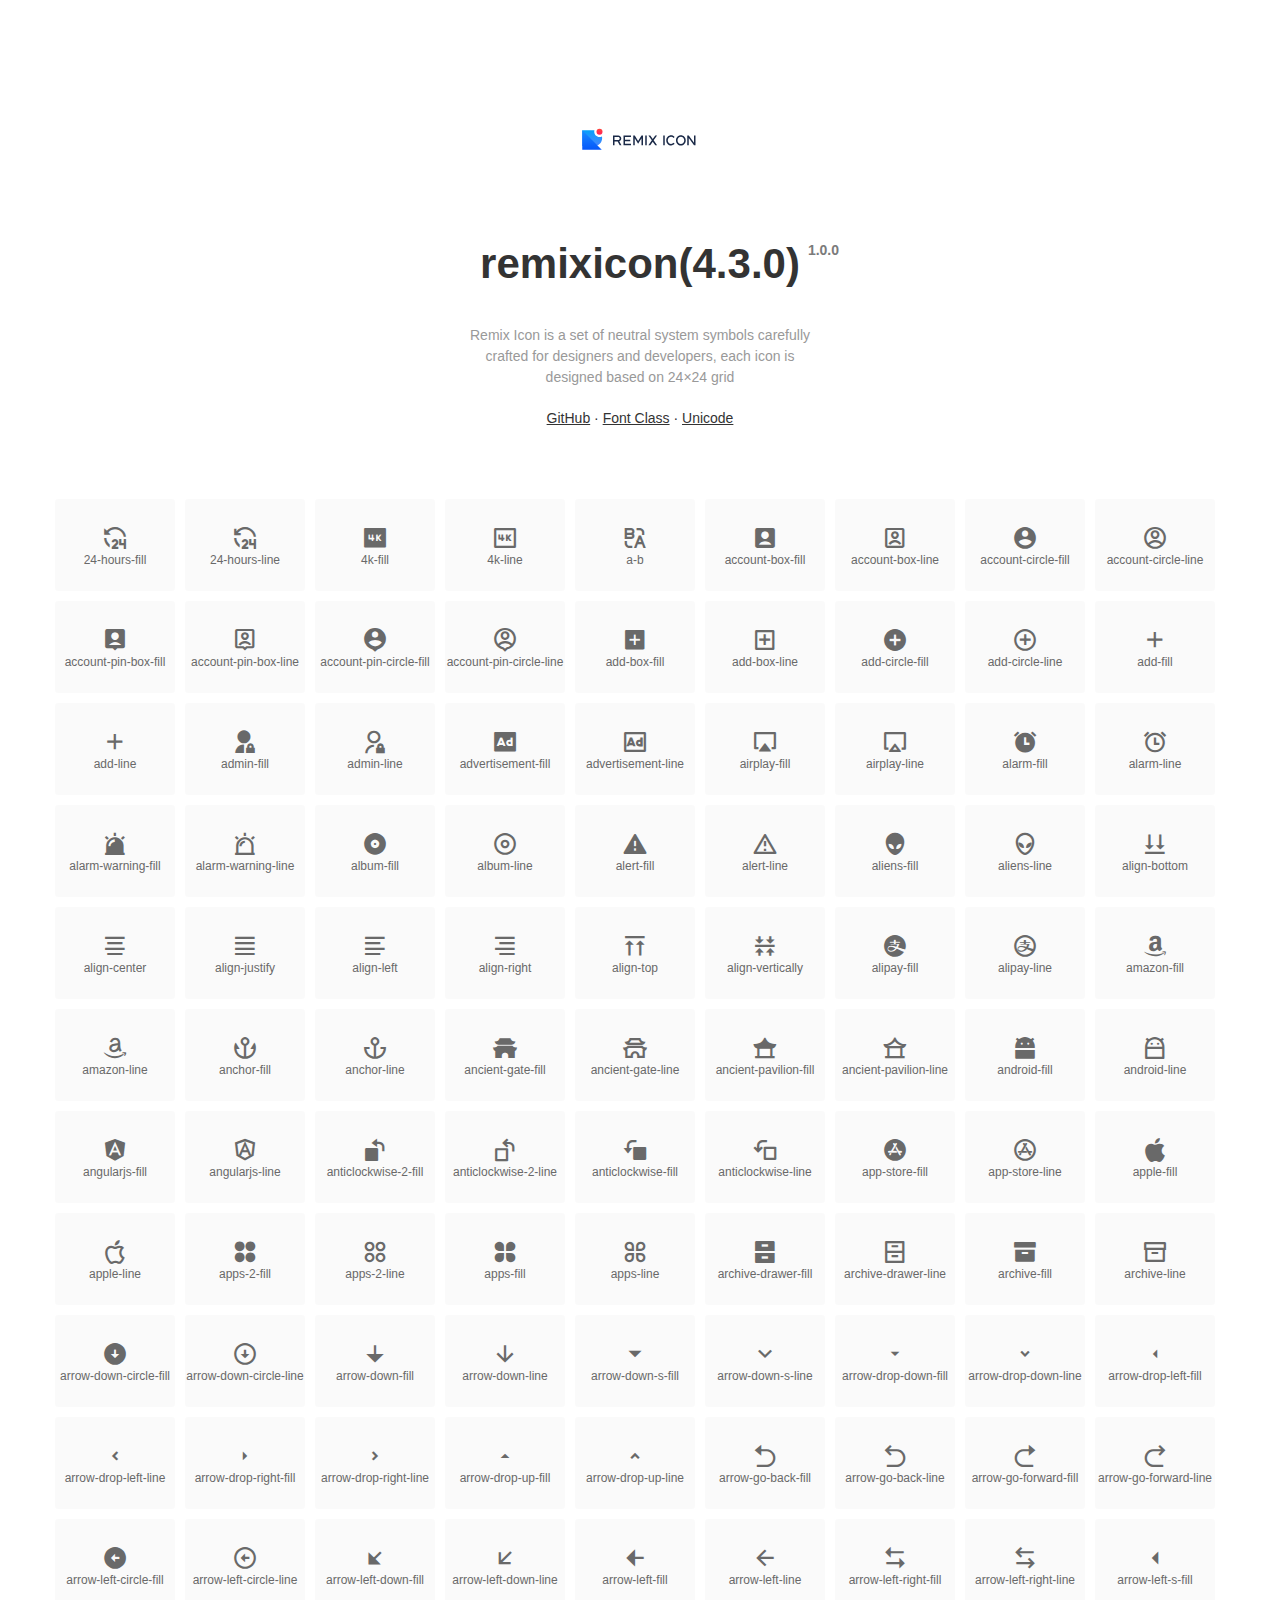
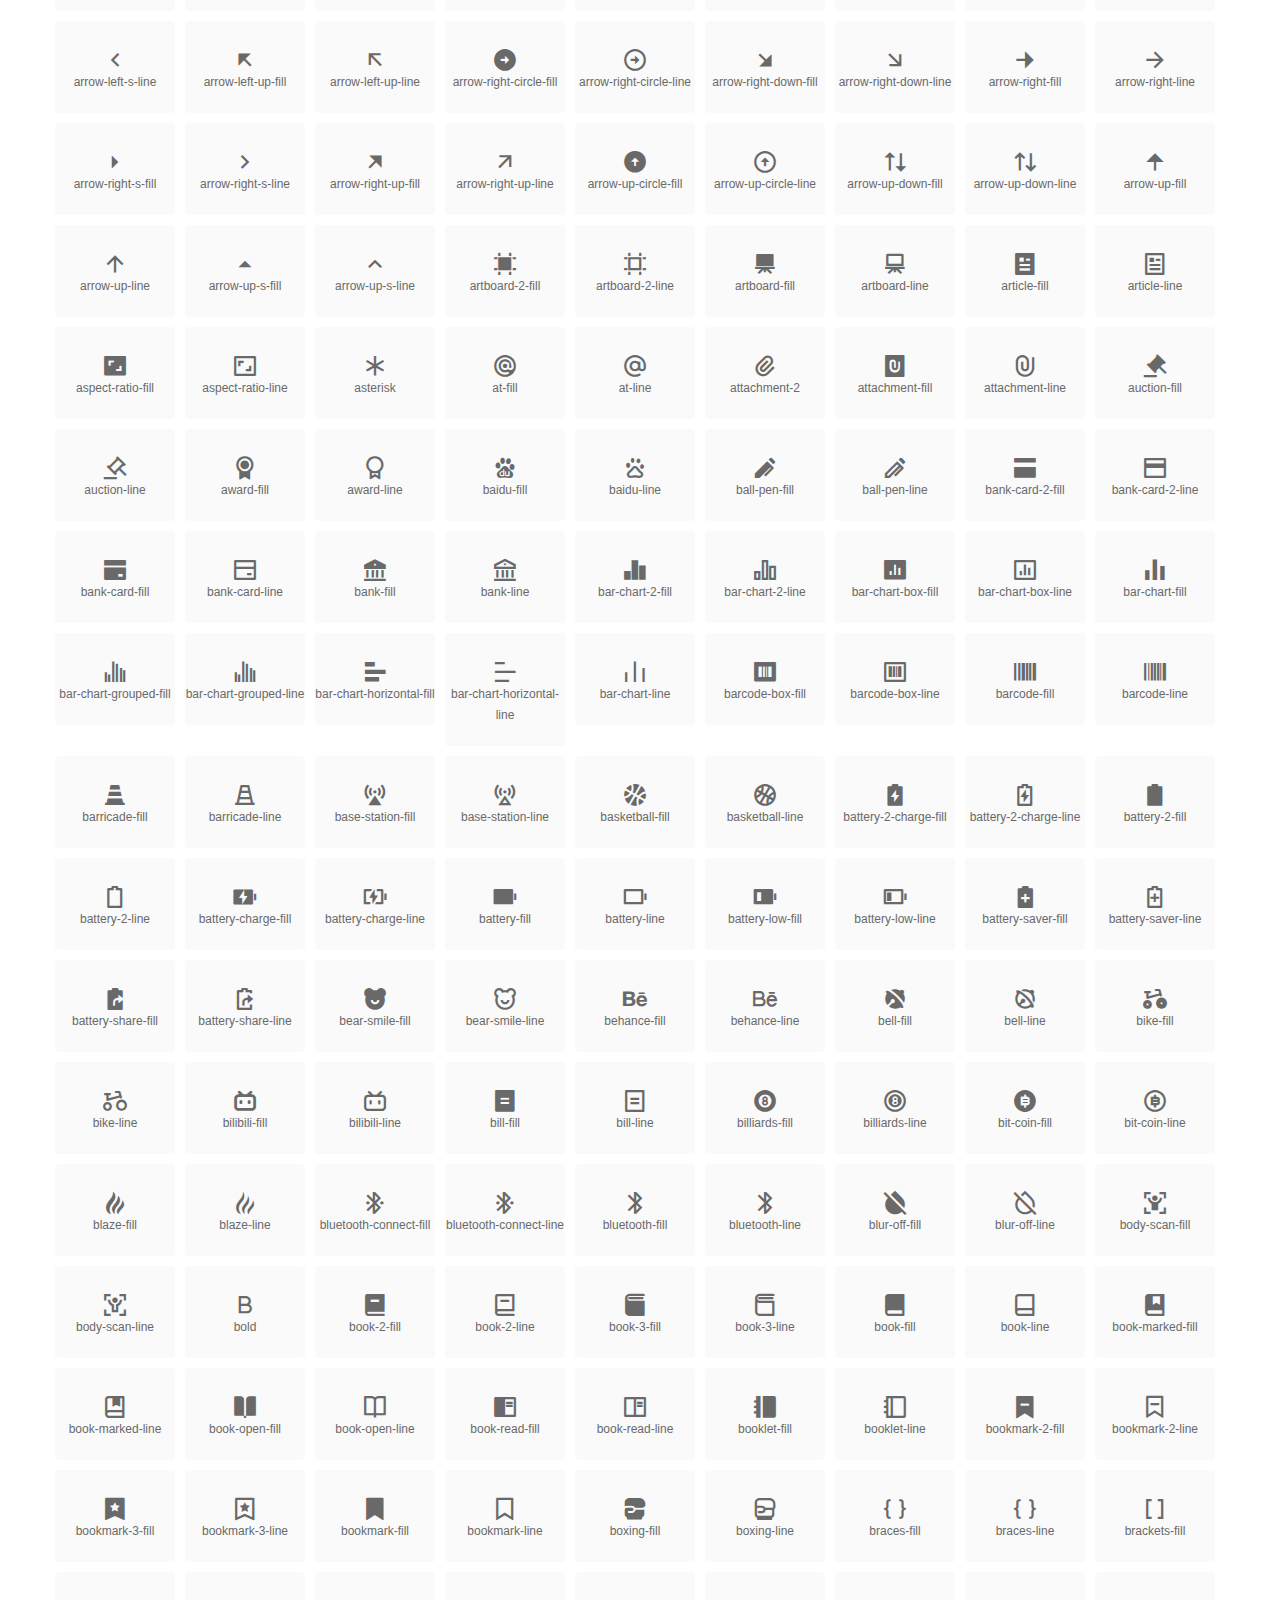
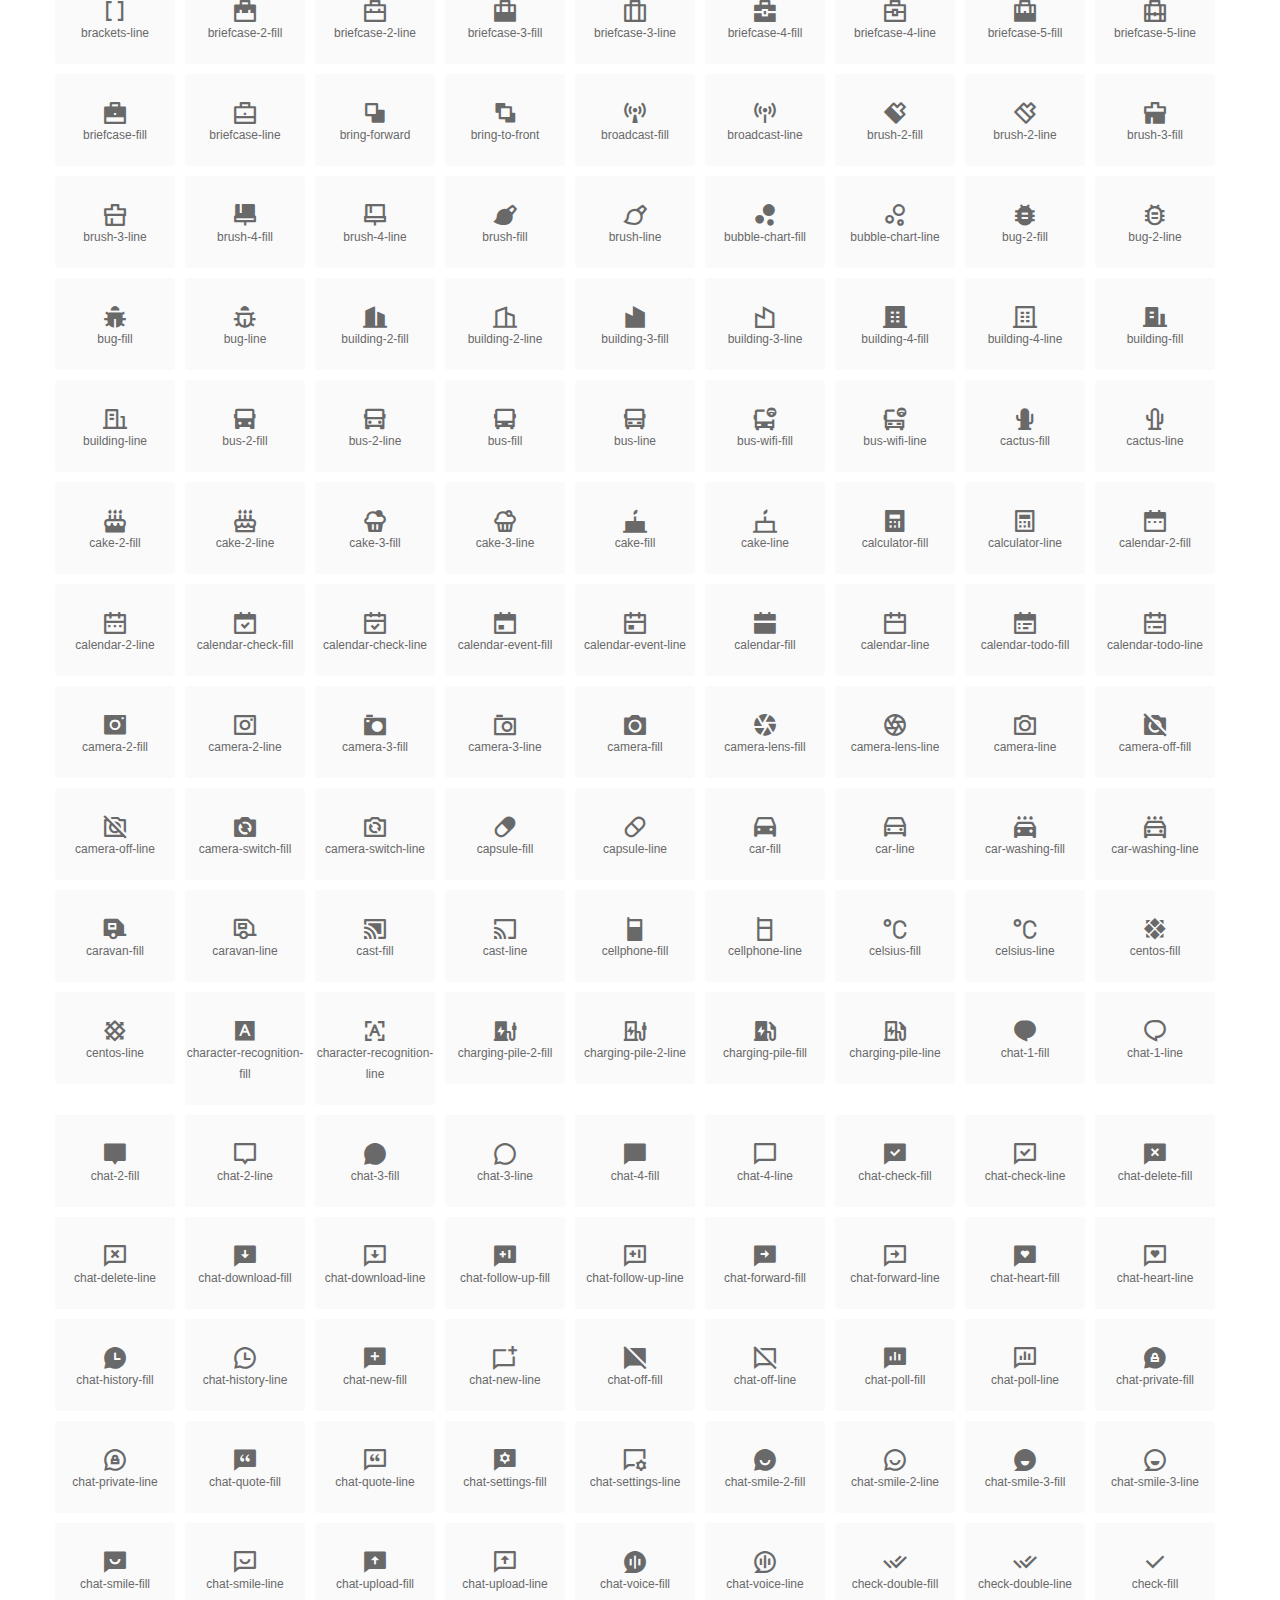
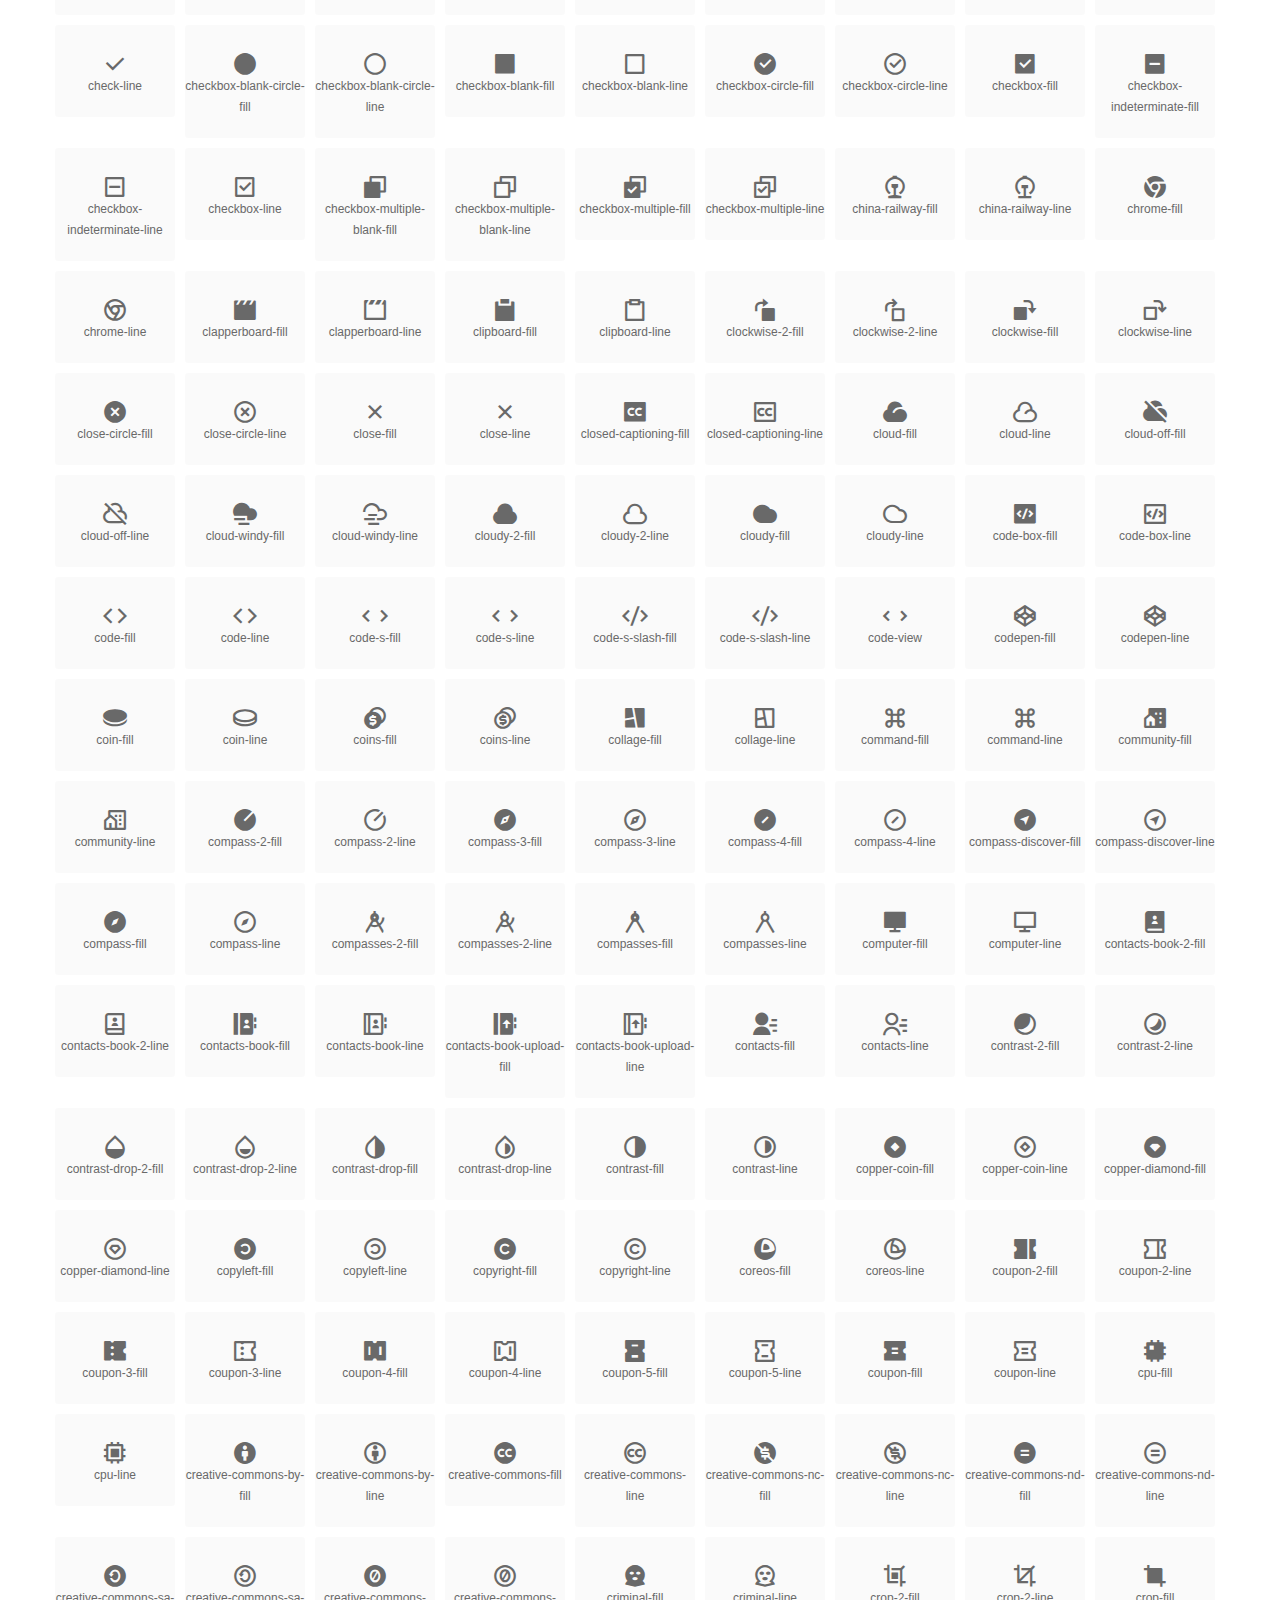
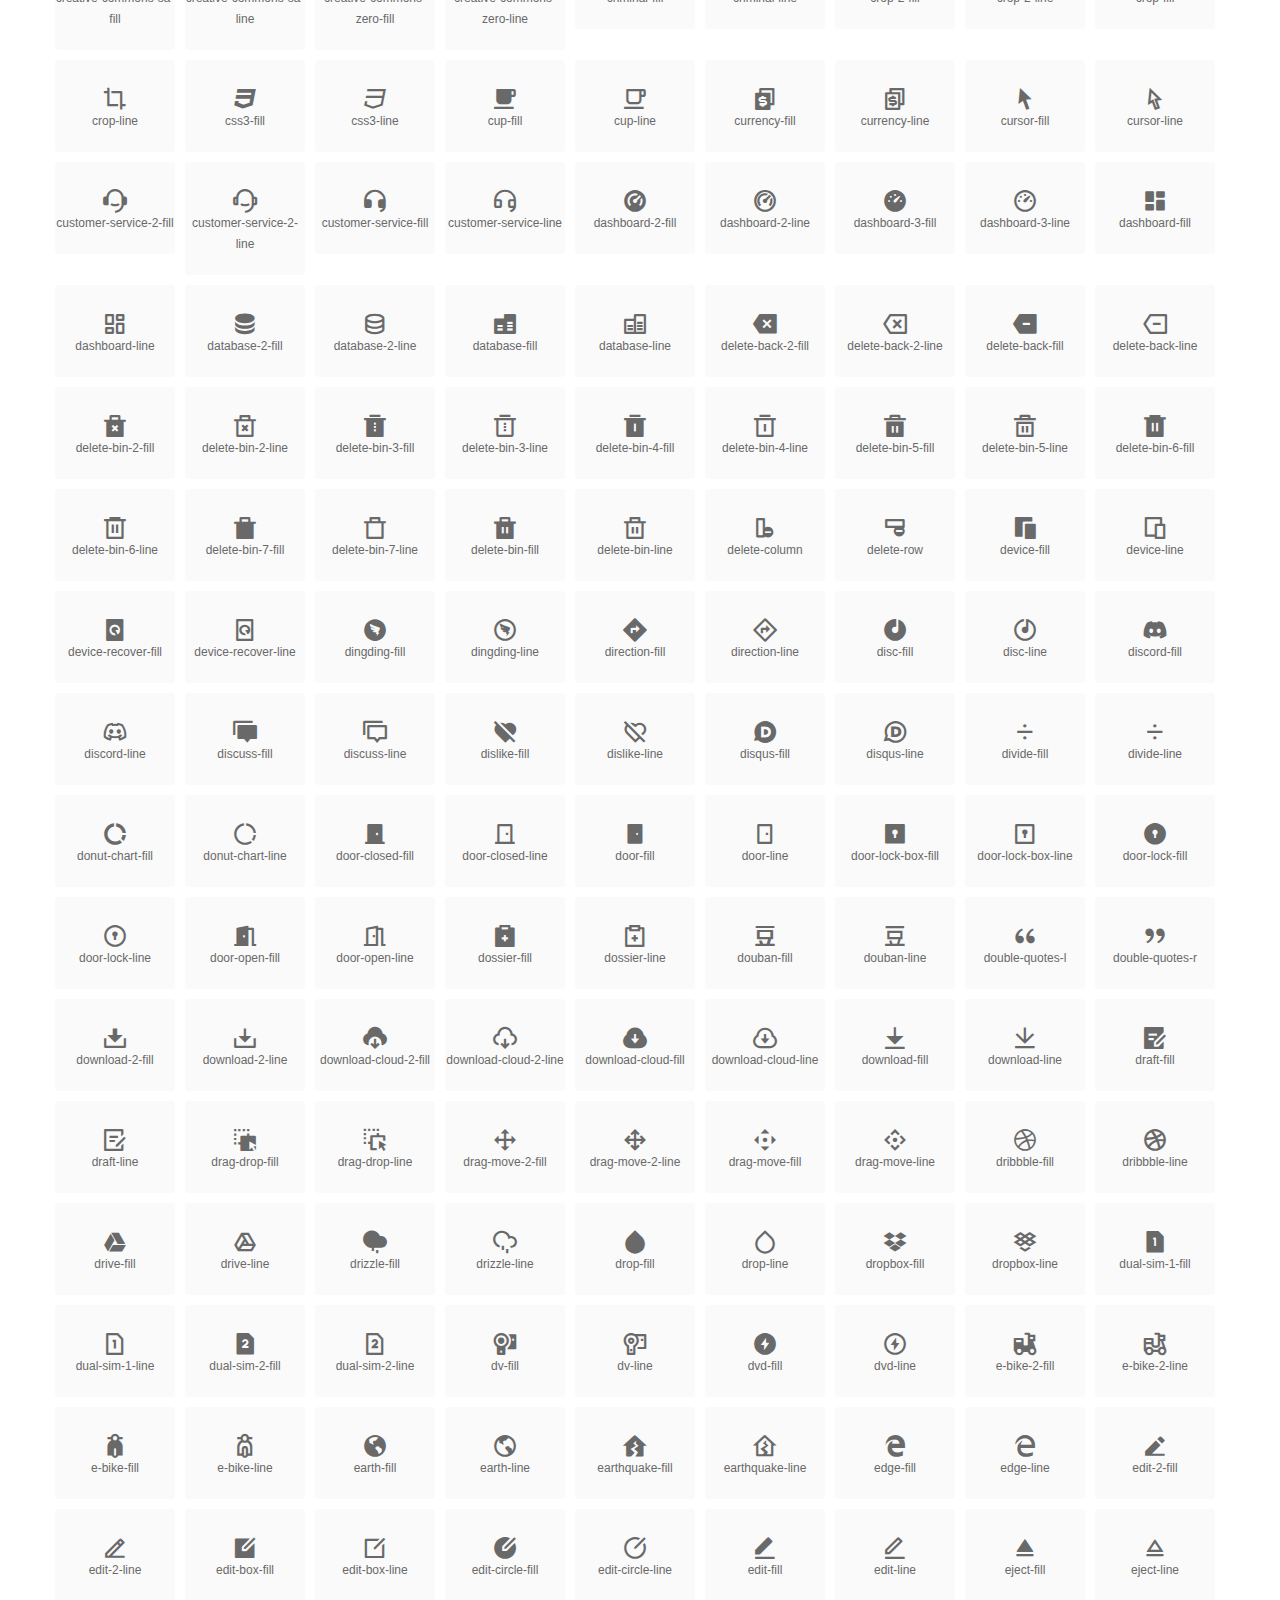
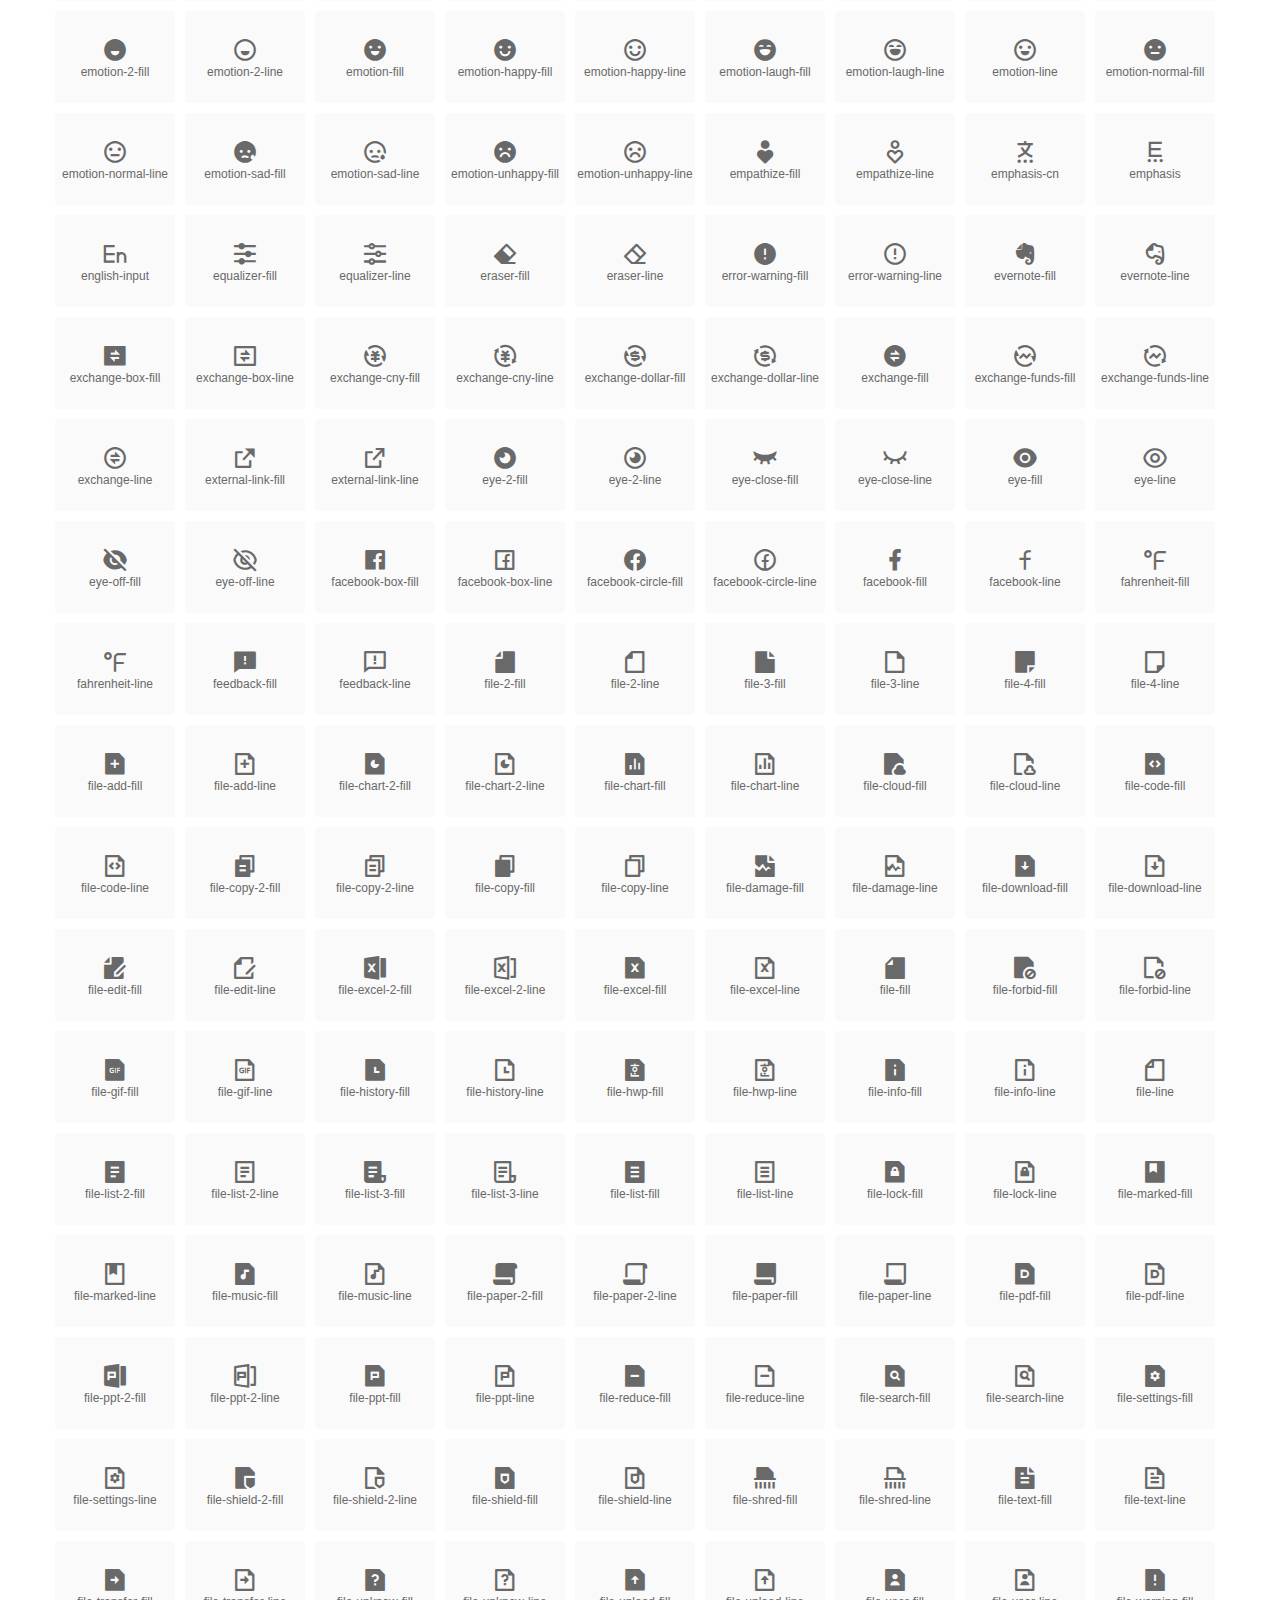
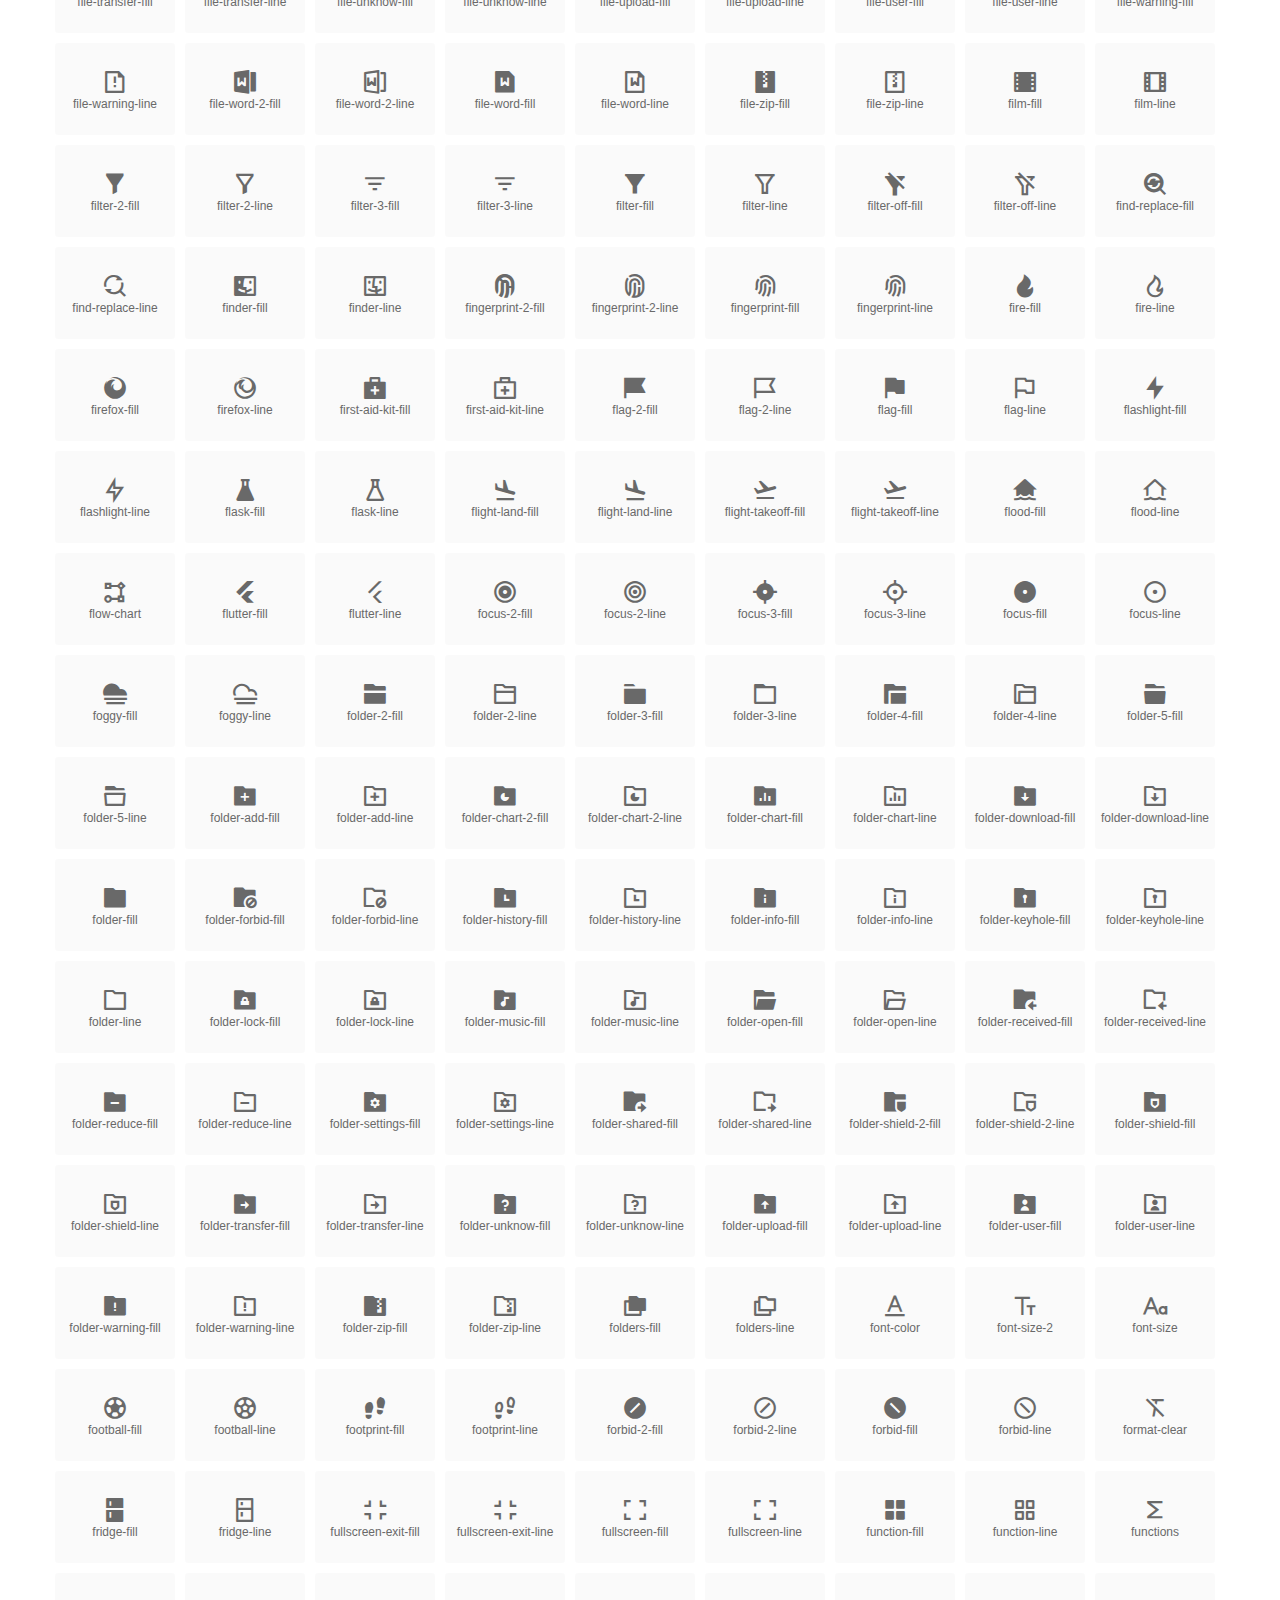
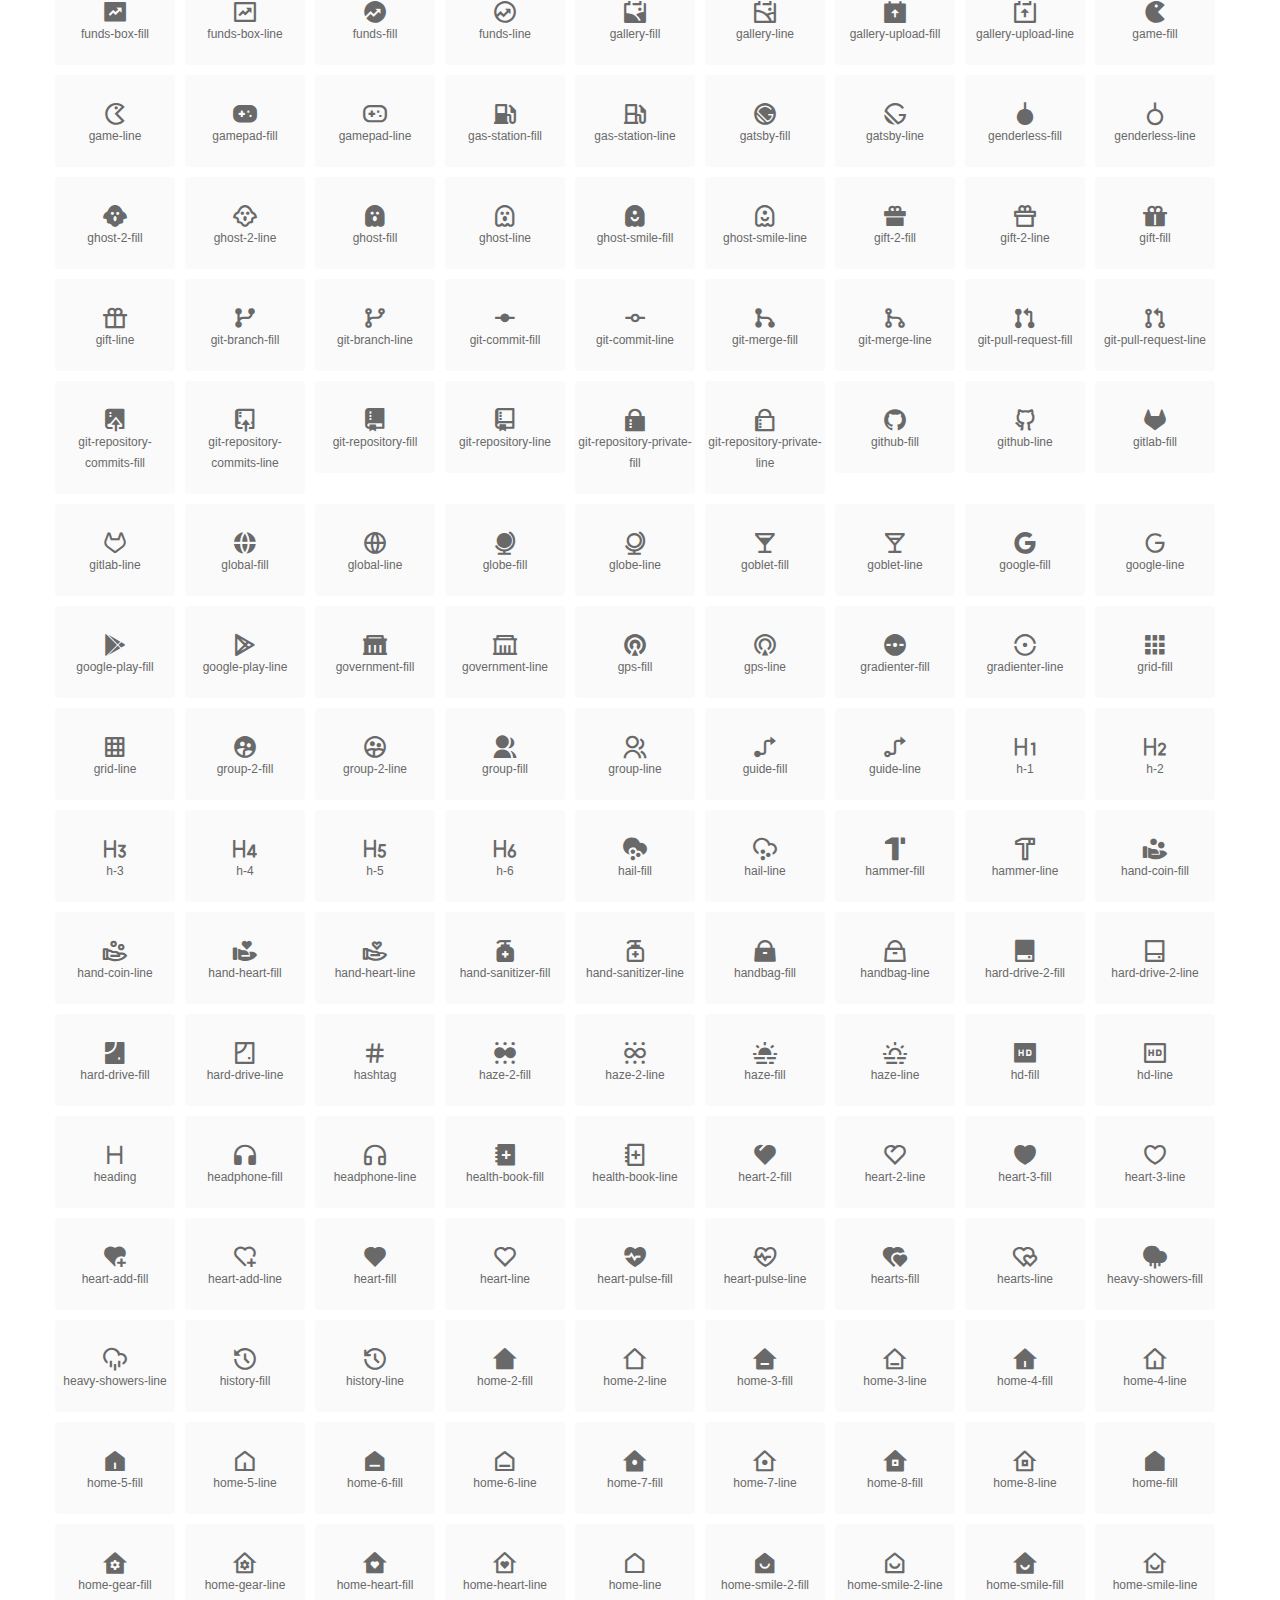
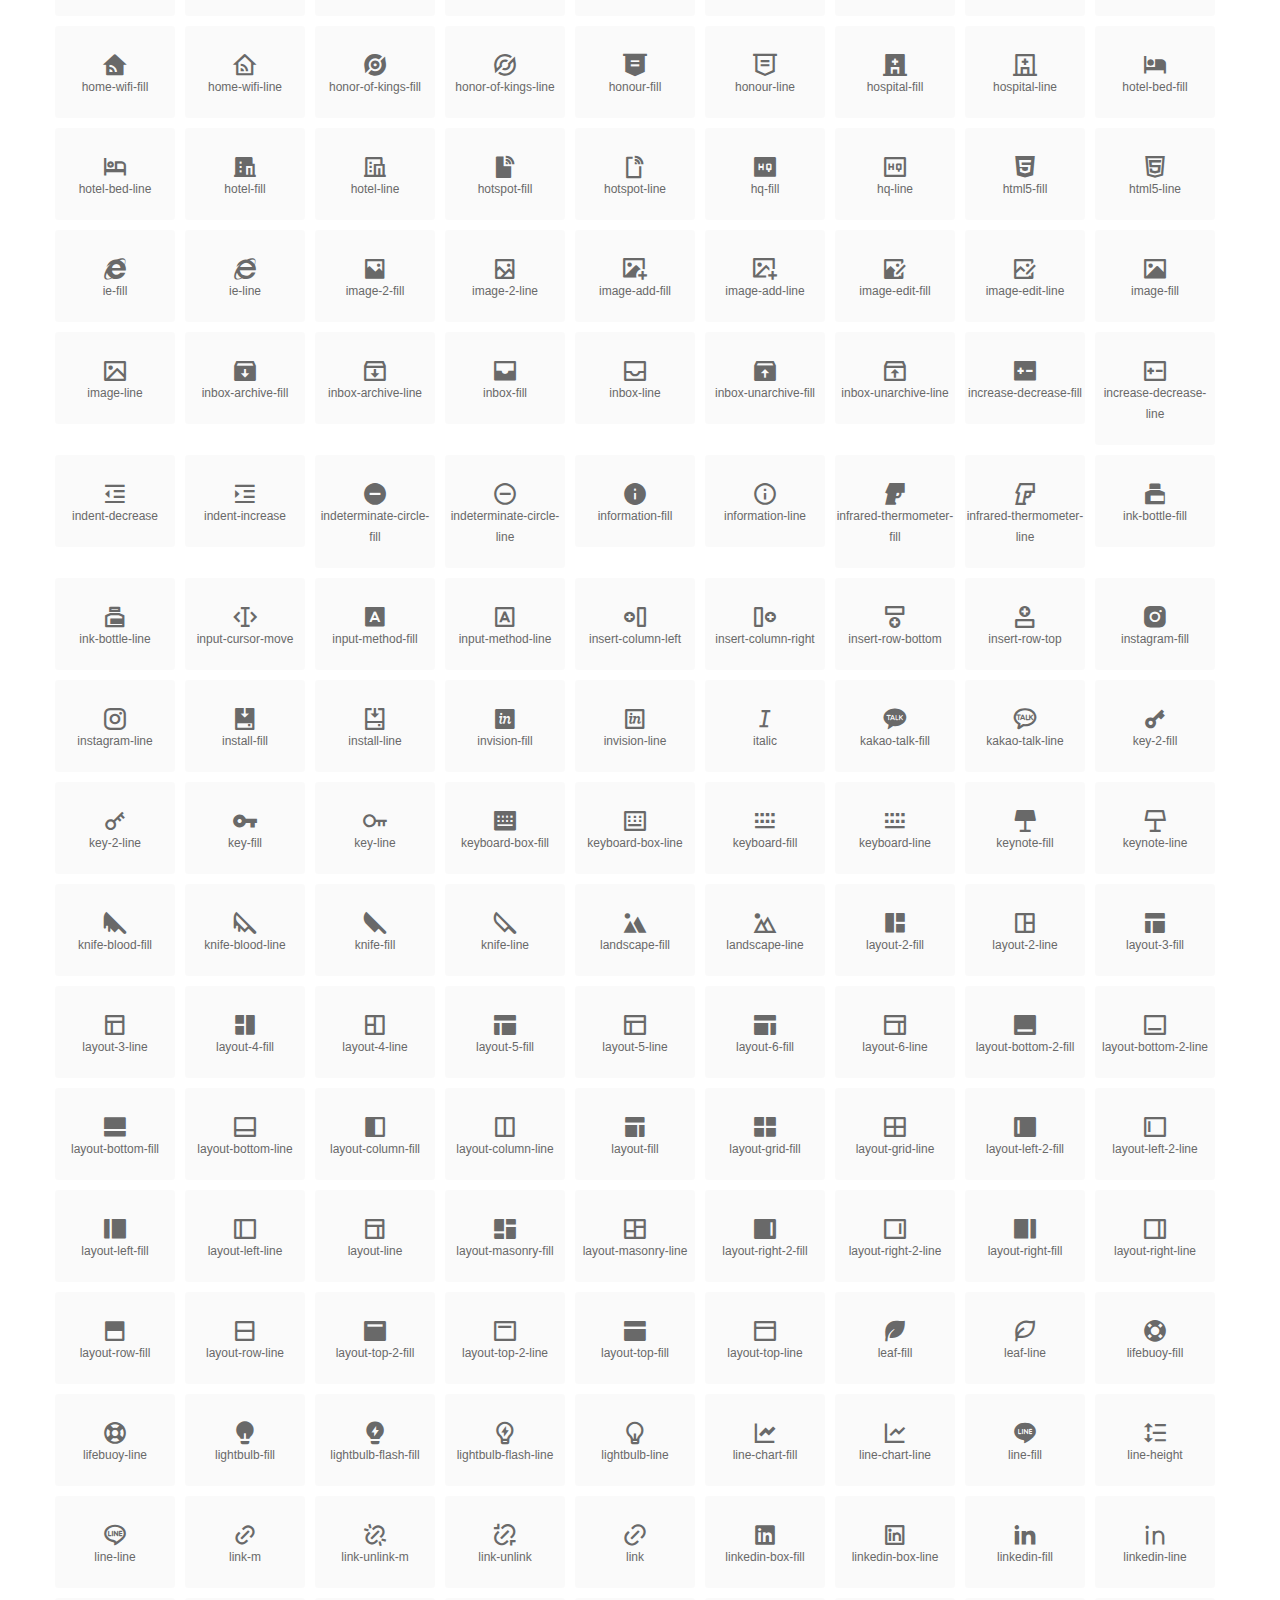
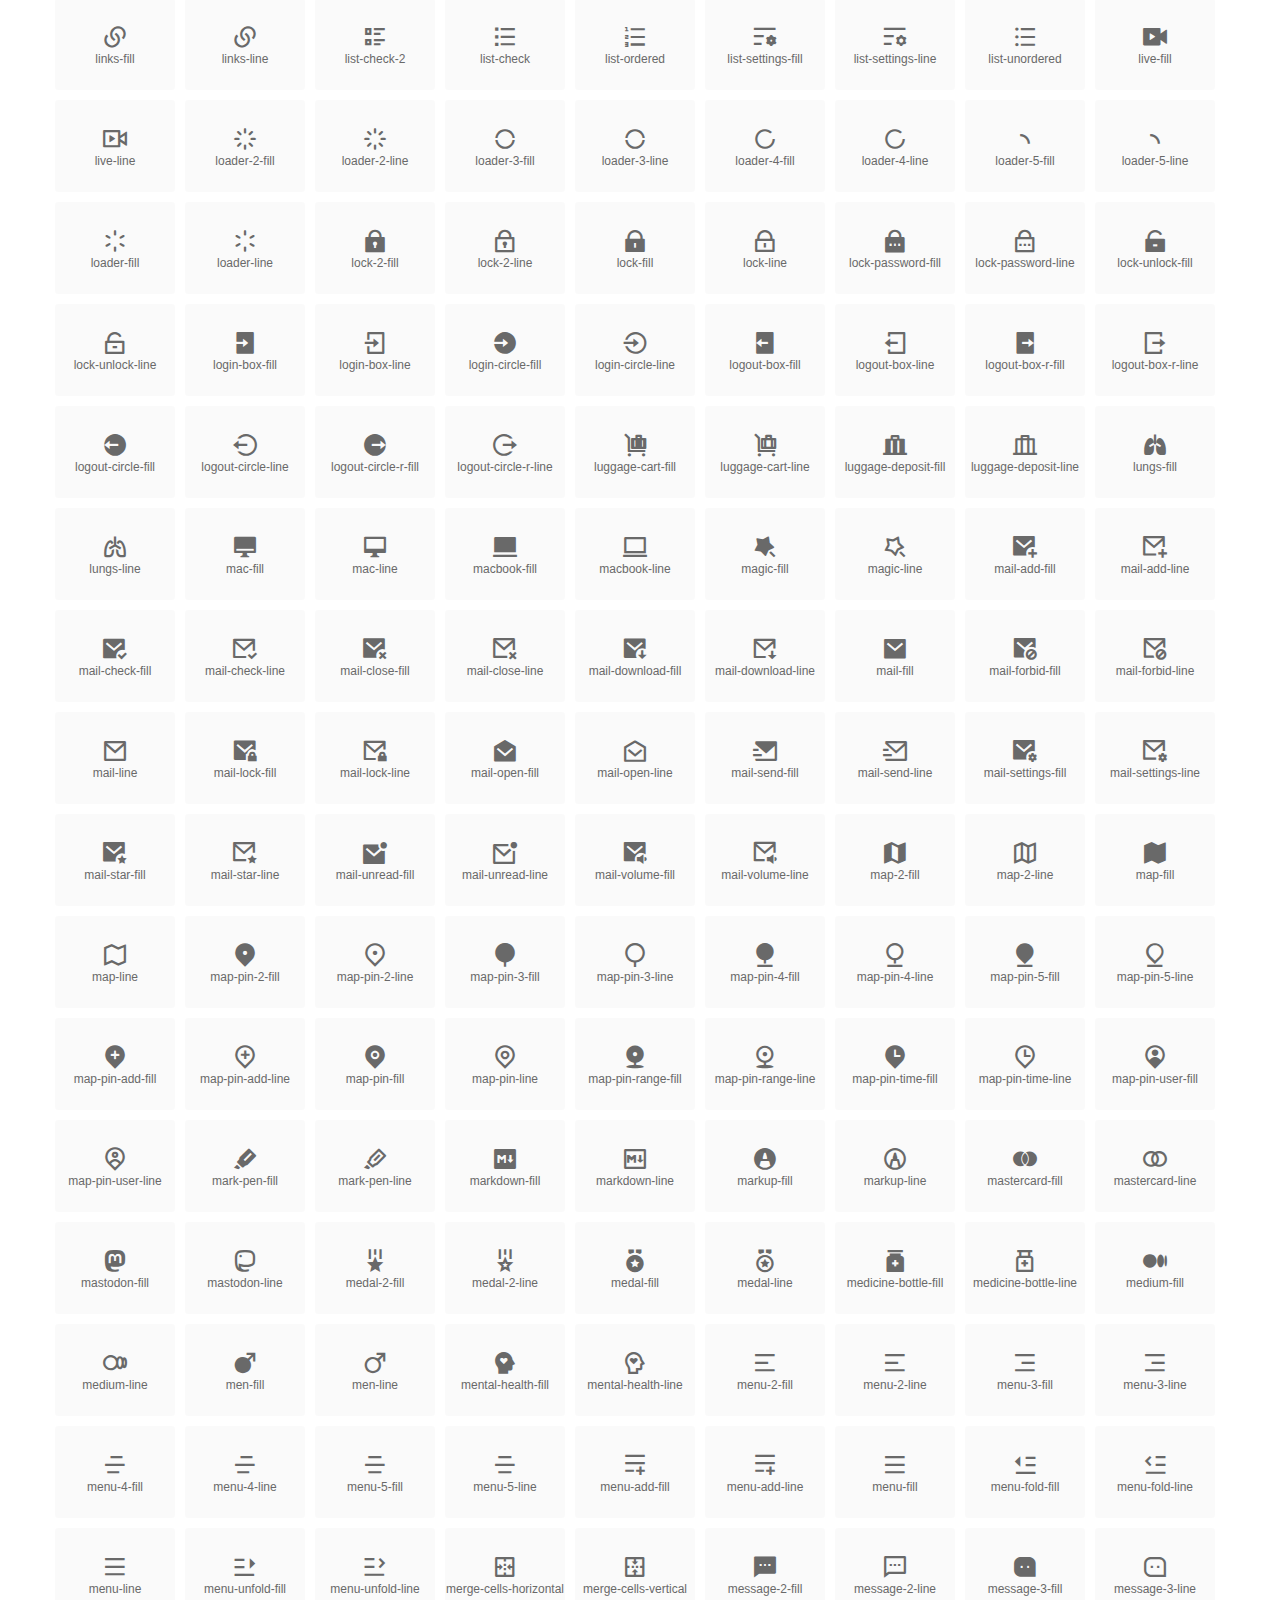
<file: project-admin-panel/fonts/remixicon/index.html>
<!DOCTYPE html>
<html lang="en">
<head>
  <meta charset="UTF-8">
  <title>remixicon(4.3.0)</title>
  <meta name="viewport" content="width=device-width,minimum-scale=1.0,maximum-scale=1.0,user-scalable=no">
   
  <meta name="description" content="Remix Icon is a set of neutral system symbols carefully crafted for designers and developers, each icon is designed based on 24×24 grid">
   
  <meta name="keywords" content="remixicon,TTF,EOT,WOFF,WOFF2,SVG">
  
  
  
  <link rel="stylesheet" href="remixicon.css" />
  
  <style>
    *{margin: 0;padding: 0;list-style: none;}
    body { color: #696969; font: 12px/1.5 tahoma, arial, \5b8b\4f53, sans-serif; }
    a { color: #333; text-decoration: underline; }
    a:hover { color: rgb(9, 73, 209); }
    .header { color: #333; text-align: center; padding: 80px 0 60px 0; min-height: 153px; font-size: 14px; }
    .header .logo svg { height: 120px; width: 120px; }
    .header h1 { font-size: 42px; padding: 26px 0 10px 0; }
    .header sup {font-size: 14px; margin: 8px 0 0 8px; position: absolute; color: #7b7b7b; }
    .info {
      color: #999;
      font-weight: normal;
      max-width: 346px;
      margin: 0 auto;
      padding: 20px 0;
      font-size: 14px;
    }

    .icons { max-width: 1190px; margin: 0 auto; }
    .icons ul { text-align: center; }
    .icons ul li {
      vertical-align: top;
      width: 120px;
      display: inline-block;
      text-align: center;
      background-color: rgba(0,0,0,.02);
      border-radius: 3px;
      padding: 29px 0 10px 0;
      margin-right: 10px;
      margin-top: 10px;
      transition: all 0.6s ease;
    }
    .icons ul li:hover { background-color: rgba(0,0,0,.06); }
    .icons ul li:hover span { color: #3c75e4; opacity: 1; }
    .icons ul li .unicode { color: #8c8c8c; opacity: 0.3; }
    .icons ul li h4 {
      font-weight: normal;
      padding: 10px 0 5px 0;
      display: block;
      color: #8c8c8c;
      font-size: 14px;
      line-height: 12px;
      opacity: 0.8;
    }
    .icons ul li:hover h4 { opacity: 1; }
    .icons ul li svg { width: 24px; height: 24px; }
    .icons ul li:hover { color: #3c75e4; }
    .footer { text-align: center; padding: 10px 0 90px 0; }
    .footer a { text-align: center; padding: 10px 0 90px 0; color: #696969;}
    .footer a:hover { color: #0949d1; }
    .links { text-align: center; padding: 50px 0 0 0; font-size: 14px; }
    
    .icons ul li.class-icon { font-size: 21px; line-height: 21px; padding-bottom: 20px; }
    .icons ul li.class-icon p{ font-size: 12px; }
    .icons ul li.class-icon [class^="ri-"]{ font-size: 26px; }
    
    
    
  </style>
  
</head>

<body>
  
  <div class="header">
    
    <div class="logo">
      <a href="./"><svg width="160" height="32" viewBox="0 0 160 32" fill="none" xmlns="http://www.w3.org/2000/svg">
<path d="M121.5 9.80005C123.33 9.80005 124.984 10.5797 126.165 11.8344L124.75 13.2496C123.929 12.3549 122.773 11.8 121.5 11.8C119.029 11.8 117 13.891 117 16.5C117 19.1091 119.029 21.2 121.5 21.2C122.773 21.2 123.929 20.6452 124.75 19.7505L126.165 21.1657C124.984 22.4204 123.33 23.2 121.5 23.2C117.91 23.2 115 20.2004 115 16.5C115 12.7997 117.91 9.80005 121.5 9.80005Z" fill="#1A2947"/>
<path d="M113 10V23H111V10H113Z" fill="#1A2947"/>
<path d="M154 23V9.99988H152L152 19.6019L144.997 9.99988L143 10.0039V23H145L145 13.3969L152 23H154Z" fill="#1A2947"/>
<path d="M68 10V12H60V15.5H67V17.5H60V21H68V23H58V10H68Z" fill="#1A2947"/>
<path d="M82 10L77.4999 17.201L73 10H71V23H73V13.775L77.4999 20.975L82 13.773V23H84V10H82Z" fill="#1A2947"/>
<path d="M89 10V23H87V10H89Z" fill="#1A2947"/>
<path d="M96.9999 14.7565L93.6689 9.99951H91.2279L95.7789 16.4995L91.2289 22.9995H93.6689L96.9999 18.2435L100.33 22.9995H102.772L98.2209 16.4995L102.773 9.99951H100.33L96.9999 14.7565Z" fill="#1A2947"/>
<path fill-rule="evenodd" clip-rule="evenodd" d="M141 16.5C141 12.7997 138.09 9.80005 134.5 9.80005C130.91 9.80005 128 12.7997 128 16.5C128 20.2004 130.91 23.2 134.5 23.2C138.09 23.2 141 20.2004 141 16.5ZM130 16.5C130 13.891 132.029 11.8 134.5 11.8C136.971 11.8 139 13.891 139 16.5C139 19.1091 136.971 21.2 134.5 21.2C132.029 21.2 130 19.1091 130 16.5Z" fill="#1A2947"/>
<path fill-rule="evenodd" clip-rule="evenodd" d="M51 10C53.2091 10 55 11.7909 55 14C55 15.7175 53.9176 17.1821 52.3977 17.749L55.1901 22.999H52.9251L50.267 18H46V23H44V10H51ZM46 11.999V15.999L51 16C52.1046 16 53 15.1046 53 14C53 12.8955 52.1 12 51 12L46 11.999Z" fill="#1A2947"/>
<path fill-rule="evenodd" clip-rule="evenodd" d="M19.2887 3.00389C19.1928 3.0013 19.0965 3 19 3H3V24H19C24.799 24 29.5 19.299 29.5 13.5C29.5 12.7108 29.4129 11.942 29.2479 11.2025C28.2772 11.7119 27.1722 12 26 12C22.134 12 19 8.86599 19 5C19 4.30645 19.1009 3.63646 19.2887 3.00389Z" fill="url(#paint0_linear_960_1054)"/>
<g filter="url(#filter0_b_960_1054)">
<path fill-rule="evenodd" clip-rule="evenodd" d="M3 3L29 29H3V3Z" fill="url(#paint1_linear_960_1054)"/>
</g>
<circle cx="26" cy="5" r="4" fill="url(#paint2_linear_960_1054)"/>
<defs>
<filter id="filter0_b_960_1054" x="-2.43656" y="-2.43656" width="36.8731" height="36.8731" filterUnits="userSpaceOnUse" color-interpolation-filters="sRGB">
<feFlood flood-opacity="0" result="BackgroundImageFix"/>
<feGaussianBlur in="BackgroundImage" stdDeviation="2.71828"/>
<feComposite in2="SourceAlpha" operator="in" result="effect1_backgroundBlur_960_1054"/>
<feBlend mode="normal" in="SourceGraphic" in2="effect1_backgroundBlur_960_1054" result="shape"/>
</filter>
<linearGradient id="paint0_linear_960_1054" x1="3" y1="3" x2="3" y2="24" gradientUnits="userSpaceOnUse">
<stop stop-color="#05A0FA"/>
<stop offset="1" stop-color="#4785FF"/>
</linearGradient>
<linearGradient id="paint1_linear_960_1054" x1="3" y1="3" x2="3" y2="29" gradientUnits="userSpaceOnUse">
<stop stop-color="#1A8CFF"/>
<stop offset="1" stop-color="#0557FA"/>
</linearGradient>
<linearGradient id="paint2_linear_960_1054" x1="22" y1="1" x2="22" y2="9" gradientUnits="userSpaceOnUse">
<stop stop-color="#FF463A"/>
<stop offset="1" stop-color="#FF1F5A"/>
</linearGradient>
</defs>
</svg>
</a>
    </div>
    
    <h1>remixicon(4.3.0)<sup>1.0.0</sup></h1>
    <div class="info">
      Remix Icon is a set of neutral system symbols carefully crafted for designers and developers, each icon is designed based on 24×24 grid
    </div>
    <p>
      
      <a href="https://github.com/Remix-Design/remixicon.git">GitHub</a> · 
      
      <a href="index.html">Font Class</a> · 
      
      <a href="unicode.html">Unicode</a>
      
    </p>
  </div>
  <div class="icons">
    <ul>
      <li class="class-icon"><i class="ri-24-hours-fill"></i><p class="name">24-hours-fill</p></li><li class="class-icon"><i class="ri-24-hours-line"></i><p class="name">24-hours-line</p></li><li class="class-icon"><i class="ri-4k-fill"></i><p class="name">4k-fill</p></li><li class="class-icon"><i class="ri-4k-line"></i><p class="name">4k-line</p></li><li class="class-icon"><i class="ri-a-b"></i><p class="name">a-b</p></li><li class="class-icon"><i class="ri-account-box-fill"></i><p class="name">account-box-fill</p></li><li class="class-icon"><i class="ri-account-box-line"></i><p class="name">account-box-line</p></li><li class="class-icon"><i class="ri-account-circle-fill"></i><p class="name">account-circle-fill</p></li><li class="class-icon"><i class="ri-account-circle-line"></i><p class="name">account-circle-line</p></li><li class="class-icon"><i class="ri-account-pin-box-fill"></i><p class="name">account-pin-box-fill</p></li><li class="class-icon"><i class="ri-account-pin-box-line"></i><p class="name">account-pin-box-line</p></li><li class="class-icon"><i class="ri-account-pin-circle-fill"></i><p class="name">account-pin-circle-fill</p></li><li class="class-icon"><i class="ri-account-pin-circle-line"></i><p class="name">account-pin-circle-line</p></li><li class="class-icon"><i class="ri-add-box-fill"></i><p class="name">add-box-fill</p></li><li class="class-icon"><i class="ri-add-box-line"></i><p class="name">add-box-line</p></li><li class="class-icon"><i class="ri-add-circle-fill"></i><p class="name">add-circle-fill</p></li><li class="class-icon"><i class="ri-add-circle-line"></i><p class="name">add-circle-line</p></li><li class="class-icon"><i class="ri-add-fill"></i><p class="name">add-fill</p></li><li class="class-icon"><i class="ri-add-line"></i><p class="name">add-line</p></li><li class="class-icon"><i class="ri-admin-fill"></i><p class="name">admin-fill</p></li><li class="class-icon"><i class="ri-admin-line"></i><p class="name">admin-line</p></li><li class="class-icon"><i class="ri-advertisement-fill"></i><p class="name">advertisement-fill</p></li><li class="class-icon"><i class="ri-advertisement-line"></i><p class="name">advertisement-line</p></li><li class="class-icon"><i class="ri-airplay-fill"></i><p class="name">airplay-fill</p></li><li class="class-icon"><i class="ri-airplay-line"></i><p class="name">airplay-line</p></li><li class="class-icon"><i class="ri-alarm-fill"></i><p class="name">alarm-fill</p></li><li class="class-icon"><i class="ri-alarm-line"></i><p class="name">alarm-line</p></li><li class="class-icon"><i class="ri-alarm-warning-fill"></i><p class="name">alarm-warning-fill</p></li><li class="class-icon"><i class="ri-alarm-warning-line"></i><p class="name">alarm-warning-line</p></li><li class="class-icon"><i class="ri-album-fill"></i><p class="name">album-fill</p></li><li class="class-icon"><i class="ri-album-line"></i><p class="name">album-line</p></li><li class="class-icon"><i class="ri-alert-fill"></i><p class="name">alert-fill</p></li><li class="class-icon"><i class="ri-alert-line"></i><p class="name">alert-line</p></li><li class="class-icon"><i class="ri-aliens-fill"></i><p class="name">aliens-fill</p></li><li class="class-icon"><i class="ri-aliens-line"></i><p class="name">aliens-line</p></li><li class="class-icon"><i class="ri-align-bottom"></i><p class="name">align-bottom</p></li><li class="class-icon"><i class="ri-align-center"></i><p class="name">align-center</p></li><li class="class-icon"><i class="ri-align-justify"></i><p class="name">align-justify</p></li><li class="class-icon"><i class="ri-align-left"></i><p class="name">align-left</p></li><li class="class-icon"><i class="ri-align-right"></i><p class="name">align-right</p></li><li class="class-icon"><i class="ri-align-top"></i><p class="name">align-top</p></li><li class="class-icon"><i class="ri-align-vertically"></i><p class="name">align-vertically</p></li><li class="class-icon"><i class="ri-alipay-fill"></i><p class="name">alipay-fill</p></li><li class="class-icon"><i class="ri-alipay-line"></i><p class="name">alipay-line</p></li><li class="class-icon"><i class="ri-amazon-fill"></i><p class="name">amazon-fill</p></li><li class="class-icon"><i class="ri-amazon-line"></i><p class="name">amazon-line</p></li><li class="class-icon"><i class="ri-anchor-fill"></i><p class="name">anchor-fill</p></li><li class="class-icon"><i class="ri-anchor-line"></i><p class="name">anchor-line</p></li><li class="class-icon"><i class="ri-ancient-gate-fill"></i><p class="name">ancient-gate-fill</p></li><li class="class-icon"><i class="ri-ancient-gate-line"></i><p class="name">ancient-gate-line</p></li><li class="class-icon"><i class="ri-ancient-pavilion-fill"></i><p class="name">ancient-pavilion-fill</p></li><li class="class-icon"><i class="ri-ancient-pavilion-line"></i><p class="name">ancient-pavilion-line</p></li><li class="class-icon"><i class="ri-android-fill"></i><p class="name">android-fill</p></li><li class="class-icon"><i class="ri-android-line"></i><p class="name">android-line</p></li><li class="class-icon"><i class="ri-angularjs-fill"></i><p class="name">angularjs-fill</p></li><li class="class-icon"><i class="ri-angularjs-line"></i><p class="name">angularjs-line</p></li><li class="class-icon"><i class="ri-anticlockwise-2-fill"></i><p class="name">anticlockwise-2-fill</p></li><li class="class-icon"><i class="ri-anticlockwise-2-line"></i><p class="name">anticlockwise-2-line</p></li><li class="class-icon"><i class="ri-anticlockwise-fill"></i><p class="name">anticlockwise-fill</p></li><li class="class-icon"><i class="ri-anticlockwise-line"></i><p class="name">anticlockwise-line</p></li><li class="class-icon"><i class="ri-app-store-fill"></i><p class="name">app-store-fill</p></li><li class="class-icon"><i class="ri-app-store-line"></i><p class="name">app-store-line</p></li><li class="class-icon"><i class="ri-apple-fill"></i><p class="name">apple-fill</p></li><li class="class-icon"><i class="ri-apple-line"></i><p class="name">apple-line</p></li><li class="class-icon"><i class="ri-apps-2-fill"></i><p class="name">apps-2-fill</p></li><li class="class-icon"><i class="ri-apps-2-line"></i><p class="name">apps-2-line</p></li><li class="class-icon"><i class="ri-apps-fill"></i><p class="name">apps-fill</p></li><li class="class-icon"><i class="ri-apps-line"></i><p class="name">apps-line</p></li><li class="class-icon"><i class="ri-archive-drawer-fill"></i><p class="name">archive-drawer-fill</p></li><li class="class-icon"><i class="ri-archive-drawer-line"></i><p class="name">archive-drawer-line</p></li><li class="class-icon"><i class="ri-archive-fill"></i><p class="name">archive-fill</p></li><li class="class-icon"><i class="ri-archive-line"></i><p class="name">archive-line</p></li><li class="class-icon"><i class="ri-arrow-down-circle-fill"></i><p class="name">arrow-down-circle-fill</p></li><li class="class-icon"><i class="ri-arrow-down-circle-line"></i><p class="name">arrow-down-circle-line</p></li><li class="class-icon"><i class="ri-arrow-down-fill"></i><p class="name">arrow-down-fill</p></li><li class="class-icon"><i class="ri-arrow-down-line"></i><p class="name">arrow-down-line</p></li><li class="class-icon"><i class="ri-arrow-down-s-fill"></i><p class="name">arrow-down-s-fill</p></li><li class="class-icon"><i class="ri-arrow-down-s-line"></i><p class="name">arrow-down-s-line</p></li><li class="class-icon"><i class="ri-arrow-drop-down-fill"></i><p class="name">arrow-drop-down-fill</p></li><li class="class-icon"><i class="ri-arrow-drop-down-line"></i><p class="name">arrow-drop-down-line</p></li><li class="class-icon"><i class="ri-arrow-drop-left-fill"></i><p class="name">arrow-drop-left-fill</p></li><li class="class-icon"><i class="ri-arrow-drop-left-line"></i><p class="name">arrow-drop-left-line</p></li><li class="class-icon"><i class="ri-arrow-drop-right-fill"></i><p class="name">arrow-drop-right-fill</p></li><li class="class-icon"><i class="ri-arrow-drop-right-line"></i><p class="name">arrow-drop-right-line</p></li><li class="class-icon"><i class="ri-arrow-drop-up-fill"></i><p class="name">arrow-drop-up-fill</p></li><li class="class-icon"><i class="ri-arrow-drop-up-line"></i><p class="name">arrow-drop-up-line</p></li><li class="class-icon"><i class="ri-arrow-go-back-fill"></i><p class="name">arrow-go-back-fill</p></li><li class="class-icon"><i class="ri-arrow-go-back-line"></i><p class="name">arrow-go-back-line</p></li><li class="class-icon"><i class="ri-arrow-go-forward-fill"></i><p class="name">arrow-go-forward-fill</p></li><li class="class-icon"><i class="ri-arrow-go-forward-line"></i><p class="name">arrow-go-forward-line</p></li><li class="class-icon"><i class="ri-arrow-left-circle-fill"></i><p class="name">arrow-left-circle-fill</p></li><li class="class-icon"><i class="ri-arrow-left-circle-line"></i><p class="name">arrow-left-circle-line</p></li><li class="class-icon"><i class="ri-arrow-left-down-fill"></i><p class="name">arrow-left-down-fill</p></li><li class="class-icon"><i class="ri-arrow-left-down-line"></i><p class="name">arrow-left-down-line</p></li><li class="class-icon"><i class="ri-arrow-left-fill"></i><p class="name">arrow-left-fill</p></li><li class="class-icon"><i class="ri-arrow-left-line"></i><p class="name">arrow-left-line</p></li><li class="class-icon"><i class="ri-arrow-left-right-fill"></i><p class="name">arrow-left-right-fill</p></li><li class="class-icon"><i class="ri-arrow-left-right-line"></i><p class="name">arrow-left-right-line</p></li><li class="class-icon"><i class="ri-arrow-left-s-fill"></i><p class="name">arrow-left-s-fill</p></li><li class="class-icon"><i class="ri-arrow-left-s-line"></i><p class="name">arrow-left-s-line</p></li><li class="class-icon"><i class="ri-arrow-left-up-fill"></i><p class="name">arrow-left-up-fill</p></li><li class="class-icon"><i class="ri-arrow-left-up-line"></i><p class="name">arrow-left-up-line</p></li><li class="class-icon"><i class="ri-arrow-right-circle-fill"></i><p class="name">arrow-right-circle-fill</p></li><li class="class-icon"><i class="ri-arrow-right-circle-line"></i><p class="name">arrow-right-circle-line</p></li><li class="class-icon"><i class="ri-arrow-right-down-fill"></i><p class="name">arrow-right-down-fill</p></li><li class="class-icon"><i class="ri-arrow-right-down-line"></i><p class="name">arrow-right-down-line</p></li><li class="class-icon"><i class="ri-arrow-right-fill"></i><p class="name">arrow-right-fill</p></li><li class="class-icon"><i class="ri-arrow-right-line"></i><p class="name">arrow-right-line</p></li><li class="class-icon"><i class="ri-arrow-right-s-fill"></i><p class="name">arrow-right-s-fill</p></li><li class="class-icon"><i class="ri-arrow-right-s-line"></i><p class="name">arrow-right-s-line</p></li><li class="class-icon"><i class="ri-arrow-right-up-fill"></i><p class="name">arrow-right-up-fill</p></li><li class="class-icon"><i class="ri-arrow-right-up-line"></i><p class="name">arrow-right-up-line</p></li><li class="class-icon"><i class="ri-arrow-up-circle-fill"></i><p class="name">arrow-up-circle-fill</p></li><li class="class-icon"><i class="ri-arrow-up-circle-line"></i><p class="name">arrow-up-circle-line</p></li><li class="class-icon"><i class="ri-arrow-up-down-fill"></i><p class="name">arrow-up-down-fill</p></li><li class="class-icon"><i class="ri-arrow-up-down-line"></i><p class="name">arrow-up-down-line</p></li><li class="class-icon"><i class="ri-arrow-up-fill"></i><p class="name">arrow-up-fill</p></li><li class="class-icon"><i class="ri-arrow-up-line"></i><p class="name">arrow-up-line</p></li><li class="class-icon"><i class="ri-arrow-up-s-fill"></i><p class="name">arrow-up-s-fill</p></li><li class="class-icon"><i class="ri-arrow-up-s-line"></i><p class="name">arrow-up-s-line</p></li><li class="class-icon"><i class="ri-artboard-2-fill"></i><p class="name">artboard-2-fill</p></li><li class="class-icon"><i class="ri-artboard-2-line"></i><p class="name">artboard-2-line</p></li><li class="class-icon"><i class="ri-artboard-fill"></i><p class="name">artboard-fill</p></li><li class="class-icon"><i class="ri-artboard-line"></i><p class="name">artboard-line</p></li><li class="class-icon"><i class="ri-article-fill"></i><p class="name">article-fill</p></li><li class="class-icon"><i class="ri-article-line"></i><p class="name">article-line</p></li><li class="class-icon"><i class="ri-aspect-ratio-fill"></i><p class="name">aspect-ratio-fill</p></li><li class="class-icon"><i class="ri-aspect-ratio-line"></i><p class="name">aspect-ratio-line</p></li><li class="class-icon"><i class="ri-asterisk"></i><p class="name">asterisk</p></li><li class="class-icon"><i class="ri-at-fill"></i><p class="name">at-fill</p></li><li class="class-icon"><i class="ri-at-line"></i><p class="name">at-line</p></li><li class="class-icon"><i class="ri-attachment-2"></i><p class="name">attachment-2</p></li><li class="class-icon"><i class="ri-attachment-fill"></i><p class="name">attachment-fill</p></li><li class="class-icon"><i class="ri-attachment-line"></i><p class="name">attachment-line</p></li><li class="class-icon"><i class="ri-auction-fill"></i><p class="name">auction-fill</p></li><li class="class-icon"><i class="ri-auction-line"></i><p class="name">auction-line</p></li><li class="class-icon"><i class="ri-award-fill"></i><p class="name">award-fill</p></li><li class="class-icon"><i class="ri-award-line"></i><p class="name">award-line</p></li><li class="class-icon"><i class="ri-baidu-fill"></i><p class="name">baidu-fill</p></li><li class="class-icon"><i class="ri-baidu-line"></i><p class="name">baidu-line</p></li><li class="class-icon"><i class="ri-ball-pen-fill"></i><p class="name">ball-pen-fill</p></li><li class="class-icon"><i class="ri-ball-pen-line"></i><p class="name">ball-pen-line</p></li><li class="class-icon"><i class="ri-bank-card-2-fill"></i><p class="name">bank-card-2-fill</p></li><li class="class-icon"><i class="ri-bank-card-2-line"></i><p class="name">bank-card-2-line</p></li><li class="class-icon"><i class="ri-bank-card-fill"></i><p class="name">bank-card-fill</p></li><li class="class-icon"><i class="ri-bank-card-line"></i><p class="name">bank-card-line</p></li><li class="class-icon"><i class="ri-bank-fill"></i><p class="name">bank-fill</p></li><li class="class-icon"><i class="ri-bank-line"></i><p class="name">bank-line</p></li><li class="class-icon"><i class="ri-bar-chart-2-fill"></i><p class="name">bar-chart-2-fill</p></li><li class="class-icon"><i class="ri-bar-chart-2-line"></i><p class="name">bar-chart-2-line</p></li><li class="class-icon"><i class="ri-bar-chart-box-fill"></i><p class="name">bar-chart-box-fill</p></li><li class="class-icon"><i class="ri-bar-chart-box-line"></i><p class="name">bar-chart-box-line</p></li><li class="class-icon"><i class="ri-bar-chart-fill"></i><p class="name">bar-chart-fill</p></li><li class="class-icon"><i class="ri-bar-chart-grouped-fill"></i><p class="name">bar-chart-grouped-fill</p></li><li class="class-icon"><i class="ri-bar-chart-grouped-line"></i><p class="name">bar-chart-grouped-line</p></li><li class="class-icon"><i class="ri-bar-chart-horizontal-fill"></i><p class="name">bar-chart-horizontal-fill</p></li><li class="class-icon"><i class="ri-bar-chart-horizontal-line"></i><p class="name">bar-chart-horizontal-line</p></li><li class="class-icon"><i class="ri-bar-chart-line"></i><p class="name">bar-chart-line</p></li><li class="class-icon"><i class="ri-barcode-box-fill"></i><p class="name">barcode-box-fill</p></li><li class="class-icon"><i class="ri-barcode-box-line"></i><p class="name">barcode-box-line</p></li><li class="class-icon"><i class="ri-barcode-fill"></i><p class="name">barcode-fill</p></li><li class="class-icon"><i class="ri-barcode-line"></i><p class="name">barcode-line</p></li><li class="class-icon"><i class="ri-barricade-fill"></i><p class="name">barricade-fill</p></li><li class="class-icon"><i class="ri-barricade-line"></i><p class="name">barricade-line</p></li><li class="class-icon"><i class="ri-base-station-fill"></i><p class="name">base-station-fill</p></li><li class="class-icon"><i class="ri-base-station-line"></i><p class="name">base-station-line</p></li><li class="class-icon"><i class="ri-basketball-fill"></i><p class="name">basketball-fill</p></li><li class="class-icon"><i class="ri-basketball-line"></i><p class="name">basketball-line</p></li><li class="class-icon"><i class="ri-battery-2-charge-fill"></i><p class="name">battery-2-charge-fill</p></li><li class="class-icon"><i class="ri-battery-2-charge-line"></i><p class="name">battery-2-charge-line</p></li><li class="class-icon"><i class="ri-battery-2-fill"></i><p class="name">battery-2-fill</p></li><li class="class-icon"><i class="ri-battery-2-line"></i><p class="name">battery-2-line</p></li><li class="class-icon"><i class="ri-battery-charge-fill"></i><p class="name">battery-charge-fill</p></li><li class="class-icon"><i class="ri-battery-charge-line"></i><p class="name">battery-charge-line</p></li><li class="class-icon"><i class="ri-battery-fill"></i><p class="name">battery-fill</p></li><li class="class-icon"><i class="ri-battery-line"></i><p class="name">battery-line</p></li><li class="class-icon"><i class="ri-battery-low-fill"></i><p class="name">battery-low-fill</p></li><li class="class-icon"><i class="ri-battery-low-line"></i><p class="name">battery-low-line</p></li><li class="class-icon"><i class="ri-battery-saver-fill"></i><p class="name">battery-saver-fill</p></li><li class="class-icon"><i class="ri-battery-saver-line"></i><p class="name">battery-saver-line</p></li><li class="class-icon"><i class="ri-battery-share-fill"></i><p class="name">battery-share-fill</p></li><li class="class-icon"><i class="ri-battery-share-line"></i><p class="name">battery-share-line</p></li><li class="class-icon"><i class="ri-bear-smile-fill"></i><p class="name">bear-smile-fill</p></li><li class="class-icon"><i class="ri-bear-smile-line"></i><p class="name">bear-smile-line</p></li><li class="class-icon"><i class="ri-behance-fill"></i><p class="name">behance-fill</p></li><li class="class-icon"><i class="ri-behance-line"></i><p class="name">behance-line</p></li><li class="class-icon"><i class="ri-bell-fill"></i><p class="name">bell-fill</p></li><li class="class-icon"><i class="ri-bell-line"></i><p class="name">bell-line</p></li><li class="class-icon"><i class="ri-bike-fill"></i><p class="name">bike-fill</p></li><li class="class-icon"><i class="ri-bike-line"></i><p class="name">bike-line</p></li><li class="class-icon"><i class="ri-bilibili-fill"></i><p class="name">bilibili-fill</p></li><li class="class-icon"><i class="ri-bilibili-line"></i><p class="name">bilibili-line</p></li><li class="class-icon"><i class="ri-bill-fill"></i><p class="name">bill-fill</p></li><li class="class-icon"><i class="ri-bill-line"></i><p class="name">bill-line</p></li><li class="class-icon"><i class="ri-billiards-fill"></i><p class="name">billiards-fill</p></li><li class="class-icon"><i class="ri-billiards-line"></i><p class="name">billiards-line</p></li><li class="class-icon"><i class="ri-bit-coin-fill"></i><p class="name">bit-coin-fill</p></li><li class="class-icon"><i class="ri-bit-coin-line"></i><p class="name">bit-coin-line</p></li><li class="class-icon"><i class="ri-blaze-fill"></i><p class="name">blaze-fill</p></li><li class="class-icon"><i class="ri-blaze-line"></i><p class="name">blaze-line</p></li><li class="class-icon"><i class="ri-bluetooth-connect-fill"></i><p class="name">bluetooth-connect-fill</p></li><li class="class-icon"><i class="ri-bluetooth-connect-line"></i><p class="name">bluetooth-connect-line</p></li><li class="class-icon"><i class="ri-bluetooth-fill"></i><p class="name">bluetooth-fill</p></li><li class="class-icon"><i class="ri-bluetooth-line"></i><p class="name">bluetooth-line</p></li><li class="class-icon"><i class="ri-blur-off-fill"></i><p class="name">blur-off-fill</p></li><li class="class-icon"><i class="ri-blur-off-line"></i><p class="name">blur-off-line</p></li><li class="class-icon"><i class="ri-body-scan-fill"></i><p class="name">body-scan-fill</p></li><li class="class-icon"><i class="ri-body-scan-line"></i><p class="name">body-scan-line</p></li><li class="class-icon"><i class="ri-bold"></i><p class="name">bold</p></li><li class="class-icon"><i class="ri-book-2-fill"></i><p class="name">book-2-fill</p></li><li class="class-icon"><i class="ri-book-2-line"></i><p class="name">book-2-line</p></li><li class="class-icon"><i class="ri-book-3-fill"></i><p class="name">book-3-fill</p></li><li class="class-icon"><i class="ri-book-3-line"></i><p class="name">book-3-line</p></li><li class="class-icon"><i class="ri-book-fill"></i><p class="name">book-fill</p></li><li class="class-icon"><i class="ri-book-line"></i><p class="name">book-line</p></li><li class="class-icon"><i class="ri-book-marked-fill"></i><p class="name">book-marked-fill</p></li><li class="class-icon"><i class="ri-book-marked-line"></i><p class="name">book-marked-line</p></li><li class="class-icon"><i class="ri-book-open-fill"></i><p class="name">book-open-fill</p></li><li class="class-icon"><i class="ri-book-open-line"></i><p class="name">book-open-line</p></li><li class="class-icon"><i class="ri-book-read-fill"></i><p class="name">book-read-fill</p></li><li class="class-icon"><i class="ri-book-read-line"></i><p class="name">book-read-line</p></li><li class="class-icon"><i class="ri-booklet-fill"></i><p class="name">booklet-fill</p></li><li class="class-icon"><i class="ri-booklet-line"></i><p class="name">booklet-line</p></li><li class="class-icon"><i class="ri-bookmark-2-fill"></i><p class="name">bookmark-2-fill</p></li><li class="class-icon"><i class="ri-bookmark-2-line"></i><p class="name">bookmark-2-line</p></li><li class="class-icon"><i class="ri-bookmark-3-fill"></i><p class="name">bookmark-3-fill</p></li><li class="class-icon"><i class="ri-bookmark-3-line"></i><p class="name">bookmark-3-line</p></li><li class="class-icon"><i class="ri-bookmark-fill"></i><p class="name">bookmark-fill</p></li><li class="class-icon"><i class="ri-bookmark-line"></i><p class="name">bookmark-line</p></li><li class="class-icon"><i class="ri-boxing-fill"></i><p class="name">boxing-fill</p></li><li class="class-icon"><i class="ri-boxing-line"></i><p class="name">boxing-line</p></li><li class="class-icon"><i class="ri-braces-fill"></i><p class="name">braces-fill</p></li><li class="class-icon"><i class="ri-braces-line"></i><p class="name">braces-line</p></li><li class="class-icon"><i class="ri-brackets-fill"></i><p class="name">brackets-fill</p></li><li class="class-icon"><i class="ri-brackets-line"></i><p class="name">brackets-line</p></li><li class="class-icon"><i class="ri-briefcase-2-fill"></i><p class="name">briefcase-2-fill</p></li><li class="class-icon"><i class="ri-briefcase-2-line"></i><p class="name">briefcase-2-line</p></li><li class="class-icon"><i class="ri-briefcase-3-fill"></i><p class="name">briefcase-3-fill</p></li><li class="class-icon"><i class="ri-briefcase-3-line"></i><p class="name">briefcase-3-line</p></li><li class="class-icon"><i class="ri-briefcase-4-fill"></i><p class="name">briefcase-4-fill</p></li><li class="class-icon"><i class="ri-briefcase-4-line"></i><p class="name">briefcase-4-line</p></li><li class="class-icon"><i class="ri-briefcase-5-fill"></i><p class="name">briefcase-5-fill</p></li><li class="class-icon"><i class="ri-briefcase-5-line"></i><p class="name">briefcase-5-line</p></li><li class="class-icon"><i class="ri-briefcase-fill"></i><p class="name">briefcase-fill</p></li><li class="class-icon"><i class="ri-briefcase-line"></i><p class="name">briefcase-line</p></li><li class="class-icon"><i class="ri-bring-forward"></i><p class="name">bring-forward</p></li><li class="class-icon"><i class="ri-bring-to-front"></i><p class="name">bring-to-front</p></li><li class="class-icon"><i class="ri-broadcast-fill"></i><p class="name">broadcast-fill</p></li><li class="class-icon"><i class="ri-broadcast-line"></i><p class="name">broadcast-line</p></li><li class="class-icon"><i class="ri-brush-2-fill"></i><p class="name">brush-2-fill</p></li><li class="class-icon"><i class="ri-brush-2-line"></i><p class="name">brush-2-line</p></li><li class="class-icon"><i class="ri-brush-3-fill"></i><p class="name">brush-3-fill</p></li><li class="class-icon"><i class="ri-brush-3-line"></i><p class="name">brush-3-line</p></li><li class="class-icon"><i class="ri-brush-4-fill"></i><p class="name">brush-4-fill</p></li><li class="class-icon"><i class="ri-brush-4-line"></i><p class="name">brush-4-line</p></li><li class="class-icon"><i class="ri-brush-fill"></i><p class="name">brush-fill</p></li><li class="class-icon"><i class="ri-brush-line"></i><p class="name">brush-line</p></li><li class="class-icon"><i class="ri-bubble-chart-fill"></i><p class="name">bubble-chart-fill</p></li><li class="class-icon"><i class="ri-bubble-chart-line"></i><p class="name">bubble-chart-line</p></li><li class="class-icon"><i class="ri-bug-2-fill"></i><p class="name">bug-2-fill</p></li><li class="class-icon"><i class="ri-bug-2-line"></i><p class="name">bug-2-line</p></li><li class="class-icon"><i class="ri-bug-fill"></i><p class="name">bug-fill</p></li><li class="class-icon"><i class="ri-bug-line"></i><p class="name">bug-line</p></li><li class="class-icon"><i class="ri-building-2-fill"></i><p class="name">building-2-fill</p></li><li class="class-icon"><i class="ri-building-2-line"></i><p class="name">building-2-line</p></li><li class="class-icon"><i class="ri-building-3-fill"></i><p class="name">building-3-fill</p></li><li class="class-icon"><i class="ri-building-3-line"></i><p class="name">building-3-line</p></li><li class="class-icon"><i class="ri-building-4-fill"></i><p class="name">building-4-fill</p></li><li class="class-icon"><i class="ri-building-4-line"></i><p class="name">building-4-line</p></li><li class="class-icon"><i class="ri-building-fill"></i><p class="name">building-fill</p></li><li class="class-icon"><i class="ri-building-line"></i><p class="name">building-line</p></li><li class="class-icon"><i class="ri-bus-2-fill"></i><p class="name">bus-2-fill</p></li><li class="class-icon"><i class="ri-bus-2-line"></i><p class="name">bus-2-line</p></li><li class="class-icon"><i class="ri-bus-fill"></i><p class="name">bus-fill</p></li><li class="class-icon"><i class="ri-bus-line"></i><p class="name">bus-line</p></li><li class="class-icon"><i class="ri-bus-wifi-fill"></i><p class="name">bus-wifi-fill</p></li><li class="class-icon"><i class="ri-bus-wifi-line"></i><p class="name">bus-wifi-line</p></li><li class="class-icon"><i class="ri-cactus-fill"></i><p class="name">cactus-fill</p></li><li class="class-icon"><i class="ri-cactus-line"></i><p class="name">cactus-line</p></li><li class="class-icon"><i class="ri-cake-2-fill"></i><p class="name">cake-2-fill</p></li><li class="class-icon"><i class="ri-cake-2-line"></i><p class="name">cake-2-line</p></li><li class="class-icon"><i class="ri-cake-3-fill"></i><p class="name">cake-3-fill</p></li><li class="class-icon"><i class="ri-cake-3-line"></i><p class="name">cake-3-line</p></li><li class="class-icon"><i class="ri-cake-fill"></i><p class="name">cake-fill</p></li><li class="class-icon"><i class="ri-cake-line"></i><p class="name">cake-line</p></li><li class="class-icon"><i class="ri-calculator-fill"></i><p class="name">calculator-fill</p></li><li class="class-icon"><i class="ri-calculator-line"></i><p class="name">calculator-line</p></li><li class="class-icon"><i class="ri-calendar-2-fill"></i><p class="name">calendar-2-fill</p></li><li class="class-icon"><i class="ri-calendar-2-line"></i><p class="name">calendar-2-line</p></li><li class="class-icon"><i class="ri-calendar-check-fill"></i><p class="name">calendar-check-fill</p></li><li class="class-icon"><i class="ri-calendar-check-line"></i><p class="name">calendar-check-line</p></li><li class="class-icon"><i class="ri-calendar-event-fill"></i><p class="name">calendar-event-fill</p></li><li class="class-icon"><i class="ri-calendar-event-line"></i><p class="name">calendar-event-line</p></li><li class="class-icon"><i class="ri-calendar-fill"></i><p class="name">calendar-fill</p></li><li class="class-icon"><i class="ri-calendar-line"></i><p class="name">calendar-line</p></li><li class="class-icon"><i class="ri-calendar-todo-fill"></i><p class="name">calendar-todo-fill</p></li><li class="class-icon"><i class="ri-calendar-todo-line"></i><p class="name">calendar-todo-line</p></li><li class="class-icon"><i class="ri-camera-2-fill"></i><p class="name">camera-2-fill</p></li><li class="class-icon"><i class="ri-camera-2-line"></i><p class="name">camera-2-line</p></li><li class="class-icon"><i class="ri-camera-3-fill"></i><p class="name">camera-3-fill</p></li><li class="class-icon"><i class="ri-camera-3-line"></i><p class="name">camera-3-line</p></li><li class="class-icon"><i class="ri-camera-fill"></i><p class="name">camera-fill</p></li><li class="class-icon"><i class="ri-camera-lens-fill"></i><p class="name">camera-lens-fill</p></li><li class="class-icon"><i class="ri-camera-lens-line"></i><p class="name">camera-lens-line</p></li><li class="class-icon"><i class="ri-camera-line"></i><p class="name">camera-line</p></li><li class="class-icon"><i class="ri-camera-off-fill"></i><p class="name">camera-off-fill</p></li><li class="class-icon"><i class="ri-camera-off-line"></i><p class="name">camera-off-line</p></li><li class="class-icon"><i class="ri-camera-switch-fill"></i><p class="name">camera-switch-fill</p></li><li class="class-icon"><i class="ri-camera-switch-line"></i><p class="name">camera-switch-line</p></li><li class="class-icon"><i class="ri-capsule-fill"></i><p class="name">capsule-fill</p></li><li class="class-icon"><i class="ri-capsule-line"></i><p class="name">capsule-line</p></li><li class="class-icon"><i class="ri-car-fill"></i><p class="name">car-fill</p></li><li class="class-icon"><i class="ri-car-line"></i><p class="name">car-line</p></li><li class="class-icon"><i class="ri-car-washing-fill"></i><p class="name">car-washing-fill</p></li><li class="class-icon"><i class="ri-car-washing-line"></i><p class="name">car-washing-line</p></li><li class="class-icon"><i class="ri-caravan-fill"></i><p class="name">caravan-fill</p></li><li class="class-icon"><i class="ri-caravan-line"></i><p class="name">caravan-line</p></li><li class="class-icon"><i class="ri-cast-fill"></i><p class="name">cast-fill</p></li><li class="class-icon"><i class="ri-cast-line"></i><p class="name">cast-line</p></li><li class="class-icon"><i class="ri-cellphone-fill"></i><p class="name">cellphone-fill</p></li><li class="class-icon"><i class="ri-cellphone-line"></i><p class="name">cellphone-line</p></li><li class="class-icon"><i class="ri-celsius-fill"></i><p class="name">celsius-fill</p></li><li class="class-icon"><i class="ri-celsius-line"></i><p class="name">celsius-line</p></li><li class="class-icon"><i class="ri-centos-fill"></i><p class="name">centos-fill</p></li><li class="class-icon"><i class="ri-centos-line"></i><p class="name">centos-line</p></li><li class="class-icon"><i class="ri-character-recognition-fill"></i><p class="name">character-recognition-fill</p></li><li class="class-icon"><i class="ri-character-recognition-line"></i><p class="name">character-recognition-line</p></li><li class="class-icon"><i class="ri-charging-pile-2-fill"></i><p class="name">charging-pile-2-fill</p></li><li class="class-icon"><i class="ri-charging-pile-2-line"></i><p class="name">charging-pile-2-line</p></li><li class="class-icon"><i class="ri-charging-pile-fill"></i><p class="name">charging-pile-fill</p></li><li class="class-icon"><i class="ri-charging-pile-line"></i><p class="name">charging-pile-line</p></li><li class="class-icon"><i class="ri-chat-1-fill"></i><p class="name">chat-1-fill</p></li><li class="class-icon"><i class="ri-chat-1-line"></i><p class="name">chat-1-line</p></li><li class="class-icon"><i class="ri-chat-2-fill"></i><p class="name">chat-2-fill</p></li><li class="class-icon"><i class="ri-chat-2-line"></i><p class="name">chat-2-line</p></li><li class="class-icon"><i class="ri-chat-3-fill"></i><p class="name">chat-3-fill</p></li><li class="class-icon"><i class="ri-chat-3-line"></i><p class="name">chat-3-line</p></li><li class="class-icon"><i class="ri-chat-4-fill"></i><p class="name">chat-4-fill</p></li><li class="class-icon"><i class="ri-chat-4-line"></i><p class="name">chat-4-line</p></li><li class="class-icon"><i class="ri-chat-check-fill"></i><p class="name">chat-check-fill</p></li><li class="class-icon"><i class="ri-chat-check-line"></i><p class="name">chat-check-line</p></li><li class="class-icon"><i class="ri-chat-delete-fill"></i><p class="name">chat-delete-fill</p></li><li class="class-icon"><i class="ri-chat-delete-line"></i><p class="name">chat-delete-line</p></li><li class="class-icon"><i class="ri-chat-download-fill"></i><p class="name">chat-download-fill</p></li><li class="class-icon"><i class="ri-chat-download-line"></i><p class="name">chat-download-line</p></li><li class="class-icon"><i class="ri-chat-follow-up-fill"></i><p class="name">chat-follow-up-fill</p></li><li class="class-icon"><i class="ri-chat-follow-up-line"></i><p class="name">chat-follow-up-line</p></li><li class="class-icon"><i class="ri-chat-forward-fill"></i><p class="name">chat-forward-fill</p></li><li class="class-icon"><i class="ri-chat-forward-line"></i><p class="name">chat-forward-line</p></li><li class="class-icon"><i class="ri-chat-heart-fill"></i><p class="name">chat-heart-fill</p></li><li class="class-icon"><i class="ri-chat-heart-line"></i><p class="name">chat-heart-line</p></li><li class="class-icon"><i class="ri-chat-history-fill"></i><p class="name">chat-history-fill</p></li><li class="class-icon"><i class="ri-chat-history-line"></i><p class="name">chat-history-line</p></li><li class="class-icon"><i class="ri-chat-new-fill"></i><p class="name">chat-new-fill</p></li><li class="class-icon"><i class="ri-chat-new-line"></i><p class="name">chat-new-line</p></li><li class="class-icon"><i class="ri-chat-off-fill"></i><p class="name">chat-off-fill</p></li><li class="class-icon"><i class="ri-chat-off-line"></i><p class="name">chat-off-line</p></li><li class="class-icon"><i class="ri-chat-poll-fill"></i><p class="name">chat-poll-fill</p></li><li class="class-icon"><i class="ri-chat-poll-line"></i><p class="name">chat-poll-line</p></li><li class="class-icon"><i class="ri-chat-private-fill"></i><p class="name">chat-private-fill</p></li><li class="class-icon"><i class="ri-chat-private-line"></i><p class="name">chat-private-line</p></li><li class="class-icon"><i class="ri-chat-quote-fill"></i><p class="name">chat-quote-fill</p></li><li class="class-icon"><i class="ri-chat-quote-line"></i><p class="name">chat-quote-line</p></li><li class="class-icon"><i class="ri-chat-settings-fill"></i><p class="name">chat-settings-fill</p></li><li class="class-icon"><i class="ri-chat-settings-line"></i><p class="name">chat-settings-line</p></li><li class="class-icon"><i class="ri-chat-smile-2-fill"></i><p class="name">chat-smile-2-fill</p></li><li class="class-icon"><i class="ri-chat-smile-2-line"></i><p class="name">chat-smile-2-line</p></li><li class="class-icon"><i class="ri-chat-smile-3-fill"></i><p class="name">chat-smile-3-fill</p></li><li class="class-icon"><i class="ri-chat-smile-3-line"></i><p class="name">chat-smile-3-line</p></li><li class="class-icon"><i class="ri-chat-smile-fill"></i><p class="name">chat-smile-fill</p></li><li class="class-icon"><i class="ri-chat-smile-line"></i><p class="name">chat-smile-line</p></li><li class="class-icon"><i class="ri-chat-upload-fill"></i><p class="name">chat-upload-fill</p></li><li class="class-icon"><i class="ri-chat-upload-line"></i><p class="name">chat-upload-line</p></li><li class="class-icon"><i class="ri-chat-voice-fill"></i><p class="name">chat-voice-fill</p></li><li class="class-icon"><i class="ri-chat-voice-line"></i><p class="name">chat-voice-line</p></li><li class="class-icon"><i class="ri-check-double-fill"></i><p class="name">check-double-fill</p></li><li class="class-icon"><i class="ri-check-double-line"></i><p class="name">check-double-line</p></li><li class="class-icon"><i class="ri-check-fill"></i><p class="name">check-fill</p></li><li class="class-icon"><i class="ri-check-line"></i><p class="name">check-line</p></li><li class="class-icon"><i class="ri-checkbox-blank-circle-fill"></i><p class="name">checkbox-blank-circle-fill</p></li><li class="class-icon"><i class="ri-checkbox-blank-circle-line"></i><p class="name">checkbox-blank-circle-line</p></li><li class="class-icon"><i class="ri-checkbox-blank-fill"></i><p class="name">checkbox-blank-fill</p></li><li class="class-icon"><i class="ri-checkbox-blank-line"></i><p class="name">checkbox-blank-line</p></li><li class="class-icon"><i class="ri-checkbox-circle-fill"></i><p class="name">checkbox-circle-fill</p></li><li class="class-icon"><i class="ri-checkbox-circle-line"></i><p class="name">checkbox-circle-line</p></li><li class="class-icon"><i class="ri-checkbox-fill"></i><p class="name">checkbox-fill</p></li><li class="class-icon"><i class="ri-checkbox-indeterminate-fill"></i><p class="name">checkbox-indeterminate-fill</p></li><li class="class-icon"><i class="ri-checkbox-indeterminate-line"></i><p class="name">checkbox-indeterminate-line</p></li><li class="class-icon"><i class="ri-checkbox-line"></i><p class="name">checkbox-line</p></li><li class="class-icon"><i class="ri-checkbox-multiple-blank-fill"></i><p class="name">checkbox-multiple-blank-fill</p></li><li class="class-icon"><i class="ri-checkbox-multiple-blank-line"></i><p class="name">checkbox-multiple-blank-line</p></li><li class="class-icon"><i class="ri-checkbox-multiple-fill"></i><p class="name">checkbox-multiple-fill</p></li><li class="class-icon"><i class="ri-checkbox-multiple-line"></i><p class="name">checkbox-multiple-line</p></li><li class="class-icon"><i class="ri-china-railway-fill"></i><p class="name">china-railway-fill</p></li><li class="class-icon"><i class="ri-china-railway-line"></i><p class="name">china-railway-line</p></li><li class="class-icon"><i class="ri-chrome-fill"></i><p class="name">chrome-fill</p></li><li class="class-icon"><i class="ri-chrome-line"></i><p class="name">chrome-line</p></li><li class="class-icon"><i class="ri-clapperboard-fill"></i><p class="name">clapperboard-fill</p></li><li class="class-icon"><i class="ri-clapperboard-line"></i><p class="name">clapperboard-line</p></li><li class="class-icon"><i class="ri-clipboard-fill"></i><p class="name">clipboard-fill</p></li><li class="class-icon"><i class="ri-clipboard-line"></i><p class="name">clipboard-line</p></li><li class="class-icon"><i class="ri-clockwise-2-fill"></i><p class="name">clockwise-2-fill</p></li><li class="class-icon"><i class="ri-clockwise-2-line"></i><p class="name">clockwise-2-line</p></li><li class="class-icon"><i class="ri-clockwise-fill"></i><p class="name">clockwise-fill</p></li><li class="class-icon"><i class="ri-clockwise-line"></i><p class="name">clockwise-line</p></li><li class="class-icon"><i class="ri-close-circle-fill"></i><p class="name">close-circle-fill</p></li><li class="class-icon"><i class="ri-close-circle-line"></i><p class="name">close-circle-line</p></li><li class="class-icon"><i class="ri-close-fill"></i><p class="name">close-fill</p></li><li class="class-icon"><i class="ri-close-line"></i><p class="name">close-line</p></li><li class="class-icon"><i class="ri-closed-captioning-fill"></i><p class="name">closed-captioning-fill</p></li><li class="class-icon"><i class="ri-closed-captioning-line"></i><p class="name">closed-captioning-line</p></li><li class="class-icon"><i class="ri-cloud-fill"></i><p class="name">cloud-fill</p></li><li class="class-icon"><i class="ri-cloud-line"></i><p class="name">cloud-line</p></li><li class="class-icon"><i class="ri-cloud-off-fill"></i><p class="name">cloud-off-fill</p></li><li class="class-icon"><i class="ri-cloud-off-line"></i><p class="name">cloud-off-line</p></li><li class="class-icon"><i class="ri-cloud-windy-fill"></i><p class="name">cloud-windy-fill</p></li><li class="class-icon"><i class="ri-cloud-windy-line"></i><p class="name">cloud-windy-line</p></li><li class="class-icon"><i class="ri-cloudy-2-fill"></i><p class="name">cloudy-2-fill</p></li><li class="class-icon"><i class="ri-cloudy-2-line"></i><p class="name">cloudy-2-line</p></li><li class="class-icon"><i class="ri-cloudy-fill"></i><p class="name">cloudy-fill</p></li><li class="class-icon"><i class="ri-cloudy-line"></i><p class="name">cloudy-line</p></li><li class="class-icon"><i class="ri-code-box-fill"></i><p class="name">code-box-fill</p></li><li class="class-icon"><i class="ri-code-box-line"></i><p class="name">code-box-line</p></li><li class="class-icon"><i class="ri-code-fill"></i><p class="name">code-fill</p></li><li class="class-icon"><i class="ri-code-line"></i><p class="name">code-line</p></li><li class="class-icon"><i class="ri-code-s-fill"></i><p class="name">code-s-fill</p></li><li class="class-icon"><i class="ri-code-s-line"></i><p class="name">code-s-line</p></li><li class="class-icon"><i class="ri-code-s-slash-fill"></i><p class="name">code-s-slash-fill</p></li><li class="class-icon"><i class="ri-code-s-slash-line"></i><p class="name">code-s-slash-line</p></li><li class="class-icon"><i class="ri-code-view"></i><p class="name">code-view</p></li><li class="class-icon"><i class="ri-codepen-fill"></i><p class="name">codepen-fill</p></li><li class="class-icon"><i class="ri-codepen-line"></i><p class="name">codepen-line</p></li><li class="class-icon"><i class="ri-coin-fill"></i><p class="name">coin-fill</p></li><li class="class-icon"><i class="ri-coin-line"></i><p class="name">coin-line</p></li><li class="class-icon"><i class="ri-coins-fill"></i><p class="name">coins-fill</p></li><li class="class-icon"><i class="ri-coins-line"></i><p class="name">coins-line</p></li><li class="class-icon"><i class="ri-collage-fill"></i><p class="name">collage-fill</p></li><li class="class-icon"><i class="ri-collage-line"></i><p class="name">collage-line</p></li><li class="class-icon"><i class="ri-command-fill"></i><p class="name">command-fill</p></li><li class="class-icon"><i class="ri-command-line"></i><p class="name">command-line</p></li><li class="class-icon"><i class="ri-community-fill"></i><p class="name">community-fill</p></li><li class="class-icon"><i class="ri-community-line"></i><p class="name">community-line</p></li><li class="class-icon"><i class="ri-compass-2-fill"></i><p class="name">compass-2-fill</p></li><li class="class-icon"><i class="ri-compass-2-line"></i><p class="name">compass-2-line</p></li><li class="class-icon"><i class="ri-compass-3-fill"></i><p class="name">compass-3-fill</p></li><li class="class-icon"><i class="ri-compass-3-line"></i><p class="name">compass-3-line</p></li><li class="class-icon"><i class="ri-compass-4-fill"></i><p class="name">compass-4-fill</p></li><li class="class-icon"><i class="ri-compass-4-line"></i><p class="name">compass-4-line</p></li><li class="class-icon"><i class="ri-compass-discover-fill"></i><p class="name">compass-discover-fill</p></li><li class="class-icon"><i class="ri-compass-discover-line"></i><p class="name">compass-discover-line</p></li><li class="class-icon"><i class="ri-compass-fill"></i><p class="name">compass-fill</p></li><li class="class-icon"><i class="ri-compass-line"></i><p class="name">compass-line</p></li><li class="class-icon"><i class="ri-compasses-2-fill"></i><p class="name">compasses-2-fill</p></li><li class="class-icon"><i class="ri-compasses-2-line"></i><p class="name">compasses-2-line</p></li><li class="class-icon"><i class="ri-compasses-fill"></i><p class="name">compasses-fill</p></li><li class="class-icon"><i class="ri-compasses-line"></i><p class="name">compasses-line</p></li><li class="class-icon"><i class="ri-computer-fill"></i><p class="name">computer-fill</p></li><li class="class-icon"><i class="ri-computer-line"></i><p class="name">computer-line</p></li><li class="class-icon"><i class="ri-contacts-book-2-fill"></i><p class="name">contacts-book-2-fill</p></li><li class="class-icon"><i class="ri-contacts-book-2-line"></i><p class="name">contacts-book-2-line</p></li><li class="class-icon"><i class="ri-contacts-book-fill"></i><p class="name">contacts-book-fill</p></li><li class="class-icon"><i class="ri-contacts-book-line"></i><p class="name">contacts-book-line</p></li><li class="class-icon"><i class="ri-contacts-book-upload-fill"></i><p class="name">contacts-book-upload-fill</p></li><li class="class-icon"><i class="ri-contacts-book-upload-line"></i><p class="name">contacts-book-upload-line</p></li><li class="class-icon"><i class="ri-contacts-fill"></i><p class="name">contacts-fill</p></li><li class="class-icon"><i class="ri-contacts-line"></i><p class="name">contacts-line</p></li><li class="class-icon"><i class="ri-contrast-2-fill"></i><p class="name">contrast-2-fill</p></li><li class="class-icon"><i class="ri-contrast-2-line"></i><p class="name">contrast-2-line</p></li><li class="class-icon"><i class="ri-contrast-drop-2-fill"></i><p class="name">contrast-drop-2-fill</p></li><li class="class-icon"><i class="ri-contrast-drop-2-line"></i><p class="name">contrast-drop-2-line</p></li><li class="class-icon"><i class="ri-contrast-drop-fill"></i><p class="name">contrast-drop-fill</p></li><li class="class-icon"><i class="ri-contrast-drop-line"></i><p class="name">contrast-drop-line</p></li><li class="class-icon"><i class="ri-contrast-fill"></i><p class="name">contrast-fill</p></li><li class="class-icon"><i class="ri-contrast-line"></i><p class="name">contrast-line</p></li><li class="class-icon"><i class="ri-copper-coin-fill"></i><p class="name">copper-coin-fill</p></li><li class="class-icon"><i class="ri-copper-coin-line"></i><p class="name">copper-coin-line</p></li><li class="class-icon"><i class="ri-copper-diamond-fill"></i><p class="name">copper-diamond-fill</p></li><li class="class-icon"><i class="ri-copper-diamond-line"></i><p class="name">copper-diamond-line</p></li><li class="class-icon"><i class="ri-copyleft-fill"></i><p class="name">copyleft-fill</p></li><li class="class-icon"><i class="ri-copyleft-line"></i><p class="name">copyleft-line</p></li><li class="class-icon"><i class="ri-copyright-fill"></i><p class="name">copyright-fill</p></li><li class="class-icon"><i class="ri-copyright-line"></i><p class="name">copyright-line</p></li><li class="class-icon"><i class="ri-coreos-fill"></i><p class="name">coreos-fill</p></li><li class="class-icon"><i class="ri-coreos-line"></i><p class="name">coreos-line</p></li><li class="class-icon"><i class="ri-coupon-2-fill"></i><p class="name">coupon-2-fill</p></li><li class="class-icon"><i class="ri-coupon-2-line"></i><p class="name">coupon-2-line</p></li><li class="class-icon"><i class="ri-coupon-3-fill"></i><p class="name">coupon-3-fill</p></li><li class="class-icon"><i class="ri-coupon-3-line"></i><p class="name">coupon-3-line</p></li><li class="class-icon"><i class="ri-coupon-4-fill"></i><p class="name">coupon-4-fill</p></li><li class="class-icon"><i class="ri-coupon-4-line"></i><p class="name">coupon-4-line</p></li><li class="class-icon"><i class="ri-coupon-5-fill"></i><p class="name">coupon-5-fill</p></li><li class="class-icon"><i class="ri-coupon-5-line"></i><p class="name">coupon-5-line</p></li><li class="class-icon"><i class="ri-coupon-fill"></i><p class="name">coupon-fill</p></li><li class="class-icon"><i class="ri-coupon-line"></i><p class="name">coupon-line</p></li><li class="class-icon"><i class="ri-cpu-fill"></i><p class="name">cpu-fill</p></li><li class="class-icon"><i class="ri-cpu-line"></i><p class="name">cpu-line</p></li><li class="class-icon"><i class="ri-creative-commons-by-fill"></i><p class="name">creative-commons-by-fill</p></li><li class="class-icon"><i class="ri-creative-commons-by-line"></i><p class="name">creative-commons-by-line</p></li><li class="class-icon"><i class="ri-creative-commons-fill"></i><p class="name">creative-commons-fill</p></li><li class="class-icon"><i class="ri-creative-commons-line"></i><p class="name">creative-commons-line</p></li><li class="class-icon"><i class="ri-creative-commons-nc-fill"></i><p class="name">creative-commons-nc-fill</p></li><li class="class-icon"><i class="ri-creative-commons-nc-line"></i><p class="name">creative-commons-nc-line</p></li><li class="class-icon"><i class="ri-creative-commons-nd-fill"></i><p class="name">creative-commons-nd-fill</p></li><li class="class-icon"><i class="ri-creative-commons-nd-line"></i><p class="name">creative-commons-nd-line</p></li><li class="class-icon"><i class="ri-creative-commons-sa-fill"></i><p class="name">creative-commons-sa-fill</p></li><li class="class-icon"><i class="ri-creative-commons-sa-line"></i><p class="name">creative-commons-sa-line</p></li><li class="class-icon"><i class="ri-creative-commons-zero-fill"></i><p class="name">creative-commons-zero-fill</p></li><li class="class-icon"><i class="ri-creative-commons-zero-line"></i><p class="name">creative-commons-zero-line</p></li><li class="class-icon"><i class="ri-criminal-fill"></i><p class="name">criminal-fill</p></li><li class="class-icon"><i class="ri-criminal-line"></i><p class="name">criminal-line</p></li><li class="class-icon"><i class="ri-crop-2-fill"></i><p class="name">crop-2-fill</p></li><li class="class-icon"><i class="ri-crop-2-line"></i><p class="name">crop-2-line</p></li><li class="class-icon"><i class="ri-crop-fill"></i><p class="name">crop-fill</p></li><li class="class-icon"><i class="ri-crop-line"></i><p class="name">crop-line</p></li><li class="class-icon"><i class="ri-css3-fill"></i><p class="name">css3-fill</p></li><li class="class-icon"><i class="ri-css3-line"></i><p class="name">css3-line</p></li><li class="class-icon"><i class="ri-cup-fill"></i><p class="name">cup-fill</p></li><li class="class-icon"><i class="ri-cup-line"></i><p class="name">cup-line</p></li><li class="class-icon"><i class="ri-currency-fill"></i><p class="name">currency-fill</p></li><li class="class-icon"><i class="ri-currency-line"></i><p class="name">currency-line</p></li><li class="class-icon"><i class="ri-cursor-fill"></i><p class="name">cursor-fill</p></li><li class="class-icon"><i class="ri-cursor-line"></i><p class="name">cursor-line</p></li><li class="class-icon"><i class="ri-customer-service-2-fill"></i><p class="name">customer-service-2-fill</p></li><li class="class-icon"><i class="ri-customer-service-2-line"></i><p class="name">customer-service-2-line</p></li><li class="class-icon"><i class="ri-customer-service-fill"></i><p class="name">customer-service-fill</p></li><li class="class-icon"><i class="ri-customer-service-line"></i><p class="name">customer-service-line</p></li><li class="class-icon"><i class="ri-dashboard-2-fill"></i><p class="name">dashboard-2-fill</p></li><li class="class-icon"><i class="ri-dashboard-2-line"></i><p class="name">dashboard-2-line</p></li><li class="class-icon"><i class="ri-dashboard-3-fill"></i><p class="name">dashboard-3-fill</p></li><li class="class-icon"><i class="ri-dashboard-3-line"></i><p class="name">dashboard-3-line</p></li><li class="class-icon"><i class="ri-dashboard-fill"></i><p class="name">dashboard-fill</p></li><li class="class-icon"><i class="ri-dashboard-line"></i><p class="name">dashboard-line</p></li><li class="class-icon"><i class="ri-database-2-fill"></i><p class="name">database-2-fill</p></li><li class="class-icon"><i class="ri-database-2-line"></i><p class="name">database-2-line</p></li><li class="class-icon"><i class="ri-database-fill"></i><p class="name">database-fill</p></li><li class="class-icon"><i class="ri-database-line"></i><p class="name">database-line</p></li><li class="class-icon"><i class="ri-delete-back-2-fill"></i><p class="name">delete-back-2-fill</p></li><li class="class-icon"><i class="ri-delete-back-2-line"></i><p class="name">delete-back-2-line</p></li><li class="class-icon"><i class="ri-delete-back-fill"></i><p class="name">delete-back-fill</p></li><li class="class-icon"><i class="ri-delete-back-line"></i><p class="name">delete-back-line</p></li><li class="class-icon"><i class="ri-delete-bin-2-fill"></i><p class="name">delete-bin-2-fill</p></li><li class="class-icon"><i class="ri-delete-bin-2-line"></i><p class="name">delete-bin-2-line</p></li><li class="class-icon"><i class="ri-delete-bin-3-fill"></i><p class="name">delete-bin-3-fill</p></li><li class="class-icon"><i class="ri-delete-bin-3-line"></i><p class="name">delete-bin-3-line</p></li><li class="class-icon"><i class="ri-delete-bin-4-fill"></i><p class="name">delete-bin-4-fill</p></li><li class="class-icon"><i class="ri-delete-bin-4-line"></i><p class="name">delete-bin-4-line</p></li><li class="class-icon"><i class="ri-delete-bin-5-fill"></i><p class="name">delete-bin-5-fill</p></li><li class="class-icon"><i class="ri-delete-bin-5-line"></i><p class="name">delete-bin-5-line</p></li><li class="class-icon"><i class="ri-delete-bin-6-fill"></i><p class="name">delete-bin-6-fill</p></li><li class="class-icon"><i class="ri-delete-bin-6-line"></i><p class="name">delete-bin-6-line</p></li><li class="class-icon"><i class="ri-delete-bin-7-fill"></i><p class="name">delete-bin-7-fill</p></li><li class="class-icon"><i class="ri-delete-bin-7-line"></i><p class="name">delete-bin-7-line</p></li><li class="class-icon"><i class="ri-delete-bin-fill"></i><p class="name">delete-bin-fill</p></li><li class="class-icon"><i class="ri-delete-bin-line"></i><p class="name">delete-bin-line</p></li><li class="class-icon"><i class="ri-delete-column"></i><p class="name">delete-column</p></li><li class="class-icon"><i class="ri-delete-row"></i><p class="name">delete-row</p></li><li class="class-icon"><i class="ri-device-fill"></i><p class="name">device-fill</p></li><li class="class-icon"><i class="ri-device-line"></i><p class="name">device-line</p></li><li class="class-icon"><i class="ri-device-recover-fill"></i><p class="name">device-recover-fill</p></li><li class="class-icon"><i class="ri-device-recover-line"></i><p class="name">device-recover-line</p></li><li class="class-icon"><i class="ri-dingding-fill"></i><p class="name">dingding-fill</p></li><li class="class-icon"><i class="ri-dingding-line"></i><p class="name">dingding-line</p></li><li class="class-icon"><i class="ri-direction-fill"></i><p class="name">direction-fill</p></li><li class="class-icon"><i class="ri-direction-line"></i><p class="name">direction-line</p></li><li class="class-icon"><i class="ri-disc-fill"></i><p class="name">disc-fill</p></li><li class="class-icon"><i class="ri-disc-line"></i><p class="name">disc-line</p></li><li class="class-icon"><i class="ri-discord-fill"></i><p class="name">discord-fill</p></li><li class="class-icon"><i class="ri-discord-line"></i><p class="name">discord-line</p></li><li class="class-icon"><i class="ri-discuss-fill"></i><p class="name">discuss-fill</p></li><li class="class-icon"><i class="ri-discuss-line"></i><p class="name">discuss-line</p></li><li class="class-icon"><i class="ri-dislike-fill"></i><p class="name">dislike-fill</p></li><li class="class-icon"><i class="ri-dislike-line"></i><p class="name">dislike-line</p></li><li class="class-icon"><i class="ri-disqus-fill"></i><p class="name">disqus-fill</p></li><li class="class-icon"><i class="ri-disqus-line"></i><p class="name">disqus-line</p></li><li class="class-icon"><i class="ri-divide-fill"></i><p class="name">divide-fill</p></li><li class="class-icon"><i class="ri-divide-line"></i><p class="name">divide-line</p></li><li class="class-icon"><i class="ri-donut-chart-fill"></i><p class="name">donut-chart-fill</p></li><li class="class-icon"><i class="ri-donut-chart-line"></i><p class="name">donut-chart-line</p></li><li class="class-icon"><i class="ri-door-closed-fill"></i><p class="name">door-closed-fill</p></li><li class="class-icon"><i class="ri-door-closed-line"></i><p class="name">door-closed-line</p></li><li class="class-icon"><i class="ri-door-fill"></i><p class="name">door-fill</p></li><li class="class-icon"><i class="ri-door-line"></i><p class="name">door-line</p></li><li class="class-icon"><i class="ri-door-lock-box-fill"></i><p class="name">door-lock-box-fill</p></li><li class="class-icon"><i class="ri-door-lock-box-line"></i><p class="name">door-lock-box-line</p></li><li class="class-icon"><i class="ri-door-lock-fill"></i><p class="name">door-lock-fill</p></li><li class="class-icon"><i class="ri-door-lock-line"></i><p class="name">door-lock-line</p></li><li class="class-icon"><i class="ri-door-open-fill"></i><p class="name">door-open-fill</p></li><li class="class-icon"><i class="ri-door-open-line"></i><p class="name">door-open-line</p></li><li class="class-icon"><i class="ri-dossier-fill"></i><p class="name">dossier-fill</p></li><li class="class-icon"><i class="ri-dossier-line"></i><p class="name">dossier-line</p></li><li class="class-icon"><i class="ri-douban-fill"></i><p class="name">douban-fill</p></li><li class="class-icon"><i class="ri-douban-line"></i><p class="name">douban-line</p></li><li class="class-icon"><i class="ri-double-quotes-l"></i><p class="name">double-quotes-l</p></li><li class="class-icon"><i class="ri-double-quotes-r"></i><p class="name">double-quotes-r</p></li><li class="class-icon"><i class="ri-download-2-fill"></i><p class="name">download-2-fill</p></li><li class="class-icon"><i class="ri-download-2-line"></i><p class="name">download-2-line</p></li><li class="class-icon"><i class="ri-download-cloud-2-fill"></i><p class="name">download-cloud-2-fill</p></li><li class="class-icon"><i class="ri-download-cloud-2-line"></i><p class="name">download-cloud-2-line</p></li><li class="class-icon"><i class="ri-download-cloud-fill"></i><p class="name">download-cloud-fill</p></li><li class="class-icon"><i class="ri-download-cloud-line"></i><p class="name">download-cloud-line</p></li><li class="class-icon"><i class="ri-download-fill"></i><p class="name">download-fill</p></li><li class="class-icon"><i class="ri-download-line"></i><p class="name">download-line</p></li><li class="class-icon"><i class="ri-draft-fill"></i><p class="name">draft-fill</p></li><li class="class-icon"><i class="ri-draft-line"></i><p class="name">draft-line</p></li><li class="class-icon"><i class="ri-drag-drop-fill"></i><p class="name">drag-drop-fill</p></li><li class="class-icon"><i class="ri-drag-drop-line"></i><p class="name">drag-drop-line</p></li><li class="class-icon"><i class="ri-drag-move-2-fill"></i><p class="name">drag-move-2-fill</p></li><li class="class-icon"><i class="ri-drag-move-2-line"></i><p class="name">drag-move-2-line</p></li><li class="class-icon"><i class="ri-drag-move-fill"></i><p class="name">drag-move-fill</p></li><li class="class-icon"><i class="ri-drag-move-line"></i><p class="name">drag-move-line</p></li><li class="class-icon"><i class="ri-dribbble-fill"></i><p class="name">dribbble-fill</p></li><li class="class-icon"><i class="ri-dribbble-line"></i><p class="name">dribbble-line</p></li><li class="class-icon"><i class="ri-drive-fill"></i><p class="name">drive-fill</p></li><li class="class-icon"><i class="ri-drive-line"></i><p class="name">drive-line</p></li><li class="class-icon"><i class="ri-drizzle-fill"></i><p class="name">drizzle-fill</p></li><li class="class-icon"><i class="ri-drizzle-line"></i><p class="name">drizzle-line</p></li><li class="class-icon"><i class="ri-drop-fill"></i><p class="name">drop-fill</p></li><li class="class-icon"><i class="ri-drop-line"></i><p class="name">drop-line</p></li><li class="class-icon"><i class="ri-dropbox-fill"></i><p class="name">dropbox-fill</p></li><li class="class-icon"><i class="ri-dropbox-line"></i><p class="name">dropbox-line</p></li><li class="class-icon"><i class="ri-dual-sim-1-fill"></i><p class="name">dual-sim-1-fill</p></li><li class="class-icon"><i class="ri-dual-sim-1-line"></i><p class="name">dual-sim-1-line</p></li><li class="class-icon"><i class="ri-dual-sim-2-fill"></i><p class="name">dual-sim-2-fill</p></li><li class="class-icon"><i class="ri-dual-sim-2-line"></i><p class="name">dual-sim-2-line</p></li><li class="class-icon"><i class="ri-dv-fill"></i><p class="name">dv-fill</p></li><li class="class-icon"><i class="ri-dv-line"></i><p class="name">dv-line</p></li><li class="class-icon"><i class="ri-dvd-fill"></i><p class="name">dvd-fill</p></li><li class="class-icon"><i class="ri-dvd-line"></i><p class="name">dvd-line</p></li><li class="class-icon"><i class="ri-e-bike-2-fill"></i><p class="name">e-bike-2-fill</p></li><li class="class-icon"><i class="ri-e-bike-2-line"></i><p class="name">e-bike-2-line</p></li><li class="class-icon"><i class="ri-e-bike-fill"></i><p class="name">e-bike-fill</p></li><li class="class-icon"><i class="ri-e-bike-line"></i><p class="name">e-bike-line</p></li><li class="class-icon"><i class="ri-earth-fill"></i><p class="name">earth-fill</p></li><li class="class-icon"><i class="ri-earth-line"></i><p class="name">earth-line</p></li><li class="class-icon"><i class="ri-earthquake-fill"></i><p class="name">earthquake-fill</p></li><li class="class-icon"><i class="ri-earthquake-line"></i><p class="name">earthquake-line</p></li><li class="class-icon"><i class="ri-edge-fill"></i><p class="name">edge-fill</p></li><li class="class-icon"><i class="ri-edge-line"></i><p class="name">edge-line</p></li><li class="class-icon"><i class="ri-edit-2-fill"></i><p class="name">edit-2-fill</p></li><li class="class-icon"><i class="ri-edit-2-line"></i><p class="name">edit-2-line</p></li><li class="class-icon"><i class="ri-edit-box-fill"></i><p class="name">edit-box-fill</p></li><li class="class-icon"><i class="ri-edit-box-line"></i><p class="name">edit-box-line</p></li><li class="class-icon"><i class="ri-edit-circle-fill"></i><p class="name">edit-circle-fill</p></li><li class="class-icon"><i class="ri-edit-circle-line"></i><p class="name">edit-circle-line</p></li><li class="class-icon"><i class="ri-edit-fill"></i><p class="name">edit-fill</p></li><li class="class-icon"><i class="ri-edit-line"></i><p class="name">edit-line</p></li><li class="class-icon"><i class="ri-eject-fill"></i><p class="name">eject-fill</p></li><li class="class-icon"><i class="ri-eject-line"></i><p class="name">eject-line</p></li><li class="class-icon"><i class="ri-emotion-2-fill"></i><p class="name">emotion-2-fill</p></li><li class="class-icon"><i class="ri-emotion-2-line"></i><p class="name">emotion-2-line</p></li><li class="class-icon"><i class="ri-emotion-fill"></i><p class="name">emotion-fill</p></li><li class="class-icon"><i class="ri-emotion-happy-fill"></i><p class="name">emotion-happy-fill</p></li><li class="class-icon"><i class="ri-emotion-happy-line"></i><p class="name">emotion-happy-line</p></li><li class="class-icon"><i class="ri-emotion-laugh-fill"></i><p class="name">emotion-laugh-fill</p></li><li class="class-icon"><i class="ri-emotion-laugh-line"></i><p class="name">emotion-laugh-line</p></li><li class="class-icon"><i class="ri-emotion-line"></i><p class="name">emotion-line</p></li><li class="class-icon"><i class="ri-emotion-normal-fill"></i><p class="name">emotion-normal-fill</p></li><li class="class-icon"><i class="ri-emotion-normal-line"></i><p class="name">emotion-normal-line</p></li><li class="class-icon"><i class="ri-emotion-sad-fill"></i><p class="name">emotion-sad-fill</p></li><li class="class-icon"><i class="ri-emotion-sad-line"></i><p class="name">emotion-sad-line</p></li><li class="class-icon"><i class="ri-emotion-unhappy-fill"></i><p class="name">emotion-unhappy-fill</p></li><li class="class-icon"><i class="ri-emotion-unhappy-line"></i><p class="name">emotion-unhappy-line</p></li><li class="class-icon"><i class="ri-empathize-fill"></i><p class="name">empathize-fill</p></li><li class="class-icon"><i class="ri-empathize-line"></i><p class="name">empathize-line</p></li><li class="class-icon"><i class="ri-emphasis-cn"></i><p class="name">emphasis-cn</p></li><li class="class-icon"><i class="ri-emphasis"></i><p class="name">emphasis</p></li><li class="class-icon"><i class="ri-english-input"></i><p class="name">english-input</p></li><li class="class-icon"><i class="ri-equalizer-fill"></i><p class="name">equalizer-fill</p></li><li class="class-icon"><i class="ri-equalizer-line"></i><p class="name">equalizer-line</p></li><li class="class-icon"><i class="ri-eraser-fill"></i><p class="name">eraser-fill</p></li><li class="class-icon"><i class="ri-eraser-line"></i><p class="name">eraser-line</p></li><li class="class-icon"><i class="ri-error-warning-fill"></i><p class="name">error-warning-fill</p></li><li class="class-icon"><i class="ri-error-warning-line"></i><p class="name">error-warning-line</p></li><li class="class-icon"><i class="ri-evernote-fill"></i><p class="name">evernote-fill</p></li><li class="class-icon"><i class="ri-evernote-line"></i><p class="name">evernote-line</p></li><li class="class-icon"><i class="ri-exchange-box-fill"></i><p class="name">exchange-box-fill</p></li><li class="class-icon"><i class="ri-exchange-box-line"></i><p class="name">exchange-box-line</p></li><li class="class-icon"><i class="ri-exchange-cny-fill"></i><p class="name">exchange-cny-fill</p></li><li class="class-icon"><i class="ri-exchange-cny-line"></i><p class="name">exchange-cny-line</p></li><li class="class-icon"><i class="ri-exchange-dollar-fill"></i><p class="name">exchange-dollar-fill</p></li><li class="class-icon"><i class="ri-exchange-dollar-line"></i><p class="name">exchange-dollar-line</p></li><li class="class-icon"><i class="ri-exchange-fill"></i><p class="name">exchange-fill</p></li><li class="class-icon"><i class="ri-exchange-funds-fill"></i><p class="name">exchange-funds-fill</p></li><li class="class-icon"><i class="ri-exchange-funds-line"></i><p class="name">exchange-funds-line</p></li><li class="class-icon"><i class="ri-exchange-line"></i><p class="name">exchange-line</p></li><li class="class-icon"><i class="ri-external-link-fill"></i><p class="name">external-link-fill</p></li><li class="class-icon"><i class="ri-external-link-line"></i><p class="name">external-link-line</p></li><li class="class-icon"><i class="ri-eye-2-fill"></i><p class="name">eye-2-fill</p></li><li class="class-icon"><i class="ri-eye-2-line"></i><p class="name">eye-2-line</p></li><li class="class-icon"><i class="ri-eye-close-fill"></i><p class="name">eye-close-fill</p></li><li class="class-icon"><i class="ri-eye-close-line"></i><p class="name">eye-close-line</p></li><li class="class-icon"><i class="ri-eye-fill"></i><p class="name">eye-fill</p></li><li class="class-icon"><i class="ri-eye-line"></i><p class="name">eye-line</p></li><li class="class-icon"><i class="ri-eye-off-fill"></i><p class="name">eye-off-fill</p></li><li class="class-icon"><i class="ri-eye-off-line"></i><p class="name">eye-off-line</p></li><li class="class-icon"><i class="ri-facebook-box-fill"></i><p class="name">facebook-box-fill</p></li><li class="class-icon"><i class="ri-facebook-box-line"></i><p class="name">facebook-box-line</p></li><li class="class-icon"><i class="ri-facebook-circle-fill"></i><p class="name">facebook-circle-fill</p></li><li class="class-icon"><i class="ri-facebook-circle-line"></i><p class="name">facebook-circle-line</p></li><li class="class-icon"><i class="ri-facebook-fill"></i><p class="name">facebook-fill</p></li><li class="class-icon"><i class="ri-facebook-line"></i><p class="name">facebook-line</p></li><li class="class-icon"><i class="ri-fahrenheit-fill"></i><p class="name">fahrenheit-fill</p></li><li class="class-icon"><i class="ri-fahrenheit-line"></i><p class="name">fahrenheit-line</p></li><li class="class-icon"><i class="ri-feedback-fill"></i><p class="name">feedback-fill</p></li><li class="class-icon"><i class="ri-feedback-line"></i><p class="name">feedback-line</p></li><li class="class-icon"><i class="ri-file-2-fill"></i><p class="name">file-2-fill</p></li><li class="class-icon"><i class="ri-file-2-line"></i><p class="name">file-2-line</p></li><li class="class-icon"><i class="ri-file-3-fill"></i><p class="name">file-3-fill</p></li><li class="class-icon"><i class="ri-file-3-line"></i><p class="name">file-3-line</p></li><li class="class-icon"><i class="ri-file-4-fill"></i><p class="name">file-4-fill</p></li><li class="class-icon"><i class="ri-file-4-line"></i><p class="name">file-4-line</p></li><li class="class-icon"><i class="ri-file-add-fill"></i><p class="name">file-add-fill</p></li><li class="class-icon"><i class="ri-file-add-line"></i><p class="name">file-add-line</p></li><li class="class-icon"><i class="ri-file-chart-2-fill"></i><p class="name">file-chart-2-fill</p></li><li class="class-icon"><i class="ri-file-chart-2-line"></i><p class="name">file-chart-2-line</p></li><li class="class-icon"><i class="ri-file-chart-fill"></i><p class="name">file-chart-fill</p></li><li class="class-icon"><i class="ri-file-chart-line"></i><p class="name">file-chart-line</p></li><li class="class-icon"><i class="ri-file-cloud-fill"></i><p class="name">file-cloud-fill</p></li><li class="class-icon"><i class="ri-file-cloud-line"></i><p class="name">file-cloud-line</p></li><li class="class-icon"><i class="ri-file-code-fill"></i><p class="name">file-code-fill</p></li><li class="class-icon"><i class="ri-file-code-line"></i><p class="name">file-code-line</p></li><li class="class-icon"><i class="ri-file-copy-2-fill"></i><p class="name">file-copy-2-fill</p></li><li class="class-icon"><i class="ri-file-copy-2-line"></i><p class="name">file-copy-2-line</p></li><li class="class-icon"><i class="ri-file-copy-fill"></i><p class="name">file-copy-fill</p></li><li class="class-icon"><i class="ri-file-copy-line"></i><p class="name">file-copy-line</p></li><li class="class-icon"><i class="ri-file-damage-fill"></i><p class="name">file-damage-fill</p></li><li class="class-icon"><i class="ri-file-damage-line"></i><p class="name">file-damage-line</p></li><li class="class-icon"><i class="ri-file-download-fill"></i><p class="name">file-download-fill</p></li><li class="class-icon"><i class="ri-file-download-line"></i><p class="name">file-download-line</p></li><li class="class-icon"><i class="ri-file-edit-fill"></i><p class="name">file-edit-fill</p></li><li class="class-icon"><i class="ri-file-edit-line"></i><p class="name">file-edit-line</p></li><li class="class-icon"><i class="ri-file-excel-2-fill"></i><p class="name">file-excel-2-fill</p></li><li class="class-icon"><i class="ri-file-excel-2-line"></i><p class="name">file-excel-2-line</p></li><li class="class-icon"><i class="ri-file-excel-fill"></i><p class="name">file-excel-fill</p></li><li class="class-icon"><i class="ri-file-excel-line"></i><p class="name">file-excel-line</p></li><li class="class-icon"><i class="ri-file-fill"></i><p class="name">file-fill</p></li><li class="class-icon"><i class="ri-file-forbid-fill"></i><p class="name">file-forbid-fill</p></li><li class="class-icon"><i class="ri-file-forbid-line"></i><p class="name">file-forbid-line</p></li><li class="class-icon"><i class="ri-file-gif-fill"></i><p class="name">file-gif-fill</p></li><li class="class-icon"><i class="ri-file-gif-line"></i><p class="name">file-gif-line</p></li><li class="class-icon"><i class="ri-file-history-fill"></i><p class="name">file-history-fill</p></li><li class="class-icon"><i class="ri-file-history-line"></i><p class="name">file-history-line</p></li><li class="class-icon"><i class="ri-file-hwp-fill"></i><p class="name">file-hwp-fill</p></li><li class="class-icon"><i class="ri-file-hwp-line"></i><p class="name">file-hwp-line</p></li><li class="class-icon"><i class="ri-file-info-fill"></i><p class="name">file-info-fill</p></li><li class="class-icon"><i class="ri-file-info-line"></i><p class="name">file-info-line</p></li><li class="class-icon"><i class="ri-file-line"></i><p class="name">file-line</p></li><li class="class-icon"><i class="ri-file-list-2-fill"></i><p class="name">file-list-2-fill</p></li><li class="class-icon"><i class="ri-file-list-2-line"></i><p class="name">file-list-2-line</p></li><li class="class-icon"><i class="ri-file-list-3-fill"></i><p class="name">file-list-3-fill</p></li><li class="class-icon"><i class="ri-file-list-3-line"></i><p class="name">file-list-3-line</p></li><li class="class-icon"><i class="ri-file-list-fill"></i><p class="name">file-list-fill</p></li><li class="class-icon"><i class="ri-file-list-line"></i><p class="name">file-list-line</p></li><li class="class-icon"><i class="ri-file-lock-fill"></i><p class="name">file-lock-fill</p></li><li class="class-icon"><i class="ri-file-lock-line"></i><p class="name">file-lock-line</p></li><li class="class-icon"><i class="ri-file-marked-fill"></i><p class="name">file-marked-fill</p></li><li class="class-icon"><i class="ri-file-marked-line"></i><p class="name">file-marked-line</p></li><li class="class-icon"><i class="ri-file-music-fill"></i><p class="name">file-music-fill</p></li><li class="class-icon"><i class="ri-file-music-line"></i><p class="name">file-music-line</p></li><li class="class-icon"><i class="ri-file-paper-2-fill"></i><p class="name">file-paper-2-fill</p></li><li class="class-icon"><i class="ri-file-paper-2-line"></i><p class="name">file-paper-2-line</p></li><li class="class-icon"><i class="ri-file-paper-fill"></i><p class="name">file-paper-fill</p></li><li class="class-icon"><i class="ri-file-paper-line"></i><p class="name">file-paper-line</p></li><li class="class-icon"><i class="ri-file-pdf-fill"></i><p class="name">file-pdf-fill</p></li><li class="class-icon"><i class="ri-file-pdf-line"></i><p class="name">file-pdf-line</p></li><li class="class-icon"><i class="ri-file-ppt-2-fill"></i><p class="name">file-ppt-2-fill</p></li><li class="class-icon"><i class="ri-file-ppt-2-line"></i><p class="name">file-ppt-2-line</p></li><li class="class-icon"><i class="ri-file-ppt-fill"></i><p class="name">file-ppt-fill</p></li><li class="class-icon"><i class="ri-file-ppt-line"></i><p class="name">file-ppt-line</p></li><li class="class-icon"><i class="ri-file-reduce-fill"></i><p class="name">file-reduce-fill</p></li><li class="class-icon"><i class="ri-file-reduce-line"></i><p class="name">file-reduce-line</p></li><li class="class-icon"><i class="ri-file-search-fill"></i><p class="name">file-search-fill</p></li><li class="class-icon"><i class="ri-file-search-line"></i><p class="name">file-search-line</p></li><li class="class-icon"><i class="ri-file-settings-fill"></i><p class="name">file-settings-fill</p></li><li class="class-icon"><i class="ri-file-settings-line"></i><p class="name">file-settings-line</p></li><li class="class-icon"><i class="ri-file-shield-2-fill"></i><p class="name">file-shield-2-fill</p></li><li class="class-icon"><i class="ri-file-shield-2-line"></i><p class="name">file-shield-2-line</p></li><li class="class-icon"><i class="ri-file-shield-fill"></i><p class="name">file-shield-fill</p></li><li class="class-icon"><i class="ri-file-shield-line"></i><p class="name">file-shield-line</p></li><li class="class-icon"><i class="ri-file-shred-fill"></i><p class="name">file-shred-fill</p></li><li class="class-icon"><i class="ri-file-shred-line"></i><p class="name">file-shred-line</p></li><li class="class-icon"><i class="ri-file-text-fill"></i><p class="name">file-text-fill</p></li><li class="class-icon"><i class="ri-file-text-line"></i><p class="name">file-text-line</p></li><li class="class-icon"><i class="ri-file-transfer-fill"></i><p class="name">file-transfer-fill</p></li><li class="class-icon"><i class="ri-file-transfer-line"></i><p class="name">file-transfer-line</p></li><li class="class-icon"><i class="ri-file-unknow-fill"></i><p class="name">file-unknow-fill</p></li><li class="class-icon"><i class="ri-file-unknow-line"></i><p class="name">file-unknow-line</p></li><li class="class-icon"><i class="ri-file-upload-fill"></i><p class="name">file-upload-fill</p></li><li class="class-icon"><i class="ri-file-upload-line"></i><p class="name">file-upload-line</p></li><li class="class-icon"><i class="ri-file-user-fill"></i><p class="name">file-user-fill</p></li><li class="class-icon"><i class="ri-file-user-line"></i><p class="name">file-user-line</p></li><li class="class-icon"><i class="ri-file-warning-fill"></i><p class="name">file-warning-fill</p></li><li class="class-icon"><i class="ri-file-warning-line"></i><p class="name">file-warning-line</p></li><li class="class-icon"><i class="ri-file-word-2-fill"></i><p class="name">file-word-2-fill</p></li><li class="class-icon"><i class="ri-file-word-2-line"></i><p class="name">file-word-2-line</p></li><li class="class-icon"><i class="ri-file-word-fill"></i><p class="name">file-word-fill</p></li><li class="class-icon"><i class="ri-file-word-line"></i><p class="name">file-word-line</p></li><li class="class-icon"><i class="ri-file-zip-fill"></i><p class="name">file-zip-fill</p></li><li class="class-icon"><i class="ri-file-zip-line"></i><p class="name">file-zip-line</p></li><li class="class-icon"><i class="ri-film-fill"></i><p class="name">film-fill</p></li><li class="class-icon"><i class="ri-film-line"></i><p class="name">film-line</p></li><li class="class-icon"><i class="ri-filter-2-fill"></i><p class="name">filter-2-fill</p></li><li class="class-icon"><i class="ri-filter-2-line"></i><p class="name">filter-2-line</p></li><li class="class-icon"><i class="ri-filter-3-fill"></i><p class="name">filter-3-fill</p></li><li class="class-icon"><i class="ri-filter-3-line"></i><p class="name">filter-3-line</p></li><li class="class-icon"><i class="ri-filter-fill"></i><p class="name">filter-fill</p></li><li class="class-icon"><i class="ri-filter-line"></i><p class="name">filter-line</p></li><li class="class-icon"><i class="ri-filter-off-fill"></i><p class="name">filter-off-fill</p></li><li class="class-icon"><i class="ri-filter-off-line"></i><p class="name">filter-off-line</p></li><li class="class-icon"><i class="ri-find-replace-fill"></i><p class="name">find-replace-fill</p></li><li class="class-icon"><i class="ri-find-replace-line"></i><p class="name">find-replace-line</p></li><li class="class-icon"><i class="ri-finder-fill"></i><p class="name">finder-fill</p></li><li class="class-icon"><i class="ri-finder-line"></i><p class="name">finder-line</p></li><li class="class-icon"><i class="ri-fingerprint-2-fill"></i><p class="name">fingerprint-2-fill</p></li><li class="class-icon"><i class="ri-fingerprint-2-line"></i><p class="name">fingerprint-2-line</p></li><li class="class-icon"><i class="ri-fingerprint-fill"></i><p class="name">fingerprint-fill</p></li><li class="class-icon"><i class="ri-fingerprint-line"></i><p class="name">fingerprint-line</p></li><li class="class-icon"><i class="ri-fire-fill"></i><p class="name">fire-fill</p></li><li class="class-icon"><i class="ri-fire-line"></i><p class="name">fire-line</p></li><li class="class-icon"><i class="ri-firefox-fill"></i><p class="name">firefox-fill</p></li><li class="class-icon"><i class="ri-firefox-line"></i><p class="name">firefox-line</p></li><li class="class-icon"><i class="ri-first-aid-kit-fill"></i><p class="name">first-aid-kit-fill</p></li><li class="class-icon"><i class="ri-first-aid-kit-line"></i><p class="name">first-aid-kit-line</p></li><li class="class-icon"><i class="ri-flag-2-fill"></i><p class="name">flag-2-fill</p></li><li class="class-icon"><i class="ri-flag-2-line"></i><p class="name">flag-2-line</p></li><li class="class-icon"><i class="ri-flag-fill"></i><p class="name">flag-fill</p></li><li class="class-icon"><i class="ri-flag-line"></i><p class="name">flag-line</p></li><li class="class-icon"><i class="ri-flashlight-fill"></i><p class="name">flashlight-fill</p></li><li class="class-icon"><i class="ri-flashlight-line"></i><p class="name">flashlight-line</p></li><li class="class-icon"><i class="ri-flask-fill"></i><p class="name">flask-fill</p></li><li class="class-icon"><i class="ri-flask-line"></i><p class="name">flask-line</p></li><li class="class-icon"><i class="ri-flight-land-fill"></i><p class="name">flight-land-fill</p></li><li class="class-icon"><i class="ri-flight-land-line"></i><p class="name">flight-land-line</p></li><li class="class-icon"><i class="ri-flight-takeoff-fill"></i><p class="name">flight-takeoff-fill</p></li><li class="class-icon"><i class="ri-flight-takeoff-line"></i><p class="name">flight-takeoff-line</p></li><li class="class-icon"><i class="ri-flood-fill"></i><p class="name">flood-fill</p></li><li class="class-icon"><i class="ri-flood-line"></i><p class="name">flood-line</p></li><li class="class-icon"><i class="ri-flow-chart"></i><p class="name">flow-chart</p></li><li class="class-icon"><i class="ri-flutter-fill"></i><p class="name">flutter-fill</p></li><li class="class-icon"><i class="ri-flutter-line"></i><p class="name">flutter-line</p></li><li class="class-icon"><i class="ri-focus-2-fill"></i><p class="name">focus-2-fill</p></li><li class="class-icon"><i class="ri-focus-2-line"></i><p class="name">focus-2-line</p></li><li class="class-icon"><i class="ri-focus-3-fill"></i><p class="name">focus-3-fill</p></li><li class="class-icon"><i class="ri-focus-3-line"></i><p class="name">focus-3-line</p></li><li class="class-icon"><i class="ri-focus-fill"></i><p class="name">focus-fill</p></li><li class="class-icon"><i class="ri-focus-line"></i><p class="name">focus-line</p></li><li class="class-icon"><i class="ri-foggy-fill"></i><p class="name">foggy-fill</p></li><li class="class-icon"><i class="ri-foggy-line"></i><p class="name">foggy-line</p></li><li class="class-icon"><i class="ri-folder-2-fill"></i><p class="name">folder-2-fill</p></li><li class="class-icon"><i class="ri-folder-2-line"></i><p class="name">folder-2-line</p></li><li class="class-icon"><i class="ri-folder-3-fill"></i><p class="name">folder-3-fill</p></li><li class="class-icon"><i class="ri-folder-3-line"></i><p class="name">folder-3-line</p></li><li class="class-icon"><i class="ri-folder-4-fill"></i><p class="name">folder-4-fill</p></li><li class="class-icon"><i class="ri-folder-4-line"></i><p class="name">folder-4-line</p></li><li class="class-icon"><i class="ri-folder-5-fill"></i><p class="name">folder-5-fill</p></li><li class="class-icon"><i class="ri-folder-5-line"></i><p class="name">folder-5-line</p></li><li class="class-icon"><i class="ri-folder-add-fill"></i><p class="name">folder-add-fill</p></li><li class="class-icon"><i class="ri-folder-add-line"></i><p class="name">folder-add-line</p></li><li class="class-icon"><i class="ri-folder-chart-2-fill"></i><p class="name">folder-chart-2-fill</p></li><li class="class-icon"><i class="ri-folder-chart-2-line"></i><p class="name">folder-chart-2-line</p></li><li class="class-icon"><i class="ri-folder-chart-fill"></i><p class="name">folder-chart-fill</p></li><li class="class-icon"><i class="ri-folder-chart-line"></i><p class="name">folder-chart-line</p></li><li class="class-icon"><i class="ri-folder-download-fill"></i><p class="name">folder-download-fill</p></li><li class="class-icon"><i class="ri-folder-download-line"></i><p class="name">folder-download-line</p></li><li class="class-icon"><i class="ri-folder-fill"></i><p class="name">folder-fill</p></li><li class="class-icon"><i class="ri-folder-forbid-fill"></i><p class="name">folder-forbid-fill</p></li><li class="class-icon"><i class="ri-folder-forbid-line"></i><p class="name">folder-forbid-line</p></li><li class="class-icon"><i class="ri-folder-history-fill"></i><p class="name">folder-history-fill</p></li><li class="class-icon"><i class="ri-folder-history-line"></i><p class="name">folder-history-line</p></li><li class="class-icon"><i class="ri-folder-info-fill"></i><p class="name">folder-info-fill</p></li><li class="class-icon"><i class="ri-folder-info-line"></i><p class="name">folder-info-line</p></li><li class="class-icon"><i class="ri-folder-keyhole-fill"></i><p class="name">folder-keyhole-fill</p></li><li class="class-icon"><i class="ri-folder-keyhole-line"></i><p class="name">folder-keyhole-line</p></li><li class="class-icon"><i class="ri-folder-line"></i><p class="name">folder-line</p></li><li class="class-icon"><i class="ri-folder-lock-fill"></i><p class="name">folder-lock-fill</p></li><li class="class-icon"><i class="ri-folder-lock-line"></i><p class="name">folder-lock-line</p></li><li class="class-icon"><i class="ri-folder-music-fill"></i><p class="name">folder-music-fill</p></li><li class="class-icon"><i class="ri-folder-music-line"></i><p class="name">folder-music-line</p></li><li class="class-icon"><i class="ri-folder-open-fill"></i><p class="name">folder-open-fill</p></li><li class="class-icon"><i class="ri-folder-open-line"></i><p class="name">folder-open-line</p></li><li class="class-icon"><i class="ri-folder-received-fill"></i><p class="name">folder-received-fill</p></li><li class="class-icon"><i class="ri-folder-received-line"></i><p class="name">folder-received-line</p></li><li class="class-icon"><i class="ri-folder-reduce-fill"></i><p class="name">folder-reduce-fill</p></li><li class="class-icon"><i class="ri-folder-reduce-line"></i><p class="name">folder-reduce-line</p></li><li class="class-icon"><i class="ri-folder-settings-fill"></i><p class="name">folder-settings-fill</p></li><li class="class-icon"><i class="ri-folder-settings-line"></i><p class="name">folder-settings-line</p></li><li class="class-icon"><i class="ri-folder-shared-fill"></i><p class="name">folder-shared-fill</p></li><li class="class-icon"><i class="ri-folder-shared-line"></i><p class="name">folder-shared-line</p></li><li class="class-icon"><i class="ri-folder-shield-2-fill"></i><p class="name">folder-shield-2-fill</p></li><li class="class-icon"><i class="ri-folder-shield-2-line"></i><p class="name">folder-shield-2-line</p></li><li class="class-icon"><i class="ri-folder-shield-fill"></i><p class="name">folder-shield-fill</p></li><li class="class-icon"><i class="ri-folder-shield-line"></i><p class="name">folder-shield-line</p></li><li class="class-icon"><i class="ri-folder-transfer-fill"></i><p class="name">folder-transfer-fill</p></li><li class="class-icon"><i class="ri-folder-transfer-line"></i><p class="name">folder-transfer-line</p></li><li class="class-icon"><i class="ri-folder-unknow-fill"></i><p class="name">folder-unknow-fill</p></li><li class="class-icon"><i class="ri-folder-unknow-line"></i><p class="name">folder-unknow-line</p></li><li class="class-icon"><i class="ri-folder-upload-fill"></i><p class="name">folder-upload-fill</p></li><li class="class-icon"><i class="ri-folder-upload-line"></i><p class="name">folder-upload-line</p></li><li class="class-icon"><i class="ri-folder-user-fill"></i><p class="name">folder-user-fill</p></li><li class="class-icon"><i class="ri-folder-user-line"></i><p class="name">folder-user-line</p></li><li class="class-icon"><i class="ri-folder-warning-fill"></i><p class="name">folder-warning-fill</p></li><li class="class-icon"><i class="ri-folder-warning-line"></i><p class="name">folder-warning-line</p></li><li class="class-icon"><i class="ri-folder-zip-fill"></i><p class="name">folder-zip-fill</p></li><li class="class-icon"><i class="ri-folder-zip-line"></i><p class="name">folder-zip-line</p></li><li class="class-icon"><i class="ri-folders-fill"></i><p class="name">folders-fill</p></li><li class="class-icon"><i class="ri-folders-line"></i><p class="name">folders-line</p></li><li class="class-icon"><i class="ri-font-color"></i><p class="name">font-color</p></li><li class="class-icon"><i class="ri-font-size-2"></i><p class="name">font-size-2</p></li><li class="class-icon"><i class="ri-font-size"></i><p class="name">font-size</p></li><li class="class-icon"><i class="ri-football-fill"></i><p class="name">football-fill</p></li><li class="class-icon"><i class="ri-football-line"></i><p class="name">football-line</p></li><li class="class-icon"><i class="ri-footprint-fill"></i><p class="name">footprint-fill</p></li><li class="class-icon"><i class="ri-footprint-line"></i><p class="name">footprint-line</p></li><li class="class-icon"><i class="ri-forbid-2-fill"></i><p class="name">forbid-2-fill</p></li><li class="class-icon"><i class="ri-forbid-2-line"></i><p class="name">forbid-2-line</p></li><li class="class-icon"><i class="ri-forbid-fill"></i><p class="name">forbid-fill</p></li><li class="class-icon"><i class="ri-forbid-line"></i><p class="name">forbid-line</p></li><li class="class-icon"><i class="ri-format-clear"></i><p class="name">format-clear</p></li><li class="class-icon"><i class="ri-fridge-fill"></i><p class="name">fridge-fill</p></li><li class="class-icon"><i class="ri-fridge-line"></i><p class="name">fridge-line</p></li><li class="class-icon"><i class="ri-fullscreen-exit-fill"></i><p class="name">fullscreen-exit-fill</p></li><li class="class-icon"><i class="ri-fullscreen-exit-line"></i><p class="name">fullscreen-exit-line</p></li><li class="class-icon"><i class="ri-fullscreen-fill"></i><p class="name">fullscreen-fill</p></li><li class="class-icon"><i class="ri-fullscreen-line"></i><p class="name">fullscreen-line</p></li><li class="class-icon"><i class="ri-function-fill"></i><p class="name">function-fill</p></li><li class="class-icon"><i class="ri-function-line"></i><p class="name">function-line</p></li><li class="class-icon"><i class="ri-functions"></i><p class="name">functions</p></li><li class="class-icon"><i class="ri-funds-box-fill"></i><p class="name">funds-box-fill</p></li><li class="class-icon"><i class="ri-funds-box-line"></i><p class="name">funds-box-line</p></li><li class="class-icon"><i class="ri-funds-fill"></i><p class="name">funds-fill</p></li><li class="class-icon"><i class="ri-funds-line"></i><p class="name">funds-line</p></li><li class="class-icon"><i class="ri-gallery-fill"></i><p class="name">gallery-fill</p></li><li class="class-icon"><i class="ri-gallery-line"></i><p class="name">gallery-line</p></li><li class="class-icon"><i class="ri-gallery-upload-fill"></i><p class="name">gallery-upload-fill</p></li><li class="class-icon"><i class="ri-gallery-upload-line"></i><p class="name">gallery-upload-line</p></li><li class="class-icon"><i class="ri-game-fill"></i><p class="name">game-fill</p></li><li class="class-icon"><i class="ri-game-line"></i><p class="name">game-line</p></li><li class="class-icon"><i class="ri-gamepad-fill"></i><p class="name">gamepad-fill</p></li><li class="class-icon"><i class="ri-gamepad-line"></i><p class="name">gamepad-line</p></li><li class="class-icon"><i class="ri-gas-station-fill"></i><p class="name">gas-station-fill</p></li><li class="class-icon"><i class="ri-gas-station-line"></i><p class="name">gas-station-line</p></li><li class="class-icon"><i class="ri-gatsby-fill"></i><p class="name">gatsby-fill</p></li><li class="class-icon"><i class="ri-gatsby-line"></i><p class="name">gatsby-line</p></li><li class="class-icon"><i class="ri-genderless-fill"></i><p class="name">genderless-fill</p></li><li class="class-icon"><i class="ri-genderless-line"></i><p class="name">genderless-line</p></li><li class="class-icon"><i class="ri-ghost-2-fill"></i><p class="name">ghost-2-fill</p></li><li class="class-icon"><i class="ri-ghost-2-line"></i><p class="name">ghost-2-line</p></li><li class="class-icon"><i class="ri-ghost-fill"></i><p class="name">ghost-fill</p></li><li class="class-icon"><i class="ri-ghost-line"></i><p class="name">ghost-line</p></li><li class="class-icon"><i class="ri-ghost-smile-fill"></i><p class="name">ghost-smile-fill</p></li><li class="class-icon"><i class="ri-ghost-smile-line"></i><p class="name">ghost-smile-line</p></li><li class="class-icon"><i class="ri-gift-2-fill"></i><p class="name">gift-2-fill</p></li><li class="class-icon"><i class="ri-gift-2-line"></i><p class="name">gift-2-line</p></li><li class="class-icon"><i class="ri-gift-fill"></i><p class="name">gift-fill</p></li><li class="class-icon"><i class="ri-gift-line"></i><p class="name">gift-line</p></li><li class="class-icon"><i class="ri-git-branch-fill"></i><p class="name">git-branch-fill</p></li><li class="class-icon"><i class="ri-git-branch-line"></i><p class="name">git-branch-line</p></li><li class="class-icon"><i class="ri-git-commit-fill"></i><p class="name">git-commit-fill</p></li><li class="class-icon"><i class="ri-git-commit-line"></i><p class="name">git-commit-line</p></li><li class="class-icon"><i class="ri-git-merge-fill"></i><p class="name">git-merge-fill</p></li><li class="class-icon"><i class="ri-git-merge-line"></i><p class="name">git-merge-line</p></li><li class="class-icon"><i class="ri-git-pull-request-fill"></i><p class="name">git-pull-request-fill</p></li><li class="class-icon"><i class="ri-git-pull-request-line"></i><p class="name">git-pull-request-line</p></li><li class="class-icon"><i class="ri-git-repository-commits-fill"></i><p class="name">git-repository-commits-fill</p></li><li class="class-icon"><i class="ri-git-repository-commits-line"></i><p class="name">git-repository-commits-line</p></li><li class="class-icon"><i class="ri-git-repository-fill"></i><p class="name">git-repository-fill</p></li><li class="class-icon"><i class="ri-git-repository-line"></i><p class="name">git-repository-line</p></li><li class="class-icon"><i class="ri-git-repository-private-fill"></i><p class="name">git-repository-private-fill</p></li><li class="class-icon"><i class="ri-git-repository-private-line"></i><p class="name">git-repository-private-line</p></li><li class="class-icon"><i class="ri-github-fill"></i><p class="name">github-fill</p></li><li class="class-icon"><i class="ri-github-line"></i><p class="name">github-line</p></li><li class="class-icon"><i class="ri-gitlab-fill"></i><p class="name">gitlab-fill</p></li><li class="class-icon"><i class="ri-gitlab-line"></i><p class="name">gitlab-line</p></li><li class="class-icon"><i class="ri-global-fill"></i><p class="name">global-fill</p></li><li class="class-icon"><i class="ri-global-line"></i><p class="name">global-line</p></li><li class="class-icon"><i class="ri-globe-fill"></i><p class="name">globe-fill</p></li><li class="class-icon"><i class="ri-globe-line"></i><p class="name">globe-line</p></li><li class="class-icon"><i class="ri-goblet-fill"></i><p class="name">goblet-fill</p></li><li class="class-icon"><i class="ri-goblet-line"></i><p class="name">goblet-line</p></li><li class="class-icon"><i class="ri-google-fill"></i><p class="name">google-fill</p></li><li class="class-icon"><i class="ri-google-line"></i><p class="name">google-line</p></li><li class="class-icon"><i class="ri-google-play-fill"></i><p class="name">google-play-fill</p></li><li class="class-icon"><i class="ri-google-play-line"></i><p class="name">google-play-line</p></li><li class="class-icon"><i class="ri-government-fill"></i><p class="name">government-fill</p></li><li class="class-icon"><i class="ri-government-line"></i><p class="name">government-line</p></li><li class="class-icon"><i class="ri-gps-fill"></i><p class="name">gps-fill</p></li><li class="class-icon"><i class="ri-gps-line"></i><p class="name">gps-line</p></li><li class="class-icon"><i class="ri-gradienter-fill"></i><p class="name">gradienter-fill</p></li><li class="class-icon"><i class="ri-gradienter-line"></i><p class="name">gradienter-line</p></li><li class="class-icon"><i class="ri-grid-fill"></i><p class="name">grid-fill</p></li><li class="class-icon"><i class="ri-grid-line"></i><p class="name">grid-line</p></li><li class="class-icon"><i class="ri-group-2-fill"></i><p class="name">group-2-fill</p></li><li class="class-icon"><i class="ri-group-2-line"></i><p class="name">group-2-line</p></li><li class="class-icon"><i class="ri-group-fill"></i><p class="name">group-fill</p></li><li class="class-icon"><i class="ri-group-line"></i><p class="name">group-line</p></li><li class="class-icon"><i class="ri-guide-fill"></i><p class="name">guide-fill</p></li><li class="class-icon"><i class="ri-guide-line"></i><p class="name">guide-line</p></li><li class="class-icon"><i class="ri-h-1"></i><p class="name">h-1</p></li><li class="class-icon"><i class="ri-h-2"></i><p class="name">h-2</p></li><li class="class-icon"><i class="ri-h-3"></i><p class="name">h-3</p></li><li class="class-icon"><i class="ri-h-4"></i><p class="name">h-4</p></li><li class="class-icon"><i class="ri-h-5"></i><p class="name">h-5</p></li><li class="class-icon"><i class="ri-h-6"></i><p class="name">h-6</p></li><li class="class-icon"><i class="ri-hail-fill"></i><p class="name">hail-fill</p></li><li class="class-icon"><i class="ri-hail-line"></i><p class="name">hail-line</p></li><li class="class-icon"><i class="ri-hammer-fill"></i><p class="name">hammer-fill</p></li><li class="class-icon"><i class="ri-hammer-line"></i><p class="name">hammer-line</p></li><li class="class-icon"><i class="ri-hand-coin-fill"></i><p class="name">hand-coin-fill</p></li><li class="class-icon"><i class="ri-hand-coin-line"></i><p class="name">hand-coin-line</p></li><li class="class-icon"><i class="ri-hand-heart-fill"></i><p class="name">hand-heart-fill</p></li><li class="class-icon"><i class="ri-hand-heart-line"></i><p class="name">hand-heart-line</p></li><li class="class-icon"><i class="ri-hand-sanitizer-fill"></i><p class="name">hand-sanitizer-fill</p></li><li class="class-icon"><i class="ri-hand-sanitizer-line"></i><p class="name">hand-sanitizer-line</p></li><li class="class-icon"><i class="ri-handbag-fill"></i><p class="name">handbag-fill</p></li><li class="class-icon"><i class="ri-handbag-line"></i><p class="name">handbag-line</p></li><li class="class-icon"><i class="ri-hard-drive-2-fill"></i><p class="name">hard-drive-2-fill</p></li><li class="class-icon"><i class="ri-hard-drive-2-line"></i><p class="name">hard-drive-2-line</p></li><li class="class-icon"><i class="ri-hard-drive-fill"></i><p class="name">hard-drive-fill</p></li><li class="class-icon"><i class="ri-hard-drive-line"></i><p class="name">hard-drive-line</p></li><li class="class-icon"><i class="ri-hashtag"></i><p class="name">hashtag</p></li><li class="class-icon"><i class="ri-haze-2-fill"></i><p class="name">haze-2-fill</p></li><li class="class-icon"><i class="ri-haze-2-line"></i><p class="name">haze-2-line</p></li><li class="class-icon"><i class="ri-haze-fill"></i><p class="name">haze-fill</p></li><li class="class-icon"><i class="ri-haze-line"></i><p class="name">haze-line</p></li><li class="class-icon"><i class="ri-hd-fill"></i><p class="name">hd-fill</p></li><li class="class-icon"><i class="ri-hd-line"></i><p class="name">hd-line</p></li><li class="class-icon"><i class="ri-heading"></i><p class="name">heading</p></li><li class="class-icon"><i class="ri-headphone-fill"></i><p class="name">headphone-fill</p></li><li class="class-icon"><i class="ri-headphone-line"></i><p class="name">headphone-line</p></li><li class="class-icon"><i class="ri-health-book-fill"></i><p class="name">health-book-fill</p></li><li class="class-icon"><i class="ri-health-book-line"></i><p class="name">health-book-line</p></li><li class="class-icon"><i class="ri-heart-2-fill"></i><p class="name">heart-2-fill</p></li><li class="class-icon"><i class="ri-heart-2-line"></i><p class="name">heart-2-line</p></li><li class="class-icon"><i class="ri-heart-3-fill"></i><p class="name">heart-3-fill</p></li><li class="class-icon"><i class="ri-heart-3-line"></i><p class="name">heart-3-line</p></li><li class="class-icon"><i class="ri-heart-add-fill"></i><p class="name">heart-add-fill</p></li><li class="class-icon"><i class="ri-heart-add-line"></i><p class="name">heart-add-line</p></li><li class="class-icon"><i class="ri-heart-fill"></i><p class="name">heart-fill</p></li><li class="class-icon"><i class="ri-heart-line"></i><p class="name">heart-line</p></li><li class="class-icon"><i class="ri-heart-pulse-fill"></i><p class="name">heart-pulse-fill</p></li><li class="class-icon"><i class="ri-heart-pulse-line"></i><p class="name">heart-pulse-line</p></li><li class="class-icon"><i class="ri-hearts-fill"></i><p class="name">hearts-fill</p></li><li class="class-icon"><i class="ri-hearts-line"></i><p class="name">hearts-line</p></li><li class="class-icon"><i class="ri-heavy-showers-fill"></i><p class="name">heavy-showers-fill</p></li><li class="class-icon"><i class="ri-heavy-showers-line"></i><p class="name">heavy-showers-line</p></li><li class="class-icon"><i class="ri-history-fill"></i><p class="name">history-fill</p></li><li class="class-icon"><i class="ri-history-line"></i><p class="name">history-line</p></li><li class="class-icon"><i class="ri-home-2-fill"></i><p class="name">home-2-fill</p></li><li class="class-icon"><i class="ri-home-2-line"></i><p class="name">home-2-line</p></li><li class="class-icon"><i class="ri-home-3-fill"></i><p class="name">home-3-fill</p></li><li class="class-icon"><i class="ri-home-3-line"></i><p class="name">home-3-line</p></li><li class="class-icon"><i class="ri-home-4-fill"></i><p class="name">home-4-fill</p></li><li class="class-icon"><i class="ri-home-4-line"></i><p class="name">home-4-line</p></li><li class="class-icon"><i class="ri-home-5-fill"></i><p class="name">home-5-fill</p></li><li class="class-icon"><i class="ri-home-5-line"></i><p class="name">home-5-line</p></li><li class="class-icon"><i class="ri-home-6-fill"></i><p class="name">home-6-fill</p></li><li class="class-icon"><i class="ri-home-6-line"></i><p class="name">home-6-line</p></li><li class="class-icon"><i class="ri-home-7-fill"></i><p class="name">home-7-fill</p></li><li class="class-icon"><i class="ri-home-7-line"></i><p class="name">home-7-line</p></li><li class="class-icon"><i class="ri-home-8-fill"></i><p class="name">home-8-fill</p></li><li class="class-icon"><i class="ri-home-8-line"></i><p class="name">home-8-line</p></li><li class="class-icon"><i class="ri-home-fill"></i><p class="name">home-fill</p></li><li class="class-icon"><i class="ri-home-gear-fill"></i><p class="name">home-gear-fill</p></li><li class="class-icon"><i class="ri-home-gear-line"></i><p class="name">home-gear-line</p></li><li class="class-icon"><i class="ri-home-heart-fill"></i><p class="name">home-heart-fill</p></li><li class="class-icon"><i class="ri-home-heart-line"></i><p class="name">home-heart-line</p></li><li class="class-icon"><i class="ri-home-line"></i><p class="name">home-line</p></li><li class="class-icon"><i class="ri-home-smile-2-fill"></i><p class="name">home-smile-2-fill</p></li><li class="class-icon"><i class="ri-home-smile-2-line"></i><p class="name">home-smile-2-line</p></li><li class="class-icon"><i class="ri-home-smile-fill"></i><p class="name">home-smile-fill</p></li><li class="class-icon"><i class="ri-home-smile-line"></i><p class="name">home-smile-line</p></li><li class="class-icon"><i class="ri-home-wifi-fill"></i><p class="name">home-wifi-fill</p></li><li class="class-icon"><i class="ri-home-wifi-line"></i><p class="name">home-wifi-line</p></li><li class="class-icon"><i class="ri-honor-of-kings-fill"></i><p class="name">honor-of-kings-fill</p></li><li class="class-icon"><i class="ri-honor-of-kings-line"></i><p class="name">honor-of-kings-line</p></li><li class="class-icon"><i class="ri-honour-fill"></i><p class="name">honour-fill</p></li><li class="class-icon"><i class="ri-honour-line"></i><p class="name">honour-line</p></li><li class="class-icon"><i class="ri-hospital-fill"></i><p class="name">hospital-fill</p></li><li class="class-icon"><i class="ri-hospital-line"></i><p class="name">hospital-line</p></li><li class="class-icon"><i class="ri-hotel-bed-fill"></i><p class="name">hotel-bed-fill</p></li><li class="class-icon"><i class="ri-hotel-bed-line"></i><p class="name">hotel-bed-line</p></li><li class="class-icon"><i class="ri-hotel-fill"></i><p class="name">hotel-fill</p></li><li class="class-icon"><i class="ri-hotel-line"></i><p class="name">hotel-line</p></li><li class="class-icon"><i class="ri-hotspot-fill"></i><p class="name">hotspot-fill</p></li><li class="class-icon"><i class="ri-hotspot-line"></i><p class="name">hotspot-line</p></li><li class="class-icon"><i class="ri-hq-fill"></i><p class="name">hq-fill</p></li><li class="class-icon"><i class="ri-hq-line"></i><p class="name">hq-line</p></li><li class="class-icon"><i class="ri-html5-fill"></i><p class="name">html5-fill</p></li><li class="class-icon"><i class="ri-html5-line"></i><p class="name">html5-line</p></li><li class="class-icon"><i class="ri-ie-fill"></i><p class="name">ie-fill</p></li><li class="class-icon"><i class="ri-ie-line"></i><p class="name">ie-line</p></li><li class="class-icon"><i class="ri-image-2-fill"></i><p class="name">image-2-fill</p></li><li class="class-icon"><i class="ri-image-2-line"></i><p class="name">image-2-line</p></li><li class="class-icon"><i class="ri-image-add-fill"></i><p class="name">image-add-fill</p></li><li class="class-icon"><i class="ri-image-add-line"></i><p class="name">image-add-line</p></li><li class="class-icon"><i class="ri-image-edit-fill"></i><p class="name">image-edit-fill</p></li><li class="class-icon"><i class="ri-image-edit-line"></i><p class="name">image-edit-line</p></li><li class="class-icon"><i class="ri-image-fill"></i><p class="name">image-fill</p></li><li class="class-icon"><i class="ri-image-line"></i><p class="name">image-line</p></li><li class="class-icon"><i class="ri-inbox-archive-fill"></i><p class="name">inbox-archive-fill</p></li><li class="class-icon"><i class="ri-inbox-archive-line"></i><p class="name">inbox-archive-line</p></li><li class="class-icon"><i class="ri-inbox-fill"></i><p class="name">inbox-fill</p></li><li class="class-icon"><i class="ri-inbox-line"></i><p class="name">inbox-line</p></li><li class="class-icon"><i class="ri-inbox-unarchive-fill"></i><p class="name">inbox-unarchive-fill</p></li><li class="class-icon"><i class="ri-inbox-unarchive-line"></i><p class="name">inbox-unarchive-line</p></li><li class="class-icon"><i class="ri-increase-decrease-fill"></i><p class="name">increase-decrease-fill</p></li><li class="class-icon"><i class="ri-increase-decrease-line"></i><p class="name">increase-decrease-line</p></li><li class="class-icon"><i class="ri-indent-decrease"></i><p class="name">indent-decrease</p></li><li class="class-icon"><i class="ri-indent-increase"></i><p class="name">indent-increase</p></li><li class="class-icon"><i class="ri-indeterminate-circle-fill"></i><p class="name">indeterminate-circle-fill</p></li><li class="class-icon"><i class="ri-indeterminate-circle-line"></i><p class="name">indeterminate-circle-line</p></li><li class="class-icon"><i class="ri-information-fill"></i><p class="name">information-fill</p></li><li class="class-icon"><i class="ri-information-line"></i><p class="name">information-line</p></li><li class="class-icon"><i class="ri-infrared-thermometer-fill"></i><p class="name">infrared-thermometer-fill</p></li><li class="class-icon"><i class="ri-infrared-thermometer-line"></i><p class="name">infrared-thermometer-line</p></li><li class="class-icon"><i class="ri-ink-bottle-fill"></i><p class="name">ink-bottle-fill</p></li><li class="class-icon"><i class="ri-ink-bottle-line"></i><p class="name">ink-bottle-line</p></li><li class="class-icon"><i class="ri-input-cursor-move"></i><p class="name">input-cursor-move</p></li><li class="class-icon"><i class="ri-input-method-fill"></i><p class="name">input-method-fill</p></li><li class="class-icon"><i class="ri-input-method-line"></i><p class="name">input-method-line</p></li><li class="class-icon"><i class="ri-insert-column-left"></i><p class="name">insert-column-left</p></li><li class="class-icon"><i class="ri-insert-column-right"></i><p class="name">insert-column-right</p></li><li class="class-icon"><i class="ri-insert-row-bottom"></i><p class="name">insert-row-bottom</p></li><li class="class-icon"><i class="ri-insert-row-top"></i><p class="name">insert-row-top</p></li><li class="class-icon"><i class="ri-instagram-fill"></i><p class="name">instagram-fill</p></li><li class="class-icon"><i class="ri-instagram-line"></i><p class="name">instagram-line</p></li><li class="class-icon"><i class="ri-install-fill"></i><p class="name">install-fill</p></li><li class="class-icon"><i class="ri-install-line"></i><p class="name">install-line</p></li><li class="class-icon"><i class="ri-invision-fill"></i><p class="name">invision-fill</p></li><li class="class-icon"><i class="ri-invision-line"></i><p class="name">invision-line</p></li><li class="class-icon"><i class="ri-italic"></i><p class="name">italic</p></li><li class="class-icon"><i class="ri-kakao-talk-fill"></i><p class="name">kakao-talk-fill</p></li><li class="class-icon"><i class="ri-kakao-talk-line"></i><p class="name">kakao-talk-line</p></li><li class="class-icon"><i class="ri-key-2-fill"></i><p class="name">key-2-fill</p></li><li class="class-icon"><i class="ri-key-2-line"></i><p class="name">key-2-line</p></li><li class="class-icon"><i class="ri-key-fill"></i><p class="name">key-fill</p></li><li class="class-icon"><i class="ri-key-line"></i><p class="name">key-line</p></li><li class="class-icon"><i class="ri-keyboard-box-fill"></i><p class="name">keyboard-box-fill</p></li><li class="class-icon"><i class="ri-keyboard-box-line"></i><p class="name">keyboard-box-line</p></li><li class="class-icon"><i class="ri-keyboard-fill"></i><p class="name">keyboard-fill</p></li><li class="class-icon"><i class="ri-keyboard-line"></i><p class="name">keyboard-line</p></li><li class="class-icon"><i class="ri-keynote-fill"></i><p class="name">keynote-fill</p></li><li class="class-icon"><i class="ri-keynote-line"></i><p class="name">keynote-line</p></li><li class="class-icon"><i class="ri-knife-blood-fill"></i><p class="name">knife-blood-fill</p></li><li class="class-icon"><i class="ri-knife-blood-line"></i><p class="name">knife-blood-line</p></li><li class="class-icon"><i class="ri-knife-fill"></i><p class="name">knife-fill</p></li><li class="class-icon"><i class="ri-knife-line"></i><p class="name">knife-line</p></li><li class="class-icon"><i class="ri-landscape-fill"></i><p class="name">landscape-fill</p></li><li class="class-icon"><i class="ri-landscape-line"></i><p class="name">landscape-line</p></li><li class="class-icon"><i class="ri-layout-2-fill"></i><p class="name">layout-2-fill</p></li><li class="class-icon"><i class="ri-layout-2-line"></i><p class="name">layout-2-line</p></li><li class="class-icon"><i class="ri-layout-3-fill"></i><p class="name">layout-3-fill</p></li><li class="class-icon"><i class="ri-layout-3-line"></i><p class="name">layout-3-line</p></li><li class="class-icon"><i class="ri-layout-4-fill"></i><p class="name">layout-4-fill</p></li><li class="class-icon"><i class="ri-layout-4-line"></i><p class="name">layout-4-line</p></li><li class="class-icon"><i class="ri-layout-5-fill"></i><p class="name">layout-5-fill</p></li><li class="class-icon"><i class="ri-layout-5-line"></i><p class="name">layout-5-line</p></li><li class="class-icon"><i class="ri-layout-6-fill"></i><p class="name">layout-6-fill</p></li><li class="class-icon"><i class="ri-layout-6-line"></i><p class="name">layout-6-line</p></li><li class="class-icon"><i class="ri-layout-bottom-2-fill"></i><p class="name">layout-bottom-2-fill</p></li><li class="class-icon"><i class="ri-layout-bottom-2-line"></i><p class="name">layout-bottom-2-line</p></li><li class="class-icon"><i class="ri-layout-bottom-fill"></i><p class="name">layout-bottom-fill</p></li><li class="class-icon"><i class="ri-layout-bottom-line"></i><p class="name">layout-bottom-line</p></li><li class="class-icon"><i class="ri-layout-column-fill"></i><p class="name">layout-column-fill</p></li><li class="class-icon"><i class="ri-layout-column-line"></i><p class="name">layout-column-line</p></li><li class="class-icon"><i class="ri-layout-fill"></i><p class="name">layout-fill</p></li><li class="class-icon"><i class="ri-layout-grid-fill"></i><p class="name">layout-grid-fill</p></li><li class="class-icon"><i class="ri-layout-grid-line"></i><p class="name">layout-grid-line</p></li><li class="class-icon"><i class="ri-layout-left-2-fill"></i><p class="name">layout-left-2-fill</p></li><li class="class-icon"><i class="ri-layout-left-2-line"></i><p class="name">layout-left-2-line</p></li><li class="class-icon"><i class="ri-layout-left-fill"></i><p class="name">layout-left-fill</p></li><li class="class-icon"><i class="ri-layout-left-line"></i><p class="name">layout-left-line</p></li><li class="class-icon"><i class="ri-layout-line"></i><p class="name">layout-line</p></li><li class="class-icon"><i class="ri-layout-masonry-fill"></i><p class="name">layout-masonry-fill</p></li><li class="class-icon"><i class="ri-layout-masonry-line"></i><p class="name">layout-masonry-line</p></li><li class="class-icon"><i class="ri-layout-right-2-fill"></i><p class="name">layout-right-2-fill</p></li><li class="class-icon"><i class="ri-layout-right-2-line"></i><p class="name">layout-right-2-line</p></li><li class="class-icon"><i class="ri-layout-right-fill"></i><p class="name">layout-right-fill</p></li><li class="class-icon"><i class="ri-layout-right-line"></i><p class="name">layout-right-line</p></li><li class="class-icon"><i class="ri-layout-row-fill"></i><p class="name">layout-row-fill</p></li><li class="class-icon"><i class="ri-layout-row-line"></i><p class="name">layout-row-line</p></li><li class="class-icon"><i class="ri-layout-top-2-fill"></i><p class="name">layout-top-2-fill</p></li><li class="class-icon"><i class="ri-layout-top-2-line"></i><p class="name">layout-top-2-line</p></li><li class="class-icon"><i class="ri-layout-top-fill"></i><p class="name">layout-top-fill</p></li><li class="class-icon"><i class="ri-layout-top-line"></i><p class="name">layout-top-line</p></li><li class="class-icon"><i class="ri-leaf-fill"></i><p class="name">leaf-fill</p></li><li class="class-icon"><i class="ri-leaf-line"></i><p class="name">leaf-line</p></li><li class="class-icon"><i class="ri-lifebuoy-fill"></i><p class="name">lifebuoy-fill</p></li><li class="class-icon"><i class="ri-lifebuoy-line"></i><p class="name">lifebuoy-line</p></li><li class="class-icon"><i class="ri-lightbulb-fill"></i><p class="name">lightbulb-fill</p></li><li class="class-icon"><i class="ri-lightbulb-flash-fill"></i><p class="name">lightbulb-flash-fill</p></li><li class="class-icon"><i class="ri-lightbulb-flash-line"></i><p class="name">lightbulb-flash-line</p></li><li class="class-icon"><i class="ri-lightbulb-line"></i><p class="name">lightbulb-line</p></li><li class="class-icon"><i class="ri-line-chart-fill"></i><p class="name">line-chart-fill</p></li><li class="class-icon"><i class="ri-line-chart-line"></i><p class="name">line-chart-line</p></li><li class="class-icon"><i class="ri-line-fill"></i><p class="name">line-fill</p></li><li class="class-icon"><i class="ri-line-height"></i><p class="name">line-height</p></li><li class="class-icon"><i class="ri-line-line"></i><p class="name">line-line</p></li><li class="class-icon"><i class="ri-link-m"></i><p class="name">link-m</p></li><li class="class-icon"><i class="ri-link-unlink-m"></i><p class="name">link-unlink-m</p></li><li class="class-icon"><i class="ri-link-unlink"></i><p class="name">link-unlink</p></li><li class="class-icon"><i class="ri-link"></i><p class="name">link</p></li><li class="class-icon"><i class="ri-linkedin-box-fill"></i><p class="name">linkedin-box-fill</p></li><li class="class-icon"><i class="ri-linkedin-box-line"></i><p class="name">linkedin-box-line</p></li><li class="class-icon"><i class="ri-linkedin-fill"></i><p class="name">linkedin-fill</p></li><li class="class-icon"><i class="ri-linkedin-line"></i><p class="name">linkedin-line</p></li><li class="class-icon"><i class="ri-links-fill"></i><p class="name">links-fill</p></li><li class="class-icon"><i class="ri-links-line"></i><p class="name">links-line</p></li><li class="class-icon"><i class="ri-list-check-2"></i><p class="name">list-check-2</p></li><li class="class-icon"><i class="ri-list-check"></i><p class="name">list-check</p></li><li class="class-icon"><i class="ri-list-ordered"></i><p class="name">list-ordered</p></li><li class="class-icon"><i class="ri-list-settings-fill"></i><p class="name">list-settings-fill</p></li><li class="class-icon"><i class="ri-list-settings-line"></i><p class="name">list-settings-line</p></li><li class="class-icon"><i class="ri-list-unordered"></i><p class="name">list-unordered</p></li><li class="class-icon"><i class="ri-live-fill"></i><p class="name">live-fill</p></li><li class="class-icon"><i class="ri-live-line"></i><p class="name">live-line</p></li><li class="class-icon"><i class="ri-loader-2-fill"></i><p class="name">loader-2-fill</p></li><li class="class-icon"><i class="ri-loader-2-line"></i><p class="name">loader-2-line</p></li><li class="class-icon"><i class="ri-loader-3-fill"></i><p class="name">loader-3-fill</p></li><li class="class-icon"><i class="ri-loader-3-line"></i><p class="name">loader-3-line</p></li><li class="class-icon"><i class="ri-loader-4-fill"></i><p class="name">loader-4-fill</p></li><li class="class-icon"><i class="ri-loader-4-line"></i><p class="name">loader-4-line</p></li><li class="class-icon"><i class="ri-loader-5-fill"></i><p class="name">loader-5-fill</p></li><li class="class-icon"><i class="ri-loader-5-line"></i><p class="name">loader-5-line</p></li><li class="class-icon"><i class="ri-loader-fill"></i><p class="name">loader-fill</p></li><li class="class-icon"><i class="ri-loader-line"></i><p class="name">loader-line</p></li><li class="class-icon"><i class="ri-lock-2-fill"></i><p class="name">lock-2-fill</p></li><li class="class-icon"><i class="ri-lock-2-line"></i><p class="name">lock-2-line</p></li><li class="class-icon"><i class="ri-lock-fill"></i><p class="name">lock-fill</p></li><li class="class-icon"><i class="ri-lock-line"></i><p class="name">lock-line</p></li><li class="class-icon"><i class="ri-lock-password-fill"></i><p class="name">lock-password-fill</p></li><li class="class-icon"><i class="ri-lock-password-line"></i><p class="name">lock-password-line</p></li><li class="class-icon"><i class="ri-lock-unlock-fill"></i><p class="name">lock-unlock-fill</p></li><li class="class-icon"><i class="ri-lock-unlock-line"></i><p class="name">lock-unlock-line</p></li><li class="class-icon"><i class="ri-login-box-fill"></i><p class="name">login-box-fill</p></li><li class="class-icon"><i class="ri-login-box-line"></i><p class="name">login-box-line</p></li><li class="class-icon"><i class="ri-login-circle-fill"></i><p class="name">login-circle-fill</p></li><li class="class-icon"><i class="ri-login-circle-line"></i><p class="name">login-circle-line</p></li><li class="class-icon"><i class="ri-logout-box-fill"></i><p class="name">logout-box-fill</p></li><li class="class-icon"><i class="ri-logout-box-line"></i><p class="name">logout-box-line</p></li><li class="class-icon"><i class="ri-logout-box-r-fill"></i><p class="name">logout-box-r-fill</p></li><li class="class-icon"><i class="ri-logout-box-r-line"></i><p class="name">logout-box-r-line</p></li><li class="class-icon"><i class="ri-logout-circle-fill"></i><p class="name">logout-circle-fill</p></li><li class="class-icon"><i class="ri-logout-circle-line"></i><p class="name">logout-circle-line</p></li><li class="class-icon"><i class="ri-logout-circle-r-fill"></i><p class="name">logout-circle-r-fill</p></li><li class="class-icon"><i class="ri-logout-circle-r-line"></i><p class="name">logout-circle-r-line</p></li><li class="class-icon"><i class="ri-luggage-cart-fill"></i><p class="name">luggage-cart-fill</p></li><li class="class-icon"><i class="ri-luggage-cart-line"></i><p class="name">luggage-cart-line</p></li><li class="class-icon"><i class="ri-luggage-deposit-fill"></i><p class="name">luggage-deposit-fill</p></li><li class="class-icon"><i class="ri-luggage-deposit-line"></i><p class="name">luggage-deposit-line</p></li><li class="class-icon"><i class="ri-lungs-fill"></i><p class="name">lungs-fill</p></li><li class="class-icon"><i class="ri-lungs-line"></i><p class="name">lungs-line</p></li><li class="class-icon"><i class="ri-mac-fill"></i><p class="name">mac-fill</p></li><li class="class-icon"><i class="ri-mac-line"></i><p class="name">mac-line</p></li><li class="class-icon"><i class="ri-macbook-fill"></i><p class="name">macbook-fill</p></li><li class="class-icon"><i class="ri-macbook-line"></i><p class="name">macbook-line</p></li><li class="class-icon"><i class="ri-magic-fill"></i><p class="name">magic-fill</p></li><li class="class-icon"><i class="ri-magic-line"></i><p class="name">magic-line</p></li><li class="class-icon"><i class="ri-mail-add-fill"></i><p class="name">mail-add-fill</p></li><li class="class-icon"><i class="ri-mail-add-line"></i><p class="name">mail-add-line</p></li><li class="class-icon"><i class="ri-mail-check-fill"></i><p class="name">mail-check-fill</p></li><li class="class-icon"><i class="ri-mail-check-line"></i><p class="name">mail-check-line</p></li><li class="class-icon"><i class="ri-mail-close-fill"></i><p class="name">mail-close-fill</p></li><li class="class-icon"><i class="ri-mail-close-line"></i><p class="name">mail-close-line</p></li><li class="class-icon"><i class="ri-mail-download-fill"></i><p class="name">mail-download-fill</p></li><li class="class-icon"><i class="ri-mail-download-line"></i><p class="name">mail-download-line</p></li><li class="class-icon"><i class="ri-mail-fill"></i><p class="name">mail-fill</p></li><li class="class-icon"><i class="ri-mail-forbid-fill"></i><p class="name">mail-forbid-fill</p></li><li class="class-icon"><i class="ri-mail-forbid-line"></i><p class="name">mail-forbid-line</p></li><li class="class-icon"><i class="ri-mail-line"></i><p class="name">mail-line</p></li><li class="class-icon"><i class="ri-mail-lock-fill"></i><p class="name">mail-lock-fill</p></li><li class="class-icon"><i class="ri-mail-lock-line"></i><p class="name">mail-lock-line</p></li><li class="class-icon"><i class="ri-mail-open-fill"></i><p class="name">mail-open-fill</p></li><li class="class-icon"><i class="ri-mail-open-line"></i><p class="name">mail-open-line</p></li><li class="class-icon"><i class="ri-mail-send-fill"></i><p class="name">mail-send-fill</p></li><li class="class-icon"><i class="ri-mail-send-line"></i><p class="name">mail-send-line</p></li><li class="class-icon"><i class="ri-mail-settings-fill"></i><p class="name">mail-settings-fill</p></li><li class="class-icon"><i class="ri-mail-settings-line"></i><p class="name">mail-settings-line</p></li><li class="class-icon"><i class="ri-mail-star-fill"></i><p class="name">mail-star-fill</p></li><li class="class-icon"><i class="ri-mail-star-line"></i><p class="name">mail-star-line</p></li><li class="class-icon"><i class="ri-mail-unread-fill"></i><p class="name">mail-unread-fill</p></li><li class="class-icon"><i class="ri-mail-unread-line"></i><p class="name">mail-unread-line</p></li><li class="class-icon"><i class="ri-mail-volume-fill"></i><p class="name">mail-volume-fill</p></li><li class="class-icon"><i class="ri-mail-volume-line"></i><p class="name">mail-volume-line</p></li><li class="class-icon"><i class="ri-map-2-fill"></i><p class="name">map-2-fill</p></li><li class="class-icon"><i class="ri-map-2-line"></i><p class="name">map-2-line</p></li><li class="class-icon"><i class="ri-map-fill"></i><p class="name">map-fill</p></li><li class="class-icon"><i class="ri-map-line"></i><p class="name">map-line</p></li><li class="class-icon"><i class="ri-map-pin-2-fill"></i><p class="name">map-pin-2-fill</p></li><li class="class-icon"><i class="ri-map-pin-2-line"></i><p class="name">map-pin-2-line</p></li><li class="class-icon"><i class="ri-map-pin-3-fill"></i><p class="name">map-pin-3-fill</p></li><li class="class-icon"><i class="ri-map-pin-3-line"></i><p class="name">map-pin-3-line</p></li><li class="class-icon"><i class="ri-map-pin-4-fill"></i><p class="name">map-pin-4-fill</p></li><li class="class-icon"><i class="ri-map-pin-4-line"></i><p class="name">map-pin-4-line</p></li><li class="class-icon"><i class="ri-map-pin-5-fill"></i><p class="name">map-pin-5-fill</p></li><li class="class-icon"><i class="ri-map-pin-5-line"></i><p class="name">map-pin-5-line</p></li><li class="class-icon"><i class="ri-map-pin-add-fill"></i><p class="name">map-pin-add-fill</p></li><li class="class-icon"><i class="ri-map-pin-add-line"></i><p class="name">map-pin-add-line</p></li><li class="class-icon"><i class="ri-map-pin-fill"></i><p class="name">map-pin-fill</p></li><li class="class-icon"><i class="ri-map-pin-line"></i><p class="name">map-pin-line</p></li><li class="class-icon"><i class="ri-map-pin-range-fill"></i><p class="name">map-pin-range-fill</p></li><li class="class-icon"><i class="ri-map-pin-range-line"></i><p class="name">map-pin-range-line</p></li><li class="class-icon"><i class="ri-map-pin-time-fill"></i><p class="name">map-pin-time-fill</p></li><li class="class-icon"><i class="ri-map-pin-time-line"></i><p class="name">map-pin-time-line</p></li><li class="class-icon"><i class="ri-map-pin-user-fill"></i><p class="name">map-pin-user-fill</p></li><li class="class-icon"><i class="ri-map-pin-user-line"></i><p class="name">map-pin-user-line</p></li><li class="class-icon"><i class="ri-mark-pen-fill"></i><p class="name">mark-pen-fill</p></li><li class="class-icon"><i class="ri-mark-pen-line"></i><p class="name">mark-pen-line</p></li><li class="class-icon"><i class="ri-markdown-fill"></i><p class="name">markdown-fill</p></li><li class="class-icon"><i class="ri-markdown-line"></i><p class="name">markdown-line</p></li><li class="class-icon"><i class="ri-markup-fill"></i><p class="name">markup-fill</p></li><li class="class-icon"><i class="ri-markup-line"></i><p class="name">markup-line</p></li><li class="class-icon"><i class="ri-mastercard-fill"></i><p class="name">mastercard-fill</p></li><li class="class-icon"><i class="ri-mastercard-line"></i><p class="name">mastercard-line</p></li><li class="class-icon"><i class="ri-mastodon-fill"></i><p class="name">mastodon-fill</p></li><li class="class-icon"><i class="ri-mastodon-line"></i><p class="name">mastodon-line</p></li><li class="class-icon"><i class="ri-medal-2-fill"></i><p class="name">medal-2-fill</p></li><li class="class-icon"><i class="ri-medal-2-line"></i><p class="name">medal-2-line</p></li><li class="class-icon"><i class="ri-medal-fill"></i><p class="name">medal-fill</p></li><li class="class-icon"><i class="ri-medal-line"></i><p class="name">medal-line</p></li><li class="class-icon"><i class="ri-medicine-bottle-fill"></i><p class="name">medicine-bottle-fill</p></li><li class="class-icon"><i class="ri-medicine-bottle-line"></i><p class="name">medicine-bottle-line</p></li><li class="class-icon"><i class="ri-medium-fill"></i><p class="name">medium-fill</p></li><li class="class-icon"><i class="ri-medium-line"></i><p class="name">medium-line</p></li><li class="class-icon"><i class="ri-men-fill"></i><p class="name">men-fill</p></li><li class="class-icon"><i class="ri-men-line"></i><p class="name">men-line</p></li><li class="class-icon"><i class="ri-mental-health-fill"></i><p class="name">mental-health-fill</p></li><li class="class-icon"><i class="ri-mental-health-line"></i><p class="name">mental-health-line</p></li><li class="class-icon"><i class="ri-menu-2-fill"></i><p class="name">menu-2-fill</p></li><li class="class-icon"><i class="ri-menu-2-line"></i><p class="name">menu-2-line</p></li><li class="class-icon"><i class="ri-menu-3-fill"></i><p class="name">menu-3-fill</p></li><li class="class-icon"><i class="ri-menu-3-line"></i><p class="name">menu-3-line</p></li><li class="class-icon"><i class="ri-menu-4-fill"></i><p class="name">menu-4-fill</p></li><li class="class-icon"><i class="ri-menu-4-line"></i><p class="name">menu-4-line</p></li><li class="class-icon"><i class="ri-menu-5-fill"></i><p class="name">menu-5-fill</p></li><li class="class-icon"><i class="ri-menu-5-line"></i><p class="name">menu-5-line</p></li><li class="class-icon"><i class="ri-menu-add-fill"></i><p class="name">menu-add-fill</p></li><li class="class-icon"><i class="ri-menu-add-line"></i><p class="name">menu-add-line</p></li><li class="class-icon"><i class="ri-menu-fill"></i><p class="name">menu-fill</p></li><li class="class-icon"><i class="ri-menu-fold-fill"></i><p class="name">menu-fold-fill</p></li><li class="class-icon"><i class="ri-menu-fold-line"></i><p class="name">menu-fold-line</p></li><li class="class-icon"><i class="ri-menu-line"></i><p class="name">menu-line</p></li><li class="class-icon"><i class="ri-menu-unfold-fill"></i><p class="name">menu-unfold-fill</p></li><li class="class-icon"><i class="ri-menu-unfold-line"></i><p class="name">menu-unfold-line</p></li><li class="class-icon"><i class="ri-merge-cells-horizontal"></i><p class="name">merge-cells-horizontal</p></li><li class="class-icon"><i class="ri-merge-cells-vertical"></i><p class="name">merge-cells-vertical</p></li><li class="class-icon"><i class="ri-message-2-fill"></i><p class="name">message-2-fill</p></li><li class="class-icon"><i class="ri-message-2-line"></i><p class="name">message-2-line</p></li><li class="class-icon"><i class="ri-message-3-fill"></i><p class="name">message-3-fill</p></li><li class="class-icon"><i class="ri-message-3-line"></i><p class="name">message-3-line</p></li><li class="class-icon"><i class="ri-message-fill"></i><p class="name">message-fill</p></li><li class="class-icon"><i class="ri-message-line"></i><p class="name">message-line</p></li><li class="class-icon"><i class="ri-messenger-fill"></i><p class="name">messenger-fill</p></li><li class="class-icon"><i class="ri-messenger-line"></i><p class="name">messenger-line</p></li><li class="class-icon"><i class="ri-meteor-fill"></i><p class="name">meteor-fill</p></li><li class="class-icon"><i class="ri-meteor-line"></i><p class="name">meteor-line</p></li><li class="class-icon"><i class="ri-mic-2-fill"></i><p class="name">mic-2-fill</p></li><li class="class-icon"><i class="ri-mic-2-line"></i><p class="name">mic-2-line</p></li><li class="class-icon"><i class="ri-mic-fill"></i><p class="name">mic-fill</p></li><li class="class-icon"><i class="ri-mic-line"></i><p class="name">mic-line</p></li><li class="class-icon"><i class="ri-mic-off-fill"></i><p class="name">mic-off-fill</p></li><li class="class-icon"><i class="ri-mic-off-line"></i><p class="name">mic-off-line</p></li><li class="class-icon"><i class="ri-mickey-fill"></i><p class="name">mickey-fill</p></li><li class="class-icon"><i class="ri-mickey-line"></i><p class="name">mickey-line</p></li><li class="class-icon"><i class="ri-microscope-fill"></i><p class="name">microscope-fill</p></li><li class="class-icon"><i class="ri-microscope-line"></i><p class="name">microscope-line</p></li><li class="class-icon"><i class="ri-microsoft-fill"></i><p class="name">microsoft-fill</p></li><li class="class-icon"><i class="ri-microsoft-line"></i><p class="name">microsoft-line</p></li><li class="class-icon"><i class="ri-mind-map"></i><p class="name">mind-map</p></li><li class="class-icon"><i class="ri-mini-program-fill"></i><p class="name">mini-program-fill</p></li><li class="class-icon"><i class="ri-mini-program-line"></i><p class="name">mini-program-line</p></li><li class="class-icon"><i class="ri-mist-fill"></i><p class="name">mist-fill</p></li><li class="class-icon"><i class="ri-mist-line"></i><p class="name">mist-line</p></li><li class="class-icon"><i class="ri-money-cny-box-fill"></i><p class="name">money-cny-box-fill</p></li><li class="class-icon"><i class="ri-money-cny-box-line"></i><p class="name">money-cny-box-line</p></li><li class="class-icon"><i class="ri-money-cny-circle-fill"></i><p class="name">money-cny-circle-fill</p></li><li class="class-icon"><i class="ri-money-cny-circle-line"></i><p class="name">money-cny-circle-line</p></li><li class="class-icon"><i class="ri-money-dollar-box-fill"></i><p class="name">money-dollar-box-fill</p></li><li class="class-icon"><i class="ri-money-dollar-box-line"></i><p class="name">money-dollar-box-line</p></li><li class="class-icon"><i class="ri-money-dollar-circle-fill"></i><p class="name">money-dollar-circle-fill</p></li><li class="class-icon"><i class="ri-money-dollar-circle-line"></i><p class="name">money-dollar-circle-line</p></li><li class="class-icon"><i class="ri-money-euro-box-fill"></i><p class="name">money-euro-box-fill</p></li><li class="class-icon"><i class="ri-money-euro-box-line"></i><p class="name">money-euro-box-line</p></li><li class="class-icon"><i class="ri-money-euro-circle-fill"></i><p class="name">money-euro-circle-fill</p></li><li class="class-icon"><i class="ri-money-euro-circle-line"></i><p class="name">money-euro-circle-line</p></li><li class="class-icon"><i class="ri-money-pound-box-fill"></i><p class="name">money-pound-box-fill</p></li><li class="class-icon"><i class="ri-money-pound-box-line"></i><p class="name">money-pound-box-line</p></li><li class="class-icon"><i class="ri-money-pound-circle-fill"></i><p class="name">money-pound-circle-fill</p></li><li class="class-icon"><i class="ri-money-pound-circle-line"></i><p class="name">money-pound-circle-line</p></li><li class="class-icon"><i class="ri-moon-clear-fill"></i><p class="name">moon-clear-fill</p></li><li class="class-icon"><i class="ri-moon-clear-line"></i><p class="name">moon-clear-line</p></li><li class="class-icon"><i class="ri-moon-cloudy-fill"></i><p class="name">moon-cloudy-fill</p></li><li class="class-icon"><i class="ri-moon-cloudy-line"></i><p class="name">moon-cloudy-line</p></li><li class="class-icon"><i class="ri-moon-fill"></i><p class="name">moon-fill</p></li><li class="class-icon"><i class="ri-moon-foggy-fill"></i><p class="name">moon-foggy-fill</p></li><li class="class-icon"><i class="ri-moon-foggy-line"></i><p class="name">moon-foggy-line</p></li><li class="class-icon"><i class="ri-moon-line"></i><p class="name">moon-line</p></li><li class="class-icon"><i class="ri-more-2-fill"></i><p class="name">more-2-fill</p></li><li class="class-icon"><i class="ri-more-2-line"></i><p class="name">more-2-line</p></li><li class="class-icon"><i class="ri-more-fill"></i><p class="name">more-fill</p></li><li class="class-icon"><i class="ri-more-line"></i><p class="name">more-line</p></li><li class="class-icon"><i class="ri-motorbike-fill"></i><p class="name">motorbike-fill</p></li><li class="class-icon"><i class="ri-motorbike-line"></i><p class="name">motorbike-line</p></li><li class="class-icon"><i class="ri-mouse-fill"></i><p class="name">mouse-fill</p></li><li class="class-icon"><i class="ri-mouse-line"></i><p class="name">mouse-line</p></li><li class="class-icon"><i class="ri-movie-2-fill"></i><p class="name">movie-2-fill</p></li><li class="class-icon"><i class="ri-movie-2-line"></i><p class="name">movie-2-line</p></li><li class="class-icon"><i class="ri-movie-fill"></i><p class="name">movie-fill</p></li><li class="class-icon"><i class="ri-movie-line"></i><p class="name">movie-line</p></li><li class="class-icon"><i class="ri-music-2-fill"></i><p class="name">music-2-fill</p></li><li class="class-icon"><i class="ri-music-2-line"></i><p class="name">music-2-line</p></li><li class="class-icon"><i class="ri-music-fill"></i><p class="name">music-fill</p></li><li class="class-icon"><i class="ri-music-line"></i><p class="name">music-line</p></li><li class="class-icon"><i class="ri-mv-fill"></i><p class="name">mv-fill</p></li><li class="class-icon"><i class="ri-mv-line"></i><p class="name">mv-line</p></li><li class="class-icon"><i class="ri-navigation-fill"></i><p class="name">navigation-fill</p></li><li class="class-icon"><i class="ri-navigation-line"></i><p class="name">navigation-line</p></li><li class="class-icon"><i class="ri-netease-cloud-music-fill"></i><p class="name">netease-cloud-music-fill</p></li><li class="class-icon"><i class="ri-netease-cloud-music-line"></i><p class="name">netease-cloud-music-line</p></li><li class="class-icon"><i class="ri-netflix-fill"></i><p class="name">netflix-fill</p></li><li class="class-icon"><i class="ri-netflix-line"></i><p class="name">netflix-line</p></li><li class="class-icon"><i class="ri-newspaper-fill"></i><p class="name">newspaper-fill</p></li><li class="class-icon"><i class="ri-newspaper-line"></i><p class="name">newspaper-line</p></li><li class="class-icon"><i class="ri-node-tree"></i><p class="name">node-tree</p></li><li class="class-icon"><i class="ri-notification-2-fill"></i><p class="name">notification-2-fill</p></li><li class="class-icon"><i class="ri-notification-2-line"></i><p class="name">notification-2-line</p></li><li class="class-icon"><i class="ri-notification-3-fill"></i><p class="name">notification-3-fill</p></li><li class="class-icon"><i class="ri-notification-3-line"></i><p class="name">notification-3-line</p></li><li class="class-icon"><i class="ri-notification-4-fill"></i><p class="name">notification-4-fill</p></li><li class="class-icon"><i class="ri-notification-4-line"></i><p class="name">notification-4-line</p></li><li class="class-icon"><i class="ri-notification-badge-fill"></i><p class="name">notification-badge-fill</p></li><li class="class-icon"><i class="ri-notification-badge-line"></i><p class="name">notification-badge-line</p></li><li class="class-icon"><i class="ri-notification-fill"></i><p class="name">notification-fill</p></li><li class="class-icon"><i class="ri-notification-line"></i><p class="name">notification-line</p></li><li class="class-icon"><i class="ri-notification-off-fill"></i><p class="name">notification-off-fill</p></li><li class="class-icon"><i class="ri-notification-off-line"></i><p class="name">notification-off-line</p></li><li class="class-icon"><i class="ri-npmjs-fill"></i><p class="name">npmjs-fill</p></li><li class="class-icon"><i class="ri-npmjs-line"></i><p class="name">npmjs-line</p></li><li class="class-icon"><i class="ri-number-0"></i><p class="name">number-0</p></li><li class="class-icon"><i class="ri-number-1"></i><p class="name">number-1</p></li><li class="class-icon"><i class="ri-number-2"></i><p class="name">number-2</p></li><li class="class-icon"><i class="ri-number-3"></i><p class="name">number-3</p></li><li class="class-icon"><i class="ri-number-4"></i><p class="name">number-4</p></li><li class="class-icon"><i class="ri-number-5"></i><p class="name">number-5</p></li><li class="class-icon"><i class="ri-number-6"></i><p class="name">number-6</p></li><li class="class-icon"><i class="ri-number-7"></i><p class="name">number-7</p></li><li class="class-icon"><i class="ri-number-8"></i><p class="name">number-8</p></li><li class="class-icon"><i class="ri-number-9"></i><p class="name">number-9</p></li><li class="class-icon"><i class="ri-numbers-fill"></i><p class="name">numbers-fill</p></li><li class="class-icon"><i class="ri-numbers-line"></i><p class="name">numbers-line</p></li><li class="class-icon"><i class="ri-nurse-fill"></i><p class="name">nurse-fill</p></li><li class="class-icon"><i class="ri-nurse-line"></i><p class="name">nurse-line</p></li><li class="class-icon"><i class="ri-oil-fill"></i><p class="name">oil-fill</p></li><li class="class-icon"><i class="ri-oil-line"></i><p class="name">oil-line</p></li><li class="class-icon"><i class="ri-omega"></i><p class="name">omega</p></li><li class="class-icon"><i class="ri-open-arm-fill"></i><p class="name">open-arm-fill</p></li><li class="class-icon"><i class="ri-open-arm-line"></i><p class="name">open-arm-line</p></li><li class="class-icon"><i class="ri-open-source-fill"></i><p class="name">open-source-fill</p></li><li class="class-icon"><i class="ri-open-source-line"></i><p class="name">open-source-line</p></li><li class="class-icon"><i class="ri-opera-fill"></i><p class="name">opera-fill</p></li><li class="class-icon"><i class="ri-opera-line"></i><p class="name">opera-line</p></li><li class="class-icon"><i class="ri-order-play-fill"></i><p class="name">order-play-fill</p></li><li class="class-icon"><i class="ri-order-play-line"></i><p class="name">order-play-line</p></li><li class="class-icon"><i class="ri-organization-chart"></i><p class="name">organization-chart</p></li><li class="class-icon"><i class="ri-outlet-2-fill"></i><p class="name">outlet-2-fill</p></li><li class="class-icon"><i class="ri-outlet-2-line"></i><p class="name">outlet-2-line</p></li><li class="class-icon"><i class="ri-outlet-fill"></i><p class="name">outlet-fill</p></li><li class="class-icon"><i class="ri-outlet-line"></i><p class="name">outlet-line</p></li><li class="class-icon"><i class="ri-page-separator"></i><p class="name">page-separator</p></li><li class="class-icon"><i class="ri-pages-fill"></i><p class="name">pages-fill</p></li><li class="class-icon"><i class="ri-pages-line"></i><p class="name">pages-line</p></li><li class="class-icon"><i class="ri-paint-brush-fill"></i><p class="name">paint-brush-fill</p></li><li class="class-icon"><i class="ri-paint-brush-line"></i><p class="name">paint-brush-line</p></li><li class="class-icon"><i class="ri-paint-fill"></i><p class="name">paint-fill</p></li><li class="class-icon"><i class="ri-paint-line"></i><p class="name">paint-line</p></li><li class="class-icon"><i class="ri-palette-fill"></i><p class="name">palette-fill</p></li><li class="class-icon"><i class="ri-palette-line"></i><p class="name">palette-line</p></li><li class="class-icon"><i class="ri-pantone-fill"></i><p class="name">pantone-fill</p></li><li class="class-icon"><i class="ri-pantone-line"></i><p class="name">pantone-line</p></li><li class="class-icon"><i class="ri-paragraph"></i><p class="name">paragraph</p></li><li class="class-icon"><i class="ri-parent-fill"></i><p class="name">parent-fill</p></li><li class="class-icon"><i class="ri-parent-line"></i><p class="name">parent-line</p></li><li class="class-icon"><i class="ri-parentheses-fill"></i><p class="name">parentheses-fill</p></li><li class="class-icon"><i class="ri-parentheses-line"></i><p class="name">parentheses-line</p></li><li class="class-icon"><i class="ri-parking-box-fill"></i><p class="name">parking-box-fill</p></li><li class="class-icon"><i class="ri-parking-box-line"></i><p class="name">parking-box-line</p></li><li class="class-icon"><i class="ri-parking-fill"></i><p class="name">parking-fill</p></li><li class="class-icon"><i class="ri-parking-line"></i><p class="name">parking-line</p></li><li class="class-icon"><i class="ri-passport-fill"></i><p class="name">passport-fill</p></li><li class="class-icon"><i class="ri-passport-line"></i><p class="name">passport-line</p></li><li class="class-icon"><i class="ri-patreon-fill"></i><p class="name">patreon-fill</p></li><li class="class-icon"><i class="ri-patreon-line"></i><p class="name">patreon-line</p></li><li class="class-icon"><i class="ri-pause-circle-fill"></i><p class="name">pause-circle-fill</p></li><li class="class-icon"><i class="ri-pause-circle-line"></i><p class="name">pause-circle-line</p></li><li class="class-icon"><i class="ri-pause-fill"></i><p class="name">pause-fill</p></li><li class="class-icon"><i class="ri-pause-line"></i><p class="name">pause-line</p></li><li class="class-icon"><i class="ri-pause-mini-fill"></i><p class="name">pause-mini-fill</p></li><li class="class-icon"><i class="ri-pause-mini-line"></i><p class="name">pause-mini-line</p></li><li class="class-icon"><i class="ri-paypal-fill"></i><p class="name">paypal-fill</p></li><li class="class-icon"><i class="ri-paypal-line"></i><p class="name">paypal-line</p></li><li class="class-icon"><i class="ri-pen-nib-fill"></i><p class="name">pen-nib-fill</p></li><li class="class-icon"><i class="ri-pen-nib-line"></i><p class="name">pen-nib-line</p></li><li class="class-icon"><i class="ri-pencil-fill"></i><p class="name">pencil-fill</p></li><li class="class-icon"><i class="ri-pencil-line"></i><p class="name">pencil-line</p></li><li class="class-icon"><i class="ri-pencil-ruler-2-fill"></i><p class="name">pencil-ruler-2-fill</p></li><li class="class-icon"><i class="ri-pencil-ruler-2-line"></i><p class="name">pencil-ruler-2-line</p></li><li class="class-icon"><i class="ri-pencil-ruler-fill"></i><p class="name">pencil-ruler-fill</p></li><li class="class-icon"><i class="ri-pencil-ruler-line"></i><p class="name">pencil-ruler-line</p></li><li class="class-icon"><i class="ri-percent-fill"></i><p class="name">percent-fill</p></li><li class="class-icon"><i class="ri-percent-line"></i><p class="name">percent-line</p></li><li class="class-icon"><i class="ri-phone-camera-fill"></i><p class="name">phone-camera-fill</p></li><li class="class-icon"><i class="ri-phone-camera-line"></i><p class="name">phone-camera-line</p></li><li class="class-icon"><i class="ri-phone-fill"></i><p class="name">phone-fill</p></li><li class="class-icon"><i class="ri-phone-find-fill"></i><p class="name">phone-find-fill</p></li><li class="class-icon"><i class="ri-phone-find-line"></i><p class="name">phone-find-line</p></li><li class="class-icon"><i class="ri-phone-line"></i><p class="name">phone-line</p></li><li class="class-icon"><i class="ri-phone-lock-fill"></i><p class="name">phone-lock-fill</p></li><li class="class-icon"><i class="ri-phone-lock-line"></i><p class="name">phone-lock-line</p></li><li class="class-icon"><i class="ri-picture-in-picture-2-fill"></i><p class="name">picture-in-picture-2-fill</p></li><li class="class-icon"><i class="ri-picture-in-picture-2-line"></i><p class="name">picture-in-picture-2-line</p></li><li class="class-icon"><i class="ri-picture-in-picture-exit-fill"></i><p class="name">picture-in-picture-exit-fill</p></li><li class="class-icon"><i class="ri-picture-in-picture-exit-line"></i><p class="name">picture-in-picture-exit-line</p></li><li class="class-icon"><i class="ri-picture-in-picture-fill"></i><p class="name">picture-in-picture-fill</p></li><li class="class-icon"><i class="ri-picture-in-picture-line"></i><p class="name">picture-in-picture-line</p></li><li class="class-icon"><i class="ri-pie-chart-2-fill"></i><p class="name">pie-chart-2-fill</p></li><li class="class-icon"><i class="ri-pie-chart-2-line"></i><p class="name">pie-chart-2-line</p></li><li class="class-icon"><i class="ri-pie-chart-box-fill"></i><p class="name">pie-chart-box-fill</p></li><li class="class-icon"><i class="ri-pie-chart-box-line"></i><p class="name">pie-chart-box-line</p></li><li class="class-icon"><i class="ri-pie-chart-fill"></i><p class="name">pie-chart-fill</p></li><li class="class-icon"><i class="ri-pie-chart-line"></i><p class="name">pie-chart-line</p></li><li class="class-icon"><i class="ri-pin-distance-fill"></i><p class="name">pin-distance-fill</p></li><li class="class-icon"><i class="ri-pin-distance-line"></i><p class="name">pin-distance-line</p></li><li class="class-icon"><i class="ri-ping-pong-fill"></i><p class="name">ping-pong-fill</p></li><li class="class-icon"><i class="ri-ping-pong-line"></i><p class="name">ping-pong-line</p></li><li class="class-icon"><i class="ri-pinterest-fill"></i><p class="name">pinterest-fill</p></li><li class="class-icon"><i class="ri-pinterest-line"></i><p class="name">pinterest-line</p></li><li class="class-icon"><i class="ri-pinyin-input"></i><p class="name">pinyin-input</p></li><li class="class-icon"><i class="ri-pixelfed-fill"></i><p class="name">pixelfed-fill</p></li><li class="class-icon"><i class="ri-pixelfed-line"></i><p class="name">pixelfed-line</p></li><li class="class-icon"><i class="ri-plane-fill"></i><p class="name">plane-fill</p></li><li class="class-icon"><i class="ri-plane-line"></i><p class="name">plane-line</p></li><li class="class-icon"><i class="ri-plant-fill"></i><p class="name">plant-fill</p></li><li class="class-icon"><i class="ri-plant-line"></i><p class="name">plant-line</p></li><li class="class-icon"><i class="ri-play-circle-fill"></i><p class="name">play-circle-fill</p></li><li class="class-icon"><i class="ri-play-circle-line"></i><p class="name">play-circle-line</p></li><li class="class-icon"><i class="ri-play-fill"></i><p class="name">play-fill</p></li><li class="class-icon"><i class="ri-play-line"></i><p class="name">play-line</p></li><li class="class-icon"><i class="ri-play-list-2-fill"></i><p class="name">play-list-2-fill</p></li><li class="class-icon"><i class="ri-play-list-2-line"></i><p class="name">play-list-2-line</p></li><li class="class-icon"><i class="ri-play-list-add-fill"></i><p class="name">play-list-add-fill</p></li><li class="class-icon"><i class="ri-play-list-add-line"></i><p class="name">play-list-add-line</p></li><li class="class-icon"><i class="ri-play-list-fill"></i><p class="name">play-list-fill</p></li><li class="class-icon"><i class="ri-play-list-line"></i><p class="name">play-list-line</p></li><li class="class-icon"><i class="ri-play-mini-fill"></i><p class="name">play-mini-fill</p></li><li class="class-icon"><i class="ri-play-mini-line"></i><p class="name">play-mini-line</p></li><li class="class-icon"><i class="ri-playstation-fill"></i><p class="name">playstation-fill</p></li><li class="class-icon"><i class="ri-playstation-line"></i><p class="name">playstation-line</p></li><li class="class-icon"><i class="ri-plug-2-fill"></i><p class="name">plug-2-fill</p></li><li class="class-icon"><i class="ri-plug-2-line"></i><p class="name">plug-2-line</p></li><li class="class-icon"><i class="ri-plug-fill"></i><p class="name">plug-fill</p></li><li class="class-icon"><i class="ri-plug-line"></i><p class="name">plug-line</p></li><li class="class-icon"><i class="ri-polaroid-2-fill"></i><p class="name">polaroid-2-fill</p></li><li class="class-icon"><i class="ri-polaroid-2-line"></i><p class="name">polaroid-2-line</p></li><li class="class-icon"><i class="ri-polaroid-fill"></i><p class="name">polaroid-fill</p></li><li class="class-icon"><i class="ri-polaroid-line"></i><p class="name">polaroid-line</p></li><li class="class-icon"><i class="ri-police-car-fill"></i><p class="name">police-car-fill</p></li><li class="class-icon"><i class="ri-police-car-line"></i><p class="name">police-car-line</p></li><li class="class-icon"><i class="ri-price-tag-2-fill"></i><p class="name">price-tag-2-fill</p></li><li class="class-icon"><i class="ri-price-tag-2-line"></i><p class="name">price-tag-2-line</p></li><li class="class-icon"><i class="ri-price-tag-3-fill"></i><p class="name">price-tag-3-fill</p></li><li class="class-icon"><i class="ri-price-tag-3-line"></i><p class="name">price-tag-3-line</p></li><li class="class-icon"><i class="ri-price-tag-fill"></i><p class="name">price-tag-fill</p></li><li class="class-icon"><i class="ri-price-tag-line"></i><p class="name">price-tag-line</p></li><li class="class-icon"><i class="ri-printer-cloud-fill"></i><p class="name">printer-cloud-fill</p></li><li class="class-icon"><i class="ri-printer-cloud-line"></i><p class="name">printer-cloud-line</p></li><li class="class-icon"><i class="ri-printer-fill"></i><p class="name">printer-fill</p></li><li class="class-icon"><i class="ri-printer-line"></i><p class="name">printer-line</p></li><li class="class-icon"><i class="ri-product-hunt-fill"></i><p class="name">product-hunt-fill</p></li><li class="class-icon"><i class="ri-product-hunt-line"></i><p class="name">product-hunt-line</p></li><li class="class-icon"><i class="ri-profile-fill"></i><p class="name">profile-fill</p></li><li class="class-icon"><i class="ri-profile-line"></i><p class="name">profile-line</p></li><li class="class-icon"><i class="ri-projector-2-fill"></i><p class="name">projector-2-fill</p></li><li class="class-icon"><i class="ri-projector-2-line"></i><p class="name">projector-2-line</p></li><li class="class-icon"><i class="ri-projector-fill"></i><p class="name">projector-fill</p></li><li class="class-icon"><i class="ri-projector-line"></i><p class="name">projector-line</p></li><li class="class-icon"><i class="ri-psychotherapy-fill"></i><p class="name">psychotherapy-fill</p></li><li class="class-icon"><i class="ri-psychotherapy-line"></i><p class="name">psychotherapy-line</p></li><li class="class-icon"><i class="ri-pulse-fill"></i><p class="name">pulse-fill</p></li><li class="class-icon"><i class="ri-pulse-line"></i><p class="name">pulse-line</p></li><li class="class-icon"><i class="ri-pushpin-2-fill"></i><p class="name">pushpin-2-fill</p></li><li class="class-icon"><i class="ri-pushpin-2-line"></i><p class="name">pushpin-2-line</p></li><li class="class-icon"><i class="ri-pushpin-fill"></i><p class="name">pushpin-fill</p></li><li class="class-icon"><i class="ri-pushpin-line"></i><p class="name">pushpin-line</p></li><li class="class-icon"><i class="ri-qq-fill"></i><p class="name">qq-fill</p></li><li class="class-icon"><i class="ri-qq-line"></i><p class="name">qq-line</p></li><li class="class-icon"><i class="ri-qr-code-fill"></i><p class="name">qr-code-fill</p></li><li class="class-icon"><i class="ri-qr-code-line"></i><p class="name">qr-code-line</p></li><li class="class-icon"><i class="ri-qr-scan-2-fill"></i><p class="name">qr-scan-2-fill</p></li><li class="class-icon"><i class="ri-qr-scan-2-line"></i><p class="name">qr-scan-2-line</p></li><li class="class-icon"><i class="ri-qr-scan-fill"></i><p class="name">qr-scan-fill</p></li><li class="class-icon"><i class="ri-qr-scan-line"></i><p class="name">qr-scan-line</p></li><li class="class-icon"><i class="ri-question-answer-fill"></i><p class="name">question-answer-fill</p></li><li class="class-icon"><i class="ri-question-answer-line"></i><p class="name">question-answer-line</p></li><li class="class-icon"><i class="ri-question-fill"></i><p class="name">question-fill</p></li><li class="class-icon"><i class="ri-question-line"></i><p class="name">question-line</p></li><li class="class-icon"><i class="ri-question-mark"></i><p class="name">question-mark</p></li><li class="class-icon"><i class="ri-questionnaire-fill"></i><p class="name">questionnaire-fill</p></li><li class="class-icon"><i class="ri-questionnaire-line"></i><p class="name">questionnaire-line</p></li><li class="class-icon"><i class="ri-quill-pen-fill"></i><p class="name">quill-pen-fill</p></li><li class="class-icon"><i class="ri-quill-pen-line"></i><p class="name">quill-pen-line</p></li><li class="class-icon"><i class="ri-radar-fill"></i><p class="name">radar-fill</p></li><li class="class-icon"><i class="ri-radar-line"></i><p class="name">radar-line</p></li><li class="class-icon"><i class="ri-radio-2-fill"></i><p class="name">radio-2-fill</p></li><li class="class-icon"><i class="ri-radio-2-line"></i><p class="name">radio-2-line</p></li><li class="class-icon"><i class="ri-radio-button-fill"></i><p class="name">radio-button-fill</p></li><li class="class-icon"><i class="ri-radio-button-line"></i><p class="name">radio-button-line</p></li><li class="class-icon"><i class="ri-radio-fill"></i><p class="name">radio-fill</p></li><li class="class-icon"><i class="ri-radio-line"></i><p class="name">radio-line</p></li><li class="class-icon"><i class="ri-rainbow-fill"></i><p class="name">rainbow-fill</p></li><li class="class-icon"><i class="ri-rainbow-line"></i><p class="name">rainbow-line</p></li><li class="class-icon"><i class="ri-rainy-fill"></i><p class="name">rainy-fill</p></li><li class="class-icon"><i class="ri-rainy-line"></i><p class="name">rainy-line</p></li><li class="class-icon"><i class="ri-reactjs-fill"></i><p class="name">reactjs-fill</p></li><li class="class-icon"><i class="ri-reactjs-line"></i><p class="name">reactjs-line</p></li><li class="class-icon"><i class="ri-record-circle-fill"></i><p class="name">record-circle-fill</p></li><li class="class-icon"><i class="ri-record-circle-line"></i><p class="name">record-circle-line</p></li><li class="class-icon"><i class="ri-record-mail-fill"></i><p class="name">record-mail-fill</p></li><li class="class-icon"><i class="ri-record-mail-line"></i><p class="name">record-mail-line</p></li><li class="class-icon"><i class="ri-recycle-fill"></i><p class="name">recycle-fill</p></li><li class="class-icon"><i class="ri-recycle-line"></i><p class="name">recycle-line</p></li><li class="class-icon"><i class="ri-red-packet-fill"></i><p class="name">red-packet-fill</p></li><li class="class-icon"><i class="ri-red-packet-line"></i><p class="name">red-packet-line</p></li><li class="class-icon"><i class="ri-reddit-fill"></i><p class="name">reddit-fill</p></li><li class="class-icon"><i class="ri-reddit-line"></i><p class="name">reddit-line</p></li><li class="class-icon"><i class="ri-refresh-fill"></i><p class="name">refresh-fill</p></li><li class="class-icon"><i class="ri-refresh-line"></i><p class="name">refresh-line</p></li><li class="class-icon"><i class="ri-refund-2-fill"></i><p class="name">refund-2-fill</p></li><li class="class-icon"><i class="ri-refund-2-line"></i><p class="name">refund-2-line</p></li><li class="class-icon"><i class="ri-refund-fill"></i><p class="name">refund-fill</p></li><li class="class-icon"><i class="ri-refund-line"></i><p class="name">refund-line</p></li><li class="class-icon"><i class="ri-registered-fill"></i><p class="name">registered-fill</p></li><li class="class-icon"><i class="ri-registered-line"></i><p class="name">registered-line</p></li><li class="class-icon"><i class="ri-remixicon-fill"></i><p class="name">remixicon-fill</p></li><li class="class-icon"><i class="ri-remixicon-line"></i><p class="name">remixicon-line</p></li><li class="class-icon"><i class="ri-remote-control-2-fill"></i><p class="name">remote-control-2-fill</p></li><li class="class-icon"><i class="ri-remote-control-2-line"></i><p class="name">remote-control-2-line</p></li><li class="class-icon"><i class="ri-remote-control-fill"></i><p class="name">remote-control-fill</p></li><li class="class-icon"><i class="ri-remote-control-line"></i><p class="name">remote-control-line</p></li><li class="class-icon"><i class="ri-repeat-2-fill"></i><p class="name">repeat-2-fill</p></li><li class="class-icon"><i class="ri-repeat-2-line"></i><p class="name">repeat-2-line</p></li><li class="class-icon"><i class="ri-repeat-fill"></i><p class="name">repeat-fill</p></li><li class="class-icon"><i class="ri-repeat-line"></i><p class="name">repeat-line</p></li><li class="class-icon"><i class="ri-repeat-one-fill"></i><p class="name">repeat-one-fill</p></li><li class="class-icon"><i class="ri-repeat-one-line"></i><p class="name">repeat-one-line</p></li><li class="class-icon"><i class="ri-reply-all-fill"></i><p class="name">reply-all-fill</p></li><li class="class-icon"><i class="ri-reply-all-line"></i><p class="name">reply-all-line</p></li><li class="class-icon"><i class="ri-reply-fill"></i><p class="name">reply-fill</p></li><li class="class-icon"><i class="ri-reply-line"></i><p class="name">reply-line</p></li><li class="class-icon"><i class="ri-reserved-fill"></i><p class="name">reserved-fill</p></li><li class="class-icon"><i class="ri-reserved-line"></i><p class="name">reserved-line</p></li><li class="class-icon"><i class="ri-rest-time-fill"></i><p class="name">rest-time-fill</p></li><li class="class-icon"><i class="ri-rest-time-line"></i><p class="name">rest-time-line</p></li><li class="class-icon"><i class="ri-restart-fill"></i><p class="name">restart-fill</p></li><li class="class-icon"><i class="ri-restart-line"></i><p class="name">restart-line</p></li><li class="class-icon"><i class="ri-restaurant-2-fill"></i><p class="name">restaurant-2-fill</p></li><li class="class-icon"><i class="ri-restaurant-2-line"></i><p class="name">restaurant-2-line</p></li><li class="class-icon"><i class="ri-restaurant-fill"></i><p class="name">restaurant-fill</p></li><li class="class-icon"><i class="ri-restaurant-line"></i><p class="name">restaurant-line</p></li><li class="class-icon"><i class="ri-rewind-fill"></i><p class="name">rewind-fill</p></li><li class="class-icon"><i class="ri-rewind-line"></i><p class="name">rewind-line</p></li><li class="class-icon"><i class="ri-rewind-mini-fill"></i><p class="name">rewind-mini-fill</p></li><li class="class-icon"><i class="ri-rewind-mini-line"></i><p class="name">rewind-mini-line</p></li><li class="class-icon"><i class="ri-rhythm-fill"></i><p class="name">rhythm-fill</p></li><li class="class-icon"><i class="ri-rhythm-line"></i><p class="name">rhythm-line</p></li><li class="class-icon"><i class="ri-riding-fill"></i><p class="name">riding-fill</p></li><li class="class-icon"><i class="ri-riding-line"></i><p class="name">riding-line</p></li><li class="class-icon"><i class="ri-road-map-fill"></i><p class="name">road-map-fill</p></li><li class="class-icon"><i class="ri-road-map-line"></i><p class="name">road-map-line</p></li><li class="class-icon"><i class="ri-roadster-fill"></i><p class="name">roadster-fill</p></li><li class="class-icon"><i class="ri-roadster-line"></i><p class="name">roadster-line</p></li><li class="class-icon"><i class="ri-robot-fill"></i><p class="name">robot-fill</p></li><li class="class-icon"><i class="ri-robot-line"></i><p class="name">robot-line</p></li><li class="class-icon"><i class="ri-rocket-2-fill"></i><p class="name">rocket-2-fill</p></li><li class="class-icon"><i class="ri-rocket-2-line"></i><p class="name">rocket-2-line</p></li><li class="class-icon"><i class="ri-rocket-fill"></i><p class="name">rocket-fill</p></li><li class="class-icon"><i class="ri-rocket-line"></i><p class="name">rocket-line</p></li><li class="class-icon"><i class="ri-rotate-lock-fill"></i><p class="name">rotate-lock-fill</p></li><li class="class-icon"><i class="ri-rotate-lock-line"></i><p class="name">rotate-lock-line</p></li><li class="class-icon"><i class="ri-rounded-corner"></i><p class="name">rounded-corner</p></li><li class="class-icon"><i class="ri-route-fill"></i><p class="name">route-fill</p></li><li class="class-icon"><i class="ri-route-line"></i><p class="name">route-line</p></li><li class="class-icon"><i class="ri-router-fill"></i><p class="name">router-fill</p></li><li class="class-icon"><i class="ri-router-line"></i><p class="name">router-line</p></li><li class="class-icon"><i class="ri-rss-fill"></i><p class="name">rss-fill</p></li><li class="class-icon"><i class="ri-rss-line"></i><p class="name">rss-line</p></li><li class="class-icon"><i class="ri-ruler-2-fill"></i><p class="name">ruler-2-fill</p></li><li class="class-icon"><i class="ri-ruler-2-line"></i><p class="name">ruler-2-line</p></li><li class="class-icon"><i class="ri-ruler-fill"></i><p class="name">ruler-fill</p></li><li class="class-icon"><i class="ri-ruler-line"></i><p class="name">ruler-line</p></li><li class="class-icon"><i class="ri-run-fill"></i><p class="name">run-fill</p></li><li class="class-icon"><i class="ri-run-line"></i><p class="name">run-line</p></li><li class="class-icon"><i class="ri-safari-fill"></i><p class="name">safari-fill</p></li><li class="class-icon"><i class="ri-safari-line"></i><p class="name">safari-line</p></li><li class="class-icon"><i class="ri-safe-2-fill"></i><p class="name">safe-2-fill</p></li><li class="class-icon"><i class="ri-safe-2-line"></i><p class="name">safe-2-line</p></li><li class="class-icon"><i class="ri-safe-fill"></i><p class="name">safe-fill</p></li><li class="class-icon"><i class="ri-safe-line"></i><p class="name">safe-line</p></li><li class="class-icon"><i class="ri-sailboat-fill"></i><p class="name">sailboat-fill</p></li><li class="class-icon"><i class="ri-sailboat-line"></i><p class="name">sailboat-line</p></li><li class="class-icon"><i class="ri-save-2-fill"></i><p class="name">save-2-fill</p></li><li class="class-icon"><i class="ri-save-2-line"></i><p class="name">save-2-line</p></li><li class="class-icon"><i class="ri-save-3-fill"></i><p class="name">save-3-fill</p></li><li class="class-icon"><i class="ri-save-3-line"></i><p class="name">save-3-line</p></li><li class="class-icon"><i class="ri-save-fill"></i><p class="name">save-fill</p></li><li class="class-icon"><i class="ri-save-line"></i><p class="name">save-line</p></li><li class="class-icon"><i class="ri-scales-2-fill"></i><p class="name">scales-2-fill</p></li><li class="class-icon"><i class="ri-scales-2-line"></i><p class="name">scales-2-line</p></li><li class="class-icon"><i class="ri-scales-3-fill"></i><p class="name">scales-3-fill</p></li><li class="class-icon"><i class="ri-scales-3-line"></i><p class="name">scales-3-line</p></li><li class="class-icon"><i class="ri-scales-fill"></i><p class="name">scales-fill</p></li><li class="class-icon"><i class="ri-scales-line"></i><p class="name">scales-line</p></li><li class="class-icon"><i class="ri-scan-2-fill"></i><p class="name">scan-2-fill</p></li><li class="class-icon"><i class="ri-scan-2-line"></i><p class="name">scan-2-line</p></li><li class="class-icon"><i class="ri-scan-fill"></i><p class="name">scan-fill</p></li><li class="class-icon"><i class="ri-scan-line"></i><p class="name">scan-line</p></li><li class="class-icon"><i class="ri-scissors-2-fill"></i><p class="name">scissors-2-fill</p></li><li class="class-icon"><i class="ri-scissors-2-line"></i><p class="name">scissors-2-line</p></li><li class="class-icon"><i class="ri-scissors-cut-fill"></i><p class="name">scissors-cut-fill</p></li><li class="class-icon"><i class="ri-scissors-cut-line"></i><p class="name">scissors-cut-line</p></li><li class="class-icon"><i class="ri-scissors-fill"></i><p class="name">scissors-fill</p></li><li class="class-icon"><i class="ri-scissors-line"></i><p class="name">scissors-line</p></li><li class="class-icon"><i class="ri-screenshot-2-fill"></i><p class="name">screenshot-2-fill</p></li><li class="class-icon"><i class="ri-screenshot-2-line"></i><p class="name">screenshot-2-line</p></li><li class="class-icon"><i class="ri-screenshot-fill"></i><p class="name">screenshot-fill</p></li><li class="class-icon"><i class="ri-screenshot-line"></i><p class="name">screenshot-line</p></li><li class="class-icon"><i class="ri-sd-card-fill"></i><p class="name">sd-card-fill</p></li><li class="class-icon"><i class="ri-sd-card-line"></i><p class="name">sd-card-line</p></li><li class="class-icon"><i class="ri-sd-card-mini-fill"></i><p class="name">sd-card-mini-fill</p></li><li class="class-icon"><i class="ri-sd-card-mini-line"></i><p class="name">sd-card-mini-line</p></li><li class="class-icon"><i class="ri-search-2-fill"></i><p class="name">search-2-fill</p></li><li class="class-icon"><i class="ri-search-2-line"></i><p class="name">search-2-line</p></li><li class="class-icon"><i class="ri-search-eye-fill"></i><p class="name">search-eye-fill</p></li><li class="class-icon"><i class="ri-search-eye-line"></i><p class="name">search-eye-line</p></li><li class="class-icon"><i class="ri-search-fill"></i><p class="name">search-fill</p></li><li class="class-icon"><i class="ri-search-line"></i><p class="name">search-line</p></li><li class="class-icon"><i class="ri-secure-payment-fill"></i><p class="name">secure-payment-fill</p></li><li class="class-icon"><i class="ri-secure-payment-line"></i><p class="name">secure-payment-line</p></li><li class="class-icon"><i class="ri-seedling-fill"></i><p class="name">seedling-fill</p></li><li class="class-icon"><i class="ri-seedling-line"></i><p class="name">seedling-line</p></li><li class="class-icon"><i class="ri-send-backward"></i><p class="name">send-backward</p></li><li class="class-icon"><i class="ri-send-plane-2-fill"></i><p class="name">send-plane-2-fill</p></li><li class="class-icon"><i class="ri-send-plane-2-line"></i><p class="name">send-plane-2-line</p></li><li class="class-icon"><i class="ri-send-plane-fill"></i><p class="name">send-plane-fill</p></li><li class="class-icon"><i class="ri-send-plane-line"></i><p class="name">send-plane-line</p></li><li class="class-icon"><i class="ri-send-to-back"></i><p class="name">send-to-back</p></li><li class="class-icon"><i class="ri-sensor-fill"></i><p class="name">sensor-fill</p></li><li class="class-icon"><i class="ri-sensor-line"></i><p class="name">sensor-line</p></li><li class="class-icon"><i class="ri-separator"></i><p class="name">separator</p></li><li class="class-icon"><i class="ri-server-fill"></i><p class="name">server-fill</p></li><li class="class-icon"><i class="ri-server-line"></i><p class="name">server-line</p></li><li class="class-icon"><i class="ri-service-fill"></i><p class="name">service-fill</p></li><li class="class-icon"><i class="ri-service-line"></i><p class="name">service-line</p></li><li class="class-icon"><i class="ri-settings-2-fill"></i><p class="name">settings-2-fill</p></li><li class="class-icon"><i class="ri-settings-2-line"></i><p class="name">settings-2-line</p></li><li class="class-icon"><i class="ri-settings-3-fill"></i><p class="name">settings-3-fill</p></li><li class="class-icon"><i class="ri-settings-3-line"></i><p class="name">settings-3-line</p></li><li class="class-icon"><i class="ri-settings-4-fill"></i><p class="name">settings-4-fill</p></li><li class="class-icon"><i class="ri-settings-4-line"></i><p class="name">settings-4-line</p></li><li class="class-icon"><i class="ri-settings-5-fill"></i><p class="name">settings-5-fill</p></li><li class="class-icon"><i class="ri-settings-5-line"></i><p class="name">settings-5-line</p></li><li class="class-icon"><i class="ri-settings-6-fill"></i><p class="name">settings-6-fill</p></li><li class="class-icon"><i class="ri-settings-6-line"></i><p class="name">settings-6-line</p></li><li class="class-icon"><i class="ri-settings-fill"></i><p class="name">settings-fill</p></li><li class="class-icon"><i class="ri-settings-line"></i><p class="name">settings-line</p></li><li class="class-icon"><i class="ri-shape-2-fill"></i><p class="name">shape-2-fill</p></li><li class="class-icon"><i class="ri-shape-2-line"></i><p class="name">shape-2-line</p></li><li class="class-icon"><i class="ri-shape-fill"></i><p class="name">shape-fill</p></li><li class="class-icon"><i class="ri-shape-line"></i><p class="name">shape-line</p></li><li class="class-icon"><i class="ri-share-box-fill"></i><p class="name">share-box-fill</p></li><li class="class-icon"><i class="ri-share-box-line"></i><p class="name">share-box-line</p></li><li class="class-icon"><i class="ri-share-circle-fill"></i><p class="name">share-circle-fill</p></li><li class="class-icon"><i class="ri-share-circle-line"></i><p class="name">share-circle-line</p></li><li class="class-icon"><i class="ri-share-fill"></i><p class="name">share-fill</p></li><li class="class-icon"><i class="ri-share-forward-2-fill"></i><p class="name">share-forward-2-fill</p></li><li class="class-icon"><i class="ri-share-forward-2-line"></i><p class="name">share-forward-2-line</p></li><li class="class-icon"><i class="ri-share-forward-box-fill"></i><p class="name">share-forward-box-fill</p></li><li class="class-icon"><i class="ri-share-forward-box-line"></i><p class="name">share-forward-box-line</p></li><li class="class-icon"><i class="ri-share-forward-fill"></i><p class="name">share-forward-fill</p></li><li class="class-icon"><i class="ri-share-forward-line"></i><p class="name">share-forward-line</p></li><li class="class-icon"><i class="ri-share-line"></i><p class="name">share-line</p></li><li class="class-icon"><i class="ri-shield-check-fill"></i><p class="name">shield-check-fill</p></li><li class="class-icon"><i class="ri-shield-check-line"></i><p class="name">shield-check-line</p></li><li class="class-icon"><i class="ri-shield-cross-fill"></i><p class="name">shield-cross-fill</p></li><li class="class-icon"><i class="ri-shield-cross-line"></i><p class="name">shield-cross-line</p></li><li class="class-icon"><i class="ri-shield-fill"></i><p class="name">shield-fill</p></li><li class="class-icon"><i class="ri-shield-flash-fill"></i><p class="name">shield-flash-fill</p></li><li class="class-icon"><i class="ri-shield-flash-line"></i><p class="name">shield-flash-line</p></li><li class="class-icon"><i class="ri-shield-keyhole-fill"></i><p class="name">shield-keyhole-fill</p></li><li class="class-icon"><i class="ri-shield-keyhole-line"></i><p class="name">shield-keyhole-line</p></li><li class="class-icon"><i class="ri-shield-line"></i><p class="name">shield-line</p></li><li class="class-icon"><i class="ri-shield-star-fill"></i><p class="name">shield-star-fill</p></li><li class="class-icon"><i class="ri-shield-star-line"></i><p class="name">shield-star-line</p></li><li class="class-icon"><i class="ri-shield-user-fill"></i><p class="name">shield-user-fill</p></li><li class="class-icon"><i class="ri-shield-user-line"></i><p class="name">shield-user-line</p></li><li class="class-icon"><i class="ri-ship-2-fill"></i><p class="name">ship-2-fill</p></li><li class="class-icon"><i class="ri-ship-2-line"></i><p class="name">ship-2-line</p></li><li class="class-icon"><i class="ri-ship-fill"></i><p class="name">ship-fill</p></li><li class="class-icon"><i class="ri-ship-line"></i><p class="name">ship-line</p></li><li class="class-icon"><i class="ri-shirt-fill"></i><p class="name">shirt-fill</p></li><li class="class-icon"><i class="ri-shirt-line"></i><p class="name">shirt-line</p></li><li class="class-icon"><i class="ri-shopping-bag-2-fill"></i><p class="name">shopping-bag-2-fill</p></li><li class="class-icon"><i class="ri-shopping-bag-2-line"></i><p class="name">shopping-bag-2-line</p></li><li class="class-icon"><i class="ri-shopping-bag-3-fill"></i><p class="name">shopping-bag-3-fill</p></li><li class="class-icon"><i class="ri-shopping-bag-3-line"></i><p class="name">shopping-bag-3-line</p></li><li class="class-icon"><i class="ri-shopping-bag-fill"></i><p class="name">shopping-bag-fill</p></li><li class="class-icon"><i class="ri-shopping-bag-line"></i><p class="name">shopping-bag-line</p></li><li class="class-icon"><i class="ri-shopping-basket-2-fill"></i><p class="name">shopping-basket-2-fill</p></li><li class="class-icon"><i class="ri-shopping-basket-2-line"></i><p class="name">shopping-basket-2-line</p></li><li class="class-icon"><i class="ri-shopping-basket-fill"></i><p class="name">shopping-basket-fill</p></li><li class="class-icon"><i class="ri-shopping-basket-line"></i><p class="name">shopping-basket-line</p></li><li class="class-icon"><i class="ri-shopping-cart-2-fill"></i><p class="name">shopping-cart-2-fill</p></li><li class="class-icon"><i class="ri-shopping-cart-2-line"></i><p class="name">shopping-cart-2-line</p></li><li class="class-icon"><i class="ri-shopping-cart-fill"></i><p class="name">shopping-cart-fill</p></li><li class="class-icon"><i class="ri-shopping-cart-line"></i><p class="name">shopping-cart-line</p></li><li class="class-icon"><i class="ri-showers-fill"></i><p class="name">showers-fill</p></li><li class="class-icon"><i class="ri-showers-line"></i><p class="name">showers-line</p></li><li class="class-icon"><i class="ri-shuffle-fill"></i><p class="name">shuffle-fill</p></li><li class="class-icon"><i class="ri-shuffle-line"></i><p class="name">shuffle-line</p></li><li class="class-icon"><i class="ri-shut-down-fill"></i><p class="name">shut-down-fill</p></li><li class="class-icon"><i class="ri-shut-down-line"></i><p class="name">shut-down-line</p></li><li class="class-icon"><i class="ri-side-bar-fill"></i><p class="name">side-bar-fill</p></li><li class="class-icon"><i class="ri-side-bar-line"></i><p class="name">side-bar-line</p></li><li class="class-icon"><i class="ri-signal-tower-fill"></i><p class="name">signal-tower-fill</p></li><li class="class-icon"><i class="ri-signal-tower-line"></i><p class="name">signal-tower-line</p></li><li class="class-icon"><i class="ri-signal-wifi-1-fill"></i><p class="name">signal-wifi-1-fill</p></li><li class="class-icon"><i class="ri-signal-wifi-1-line"></i><p class="name">signal-wifi-1-line</p></li><li class="class-icon"><i class="ri-signal-wifi-2-fill"></i><p class="name">signal-wifi-2-fill</p></li><li class="class-icon"><i class="ri-signal-wifi-2-line"></i><p class="name">signal-wifi-2-line</p></li><li class="class-icon"><i class="ri-signal-wifi-3-fill"></i><p class="name">signal-wifi-3-fill</p></li><li class="class-icon"><i class="ri-signal-wifi-3-line"></i><p class="name">signal-wifi-3-line</p></li><li class="class-icon"><i class="ri-signal-wifi-error-fill"></i><p class="name">signal-wifi-error-fill</p></li><li class="class-icon"><i class="ri-signal-wifi-error-line"></i><p class="name">signal-wifi-error-line</p></li><li class="class-icon"><i class="ri-signal-wifi-fill"></i><p class="name">signal-wifi-fill</p></li><li class="class-icon"><i class="ri-signal-wifi-line"></i><p class="name">signal-wifi-line</p></li><li class="class-icon"><i class="ri-signal-wifi-off-fill"></i><p class="name">signal-wifi-off-fill</p></li><li class="class-icon"><i class="ri-signal-wifi-off-line"></i><p class="name">signal-wifi-off-line</p></li><li class="class-icon"><i class="ri-sim-card-2-fill"></i><p class="name">sim-card-2-fill</p></li><li class="class-icon"><i class="ri-sim-card-2-line"></i><p class="name">sim-card-2-line</p></li><li class="class-icon"><i class="ri-sim-card-fill"></i><p class="name">sim-card-fill</p></li><li class="class-icon"><i class="ri-sim-card-line"></i><p class="name">sim-card-line</p></li><li class="class-icon"><i class="ri-single-quotes-l"></i><p class="name">single-quotes-l</p></li><li class="class-icon"><i class="ri-single-quotes-r"></i><p class="name">single-quotes-r</p></li><li class="class-icon"><i class="ri-sip-fill"></i><p class="name">sip-fill</p></li><li class="class-icon"><i class="ri-sip-line"></i><p class="name">sip-line</p></li><li class="class-icon"><i class="ri-skip-back-fill"></i><p class="name">skip-back-fill</p></li><li class="class-icon"><i class="ri-skip-back-line"></i><p class="name">skip-back-line</p></li><li class="class-icon"><i class="ri-skip-back-mini-fill"></i><p class="name">skip-back-mini-fill</p></li><li class="class-icon"><i class="ri-skip-back-mini-line"></i><p class="name">skip-back-mini-line</p></li><li class="class-icon"><i class="ri-skip-forward-fill"></i><p class="name">skip-forward-fill</p></li><li class="class-icon"><i class="ri-skip-forward-line"></i><p class="name">skip-forward-line</p></li><li class="class-icon"><i class="ri-skip-forward-mini-fill"></i><p class="name">skip-forward-mini-fill</p></li><li class="class-icon"><i class="ri-skip-forward-mini-line"></i><p class="name">skip-forward-mini-line</p></li><li class="class-icon"><i class="ri-skull-2-fill"></i><p class="name">skull-2-fill</p></li><li class="class-icon"><i class="ri-skull-2-line"></i><p class="name">skull-2-line</p></li><li class="class-icon"><i class="ri-skull-fill"></i><p class="name">skull-fill</p></li><li class="class-icon"><i class="ri-skull-line"></i><p class="name">skull-line</p></li><li class="class-icon"><i class="ri-skype-fill"></i><p class="name">skype-fill</p></li><li class="class-icon"><i class="ri-skype-line"></i><p class="name">skype-line</p></li><li class="class-icon"><i class="ri-slack-fill"></i><p class="name">slack-fill</p></li><li class="class-icon"><i class="ri-slack-line"></i><p class="name">slack-line</p></li><li class="class-icon"><i class="ri-slice-fill"></i><p class="name">slice-fill</p></li><li class="class-icon"><i class="ri-slice-line"></i><p class="name">slice-line</p></li><li class="class-icon"><i class="ri-slideshow-2-fill"></i><p class="name">slideshow-2-fill</p></li><li class="class-icon"><i class="ri-slideshow-2-line"></i><p class="name">slideshow-2-line</p></li><li class="class-icon"><i class="ri-slideshow-3-fill"></i><p class="name">slideshow-3-fill</p></li><li class="class-icon"><i class="ri-slideshow-3-line"></i><p class="name">slideshow-3-line</p></li><li class="class-icon"><i class="ri-slideshow-4-fill"></i><p class="name">slideshow-4-fill</p></li><li class="class-icon"><i class="ri-slideshow-4-line"></i><p class="name">slideshow-4-line</p></li><li class="class-icon"><i class="ri-slideshow-fill"></i><p class="name">slideshow-fill</p></li><li class="class-icon"><i class="ri-slideshow-line"></i><p class="name">slideshow-line</p></li><li class="class-icon"><i class="ri-smartphone-fill"></i><p class="name">smartphone-fill</p></li><li class="class-icon"><i class="ri-smartphone-line"></i><p class="name">smartphone-line</p></li><li class="class-icon"><i class="ri-snapchat-fill"></i><p class="name">snapchat-fill</p></li><li class="class-icon"><i class="ri-snapchat-line"></i><p class="name">snapchat-line</p></li><li class="class-icon"><i class="ri-snowy-fill"></i><p class="name">snowy-fill</p></li><li class="class-icon"><i class="ri-snowy-line"></i><p class="name">snowy-line</p></li><li class="class-icon"><i class="ri-sort-asc"></i><p class="name">sort-asc</p></li><li class="class-icon"><i class="ri-sort-desc"></i><p class="name">sort-desc</p></li><li class="class-icon"><i class="ri-sound-module-fill"></i><p class="name">sound-module-fill</p></li><li class="class-icon"><i class="ri-sound-module-line"></i><p class="name">sound-module-line</p></li><li class="class-icon"><i class="ri-soundcloud-fill"></i><p class="name">soundcloud-fill</p></li><li class="class-icon"><i class="ri-soundcloud-line"></i><p class="name">soundcloud-line</p></li><li class="class-icon"><i class="ri-space-ship-fill"></i><p class="name">space-ship-fill</p></li><li class="class-icon"><i class="ri-space-ship-line"></i><p class="name">space-ship-line</p></li><li class="class-icon"><i class="ri-space"></i><p class="name">space</p></li><li class="class-icon"><i class="ri-spam-2-fill"></i><p class="name">spam-2-fill</p></li><li class="class-icon"><i class="ri-spam-2-line"></i><p class="name">spam-2-line</p></li><li class="class-icon"><i class="ri-spam-3-fill"></i><p class="name">spam-3-fill</p></li><li class="class-icon"><i class="ri-spam-3-line"></i><p class="name">spam-3-line</p></li><li class="class-icon"><i class="ri-spam-fill"></i><p class="name">spam-fill</p></li><li class="class-icon"><i class="ri-spam-line"></i><p class="name">spam-line</p></li><li class="class-icon"><i class="ri-speaker-2-fill"></i><p class="name">speaker-2-fill</p></li><li class="class-icon"><i class="ri-speaker-2-line"></i><p class="name">speaker-2-line</p></li><li class="class-icon"><i class="ri-speaker-3-fill"></i><p class="name">speaker-3-fill</p></li><li class="class-icon"><i class="ri-speaker-3-line"></i><p class="name">speaker-3-line</p></li><li class="class-icon"><i class="ri-speaker-fill"></i><p class="name">speaker-fill</p></li><li class="class-icon"><i class="ri-speaker-line"></i><p class="name">speaker-line</p></li><li class="class-icon"><i class="ri-spectrum-fill"></i><p class="name">spectrum-fill</p></li><li class="class-icon"><i class="ri-spectrum-line"></i><p class="name">spectrum-line</p></li><li class="class-icon"><i class="ri-speed-fill"></i><p class="name">speed-fill</p></li><li class="class-icon"><i class="ri-speed-line"></i><p class="name">speed-line</p></li><li class="class-icon"><i class="ri-speed-mini-fill"></i><p class="name">speed-mini-fill</p></li><li class="class-icon"><i class="ri-speed-mini-line"></i><p class="name">speed-mini-line</p></li><li class="class-icon"><i class="ri-split-cells-horizontal"></i><p class="name">split-cells-horizontal</p></li><li class="class-icon"><i class="ri-split-cells-vertical"></i><p class="name">split-cells-vertical</p></li><li class="class-icon"><i class="ri-spotify-fill"></i><p class="name">spotify-fill</p></li><li class="class-icon"><i class="ri-spotify-line"></i><p class="name">spotify-line</p></li><li class="class-icon"><i class="ri-spy-fill"></i><p class="name">spy-fill</p></li><li class="class-icon"><i class="ri-spy-line"></i><p class="name">spy-line</p></li><li class="class-icon"><i class="ri-stack-fill"></i><p class="name">stack-fill</p></li><li class="class-icon"><i class="ri-stack-line"></i><p class="name">stack-line</p></li><li class="class-icon"><i class="ri-stack-overflow-fill"></i><p class="name">stack-overflow-fill</p></li><li class="class-icon"><i class="ri-stack-overflow-line"></i><p class="name">stack-overflow-line</p></li><li class="class-icon"><i class="ri-stackshare-fill"></i><p class="name">stackshare-fill</p></li><li class="class-icon"><i class="ri-stackshare-line"></i><p class="name">stackshare-line</p></li><li class="class-icon"><i class="ri-star-fill"></i><p class="name">star-fill</p></li><li class="class-icon"><i class="ri-star-half-fill"></i><p class="name">star-half-fill</p></li><li class="class-icon"><i class="ri-star-half-line"></i><p class="name">star-half-line</p></li><li class="class-icon"><i class="ri-star-half-s-fill"></i><p class="name">star-half-s-fill</p></li><li class="class-icon"><i class="ri-star-half-s-line"></i><p class="name">star-half-s-line</p></li><li class="class-icon"><i class="ri-star-line"></i><p class="name">star-line</p></li><li class="class-icon"><i class="ri-star-s-fill"></i><p class="name">star-s-fill</p></li><li class="class-icon"><i class="ri-star-s-line"></i><p class="name">star-s-line</p></li><li class="class-icon"><i class="ri-star-smile-fill"></i><p class="name">star-smile-fill</p></li><li class="class-icon"><i class="ri-star-smile-line"></i><p class="name">star-smile-line</p></li><li class="class-icon"><i class="ri-steam-fill"></i><p class="name">steam-fill</p></li><li class="class-icon"><i class="ri-steam-line"></i><p class="name">steam-line</p></li><li class="class-icon"><i class="ri-steering-2-fill"></i><p class="name">steering-2-fill</p></li><li class="class-icon"><i class="ri-steering-2-line"></i><p class="name">steering-2-line</p></li><li class="class-icon"><i class="ri-steering-fill"></i><p class="name">steering-fill</p></li><li class="class-icon"><i class="ri-steering-line"></i><p class="name">steering-line</p></li><li class="class-icon"><i class="ri-stethoscope-fill"></i><p class="name">stethoscope-fill</p></li><li class="class-icon"><i class="ri-stethoscope-line"></i><p class="name">stethoscope-line</p></li><li class="class-icon"><i class="ri-sticky-note-2-fill"></i><p class="name">sticky-note-2-fill</p></li><li class="class-icon"><i class="ri-sticky-note-2-line"></i><p class="name">sticky-note-2-line</p></li><li class="class-icon"><i class="ri-sticky-note-fill"></i><p class="name">sticky-note-fill</p></li><li class="class-icon"><i class="ri-sticky-note-line"></i><p class="name">sticky-note-line</p></li><li class="class-icon"><i class="ri-stock-fill"></i><p class="name">stock-fill</p></li><li class="class-icon"><i class="ri-stock-line"></i><p class="name">stock-line</p></li><li class="class-icon"><i class="ri-stop-circle-fill"></i><p class="name">stop-circle-fill</p></li><li class="class-icon"><i class="ri-stop-circle-line"></i><p class="name">stop-circle-line</p></li><li class="class-icon"><i class="ri-stop-fill"></i><p class="name">stop-fill</p></li><li class="class-icon"><i class="ri-stop-line"></i><p class="name">stop-line</p></li><li class="class-icon"><i class="ri-stop-mini-fill"></i><p class="name">stop-mini-fill</p></li><li class="class-icon"><i class="ri-stop-mini-line"></i><p class="name">stop-mini-line</p></li><li class="class-icon"><i class="ri-store-2-fill"></i><p class="name">store-2-fill</p></li><li class="class-icon"><i class="ri-store-2-line"></i><p class="name">store-2-line</p></li><li class="class-icon"><i class="ri-store-3-fill"></i><p class="name">store-3-fill</p></li><li class="class-icon"><i class="ri-store-3-line"></i><p class="name">store-3-line</p></li><li class="class-icon"><i class="ri-store-fill"></i><p class="name">store-fill</p></li><li class="class-icon"><i class="ri-store-line"></i><p class="name">store-line</p></li><li class="class-icon"><i class="ri-strikethrough-2"></i><p class="name">strikethrough-2</p></li><li class="class-icon"><i class="ri-strikethrough"></i><p class="name">strikethrough</p></li><li class="class-icon"><i class="ri-subscript-2"></i><p class="name">subscript-2</p></li><li class="class-icon"><i class="ri-subscript"></i><p class="name">subscript</p></li><li class="class-icon"><i class="ri-subtract-fill"></i><p class="name">subtract-fill</p></li><li class="class-icon"><i class="ri-subtract-line"></i><p class="name">subtract-line</p></li><li class="class-icon"><i class="ri-subway-fill"></i><p class="name">subway-fill</p></li><li class="class-icon"><i class="ri-subway-line"></i><p class="name">subway-line</p></li><li class="class-icon"><i class="ri-subway-wifi-fill"></i><p class="name">subway-wifi-fill</p></li><li class="class-icon"><i class="ri-subway-wifi-line"></i><p class="name">subway-wifi-line</p></li><li class="class-icon"><i class="ri-suitcase-2-fill"></i><p class="name">suitcase-2-fill</p></li><li class="class-icon"><i class="ri-suitcase-2-line"></i><p class="name">suitcase-2-line</p></li><li class="class-icon"><i class="ri-suitcase-3-fill"></i><p class="name">suitcase-3-fill</p></li><li class="class-icon"><i class="ri-suitcase-3-line"></i><p class="name">suitcase-3-line</p></li><li class="class-icon"><i class="ri-suitcase-fill"></i><p class="name">suitcase-fill</p></li><li class="class-icon"><i class="ri-suitcase-line"></i><p class="name">suitcase-line</p></li><li class="class-icon"><i class="ri-sun-cloudy-fill"></i><p class="name">sun-cloudy-fill</p></li><li class="class-icon"><i class="ri-sun-cloudy-line"></i><p class="name">sun-cloudy-line</p></li><li class="class-icon"><i class="ri-sun-fill"></i><p class="name">sun-fill</p></li><li class="class-icon"><i class="ri-sun-foggy-fill"></i><p class="name">sun-foggy-fill</p></li><li class="class-icon"><i class="ri-sun-foggy-line"></i><p class="name">sun-foggy-line</p></li><li class="class-icon"><i class="ri-sun-line"></i><p class="name">sun-line</p></li><li class="class-icon"><i class="ri-superscript-2"></i><p class="name">superscript-2</p></li><li class="class-icon"><i class="ri-superscript"></i><p class="name">superscript</p></li><li class="class-icon"><i class="ri-surgical-mask-fill"></i><p class="name">surgical-mask-fill</p></li><li class="class-icon"><i class="ri-surgical-mask-line"></i><p class="name">surgical-mask-line</p></li><li class="class-icon"><i class="ri-surround-sound-fill"></i><p class="name">surround-sound-fill</p></li><li class="class-icon"><i class="ri-surround-sound-line"></i><p class="name">surround-sound-line</p></li><li class="class-icon"><i class="ri-survey-fill"></i><p class="name">survey-fill</p></li><li class="class-icon"><i class="ri-survey-line"></i><p class="name">survey-line</p></li><li class="class-icon"><i class="ri-swap-box-fill"></i><p class="name">swap-box-fill</p></li><li class="class-icon"><i class="ri-swap-box-line"></i><p class="name">swap-box-line</p></li><li class="class-icon"><i class="ri-swap-fill"></i><p class="name">swap-fill</p></li><li class="class-icon"><i class="ri-swap-line"></i><p class="name">swap-line</p></li><li class="class-icon"><i class="ri-switch-fill"></i><p class="name">switch-fill</p></li><li class="class-icon"><i class="ri-switch-line"></i><p class="name">switch-line</p></li><li class="class-icon"><i class="ri-sword-fill"></i><p class="name">sword-fill</p></li><li class="class-icon"><i class="ri-sword-line"></i><p class="name">sword-line</p></li><li class="class-icon"><i class="ri-syringe-fill"></i><p class="name">syringe-fill</p></li><li class="class-icon"><i class="ri-syringe-line"></i><p class="name">syringe-line</p></li><li class="class-icon"><i class="ri-t-box-fill"></i><p class="name">t-box-fill</p></li><li class="class-icon"><i class="ri-t-box-line"></i><p class="name">t-box-line</p></li><li class="class-icon"><i class="ri-t-shirt-2-fill"></i><p class="name">t-shirt-2-fill</p></li><li class="class-icon"><i class="ri-t-shirt-2-line"></i><p class="name">t-shirt-2-line</p></li><li class="class-icon"><i class="ri-t-shirt-air-fill"></i><p class="name">t-shirt-air-fill</p></li><li class="class-icon"><i class="ri-t-shirt-air-line"></i><p class="name">t-shirt-air-line</p></li><li class="class-icon"><i class="ri-t-shirt-fill"></i><p class="name">t-shirt-fill</p></li><li class="class-icon"><i class="ri-t-shirt-line"></i><p class="name">t-shirt-line</p></li><li class="class-icon"><i class="ri-table-2"></i><p class="name">table-2</p></li><li class="class-icon"><i class="ri-table-alt-fill"></i><p class="name">table-alt-fill</p></li><li class="class-icon"><i class="ri-table-alt-line"></i><p class="name">table-alt-line</p></li><li class="class-icon"><i class="ri-table-fill"></i><p class="name">table-fill</p></li><li class="class-icon"><i class="ri-table-line"></i><p class="name">table-line</p></li><li class="class-icon"><i class="ri-tablet-fill"></i><p class="name">tablet-fill</p></li><li class="class-icon"><i class="ri-tablet-line"></i><p class="name">tablet-line</p></li><li class="class-icon"><i class="ri-takeaway-fill"></i><p class="name">takeaway-fill</p></li><li class="class-icon"><i class="ri-takeaway-line"></i><p class="name">takeaway-line</p></li><li class="class-icon"><i class="ri-taobao-fill"></i><p class="name">taobao-fill</p></li><li class="class-icon"><i class="ri-taobao-line"></i><p class="name">taobao-line</p></li><li class="class-icon"><i class="ri-tape-fill"></i><p class="name">tape-fill</p></li><li class="class-icon"><i class="ri-tape-line"></i><p class="name">tape-line</p></li><li class="class-icon"><i class="ri-task-fill"></i><p class="name">task-fill</p></li><li class="class-icon"><i class="ri-task-line"></i><p class="name">task-line</p></li><li class="class-icon"><i class="ri-taxi-fill"></i><p class="name">taxi-fill</p></li><li class="class-icon"><i class="ri-taxi-line"></i><p class="name">taxi-line</p></li><li class="class-icon"><i class="ri-taxi-wifi-fill"></i><p class="name">taxi-wifi-fill</p></li><li class="class-icon"><i class="ri-taxi-wifi-line"></i><p class="name">taxi-wifi-line</p></li><li class="class-icon"><i class="ri-team-fill"></i><p class="name">team-fill</p></li><li class="class-icon"><i class="ri-team-line"></i><p class="name">team-line</p></li><li class="class-icon"><i class="ri-telegram-fill"></i><p class="name">telegram-fill</p></li><li class="class-icon"><i class="ri-telegram-line"></i><p class="name">telegram-line</p></li><li class="class-icon"><i class="ri-temp-cold-fill"></i><p class="name">temp-cold-fill</p></li><li class="class-icon"><i class="ri-temp-cold-line"></i><p class="name">temp-cold-line</p></li><li class="class-icon"><i class="ri-temp-hot-fill"></i><p class="name">temp-hot-fill</p></li><li class="class-icon"><i class="ri-temp-hot-line"></i><p class="name">temp-hot-line</p></li><li class="class-icon"><i class="ri-terminal-box-fill"></i><p class="name">terminal-box-fill</p></li><li class="class-icon"><i class="ri-terminal-box-line"></i><p class="name">terminal-box-line</p></li><li class="class-icon"><i class="ri-terminal-fill"></i><p class="name">terminal-fill</p></li><li class="class-icon"><i class="ri-terminal-line"></i><p class="name">terminal-line</p></li><li class="class-icon"><i class="ri-terminal-window-fill"></i><p class="name">terminal-window-fill</p></li><li class="class-icon"><i class="ri-terminal-window-line"></i><p class="name">terminal-window-line</p></li><li class="class-icon"><i class="ri-test-tube-fill"></i><p class="name">test-tube-fill</p></li><li class="class-icon"><i class="ri-test-tube-line"></i><p class="name">test-tube-line</p></li><li class="class-icon"><i class="ri-text-direction-l"></i><p class="name">text-direction-l</p></li><li class="class-icon"><i class="ri-text-direction-r"></i><p class="name">text-direction-r</p></li><li class="class-icon"><i class="ri-text-spacing"></i><p class="name">text-spacing</p></li><li class="class-icon"><i class="ri-text-wrap"></i><p class="name">text-wrap</p></li><li class="class-icon"><i class="ri-text"></i><p class="name">text</p></li><li class="class-icon"><i class="ri-thermometer-fill"></i><p class="name">thermometer-fill</p></li><li class="class-icon"><i class="ri-thermometer-line"></i><p class="name">thermometer-line</p></li><li class="class-icon"><i class="ri-thumb-down-fill"></i><p class="name">thumb-down-fill</p></li><li class="class-icon"><i class="ri-thumb-down-line"></i><p class="name">thumb-down-line</p></li><li class="class-icon"><i class="ri-thumb-up-fill"></i><p class="name">thumb-up-fill</p></li><li class="class-icon"><i class="ri-thumb-up-line"></i><p class="name">thumb-up-line</p></li><li class="class-icon"><i class="ri-thunderstorms-fill"></i><p class="name">thunderstorms-fill</p></li><li class="class-icon"><i class="ri-thunderstorms-line"></i><p class="name">thunderstorms-line</p></li><li class="class-icon"><i class="ri-ticket-2-fill"></i><p class="name">ticket-2-fill</p></li><li class="class-icon"><i class="ri-ticket-2-line"></i><p class="name">ticket-2-line</p></li><li class="class-icon"><i class="ri-ticket-fill"></i><p class="name">ticket-fill</p></li><li class="class-icon"><i class="ri-ticket-line"></i><p class="name">ticket-line</p></li><li class="class-icon"><i class="ri-time-fill"></i><p class="name">time-fill</p></li><li class="class-icon"><i class="ri-time-line"></i><p class="name">time-line</p></li><li class="class-icon"><i class="ri-timer-2-fill"></i><p class="name">timer-2-fill</p></li><li class="class-icon"><i class="ri-timer-2-line"></i><p class="name">timer-2-line</p></li><li class="class-icon"><i class="ri-timer-fill"></i><p class="name">timer-fill</p></li><li class="class-icon"><i class="ri-timer-flash-fill"></i><p class="name">timer-flash-fill</p></li><li class="class-icon"><i class="ri-timer-flash-line"></i><p class="name">timer-flash-line</p></li><li class="class-icon"><i class="ri-timer-line"></i><p class="name">timer-line</p></li><li class="class-icon"><i class="ri-todo-fill"></i><p class="name">todo-fill</p></li><li class="class-icon"><i class="ri-todo-line"></i><p class="name">todo-line</p></li><li class="class-icon"><i class="ri-toggle-fill"></i><p class="name">toggle-fill</p></li><li class="class-icon"><i class="ri-toggle-line"></i><p class="name">toggle-line</p></li><li class="class-icon"><i class="ri-tools-fill"></i><p class="name">tools-fill</p></li><li class="class-icon"><i class="ri-tools-line"></i><p class="name">tools-line</p></li><li class="class-icon"><i class="ri-tornado-fill"></i><p class="name">tornado-fill</p></li><li class="class-icon"><i class="ri-tornado-line"></i><p class="name">tornado-line</p></li><li class="class-icon"><i class="ri-trademark-fill"></i><p class="name">trademark-fill</p></li><li class="class-icon"><i class="ri-trademark-line"></i><p class="name">trademark-line</p></li><li class="class-icon"><i class="ri-traffic-light-fill"></i><p class="name">traffic-light-fill</p></li><li class="class-icon"><i class="ri-traffic-light-line"></i><p class="name">traffic-light-line</p></li><li class="class-icon"><i class="ri-train-fill"></i><p class="name">train-fill</p></li><li class="class-icon"><i class="ri-train-line"></i><p class="name">train-line</p></li><li class="class-icon"><i class="ri-train-wifi-fill"></i><p class="name">train-wifi-fill</p></li><li class="class-icon"><i class="ri-train-wifi-line"></i><p class="name">train-wifi-line</p></li><li class="class-icon"><i class="ri-translate-2"></i><p class="name">translate-2</p></li><li class="class-icon"><i class="ri-translate"></i><p class="name">translate</p></li><li class="class-icon"><i class="ri-travesti-fill"></i><p class="name">travesti-fill</p></li><li class="class-icon"><i class="ri-travesti-line"></i><p class="name">travesti-line</p></li><li class="class-icon"><i class="ri-treasure-map-fill"></i><p class="name">treasure-map-fill</p></li><li class="class-icon"><i class="ri-treasure-map-line"></i><p class="name">treasure-map-line</p></li><li class="class-icon"><i class="ri-trello-fill"></i><p class="name">trello-fill</p></li><li class="class-icon"><i class="ri-trello-line"></i><p class="name">trello-line</p></li><li class="class-icon"><i class="ri-trophy-fill"></i><p class="name">trophy-fill</p></li><li class="class-icon"><i class="ri-trophy-line"></i><p class="name">trophy-line</p></li><li class="class-icon"><i class="ri-truck-fill"></i><p class="name">truck-fill</p></li><li class="class-icon"><i class="ri-truck-line"></i><p class="name">truck-line</p></li><li class="class-icon"><i class="ri-tumblr-fill"></i><p class="name">tumblr-fill</p></li><li class="class-icon"><i class="ri-tumblr-line"></i><p class="name">tumblr-line</p></li><li class="class-icon"><i class="ri-tv-2-fill"></i><p class="name">tv-2-fill</p></li><li class="class-icon"><i class="ri-tv-2-line"></i><p class="name">tv-2-line</p></li><li class="class-icon"><i class="ri-tv-fill"></i><p class="name">tv-fill</p></li><li class="class-icon"><i class="ri-tv-line"></i><p class="name">tv-line</p></li><li class="class-icon"><i class="ri-twitch-fill"></i><p class="name">twitch-fill</p></li><li class="class-icon"><i class="ri-twitch-line"></i><p class="name">twitch-line</p></li><li class="class-icon"><i class="ri-twitter-fill"></i><p class="name">twitter-fill</p></li><li class="class-icon"><i class="ri-twitter-line"></i><p class="name">twitter-line</p></li><li class="class-icon"><i class="ri-typhoon-fill"></i><p class="name">typhoon-fill</p></li><li class="class-icon"><i class="ri-typhoon-line"></i><p class="name">typhoon-line</p></li><li class="class-icon"><i class="ri-u-disk-fill"></i><p class="name">u-disk-fill</p></li><li class="class-icon"><i class="ri-u-disk-line"></i><p class="name">u-disk-line</p></li><li class="class-icon"><i class="ri-ubuntu-fill"></i><p class="name">ubuntu-fill</p></li><li class="class-icon"><i class="ri-ubuntu-line"></i><p class="name">ubuntu-line</p></li><li class="class-icon"><i class="ri-umbrella-fill"></i><p class="name">umbrella-fill</p></li><li class="class-icon"><i class="ri-umbrella-line"></i><p class="name">umbrella-line</p></li><li class="class-icon"><i class="ri-underline"></i><p class="name">underline</p></li><li class="class-icon"><i class="ri-uninstall-fill"></i><p class="name">uninstall-fill</p></li><li class="class-icon"><i class="ri-uninstall-line"></i><p class="name">uninstall-line</p></li><li class="class-icon"><i class="ri-unsplash-fill"></i><p class="name">unsplash-fill</p></li><li class="class-icon"><i class="ri-unsplash-line"></i><p class="name">unsplash-line</p></li><li class="class-icon"><i class="ri-upload-2-fill"></i><p class="name">upload-2-fill</p></li><li class="class-icon"><i class="ri-upload-2-line"></i><p class="name">upload-2-line</p></li><li class="class-icon"><i class="ri-upload-cloud-2-fill"></i><p class="name">upload-cloud-2-fill</p></li><li class="class-icon"><i class="ri-upload-cloud-2-line"></i><p class="name">upload-cloud-2-line</p></li><li class="class-icon"><i class="ri-upload-cloud-fill"></i><p class="name">upload-cloud-fill</p></li><li class="class-icon"><i class="ri-upload-cloud-line"></i><p class="name">upload-cloud-line</p></li><li class="class-icon"><i class="ri-upload-fill"></i><p class="name">upload-fill</p></li><li class="class-icon"><i class="ri-upload-line"></i><p class="name">upload-line</p></li><li class="class-icon"><i class="ri-usb-fill"></i><p class="name">usb-fill</p></li><li class="class-icon"><i class="ri-usb-line"></i><p class="name">usb-line</p></li><li class="class-icon"><i class="ri-user-2-fill"></i><p class="name">user-2-fill</p></li><li class="class-icon"><i class="ri-user-2-line"></i><p class="name">user-2-line</p></li><li class="class-icon"><i class="ri-user-3-fill"></i><p class="name">user-3-fill</p></li><li class="class-icon"><i class="ri-user-3-line"></i><p class="name">user-3-line</p></li><li class="class-icon"><i class="ri-user-4-fill"></i><p class="name">user-4-fill</p></li><li class="class-icon"><i class="ri-user-4-line"></i><p class="name">user-4-line</p></li><li class="class-icon"><i class="ri-user-5-fill"></i><p class="name">user-5-fill</p></li><li class="class-icon"><i class="ri-user-5-line"></i><p class="name">user-5-line</p></li><li class="class-icon"><i class="ri-user-6-fill"></i><p class="name">user-6-fill</p></li><li class="class-icon"><i class="ri-user-6-line"></i><p class="name">user-6-line</p></li><li class="class-icon"><i class="ri-user-add-fill"></i><p class="name">user-add-fill</p></li><li class="class-icon"><i class="ri-user-add-line"></i><p class="name">user-add-line</p></li><li class="class-icon"><i class="ri-user-fill"></i><p class="name">user-fill</p></li><li class="class-icon"><i class="ri-user-follow-fill"></i><p class="name">user-follow-fill</p></li><li class="class-icon"><i class="ri-user-follow-line"></i><p class="name">user-follow-line</p></li><li class="class-icon"><i class="ri-user-heart-fill"></i><p class="name">user-heart-fill</p></li><li class="class-icon"><i class="ri-user-heart-line"></i><p class="name">user-heart-line</p></li><li class="class-icon"><i class="ri-user-line"></i><p class="name">user-line</p></li><li class="class-icon"><i class="ri-user-location-fill"></i><p class="name">user-location-fill</p></li><li class="class-icon"><i class="ri-user-location-line"></i><p class="name">user-location-line</p></li><li class="class-icon"><i class="ri-user-received-2-fill"></i><p class="name">user-received-2-fill</p></li><li class="class-icon"><i class="ri-user-received-2-line"></i><p class="name">user-received-2-line</p></li><li class="class-icon"><i class="ri-user-received-fill"></i><p class="name">user-received-fill</p></li><li class="class-icon"><i class="ri-user-received-line"></i><p class="name">user-received-line</p></li><li class="class-icon"><i class="ri-user-search-fill"></i><p class="name">user-search-fill</p></li><li class="class-icon"><i class="ri-user-search-line"></i><p class="name">user-search-line</p></li><li class="class-icon"><i class="ri-user-settings-fill"></i><p class="name">user-settings-fill</p></li><li class="class-icon"><i class="ri-user-settings-line"></i><p class="name">user-settings-line</p></li><li class="class-icon"><i class="ri-user-shared-2-fill"></i><p class="name">user-shared-2-fill</p></li><li class="class-icon"><i class="ri-user-shared-2-line"></i><p class="name">user-shared-2-line</p></li><li class="class-icon"><i class="ri-user-shared-fill"></i><p class="name">user-shared-fill</p></li><li class="class-icon"><i class="ri-user-shared-line"></i><p class="name">user-shared-line</p></li><li class="class-icon"><i class="ri-user-smile-fill"></i><p class="name">user-smile-fill</p></li><li class="class-icon"><i class="ri-user-smile-line"></i><p class="name">user-smile-line</p></li><li class="class-icon"><i class="ri-user-star-fill"></i><p class="name">user-star-fill</p></li><li class="class-icon"><i class="ri-user-star-line"></i><p class="name">user-star-line</p></li><li class="class-icon"><i class="ri-user-unfollow-fill"></i><p class="name">user-unfollow-fill</p></li><li class="class-icon"><i class="ri-user-unfollow-line"></i><p class="name">user-unfollow-line</p></li><li class="class-icon"><i class="ri-user-voice-fill"></i><p class="name">user-voice-fill</p></li><li class="class-icon"><i class="ri-user-voice-line"></i><p class="name">user-voice-line</p></li><li class="class-icon"><i class="ri-video-add-fill"></i><p class="name">video-add-fill</p></li><li class="class-icon"><i class="ri-video-add-line"></i><p class="name">video-add-line</p></li><li class="class-icon"><i class="ri-video-chat-fill"></i><p class="name">video-chat-fill</p></li><li class="class-icon"><i class="ri-video-chat-line"></i><p class="name">video-chat-line</p></li><li class="class-icon"><i class="ri-video-download-fill"></i><p class="name">video-download-fill</p></li><li class="class-icon"><i class="ri-video-download-line"></i><p class="name">video-download-line</p></li><li class="class-icon"><i class="ri-video-fill"></i><p class="name">video-fill</p></li><li class="class-icon"><i class="ri-video-line"></i><p class="name">video-line</p></li><li class="class-icon"><i class="ri-video-upload-fill"></i><p class="name">video-upload-fill</p></li><li class="class-icon"><i class="ri-video-upload-line"></i><p class="name">video-upload-line</p></li><li class="class-icon"><i class="ri-vidicon-2-fill"></i><p class="name">vidicon-2-fill</p></li><li class="class-icon"><i class="ri-vidicon-2-line"></i><p class="name">vidicon-2-line</p></li><li class="class-icon"><i class="ri-vidicon-fill"></i><p class="name">vidicon-fill</p></li><li class="class-icon"><i class="ri-vidicon-line"></i><p class="name">vidicon-line</p></li><li class="class-icon"><i class="ri-vimeo-fill"></i><p class="name">vimeo-fill</p></li><li class="class-icon"><i class="ri-vimeo-line"></i><p class="name">vimeo-line</p></li><li class="class-icon"><i class="ri-vip-crown-2-fill"></i><p class="name">vip-crown-2-fill</p></li><li class="class-icon"><i class="ri-vip-crown-2-line"></i><p class="name">vip-crown-2-line</p></li><li class="class-icon"><i class="ri-vip-crown-fill"></i><p class="name">vip-crown-fill</p></li><li class="class-icon"><i class="ri-vip-crown-line"></i><p class="name">vip-crown-line</p></li><li class="class-icon"><i class="ri-vip-diamond-fill"></i><p class="name">vip-diamond-fill</p></li><li class="class-icon"><i class="ri-vip-diamond-line"></i><p class="name">vip-diamond-line</p></li><li class="class-icon"><i class="ri-vip-fill"></i><p class="name">vip-fill</p></li><li class="class-icon"><i class="ri-vip-line"></i><p class="name">vip-line</p></li><li class="class-icon"><i class="ri-virus-fill"></i><p class="name">virus-fill</p></li><li class="class-icon"><i class="ri-virus-line"></i><p class="name">virus-line</p></li><li class="class-icon"><i class="ri-visa-fill"></i><p class="name">visa-fill</p></li><li class="class-icon"><i class="ri-visa-line"></i><p class="name">visa-line</p></li><li class="class-icon"><i class="ri-voice-recognition-fill"></i><p class="name">voice-recognition-fill</p></li><li class="class-icon"><i class="ri-voice-recognition-line"></i><p class="name">voice-recognition-line</p></li><li class="class-icon"><i class="ri-voiceprint-fill"></i><p class="name">voiceprint-fill</p></li><li class="class-icon"><i class="ri-voiceprint-line"></i><p class="name">voiceprint-line</p></li><li class="class-icon"><i class="ri-volume-down-fill"></i><p class="name">volume-down-fill</p></li><li class="class-icon"><i class="ri-volume-down-line"></i><p class="name">volume-down-line</p></li><li class="class-icon"><i class="ri-volume-mute-fill"></i><p class="name">volume-mute-fill</p></li><li class="class-icon"><i class="ri-volume-mute-line"></i><p class="name">volume-mute-line</p></li><li class="class-icon"><i class="ri-volume-off-vibrate-fill"></i><p class="name">volume-off-vibrate-fill</p></li><li class="class-icon"><i class="ri-volume-off-vibrate-line"></i><p class="name">volume-off-vibrate-line</p></li><li class="class-icon"><i class="ri-volume-up-fill"></i><p class="name">volume-up-fill</p></li><li class="class-icon"><i class="ri-volume-up-line"></i><p class="name">volume-up-line</p></li><li class="class-icon"><i class="ri-volume-vibrate-fill"></i><p class="name">volume-vibrate-fill</p></li><li class="class-icon"><i class="ri-volume-vibrate-line"></i><p class="name">volume-vibrate-line</p></li><li class="class-icon"><i class="ri-vuejs-fill"></i><p class="name">vuejs-fill</p></li><li class="class-icon"><i class="ri-vuejs-line"></i><p class="name">vuejs-line</p></li><li class="class-icon"><i class="ri-walk-fill"></i><p class="name">walk-fill</p></li><li class="class-icon"><i class="ri-walk-line"></i><p class="name">walk-line</p></li><li class="class-icon"><i class="ri-wallet-2-fill"></i><p class="name">wallet-2-fill</p></li><li class="class-icon"><i class="ri-wallet-2-line"></i><p class="name">wallet-2-line</p></li><li class="class-icon"><i class="ri-wallet-3-fill"></i><p class="name">wallet-3-fill</p></li><li class="class-icon"><i class="ri-wallet-3-line"></i><p class="name">wallet-3-line</p></li><li class="class-icon"><i class="ri-wallet-fill"></i><p class="name">wallet-fill</p></li><li class="class-icon"><i class="ri-wallet-line"></i><p class="name">wallet-line</p></li><li class="class-icon"><i class="ri-water-flash-fill"></i><p class="name">water-flash-fill</p></li><li class="class-icon"><i class="ri-water-flash-line"></i><p class="name">water-flash-line</p></li><li class="class-icon"><i class="ri-webcam-fill"></i><p class="name">webcam-fill</p></li><li class="class-icon"><i class="ri-webcam-line"></i><p class="name">webcam-line</p></li><li class="class-icon"><i class="ri-wechat-2-fill"></i><p class="name">wechat-2-fill</p></li><li class="class-icon"><i class="ri-wechat-2-line"></i><p class="name">wechat-2-line</p></li><li class="class-icon"><i class="ri-wechat-fill"></i><p class="name">wechat-fill</p></li><li class="class-icon"><i class="ri-wechat-line"></i><p class="name">wechat-line</p></li><li class="class-icon"><i class="ri-wechat-pay-fill"></i><p class="name">wechat-pay-fill</p></li><li class="class-icon"><i class="ri-wechat-pay-line"></i><p class="name">wechat-pay-line</p></li><li class="class-icon"><i class="ri-weibo-fill"></i><p class="name">weibo-fill</p></li><li class="class-icon"><i class="ri-weibo-line"></i><p class="name">weibo-line</p></li><li class="class-icon"><i class="ri-whatsapp-fill"></i><p class="name">whatsapp-fill</p></li><li class="class-icon"><i class="ri-whatsapp-line"></i><p class="name">whatsapp-line</p></li><li class="class-icon"><i class="ri-wheelchair-fill"></i><p class="name">wheelchair-fill</p></li><li class="class-icon"><i class="ri-wheelchair-line"></i><p class="name">wheelchair-line</p></li><li class="class-icon"><i class="ri-wifi-fill"></i><p class="name">wifi-fill</p></li><li class="class-icon"><i class="ri-wifi-line"></i><p class="name">wifi-line</p></li><li class="class-icon"><i class="ri-wifi-off-fill"></i><p class="name">wifi-off-fill</p></li><li class="class-icon"><i class="ri-wifi-off-line"></i><p class="name">wifi-off-line</p></li><li class="class-icon"><i class="ri-window-2-fill"></i><p class="name">window-2-fill</p></li><li class="class-icon"><i class="ri-window-2-line"></i><p class="name">window-2-line</p></li><li class="class-icon"><i class="ri-window-fill"></i><p class="name">window-fill</p></li><li class="class-icon"><i class="ri-window-line"></i><p class="name">window-line</p></li><li class="class-icon"><i class="ri-windows-fill"></i><p class="name">windows-fill</p></li><li class="class-icon"><i class="ri-windows-line"></i><p class="name">windows-line</p></li><li class="class-icon"><i class="ri-windy-fill"></i><p class="name">windy-fill</p></li><li class="class-icon"><i class="ri-windy-line"></i><p class="name">windy-line</p></li><li class="class-icon"><i class="ri-wireless-charging-fill"></i><p class="name">wireless-charging-fill</p></li><li class="class-icon"><i class="ri-wireless-charging-line"></i><p class="name">wireless-charging-line</p></li><li class="class-icon"><i class="ri-women-fill"></i><p class="name">women-fill</p></li><li class="class-icon"><i class="ri-women-line"></i><p class="name">women-line</p></li><li class="class-icon"><i class="ri-wubi-input"></i><p class="name">wubi-input</p></li><li class="class-icon"><i class="ri-xbox-fill"></i><p class="name">xbox-fill</p></li><li class="class-icon"><i class="ri-xbox-line"></i><p class="name">xbox-line</p></li><li class="class-icon"><i class="ri-xing-fill"></i><p class="name">xing-fill</p></li><li class="class-icon"><i class="ri-xing-line"></i><p class="name">xing-line</p></li><li class="class-icon"><i class="ri-youtube-fill"></i><p class="name">youtube-fill</p></li><li class="class-icon"><i class="ri-youtube-line"></i><p class="name">youtube-line</p></li><li class="class-icon"><i class="ri-zcool-fill"></i><p class="name">zcool-fill</p></li><li class="class-icon"><i class="ri-zcool-line"></i><p class="name">zcool-line</p></li><li class="class-icon"><i class="ri-zhihu-fill"></i><p class="name">zhihu-fill</p></li><li class="class-icon"><i class="ri-zhihu-line"></i><p class="name">zhihu-line</p></li><li class="class-icon"><i class="ri-zoom-in-fill"></i><p class="name">zoom-in-fill</p></li><li class="class-icon"><i class="ri-zoom-in-line"></i><p class="name">zoom-in-line</p></li><li class="class-icon"><i class="ri-zoom-out-fill"></i><p class="name">zoom-out-fill</p></li><li class="class-icon"><i class="ri-zoom-out-line"></i><p class="name">zoom-out-line</p></li><li class="class-icon"><i class="ri-zzz-fill"></i><p class="name">zzz-fill</p></li><li class="class-icon"><i class="ri-zzz-line"></i><p class="name">zzz-line</p></li><li class="class-icon"><i class="ri-arrow-down-double-fill"></i><p class="name">arrow-down-double-fill</p></li><li class="class-icon"><i class="ri-arrow-down-double-line"></i><p class="name">arrow-down-double-line</p></li><li class="class-icon"><i class="ri-arrow-left-double-fill"></i><p class="name">arrow-left-double-fill</p></li><li class="class-icon"><i class="ri-arrow-left-double-line"></i><p class="name">arrow-left-double-line</p></li><li class="class-icon"><i class="ri-arrow-right-double-fill"></i><p class="name">arrow-right-double-fill</p></li><li class="class-icon"><i class="ri-arrow-right-double-line"></i><p class="name">arrow-right-double-line</p></li><li class="class-icon"><i class="ri-arrow-turn-back-fill"></i><p class="name">arrow-turn-back-fill</p></li><li class="class-icon"><i class="ri-arrow-turn-back-line"></i><p class="name">arrow-turn-back-line</p></li><li class="class-icon"><i class="ri-arrow-turn-forward-fill"></i><p class="name">arrow-turn-forward-fill</p></li><li class="class-icon"><i class="ri-arrow-turn-forward-line"></i><p class="name">arrow-turn-forward-line</p></li><li class="class-icon"><i class="ri-arrow-up-double-fill"></i><p class="name">arrow-up-double-fill</p></li><li class="class-icon"><i class="ri-arrow-up-double-line"></i><p class="name">arrow-up-double-line</p></li><li class="class-icon"><i class="ri-bard-fill"></i><p class="name">bard-fill</p></li><li class="class-icon"><i class="ri-bard-line"></i><p class="name">bard-line</p></li><li class="class-icon"><i class="ri-bootstrap-fill"></i><p class="name">bootstrap-fill</p></li><li class="class-icon"><i class="ri-bootstrap-line"></i><p class="name">bootstrap-line</p></li><li class="class-icon"><i class="ri-box-1-fill"></i><p class="name">box-1-fill</p></li><li class="class-icon"><i class="ri-box-1-line"></i><p class="name">box-1-line</p></li><li class="class-icon"><i class="ri-box-2-fill"></i><p class="name">box-2-fill</p></li><li class="class-icon"><i class="ri-box-2-line"></i><p class="name">box-2-line</p></li><li class="class-icon"><i class="ri-box-3-fill"></i><p class="name">box-3-fill</p></li><li class="class-icon"><i class="ri-box-3-line"></i><p class="name">box-3-line</p></li><li class="class-icon"><i class="ri-brain-fill"></i><p class="name">brain-fill</p></li><li class="class-icon"><i class="ri-brain-line"></i><p class="name">brain-line</p></li><li class="class-icon"><i class="ri-candle-fill"></i><p class="name">candle-fill</p></li><li class="class-icon"><i class="ri-candle-line"></i><p class="name">candle-line</p></li><li class="class-icon"><i class="ri-cash-fill"></i><p class="name">cash-fill</p></li><li class="class-icon"><i class="ri-cash-line"></i><p class="name">cash-line</p></li><li class="class-icon"><i class="ri-contract-left-fill"></i><p class="name">contract-left-fill</p></li><li class="class-icon"><i class="ri-contract-left-line"></i><p class="name">contract-left-line</p></li><li class="class-icon"><i class="ri-contract-left-right-fill"></i><p class="name">contract-left-right-fill</p></li><li class="class-icon"><i class="ri-contract-left-right-line"></i><p class="name">contract-left-right-line</p></li><li class="class-icon"><i class="ri-contract-right-fill"></i><p class="name">contract-right-fill</p></li><li class="class-icon"><i class="ri-contract-right-line"></i><p class="name">contract-right-line</p></li><li class="class-icon"><i class="ri-contract-up-down-fill"></i><p class="name">contract-up-down-fill</p></li><li class="class-icon"><i class="ri-contract-up-down-line"></i><p class="name">contract-up-down-line</p></li><li class="class-icon"><i class="ri-copilot-fill"></i><p class="name">copilot-fill</p></li><li class="class-icon"><i class="ri-copilot-line"></i><p class="name">copilot-line</p></li><li class="class-icon"><i class="ri-corner-down-left-fill"></i><p class="name">corner-down-left-fill</p></li><li class="class-icon"><i class="ri-corner-down-left-line"></i><p class="name">corner-down-left-line</p></li><li class="class-icon"><i class="ri-corner-down-right-fill"></i><p class="name">corner-down-right-fill</p></li><li class="class-icon"><i class="ri-corner-down-right-line"></i><p class="name">corner-down-right-line</p></li><li class="class-icon"><i class="ri-corner-left-down-fill"></i><p class="name">corner-left-down-fill</p></li><li class="class-icon"><i class="ri-corner-left-down-line"></i><p class="name">corner-left-down-line</p></li><li class="class-icon"><i class="ri-corner-left-up-fill"></i><p class="name">corner-left-up-fill</p></li><li class="class-icon"><i class="ri-corner-left-up-line"></i><p class="name">corner-left-up-line</p></li><li class="class-icon"><i class="ri-corner-right-down-fill"></i><p class="name">corner-right-down-fill</p></li><li class="class-icon"><i class="ri-corner-right-down-line"></i><p class="name">corner-right-down-line</p></li><li class="class-icon"><i class="ri-corner-right-up-fill"></i><p class="name">corner-right-up-fill</p></li><li class="class-icon"><i class="ri-corner-right-up-line"></i><p class="name">corner-right-up-line</p></li><li class="class-icon"><i class="ri-corner-up-left-double-fill"></i><p class="name">corner-up-left-double-fill</p></li><li class="class-icon"><i class="ri-corner-up-left-double-line"></i><p class="name">corner-up-left-double-line</p></li><li class="class-icon"><i class="ri-corner-up-left-fill"></i><p class="name">corner-up-left-fill</p></li><li class="class-icon"><i class="ri-corner-up-left-line"></i><p class="name">corner-up-left-line</p></li><li class="class-icon"><i class="ri-corner-up-right-double-fill"></i><p class="name">corner-up-right-double-fill</p></li><li class="class-icon"><i class="ri-corner-up-right-double-line"></i><p class="name">corner-up-right-double-line</p></li><li class="class-icon"><i class="ri-corner-up-right-fill"></i><p class="name">corner-up-right-fill</p></li><li class="class-icon"><i class="ri-corner-up-right-line"></i><p class="name">corner-up-right-line</p></li><li class="class-icon"><i class="ri-cross-fill"></i><p class="name">cross-fill</p></li><li class="class-icon"><i class="ri-cross-line"></i><p class="name">cross-line</p></li><li class="class-icon"><i class="ri-edge-new-fill"></i><p class="name">edge-new-fill</p></li><li class="class-icon"><i class="ri-edge-new-line"></i><p class="name">edge-new-line</p></li><li class="class-icon"><i class="ri-equal-fill"></i><p class="name">equal-fill</p></li><li class="class-icon"><i class="ri-equal-line"></i><p class="name">equal-line</p></li><li class="class-icon"><i class="ri-expand-left-fill"></i><p class="name">expand-left-fill</p></li><li class="class-icon"><i class="ri-expand-left-line"></i><p class="name">expand-left-line</p></li><li class="class-icon"><i class="ri-expand-left-right-fill"></i><p class="name">expand-left-right-fill</p></li><li class="class-icon"><i class="ri-expand-left-right-line"></i><p class="name">expand-left-right-line</p></li><li class="class-icon"><i class="ri-expand-right-fill"></i><p class="name">expand-right-fill</p></li><li class="class-icon"><i class="ri-expand-right-line"></i><p class="name">expand-right-line</p></li><li class="class-icon"><i class="ri-expand-up-down-fill"></i><p class="name">expand-up-down-fill</p></li><li class="class-icon"><i class="ri-expand-up-down-line"></i><p class="name">expand-up-down-line</p></li><li class="class-icon"><i class="ri-flickr-fill"></i><p class="name">flickr-fill</p></li><li class="class-icon"><i class="ri-flickr-line"></i><p class="name">flickr-line</p></li><li class="class-icon"><i class="ri-forward-10-fill"></i><p class="name">forward-10-fill</p></li><li class="class-icon"><i class="ri-forward-10-line"></i><p class="name">forward-10-line</p></li><li class="class-icon"><i class="ri-forward-15-fill"></i><p class="name">forward-15-fill</p></li><li class="class-icon"><i class="ri-forward-15-line"></i><p class="name">forward-15-line</p></li><li class="class-icon"><i class="ri-forward-30-fill"></i><p class="name">forward-30-fill</p></li><li class="class-icon"><i class="ri-forward-30-line"></i><p class="name">forward-30-line</p></li><li class="class-icon"><i class="ri-forward-5-fill"></i><p class="name">forward-5-fill</p></li><li class="class-icon"><i class="ri-forward-5-line"></i><p class="name">forward-5-line</p></li><li class="class-icon"><i class="ri-graduation-cap-fill"></i><p class="name">graduation-cap-fill</p></li><li class="class-icon"><i class="ri-graduation-cap-line"></i><p class="name">graduation-cap-line</p></li><li class="class-icon"><i class="ri-home-office-fill"></i><p class="name">home-office-fill</p></li><li class="class-icon"><i class="ri-home-office-line"></i><p class="name">home-office-line</p></li><li class="class-icon"><i class="ri-hourglass-2-fill"></i><p class="name">hourglass-2-fill</p></li><li class="class-icon"><i class="ri-hourglass-2-line"></i><p class="name">hourglass-2-line</p></li><li class="class-icon"><i class="ri-hourglass-fill"></i><p class="name">hourglass-fill</p></li><li class="class-icon"><i class="ri-hourglass-line"></i><p class="name">hourglass-line</p></li><li class="class-icon"><i class="ri-javascript-fill"></i><p class="name">javascript-fill</p></li><li class="class-icon"><i class="ri-javascript-line"></i><p class="name">javascript-line</p></li><li class="class-icon"><i class="ri-loop-left-fill"></i><p class="name">loop-left-fill</p></li><li class="class-icon"><i class="ri-loop-left-line"></i><p class="name">loop-left-line</p></li><li class="class-icon"><i class="ri-loop-right-fill"></i><p class="name">loop-right-fill</p></li><li class="class-icon"><i class="ri-loop-right-line"></i><p class="name">loop-right-line</p></li><li class="class-icon"><i class="ri-memories-fill"></i><p class="name">memories-fill</p></li><li class="class-icon"><i class="ri-memories-line"></i><p class="name">memories-line</p></li><li class="class-icon"><i class="ri-meta-fill"></i><p class="name">meta-fill</p></li><li class="class-icon"><i class="ri-meta-line"></i><p class="name">meta-line</p></li><li class="class-icon"><i class="ri-microsoft-loop-fill"></i><p class="name">microsoft-loop-fill</p></li><li class="class-icon"><i class="ri-microsoft-loop-line"></i><p class="name">microsoft-loop-line</p></li><li class="class-icon"><i class="ri-nft-fill"></i><p class="name">nft-fill</p></li><li class="class-icon"><i class="ri-nft-line"></i><p class="name">nft-line</p></li><li class="class-icon"><i class="ri-notion-fill"></i><p class="name">notion-fill</p></li><li class="class-icon"><i class="ri-notion-line"></i><p class="name">notion-line</p></li><li class="class-icon"><i class="ri-openai-fill"></i><p class="name">openai-fill</p></li><li class="class-icon"><i class="ri-openai-line"></i><p class="name">openai-line</p></li><li class="class-icon"><i class="ri-overline"></i><p class="name">overline</p></li><li class="class-icon"><i class="ri-p2p-fill"></i><p class="name">p2p-fill</p></li><li class="class-icon"><i class="ri-p2p-line"></i><p class="name">p2p-line</p></li><li class="class-icon"><i class="ri-presentation-fill"></i><p class="name">presentation-fill</p></li><li class="class-icon"><i class="ri-presentation-line"></i><p class="name">presentation-line</p></li><li class="class-icon"><i class="ri-replay-10-fill"></i><p class="name">replay-10-fill</p></li><li class="class-icon"><i class="ri-replay-10-line"></i><p class="name">replay-10-line</p></li><li class="class-icon"><i class="ri-replay-15-fill"></i><p class="name">replay-15-fill</p></li><li class="class-icon"><i class="ri-replay-15-line"></i><p class="name">replay-15-line</p></li><li class="class-icon"><i class="ri-replay-30-fill"></i><p class="name">replay-30-fill</p></li><li class="class-icon"><i class="ri-replay-30-line"></i><p class="name">replay-30-line</p></li><li class="class-icon"><i class="ri-replay-5-fill"></i><p class="name">replay-5-fill</p></li><li class="class-icon"><i class="ri-replay-5-line"></i><p class="name">replay-5-line</p></li><li class="class-icon"><i class="ri-school-fill"></i><p class="name">school-fill</p></li><li class="class-icon"><i class="ri-school-line"></i><p class="name">school-line</p></li><li class="class-icon"><i class="ri-shining-2-fill"></i><p class="name">shining-2-fill</p></li><li class="class-icon"><i class="ri-shining-2-line"></i><p class="name">shining-2-line</p></li><li class="class-icon"><i class="ri-shining-fill"></i><p class="name">shining-fill</p></li><li class="class-icon"><i class="ri-shining-line"></i><p class="name">shining-line</p></li><li class="class-icon"><i class="ri-sketching"></i><p class="name">sketching</p></li><li class="class-icon"><i class="ri-skip-down-fill"></i><p class="name">skip-down-fill</p></li><li class="class-icon"><i class="ri-skip-down-line"></i><p class="name">skip-down-line</p></li><li class="class-icon"><i class="ri-skip-left-fill"></i><p class="name">skip-left-fill</p></li><li class="class-icon"><i class="ri-skip-left-line"></i><p class="name">skip-left-line</p></li><li class="class-icon"><i class="ri-skip-right-fill"></i><p class="name">skip-right-fill</p></li><li class="class-icon"><i class="ri-skip-right-line"></i><p class="name">skip-right-line</p></li><li class="class-icon"><i class="ri-skip-up-fill"></i><p class="name">skip-up-fill</p></li><li class="class-icon"><i class="ri-skip-up-line"></i><p class="name">skip-up-line</p></li><li class="class-icon"><i class="ri-slow-down-fill"></i><p class="name">slow-down-fill</p></li><li class="class-icon"><i class="ri-slow-down-line"></i><p class="name">slow-down-line</p></li><li class="class-icon"><i class="ri-sparkling-2-fill"></i><p class="name">sparkling-2-fill</p></li><li class="class-icon"><i class="ri-sparkling-2-line"></i><p class="name">sparkling-2-line</p></li><li class="class-icon"><i class="ri-sparkling-fill"></i><p class="name">sparkling-fill</p></li><li class="class-icon"><i class="ri-sparkling-line"></i><p class="name">sparkling-line</p></li><li class="class-icon"><i class="ri-speak-fill"></i><p class="name">speak-fill</p></li><li class="class-icon"><i class="ri-speak-line"></i><p class="name">speak-line</p></li><li class="class-icon"><i class="ri-speed-up-fill"></i><p class="name">speed-up-fill</p></li><li class="class-icon"><i class="ri-speed-up-line"></i><p class="name">speed-up-line</p></li><li class="class-icon"><i class="ri-tiktok-fill"></i><p class="name">tiktok-fill</p></li><li class="class-icon"><i class="ri-tiktok-line"></i><p class="name">tiktok-line</p></li><li class="class-icon"><i class="ri-token-swap-fill"></i><p class="name">token-swap-fill</p></li><li class="class-icon"><i class="ri-token-swap-line"></i><p class="name">token-swap-line</p></li><li class="class-icon"><i class="ri-unpin-fill"></i><p class="name">unpin-fill</p></li><li class="class-icon"><i class="ri-unpin-line"></i><p class="name">unpin-line</p></li><li class="class-icon"><i class="ri-wechat-channels-fill"></i><p class="name">wechat-channels-fill</p></li><li class="class-icon"><i class="ri-wechat-channels-line"></i><p class="name">wechat-channels-line</p></li><li class="class-icon"><i class="ri-wordpress-fill"></i><p class="name">wordpress-fill</p></li><li class="class-icon"><i class="ri-wordpress-line"></i><p class="name">wordpress-line</p></li><li class="class-icon"><i class="ri-blender-fill"></i><p class="name">blender-fill</p></li><li class="class-icon"><i class="ri-blender-line"></i><p class="name">blender-line</p></li><li class="class-icon"><i class="ri-emoji-sticker-fill"></i><p class="name">emoji-sticker-fill</p></li><li class="class-icon"><i class="ri-emoji-sticker-line"></i><p class="name">emoji-sticker-line</p></li><li class="class-icon"><i class="ri-git-close-pull-request-fill"></i><p class="name">git-close-pull-request-fill</p></li><li class="class-icon"><i class="ri-git-close-pull-request-line"></i><p class="name">git-close-pull-request-line</p></li><li class="class-icon"><i class="ri-instance-fill"></i><p class="name">instance-fill</p></li><li class="class-icon"><i class="ri-instance-line"></i><p class="name">instance-line</p></li><li class="class-icon"><i class="ri-megaphone-fill"></i><p class="name">megaphone-fill</p></li><li class="class-icon"><i class="ri-megaphone-line"></i><p class="name">megaphone-line</p></li><li class="class-icon"><i class="ri-pass-expired-fill"></i><p class="name">pass-expired-fill</p></li><li class="class-icon"><i class="ri-pass-expired-line"></i><p class="name">pass-expired-line</p></li><li class="class-icon"><i class="ri-pass-pending-fill"></i><p class="name">pass-pending-fill</p></li><li class="class-icon"><i class="ri-pass-pending-line"></i><p class="name">pass-pending-line</p></li><li class="class-icon"><i class="ri-pass-valid-fill"></i><p class="name">pass-valid-fill</p></li><li class="class-icon"><i class="ri-pass-valid-line"></i><p class="name">pass-valid-line</p></li><li class="class-icon"><i class="ri-ai-generate"></i><p class="name">ai-generate</p></li><li class="class-icon"><i class="ri-calendar-close-fill"></i><p class="name">calendar-close-fill</p></li><li class="class-icon"><i class="ri-calendar-close-line"></i><p class="name">calendar-close-line</p></li><li class="class-icon"><i class="ri-draggable"></i><p class="name">draggable</p></li><li class="class-icon"><i class="ri-font-family"></i><p class="name">font-family</p></li><li class="class-icon"><i class="ri-font-mono"></i><p class="name">font-mono</p></li><li class="class-icon"><i class="ri-font-sans-serif"></i><p class="name">font-sans-serif</p></li><li class="class-icon"><i class="ri-font-sans"></i><p class="name">font-sans</p></li><li class="class-icon"><i class="ri-hard-drive-3-fill"></i><p class="name">hard-drive-3-fill</p></li><li class="class-icon"><i class="ri-hard-drive-3-line"></i><p class="name">hard-drive-3-line</p></li><li class="class-icon"><i class="ri-kick-fill"></i><p class="name">kick-fill</p></li><li class="class-icon"><i class="ri-kick-line"></i><p class="name">kick-line</p></li><li class="class-icon"><i class="ri-list-check-3"></i><p class="name">list-check-3</p></li><li class="class-icon"><i class="ri-list-indefinite"></i><p class="name">list-indefinite</p></li><li class="class-icon"><i class="ri-list-ordered-2"></i><p class="name">list-ordered-2</p></li><li class="class-icon"><i class="ri-list-radio"></i><p class="name">list-radio</p></li><li class="class-icon"><i class="ri-openbase-fill"></i><p class="name">openbase-fill</p></li><li class="class-icon"><i class="ri-openbase-line"></i><p class="name">openbase-line</p></li><li class="class-icon"><i class="ri-planet-fill"></i><p class="name">planet-fill</p></li><li class="class-icon"><i class="ri-planet-line"></i><p class="name">planet-line</p></li><li class="class-icon"><i class="ri-prohibited-fill"></i><p class="name">prohibited-fill</p></li><li class="class-icon"><i class="ri-prohibited-line"></i><p class="name">prohibited-line</p></li><li class="class-icon"><i class="ri-quote-text"></i><p class="name">quote-text</p></li><li class="class-icon"><i class="ri-seo-fill"></i><p class="name">seo-fill</p></li><li class="class-icon"><i class="ri-seo-line"></i><p class="name">seo-line</p></li><li class="class-icon"><i class="ri-slash-commands"></i><p class="name">slash-commands</p></li><li class="class-icon"><i class="ri-archive-2-fill"></i><p class="name">archive-2-fill</p></li><li class="class-icon"><i class="ri-archive-2-line"></i><p class="name">archive-2-line</p></li><li class="class-icon"><i class="ri-inbox-2-fill"></i><p class="name">inbox-2-fill</p></li><li class="class-icon"><i class="ri-inbox-2-line"></i><p class="name">inbox-2-line</p></li><li class="class-icon"><i class="ri-shake-hands-fill"></i><p class="name">shake-hands-fill</p></li><li class="class-icon"><i class="ri-shake-hands-line"></i><p class="name">shake-hands-line</p></li><li class="class-icon"><i class="ri-supabase-fill"></i><p class="name">supabase-fill</p></li><li class="class-icon"><i class="ri-supabase-line"></i><p class="name">supabase-line</p></li><li class="class-icon"><i class="ri-water-percent-fill"></i><p class="name">water-percent-fill</p></li><li class="class-icon"><i class="ri-water-percent-line"></i><p class="name">water-percent-line</p></li><li class="class-icon"><i class="ri-yuque-fill"></i><p class="name">yuque-fill</p></li><li class="class-icon"><i class="ri-yuque-line"></i><p class="name">yuque-line</p></li><li class="class-icon"><i class="ri-crosshair-2-fill"></i><p class="name">crosshair-2-fill</p></li><li class="class-icon"><i class="ri-crosshair-2-line"></i><p class="name">crosshair-2-line</p></li><li class="class-icon"><i class="ri-crosshair-fill"></i><p class="name">crosshair-fill</p></li><li class="class-icon"><i class="ri-crosshair-line"></i><p class="name">crosshair-line</p></li><li class="class-icon"><i class="ri-file-close-fill"></i><p class="name">file-close-fill</p></li><li class="class-icon"><i class="ri-file-close-line"></i><p class="name">file-close-line</p></li><li class="class-icon"><i class="ri-infinity-fill"></i><p class="name">infinity-fill</p></li><li class="class-icon"><i class="ri-infinity-line"></i><p class="name">infinity-line</p></li><li class="class-icon"><i class="ri-rfid-fill"></i><p class="name">rfid-fill</p></li><li class="class-icon"><i class="ri-rfid-line"></i><p class="name">rfid-line</p></li><li class="class-icon"><i class="ri-slash-commands-2"></i><p class="name">slash-commands-2</p></li><li class="class-icon"><i class="ri-user-forbid-fill"></i><p class="name">user-forbid-fill</p></li><li class="class-icon"><i class="ri-user-forbid-line"></i><p class="name">user-forbid-line</p></li><li class="class-icon"><i class="ri-beer-fill"></i><p class="name">beer-fill</p></li><li class="class-icon"><i class="ri-beer-line"></i><p class="name">beer-line</p></li><li class="class-icon"><i class="ri-circle-fill"></i><p class="name">circle-fill</p></li><li class="class-icon"><i class="ri-circle-line"></i><p class="name">circle-line</p></li><li class="class-icon"><i class="ri-dropdown-list"></i><p class="name">dropdown-list</p></li><li class="class-icon"><i class="ri-file-image-fill"></i><p class="name">file-image-fill</p></li><li class="class-icon"><i class="ri-file-image-line"></i><p class="name">file-image-line</p></li><li class="class-icon"><i class="ri-file-pdf-2-fill"></i><p class="name">file-pdf-2-fill</p></li><li class="class-icon"><i class="ri-file-pdf-2-line"></i><p class="name">file-pdf-2-line</p></li><li class="class-icon"><i class="ri-file-video-fill"></i><p class="name">file-video-fill</p></li><li class="class-icon"><i class="ri-file-video-line"></i><p class="name">file-video-line</p></li><li class="class-icon"><i class="ri-folder-image-fill"></i><p class="name">folder-image-fill</p></li><li class="class-icon"><i class="ri-folder-image-line"></i><p class="name">folder-image-line</p></li><li class="class-icon"><i class="ri-folder-video-fill"></i><p class="name">folder-video-fill</p></li><li class="class-icon"><i class="ri-folder-video-line"></i><p class="name">folder-video-line</p></li><li class="class-icon"><i class="ri-hexagon-fill"></i><p class="name">hexagon-fill</p></li><li class="class-icon"><i class="ri-hexagon-line"></i><p class="name">hexagon-line</p></li><li class="class-icon"><i class="ri-menu-search-fill"></i><p class="name">menu-search-fill</p></li><li class="class-icon"><i class="ri-menu-search-line"></i><p class="name">menu-search-line</p></li><li class="class-icon"><i class="ri-octagon-fill"></i><p class="name">octagon-fill</p></li><li class="class-icon"><i class="ri-octagon-line"></i><p class="name">octagon-line</p></li><li class="class-icon"><i class="ri-pentagon-fill"></i><p class="name">pentagon-fill</p></li><li class="class-icon"><i class="ri-pentagon-line"></i><p class="name">pentagon-line</p></li><li class="class-icon"><i class="ri-rectangle-fill"></i><p class="name">rectangle-fill</p></li><li class="class-icon"><i class="ri-rectangle-line"></i><p class="name">rectangle-line</p></li><li class="class-icon"><i class="ri-robot-2-fill"></i><p class="name">robot-2-fill</p></li><li class="class-icon"><i class="ri-robot-2-line"></i><p class="name">robot-2-line</p></li><li class="class-icon"><i class="ri-shapes-fill"></i><p class="name">shapes-fill</p></li><li class="class-icon"><i class="ri-shapes-line"></i><p class="name">shapes-line</p></li><li class="class-icon"><i class="ri-square-fill"></i><p class="name">square-fill</p></li><li class="class-icon"><i class="ri-square-line"></i><p class="name">square-line</p></li><li class="class-icon"><i class="ri-tent-fill"></i><p class="name">tent-fill</p></li><li class="class-icon"><i class="ri-tent-line"></i><p class="name">tent-line</p></li><li class="class-icon"><i class="ri-threads-fill"></i><p class="name">threads-fill</p></li><li class="class-icon"><i class="ri-threads-line"></i><p class="name">threads-line</p></li><li class="class-icon"><i class="ri-tree-fill"></i><p class="name">tree-fill</p></li><li class="class-icon"><i class="ri-tree-line"></i><p class="name">tree-line</p></li><li class="class-icon"><i class="ri-triangle-fill"></i><p class="name">triangle-fill</p></li><li class="class-icon"><i class="ri-triangle-line"></i><p class="name">triangle-line</p></li><li class="class-icon"><i class="ri-twitter-x-fill"></i><p class="name">twitter-x-fill</p></li><li class="class-icon"><i class="ri-twitter-x-line"></i><p class="name">twitter-x-line</p></li><li class="class-icon"><i class="ri-verified-badge-fill"></i><p class="name">verified-badge-fill</p></li><li class="class-icon"><i class="ri-verified-badge-line"></i><p class="name">verified-badge-line</p></li><li class="class-icon"><i class="ri-armchair-fill"></i><p class="name">armchair-fill</p></li><li class="class-icon"><i class="ri-armchair-line"></i><p class="name">armchair-line</p></li><li class="class-icon"><i class="ri-bnb-fill"></i><p class="name">bnb-fill</p></li><li class="class-icon"><i class="ri-bnb-line"></i><p class="name">bnb-line</p></li><li class="class-icon"><i class="ri-bread-fill"></i><p class="name">bread-fill</p></li><li class="class-icon"><i class="ri-bread-line"></i><p class="name">bread-line</p></li><li class="class-icon"><i class="ri-btc-fill"></i><p class="name">btc-fill</p></li><li class="class-icon"><i class="ri-btc-line"></i><p class="name">btc-line</p></li><li class="class-icon"><i class="ri-calendar-schedule-fill"></i><p class="name">calendar-schedule-fill</p></li><li class="class-icon"><i class="ri-calendar-schedule-line"></i><p class="name">calendar-schedule-line</p></li><li class="class-icon"><i class="ri-dice-1-fill"></i><p class="name">dice-1-fill</p></li><li class="class-icon"><i class="ri-dice-1-line"></i><p class="name">dice-1-line</p></li><li class="class-icon"><i class="ri-dice-2-fill"></i><p class="name">dice-2-fill</p></li><li class="class-icon"><i class="ri-dice-2-line"></i><p class="name">dice-2-line</p></li><li class="class-icon"><i class="ri-dice-3-fill"></i><p class="name">dice-3-fill</p></li><li class="class-icon"><i class="ri-dice-3-line"></i><p class="name">dice-3-line</p></li><li class="class-icon"><i class="ri-dice-4-fill"></i><p class="name">dice-4-fill</p></li><li class="class-icon"><i class="ri-dice-4-line"></i><p class="name">dice-4-line</p></li><li class="class-icon"><i class="ri-dice-5-fill"></i><p class="name">dice-5-fill</p></li><li class="class-icon"><i class="ri-dice-5-line"></i><p class="name">dice-5-line</p></li><li class="class-icon"><i class="ri-dice-6-fill"></i><p class="name">dice-6-fill</p></li><li class="class-icon"><i class="ri-dice-6-line"></i><p class="name">dice-6-line</p></li><li class="class-icon"><i class="ri-dice-fill"></i><p class="name">dice-fill</p></li><li class="class-icon"><i class="ri-dice-line"></i><p class="name">dice-line</p></li><li class="class-icon"><i class="ri-drinks-fill"></i><p class="name">drinks-fill</p></li><li class="class-icon"><i class="ri-drinks-line"></i><p class="name">drinks-line</p></li><li class="class-icon"><i class="ri-equalizer-2-fill"></i><p class="name">equalizer-2-fill</p></li><li class="class-icon"><i class="ri-equalizer-2-line"></i><p class="name">equalizer-2-line</p></li><li class="class-icon"><i class="ri-equalizer-3-fill"></i><p class="name">equalizer-3-fill</p></li><li class="class-icon"><i class="ri-equalizer-3-line"></i><p class="name">equalizer-3-line</p></li><li class="class-icon"><i class="ri-eth-fill"></i><p class="name">eth-fill</p></li><li class="class-icon"><i class="ri-eth-line"></i><p class="name">eth-line</p></li><li class="class-icon"><i class="ri-flower-fill"></i><p class="name">flower-fill</p></li><li class="class-icon"><i class="ri-flower-line"></i><p class="name">flower-line</p></li><li class="class-icon"><i class="ri-glasses-2-fill"></i><p class="name">glasses-2-fill</p></li><li class="class-icon"><i class="ri-glasses-2-line"></i><p class="name">glasses-2-line</p></li><li class="class-icon"><i class="ri-glasses-fill"></i><p class="name">glasses-fill</p></li><li class="class-icon"><i class="ri-glasses-line"></i><p class="name">glasses-line</p></li><li class="class-icon"><i class="ri-goggles-fill"></i><p class="name">goggles-fill</p></li><li class="class-icon"><i class="ri-goggles-line"></i><p class="name">goggles-line</p></li><li class="class-icon"><i class="ri-image-circle-fill"></i><p class="name">image-circle-fill</p></li><li class="class-icon"><i class="ri-image-circle-line"></i><p class="name">image-circle-line</p></li><li class="class-icon"><i class="ri-info-i"></i><p class="name">info-i</p></li><li class="class-icon"><i class="ri-money-rupee-circle-fill"></i><p class="name">money-rupee-circle-fill</p></li><li class="class-icon"><i class="ri-money-rupee-circle-line"></i><p class="name">money-rupee-circle-line</p></li><li class="class-icon"><i class="ri-news-fill"></i><p class="name">news-fill</p></li><li class="class-icon"><i class="ri-news-line"></i><p class="name">news-line</p></li><li class="class-icon"><i class="ri-robot-3-fill"></i><p class="name">robot-3-fill</p></li><li class="class-icon"><i class="ri-robot-3-line"></i><p class="name">robot-3-line</p></li><li class="class-icon"><i class="ri-share-2-fill"></i><p class="name">share-2-fill</p></li><li class="class-icon"><i class="ri-share-2-line"></i><p class="name">share-2-line</p></li><li class="class-icon"><i class="ri-sofa-fill"></i><p class="name">sofa-fill</p></li><li class="class-icon"><i class="ri-sofa-line"></i><p class="name">sofa-line</p></li><li class="class-icon"><i class="ri-svelte-fill"></i><p class="name">svelte-fill</p></li><li class="class-icon"><i class="ri-svelte-line"></i><p class="name">svelte-line</p></li><li class="class-icon"><i class="ri-vk-fill"></i><p class="name">vk-fill</p></li><li class="class-icon"><i class="ri-vk-line"></i><p class="name">vk-line</p></li><li class="class-icon"><i class="ri-xrp-fill"></i><p class="name">xrp-fill</p></li><li class="class-icon"><i class="ri-xrp-line"></i><p class="name">xrp-line</p></li><li class="class-icon"><i class="ri-xtz-fill"></i><p class="name">xtz-fill</p></li><li class="class-icon"><i class="ri-xtz-line"></i><p class="name">xtz-line</p></li><li class="class-icon"><i class="ri-archive-stack-fill"></i><p class="name">archive-stack-fill</p></li><li class="class-icon"><i class="ri-archive-stack-line"></i><p class="name">archive-stack-line</p></li><li class="class-icon"><i class="ri-bowl-fill"></i><p class="name">bowl-fill</p></li><li class="class-icon"><i class="ri-bowl-line"></i><p class="name">bowl-line</p></li><li class="class-icon"><i class="ri-calendar-view"></i><p class="name">calendar-view</p></li><li class="class-icon"><i class="ri-carousel-view"></i><p class="name">carousel-view</p></li><li class="class-icon"><i class="ri-code-block"></i><p class="name">code-block</p></li><li class="class-icon"><i class="ri-color-filter-fill"></i><p class="name">color-filter-fill</p></li><li class="class-icon"><i class="ri-color-filter-line"></i><p class="name">color-filter-line</p></li><li class="class-icon"><i class="ri-contacts-book-3-fill"></i><p class="name">contacts-book-3-fill</p></li><li class="class-icon"><i class="ri-contacts-book-3-line"></i><p class="name">contacts-book-3-line</p></li><li class="class-icon"><i class="ri-contract-fill"></i><p class="name">contract-fill</p></li><li class="class-icon"><i class="ri-contract-line"></i><p class="name">contract-line</p></li><li class="class-icon"><i class="ri-drinks-2-fill"></i><p class="name">drinks-2-fill</p></li><li class="class-icon"><i class="ri-drinks-2-line"></i><p class="name">drinks-2-line</p></li><li class="class-icon"><i class="ri-export-fill"></i><p class="name">export-fill</p></li><li class="class-icon"><i class="ri-export-line"></i><p class="name">export-line</p></li><li class="class-icon"><i class="ri-file-check-fill"></i><p class="name">file-check-fill</p></li><li class="class-icon"><i class="ri-file-check-line"></i><p class="name">file-check-line</p></li><li class="class-icon"><i class="ri-focus-mode"></i><p class="name">focus-mode</p></li><li class="class-icon"><i class="ri-folder-6-fill"></i><p class="name">folder-6-fill</p></li><li class="class-icon"><i class="ri-folder-6-line"></i><p class="name">folder-6-line</p></li><li class="class-icon"><i class="ri-folder-check-fill"></i><p class="name">folder-check-fill</p></li><li class="class-icon"><i class="ri-folder-check-line"></i><p class="name">folder-check-line</p></li><li class="class-icon"><i class="ri-folder-close-fill"></i><p class="name">folder-close-fill</p></li><li class="class-icon"><i class="ri-folder-close-line"></i><p class="name">folder-close-line</p></li><li class="class-icon"><i class="ri-folder-cloud-fill"></i><p class="name">folder-cloud-fill</p></li><li class="class-icon"><i class="ri-folder-cloud-line"></i><p class="name">folder-cloud-line</p></li><li class="class-icon"><i class="ri-gallery-view-2"></i><p class="name">gallery-view-2</p></li><li class="class-icon"><i class="ri-gallery-view"></i><p class="name">gallery-view</p></li><li class="class-icon"><i class="ri-hand"></i><p class="name">hand</p></li><li class="class-icon"><i class="ri-import-fill"></i><p class="name">import-fill</p></li><li class="class-icon"><i class="ri-import-line"></i><p class="name">import-line</p></li><li class="class-icon"><i class="ri-information-2-fill"></i><p class="name">information-2-fill</p></li><li class="class-icon"><i class="ri-information-2-line"></i><p class="name">information-2-line</p></li><li class="class-icon"><i class="ri-kanban-view-2"></i><p class="name">kanban-view-2</p></li><li class="class-icon"><i class="ri-kanban-view"></i><p class="name">kanban-view</p></li><li class="class-icon"><i class="ri-list-view"></i><p class="name">list-view</p></li><li class="class-icon"><i class="ri-lock-star-fill"></i><p class="name">lock-star-fill</p></li><li class="class-icon"><i class="ri-lock-star-line"></i><p class="name">lock-star-line</p></li><li class="class-icon"><i class="ri-puzzle-2-fill"></i><p class="name">puzzle-2-fill</p></li><li class="class-icon"><i class="ri-puzzle-2-line"></i><p class="name">puzzle-2-line</p></li><li class="class-icon"><i class="ri-puzzle-fill"></i><p class="name">puzzle-fill</p></li><li class="class-icon"><i class="ri-puzzle-line"></i><p class="name">puzzle-line</p></li><li class="class-icon"><i class="ri-ram-2-fill"></i><p class="name">ram-2-fill</p></li><li class="class-icon"><i class="ri-ram-2-line"></i><p class="name">ram-2-line</p></li><li class="class-icon"><i class="ri-ram-fill"></i><p class="name">ram-fill</p></li><li class="class-icon"><i class="ri-ram-line"></i><p class="name">ram-line</p></li><li class="class-icon"><i class="ri-receipt-fill"></i><p class="name">receipt-fill</p></li><li class="class-icon"><i class="ri-receipt-line"></i><p class="name">receipt-line</p></li><li class="class-icon"><i class="ri-shadow-fill"></i><p class="name">shadow-fill</p></li><li class="class-icon"><i class="ri-shadow-line"></i><p class="name">shadow-line</p></li><li class="class-icon"><i class="ri-sidebar-fold-fill"></i><p class="name">sidebar-fold-fill</p></li><li class="class-icon"><i class="ri-sidebar-fold-line"></i><p class="name">sidebar-fold-line</p></li><li class="class-icon"><i class="ri-sidebar-unfold-fill"></i><p class="name">sidebar-unfold-fill</p></li><li class="class-icon"><i class="ri-sidebar-unfold-line"></i><p class="name">sidebar-unfold-line</p></li><li class="class-icon"><i class="ri-slideshow-view"></i><p class="name">slideshow-view</p></li><li class="class-icon"><i class="ri-sort-alphabet-asc"></i><p class="name">sort-alphabet-asc</p></li><li class="class-icon"><i class="ri-sort-alphabet-desc"></i><p class="name">sort-alphabet-desc</p></li><li class="class-icon"><i class="ri-sort-number-asc"></i><p class="name">sort-number-asc</p></li><li class="class-icon"><i class="ri-sort-number-desc"></i><p class="name">sort-number-desc</p></li><li class="class-icon"><i class="ri-stacked-view"></i><p class="name">stacked-view</p></li><li class="class-icon"><i class="ri-sticky-note-add-fill"></i><p class="name">sticky-note-add-fill</p></li><li class="class-icon"><i class="ri-sticky-note-add-line"></i><p class="name">sticky-note-add-line</p></li><li class="class-icon"><i class="ri-swap-2-fill"></i><p class="name">swap-2-fill</p></li><li class="class-icon"><i class="ri-swap-2-line"></i><p class="name">swap-2-line</p></li><li class="class-icon"><i class="ri-swap-3-fill"></i><p class="name">swap-3-fill</p></li><li class="class-icon"><i class="ri-swap-3-line"></i><p class="name">swap-3-line</p></li><li class="class-icon"><i class="ri-table-3"></i><p class="name">table-3</p></li><li class="class-icon"><i class="ri-table-view"></i><p class="name">table-view</p></li><li class="class-icon"><i class="ri-text-block"></i><p class="name">text-block</p></li><li class="class-icon"><i class="ri-text-snippet"></i><p class="name">text-snippet</p></li><li class="class-icon"><i class="ri-timeline-view"></i><p class="name">timeline-view</p></li><li class="class-icon"><i class="ri-blogger-fill"></i><p class="name">blogger-fill</p></li><li class="class-icon"><i class="ri-blogger-line"></i><p class="name">blogger-line</p></li><li class="class-icon"><i class="ri-chat-thread-fill"></i><p class="name">chat-thread-fill</p></li><li class="class-icon"><i class="ri-chat-thread-line"></i><p class="name">chat-thread-line</p></li><li class="class-icon"><i class="ri-discount-percent-fill"></i><p class="name">discount-percent-fill</p></li><li class="class-icon"><i class="ri-discount-percent-line"></i><p class="name">discount-percent-line</p></li><li class="class-icon"><i class="ri-exchange-2-fill"></i><p class="name">exchange-2-fill</p></li><li class="class-icon"><i class="ri-exchange-2-line"></i><p class="name">exchange-2-line</p></li><li class="class-icon"><i class="ri-git-fork-fill"></i><p class="name">git-fork-fill</p></li><li class="class-icon"><i class="ri-git-fork-line"></i><p class="name">git-fork-line</p></li><li class="class-icon"><i class="ri-input-field"></i><p class="name">input-field</p></li><li class="class-icon"><i class="ri-progress-1-fill"></i><p class="name">progress-1-fill</p></li><li class="class-icon"><i class="ri-progress-1-line"></i><p class="name">progress-1-line</p></li><li class="class-icon"><i class="ri-progress-2-fill"></i><p class="name">progress-2-fill</p></li><li class="class-icon"><i class="ri-progress-2-line"></i><p class="name">progress-2-line</p></li><li class="class-icon"><i class="ri-progress-3-fill"></i><p class="name">progress-3-fill</p></li><li class="class-icon"><i class="ri-progress-3-line"></i><p class="name">progress-3-line</p></li><li class="class-icon"><i class="ri-progress-4-fill"></i><p class="name">progress-4-fill</p></li><li class="class-icon"><i class="ri-progress-4-line"></i><p class="name">progress-4-line</p></li><li class="class-icon"><i class="ri-progress-5-fill"></i><p class="name">progress-5-fill</p></li><li class="class-icon"><i class="ri-progress-5-line"></i><p class="name">progress-5-line</p></li><li class="class-icon"><i class="ri-progress-6-fill"></i><p class="name">progress-6-fill</p></li><li class="class-icon"><i class="ri-progress-6-line"></i><p class="name">progress-6-line</p></li><li class="class-icon"><i class="ri-progress-7-fill"></i><p class="name">progress-7-fill</p></li><li class="class-icon"><i class="ri-progress-7-line"></i><p class="name">progress-7-line</p></li><li class="class-icon"><i class="ri-progress-8-fill"></i><p class="name">progress-8-fill</p></li><li class="class-icon"><i class="ri-progress-8-line"></i><p class="name">progress-8-line</p></li><li class="class-icon"><i class="ri-remix-run-fill"></i><p class="name">remix-run-fill</p></li><li class="class-icon"><i class="ri-remix-run-line"></i><p class="name">remix-run-line</p></li><li class="class-icon"><i class="ri-signpost-fill"></i><p class="name">signpost-fill</p></li><li class="class-icon"><i class="ri-signpost-line"></i><p class="name">signpost-line</p></li><li class="class-icon"><i class="ri-time-zone-fill"></i><p class="name">time-zone-fill</p></li><li class="class-icon"><i class="ri-time-zone-line"></i><p class="name">time-zone-line</p></li><li class="class-icon"><i class="ri-arrow-down-wide-fill"></i><p class="name">arrow-down-wide-fill</p></li><li class="class-icon"><i class="ri-arrow-down-wide-line"></i><p class="name">arrow-down-wide-line</p></li><li class="class-icon"><i class="ri-arrow-left-wide-fill"></i><p class="name">arrow-left-wide-fill</p></li><li class="class-icon"><i class="ri-arrow-left-wide-line"></i><p class="name">arrow-left-wide-line</p></li><li class="class-icon"><i class="ri-arrow-right-wide-fill"></i><p class="name">arrow-right-wide-fill</p></li><li class="class-icon"><i class="ri-arrow-right-wide-line"></i><p class="name">arrow-right-wide-line</p></li><li class="class-icon"><i class="ri-arrow-up-wide-fill"></i><p class="name">arrow-up-wide-fill</p></li><li class="class-icon"><i class="ri-arrow-up-wide-line"></i><p class="name">arrow-up-wide-line</p></li><li class="class-icon"><i class="ri-bluesky-fill"></i><p class="name">bluesky-fill</p></li><li class="class-icon"><i class="ri-bluesky-line"></i><p class="name">bluesky-line</p></li><li class="class-icon"><i class="ri-expand-height-fill"></i><p class="name">expand-height-fill</p></li><li class="class-icon"><i class="ri-expand-height-line"></i><p class="name">expand-height-line</p></li><li class="class-icon"><i class="ri-expand-width-fill"></i><p class="name">expand-width-fill</p></li><li class="class-icon"><i class="ri-expand-width-line"></i><p class="name">expand-width-line</p></li><li class="class-icon"><i class="ri-forward-end-fill"></i><p class="name">forward-end-fill</p></li><li class="class-icon"><i class="ri-forward-end-line"></i><p class="name">forward-end-line</p></li><li class="class-icon"><i class="ri-forward-end-mini-fill"></i><p class="name">forward-end-mini-fill</p></li><li class="class-icon"><i class="ri-forward-end-mini-line"></i><p class="name">forward-end-mini-line</p></li><li class="class-icon"><i class="ri-friendica-fill"></i><p class="name">friendica-fill</p></li><li class="class-icon"><i class="ri-friendica-line"></i><p class="name">friendica-line</p></li><li class="class-icon"><i class="ri-git-pr-draft-fill"></i><p class="name">git-pr-draft-fill</p></li><li class="class-icon"><i class="ri-git-pr-draft-line"></i><p class="name">git-pr-draft-line</p></li><li class="class-icon"><i class="ri-play-reverse-fill"></i><p class="name">play-reverse-fill</p></li><li class="class-icon"><i class="ri-play-reverse-line"></i><p class="name">play-reverse-line</p></li><li class="class-icon"><i class="ri-play-reverse-mini-fill"></i><p class="name">play-reverse-mini-fill</p></li><li class="class-icon"><i class="ri-play-reverse-mini-line"></i><p class="name">play-reverse-mini-line</p></li><li class="class-icon"><i class="ri-rewind-start-fill"></i><p class="name">rewind-start-fill</p></li><li class="class-icon"><i class="ri-rewind-start-line"></i><p class="name">rewind-start-line</p></li><li class="class-icon"><i class="ri-rewind-start-mini-fill"></i><p class="name">rewind-start-mini-fill</p></li><li class="class-icon"><i class="ri-rewind-start-mini-line"></i><p class="name">rewind-start-mini-line</p></li><li class="class-icon"><i class="ri-scroll-to-bottom-fill"></i><p class="name">scroll-to-bottom-fill</p></li><li class="class-icon"><i class="ri-scroll-to-bottom-line"></i><p class="name">scroll-to-bottom-line</p></li><li class="class-icon"><i class="ri-add-large-fill"></i><p class="name">add-large-fill</p></li><li class="class-icon"><i class="ri-add-large-line"></i><p class="name">add-large-line</p></li><li class="class-icon"><i class="ri-aed-electrodes-fill"></i><p class="name">aed-electrodes-fill</p></li><li class="class-icon"><i class="ri-aed-electrodes-line"></i><p class="name">aed-electrodes-line</p></li><li class="class-icon"><i class="ri-aed-fill"></i><p class="name">aed-fill</p></li><li class="class-icon"><i class="ri-aed-line"></i><p class="name">aed-line</p></li><li class="class-icon"><i class="ri-alibaba-cloud-fill"></i><p class="name">alibaba-cloud-fill</p></li><li class="class-icon"><i class="ri-alibaba-cloud-line"></i><p class="name">alibaba-cloud-line</p></li><li class="class-icon"><i class="ri-align-item-bottom-fill"></i><p class="name">align-item-bottom-fill</p></li><li class="class-icon"><i class="ri-align-item-bottom-line"></i><p class="name">align-item-bottom-line</p></li><li class="class-icon"><i class="ri-align-item-horizontal-center-fill"></i><p class="name">align-item-horizontal-center-fill</p></li><li class="class-icon"><i class="ri-align-item-horizontal-center-line"></i><p class="name">align-item-horizontal-center-line</p></li><li class="class-icon"><i class="ri-align-item-left-fill"></i><p class="name">align-item-left-fill</p></li><li class="class-icon"><i class="ri-align-item-left-line"></i><p class="name">align-item-left-line</p></li><li class="class-icon"><i class="ri-align-item-right-fill"></i><p class="name">align-item-right-fill</p></li><li class="class-icon"><i class="ri-align-item-right-line"></i><p class="name">align-item-right-line</p></li><li class="class-icon"><i class="ri-align-item-top-fill"></i><p class="name">align-item-top-fill</p></li><li class="class-icon"><i class="ri-align-item-top-line"></i><p class="name">align-item-top-line</p></li><li class="class-icon"><i class="ri-align-item-vertical-center-fill"></i><p class="name">align-item-vertical-center-fill</p></li><li class="class-icon"><i class="ri-align-item-vertical-center-line"></i><p class="name">align-item-vertical-center-line</p></li><li class="class-icon"><i class="ri-apps-2-add-fill"></i><p class="name">apps-2-add-fill</p></li><li class="class-icon"><i class="ri-apps-2-add-line"></i><p class="name">apps-2-add-line</p></li><li class="class-icon"><i class="ri-close-large-fill"></i><p class="name">close-large-fill</p></li><li class="class-icon"><i class="ri-close-large-line"></i><p class="name">close-large-line</p></li><li class="class-icon"><i class="ri-collapse-diagonal-2-fill"></i><p class="name">collapse-diagonal-2-fill</p></li><li class="class-icon"><i class="ri-collapse-diagonal-2-line"></i><p class="name">collapse-diagonal-2-line</p></li><li class="class-icon"><i class="ri-collapse-diagonal-fill"></i><p class="name">collapse-diagonal-fill</p></li><li class="class-icon"><i class="ri-collapse-diagonal-line"></i><p class="name">collapse-diagonal-line</p></li><li class="class-icon"><i class="ri-dashboard-horizontal-fill"></i><p class="name">dashboard-horizontal-fill</p></li><li class="class-icon"><i class="ri-dashboard-horizontal-line"></i><p class="name">dashboard-horizontal-line</p></li><li class="class-icon"><i class="ri-expand-diagonal-2-fill"></i><p class="name">expand-diagonal-2-fill</p></li><li class="class-icon"><i class="ri-expand-diagonal-2-line"></i><p class="name">expand-diagonal-2-line</p></li><li class="class-icon"><i class="ri-expand-diagonal-fill"></i><p class="name">expand-diagonal-fill</p></li><li class="class-icon"><i class="ri-expand-diagonal-line"></i><p class="name">expand-diagonal-line</p></li><li class="class-icon"><i class="ri-firebase-fill"></i><p class="name">firebase-fill</p></li><li class="class-icon"><i class="ri-firebase-line"></i><p class="name">firebase-line</p></li><li class="class-icon"><i class="ri-flip-horizontal-2-fill"></i><p class="name">flip-horizontal-2-fill</p></li><li class="class-icon"><i class="ri-flip-horizontal-2-line"></i><p class="name">flip-horizontal-2-line</p></li><li class="class-icon"><i class="ri-flip-horizontal-fill"></i><p class="name">flip-horizontal-fill</p></li><li class="class-icon"><i class="ri-flip-horizontal-line"></i><p class="name">flip-horizontal-line</p></li><li class="class-icon"><i class="ri-flip-vertical-2-fill"></i><p class="name">flip-vertical-2-fill</p></li><li class="class-icon"><i class="ri-flip-vertical-2-line"></i><p class="name">flip-vertical-2-line</p></li><li class="class-icon"><i class="ri-flip-vertical-fill"></i><p class="name">flip-vertical-fill</p></li><li class="class-icon"><i class="ri-flip-vertical-line"></i><p class="name">flip-vertical-line</p></li><li class="class-icon"><i class="ri-formula"></i><p class="name">formula</p></li><li class="class-icon"><i class="ri-function-add-fill"></i><p class="name">function-add-fill</p></li><li class="class-icon"><i class="ri-function-add-line"></i><p class="name">function-add-line</p></li><li class="class-icon"><i class="ri-goblet-2-fill"></i><p class="name">goblet-2-fill</p></li><li class="class-icon"><i class="ri-goblet-2-line"></i><p class="name">goblet-2-line</p></li><li class="class-icon"><i class="ri-golf-ball-fill"></i><p class="name">golf-ball-fill</p></li><li class="class-icon"><i class="ri-golf-ball-line"></i><p class="name">golf-ball-line</p></li><li class="class-icon"><i class="ri-group-3-fill"></i><p class="name">group-3-fill</p></li><li class="class-icon"><i class="ri-group-3-line"></i><p class="name">group-3-line</p></li><li class="class-icon"><i class="ri-heart-add-2-fill"></i><p class="name">heart-add-2-fill</p></li><li class="class-icon"><i class="ri-heart-add-2-line"></i><p class="name">heart-add-2-line</p></li><li class="class-icon"><i class="ri-id-card-fill"></i><p class="name">id-card-fill</p></li><li class="class-icon"><i class="ri-id-card-line"></i><p class="name">id-card-line</p></li><li class="class-icon"><i class="ri-information-off-fill"></i><p class="name">information-off-fill</p></li><li class="class-icon"><i class="ri-information-off-line"></i><p class="name">information-off-line</p></li><li class="class-icon"><i class="ri-java-fill"></i><p class="name">java-fill</p></li><li class="class-icon"><i class="ri-java-line"></i><p class="name">java-line</p></li><li class="class-icon"><i class="ri-layout-grid-2-fill"></i><p class="name">layout-grid-2-fill</p></li><li class="class-icon"><i class="ri-layout-grid-2-line"></i><p class="name">layout-grid-2-line</p></li><li class="class-icon"><i class="ri-layout-horizontal-fill"></i><p class="name">layout-horizontal-fill</p></li><li class="class-icon"><i class="ri-layout-horizontal-line"></i><p class="name">layout-horizontal-line</p></li><li class="class-icon"><i class="ri-layout-vertical-fill"></i><p class="name">layout-vertical-fill</p></li><li class="class-icon"><i class="ri-layout-vertical-line"></i><p class="name">layout-vertical-line</p></li><li class="class-icon"><i class="ri-menu-fold-2-fill"></i><p class="name">menu-fold-2-fill</p></li><li class="class-icon"><i class="ri-menu-fold-2-line"></i><p class="name">menu-fold-2-line</p></li><li class="class-icon"><i class="ri-menu-fold-3-fill"></i><p class="name">menu-fold-3-fill</p></li><li class="class-icon"><i class="ri-menu-fold-3-line"></i><p class="name">menu-fold-3-line</p></li><li class="class-icon"><i class="ri-menu-fold-4-fill"></i><p class="name">menu-fold-4-fill</p></li><li class="class-icon"><i class="ri-menu-fold-4-line"></i><p class="name">menu-fold-4-line</p></li><li class="class-icon"><i class="ri-menu-unfold-2-fill"></i><p class="name">menu-unfold-2-fill</p></li><li class="class-icon"><i class="ri-menu-unfold-2-line"></i><p class="name">menu-unfold-2-line</p></li><li class="class-icon"><i class="ri-menu-unfold-3-fill"></i><p class="name">menu-unfold-3-fill</p></li><li class="class-icon"><i class="ri-menu-unfold-3-line"></i><p class="name">menu-unfold-3-line</p></li><li class="class-icon"><i class="ri-menu-unfold-4-fill"></i><p class="name">menu-unfold-4-fill</p></li><li class="class-icon"><i class="ri-menu-unfold-4-line"></i><p class="name">menu-unfold-4-line</p></li><li class="class-icon"><i class="ri-mobile-download-fill"></i><p class="name">mobile-download-fill</p></li><li class="class-icon"><i class="ri-mobile-download-line"></i><p class="name">mobile-download-line</p></li><li class="class-icon"><i class="ri-nextjs-fill"></i><p class="name">nextjs-fill</p></li><li class="class-icon"><i class="ri-nextjs-line"></i><p class="name">nextjs-line</p></li><li class="class-icon"><i class="ri-nodejs-fill"></i><p class="name">nodejs-fill</p></li><li class="class-icon"><i class="ri-nodejs-line"></i><p class="name">nodejs-line</p></li><li class="class-icon"><i class="ri-pause-large-fill"></i><p class="name">pause-large-fill</p></li><li class="class-icon"><i class="ri-pause-large-line"></i><p class="name">pause-large-line</p></li><li class="class-icon"><i class="ri-play-large-fill"></i><p class="name">play-large-fill</p></li><li class="class-icon"><i class="ri-play-large-line"></i><p class="name">play-large-line</p></li><li class="class-icon"><i class="ri-play-reverse-large-fill"></i><p class="name">play-reverse-large-fill</p></li><li class="class-icon"><i class="ri-play-reverse-large-line"></i><p class="name">play-reverse-large-line</p></li><li class="class-icon"><i class="ri-police-badge-fill"></i><p class="name">police-badge-fill</p></li><li class="class-icon"><i class="ri-police-badge-line"></i><p class="name">police-badge-line</p></li><li class="class-icon"><i class="ri-prohibited-2-fill"></i><p class="name">prohibited-2-fill</p></li><li class="class-icon"><i class="ri-prohibited-2-line"></i><p class="name">prohibited-2-line</p></li><li class="class-icon"><i class="ri-shopping-bag-4-fill"></i><p class="name">shopping-bag-4-fill</p></li><li class="class-icon"><i class="ri-shopping-bag-4-line"></i><p class="name">shopping-bag-4-line</p></li><li class="class-icon"><i class="ri-snowflake-fill"></i><p class="name">snowflake-fill</p></li><li class="class-icon"><i class="ri-snowflake-line"></i><p class="name">snowflake-line</p></li><li class="class-icon"><i class="ri-square-root"></i><p class="name">square-root</p></li><li class="class-icon"><i class="ri-stop-large-fill"></i><p class="name">stop-large-fill</p></li><li class="class-icon"><i class="ri-stop-large-line"></i><p class="name">stop-large-line</p></li><li class="class-icon"><i class="ri-tailwind-css-fill"></i><p class="name">tailwind-css-fill</p></li><li class="class-icon"><i class="ri-tailwind-css-line"></i><p class="name">tailwind-css-line</p></li><li class="class-icon"><i class="ri-tooth-fill"></i><p class="name">tooth-fill</p></li><li class="class-icon"><i class="ri-tooth-line"></i><p class="name">tooth-line</p></li><li class="class-icon"><i class="ri-video-off-fill"></i><p class="name">video-off-fill</p></li><li class="class-icon"><i class="ri-video-off-line"></i><p class="name">video-off-line</p></li><li class="class-icon"><i class="ri-video-on-fill"></i><p class="name">video-on-fill</p></li><li class="class-icon"><i class="ri-video-on-line"></i><p class="name">video-on-line</p></li><li class="class-icon"><i class="ri-webhook-fill"></i><p class="name">webhook-fill</p></li><li class="class-icon"><i class="ri-webhook-line"></i><p class="name">webhook-line</p></li><li class="class-icon"><i class="ri-weight-fill"></i><p class="name">weight-fill</p></li><li class="class-icon"><i class="ri-weight-line"></i><p class="name">weight-line</p></li><li class="class-icon"><i class="ri-book-shelf-fill"></i><p class="name">book-shelf-fill</p></li><li class="class-icon"><i class="ri-book-shelf-line"></i><p class="name">book-shelf-line</p></li><li class="class-icon"><i class="ri-brain-2-fill"></i><p class="name">brain-2-fill</p></li><li class="class-icon"><i class="ri-brain-2-line"></i><p class="name">brain-2-line</p></li><li class="class-icon"><i class="ri-chat-search-fill"></i><p class="name">chat-search-fill</p></li><li class="class-icon"><i class="ri-chat-search-line"></i><p class="name">chat-search-line</p></li><li class="class-icon"><i class="ri-chat-unread-fill"></i><p class="name">chat-unread-fill</p></li><li class="class-icon"><i class="ri-chat-unread-line"></i><p class="name">chat-unread-line</p></li><li class="class-icon"><i class="ri-collapse-horizontal-fill"></i><p class="name">collapse-horizontal-fill</p></li><li class="class-icon"><i class="ri-collapse-horizontal-line"></i><p class="name">collapse-horizontal-line</p></li><li class="class-icon"><i class="ri-collapse-vertical-fill"></i><p class="name">collapse-vertical-fill</p></li><li class="class-icon"><i class="ri-collapse-vertical-line"></i><p class="name">collapse-vertical-line</p></li><li class="class-icon"><i class="ri-dna-fill"></i><p class="name">dna-fill</p></li><li class="class-icon"><i class="ri-dna-line"></i><p class="name">dna-line</p></li><li class="class-icon"><i class="ri-dropper-fill"></i><p class="name">dropper-fill</p></li><li class="class-icon"><i class="ri-dropper-line"></i><p class="name">dropper-line</p></li><li class="class-icon"><i class="ri-expand-diagonal-s-2-fill"></i><p class="name">expand-diagonal-s-2-fill</p></li><li class="class-icon"><i class="ri-expand-diagonal-s-2-line"></i><p class="name">expand-diagonal-s-2-line</p></li><li class="class-icon"><i class="ri-expand-diagonal-s-fill"></i><p class="name">expand-diagonal-s-fill</p></li><li class="class-icon"><i class="ri-expand-diagonal-s-line"></i><p class="name">expand-diagonal-s-line</p></li><li class="class-icon"><i class="ri-expand-horizontal-fill"></i><p class="name">expand-horizontal-fill</p></li><li class="class-icon"><i class="ri-expand-horizontal-line"></i><p class="name">expand-horizontal-line</p></li><li class="class-icon"><i class="ri-expand-horizontal-s-fill"></i><p class="name">expand-horizontal-s-fill</p></li><li class="class-icon"><i class="ri-expand-horizontal-s-line"></i><p class="name">expand-horizontal-s-line</p></li><li class="class-icon"><i class="ri-expand-vertical-fill"></i><p class="name">expand-vertical-fill</p></li><li class="class-icon"><i class="ri-expand-vertical-line"></i><p class="name">expand-vertical-line</p></li><li class="class-icon"><i class="ri-expand-vertical-s-fill"></i><p class="name">expand-vertical-s-fill</p></li><li class="class-icon"><i class="ri-expand-vertical-s-line"></i><p class="name">expand-vertical-s-line</p></li><li class="class-icon"><i class="ri-gemini-fill"></i><p class="name">gemini-fill</p></li><li class="class-icon"><i class="ri-gemini-line"></i><p class="name">gemini-line</p></li><li class="class-icon"><i class="ri-reset-left-fill"></i><p class="name">reset-left-fill</p></li><li class="class-icon"><i class="ri-reset-left-line"></i><p class="name">reset-left-line</p></li><li class="class-icon"><i class="ri-reset-right-fill"></i><p class="name">reset-right-fill</p></li><li class="class-icon"><i class="ri-reset-right-line"></i><p class="name">reset-right-line</p></li><li class="class-icon"><i class="ri-stairs-fill"></i><p class="name">stairs-fill</p></li><li class="class-icon"><i class="ri-stairs-line"></i><p class="name">stairs-line</p></li><li class="class-icon"><i class="ri-telegram-2-fill"></i><p class="name">telegram-2-fill</p></li><li class="class-icon"><i class="ri-telegram-2-line"></i><p class="name">telegram-2-line</p></li><li class="class-icon"><i class="ri-triangular-flag-fill"></i><p class="name">triangular-flag-fill</p></li><li class="class-icon"><i class="ri-triangular-flag-line"></i><p class="name">triangular-flag-line</p></li><li class="class-icon"><i class="ri-user-minus-fill"></i><p class="name">user-minus-fill</p></li><li class="class-icon"><i class="ri-user-minus-line"></i><p class="name">user-minus-line</p></li>
    </ul>
  </div>
  <p class="links">
    
    <a href="https://github.com/Remix-Design/remixicon.git">GitHub</a> · 
    
    <a href="index.html">Font Class</a> · 
    
    <a href="unicode.html">Unicode</a>
    
  </p>
  <div class="footer">
    Licensed under MIT. (Yes it's free and <a href="https://github.com/Remix-Design/remixicon">open-sourced</a>)
    <div><a target="_blank" href="https://github.com/jaywcjlove/svgtofont">Created By svgtofont</a></div>
  </div>
</body>

</html>
</file>
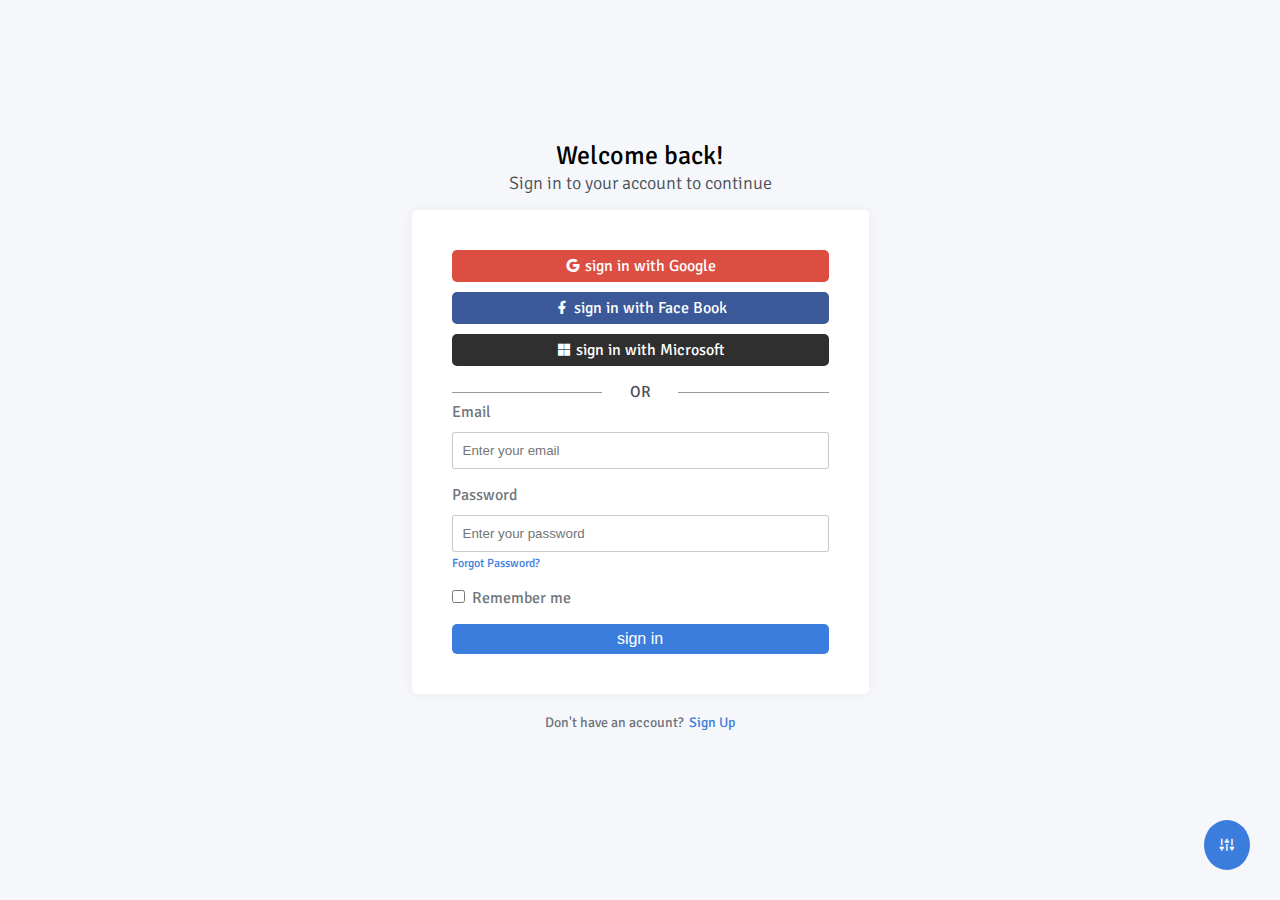
<file: project-admin-panel/sign-in.html>
<!DOCTYPE html>
<html lang="en">
<head>
    <meta charset="UTF-8">
    <meta name="viewport" content="width=device-width, initial-scale=1.0">
    <title>Document</title>
    <link rel="stylesheet" href="css/sign-in.css">
    <link rel="stylesheet" href="css/fonts.css">
    <link rel="stylesheet" href="fonts/remixicon/remixicon.css">


</head>
<body>
    <div class="bottom-to-top">
        <a href=""><i class="ri-sound-module-fill"></i></a> 
      </div>
    <main>
        <div class="title">
            <h1>Welcome back!</h1>
            <p>Sign in to your account to continue</p>
        </div>
        <div class="main-form">
          <div class="top-button">
            <a href=""><p><i class="ri-google-fill"></i> sign in with Google</p></a>
            <a href=""><p><i class="ri-facebook-fill"></i> sign in with Face Book</p></a>
            <a href=""><p><i class="ri-microsoft-fill"></i> sign in with Microsoft</p></a>
          </div>
      
        <div class="devide row">
            <div></div><p>OR</p><div></div>
        </div>

        <div class="sigin-form">
            <form>
                <div class="email">
                   <label>Email</label>
                   <input type="email" placeholder="Enter your email">
                </div>
                <div class="password">
                   <label>Password</label>
                   <input type="email" placeholder="Enter your password">
                   <a href="">Forgot Password?</a>
                </div>
                <div class="check-box">
                    <input type="checkbox">
                    <label>Remember me</label>
                </div>
                <button>sign in</button>
            </form>
        </div>
        
    </div>
    <div class="sujetion">
        <p>Don't have an account?</p><a href="sign-up.html">Sign Up</a>
    </div>
</main>
</body>
</html>
</file>
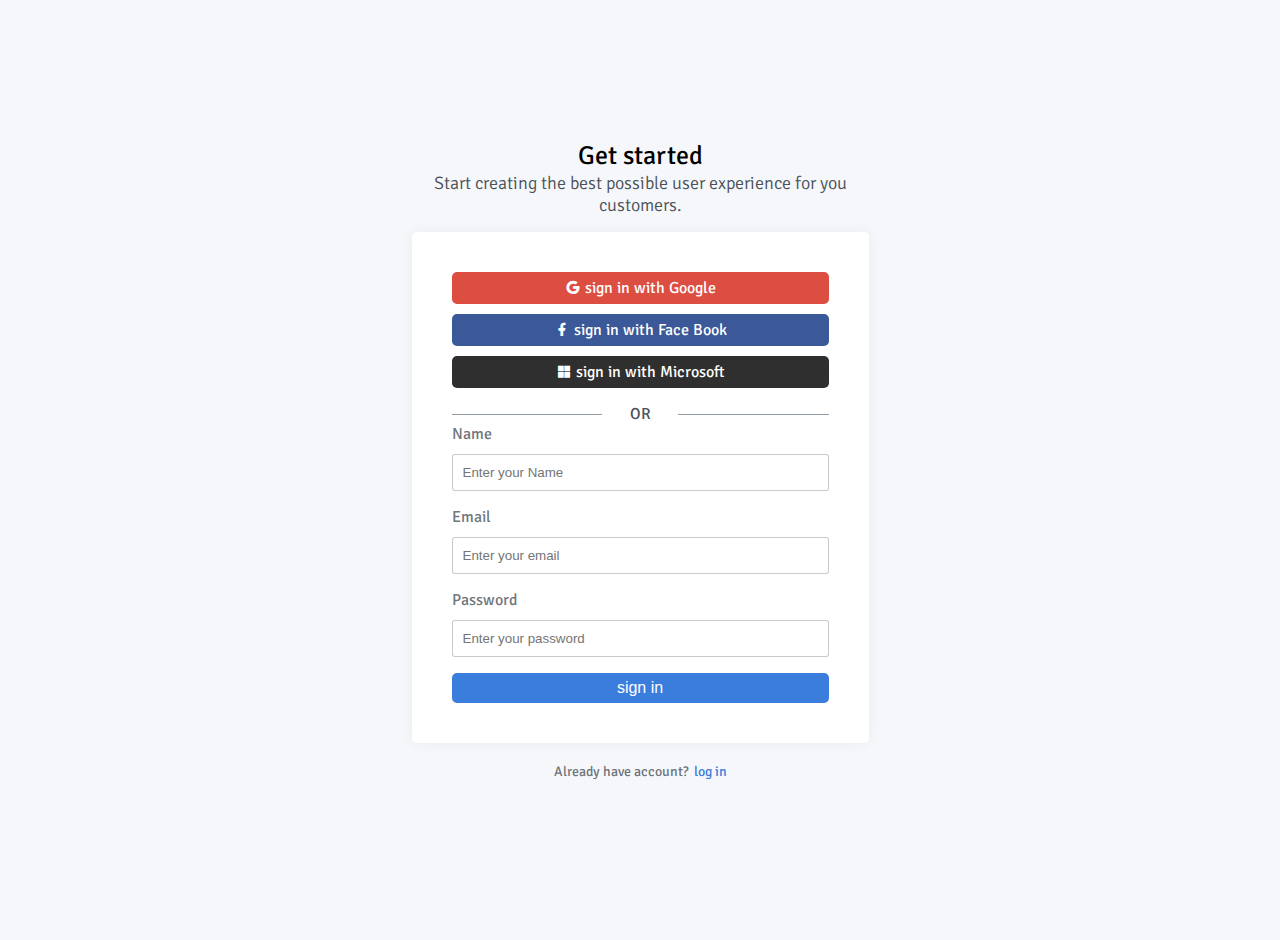
<file: project-admin-panel/sign-up.html>
<!DOCTYPE html>
<html lang="en">
<head>
    <meta charset="UTF-8">
    <meta name="viewport" content="width=device-width, initial-scale=1.0">
    <title>Document</title>
    <link rel="stylesheet" href="css/sign-up.css">
    <link rel="stylesheet" href="css/fonts.css">
    <link rel="stylesheet" href="fonts/remixicon/remixicon.css">


</head>
<body>
    <main>
        <div class="title">
            <h1>Get started</h1>
            <p>Start creating the best possible user experience for you customers.</p>
        </div>
        <div class="main-form">
          <div class="top-button">
            <a href=""><p><i class="ri-google-fill"></i> sign in with Google</p></a>
            <a href=""><p><i class="ri-facebook-fill"></i> sign in with Face Book</p></a>
            <a href=""><p><i class="ri-microsoft-fill"></i> sign in with Microsoft</p></a>
          </div>
      
        <div class="devide row">
            <div></div><p>OR</p><div></div>
        </div>

        <div class="sigin-form">
            <form>
                <div class="name">
                   <label>Name</label>
                   <input type="text" placeholder="Enter your Name">
                </div>
                <div class="email">
                   <label>Email</label>
                   <input type="email" placeholder="Enter your email">
                </div>
                <div class="password">
                   <label>Password</label>
                   <input type="email" placeholder="Enter your password">
                </div>
                
                <button>sign in</button>
            </form>
        </div>
        
    </div>
    <div class="sujetion">
        <p>Already have account?</p><a href="sign-in.html">log in</a>
    </div>
</main>
</body>
</html>
</file>
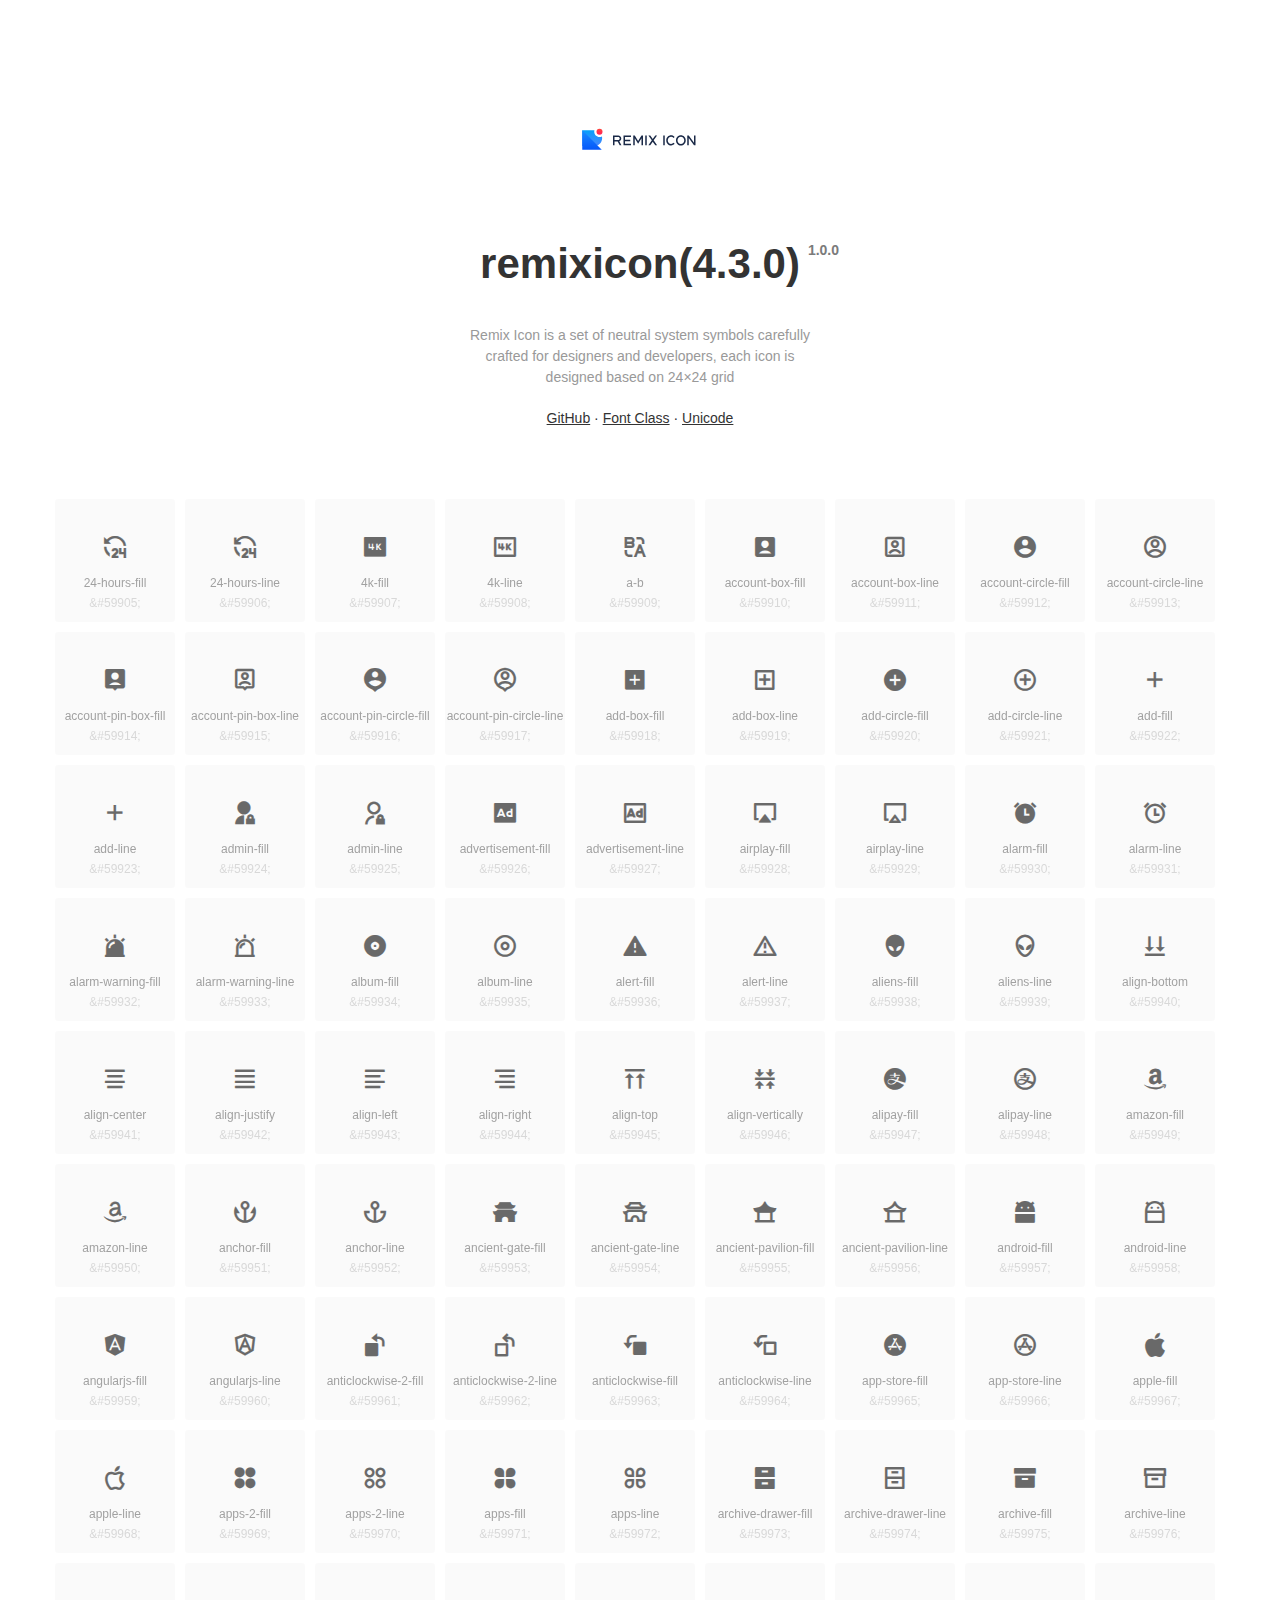
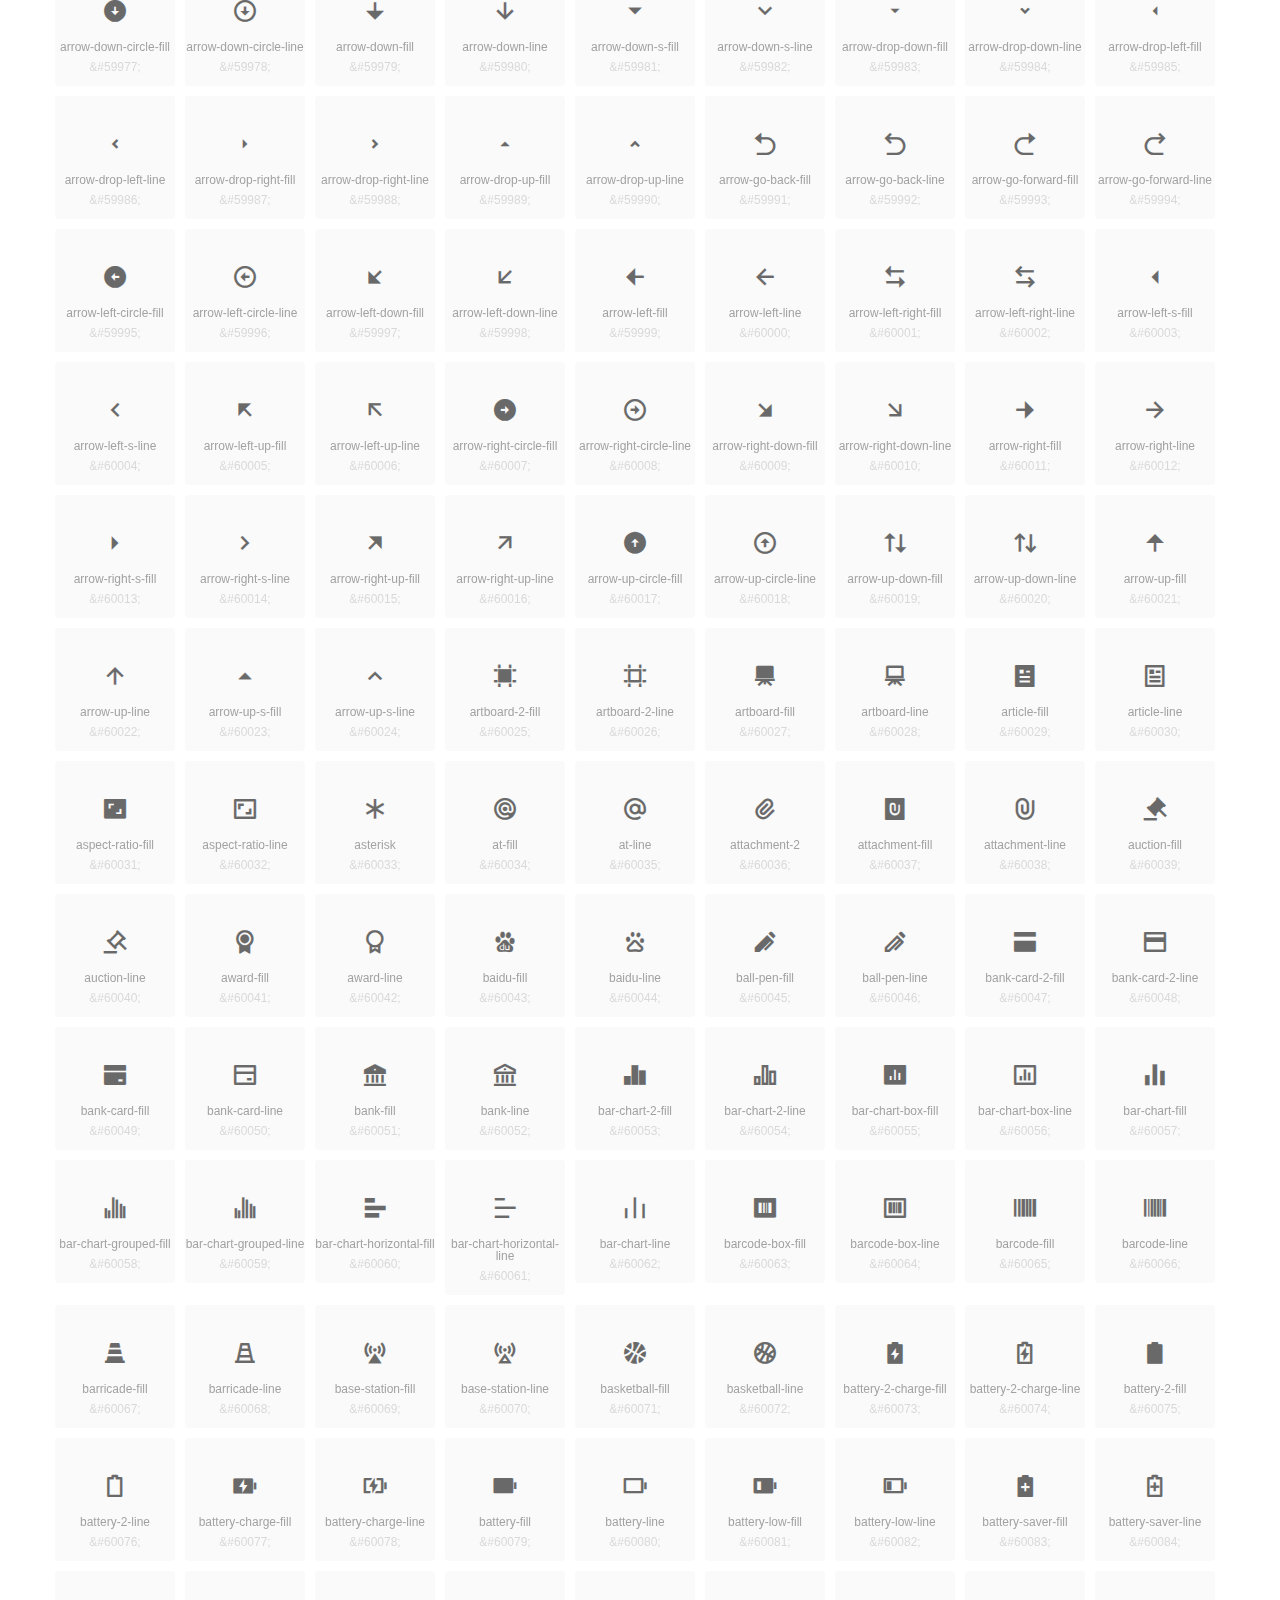
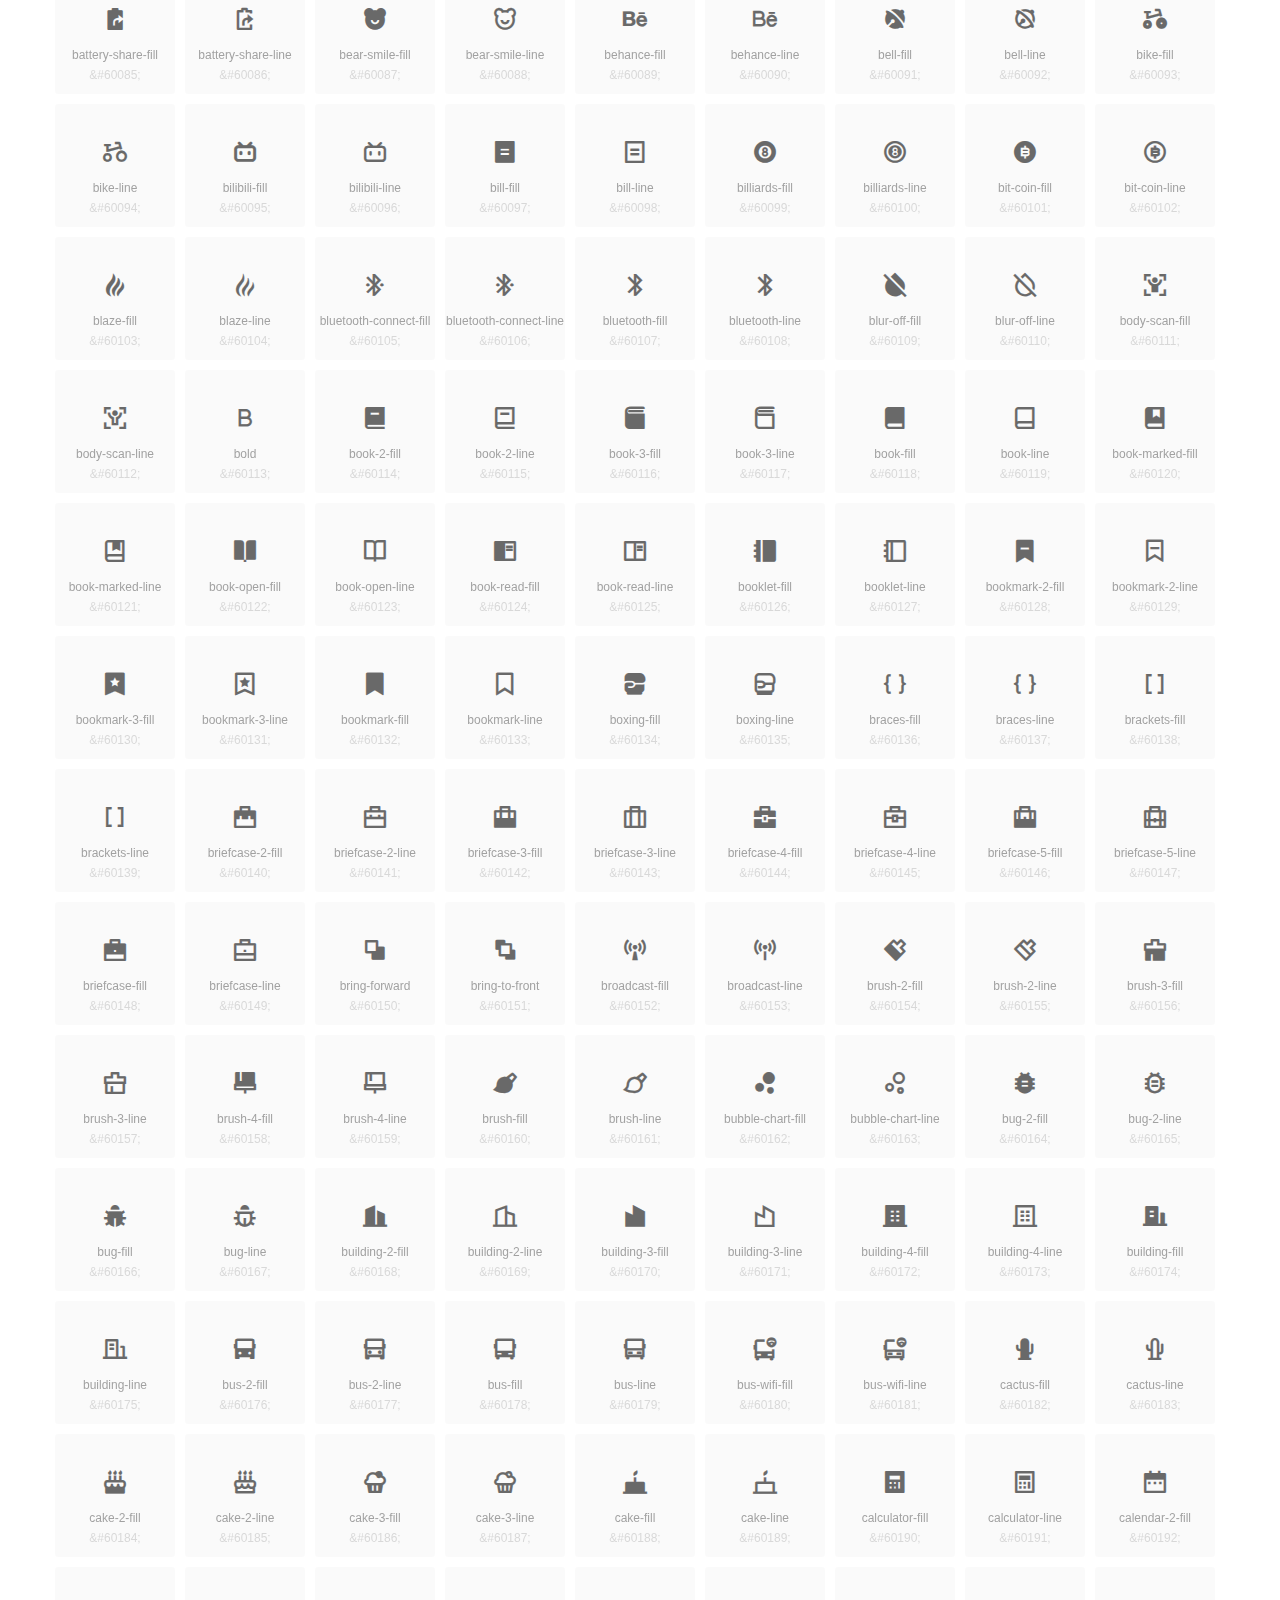
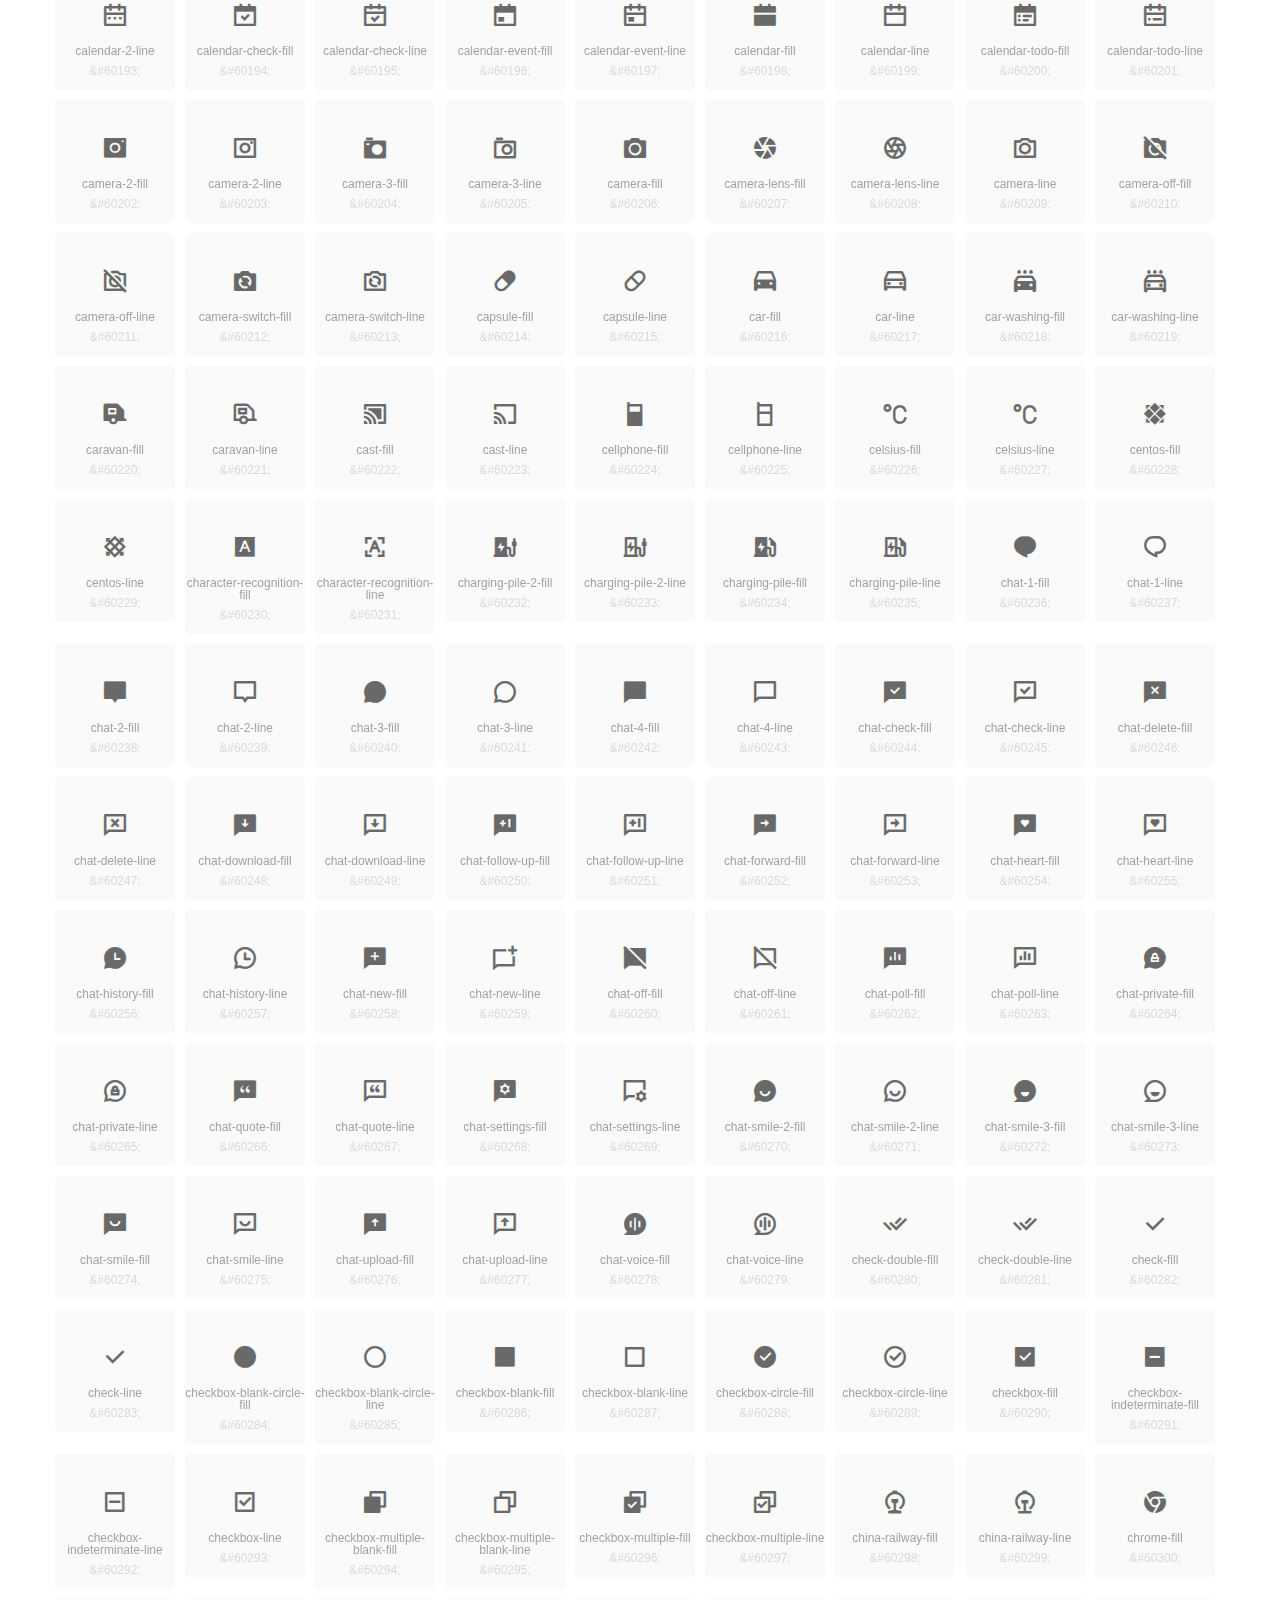
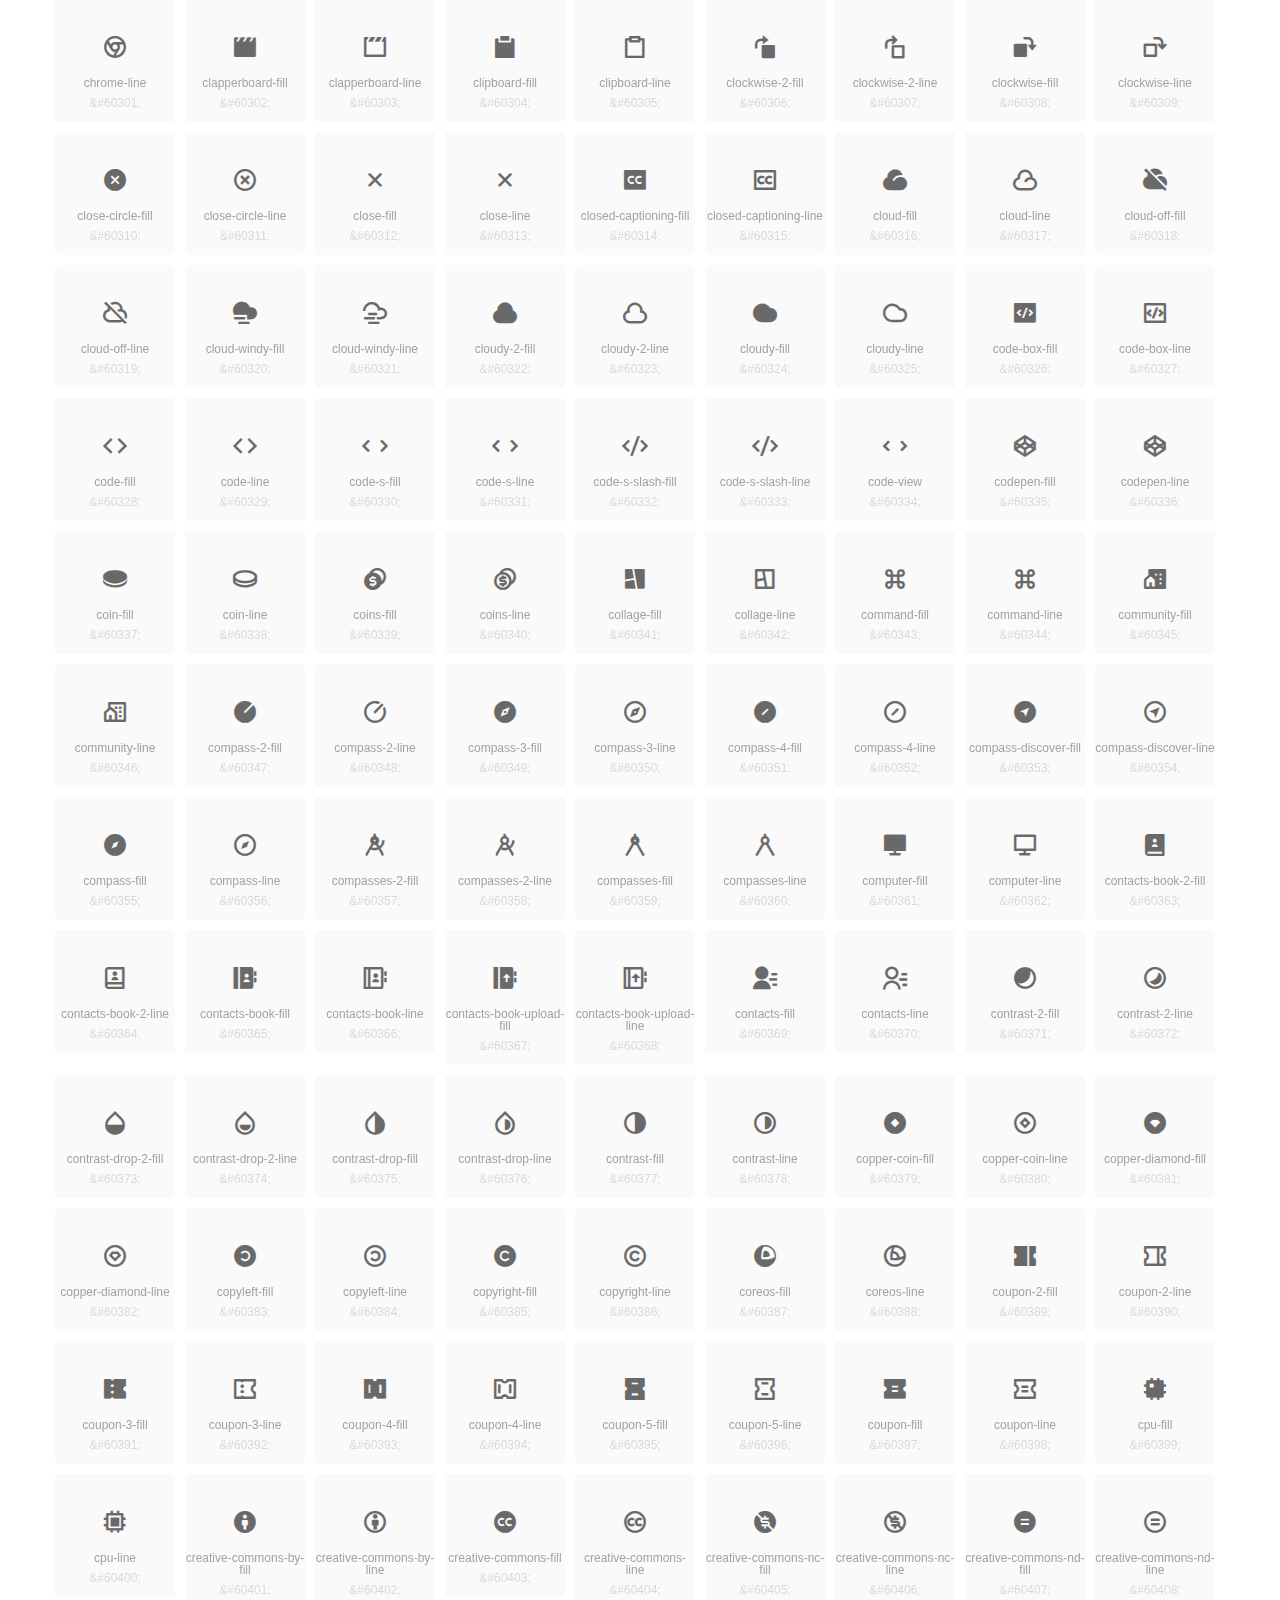
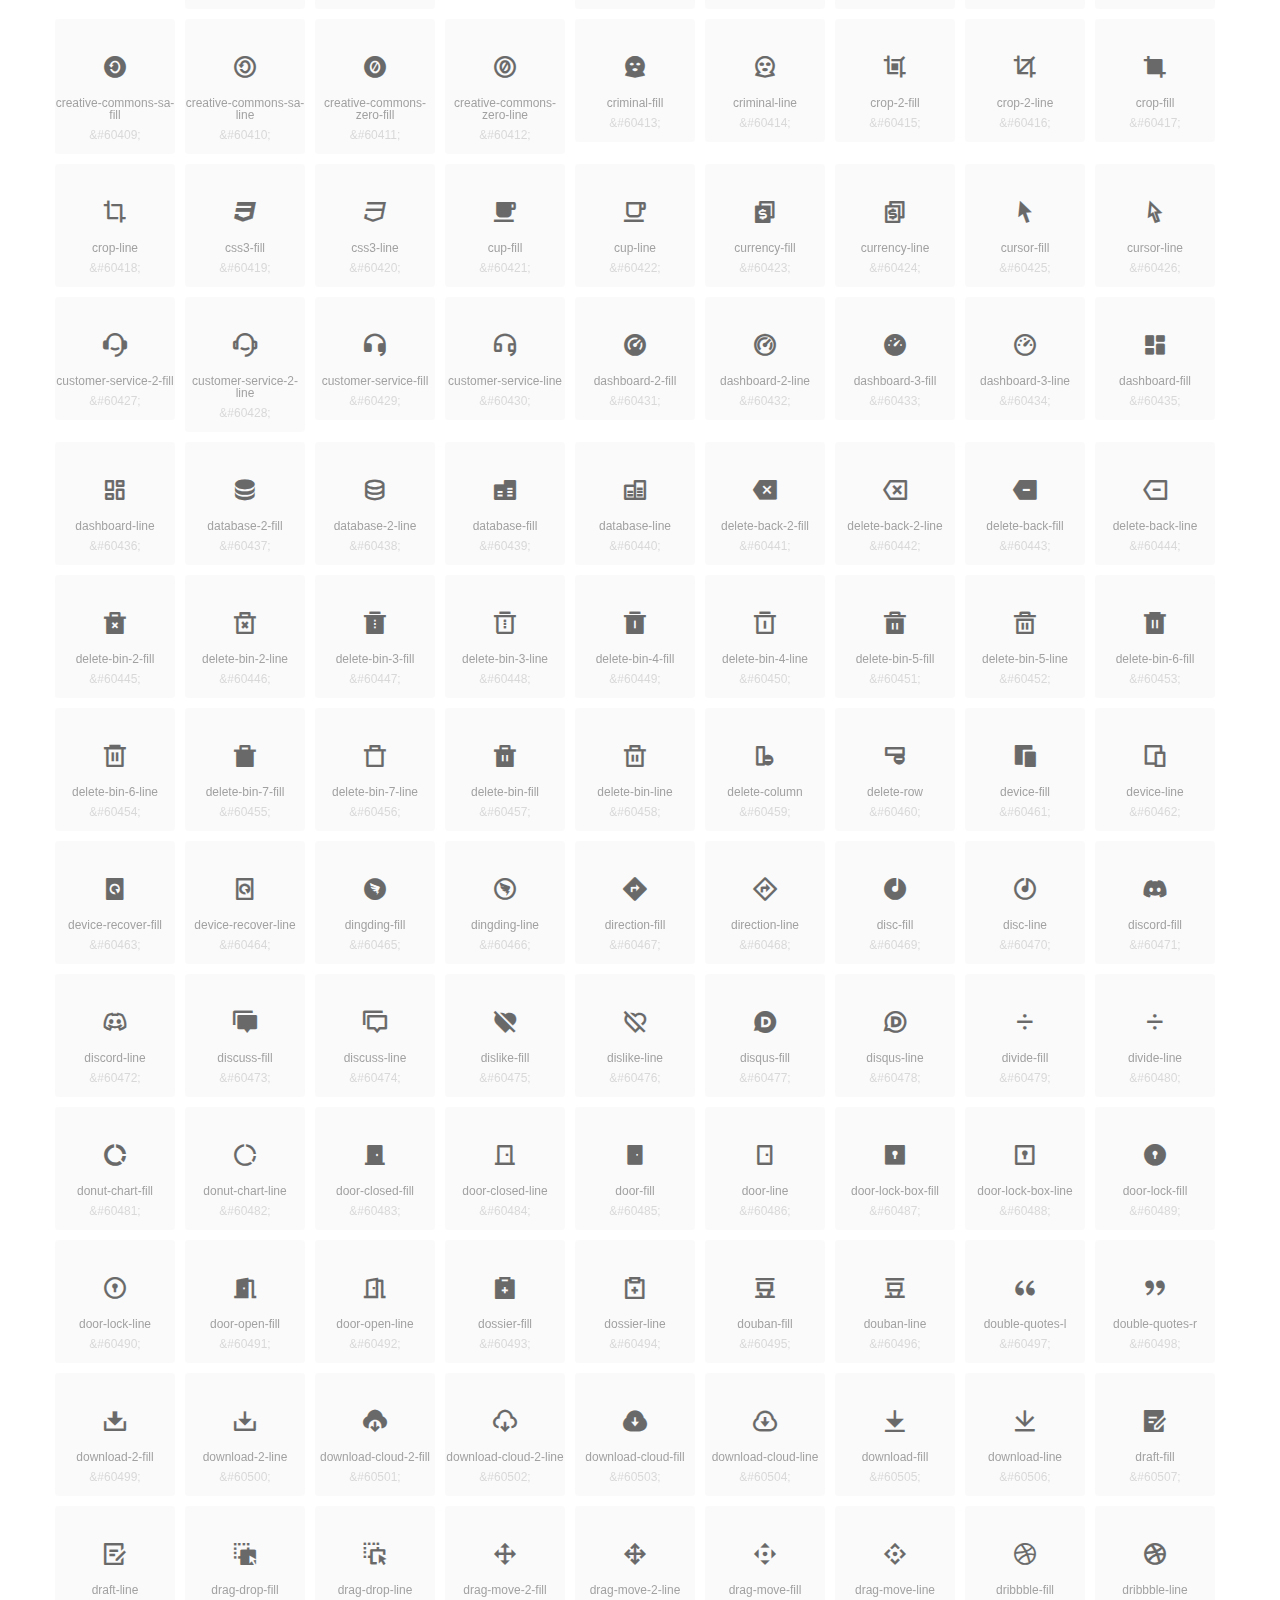
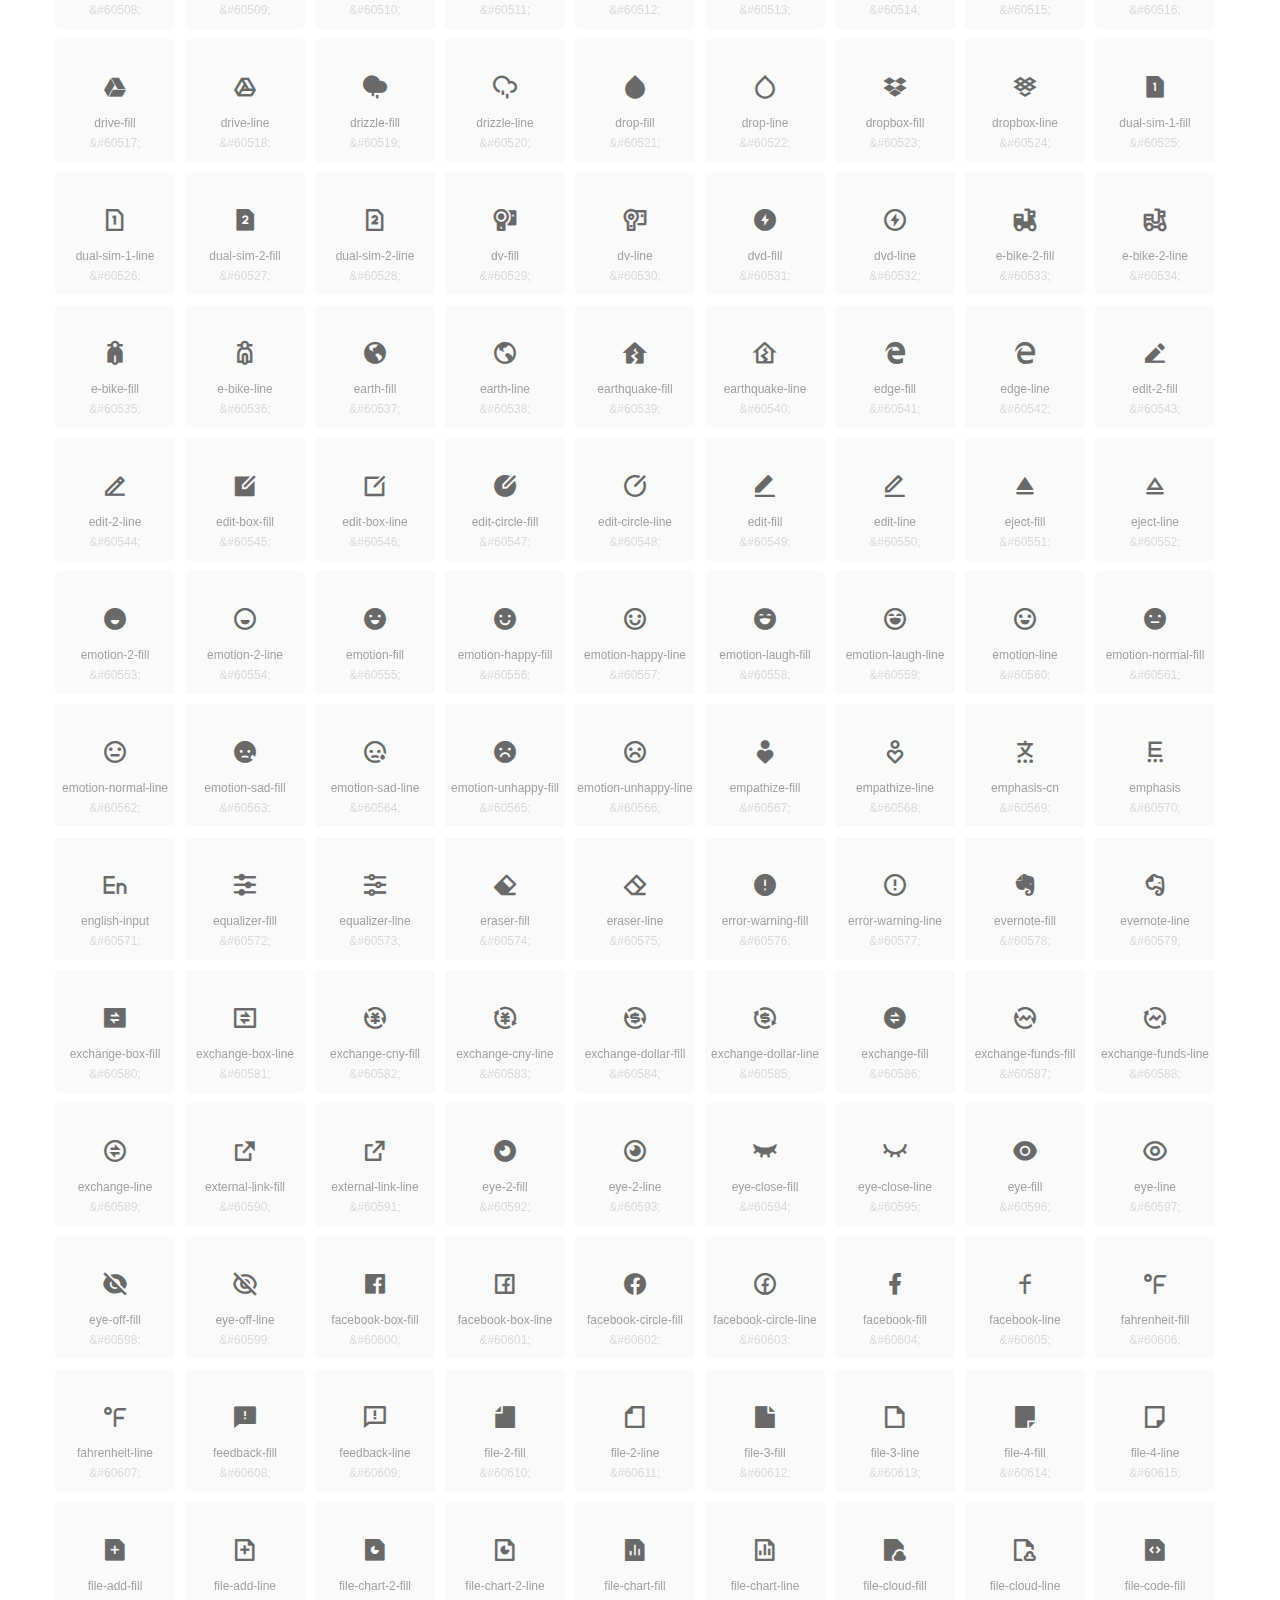
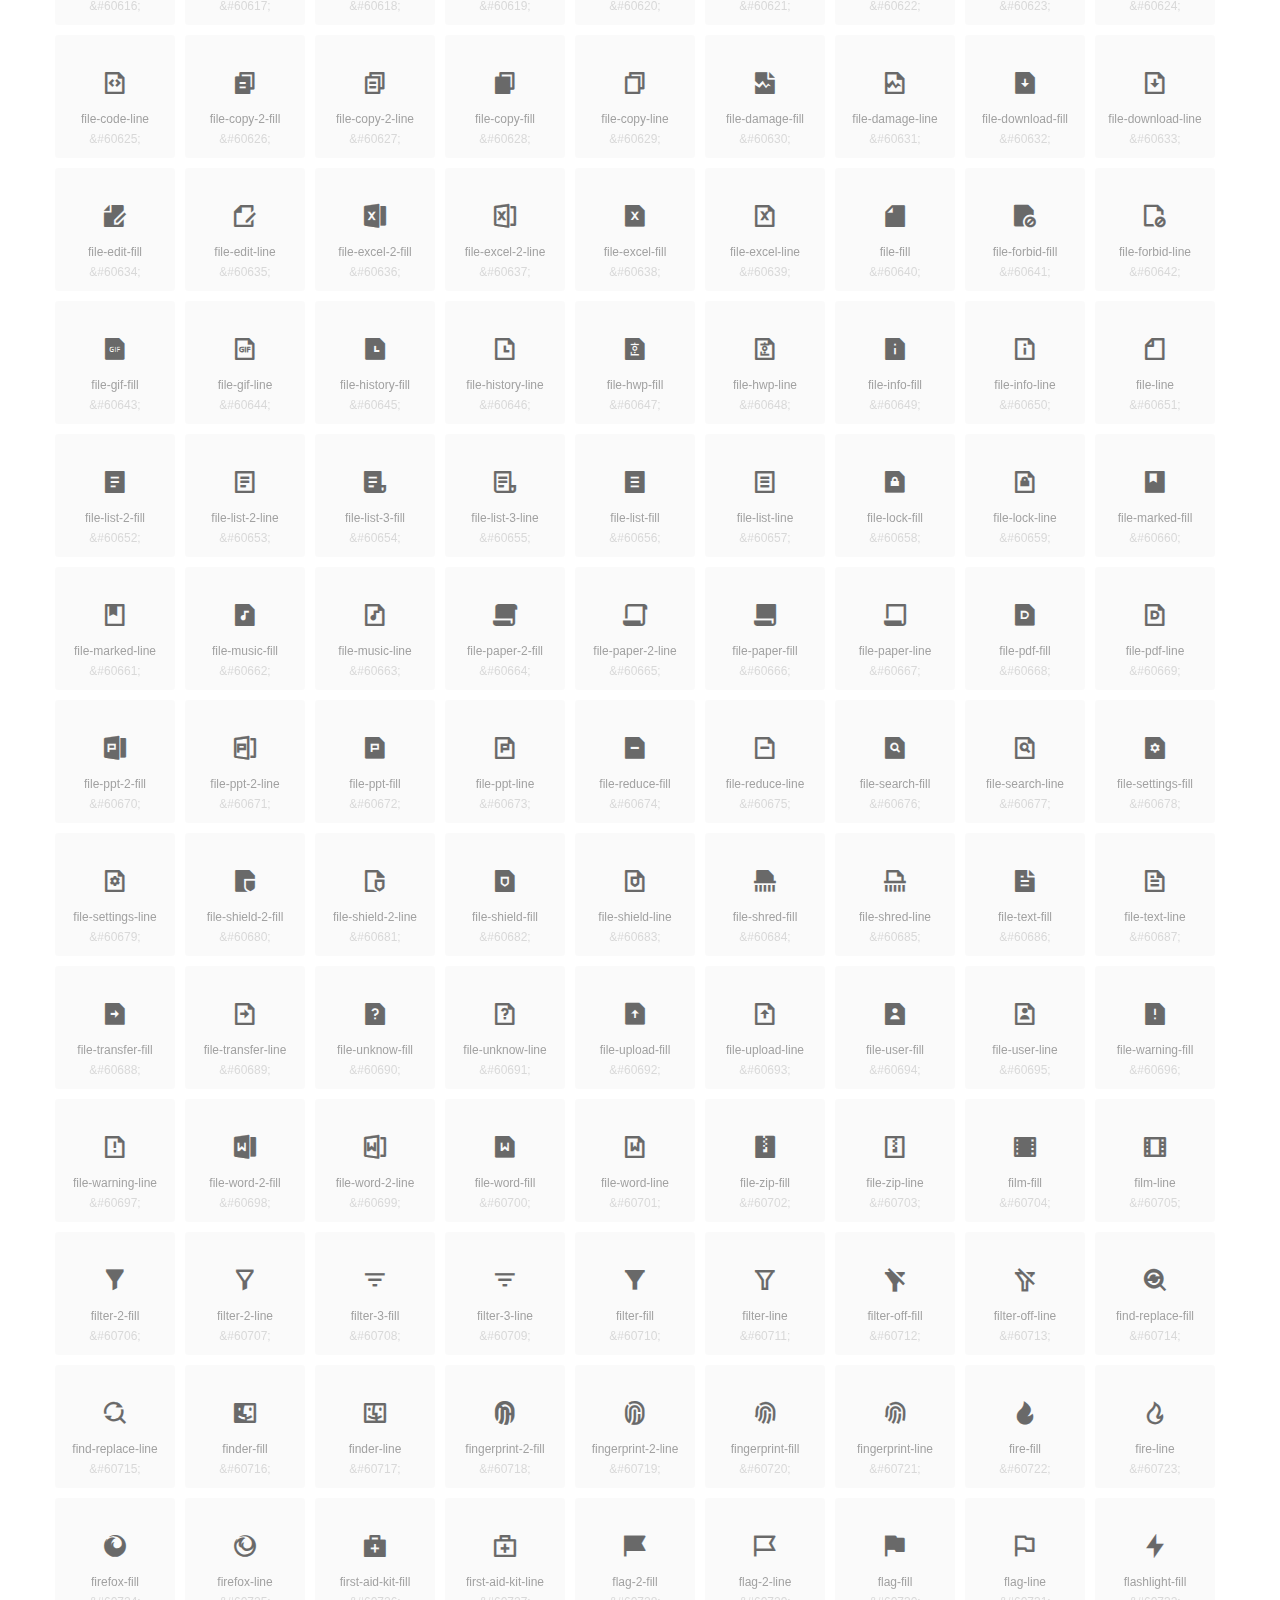
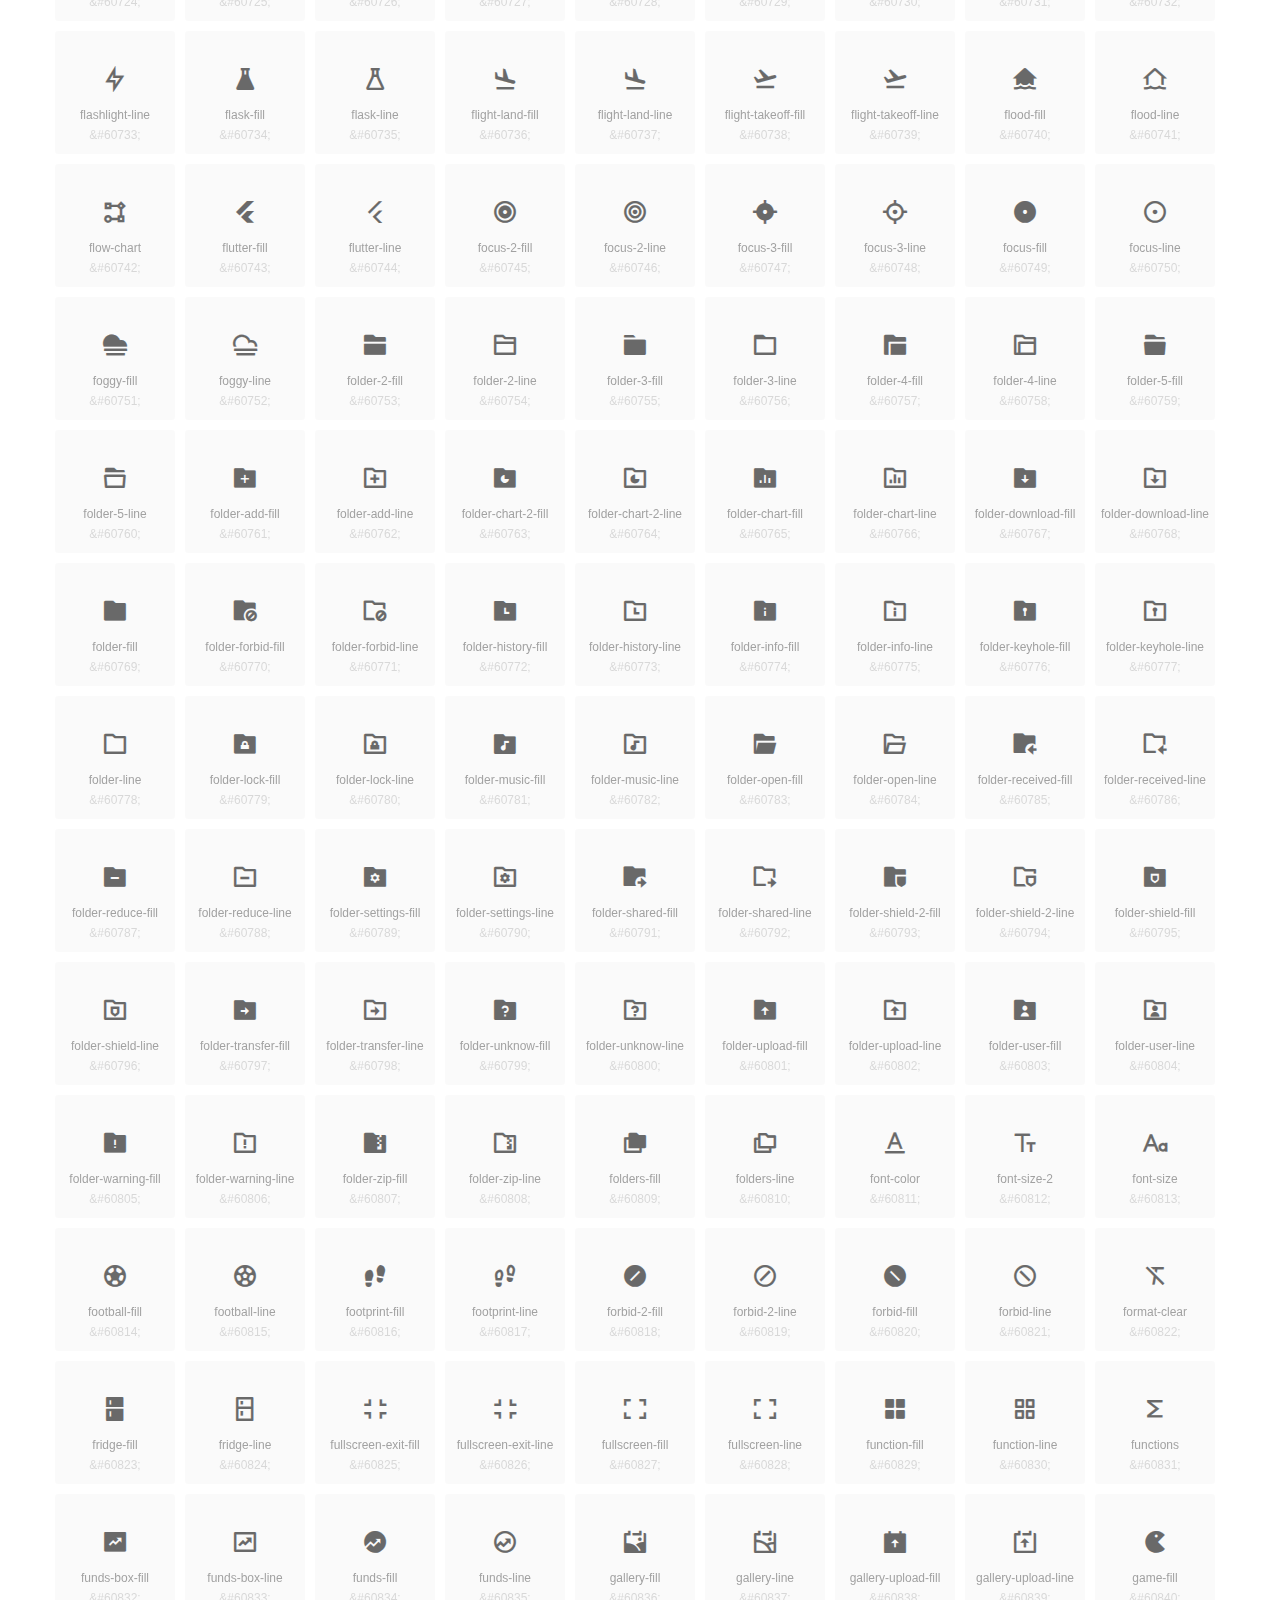
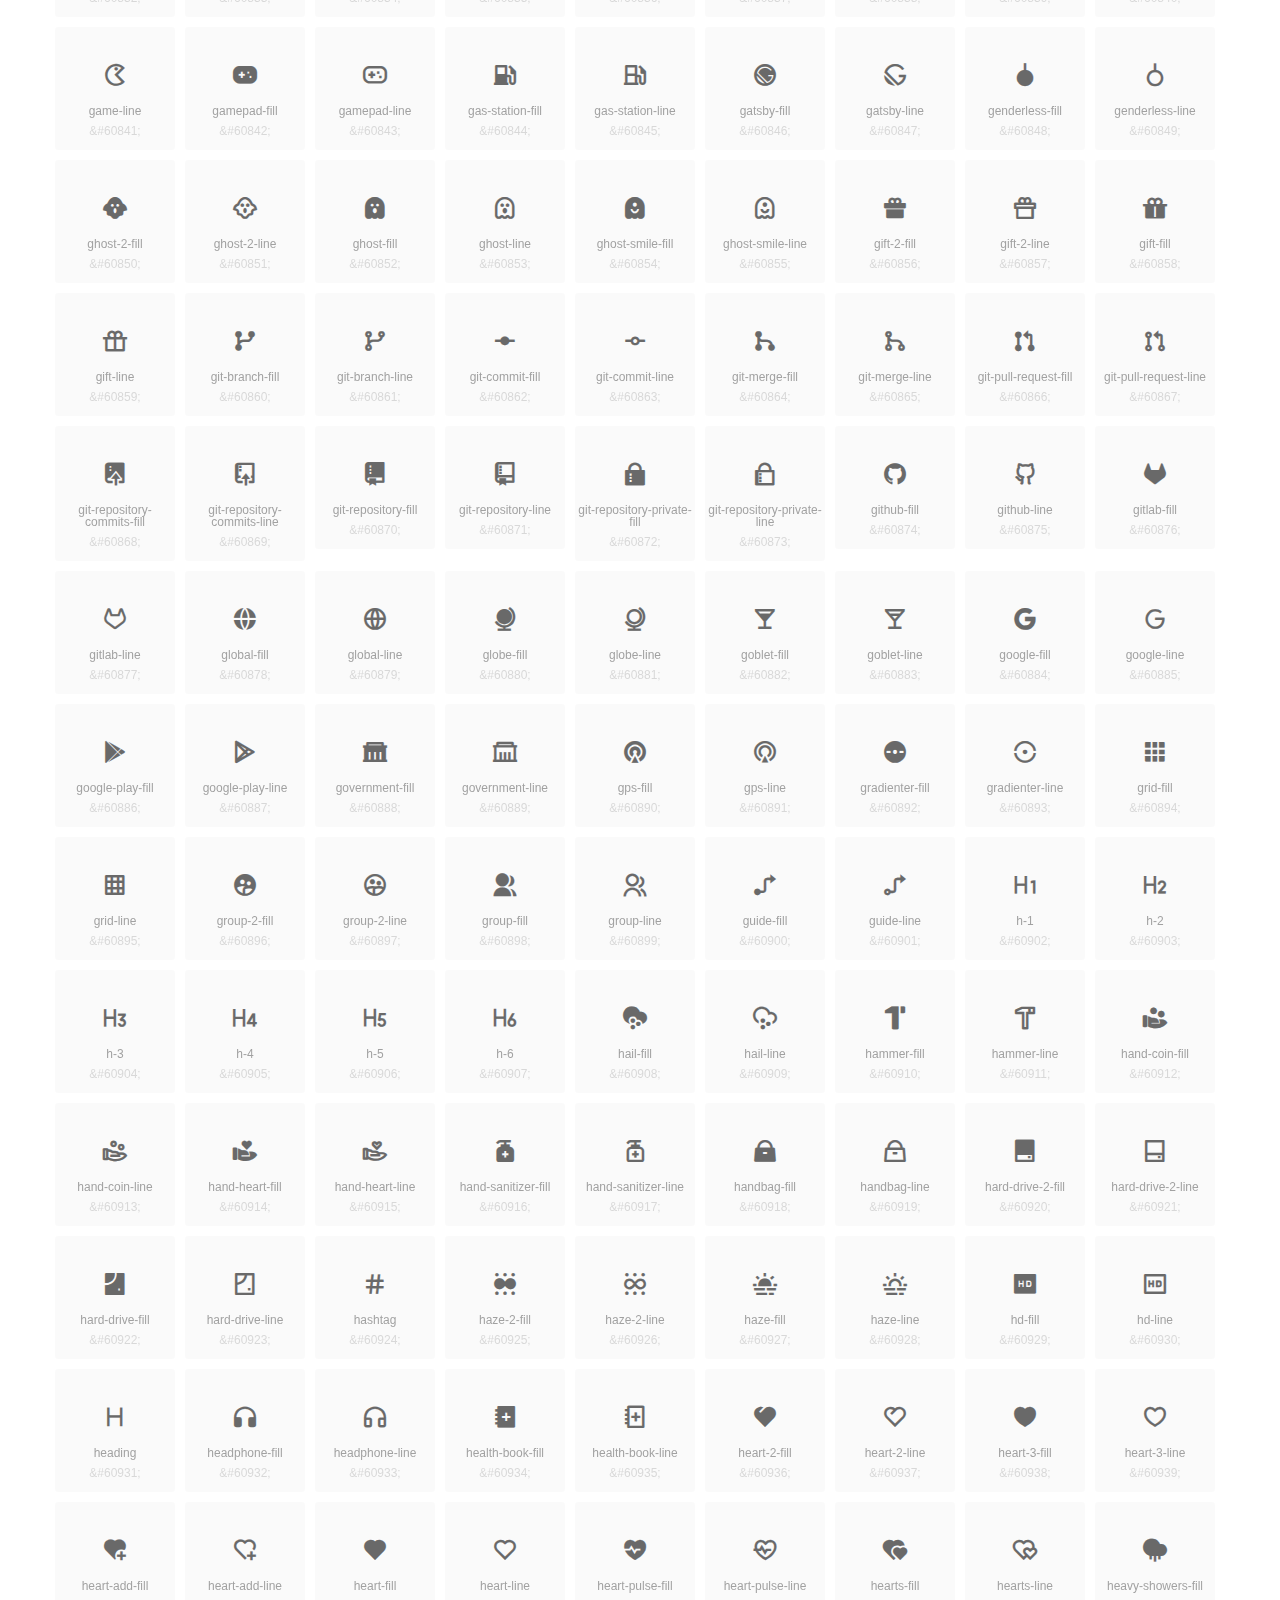
<file: project-admin-panel/fonts/remixicon/unicode.html>
<!DOCTYPE html>
<html lang="en">
<head>
  <meta charset="UTF-8">
  <title>remixicon(4.3.0)</title>
  <meta name="viewport" content="width=device-width,minimum-scale=1.0,maximum-scale=1.0,user-scalable=no">
   
  <meta name="description" content="Remix Icon is a set of neutral system symbols carefully crafted for designers and developers, each icon is designed based on 24×24 grid">
   
  <meta name="keywords" content="remixicon,TTF,EOT,WOFF,WOFF2,SVG">
  
  
  
  <style>
    *{margin: 0;padding: 0;list-style: none;}
    body { color: #696969; font: 12px/1.5 tahoma, arial, \5b8b\4f53, sans-serif; }
    a { color: #333; text-decoration: underline; }
    a:hover { color: rgb(9, 73, 209); }
    .header { color: #333; text-align: center; padding: 80px 0 60px 0; min-height: 153px; font-size: 14px; }
    .header .logo svg { height: 120px; width: 120px; }
    .header h1 { font-size: 42px; padding: 26px 0 10px 0; }
    .header sup {font-size: 14px; margin: 8px 0 0 8px; position: absolute; color: #7b7b7b; }
    .info {
      color: #999;
      font-weight: normal;
      max-width: 346px;
      margin: 0 auto;
      padding: 20px 0;
      font-size: 14px;
    }

    .icons { max-width: 1190px; margin: 0 auto; }
    .icons ul { text-align: center; }
    .icons ul li {
      vertical-align: top;
      width: 120px;
      display: inline-block;
      text-align: center;
      background-color: rgba(0,0,0,.02);
      border-radius: 3px;
      padding: 29px 0 10px 0;
      margin-right: 10px;
      margin-top: 10px;
      transition: all 0.6s ease;
    }
    .icons ul li:hover { background-color: rgba(0,0,0,.06); }
    .icons ul li:hover span { color: #3c75e4; opacity: 1; }
    .icons ul li .unicode { color: #8c8c8c; opacity: 0.3; }
    .icons ul li h4 {
      font-weight: normal;
      padding: 10px 0 5px 0;
      display: block;
      color: #8c8c8c;
      font-size: 14px;
      line-height: 12px;
      opacity: 0.8;
    }
    .icons ul li:hover h4 { opacity: 1; }
    .icons ul li svg { width: 24px; height: 24px; }
    .icons ul li:hover { color: #3c75e4; }
    .footer { text-align: center; padding: 10px 0 90px 0; }
    .footer a { text-align: center; padding: 10px 0 90px 0; color: #696969;}
    .footer a:hover { color: #0949d1; }
    .links { text-align: center; padding: 50px 0 0 0; font-size: 14px; }
    
    
    .icons ul .unicode-icon span { display: block; }
    .icons ul .unicode-icon h4 { font-size: 12px; }
    @font-face {
      font-family: "remixicon";
      src: url("remixicon.eot");
      /* IE9*/
      src: url("remixicon.eot#iefix") format("embedded-opentype"),
      /* IE6-IE8 */
      url("remixicon.woff2?1718271040702") format("woff2"),
      url("remixicon.woff?1718271040702") format("woff"),
      /* chrome, firefox */
      url("remixicon.ttf?1718271040702") format("truetype"),
      /* chrome, firefox, opera, Safari, Android, iOS 4.2+*/
      url("remixicon.svg#remixicon?1718271040702") format("svg");
      /* iOS 4.1- */
    }
    .iconfont {
      font-family: "remixicon" !important;
      font-size: 26px;
      font-style: normal;
      -webkit-font-smoothing: antialiased;
      -webkit-text-stroke-width: 0.2px;
      -moz-osx-font-smoothing: grayscale;
    }
    
    
  </style>
  
</head>

<body>
  
  <div class="header">
    
    <div class="logo">
      <a href="./"><svg width="160" height="32" viewBox="0 0 160 32" fill="none" xmlns="http://www.w3.org/2000/svg">
<path d="M121.5 9.80005C123.33 9.80005 124.984 10.5797 126.165 11.8344L124.75 13.2496C123.929 12.3549 122.773 11.8 121.5 11.8C119.029 11.8 117 13.891 117 16.5C117 19.1091 119.029 21.2 121.5 21.2C122.773 21.2 123.929 20.6452 124.75 19.7505L126.165 21.1657C124.984 22.4204 123.33 23.2 121.5 23.2C117.91 23.2 115 20.2004 115 16.5C115 12.7997 117.91 9.80005 121.5 9.80005Z" fill="#1A2947"/>
<path d="M113 10V23H111V10H113Z" fill="#1A2947"/>
<path d="M154 23V9.99988H152L152 19.6019L144.997 9.99988L143 10.0039V23H145L145 13.3969L152 23H154Z" fill="#1A2947"/>
<path d="M68 10V12H60V15.5H67V17.5H60V21H68V23H58V10H68Z" fill="#1A2947"/>
<path d="M82 10L77.4999 17.201L73 10H71V23H73V13.775L77.4999 20.975L82 13.773V23H84V10H82Z" fill="#1A2947"/>
<path d="M89 10V23H87V10H89Z" fill="#1A2947"/>
<path d="M96.9999 14.7565L93.6689 9.99951H91.2279L95.7789 16.4995L91.2289 22.9995H93.6689L96.9999 18.2435L100.33 22.9995H102.772L98.2209 16.4995L102.773 9.99951H100.33L96.9999 14.7565Z" fill="#1A2947"/>
<path fill-rule="evenodd" clip-rule="evenodd" d="M141 16.5C141 12.7997 138.09 9.80005 134.5 9.80005C130.91 9.80005 128 12.7997 128 16.5C128 20.2004 130.91 23.2 134.5 23.2C138.09 23.2 141 20.2004 141 16.5ZM130 16.5C130 13.891 132.029 11.8 134.5 11.8C136.971 11.8 139 13.891 139 16.5C139 19.1091 136.971 21.2 134.5 21.2C132.029 21.2 130 19.1091 130 16.5Z" fill="#1A2947"/>
<path fill-rule="evenodd" clip-rule="evenodd" d="M51 10C53.2091 10 55 11.7909 55 14C55 15.7175 53.9176 17.1821 52.3977 17.749L55.1901 22.999H52.9251L50.267 18H46V23H44V10H51ZM46 11.999V15.999L51 16C52.1046 16 53 15.1046 53 14C53 12.8955 52.1 12 51 12L46 11.999Z" fill="#1A2947"/>
<path fill-rule="evenodd" clip-rule="evenodd" d="M19.2887 3.00389C19.1928 3.0013 19.0965 3 19 3H3V24H19C24.799 24 29.5 19.299 29.5 13.5C29.5 12.7108 29.4129 11.942 29.2479 11.2025C28.2772 11.7119 27.1722 12 26 12C22.134 12 19 8.86599 19 5C19 4.30645 19.1009 3.63646 19.2887 3.00389Z" fill="url(#paint0_linear_960_1054)"/>
<g filter="url(#filter0_b_960_1054)">
<path fill-rule="evenodd" clip-rule="evenodd" d="M3 3L29 29H3V3Z" fill="url(#paint1_linear_960_1054)"/>
</g>
<circle cx="26" cy="5" r="4" fill="url(#paint2_linear_960_1054)"/>
<defs>
<filter id="filter0_b_960_1054" x="-2.43656" y="-2.43656" width="36.8731" height="36.8731" filterUnits="userSpaceOnUse" color-interpolation-filters="sRGB">
<feFlood flood-opacity="0" result="BackgroundImageFix"/>
<feGaussianBlur in="BackgroundImage" stdDeviation="2.71828"/>
<feComposite in2="SourceAlpha" operator="in" result="effect1_backgroundBlur_960_1054"/>
<feBlend mode="normal" in="SourceGraphic" in2="effect1_backgroundBlur_960_1054" result="shape"/>
</filter>
<linearGradient id="paint0_linear_960_1054" x1="3" y1="3" x2="3" y2="24" gradientUnits="userSpaceOnUse">
<stop stop-color="#05A0FA"/>
<stop offset="1" stop-color="#4785FF"/>
</linearGradient>
<linearGradient id="paint1_linear_960_1054" x1="3" y1="3" x2="3" y2="29" gradientUnits="userSpaceOnUse">
<stop stop-color="#1A8CFF"/>
<stop offset="1" stop-color="#0557FA"/>
</linearGradient>
<linearGradient id="paint2_linear_960_1054" x1="22" y1="1" x2="22" y2="9" gradientUnits="userSpaceOnUse">
<stop stop-color="#FF463A"/>
<stop offset="1" stop-color="#FF1F5A"/>
</linearGradient>
</defs>
</svg>
</a>
    </div>
    
    <h1>remixicon(4.3.0)<sup>1.0.0</sup></h1>
    <div class="info">
      Remix Icon is a set of neutral system symbols carefully crafted for designers and developers, each icon is designed based on 24×24 grid
    </div>
    <p>
      
      <a href="https://github.com/Remix-Design/remixicon.git">GitHub</a> · 
      
      <a href="index.html">Font Class</a> · 
      
      <a href="unicode.html">Unicode</a>
      
    </p>
  </div>
  <div class="icons">
    <ul>
      <li class="unicode-icon"><span class="iconfont"></span><h4>24-hours-fill</h4><span class="unicode">&amp;#59905;</span></li><li class="unicode-icon"><span class="iconfont"></span><h4>24-hours-line</h4><span class="unicode">&amp;#59906;</span></li><li class="unicode-icon"><span class="iconfont"></span><h4>4k-fill</h4><span class="unicode">&amp;#59907;</span></li><li class="unicode-icon"><span class="iconfont"></span><h4>4k-line</h4><span class="unicode">&amp;#59908;</span></li><li class="unicode-icon"><span class="iconfont"></span><h4>a-b</h4><span class="unicode">&amp;#59909;</span></li><li class="unicode-icon"><span class="iconfont"></span><h4>account-box-fill</h4><span class="unicode">&amp;#59910;</span></li><li class="unicode-icon"><span class="iconfont"></span><h4>account-box-line</h4><span class="unicode">&amp;#59911;</span></li><li class="unicode-icon"><span class="iconfont"></span><h4>account-circle-fill</h4><span class="unicode">&amp;#59912;</span></li><li class="unicode-icon"><span class="iconfont"></span><h4>account-circle-line</h4><span class="unicode">&amp;#59913;</span></li><li class="unicode-icon"><span class="iconfont"></span><h4>account-pin-box-fill</h4><span class="unicode">&amp;#59914;</span></li><li class="unicode-icon"><span class="iconfont"></span><h4>account-pin-box-line</h4><span class="unicode">&amp;#59915;</span></li><li class="unicode-icon"><span class="iconfont"></span><h4>account-pin-circle-fill</h4><span class="unicode">&amp;#59916;</span></li><li class="unicode-icon"><span class="iconfont"></span><h4>account-pin-circle-line</h4><span class="unicode">&amp;#59917;</span></li><li class="unicode-icon"><span class="iconfont"></span><h4>add-box-fill</h4><span class="unicode">&amp;#59918;</span></li><li class="unicode-icon"><span class="iconfont"></span><h4>add-box-line</h4><span class="unicode">&amp;#59919;</span></li><li class="unicode-icon"><span class="iconfont"></span><h4>add-circle-fill</h4><span class="unicode">&amp;#59920;</span></li><li class="unicode-icon"><span class="iconfont"></span><h4>add-circle-line</h4><span class="unicode">&amp;#59921;</span></li><li class="unicode-icon"><span class="iconfont"></span><h4>add-fill</h4><span class="unicode">&amp;#59922;</span></li><li class="unicode-icon"><span class="iconfont"></span><h4>add-line</h4><span class="unicode">&amp;#59923;</span></li><li class="unicode-icon"><span class="iconfont"></span><h4>admin-fill</h4><span class="unicode">&amp;#59924;</span></li><li class="unicode-icon"><span class="iconfont"></span><h4>admin-line</h4><span class="unicode">&amp;#59925;</span></li><li class="unicode-icon"><span class="iconfont"></span><h4>advertisement-fill</h4><span class="unicode">&amp;#59926;</span></li><li class="unicode-icon"><span class="iconfont"></span><h4>advertisement-line</h4><span class="unicode">&amp;#59927;</span></li><li class="unicode-icon"><span class="iconfont"></span><h4>airplay-fill</h4><span class="unicode">&amp;#59928;</span></li><li class="unicode-icon"><span class="iconfont"></span><h4>airplay-line</h4><span class="unicode">&amp;#59929;</span></li><li class="unicode-icon"><span class="iconfont"></span><h4>alarm-fill</h4><span class="unicode">&amp;#59930;</span></li><li class="unicode-icon"><span class="iconfont"></span><h4>alarm-line</h4><span class="unicode">&amp;#59931;</span></li><li class="unicode-icon"><span class="iconfont"></span><h4>alarm-warning-fill</h4><span class="unicode">&amp;#59932;</span></li><li class="unicode-icon"><span class="iconfont"></span><h4>alarm-warning-line</h4><span class="unicode">&amp;#59933;</span></li><li class="unicode-icon"><span class="iconfont"></span><h4>album-fill</h4><span class="unicode">&amp;#59934;</span></li><li class="unicode-icon"><span class="iconfont"></span><h4>album-line</h4><span class="unicode">&amp;#59935;</span></li><li class="unicode-icon"><span class="iconfont"></span><h4>alert-fill</h4><span class="unicode">&amp;#59936;</span></li><li class="unicode-icon"><span class="iconfont"></span><h4>alert-line</h4><span class="unicode">&amp;#59937;</span></li><li class="unicode-icon"><span class="iconfont"></span><h4>aliens-fill</h4><span class="unicode">&amp;#59938;</span></li><li class="unicode-icon"><span class="iconfont"></span><h4>aliens-line</h4><span class="unicode">&amp;#59939;</span></li><li class="unicode-icon"><span class="iconfont"></span><h4>align-bottom</h4><span class="unicode">&amp;#59940;</span></li><li class="unicode-icon"><span class="iconfont"></span><h4>align-center</h4><span class="unicode">&amp;#59941;</span></li><li class="unicode-icon"><span class="iconfont"></span><h4>align-justify</h4><span class="unicode">&amp;#59942;</span></li><li class="unicode-icon"><span class="iconfont"></span><h4>align-left</h4><span class="unicode">&amp;#59943;</span></li><li class="unicode-icon"><span class="iconfont"></span><h4>align-right</h4><span class="unicode">&amp;#59944;</span></li><li class="unicode-icon"><span class="iconfont"></span><h4>align-top</h4><span class="unicode">&amp;#59945;</span></li><li class="unicode-icon"><span class="iconfont"></span><h4>align-vertically</h4><span class="unicode">&amp;#59946;</span></li><li class="unicode-icon"><span class="iconfont"></span><h4>alipay-fill</h4><span class="unicode">&amp;#59947;</span></li><li class="unicode-icon"><span class="iconfont"></span><h4>alipay-line</h4><span class="unicode">&amp;#59948;</span></li><li class="unicode-icon"><span class="iconfont"></span><h4>amazon-fill</h4><span class="unicode">&amp;#59949;</span></li><li class="unicode-icon"><span class="iconfont"></span><h4>amazon-line</h4><span class="unicode">&amp;#59950;</span></li><li class="unicode-icon"><span class="iconfont"></span><h4>anchor-fill</h4><span class="unicode">&amp;#59951;</span></li><li class="unicode-icon"><span class="iconfont"></span><h4>anchor-line</h4><span class="unicode">&amp;#59952;</span></li><li class="unicode-icon"><span class="iconfont"></span><h4>ancient-gate-fill</h4><span class="unicode">&amp;#59953;</span></li><li class="unicode-icon"><span class="iconfont"></span><h4>ancient-gate-line</h4><span class="unicode">&amp;#59954;</span></li><li class="unicode-icon"><span class="iconfont"></span><h4>ancient-pavilion-fill</h4><span class="unicode">&amp;#59955;</span></li><li class="unicode-icon"><span class="iconfont"></span><h4>ancient-pavilion-line</h4><span class="unicode">&amp;#59956;</span></li><li class="unicode-icon"><span class="iconfont"></span><h4>android-fill</h4><span class="unicode">&amp;#59957;</span></li><li class="unicode-icon"><span class="iconfont"></span><h4>android-line</h4><span class="unicode">&amp;#59958;</span></li><li class="unicode-icon"><span class="iconfont"></span><h4>angularjs-fill</h4><span class="unicode">&amp;#59959;</span></li><li class="unicode-icon"><span class="iconfont"></span><h4>angularjs-line</h4><span class="unicode">&amp;#59960;</span></li><li class="unicode-icon"><span class="iconfont"></span><h4>anticlockwise-2-fill</h4><span class="unicode">&amp;#59961;</span></li><li class="unicode-icon"><span class="iconfont"></span><h4>anticlockwise-2-line</h4><span class="unicode">&amp;#59962;</span></li><li class="unicode-icon"><span class="iconfont"></span><h4>anticlockwise-fill</h4><span class="unicode">&amp;#59963;</span></li><li class="unicode-icon"><span class="iconfont"></span><h4>anticlockwise-line</h4><span class="unicode">&amp;#59964;</span></li><li class="unicode-icon"><span class="iconfont"></span><h4>app-store-fill</h4><span class="unicode">&amp;#59965;</span></li><li class="unicode-icon"><span class="iconfont"></span><h4>app-store-line</h4><span class="unicode">&amp;#59966;</span></li><li class="unicode-icon"><span class="iconfont"></span><h4>apple-fill</h4><span class="unicode">&amp;#59967;</span></li><li class="unicode-icon"><span class="iconfont"></span><h4>apple-line</h4><span class="unicode">&amp;#59968;</span></li><li class="unicode-icon"><span class="iconfont"></span><h4>apps-2-fill</h4><span class="unicode">&amp;#59969;</span></li><li class="unicode-icon"><span class="iconfont"></span><h4>apps-2-line</h4><span class="unicode">&amp;#59970;</span></li><li class="unicode-icon"><span class="iconfont"></span><h4>apps-fill</h4><span class="unicode">&amp;#59971;</span></li><li class="unicode-icon"><span class="iconfont"></span><h4>apps-line</h4><span class="unicode">&amp;#59972;</span></li><li class="unicode-icon"><span class="iconfont"></span><h4>archive-drawer-fill</h4><span class="unicode">&amp;#59973;</span></li><li class="unicode-icon"><span class="iconfont"></span><h4>archive-drawer-line</h4><span class="unicode">&amp;#59974;</span></li><li class="unicode-icon"><span class="iconfont"></span><h4>archive-fill</h4><span class="unicode">&amp;#59975;</span></li><li class="unicode-icon"><span class="iconfont"></span><h4>archive-line</h4><span class="unicode">&amp;#59976;</span></li><li class="unicode-icon"><span class="iconfont"></span><h4>arrow-down-circle-fill</h4><span class="unicode">&amp;#59977;</span></li><li class="unicode-icon"><span class="iconfont"></span><h4>arrow-down-circle-line</h4><span class="unicode">&amp;#59978;</span></li><li class="unicode-icon"><span class="iconfont"></span><h4>arrow-down-fill</h4><span class="unicode">&amp;#59979;</span></li><li class="unicode-icon"><span class="iconfont"></span><h4>arrow-down-line</h4><span class="unicode">&amp;#59980;</span></li><li class="unicode-icon"><span class="iconfont"></span><h4>arrow-down-s-fill</h4><span class="unicode">&amp;#59981;</span></li><li class="unicode-icon"><span class="iconfont"></span><h4>arrow-down-s-line</h4><span class="unicode">&amp;#59982;</span></li><li class="unicode-icon"><span class="iconfont"></span><h4>arrow-drop-down-fill</h4><span class="unicode">&amp;#59983;</span></li><li class="unicode-icon"><span class="iconfont"></span><h4>arrow-drop-down-line</h4><span class="unicode">&amp;#59984;</span></li><li class="unicode-icon"><span class="iconfont"></span><h4>arrow-drop-left-fill</h4><span class="unicode">&amp;#59985;</span></li><li class="unicode-icon"><span class="iconfont"></span><h4>arrow-drop-left-line</h4><span class="unicode">&amp;#59986;</span></li><li class="unicode-icon"><span class="iconfont"></span><h4>arrow-drop-right-fill</h4><span class="unicode">&amp;#59987;</span></li><li class="unicode-icon"><span class="iconfont"></span><h4>arrow-drop-right-line</h4><span class="unicode">&amp;#59988;</span></li><li class="unicode-icon"><span class="iconfont"></span><h4>arrow-drop-up-fill</h4><span class="unicode">&amp;#59989;</span></li><li class="unicode-icon"><span class="iconfont"></span><h4>arrow-drop-up-line</h4><span class="unicode">&amp;#59990;</span></li><li class="unicode-icon"><span class="iconfont"></span><h4>arrow-go-back-fill</h4><span class="unicode">&amp;#59991;</span></li><li class="unicode-icon"><span class="iconfont"></span><h4>arrow-go-back-line</h4><span class="unicode">&amp;#59992;</span></li><li class="unicode-icon"><span class="iconfont"></span><h4>arrow-go-forward-fill</h4><span class="unicode">&amp;#59993;</span></li><li class="unicode-icon"><span class="iconfont"></span><h4>arrow-go-forward-line</h4><span class="unicode">&amp;#59994;</span></li><li class="unicode-icon"><span class="iconfont"></span><h4>arrow-left-circle-fill</h4><span class="unicode">&amp;#59995;</span></li><li class="unicode-icon"><span class="iconfont"></span><h4>arrow-left-circle-line</h4><span class="unicode">&amp;#59996;</span></li><li class="unicode-icon"><span class="iconfont"></span><h4>arrow-left-down-fill</h4><span class="unicode">&amp;#59997;</span></li><li class="unicode-icon"><span class="iconfont"></span><h4>arrow-left-down-line</h4><span class="unicode">&amp;#59998;</span></li><li class="unicode-icon"><span class="iconfont"></span><h4>arrow-left-fill</h4><span class="unicode">&amp;#59999;</span></li><li class="unicode-icon"><span class="iconfont"></span><h4>arrow-left-line</h4><span class="unicode">&amp;#60000;</span></li><li class="unicode-icon"><span class="iconfont"></span><h4>arrow-left-right-fill</h4><span class="unicode">&amp;#60001;</span></li><li class="unicode-icon"><span class="iconfont"></span><h4>arrow-left-right-line</h4><span class="unicode">&amp;#60002;</span></li><li class="unicode-icon"><span class="iconfont"></span><h4>arrow-left-s-fill</h4><span class="unicode">&amp;#60003;</span></li><li class="unicode-icon"><span class="iconfont"></span><h4>arrow-left-s-line</h4><span class="unicode">&amp;#60004;</span></li><li class="unicode-icon"><span class="iconfont"></span><h4>arrow-left-up-fill</h4><span class="unicode">&amp;#60005;</span></li><li class="unicode-icon"><span class="iconfont"></span><h4>arrow-left-up-line</h4><span class="unicode">&amp;#60006;</span></li><li class="unicode-icon"><span class="iconfont"></span><h4>arrow-right-circle-fill</h4><span class="unicode">&amp;#60007;</span></li><li class="unicode-icon"><span class="iconfont"></span><h4>arrow-right-circle-line</h4><span class="unicode">&amp;#60008;</span></li><li class="unicode-icon"><span class="iconfont"></span><h4>arrow-right-down-fill</h4><span class="unicode">&amp;#60009;</span></li><li class="unicode-icon"><span class="iconfont"></span><h4>arrow-right-down-line</h4><span class="unicode">&amp;#60010;</span></li><li class="unicode-icon"><span class="iconfont"></span><h4>arrow-right-fill</h4><span class="unicode">&amp;#60011;</span></li><li class="unicode-icon"><span class="iconfont"></span><h4>arrow-right-line</h4><span class="unicode">&amp;#60012;</span></li><li class="unicode-icon"><span class="iconfont"></span><h4>arrow-right-s-fill</h4><span class="unicode">&amp;#60013;</span></li><li class="unicode-icon"><span class="iconfont"></span><h4>arrow-right-s-line</h4><span class="unicode">&amp;#60014;</span></li><li class="unicode-icon"><span class="iconfont"></span><h4>arrow-right-up-fill</h4><span class="unicode">&amp;#60015;</span></li><li class="unicode-icon"><span class="iconfont"></span><h4>arrow-right-up-line</h4><span class="unicode">&amp;#60016;</span></li><li class="unicode-icon"><span class="iconfont"></span><h4>arrow-up-circle-fill</h4><span class="unicode">&amp;#60017;</span></li><li class="unicode-icon"><span class="iconfont"></span><h4>arrow-up-circle-line</h4><span class="unicode">&amp;#60018;</span></li><li class="unicode-icon"><span class="iconfont"></span><h4>arrow-up-down-fill</h4><span class="unicode">&amp;#60019;</span></li><li class="unicode-icon"><span class="iconfont"></span><h4>arrow-up-down-line</h4><span class="unicode">&amp;#60020;</span></li><li class="unicode-icon"><span class="iconfont"></span><h4>arrow-up-fill</h4><span class="unicode">&amp;#60021;</span></li><li class="unicode-icon"><span class="iconfont"></span><h4>arrow-up-line</h4><span class="unicode">&amp;#60022;</span></li><li class="unicode-icon"><span class="iconfont"></span><h4>arrow-up-s-fill</h4><span class="unicode">&amp;#60023;</span></li><li class="unicode-icon"><span class="iconfont"></span><h4>arrow-up-s-line</h4><span class="unicode">&amp;#60024;</span></li><li class="unicode-icon"><span class="iconfont"></span><h4>artboard-2-fill</h4><span class="unicode">&amp;#60025;</span></li><li class="unicode-icon"><span class="iconfont"></span><h4>artboard-2-line</h4><span class="unicode">&amp;#60026;</span></li><li class="unicode-icon"><span class="iconfont"></span><h4>artboard-fill</h4><span class="unicode">&amp;#60027;</span></li><li class="unicode-icon"><span class="iconfont"></span><h4>artboard-line</h4><span class="unicode">&amp;#60028;</span></li><li class="unicode-icon"><span class="iconfont"></span><h4>article-fill</h4><span class="unicode">&amp;#60029;</span></li><li class="unicode-icon"><span class="iconfont"></span><h4>article-line</h4><span class="unicode">&amp;#60030;</span></li><li class="unicode-icon"><span class="iconfont"></span><h4>aspect-ratio-fill</h4><span class="unicode">&amp;#60031;</span></li><li class="unicode-icon"><span class="iconfont"></span><h4>aspect-ratio-line</h4><span class="unicode">&amp;#60032;</span></li><li class="unicode-icon"><span class="iconfont"></span><h4>asterisk</h4><span class="unicode">&amp;#60033;</span></li><li class="unicode-icon"><span class="iconfont"></span><h4>at-fill</h4><span class="unicode">&amp;#60034;</span></li><li class="unicode-icon"><span class="iconfont"></span><h4>at-line</h4><span class="unicode">&amp;#60035;</span></li><li class="unicode-icon"><span class="iconfont"></span><h4>attachment-2</h4><span class="unicode">&amp;#60036;</span></li><li class="unicode-icon"><span class="iconfont"></span><h4>attachment-fill</h4><span class="unicode">&amp;#60037;</span></li><li class="unicode-icon"><span class="iconfont"></span><h4>attachment-line</h4><span class="unicode">&amp;#60038;</span></li><li class="unicode-icon"><span class="iconfont"></span><h4>auction-fill</h4><span class="unicode">&amp;#60039;</span></li><li class="unicode-icon"><span class="iconfont"></span><h4>auction-line</h4><span class="unicode">&amp;#60040;</span></li><li class="unicode-icon"><span class="iconfont"></span><h4>award-fill</h4><span class="unicode">&amp;#60041;</span></li><li class="unicode-icon"><span class="iconfont"></span><h4>award-line</h4><span class="unicode">&amp;#60042;</span></li><li class="unicode-icon"><span class="iconfont"></span><h4>baidu-fill</h4><span class="unicode">&amp;#60043;</span></li><li class="unicode-icon"><span class="iconfont"></span><h4>baidu-line</h4><span class="unicode">&amp;#60044;</span></li><li class="unicode-icon"><span class="iconfont"></span><h4>ball-pen-fill</h4><span class="unicode">&amp;#60045;</span></li><li class="unicode-icon"><span class="iconfont"></span><h4>ball-pen-line</h4><span class="unicode">&amp;#60046;</span></li><li class="unicode-icon"><span class="iconfont"></span><h4>bank-card-2-fill</h4><span class="unicode">&amp;#60047;</span></li><li class="unicode-icon"><span class="iconfont"></span><h4>bank-card-2-line</h4><span class="unicode">&amp;#60048;</span></li><li class="unicode-icon"><span class="iconfont"></span><h4>bank-card-fill</h4><span class="unicode">&amp;#60049;</span></li><li class="unicode-icon"><span class="iconfont"></span><h4>bank-card-line</h4><span class="unicode">&amp;#60050;</span></li><li class="unicode-icon"><span class="iconfont"></span><h4>bank-fill</h4><span class="unicode">&amp;#60051;</span></li><li class="unicode-icon"><span class="iconfont"></span><h4>bank-line</h4><span class="unicode">&amp;#60052;</span></li><li class="unicode-icon"><span class="iconfont"></span><h4>bar-chart-2-fill</h4><span class="unicode">&amp;#60053;</span></li><li class="unicode-icon"><span class="iconfont"></span><h4>bar-chart-2-line</h4><span class="unicode">&amp;#60054;</span></li><li class="unicode-icon"><span class="iconfont"></span><h4>bar-chart-box-fill</h4><span class="unicode">&amp;#60055;</span></li><li class="unicode-icon"><span class="iconfont"></span><h4>bar-chart-box-line</h4><span class="unicode">&amp;#60056;</span></li><li class="unicode-icon"><span class="iconfont"></span><h4>bar-chart-fill</h4><span class="unicode">&amp;#60057;</span></li><li class="unicode-icon"><span class="iconfont"></span><h4>bar-chart-grouped-fill</h4><span class="unicode">&amp;#60058;</span></li><li class="unicode-icon"><span class="iconfont"></span><h4>bar-chart-grouped-line</h4><span class="unicode">&amp;#60059;</span></li><li class="unicode-icon"><span class="iconfont"></span><h4>bar-chart-horizontal-fill</h4><span class="unicode">&amp;#60060;</span></li><li class="unicode-icon"><span class="iconfont"></span><h4>bar-chart-horizontal-line</h4><span class="unicode">&amp;#60061;</span></li><li class="unicode-icon"><span class="iconfont"></span><h4>bar-chart-line</h4><span class="unicode">&amp;#60062;</span></li><li class="unicode-icon"><span class="iconfont"></span><h4>barcode-box-fill</h4><span class="unicode">&amp;#60063;</span></li><li class="unicode-icon"><span class="iconfont"></span><h4>barcode-box-line</h4><span class="unicode">&amp;#60064;</span></li><li class="unicode-icon"><span class="iconfont"></span><h4>barcode-fill</h4><span class="unicode">&amp;#60065;</span></li><li class="unicode-icon"><span class="iconfont"></span><h4>barcode-line</h4><span class="unicode">&amp;#60066;</span></li><li class="unicode-icon"><span class="iconfont"></span><h4>barricade-fill</h4><span class="unicode">&amp;#60067;</span></li><li class="unicode-icon"><span class="iconfont"></span><h4>barricade-line</h4><span class="unicode">&amp;#60068;</span></li><li class="unicode-icon"><span class="iconfont"></span><h4>base-station-fill</h4><span class="unicode">&amp;#60069;</span></li><li class="unicode-icon"><span class="iconfont"></span><h4>base-station-line</h4><span class="unicode">&amp;#60070;</span></li><li class="unicode-icon"><span class="iconfont"></span><h4>basketball-fill</h4><span class="unicode">&amp;#60071;</span></li><li class="unicode-icon"><span class="iconfont"></span><h4>basketball-line</h4><span class="unicode">&amp;#60072;</span></li><li class="unicode-icon"><span class="iconfont"></span><h4>battery-2-charge-fill</h4><span class="unicode">&amp;#60073;</span></li><li class="unicode-icon"><span class="iconfont"></span><h4>battery-2-charge-line</h4><span class="unicode">&amp;#60074;</span></li><li class="unicode-icon"><span class="iconfont"></span><h4>battery-2-fill</h4><span class="unicode">&amp;#60075;</span></li><li class="unicode-icon"><span class="iconfont"></span><h4>battery-2-line</h4><span class="unicode">&amp;#60076;</span></li><li class="unicode-icon"><span class="iconfont"></span><h4>battery-charge-fill</h4><span class="unicode">&amp;#60077;</span></li><li class="unicode-icon"><span class="iconfont"></span><h4>battery-charge-line</h4><span class="unicode">&amp;#60078;</span></li><li class="unicode-icon"><span class="iconfont"></span><h4>battery-fill</h4><span class="unicode">&amp;#60079;</span></li><li class="unicode-icon"><span class="iconfont"></span><h4>battery-line</h4><span class="unicode">&amp;#60080;</span></li><li class="unicode-icon"><span class="iconfont"></span><h4>battery-low-fill</h4><span class="unicode">&amp;#60081;</span></li><li class="unicode-icon"><span class="iconfont"></span><h4>battery-low-line</h4><span class="unicode">&amp;#60082;</span></li><li class="unicode-icon"><span class="iconfont"></span><h4>battery-saver-fill</h4><span class="unicode">&amp;#60083;</span></li><li class="unicode-icon"><span class="iconfont"></span><h4>battery-saver-line</h4><span class="unicode">&amp;#60084;</span></li><li class="unicode-icon"><span class="iconfont"></span><h4>battery-share-fill</h4><span class="unicode">&amp;#60085;</span></li><li class="unicode-icon"><span class="iconfont"></span><h4>battery-share-line</h4><span class="unicode">&amp;#60086;</span></li><li class="unicode-icon"><span class="iconfont"></span><h4>bear-smile-fill</h4><span class="unicode">&amp;#60087;</span></li><li class="unicode-icon"><span class="iconfont"></span><h4>bear-smile-line</h4><span class="unicode">&amp;#60088;</span></li><li class="unicode-icon"><span class="iconfont"></span><h4>behance-fill</h4><span class="unicode">&amp;#60089;</span></li><li class="unicode-icon"><span class="iconfont"></span><h4>behance-line</h4><span class="unicode">&amp;#60090;</span></li><li class="unicode-icon"><span class="iconfont"></span><h4>bell-fill</h4><span class="unicode">&amp;#60091;</span></li><li class="unicode-icon"><span class="iconfont"></span><h4>bell-line</h4><span class="unicode">&amp;#60092;</span></li><li class="unicode-icon"><span class="iconfont"></span><h4>bike-fill</h4><span class="unicode">&amp;#60093;</span></li><li class="unicode-icon"><span class="iconfont"></span><h4>bike-line</h4><span class="unicode">&amp;#60094;</span></li><li class="unicode-icon"><span class="iconfont"></span><h4>bilibili-fill</h4><span class="unicode">&amp;#60095;</span></li><li class="unicode-icon"><span class="iconfont"></span><h4>bilibili-line</h4><span class="unicode">&amp;#60096;</span></li><li class="unicode-icon"><span class="iconfont"></span><h4>bill-fill</h4><span class="unicode">&amp;#60097;</span></li><li class="unicode-icon"><span class="iconfont"></span><h4>bill-line</h4><span class="unicode">&amp;#60098;</span></li><li class="unicode-icon"><span class="iconfont"></span><h4>billiards-fill</h4><span class="unicode">&amp;#60099;</span></li><li class="unicode-icon"><span class="iconfont"></span><h4>billiards-line</h4><span class="unicode">&amp;#60100;</span></li><li class="unicode-icon"><span class="iconfont"></span><h4>bit-coin-fill</h4><span class="unicode">&amp;#60101;</span></li><li class="unicode-icon"><span class="iconfont"></span><h4>bit-coin-line</h4><span class="unicode">&amp;#60102;</span></li><li class="unicode-icon"><span class="iconfont"></span><h4>blaze-fill</h4><span class="unicode">&amp;#60103;</span></li><li class="unicode-icon"><span class="iconfont"></span><h4>blaze-line</h4><span class="unicode">&amp;#60104;</span></li><li class="unicode-icon"><span class="iconfont"></span><h4>bluetooth-connect-fill</h4><span class="unicode">&amp;#60105;</span></li><li class="unicode-icon"><span class="iconfont"></span><h4>bluetooth-connect-line</h4><span class="unicode">&amp;#60106;</span></li><li class="unicode-icon"><span class="iconfont"></span><h4>bluetooth-fill</h4><span class="unicode">&amp;#60107;</span></li><li class="unicode-icon"><span class="iconfont"></span><h4>bluetooth-line</h4><span class="unicode">&amp;#60108;</span></li><li class="unicode-icon"><span class="iconfont"></span><h4>blur-off-fill</h4><span class="unicode">&amp;#60109;</span></li><li class="unicode-icon"><span class="iconfont"></span><h4>blur-off-line</h4><span class="unicode">&amp;#60110;</span></li><li class="unicode-icon"><span class="iconfont"></span><h4>body-scan-fill</h4><span class="unicode">&amp;#60111;</span></li><li class="unicode-icon"><span class="iconfont"></span><h4>body-scan-line</h4><span class="unicode">&amp;#60112;</span></li><li class="unicode-icon"><span class="iconfont"></span><h4>bold</h4><span class="unicode">&amp;#60113;</span></li><li class="unicode-icon"><span class="iconfont"></span><h4>book-2-fill</h4><span class="unicode">&amp;#60114;</span></li><li class="unicode-icon"><span class="iconfont"></span><h4>book-2-line</h4><span class="unicode">&amp;#60115;</span></li><li class="unicode-icon"><span class="iconfont"></span><h4>book-3-fill</h4><span class="unicode">&amp;#60116;</span></li><li class="unicode-icon"><span class="iconfont"></span><h4>book-3-line</h4><span class="unicode">&amp;#60117;</span></li><li class="unicode-icon"><span class="iconfont"></span><h4>book-fill</h4><span class="unicode">&amp;#60118;</span></li><li class="unicode-icon"><span class="iconfont"></span><h4>book-line</h4><span class="unicode">&amp;#60119;</span></li><li class="unicode-icon"><span class="iconfont"></span><h4>book-marked-fill</h4><span class="unicode">&amp;#60120;</span></li><li class="unicode-icon"><span class="iconfont"></span><h4>book-marked-line</h4><span class="unicode">&amp;#60121;</span></li><li class="unicode-icon"><span class="iconfont"></span><h4>book-open-fill</h4><span class="unicode">&amp;#60122;</span></li><li class="unicode-icon"><span class="iconfont"></span><h4>book-open-line</h4><span class="unicode">&amp;#60123;</span></li><li class="unicode-icon"><span class="iconfont"></span><h4>book-read-fill</h4><span class="unicode">&amp;#60124;</span></li><li class="unicode-icon"><span class="iconfont"></span><h4>book-read-line</h4><span class="unicode">&amp;#60125;</span></li><li class="unicode-icon"><span class="iconfont"></span><h4>booklet-fill</h4><span class="unicode">&amp;#60126;</span></li><li class="unicode-icon"><span class="iconfont"></span><h4>booklet-line</h4><span class="unicode">&amp;#60127;</span></li><li class="unicode-icon"><span class="iconfont"></span><h4>bookmark-2-fill</h4><span class="unicode">&amp;#60128;</span></li><li class="unicode-icon"><span class="iconfont"></span><h4>bookmark-2-line</h4><span class="unicode">&amp;#60129;</span></li><li class="unicode-icon"><span class="iconfont"></span><h4>bookmark-3-fill</h4><span class="unicode">&amp;#60130;</span></li><li class="unicode-icon"><span class="iconfont"></span><h4>bookmark-3-line</h4><span class="unicode">&amp;#60131;</span></li><li class="unicode-icon"><span class="iconfont"></span><h4>bookmark-fill</h4><span class="unicode">&amp;#60132;</span></li><li class="unicode-icon"><span class="iconfont"></span><h4>bookmark-line</h4><span class="unicode">&amp;#60133;</span></li><li class="unicode-icon"><span class="iconfont"></span><h4>boxing-fill</h4><span class="unicode">&amp;#60134;</span></li><li class="unicode-icon"><span class="iconfont"></span><h4>boxing-line</h4><span class="unicode">&amp;#60135;</span></li><li class="unicode-icon"><span class="iconfont"></span><h4>braces-fill</h4><span class="unicode">&amp;#60136;</span></li><li class="unicode-icon"><span class="iconfont"></span><h4>braces-line</h4><span class="unicode">&amp;#60137;</span></li><li class="unicode-icon"><span class="iconfont"></span><h4>brackets-fill</h4><span class="unicode">&amp;#60138;</span></li><li class="unicode-icon"><span class="iconfont"></span><h4>brackets-line</h4><span class="unicode">&amp;#60139;</span></li><li class="unicode-icon"><span class="iconfont"></span><h4>briefcase-2-fill</h4><span class="unicode">&amp;#60140;</span></li><li class="unicode-icon"><span class="iconfont"></span><h4>briefcase-2-line</h4><span class="unicode">&amp;#60141;</span></li><li class="unicode-icon"><span class="iconfont"></span><h4>briefcase-3-fill</h4><span class="unicode">&amp;#60142;</span></li><li class="unicode-icon"><span class="iconfont"></span><h4>briefcase-3-line</h4><span class="unicode">&amp;#60143;</span></li><li class="unicode-icon"><span class="iconfont"></span><h4>briefcase-4-fill</h4><span class="unicode">&amp;#60144;</span></li><li class="unicode-icon"><span class="iconfont"></span><h4>briefcase-4-line</h4><span class="unicode">&amp;#60145;</span></li><li class="unicode-icon"><span class="iconfont"></span><h4>briefcase-5-fill</h4><span class="unicode">&amp;#60146;</span></li><li class="unicode-icon"><span class="iconfont"></span><h4>briefcase-5-line</h4><span class="unicode">&amp;#60147;</span></li><li class="unicode-icon"><span class="iconfont"></span><h4>briefcase-fill</h4><span class="unicode">&amp;#60148;</span></li><li class="unicode-icon"><span class="iconfont"></span><h4>briefcase-line</h4><span class="unicode">&amp;#60149;</span></li><li class="unicode-icon"><span class="iconfont"></span><h4>bring-forward</h4><span class="unicode">&amp;#60150;</span></li><li class="unicode-icon"><span class="iconfont"></span><h4>bring-to-front</h4><span class="unicode">&amp;#60151;</span></li><li class="unicode-icon"><span class="iconfont"></span><h4>broadcast-fill</h4><span class="unicode">&amp;#60152;</span></li><li class="unicode-icon"><span class="iconfont"></span><h4>broadcast-line</h4><span class="unicode">&amp;#60153;</span></li><li class="unicode-icon"><span class="iconfont"></span><h4>brush-2-fill</h4><span class="unicode">&amp;#60154;</span></li><li class="unicode-icon"><span class="iconfont"></span><h4>brush-2-line</h4><span class="unicode">&amp;#60155;</span></li><li class="unicode-icon"><span class="iconfont"></span><h4>brush-3-fill</h4><span class="unicode">&amp;#60156;</span></li><li class="unicode-icon"><span class="iconfont"></span><h4>brush-3-line</h4><span class="unicode">&amp;#60157;</span></li><li class="unicode-icon"><span class="iconfont"></span><h4>brush-4-fill</h4><span class="unicode">&amp;#60158;</span></li><li class="unicode-icon"><span class="iconfont"></span><h4>brush-4-line</h4><span class="unicode">&amp;#60159;</span></li><li class="unicode-icon"><span class="iconfont"></span><h4>brush-fill</h4><span class="unicode">&amp;#60160;</span></li><li class="unicode-icon"><span class="iconfont"></span><h4>brush-line</h4><span class="unicode">&amp;#60161;</span></li><li class="unicode-icon"><span class="iconfont"></span><h4>bubble-chart-fill</h4><span class="unicode">&amp;#60162;</span></li><li class="unicode-icon"><span class="iconfont"></span><h4>bubble-chart-line</h4><span class="unicode">&amp;#60163;</span></li><li class="unicode-icon"><span class="iconfont"></span><h4>bug-2-fill</h4><span class="unicode">&amp;#60164;</span></li><li class="unicode-icon"><span class="iconfont"></span><h4>bug-2-line</h4><span class="unicode">&amp;#60165;</span></li><li class="unicode-icon"><span class="iconfont"></span><h4>bug-fill</h4><span class="unicode">&amp;#60166;</span></li><li class="unicode-icon"><span class="iconfont"></span><h4>bug-line</h4><span class="unicode">&amp;#60167;</span></li><li class="unicode-icon"><span class="iconfont"></span><h4>building-2-fill</h4><span class="unicode">&amp;#60168;</span></li><li class="unicode-icon"><span class="iconfont"></span><h4>building-2-line</h4><span class="unicode">&amp;#60169;</span></li><li class="unicode-icon"><span class="iconfont"></span><h4>building-3-fill</h4><span class="unicode">&amp;#60170;</span></li><li class="unicode-icon"><span class="iconfont"></span><h4>building-3-line</h4><span class="unicode">&amp;#60171;</span></li><li class="unicode-icon"><span class="iconfont"></span><h4>building-4-fill</h4><span class="unicode">&amp;#60172;</span></li><li class="unicode-icon"><span class="iconfont"></span><h4>building-4-line</h4><span class="unicode">&amp;#60173;</span></li><li class="unicode-icon"><span class="iconfont"></span><h4>building-fill</h4><span class="unicode">&amp;#60174;</span></li><li class="unicode-icon"><span class="iconfont"></span><h4>building-line</h4><span class="unicode">&amp;#60175;</span></li><li class="unicode-icon"><span class="iconfont"></span><h4>bus-2-fill</h4><span class="unicode">&amp;#60176;</span></li><li class="unicode-icon"><span class="iconfont"></span><h4>bus-2-line</h4><span class="unicode">&amp;#60177;</span></li><li class="unicode-icon"><span class="iconfont"></span><h4>bus-fill</h4><span class="unicode">&amp;#60178;</span></li><li class="unicode-icon"><span class="iconfont"></span><h4>bus-line</h4><span class="unicode">&amp;#60179;</span></li><li class="unicode-icon"><span class="iconfont"></span><h4>bus-wifi-fill</h4><span class="unicode">&amp;#60180;</span></li><li class="unicode-icon"><span class="iconfont"></span><h4>bus-wifi-line</h4><span class="unicode">&amp;#60181;</span></li><li class="unicode-icon"><span class="iconfont"></span><h4>cactus-fill</h4><span class="unicode">&amp;#60182;</span></li><li class="unicode-icon"><span class="iconfont"></span><h4>cactus-line</h4><span class="unicode">&amp;#60183;</span></li><li class="unicode-icon"><span class="iconfont"></span><h4>cake-2-fill</h4><span class="unicode">&amp;#60184;</span></li><li class="unicode-icon"><span class="iconfont"></span><h4>cake-2-line</h4><span class="unicode">&amp;#60185;</span></li><li class="unicode-icon"><span class="iconfont"></span><h4>cake-3-fill</h4><span class="unicode">&amp;#60186;</span></li><li class="unicode-icon"><span class="iconfont"></span><h4>cake-3-line</h4><span class="unicode">&amp;#60187;</span></li><li class="unicode-icon"><span class="iconfont"></span><h4>cake-fill</h4><span class="unicode">&amp;#60188;</span></li><li class="unicode-icon"><span class="iconfont"></span><h4>cake-line</h4><span class="unicode">&amp;#60189;</span></li><li class="unicode-icon"><span class="iconfont"></span><h4>calculator-fill</h4><span class="unicode">&amp;#60190;</span></li><li class="unicode-icon"><span class="iconfont"></span><h4>calculator-line</h4><span class="unicode">&amp;#60191;</span></li><li class="unicode-icon"><span class="iconfont"></span><h4>calendar-2-fill</h4><span class="unicode">&amp;#60192;</span></li><li class="unicode-icon"><span class="iconfont"></span><h4>calendar-2-line</h4><span class="unicode">&amp;#60193;</span></li><li class="unicode-icon"><span class="iconfont"></span><h4>calendar-check-fill</h4><span class="unicode">&amp;#60194;</span></li><li class="unicode-icon"><span class="iconfont"></span><h4>calendar-check-line</h4><span class="unicode">&amp;#60195;</span></li><li class="unicode-icon"><span class="iconfont"></span><h4>calendar-event-fill</h4><span class="unicode">&amp;#60196;</span></li><li class="unicode-icon"><span class="iconfont"></span><h4>calendar-event-line</h4><span class="unicode">&amp;#60197;</span></li><li class="unicode-icon"><span class="iconfont"></span><h4>calendar-fill</h4><span class="unicode">&amp;#60198;</span></li><li class="unicode-icon"><span class="iconfont"></span><h4>calendar-line</h4><span class="unicode">&amp;#60199;</span></li><li class="unicode-icon"><span class="iconfont"></span><h4>calendar-todo-fill</h4><span class="unicode">&amp;#60200;</span></li><li class="unicode-icon"><span class="iconfont"></span><h4>calendar-todo-line</h4><span class="unicode">&amp;#60201;</span></li><li class="unicode-icon"><span class="iconfont"></span><h4>camera-2-fill</h4><span class="unicode">&amp;#60202;</span></li><li class="unicode-icon"><span class="iconfont"></span><h4>camera-2-line</h4><span class="unicode">&amp;#60203;</span></li><li class="unicode-icon"><span class="iconfont"></span><h4>camera-3-fill</h4><span class="unicode">&amp;#60204;</span></li><li class="unicode-icon"><span class="iconfont"></span><h4>camera-3-line</h4><span class="unicode">&amp;#60205;</span></li><li class="unicode-icon"><span class="iconfont"></span><h4>camera-fill</h4><span class="unicode">&amp;#60206;</span></li><li class="unicode-icon"><span class="iconfont"></span><h4>camera-lens-fill</h4><span class="unicode">&amp;#60207;</span></li><li class="unicode-icon"><span class="iconfont"></span><h4>camera-lens-line</h4><span class="unicode">&amp;#60208;</span></li><li class="unicode-icon"><span class="iconfont"></span><h4>camera-line</h4><span class="unicode">&amp;#60209;</span></li><li class="unicode-icon"><span class="iconfont"></span><h4>camera-off-fill</h4><span class="unicode">&amp;#60210;</span></li><li class="unicode-icon"><span class="iconfont"></span><h4>camera-off-line</h4><span class="unicode">&amp;#60211;</span></li><li class="unicode-icon"><span class="iconfont"></span><h4>camera-switch-fill</h4><span class="unicode">&amp;#60212;</span></li><li class="unicode-icon"><span class="iconfont"></span><h4>camera-switch-line</h4><span class="unicode">&amp;#60213;</span></li><li class="unicode-icon"><span class="iconfont"></span><h4>capsule-fill</h4><span class="unicode">&amp;#60214;</span></li><li class="unicode-icon"><span class="iconfont"></span><h4>capsule-line</h4><span class="unicode">&amp;#60215;</span></li><li class="unicode-icon"><span class="iconfont"></span><h4>car-fill</h4><span class="unicode">&amp;#60216;</span></li><li class="unicode-icon"><span class="iconfont"></span><h4>car-line</h4><span class="unicode">&amp;#60217;</span></li><li class="unicode-icon"><span class="iconfont"></span><h4>car-washing-fill</h4><span class="unicode">&amp;#60218;</span></li><li class="unicode-icon"><span class="iconfont"></span><h4>car-washing-line</h4><span class="unicode">&amp;#60219;</span></li><li class="unicode-icon"><span class="iconfont"></span><h4>caravan-fill</h4><span class="unicode">&amp;#60220;</span></li><li class="unicode-icon"><span class="iconfont"></span><h4>caravan-line</h4><span class="unicode">&amp;#60221;</span></li><li class="unicode-icon"><span class="iconfont"></span><h4>cast-fill</h4><span class="unicode">&amp;#60222;</span></li><li class="unicode-icon"><span class="iconfont"></span><h4>cast-line</h4><span class="unicode">&amp;#60223;</span></li><li class="unicode-icon"><span class="iconfont"></span><h4>cellphone-fill</h4><span class="unicode">&amp;#60224;</span></li><li class="unicode-icon"><span class="iconfont"></span><h4>cellphone-line</h4><span class="unicode">&amp;#60225;</span></li><li class="unicode-icon"><span class="iconfont"></span><h4>celsius-fill</h4><span class="unicode">&amp;#60226;</span></li><li class="unicode-icon"><span class="iconfont"></span><h4>celsius-line</h4><span class="unicode">&amp;#60227;</span></li><li class="unicode-icon"><span class="iconfont"></span><h4>centos-fill</h4><span class="unicode">&amp;#60228;</span></li><li class="unicode-icon"><span class="iconfont"></span><h4>centos-line</h4><span class="unicode">&amp;#60229;</span></li><li class="unicode-icon"><span class="iconfont"></span><h4>character-recognition-fill</h4><span class="unicode">&amp;#60230;</span></li><li class="unicode-icon"><span class="iconfont"></span><h4>character-recognition-line</h4><span class="unicode">&amp;#60231;</span></li><li class="unicode-icon"><span class="iconfont"></span><h4>charging-pile-2-fill</h4><span class="unicode">&amp;#60232;</span></li><li class="unicode-icon"><span class="iconfont"></span><h4>charging-pile-2-line</h4><span class="unicode">&amp;#60233;</span></li><li class="unicode-icon"><span class="iconfont"></span><h4>charging-pile-fill</h4><span class="unicode">&amp;#60234;</span></li><li class="unicode-icon"><span class="iconfont"></span><h4>charging-pile-line</h4><span class="unicode">&amp;#60235;</span></li><li class="unicode-icon"><span class="iconfont"></span><h4>chat-1-fill</h4><span class="unicode">&amp;#60236;</span></li><li class="unicode-icon"><span class="iconfont"></span><h4>chat-1-line</h4><span class="unicode">&amp;#60237;</span></li><li class="unicode-icon"><span class="iconfont"></span><h4>chat-2-fill</h4><span class="unicode">&amp;#60238;</span></li><li class="unicode-icon"><span class="iconfont"></span><h4>chat-2-line</h4><span class="unicode">&amp;#60239;</span></li><li class="unicode-icon"><span class="iconfont"></span><h4>chat-3-fill</h4><span class="unicode">&amp;#60240;</span></li><li class="unicode-icon"><span class="iconfont"></span><h4>chat-3-line</h4><span class="unicode">&amp;#60241;</span></li><li class="unicode-icon"><span class="iconfont"></span><h4>chat-4-fill</h4><span class="unicode">&amp;#60242;</span></li><li class="unicode-icon"><span class="iconfont"></span><h4>chat-4-line</h4><span class="unicode">&amp;#60243;</span></li><li class="unicode-icon"><span class="iconfont"></span><h4>chat-check-fill</h4><span class="unicode">&amp;#60244;</span></li><li class="unicode-icon"><span class="iconfont"></span><h4>chat-check-line</h4><span class="unicode">&amp;#60245;</span></li><li class="unicode-icon"><span class="iconfont"></span><h4>chat-delete-fill</h4><span class="unicode">&amp;#60246;</span></li><li class="unicode-icon"><span class="iconfont"></span><h4>chat-delete-line</h4><span class="unicode">&amp;#60247;</span></li><li class="unicode-icon"><span class="iconfont"></span><h4>chat-download-fill</h4><span class="unicode">&amp;#60248;</span></li><li class="unicode-icon"><span class="iconfont"></span><h4>chat-download-line</h4><span class="unicode">&amp;#60249;</span></li><li class="unicode-icon"><span class="iconfont"></span><h4>chat-follow-up-fill</h4><span class="unicode">&amp;#60250;</span></li><li class="unicode-icon"><span class="iconfont"></span><h4>chat-follow-up-line</h4><span class="unicode">&amp;#60251;</span></li><li class="unicode-icon"><span class="iconfont"></span><h4>chat-forward-fill</h4><span class="unicode">&amp;#60252;</span></li><li class="unicode-icon"><span class="iconfont"></span><h4>chat-forward-line</h4><span class="unicode">&amp;#60253;</span></li><li class="unicode-icon"><span class="iconfont"></span><h4>chat-heart-fill</h4><span class="unicode">&amp;#60254;</span></li><li class="unicode-icon"><span class="iconfont"></span><h4>chat-heart-line</h4><span class="unicode">&amp;#60255;</span></li><li class="unicode-icon"><span class="iconfont"></span><h4>chat-history-fill</h4><span class="unicode">&amp;#60256;</span></li><li class="unicode-icon"><span class="iconfont"></span><h4>chat-history-line</h4><span class="unicode">&amp;#60257;</span></li><li class="unicode-icon"><span class="iconfont"></span><h4>chat-new-fill</h4><span class="unicode">&amp;#60258;</span></li><li class="unicode-icon"><span class="iconfont"></span><h4>chat-new-line</h4><span class="unicode">&amp;#60259;</span></li><li class="unicode-icon"><span class="iconfont"></span><h4>chat-off-fill</h4><span class="unicode">&amp;#60260;</span></li><li class="unicode-icon"><span class="iconfont"></span><h4>chat-off-line</h4><span class="unicode">&amp;#60261;</span></li><li class="unicode-icon"><span class="iconfont"></span><h4>chat-poll-fill</h4><span class="unicode">&amp;#60262;</span></li><li class="unicode-icon"><span class="iconfont"></span><h4>chat-poll-line</h4><span class="unicode">&amp;#60263;</span></li><li class="unicode-icon"><span class="iconfont"></span><h4>chat-private-fill</h4><span class="unicode">&amp;#60264;</span></li><li class="unicode-icon"><span class="iconfont"></span><h4>chat-private-line</h4><span class="unicode">&amp;#60265;</span></li><li class="unicode-icon"><span class="iconfont"></span><h4>chat-quote-fill</h4><span class="unicode">&amp;#60266;</span></li><li class="unicode-icon"><span class="iconfont"></span><h4>chat-quote-line</h4><span class="unicode">&amp;#60267;</span></li><li class="unicode-icon"><span class="iconfont"></span><h4>chat-settings-fill</h4><span class="unicode">&amp;#60268;</span></li><li class="unicode-icon"><span class="iconfont"></span><h4>chat-settings-line</h4><span class="unicode">&amp;#60269;</span></li><li class="unicode-icon"><span class="iconfont"></span><h4>chat-smile-2-fill</h4><span class="unicode">&amp;#60270;</span></li><li class="unicode-icon"><span class="iconfont"></span><h4>chat-smile-2-line</h4><span class="unicode">&amp;#60271;</span></li><li class="unicode-icon"><span class="iconfont"></span><h4>chat-smile-3-fill</h4><span class="unicode">&amp;#60272;</span></li><li class="unicode-icon"><span class="iconfont"></span><h4>chat-smile-3-line</h4><span class="unicode">&amp;#60273;</span></li><li class="unicode-icon"><span class="iconfont"></span><h4>chat-smile-fill</h4><span class="unicode">&amp;#60274;</span></li><li class="unicode-icon"><span class="iconfont"></span><h4>chat-smile-line</h4><span class="unicode">&amp;#60275;</span></li><li class="unicode-icon"><span class="iconfont"></span><h4>chat-upload-fill</h4><span class="unicode">&amp;#60276;</span></li><li class="unicode-icon"><span class="iconfont"></span><h4>chat-upload-line</h4><span class="unicode">&amp;#60277;</span></li><li class="unicode-icon"><span class="iconfont"></span><h4>chat-voice-fill</h4><span class="unicode">&amp;#60278;</span></li><li class="unicode-icon"><span class="iconfont"></span><h4>chat-voice-line</h4><span class="unicode">&amp;#60279;</span></li><li class="unicode-icon"><span class="iconfont"></span><h4>check-double-fill</h4><span class="unicode">&amp;#60280;</span></li><li class="unicode-icon"><span class="iconfont"></span><h4>check-double-line</h4><span class="unicode">&amp;#60281;</span></li><li class="unicode-icon"><span class="iconfont"></span><h4>check-fill</h4><span class="unicode">&amp;#60282;</span></li><li class="unicode-icon"><span class="iconfont"></span><h4>check-line</h4><span class="unicode">&amp;#60283;</span></li><li class="unicode-icon"><span class="iconfont"></span><h4>checkbox-blank-circle-fill</h4><span class="unicode">&amp;#60284;</span></li><li class="unicode-icon"><span class="iconfont"></span><h4>checkbox-blank-circle-line</h4><span class="unicode">&amp;#60285;</span></li><li class="unicode-icon"><span class="iconfont"></span><h4>checkbox-blank-fill</h4><span class="unicode">&amp;#60286;</span></li><li class="unicode-icon"><span class="iconfont"></span><h4>checkbox-blank-line</h4><span class="unicode">&amp;#60287;</span></li><li class="unicode-icon"><span class="iconfont"></span><h4>checkbox-circle-fill</h4><span class="unicode">&amp;#60288;</span></li><li class="unicode-icon"><span class="iconfont"></span><h4>checkbox-circle-line</h4><span class="unicode">&amp;#60289;</span></li><li class="unicode-icon"><span class="iconfont"></span><h4>checkbox-fill</h4><span class="unicode">&amp;#60290;</span></li><li class="unicode-icon"><span class="iconfont"></span><h4>checkbox-indeterminate-fill</h4><span class="unicode">&amp;#60291;</span></li><li class="unicode-icon"><span class="iconfont"></span><h4>checkbox-indeterminate-line</h4><span class="unicode">&amp;#60292;</span></li><li class="unicode-icon"><span class="iconfont"></span><h4>checkbox-line</h4><span class="unicode">&amp;#60293;</span></li><li class="unicode-icon"><span class="iconfont"></span><h4>checkbox-multiple-blank-fill</h4><span class="unicode">&amp;#60294;</span></li><li class="unicode-icon"><span class="iconfont"></span><h4>checkbox-multiple-blank-line</h4><span class="unicode">&amp;#60295;</span></li><li class="unicode-icon"><span class="iconfont"></span><h4>checkbox-multiple-fill</h4><span class="unicode">&amp;#60296;</span></li><li class="unicode-icon"><span class="iconfont"></span><h4>checkbox-multiple-line</h4><span class="unicode">&amp;#60297;</span></li><li class="unicode-icon"><span class="iconfont"></span><h4>china-railway-fill</h4><span class="unicode">&amp;#60298;</span></li><li class="unicode-icon"><span class="iconfont"></span><h4>china-railway-line</h4><span class="unicode">&amp;#60299;</span></li><li class="unicode-icon"><span class="iconfont"></span><h4>chrome-fill</h4><span class="unicode">&amp;#60300;</span></li><li class="unicode-icon"><span class="iconfont"></span><h4>chrome-line</h4><span class="unicode">&amp;#60301;</span></li><li class="unicode-icon"><span class="iconfont"></span><h4>clapperboard-fill</h4><span class="unicode">&amp;#60302;</span></li><li class="unicode-icon"><span class="iconfont"></span><h4>clapperboard-line</h4><span class="unicode">&amp;#60303;</span></li><li class="unicode-icon"><span class="iconfont"></span><h4>clipboard-fill</h4><span class="unicode">&amp;#60304;</span></li><li class="unicode-icon"><span class="iconfont"></span><h4>clipboard-line</h4><span class="unicode">&amp;#60305;</span></li><li class="unicode-icon"><span class="iconfont"></span><h4>clockwise-2-fill</h4><span class="unicode">&amp;#60306;</span></li><li class="unicode-icon"><span class="iconfont"></span><h4>clockwise-2-line</h4><span class="unicode">&amp;#60307;</span></li><li class="unicode-icon"><span class="iconfont"></span><h4>clockwise-fill</h4><span class="unicode">&amp;#60308;</span></li><li class="unicode-icon"><span class="iconfont"></span><h4>clockwise-line</h4><span class="unicode">&amp;#60309;</span></li><li class="unicode-icon"><span class="iconfont"></span><h4>close-circle-fill</h4><span class="unicode">&amp;#60310;</span></li><li class="unicode-icon"><span class="iconfont"></span><h4>close-circle-line</h4><span class="unicode">&amp;#60311;</span></li><li class="unicode-icon"><span class="iconfont"></span><h4>close-fill</h4><span class="unicode">&amp;#60312;</span></li><li class="unicode-icon"><span class="iconfont"></span><h4>close-line</h4><span class="unicode">&amp;#60313;</span></li><li class="unicode-icon"><span class="iconfont"></span><h4>closed-captioning-fill</h4><span class="unicode">&amp;#60314;</span></li><li class="unicode-icon"><span class="iconfont"></span><h4>closed-captioning-line</h4><span class="unicode">&amp;#60315;</span></li><li class="unicode-icon"><span class="iconfont"></span><h4>cloud-fill</h4><span class="unicode">&amp;#60316;</span></li><li class="unicode-icon"><span class="iconfont"></span><h4>cloud-line</h4><span class="unicode">&amp;#60317;</span></li><li class="unicode-icon"><span class="iconfont"></span><h4>cloud-off-fill</h4><span class="unicode">&amp;#60318;</span></li><li class="unicode-icon"><span class="iconfont"></span><h4>cloud-off-line</h4><span class="unicode">&amp;#60319;</span></li><li class="unicode-icon"><span class="iconfont"></span><h4>cloud-windy-fill</h4><span class="unicode">&amp;#60320;</span></li><li class="unicode-icon"><span class="iconfont"></span><h4>cloud-windy-line</h4><span class="unicode">&amp;#60321;</span></li><li class="unicode-icon"><span class="iconfont"></span><h4>cloudy-2-fill</h4><span class="unicode">&amp;#60322;</span></li><li class="unicode-icon"><span class="iconfont"></span><h4>cloudy-2-line</h4><span class="unicode">&amp;#60323;</span></li><li class="unicode-icon"><span class="iconfont"></span><h4>cloudy-fill</h4><span class="unicode">&amp;#60324;</span></li><li class="unicode-icon"><span class="iconfont"></span><h4>cloudy-line</h4><span class="unicode">&amp;#60325;</span></li><li class="unicode-icon"><span class="iconfont"></span><h4>code-box-fill</h4><span class="unicode">&amp;#60326;</span></li><li class="unicode-icon"><span class="iconfont"></span><h4>code-box-line</h4><span class="unicode">&amp;#60327;</span></li><li class="unicode-icon"><span class="iconfont"></span><h4>code-fill</h4><span class="unicode">&amp;#60328;</span></li><li class="unicode-icon"><span class="iconfont"></span><h4>code-line</h4><span class="unicode">&amp;#60329;</span></li><li class="unicode-icon"><span class="iconfont"></span><h4>code-s-fill</h4><span class="unicode">&amp;#60330;</span></li><li class="unicode-icon"><span class="iconfont"></span><h4>code-s-line</h4><span class="unicode">&amp;#60331;</span></li><li class="unicode-icon"><span class="iconfont"></span><h4>code-s-slash-fill</h4><span class="unicode">&amp;#60332;</span></li><li class="unicode-icon"><span class="iconfont"></span><h4>code-s-slash-line</h4><span class="unicode">&amp;#60333;</span></li><li class="unicode-icon"><span class="iconfont"></span><h4>code-view</h4><span class="unicode">&amp;#60334;</span></li><li class="unicode-icon"><span class="iconfont"></span><h4>codepen-fill</h4><span class="unicode">&amp;#60335;</span></li><li class="unicode-icon"><span class="iconfont"></span><h4>codepen-line</h4><span class="unicode">&amp;#60336;</span></li><li class="unicode-icon"><span class="iconfont"></span><h4>coin-fill</h4><span class="unicode">&amp;#60337;</span></li><li class="unicode-icon"><span class="iconfont"></span><h4>coin-line</h4><span class="unicode">&amp;#60338;</span></li><li class="unicode-icon"><span class="iconfont"></span><h4>coins-fill</h4><span class="unicode">&amp;#60339;</span></li><li class="unicode-icon"><span class="iconfont"></span><h4>coins-line</h4><span class="unicode">&amp;#60340;</span></li><li class="unicode-icon"><span class="iconfont"></span><h4>collage-fill</h4><span class="unicode">&amp;#60341;</span></li><li class="unicode-icon"><span class="iconfont"></span><h4>collage-line</h4><span class="unicode">&amp;#60342;</span></li><li class="unicode-icon"><span class="iconfont"></span><h4>command-fill</h4><span class="unicode">&amp;#60343;</span></li><li class="unicode-icon"><span class="iconfont"></span><h4>command-line</h4><span class="unicode">&amp;#60344;</span></li><li class="unicode-icon"><span class="iconfont"></span><h4>community-fill</h4><span class="unicode">&amp;#60345;</span></li><li class="unicode-icon"><span class="iconfont"></span><h4>community-line</h4><span class="unicode">&amp;#60346;</span></li><li class="unicode-icon"><span class="iconfont"></span><h4>compass-2-fill</h4><span class="unicode">&amp;#60347;</span></li><li class="unicode-icon"><span class="iconfont"></span><h4>compass-2-line</h4><span class="unicode">&amp;#60348;</span></li><li class="unicode-icon"><span class="iconfont"></span><h4>compass-3-fill</h4><span class="unicode">&amp;#60349;</span></li><li class="unicode-icon"><span class="iconfont"></span><h4>compass-3-line</h4><span class="unicode">&amp;#60350;</span></li><li class="unicode-icon"><span class="iconfont"></span><h4>compass-4-fill</h4><span class="unicode">&amp;#60351;</span></li><li class="unicode-icon"><span class="iconfont"></span><h4>compass-4-line</h4><span class="unicode">&amp;#60352;</span></li><li class="unicode-icon"><span class="iconfont"></span><h4>compass-discover-fill</h4><span class="unicode">&amp;#60353;</span></li><li class="unicode-icon"><span class="iconfont"></span><h4>compass-discover-line</h4><span class="unicode">&amp;#60354;</span></li><li class="unicode-icon"><span class="iconfont"></span><h4>compass-fill</h4><span class="unicode">&amp;#60355;</span></li><li class="unicode-icon"><span class="iconfont"></span><h4>compass-line</h4><span class="unicode">&amp;#60356;</span></li><li class="unicode-icon"><span class="iconfont"></span><h4>compasses-2-fill</h4><span class="unicode">&amp;#60357;</span></li><li class="unicode-icon"><span class="iconfont"></span><h4>compasses-2-line</h4><span class="unicode">&amp;#60358;</span></li><li class="unicode-icon"><span class="iconfont"></span><h4>compasses-fill</h4><span class="unicode">&amp;#60359;</span></li><li class="unicode-icon"><span class="iconfont"></span><h4>compasses-line</h4><span class="unicode">&amp;#60360;</span></li><li class="unicode-icon"><span class="iconfont"></span><h4>computer-fill</h4><span class="unicode">&amp;#60361;</span></li><li class="unicode-icon"><span class="iconfont"></span><h4>computer-line</h4><span class="unicode">&amp;#60362;</span></li><li class="unicode-icon"><span class="iconfont"></span><h4>contacts-book-2-fill</h4><span class="unicode">&amp;#60363;</span></li><li class="unicode-icon"><span class="iconfont"></span><h4>contacts-book-2-line</h4><span class="unicode">&amp;#60364;</span></li><li class="unicode-icon"><span class="iconfont"></span><h4>contacts-book-fill</h4><span class="unicode">&amp;#60365;</span></li><li class="unicode-icon"><span class="iconfont"></span><h4>contacts-book-line</h4><span class="unicode">&amp;#60366;</span></li><li class="unicode-icon"><span class="iconfont"></span><h4>contacts-book-upload-fill</h4><span class="unicode">&amp;#60367;</span></li><li class="unicode-icon"><span class="iconfont"></span><h4>contacts-book-upload-line</h4><span class="unicode">&amp;#60368;</span></li><li class="unicode-icon"><span class="iconfont"></span><h4>contacts-fill</h4><span class="unicode">&amp;#60369;</span></li><li class="unicode-icon"><span class="iconfont"></span><h4>contacts-line</h4><span class="unicode">&amp;#60370;</span></li><li class="unicode-icon"><span class="iconfont"></span><h4>contrast-2-fill</h4><span class="unicode">&amp;#60371;</span></li><li class="unicode-icon"><span class="iconfont"></span><h4>contrast-2-line</h4><span class="unicode">&amp;#60372;</span></li><li class="unicode-icon"><span class="iconfont"></span><h4>contrast-drop-2-fill</h4><span class="unicode">&amp;#60373;</span></li><li class="unicode-icon"><span class="iconfont"></span><h4>contrast-drop-2-line</h4><span class="unicode">&amp;#60374;</span></li><li class="unicode-icon"><span class="iconfont"></span><h4>contrast-drop-fill</h4><span class="unicode">&amp;#60375;</span></li><li class="unicode-icon"><span class="iconfont"></span><h4>contrast-drop-line</h4><span class="unicode">&amp;#60376;</span></li><li class="unicode-icon"><span class="iconfont"></span><h4>contrast-fill</h4><span class="unicode">&amp;#60377;</span></li><li class="unicode-icon"><span class="iconfont"></span><h4>contrast-line</h4><span class="unicode">&amp;#60378;</span></li><li class="unicode-icon"><span class="iconfont"></span><h4>copper-coin-fill</h4><span class="unicode">&amp;#60379;</span></li><li class="unicode-icon"><span class="iconfont"></span><h4>copper-coin-line</h4><span class="unicode">&amp;#60380;</span></li><li class="unicode-icon"><span class="iconfont"></span><h4>copper-diamond-fill</h4><span class="unicode">&amp;#60381;</span></li><li class="unicode-icon"><span class="iconfont"></span><h4>copper-diamond-line</h4><span class="unicode">&amp;#60382;</span></li><li class="unicode-icon"><span class="iconfont"></span><h4>copyleft-fill</h4><span class="unicode">&amp;#60383;</span></li><li class="unicode-icon"><span class="iconfont"></span><h4>copyleft-line</h4><span class="unicode">&amp;#60384;</span></li><li class="unicode-icon"><span class="iconfont"></span><h4>copyright-fill</h4><span class="unicode">&amp;#60385;</span></li><li class="unicode-icon"><span class="iconfont"></span><h4>copyright-line</h4><span class="unicode">&amp;#60386;</span></li><li class="unicode-icon"><span class="iconfont"></span><h4>coreos-fill</h4><span class="unicode">&amp;#60387;</span></li><li class="unicode-icon"><span class="iconfont"></span><h4>coreos-line</h4><span class="unicode">&amp;#60388;</span></li><li class="unicode-icon"><span class="iconfont"></span><h4>coupon-2-fill</h4><span class="unicode">&amp;#60389;</span></li><li class="unicode-icon"><span class="iconfont"></span><h4>coupon-2-line</h4><span class="unicode">&amp;#60390;</span></li><li class="unicode-icon"><span class="iconfont"></span><h4>coupon-3-fill</h4><span class="unicode">&amp;#60391;</span></li><li class="unicode-icon"><span class="iconfont"></span><h4>coupon-3-line</h4><span class="unicode">&amp;#60392;</span></li><li class="unicode-icon"><span class="iconfont"></span><h4>coupon-4-fill</h4><span class="unicode">&amp;#60393;</span></li><li class="unicode-icon"><span class="iconfont"></span><h4>coupon-4-line</h4><span class="unicode">&amp;#60394;</span></li><li class="unicode-icon"><span class="iconfont"></span><h4>coupon-5-fill</h4><span class="unicode">&amp;#60395;</span></li><li class="unicode-icon"><span class="iconfont"></span><h4>coupon-5-line</h4><span class="unicode">&amp;#60396;</span></li><li class="unicode-icon"><span class="iconfont"></span><h4>coupon-fill</h4><span class="unicode">&amp;#60397;</span></li><li class="unicode-icon"><span class="iconfont"></span><h4>coupon-line</h4><span class="unicode">&amp;#60398;</span></li><li class="unicode-icon"><span class="iconfont"></span><h4>cpu-fill</h4><span class="unicode">&amp;#60399;</span></li><li class="unicode-icon"><span class="iconfont"></span><h4>cpu-line</h4><span class="unicode">&amp;#60400;</span></li><li class="unicode-icon"><span class="iconfont"></span><h4>creative-commons-by-fill</h4><span class="unicode">&amp;#60401;</span></li><li class="unicode-icon"><span class="iconfont"></span><h4>creative-commons-by-line</h4><span class="unicode">&amp;#60402;</span></li><li class="unicode-icon"><span class="iconfont"></span><h4>creative-commons-fill</h4><span class="unicode">&amp;#60403;</span></li><li class="unicode-icon"><span class="iconfont"></span><h4>creative-commons-line</h4><span class="unicode">&amp;#60404;</span></li><li class="unicode-icon"><span class="iconfont"></span><h4>creative-commons-nc-fill</h4><span class="unicode">&amp;#60405;</span></li><li class="unicode-icon"><span class="iconfont"></span><h4>creative-commons-nc-line</h4><span class="unicode">&amp;#60406;</span></li><li class="unicode-icon"><span class="iconfont"></span><h4>creative-commons-nd-fill</h4><span class="unicode">&amp;#60407;</span></li><li class="unicode-icon"><span class="iconfont"></span><h4>creative-commons-nd-line</h4><span class="unicode">&amp;#60408;</span></li><li class="unicode-icon"><span class="iconfont"></span><h4>creative-commons-sa-fill</h4><span class="unicode">&amp;#60409;</span></li><li class="unicode-icon"><span class="iconfont"></span><h4>creative-commons-sa-line</h4><span class="unicode">&amp;#60410;</span></li><li class="unicode-icon"><span class="iconfont"></span><h4>creative-commons-zero-fill</h4><span class="unicode">&amp;#60411;</span></li><li class="unicode-icon"><span class="iconfont"></span><h4>creative-commons-zero-line</h4><span class="unicode">&amp;#60412;</span></li><li class="unicode-icon"><span class="iconfont"></span><h4>criminal-fill</h4><span class="unicode">&amp;#60413;</span></li><li class="unicode-icon"><span class="iconfont"></span><h4>criminal-line</h4><span class="unicode">&amp;#60414;</span></li><li class="unicode-icon"><span class="iconfont"></span><h4>crop-2-fill</h4><span class="unicode">&amp;#60415;</span></li><li class="unicode-icon"><span class="iconfont"></span><h4>crop-2-line</h4><span class="unicode">&amp;#60416;</span></li><li class="unicode-icon"><span class="iconfont"></span><h4>crop-fill</h4><span class="unicode">&amp;#60417;</span></li><li class="unicode-icon"><span class="iconfont"></span><h4>crop-line</h4><span class="unicode">&amp;#60418;</span></li><li class="unicode-icon"><span class="iconfont"></span><h4>css3-fill</h4><span class="unicode">&amp;#60419;</span></li><li class="unicode-icon"><span class="iconfont"></span><h4>css3-line</h4><span class="unicode">&amp;#60420;</span></li><li class="unicode-icon"><span class="iconfont"></span><h4>cup-fill</h4><span class="unicode">&amp;#60421;</span></li><li class="unicode-icon"><span class="iconfont"></span><h4>cup-line</h4><span class="unicode">&amp;#60422;</span></li><li class="unicode-icon"><span class="iconfont"></span><h4>currency-fill</h4><span class="unicode">&amp;#60423;</span></li><li class="unicode-icon"><span class="iconfont"></span><h4>currency-line</h4><span class="unicode">&amp;#60424;</span></li><li class="unicode-icon"><span class="iconfont"></span><h4>cursor-fill</h4><span class="unicode">&amp;#60425;</span></li><li class="unicode-icon"><span class="iconfont"></span><h4>cursor-line</h4><span class="unicode">&amp;#60426;</span></li><li class="unicode-icon"><span class="iconfont"></span><h4>customer-service-2-fill</h4><span class="unicode">&amp;#60427;</span></li><li class="unicode-icon"><span class="iconfont"></span><h4>customer-service-2-line</h4><span class="unicode">&amp;#60428;</span></li><li class="unicode-icon"><span class="iconfont"></span><h4>customer-service-fill</h4><span class="unicode">&amp;#60429;</span></li><li class="unicode-icon"><span class="iconfont"></span><h4>customer-service-line</h4><span class="unicode">&amp;#60430;</span></li><li class="unicode-icon"><span class="iconfont"></span><h4>dashboard-2-fill</h4><span class="unicode">&amp;#60431;</span></li><li class="unicode-icon"><span class="iconfont"></span><h4>dashboard-2-line</h4><span class="unicode">&amp;#60432;</span></li><li class="unicode-icon"><span class="iconfont"></span><h4>dashboard-3-fill</h4><span class="unicode">&amp;#60433;</span></li><li class="unicode-icon"><span class="iconfont"></span><h4>dashboard-3-line</h4><span class="unicode">&amp;#60434;</span></li><li class="unicode-icon"><span class="iconfont"></span><h4>dashboard-fill</h4><span class="unicode">&amp;#60435;</span></li><li class="unicode-icon"><span class="iconfont"></span><h4>dashboard-line</h4><span class="unicode">&amp;#60436;</span></li><li class="unicode-icon"><span class="iconfont"></span><h4>database-2-fill</h4><span class="unicode">&amp;#60437;</span></li><li class="unicode-icon"><span class="iconfont"></span><h4>database-2-line</h4><span class="unicode">&amp;#60438;</span></li><li class="unicode-icon"><span class="iconfont"></span><h4>database-fill</h4><span class="unicode">&amp;#60439;</span></li><li class="unicode-icon"><span class="iconfont"></span><h4>database-line</h4><span class="unicode">&amp;#60440;</span></li><li class="unicode-icon"><span class="iconfont"></span><h4>delete-back-2-fill</h4><span class="unicode">&amp;#60441;</span></li><li class="unicode-icon"><span class="iconfont"></span><h4>delete-back-2-line</h4><span class="unicode">&amp;#60442;</span></li><li class="unicode-icon"><span class="iconfont"></span><h4>delete-back-fill</h4><span class="unicode">&amp;#60443;</span></li><li class="unicode-icon"><span class="iconfont"></span><h4>delete-back-line</h4><span class="unicode">&amp;#60444;</span></li><li class="unicode-icon"><span class="iconfont"></span><h4>delete-bin-2-fill</h4><span class="unicode">&amp;#60445;</span></li><li class="unicode-icon"><span class="iconfont"></span><h4>delete-bin-2-line</h4><span class="unicode">&amp;#60446;</span></li><li class="unicode-icon"><span class="iconfont"></span><h4>delete-bin-3-fill</h4><span class="unicode">&amp;#60447;</span></li><li class="unicode-icon"><span class="iconfont"></span><h4>delete-bin-3-line</h4><span class="unicode">&amp;#60448;</span></li><li class="unicode-icon"><span class="iconfont"></span><h4>delete-bin-4-fill</h4><span class="unicode">&amp;#60449;</span></li><li class="unicode-icon"><span class="iconfont"></span><h4>delete-bin-4-line</h4><span class="unicode">&amp;#60450;</span></li><li class="unicode-icon"><span class="iconfont"></span><h4>delete-bin-5-fill</h4><span class="unicode">&amp;#60451;</span></li><li class="unicode-icon"><span class="iconfont"></span><h4>delete-bin-5-line</h4><span class="unicode">&amp;#60452;</span></li><li class="unicode-icon"><span class="iconfont"></span><h4>delete-bin-6-fill</h4><span class="unicode">&amp;#60453;</span></li><li class="unicode-icon"><span class="iconfont"></span><h4>delete-bin-6-line</h4><span class="unicode">&amp;#60454;</span></li><li class="unicode-icon"><span class="iconfont"></span><h4>delete-bin-7-fill</h4><span class="unicode">&amp;#60455;</span></li><li class="unicode-icon"><span class="iconfont"></span><h4>delete-bin-7-line</h4><span class="unicode">&amp;#60456;</span></li><li class="unicode-icon"><span class="iconfont"></span><h4>delete-bin-fill</h4><span class="unicode">&amp;#60457;</span></li><li class="unicode-icon"><span class="iconfont"></span><h4>delete-bin-line</h4><span class="unicode">&amp;#60458;</span></li><li class="unicode-icon"><span class="iconfont"></span><h4>delete-column</h4><span class="unicode">&amp;#60459;</span></li><li class="unicode-icon"><span class="iconfont"></span><h4>delete-row</h4><span class="unicode">&amp;#60460;</span></li><li class="unicode-icon"><span class="iconfont"></span><h4>device-fill</h4><span class="unicode">&amp;#60461;</span></li><li class="unicode-icon"><span class="iconfont"></span><h4>device-line</h4><span class="unicode">&amp;#60462;</span></li><li class="unicode-icon"><span class="iconfont"></span><h4>device-recover-fill</h4><span class="unicode">&amp;#60463;</span></li><li class="unicode-icon"><span class="iconfont"></span><h4>device-recover-line</h4><span class="unicode">&amp;#60464;</span></li><li class="unicode-icon"><span class="iconfont"></span><h4>dingding-fill</h4><span class="unicode">&amp;#60465;</span></li><li class="unicode-icon"><span class="iconfont"></span><h4>dingding-line</h4><span class="unicode">&amp;#60466;</span></li><li class="unicode-icon"><span class="iconfont"></span><h4>direction-fill</h4><span class="unicode">&amp;#60467;</span></li><li class="unicode-icon"><span class="iconfont"></span><h4>direction-line</h4><span class="unicode">&amp;#60468;</span></li><li class="unicode-icon"><span class="iconfont"></span><h4>disc-fill</h4><span class="unicode">&amp;#60469;</span></li><li class="unicode-icon"><span class="iconfont"></span><h4>disc-line</h4><span class="unicode">&amp;#60470;</span></li><li class="unicode-icon"><span class="iconfont"></span><h4>discord-fill</h4><span class="unicode">&amp;#60471;</span></li><li class="unicode-icon"><span class="iconfont"></span><h4>discord-line</h4><span class="unicode">&amp;#60472;</span></li><li class="unicode-icon"><span class="iconfont"></span><h4>discuss-fill</h4><span class="unicode">&amp;#60473;</span></li><li class="unicode-icon"><span class="iconfont"></span><h4>discuss-line</h4><span class="unicode">&amp;#60474;</span></li><li class="unicode-icon"><span class="iconfont"></span><h4>dislike-fill</h4><span class="unicode">&amp;#60475;</span></li><li class="unicode-icon"><span class="iconfont"></span><h4>dislike-line</h4><span class="unicode">&amp;#60476;</span></li><li class="unicode-icon"><span class="iconfont"></span><h4>disqus-fill</h4><span class="unicode">&amp;#60477;</span></li><li class="unicode-icon"><span class="iconfont"></span><h4>disqus-line</h4><span class="unicode">&amp;#60478;</span></li><li class="unicode-icon"><span class="iconfont"></span><h4>divide-fill</h4><span class="unicode">&amp;#60479;</span></li><li class="unicode-icon"><span class="iconfont"></span><h4>divide-line</h4><span class="unicode">&amp;#60480;</span></li><li class="unicode-icon"><span class="iconfont"></span><h4>donut-chart-fill</h4><span class="unicode">&amp;#60481;</span></li><li class="unicode-icon"><span class="iconfont"></span><h4>donut-chart-line</h4><span class="unicode">&amp;#60482;</span></li><li class="unicode-icon"><span class="iconfont"></span><h4>door-closed-fill</h4><span class="unicode">&amp;#60483;</span></li><li class="unicode-icon"><span class="iconfont"></span><h4>door-closed-line</h4><span class="unicode">&amp;#60484;</span></li><li class="unicode-icon"><span class="iconfont"></span><h4>door-fill</h4><span class="unicode">&amp;#60485;</span></li><li class="unicode-icon"><span class="iconfont"></span><h4>door-line</h4><span class="unicode">&amp;#60486;</span></li><li class="unicode-icon"><span class="iconfont"></span><h4>door-lock-box-fill</h4><span class="unicode">&amp;#60487;</span></li><li class="unicode-icon"><span class="iconfont"></span><h4>door-lock-box-line</h4><span class="unicode">&amp;#60488;</span></li><li class="unicode-icon"><span class="iconfont"></span><h4>door-lock-fill</h4><span class="unicode">&amp;#60489;</span></li><li class="unicode-icon"><span class="iconfont"></span><h4>door-lock-line</h4><span class="unicode">&amp;#60490;</span></li><li class="unicode-icon"><span class="iconfont"></span><h4>door-open-fill</h4><span class="unicode">&amp;#60491;</span></li><li class="unicode-icon"><span class="iconfont"></span><h4>door-open-line</h4><span class="unicode">&amp;#60492;</span></li><li class="unicode-icon"><span class="iconfont"></span><h4>dossier-fill</h4><span class="unicode">&amp;#60493;</span></li><li class="unicode-icon"><span class="iconfont"></span><h4>dossier-line</h4><span class="unicode">&amp;#60494;</span></li><li class="unicode-icon"><span class="iconfont"></span><h4>douban-fill</h4><span class="unicode">&amp;#60495;</span></li><li class="unicode-icon"><span class="iconfont"></span><h4>douban-line</h4><span class="unicode">&amp;#60496;</span></li><li class="unicode-icon"><span class="iconfont"></span><h4>double-quotes-l</h4><span class="unicode">&amp;#60497;</span></li><li class="unicode-icon"><span class="iconfont"></span><h4>double-quotes-r</h4><span class="unicode">&amp;#60498;</span></li><li class="unicode-icon"><span class="iconfont"></span><h4>download-2-fill</h4><span class="unicode">&amp;#60499;</span></li><li class="unicode-icon"><span class="iconfont"></span><h4>download-2-line</h4><span class="unicode">&amp;#60500;</span></li><li class="unicode-icon"><span class="iconfont"></span><h4>download-cloud-2-fill</h4><span class="unicode">&amp;#60501;</span></li><li class="unicode-icon"><span class="iconfont"></span><h4>download-cloud-2-line</h4><span class="unicode">&amp;#60502;</span></li><li class="unicode-icon"><span class="iconfont"></span><h4>download-cloud-fill</h4><span class="unicode">&amp;#60503;</span></li><li class="unicode-icon"><span class="iconfont"></span><h4>download-cloud-line</h4><span class="unicode">&amp;#60504;</span></li><li class="unicode-icon"><span class="iconfont"></span><h4>download-fill</h4><span class="unicode">&amp;#60505;</span></li><li class="unicode-icon"><span class="iconfont"></span><h4>download-line</h4><span class="unicode">&amp;#60506;</span></li><li class="unicode-icon"><span class="iconfont"></span><h4>draft-fill</h4><span class="unicode">&amp;#60507;</span></li><li class="unicode-icon"><span class="iconfont"></span><h4>draft-line</h4><span class="unicode">&amp;#60508;</span></li><li class="unicode-icon"><span class="iconfont"></span><h4>drag-drop-fill</h4><span class="unicode">&amp;#60509;</span></li><li class="unicode-icon"><span class="iconfont"></span><h4>drag-drop-line</h4><span class="unicode">&amp;#60510;</span></li><li class="unicode-icon"><span class="iconfont"></span><h4>drag-move-2-fill</h4><span class="unicode">&amp;#60511;</span></li><li class="unicode-icon"><span class="iconfont"></span><h4>drag-move-2-line</h4><span class="unicode">&amp;#60512;</span></li><li class="unicode-icon"><span class="iconfont"></span><h4>drag-move-fill</h4><span class="unicode">&amp;#60513;</span></li><li class="unicode-icon"><span class="iconfont"></span><h4>drag-move-line</h4><span class="unicode">&amp;#60514;</span></li><li class="unicode-icon"><span class="iconfont"></span><h4>dribbble-fill</h4><span class="unicode">&amp;#60515;</span></li><li class="unicode-icon"><span class="iconfont"></span><h4>dribbble-line</h4><span class="unicode">&amp;#60516;</span></li><li class="unicode-icon"><span class="iconfont"></span><h4>drive-fill</h4><span class="unicode">&amp;#60517;</span></li><li class="unicode-icon"><span class="iconfont"></span><h4>drive-line</h4><span class="unicode">&amp;#60518;</span></li><li class="unicode-icon"><span class="iconfont"></span><h4>drizzle-fill</h4><span class="unicode">&amp;#60519;</span></li><li class="unicode-icon"><span class="iconfont"></span><h4>drizzle-line</h4><span class="unicode">&amp;#60520;</span></li><li class="unicode-icon"><span class="iconfont"></span><h4>drop-fill</h4><span class="unicode">&amp;#60521;</span></li><li class="unicode-icon"><span class="iconfont"></span><h4>drop-line</h4><span class="unicode">&amp;#60522;</span></li><li class="unicode-icon"><span class="iconfont"></span><h4>dropbox-fill</h4><span class="unicode">&amp;#60523;</span></li><li class="unicode-icon"><span class="iconfont"></span><h4>dropbox-line</h4><span class="unicode">&amp;#60524;</span></li><li class="unicode-icon"><span class="iconfont"></span><h4>dual-sim-1-fill</h4><span class="unicode">&amp;#60525;</span></li><li class="unicode-icon"><span class="iconfont"></span><h4>dual-sim-1-line</h4><span class="unicode">&amp;#60526;</span></li><li class="unicode-icon"><span class="iconfont"></span><h4>dual-sim-2-fill</h4><span class="unicode">&amp;#60527;</span></li><li class="unicode-icon"><span class="iconfont"></span><h4>dual-sim-2-line</h4><span class="unicode">&amp;#60528;</span></li><li class="unicode-icon"><span class="iconfont"></span><h4>dv-fill</h4><span class="unicode">&amp;#60529;</span></li><li class="unicode-icon"><span class="iconfont"></span><h4>dv-line</h4><span class="unicode">&amp;#60530;</span></li><li class="unicode-icon"><span class="iconfont"></span><h4>dvd-fill</h4><span class="unicode">&amp;#60531;</span></li><li class="unicode-icon"><span class="iconfont"></span><h4>dvd-line</h4><span class="unicode">&amp;#60532;</span></li><li class="unicode-icon"><span class="iconfont"></span><h4>e-bike-2-fill</h4><span class="unicode">&amp;#60533;</span></li><li class="unicode-icon"><span class="iconfont"></span><h4>e-bike-2-line</h4><span class="unicode">&amp;#60534;</span></li><li class="unicode-icon"><span class="iconfont"></span><h4>e-bike-fill</h4><span class="unicode">&amp;#60535;</span></li><li class="unicode-icon"><span class="iconfont"></span><h4>e-bike-line</h4><span class="unicode">&amp;#60536;</span></li><li class="unicode-icon"><span class="iconfont"></span><h4>earth-fill</h4><span class="unicode">&amp;#60537;</span></li><li class="unicode-icon"><span class="iconfont"></span><h4>earth-line</h4><span class="unicode">&amp;#60538;</span></li><li class="unicode-icon"><span class="iconfont"></span><h4>earthquake-fill</h4><span class="unicode">&amp;#60539;</span></li><li class="unicode-icon"><span class="iconfont"></span><h4>earthquake-line</h4><span class="unicode">&amp;#60540;</span></li><li class="unicode-icon"><span class="iconfont"></span><h4>edge-fill</h4><span class="unicode">&amp;#60541;</span></li><li class="unicode-icon"><span class="iconfont"></span><h4>edge-line</h4><span class="unicode">&amp;#60542;</span></li><li class="unicode-icon"><span class="iconfont"></span><h4>edit-2-fill</h4><span class="unicode">&amp;#60543;</span></li><li class="unicode-icon"><span class="iconfont"></span><h4>edit-2-line</h4><span class="unicode">&amp;#60544;</span></li><li class="unicode-icon"><span class="iconfont"></span><h4>edit-box-fill</h4><span class="unicode">&amp;#60545;</span></li><li class="unicode-icon"><span class="iconfont"></span><h4>edit-box-line</h4><span class="unicode">&amp;#60546;</span></li><li class="unicode-icon"><span class="iconfont"></span><h4>edit-circle-fill</h4><span class="unicode">&amp;#60547;</span></li><li class="unicode-icon"><span class="iconfont"></span><h4>edit-circle-line</h4><span class="unicode">&amp;#60548;</span></li><li class="unicode-icon"><span class="iconfont"></span><h4>edit-fill</h4><span class="unicode">&amp;#60549;</span></li><li class="unicode-icon"><span class="iconfont"></span><h4>edit-line</h4><span class="unicode">&amp;#60550;</span></li><li class="unicode-icon"><span class="iconfont"></span><h4>eject-fill</h4><span class="unicode">&amp;#60551;</span></li><li class="unicode-icon"><span class="iconfont"></span><h4>eject-line</h4><span class="unicode">&amp;#60552;</span></li><li class="unicode-icon"><span class="iconfont"></span><h4>emotion-2-fill</h4><span class="unicode">&amp;#60553;</span></li><li class="unicode-icon"><span class="iconfont"></span><h4>emotion-2-line</h4><span class="unicode">&amp;#60554;</span></li><li class="unicode-icon"><span class="iconfont"></span><h4>emotion-fill</h4><span class="unicode">&amp;#60555;</span></li><li class="unicode-icon"><span class="iconfont"></span><h4>emotion-happy-fill</h4><span class="unicode">&amp;#60556;</span></li><li class="unicode-icon"><span class="iconfont"></span><h4>emotion-happy-line</h4><span class="unicode">&amp;#60557;</span></li><li class="unicode-icon"><span class="iconfont"></span><h4>emotion-laugh-fill</h4><span class="unicode">&amp;#60558;</span></li><li class="unicode-icon"><span class="iconfont"></span><h4>emotion-laugh-line</h4><span class="unicode">&amp;#60559;</span></li><li class="unicode-icon"><span class="iconfont"></span><h4>emotion-line</h4><span class="unicode">&amp;#60560;</span></li><li class="unicode-icon"><span class="iconfont"></span><h4>emotion-normal-fill</h4><span class="unicode">&amp;#60561;</span></li><li class="unicode-icon"><span class="iconfont"></span><h4>emotion-normal-line</h4><span class="unicode">&amp;#60562;</span></li><li class="unicode-icon"><span class="iconfont"></span><h4>emotion-sad-fill</h4><span class="unicode">&amp;#60563;</span></li><li class="unicode-icon"><span class="iconfont"></span><h4>emotion-sad-line</h4><span class="unicode">&amp;#60564;</span></li><li class="unicode-icon"><span class="iconfont"></span><h4>emotion-unhappy-fill</h4><span class="unicode">&amp;#60565;</span></li><li class="unicode-icon"><span class="iconfont"></span><h4>emotion-unhappy-line</h4><span class="unicode">&amp;#60566;</span></li><li class="unicode-icon"><span class="iconfont"></span><h4>empathize-fill</h4><span class="unicode">&amp;#60567;</span></li><li class="unicode-icon"><span class="iconfont"></span><h4>empathize-line</h4><span class="unicode">&amp;#60568;</span></li><li class="unicode-icon"><span class="iconfont"></span><h4>emphasis-cn</h4><span class="unicode">&amp;#60569;</span></li><li class="unicode-icon"><span class="iconfont"></span><h4>emphasis</h4><span class="unicode">&amp;#60570;</span></li><li class="unicode-icon"><span class="iconfont"></span><h4>english-input</h4><span class="unicode">&amp;#60571;</span></li><li class="unicode-icon"><span class="iconfont"></span><h4>equalizer-fill</h4><span class="unicode">&amp;#60572;</span></li><li class="unicode-icon"><span class="iconfont"></span><h4>equalizer-line</h4><span class="unicode">&amp;#60573;</span></li><li class="unicode-icon"><span class="iconfont"></span><h4>eraser-fill</h4><span class="unicode">&amp;#60574;</span></li><li class="unicode-icon"><span class="iconfont"></span><h4>eraser-line</h4><span class="unicode">&amp;#60575;</span></li><li class="unicode-icon"><span class="iconfont"></span><h4>error-warning-fill</h4><span class="unicode">&amp;#60576;</span></li><li class="unicode-icon"><span class="iconfont"></span><h4>error-warning-line</h4><span class="unicode">&amp;#60577;</span></li><li class="unicode-icon"><span class="iconfont"></span><h4>evernote-fill</h4><span class="unicode">&amp;#60578;</span></li><li class="unicode-icon"><span class="iconfont"></span><h4>evernote-line</h4><span class="unicode">&amp;#60579;</span></li><li class="unicode-icon"><span class="iconfont"></span><h4>exchange-box-fill</h4><span class="unicode">&amp;#60580;</span></li><li class="unicode-icon"><span class="iconfont"></span><h4>exchange-box-line</h4><span class="unicode">&amp;#60581;</span></li><li class="unicode-icon"><span class="iconfont"></span><h4>exchange-cny-fill</h4><span class="unicode">&amp;#60582;</span></li><li class="unicode-icon"><span class="iconfont"></span><h4>exchange-cny-line</h4><span class="unicode">&amp;#60583;</span></li><li class="unicode-icon"><span class="iconfont"></span><h4>exchange-dollar-fill</h4><span class="unicode">&amp;#60584;</span></li><li class="unicode-icon"><span class="iconfont"></span><h4>exchange-dollar-line</h4><span class="unicode">&amp;#60585;</span></li><li class="unicode-icon"><span class="iconfont"></span><h4>exchange-fill</h4><span class="unicode">&amp;#60586;</span></li><li class="unicode-icon"><span class="iconfont"></span><h4>exchange-funds-fill</h4><span class="unicode">&amp;#60587;</span></li><li class="unicode-icon"><span class="iconfont"></span><h4>exchange-funds-line</h4><span class="unicode">&amp;#60588;</span></li><li class="unicode-icon"><span class="iconfont"></span><h4>exchange-line</h4><span class="unicode">&amp;#60589;</span></li><li class="unicode-icon"><span class="iconfont"></span><h4>external-link-fill</h4><span class="unicode">&amp;#60590;</span></li><li class="unicode-icon"><span class="iconfont"></span><h4>external-link-line</h4><span class="unicode">&amp;#60591;</span></li><li class="unicode-icon"><span class="iconfont"></span><h4>eye-2-fill</h4><span class="unicode">&amp;#60592;</span></li><li class="unicode-icon"><span class="iconfont"></span><h4>eye-2-line</h4><span class="unicode">&amp;#60593;</span></li><li class="unicode-icon"><span class="iconfont"></span><h4>eye-close-fill</h4><span class="unicode">&amp;#60594;</span></li><li class="unicode-icon"><span class="iconfont"></span><h4>eye-close-line</h4><span class="unicode">&amp;#60595;</span></li><li class="unicode-icon"><span class="iconfont"></span><h4>eye-fill</h4><span class="unicode">&amp;#60596;</span></li><li class="unicode-icon"><span class="iconfont"></span><h4>eye-line</h4><span class="unicode">&amp;#60597;</span></li><li class="unicode-icon"><span class="iconfont"></span><h4>eye-off-fill</h4><span class="unicode">&amp;#60598;</span></li><li class="unicode-icon"><span class="iconfont"></span><h4>eye-off-line</h4><span class="unicode">&amp;#60599;</span></li><li class="unicode-icon"><span class="iconfont"></span><h4>facebook-box-fill</h4><span class="unicode">&amp;#60600;</span></li><li class="unicode-icon"><span class="iconfont"></span><h4>facebook-box-line</h4><span class="unicode">&amp;#60601;</span></li><li class="unicode-icon"><span class="iconfont"></span><h4>facebook-circle-fill</h4><span class="unicode">&amp;#60602;</span></li><li class="unicode-icon"><span class="iconfont"></span><h4>facebook-circle-line</h4><span class="unicode">&amp;#60603;</span></li><li class="unicode-icon"><span class="iconfont"></span><h4>facebook-fill</h4><span class="unicode">&amp;#60604;</span></li><li class="unicode-icon"><span class="iconfont"></span><h4>facebook-line</h4><span class="unicode">&amp;#60605;</span></li><li class="unicode-icon"><span class="iconfont"></span><h4>fahrenheit-fill</h4><span class="unicode">&amp;#60606;</span></li><li class="unicode-icon"><span class="iconfont"></span><h4>fahrenheit-line</h4><span class="unicode">&amp;#60607;</span></li><li class="unicode-icon"><span class="iconfont"></span><h4>feedback-fill</h4><span class="unicode">&amp;#60608;</span></li><li class="unicode-icon"><span class="iconfont"></span><h4>feedback-line</h4><span class="unicode">&amp;#60609;</span></li><li class="unicode-icon"><span class="iconfont"></span><h4>file-2-fill</h4><span class="unicode">&amp;#60610;</span></li><li class="unicode-icon"><span class="iconfont"></span><h4>file-2-line</h4><span class="unicode">&amp;#60611;</span></li><li class="unicode-icon"><span class="iconfont"></span><h4>file-3-fill</h4><span class="unicode">&amp;#60612;</span></li><li class="unicode-icon"><span class="iconfont"></span><h4>file-3-line</h4><span class="unicode">&amp;#60613;</span></li><li class="unicode-icon"><span class="iconfont"></span><h4>file-4-fill</h4><span class="unicode">&amp;#60614;</span></li><li class="unicode-icon"><span class="iconfont"></span><h4>file-4-line</h4><span class="unicode">&amp;#60615;</span></li><li class="unicode-icon"><span class="iconfont"></span><h4>file-add-fill</h4><span class="unicode">&amp;#60616;</span></li><li class="unicode-icon"><span class="iconfont"></span><h4>file-add-line</h4><span class="unicode">&amp;#60617;</span></li><li class="unicode-icon"><span class="iconfont"></span><h4>file-chart-2-fill</h4><span class="unicode">&amp;#60618;</span></li><li class="unicode-icon"><span class="iconfont"></span><h4>file-chart-2-line</h4><span class="unicode">&amp;#60619;</span></li><li class="unicode-icon"><span class="iconfont"></span><h4>file-chart-fill</h4><span class="unicode">&amp;#60620;</span></li><li class="unicode-icon"><span class="iconfont"></span><h4>file-chart-line</h4><span class="unicode">&amp;#60621;</span></li><li class="unicode-icon"><span class="iconfont"></span><h4>file-cloud-fill</h4><span class="unicode">&amp;#60622;</span></li><li class="unicode-icon"><span class="iconfont"></span><h4>file-cloud-line</h4><span class="unicode">&amp;#60623;</span></li><li class="unicode-icon"><span class="iconfont"></span><h4>file-code-fill</h4><span class="unicode">&amp;#60624;</span></li><li class="unicode-icon"><span class="iconfont"></span><h4>file-code-line</h4><span class="unicode">&amp;#60625;</span></li><li class="unicode-icon"><span class="iconfont"></span><h4>file-copy-2-fill</h4><span class="unicode">&amp;#60626;</span></li><li class="unicode-icon"><span class="iconfont"></span><h4>file-copy-2-line</h4><span class="unicode">&amp;#60627;</span></li><li class="unicode-icon"><span class="iconfont"></span><h4>file-copy-fill</h4><span class="unicode">&amp;#60628;</span></li><li class="unicode-icon"><span class="iconfont"></span><h4>file-copy-line</h4><span class="unicode">&amp;#60629;</span></li><li class="unicode-icon"><span class="iconfont"></span><h4>file-damage-fill</h4><span class="unicode">&amp;#60630;</span></li><li class="unicode-icon"><span class="iconfont"></span><h4>file-damage-line</h4><span class="unicode">&amp;#60631;</span></li><li class="unicode-icon"><span class="iconfont"></span><h4>file-download-fill</h4><span class="unicode">&amp;#60632;</span></li><li class="unicode-icon"><span class="iconfont"></span><h4>file-download-line</h4><span class="unicode">&amp;#60633;</span></li><li class="unicode-icon"><span class="iconfont"></span><h4>file-edit-fill</h4><span class="unicode">&amp;#60634;</span></li><li class="unicode-icon"><span class="iconfont"></span><h4>file-edit-line</h4><span class="unicode">&amp;#60635;</span></li><li class="unicode-icon"><span class="iconfont"></span><h4>file-excel-2-fill</h4><span class="unicode">&amp;#60636;</span></li><li class="unicode-icon"><span class="iconfont"></span><h4>file-excel-2-line</h4><span class="unicode">&amp;#60637;</span></li><li class="unicode-icon"><span class="iconfont"></span><h4>file-excel-fill</h4><span class="unicode">&amp;#60638;</span></li><li class="unicode-icon"><span class="iconfont"></span><h4>file-excel-line</h4><span class="unicode">&amp;#60639;</span></li><li class="unicode-icon"><span class="iconfont"></span><h4>file-fill</h4><span class="unicode">&amp;#60640;</span></li><li class="unicode-icon"><span class="iconfont"></span><h4>file-forbid-fill</h4><span class="unicode">&amp;#60641;</span></li><li class="unicode-icon"><span class="iconfont"></span><h4>file-forbid-line</h4><span class="unicode">&amp;#60642;</span></li><li class="unicode-icon"><span class="iconfont"></span><h4>file-gif-fill</h4><span class="unicode">&amp;#60643;</span></li><li class="unicode-icon"><span class="iconfont"></span><h4>file-gif-line</h4><span class="unicode">&amp;#60644;</span></li><li class="unicode-icon"><span class="iconfont"></span><h4>file-history-fill</h4><span class="unicode">&amp;#60645;</span></li><li class="unicode-icon"><span class="iconfont"></span><h4>file-history-line</h4><span class="unicode">&amp;#60646;</span></li><li class="unicode-icon"><span class="iconfont"></span><h4>file-hwp-fill</h4><span class="unicode">&amp;#60647;</span></li><li class="unicode-icon"><span class="iconfont"></span><h4>file-hwp-line</h4><span class="unicode">&amp;#60648;</span></li><li class="unicode-icon"><span class="iconfont"></span><h4>file-info-fill</h4><span class="unicode">&amp;#60649;</span></li><li class="unicode-icon"><span class="iconfont"></span><h4>file-info-line</h4><span class="unicode">&amp;#60650;</span></li><li class="unicode-icon"><span class="iconfont"></span><h4>file-line</h4><span class="unicode">&amp;#60651;</span></li><li class="unicode-icon"><span class="iconfont"></span><h4>file-list-2-fill</h4><span class="unicode">&amp;#60652;</span></li><li class="unicode-icon"><span class="iconfont"></span><h4>file-list-2-line</h4><span class="unicode">&amp;#60653;</span></li><li class="unicode-icon"><span class="iconfont"></span><h4>file-list-3-fill</h4><span class="unicode">&amp;#60654;</span></li><li class="unicode-icon"><span class="iconfont"></span><h4>file-list-3-line</h4><span class="unicode">&amp;#60655;</span></li><li class="unicode-icon"><span class="iconfont"></span><h4>file-list-fill</h4><span class="unicode">&amp;#60656;</span></li><li class="unicode-icon"><span class="iconfont"></span><h4>file-list-line</h4><span class="unicode">&amp;#60657;</span></li><li class="unicode-icon"><span class="iconfont"></span><h4>file-lock-fill</h4><span class="unicode">&amp;#60658;</span></li><li class="unicode-icon"><span class="iconfont"></span><h4>file-lock-line</h4><span class="unicode">&amp;#60659;</span></li><li class="unicode-icon"><span class="iconfont"></span><h4>file-marked-fill</h4><span class="unicode">&amp;#60660;</span></li><li class="unicode-icon"><span class="iconfont"></span><h4>file-marked-line</h4><span class="unicode">&amp;#60661;</span></li><li class="unicode-icon"><span class="iconfont"></span><h4>file-music-fill</h4><span class="unicode">&amp;#60662;</span></li><li class="unicode-icon"><span class="iconfont"></span><h4>file-music-line</h4><span class="unicode">&amp;#60663;</span></li><li class="unicode-icon"><span class="iconfont"></span><h4>file-paper-2-fill</h4><span class="unicode">&amp;#60664;</span></li><li class="unicode-icon"><span class="iconfont"></span><h4>file-paper-2-line</h4><span class="unicode">&amp;#60665;</span></li><li class="unicode-icon"><span class="iconfont"></span><h4>file-paper-fill</h4><span class="unicode">&amp;#60666;</span></li><li class="unicode-icon"><span class="iconfont"></span><h4>file-paper-line</h4><span class="unicode">&amp;#60667;</span></li><li class="unicode-icon"><span class="iconfont"></span><h4>file-pdf-fill</h4><span class="unicode">&amp;#60668;</span></li><li class="unicode-icon"><span class="iconfont"></span><h4>file-pdf-line</h4><span class="unicode">&amp;#60669;</span></li><li class="unicode-icon"><span class="iconfont"></span><h4>file-ppt-2-fill</h4><span class="unicode">&amp;#60670;</span></li><li class="unicode-icon"><span class="iconfont"></span><h4>file-ppt-2-line</h4><span class="unicode">&amp;#60671;</span></li><li class="unicode-icon"><span class="iconfont"></span><h4>file-ppt-fill</h4><span class="unicode">&amp;#60672;</span></li><li class="unicode-icon"><span class="iconfont"></span><h4>file-ppt-line</h4><span class="unicode">&amp;#60673;</span></li><li class="unicode-icon"><span class="iconfont"></span><h4>file-reduce-fill</h4><span class="unicode">&amp;#60674;</span></li><li class="unicode-icon"><span class="iconfont"></span><h4>file-reduce-line</h4><span class="unicode">&amp;#60675;</span></li><li class="unicode-icon"><span class="iconfont"></span><h4>file-search-fill</h4><span class="unicode">&amp;#60676;</span></li><li class="unicode-icon"><span class="iconfont"></span><h4>file-search-line</h4><span class="unicode">&amp;#60677;</span></li><li class="unicode-icon"><span class="iconfont"></span><h4>file-settings-fill</h4><span class="unicode">&amp;#60678;</span></li><li class="unicode-icon"><span class="iconfont"></span><h4>file-settings-line</h4><span class="unicode">&amp;#60679;</span></li><li class="unicode-icon"><span class="iconfont"></span><h4>file-shield-2-fill</h4><span class="unicode">&amp;#60680;</span></li><li class="unicode-icon"><span class="iconfont"></span><h4>file-shield-2-line</h4><span class="unicode">&amp;#60681;</span></li><li class="unicode-icon"><span class="iconfont"></span><h4>file-shield-fill</h4><span class="unicode">&amp;#60682;</span></li><li class="unicode-icon"><span class="iconfont"></span><h4>file-shield-line</h4><span class="unicode">&amp;#60683;</span></li><li class="unicode-icon"><span class="iconfont"></span><h4>file-shred-fill</h4><span class="unicode">&amp;#60684;</span></li><li class="unicode-icon"><span class="iconfont"></span><h4>file-shred-line</h4><span class="unicode">&amp;#60685;</span></li><li class="unicode-icon"><span class="iconfont"></span><h4>file-text-fill</h4><span class="unicode">&amp;#60686;</span></li><li class="unicode-icon"><span class="iconfont"></span><h4>file-text-line</h4><span class="unicode">&amp;#60687;</span></li><li class="unicode-icon"><span class="iconfont"></span><h4>file-transfer-fill</h4><span class="unicode">&amp;#60688;</span></li><li class="unicode-icon"><span class="iconfont"></span><h4>file-transfer-line</h4><span class="unicode">&amp;#60689;</span></li><li class="unicode-icon"><span class="iconfont"></span><h4>file-unknow-fill</h4><span class="unicode">&amp;#60690;</span></li><li class="unicode-icon"><span class="iconfont"></span><h4>file-unknow-line</h4><span class="unicode">&amp;#60691;</span></li><li class="unicode-icon"><span class="iconfont"></span><h4>file-upload-fill</h4><span class="unicode">&amp;#60692;</span></li><li class="unicode-icon"><span class="iconfont"></span><h4>file-upload-line</h4><span class="unicode">&amp;#60693;</span></li><li class="unicode-icon"><span class="iconfont"></span><h4>file-user-fill</h4><span class="unicode">&amp;#60694;</span></li><li class="unicode-icon"><span class="iconfont"></span><h4>file-user-line</h4><span class="unicode">&amp;#60695;</span></li><li class="unicode-icon"><span class="iconfont"></span><h4>file-warning-fill</h4><span class="unicode">&amp;#60696;</span></li><li class="unicode-icon"><span class="iconfont"></span><h4>file-warning-line</h4><span class="unicode">&amp;#60697;</span></li><li class="unicode-icon"><span class="iconfont"></span><h4>file-word-2-fill</h4><span class="unicode">&amp;#60698;</span></li><li class="unicode-icon"><span class="iconfont"></span><h4>file-word-2-line</h4><span class="unicode">&amp;#60699;</span></li><li class="unicode-icon"><span class="iconfont"></span><h4>file-word-fill</h4><span class="unicode">&amp;#60700;</span></li><li class="unicode-icon"><span class="iconfont"></span><h4>file-word-line</h4><span class="unicode">&amp;#60701;</span></li><li class="unicode-icon"><span class="iconfont"></span><h4>file-zip-fill</h4><span class="unicode">&amp;#60702;</span></li><li class="unicode-icon"><span class="iconfont"></span><h4>file-zip-line</h4><span class="unicode">&amp;#60703;</span></li><li class="unicode-icon"><span class="iconfont"></span><h4>film-fill</h4><span class="unicode">&amp;#60704;</span></li><li class="unicode-icon"><span class="iconfont"></span><h4>film-line</h4><span class="unicode">&amp;#60705;</span></li><li class="unicode-icon"><span class="iconfont"></span><h4>filter-2-fill</h4><span class="unicode">&amp;#60706;</span></li><li class="unicode-icon"><span class="iconfont"></span><h4>filter-2-line</h4><span class="unicode">&amp;#60707;</span></li><li class="unicode-icon"><span class="iconfont"></span><h4>filter-3-fill</h4><span class="unicode">&amp;#60708;</span></li><li class="unicode-icon"><span class="iconfont"></span><h4>filter-3-line</h4><span class="unicode">&amp;#60709;</span></li><li class="unicode-icon"><span class="iconfont"></span><h4>filter-fill</h4><span class="unicode">&amp;#60710;</span></li><li class="unicode-icon"><span class="iconfont"></span><h4>filter-line</h4><span class="unicode">&amp;#60711;</span></li><li class="unicode-icon"><span class="iconfont"></span><h4>filter-off-fill</h4><span class="unicode">&amp;#60712;</span></li><li class="unicode-icon"><span class="iconfont"></span><h4>filter-off-line</h4><span class="unicode">&amp;#60713;</span></li><li class="unicode-icon"><span class="iconfont"></span><h4>find-replace-fill</h4><span class="unicode">&amp;#60714;</span></li><li class="unicode-icon"><span class="iconfont"></span><h4>find-replace-line</h4><span class="unicode">&amp;#60715;</span></li><li class="unicode-icon"><span class="iconfont"></span><h4>finder-fill</h4><span class="unicode">&amp;#60716;</span></li><li class="unicode-icon"><span class="iconfont"></span><h4>finder-line</h4><span class="unicode">&amp;#60717;</span></li><li class="unicode-icon"><span class="iconfont"></span><h4>fingerprint-2-fill</h4><span class="unicode">&amp;#60718;</span></li><li class="unicode-icon"><span class="iconfont"></span><h4>fingerprint-2-line</h4><span class="unicode">&amp;#60719;</span></li><li class="unicode-icon"><span class="iconfont"></span><h4>fingerprint-fill</h4><span class="unicode">&amp;#60720;</span></li><li class="unicode-icon"><span class="iconfont"></span><h4>fingerprint-line</h4><span class="unicode">&amp;#60721;</span></li><li class="unicode-icon"><span class="iconfont"></span><h4>fire-fill</h4><span class="unicode">&amp;#60722;</span></li><li class="unicode-icon"><span class="iconfont"></span><h4>fire-line</h4><span class="unicode">&amp;#60723;</span></li><li class="unicode-icon"><span class="iconfont"></span><h4>firefox-fill</h4><span class="unicode">&amp;#60724;</span></li><li class="unicode-icon"><span class="iconfont"></span><h4>firefox-line</h4><span class="unicode">&amp;#60725;</span></li><li class="unicode-icon"><span class="iconfont"></span><h4>first-aid-kit-fill</h4><span class="unicode">&amp;#60726;</span></li><li class="unicode-icon"><span class="iconfont"></span><h4>first-aid-kit-line</h4><span class="unicode">&amp;#60727;</span></li><li class="unicode-icon"><span class="iconfont"></span><h4>flag-2-fill</h4><span class="unicode">&amp;#60728;</span></li><li class="unicode-icon"><span class="iconfont"></span><h4>flag-2-line</h4><span class="unicode">&amp;#60729;</span></li><li class="unicode-icon"><span class="iconfont"></span><h4>flag-fill</h4><span class="unicode">&amp;#60730;</span></li><li class="unicode-icon"><span class="iconfont"></span><h4>flag-line</h4><span class="unicode">&amp;#60731;</span></li><li class="unicode-icon"><span class="iconfont"></span><h4>flashlight-fill</h4><span class="unicode">&amp;#60732;</span></li><li class="unicode-icon"><span class="iconfont"></span><h4>flashlight-line</h4><span class="unicode">&amp;#60733;</span></li><li class="unicode-icon"><span class="iconfont"></span><h4>flask-fill</h4><span class="unicode">&amp;#60734;</span></li><li class="unicode-icon"><span class="iconfont"></span><h4>flask-line</h4><span class="unicode">&amp;#60735;</span></li><li class="unicode-icon"><span class="iconfont"></span><h4>flight-land-fill</h4><span class="unicode">&amp;#60736;</span></li><li class="unicode-icon"><span class="iconfont"></span><h4>flight-land-line</h4><span class="unicode">&amp;#60737;</span></li><li class="unicode-icon"><span class="iconfont"></span><h4>flight-takeoff-fill</h4><span class="unicode">&amp;#60738;</span></li><li class="unicode-icon"><span class="iconfont"></span><h4>flight-takeoff-line</h4><span class="unicode">&amp;#60739;</span></li><li class="unicode-icon"><span class="iconfont"></span><h4>flood-fill</h4><span class="unicode">&amp;#60740;</span></li><li class="unicode-icon"><span class="iconfont"></span><h4>flood-line</h4><span class="unicode">&amp;#60741;</span></li><li class="unicode-icon"><span class="iconfont"></span><h4>flow-chart</h4><span class="unicode">&amp;#60742;</span></li><li class="unicode-icon"><span class="iconfont"></span><h4>flutter-fill</h4><span class="unicode">&amp;#60743;</span></li><li class="unicode-icon"><span class="iconfont"></span><h4>flutter-line</h4><span class="unicode">&amp;#60744;</span></li><li class="unicode-icon"><span class="iconfont"></span><h4>focus-2-fill</h4><span class="unicode">&amp;#60745;</span></li><li class="unicode-icon"><span class="iconfont"></span><h4>focus-2-line</h4><span class="unicode">&amp;#60746;</span></li><li class="unicode-icon"><span class="iconfont"></span><h4>focus-3-fill</h4><span class="unicode">&amp;#60747;</span></li><li class="unicode-icon"><span class="iconfont"></span><h4>focus-3-line</h4><span class="unicode">&amp;#60748;</span></li><li class="unicode-icon"><span class="iconfont"></span><h4>focus-fill</h4><span class="unicode">&amp;#60749;</span></li><li class="unicode-icon"><span class="iconfont"></span><h4>focus-line</h4><span class="unicode">&amp;#60750;</span></li><li class="unicode-icon"><span class="iconfont"></span><h4>foggy-fill</h4><span class="unicode">&amp;#60751;</span></li><li class="unicode-icon"><span class="iconfont"></span><h4>foggy-line</h4><span class="unicode">&amp;#60752;</span></li><li class="unicode-icon"><span class="iconfont"></span><h4>folder-2-fill</h4><span class="unicode">&amp;#60753;</span></li><li class="unicode-icon"><span class="iconfont"></span><h4>folder-2-line</h4><span class="unicode">&amp;#60754;</span></li><li class="unicode-icon"><span class="iconfont"></span><h4>folder-3-fill</h4><span class="unicode">&amp;#60755;</span></li><li class="unicode-icon"><span class="iconfont"></span><h4>folder-3-line</h4><span class="unicode">&amp;#60756;</span></li><li class="unicode-icon"><span class="iconfont"></span><h4>folder-4-fill</h4><span class="unicode">&amp;#60757;</span></li><li class="unicode-icon"><span class="iconfont"></span><h4>folder-4-line</h4><span class="unicode">&amp;#60758;</span></li><li class="unicode-icon"><span class="iconfont"></span><h4>folder-5-fill</h4><span class="unicode">&amp;#60759;</span></li><li class="unicode-icon"><span class="iconfont"></span><h4>folder-5-line</h4><span class="unicode">&amp;#60760;</span></li><li class="unicode-icon"><span class="iconfont"></span><h4>folder-add-fill</h4><span class="unicode">&amp;#60761;</span></li><li class="unicode-icon"><span class="iconfont"></span><h4>folder-add-line</h4><span class="unicode">&amp;#60762;</span></li><li class="unicode-icon"><span class="iconfont"></span><h4>folder-chart-2-fill</h4><span class="unicode">&amp;#60763;</span></li><li class="unicode-icon"><span class="iconfont"></span><h4>folder-chart-2-line</h4><span class="unicode">&amp;#60764;</span></li><li class="unicode-icon"><span class="iconfont"></span><h4>folder-chart-fill</h4><span class="unicode">&amp;#60765;</span></li><li class="unicode-icon"><span class="iconfont"></span><h4>folder-chart-line</h4><span class="unicode">&amp;#60766;</span></li><li class="unicode-icon"><span class="iconfont"></span><h4>folder-download-fill</h4><span class="unicode">&amp;#60767;</span></li><li class="unicode-icon"><span class="iconfont"></span><h4>folder-download-line</h4><span class="unicode">&amp;#60768;</span></li><li class="unicode-icon"><span class="iconfont"></span><h4>folder-fill</h4><span class="unicode">&amp;#60769;</span></li><li class="unicode-icon"><span class="iconfont"></span><h4>folder-forbid-fill</h4><span class="unicode">&amp;#60770;</span></li><li class="unicode-icon"><span class="iconfont"></span><h4>folder-forbid-line</h4><span class="unicode">&amp;#60771;</span></li><li class="unicode-icon"><span class="iconfont"></span><h4>folder-history-fill</h4><span class="unicode">&amp;#60772;</span></li><li class="unicode-icon"><span class="iconfont"></span><h4>folder-history-line</h4><span class="unicode">&amp;#60773;</span></li><li class="unicode-icon"><span class="iconfont"></span><h4>folder-info-fill</h4><span class="unicode">&amp;#60774;</span></li><li class="unicode-icon"><span class="iconfont"></span><h4>folder-info-line</h4><span class="unicode">&amp;#60775;</span></li><li class="unicode-icon"><span class="iconfont"></span><h4>folder-keyhole-fill</h4><span class="unicode">&amp;#60776;</span></li><li class="unicode-icon"><span class="iconfont"></span><h4>folder-keyhole-line</h4><span class="unicode">&amp;#60777;</span></li><li class="unicode-icon"><span class="iconfont"></span><h4>folder-line</h4><span class="unicode">&amp;#60778;</span></li><li class="unicode-icon"><span class="iconfont"></span><h4>folder-lock-fill</h4><span class="unicode">&amp;#60779;</span></li><li class="unicode-icon"><span class="iconfont"></span><h4>folder-lock-line</h4><span class="unicode">&amp;#60780;</span></li><li class="unicode-icon"><span class="iconfont"></span><h4>folder-music-fill</h4><span class="unicode">&amp;#60781;</span></li><li class="unicode-icon"><span class="iconfont"></span><h4>folder-music-line</h4><span class="unicode">&amp;#60782;</span></li><li class="unicode-icon"><span class="iconfont"></span><h4>folder-open-fill</h4><span class="unicode">&amp;#60783;</span></li><li class="unicode-icon"><span class="iconfont"></span><h4>folder-open-line</h4><span class="unicode">&amp;#60784;</span></li><li class="unicode-icon"><span class="iconfont"></span><h4>folder-received-fill</h4><span class="unicode">&amp;#60785;</span></li><li class="unicode-icon"><span class="iconfont"></span><h4>folder-received-line</h4><span class="unicode">&amp;#60786;</span></li><li class="unicode-icon"><span class="iconfont"></span><h4>folder-reduce-fill</h4><span class="unicode">&amp;#60787;</span></li><li class="unicode-icon"><span class="iconfont"></span><h4>folder-reduce-line</h4><span class="unicode">&amp;#60788;</span></li><li class="unicode-icon"><span class="iconfont"></span><h4>folder-settings-fill</h4><span class="unicode">&amp;#60789;</span></li><li class="unicode-icon"><span class="iconfont"></span><h4>folder-settings-line</h4><span class="unicode">&amp;#60790;</span></li><li class="unicode-icon"><span class="iconfont"></span><h4>folder-shared-fill</h4><span class="unicode">&amp;#60791;</span></li><li class="unicode-icon"><span class="iconfont"></span><h4>folder-shared-line</h4><span class="unicode">&amp;#60792;</span></li><li class="unicode-icon"><span class="iconfont"></span><h4>folder-shield-2-fill</h4><span class="unicode">&amp;#60793;</span></li><li class="unicode-icon"><span class="iconfont"></span><h4>folder-shield-2-line</h4><span class="unicode">&amp;#60794;</span></li><li class="unicode-icon"><span class="iconfont"></span><h4>folder-shield-fill</h4><span class="unicode">&amp;#60795;</span></li><li class="unicode-icon"><span class="iconfont"></span><h4>folder-shield-line</h4><span class="unicode">&amp;#60796;</span></li><li class="unicode-icon"><span class="iconfont"></span><h4>folder-transfer-fill</h4><span class="unicode">&amp;#60797;</span></li><li class="unicode-icon"><span class="iconfont"></span><h4>folder-transfer-line</h4><span class="unicode">&amp;#60798;</span></li><li class="unicode-icon"><span class="iconfont"></span><h4>folder-unknow-fill</h4><span class="unicode">&amp;#60799;</span></li><li class="unicode-icon"><span class="iconfont"></span><h4>folder-unknow-line</h4><span class="unicode">&amp;#60800;</span></li><li class="unicode-icon"><span class="iconfont"></span><h4>folder-upload-fill</h4><span class="unicode">&amp;#60801;</span></li><li class="unicode-icon"><span class="iconfont"></span><h4>folder-upload-line</h4><span class="unicode">&amp;#60802;</span></li><li class="unicode-icon"><span class="iconfont"></span><h4>folder-user-fill</h4><span class="unicode">&amp;#60803;</span></li><li class="unicode-icon"><span class="iconfont"></span><h4>folder-user-line</h4><span class="unicode">&amp;#60804;</span></li><li class="unicode-icon"><span class="iconfont"></span><h4>folder-warning-fill</h4><span class="unicode">&amp;#60805;</span></li><li class="unicode-icon"><span class="iconfont"></span><h4>folder-warning-line</h4><span class="unicode">&amp;#60806;</span></li><li class="unicode-icon"><span class="iconfont"></span><h4>folder-zip-fill</h4><span class="unicode">&amp;#60807;</span></li><li class="unicode-icon"><span class="iconfont"></span><h4>folder-zip-line</h4><span class="unicode">&amp;#60808;</span></li><li class="unicode-icon"><span class="iconfont"></span><h4>folders-fill</h4><span class="unicode">&amp;#60809;</span></li><li class="unicode-icon"><span class="iconfont"></span><h4>folders-line</h4><span class="unicode">&amp;#60810;</span></li><li class="unicode-icon"><span class="iconfont"></span><h4>font-color</h4><span class="unicode">&amp;#60811;</span></li><li class="unicode-icon"><span class="iconfont"></span><h4>font-size-2</h4><span class="unicode">&amp;#60812;</span></li><li class="unicode-icon"><span class="iconfont"></span><h4>font-size</h4><span class="unicode">&amp;#60813;</span></li><li class="unicode-icon"><span class="iconfont"></span><h4>football-fill</h4><span class="unicode">&amp;#60814;</span></li><li class="unicode-icon"><span class="iconfont"></span><h4>football-line</h4><span class="unicode">&amp;#60815;</span></li><li class="unicode-icon"><span class="iconfont"></span><h4>footprint-fill</h4><span class="unicode">&amp;#60816;</span></li><li class="unicode-icon"><span class="iconfont"></span><h4>footprint-line</h4><span class="unicode">&amp;#60817;</span></li><li class="unicode-icon"><span class="iconfont"></span><h4>forbid-2-fill</h4><span class="unicode">&amp;#60818;</span></li><li class="unicode-icon"><span class="iconfont"></span><h4>forbid-2-line</h4><span class="unicode">&amp;#60819;</span></li><li class="unicode-icon"><span class="iconfont"></span><h4>forbid-fill</h4><span class="unicode">&amp;#60820;</span></li><li class="unicode-icon"><span class="iconfont"></span><h4>forbid-line</h4><span class="unicode">&amp;#60821;</span></li><li class="unicode-icon"><span class="iconfont"></span><h4>format-clear</h4><span class="unicode">&amp;#60822;</span></li><li class="unicode-icon"><span class="iconfont"></span><h4>fridge-fill</h4><span class="unicode">&amp;#60823;</span></li><li class="unicode-icon"><span class="iconfont"></span><h4>fridge-line</h4><span class="unicode">&amp;#60824;</span></li><li class="unicode-icon"><span class="iconfont"></span><h4>fullscreen-exit-fill</h4><span class="unicode">&amp;#60825;</span></li><li class="unicode-icon"><span class="iconfont"></span><h4>fullscreen-exit-line</h4><span class="unicode">&amp;#60826;</span></li><li class="unicode-icon"><span class="iconfont"></span><h4>fullscreen-fill</h4><span class="unicode">&amp;#60827;</span></li><li class="unicode-icon"><span class="iconfont"></span><h4>fullscreen-line</h4><span class="unicode">&amp;#60828;</span></li><li class="unicode-icon"><span class="iconfont"></span><h4>function-fill</h4><span class="unicode">&amp;#60829;</span></li><li class="unicode-icon"><span class="iconfont"></span><h4>function-line</h4><span class="unicode">&amp;#60830;</span></li><li class="unicode-icon"><span class="iconfont"></span><h4>functions</h4><span class="unicode">&amp;#60831;</span></li><li class="unicode-icon"><span class="iconfont"></span><h4>funds-box-fill</h4><span class="unicode">&amp;#60832;</span></li><li class="unicode-icon"><span class="iconfont"></span><h4>funds-box-line</h4><span class="unicode">&amp;#60833;</span></li><li class="unicode-icon"><span class="iconfont"></span><h4>funds-fill</h4><span class="unicode">&amp;#60834;</span></li><li class="unicode-icon"><span class="iconfont"></span><h4>funds-line</h4><span class="unicode">&amp;#60835;</span></li><li class="unicode-icon"><span class="iconfont"></span><h4>gallery-fill</h4><span class="unicode">&amp;#60836;</span></li><li class="unicode-icon"><span class="iconfont"></span><h4>gallery-line</h4><span class="unicode">&amp;#60837;</span></li><li class="unicode-icon"><span class="iconfont"></span><h4>gallery-upload-fill</h4><span class="unicode">&amp;#60838;</span></li><li class="unicode-icon"><span class="iconfont"></span><h4>gallery-upload-line</h4><span class="unicode">&amp;#60839;</span></li><li class="unicode-icon"><span class="iconfont"></span><h4>game-fill</h4><span class="unicode">&amp;#60840;</span></li><li class="unicode-icon"><span class="iconfont"></span><h4>game-line</h4><span class="unicode">&amp;#60841;</span></li><li class="unicode-icon"><span class="iconfont"></span><h4>gamepad-fill</h4><span class="unicode">&amp;#60842;</span></li><li class="unicode-icon"><span class="iconfont"></span><h4>gamepad-line</h4><span class="unicode">&amp;#60843;</span></li><li class="unicode-icon"><span class="iconfont"></span><h4>gas-station-fill</h4><span class="unicode">&amp;#60844;</span></li><li class="unicode-icon"><span class="iconfont"></span><h4>gas-station-line</h4><span class="unicode">&amp;#60845;</span></li><li class="unicode-icon"><span class="iconfont"></span><h4>gatsby-fill</h4><span class="unicode">&amp;#60846;</span></li><li class="unicode-icon"><span class="iconfont"></span><h4>gatsby-line</h4><span class="unicode">&amp;#60847;</span></li><li class="unicode-icon"><span class="iconfont"></span><h4>genderless-fill</h4><span class="unicode">&amp;#60848;</span></li><li class="unicode-icon"><span class="iconfont"></span><h4>genderless-line</h4><span class="unicode">&amp;#60849;</span></li><li class="unicode-icon"><span class="iconfont"></span><h4>ghost-2-fill</h4><span class="unicode">&amp;#60850;</span></li><li class="unicode-icon"><span class="iconfont"></span><h4>ghost-2-line</h4><span class="unicode">&amp;#60851;</span></li><li class="unicode-icon"><span class="iconfont"></span><h4>ghost-fill</h4><span class="unicode">&amp;#60852;</span></li><li class="unicode-icon"><span class="iconfont"></span><h4>ghost-line</h4><span class="unicode">&amp;#60853;</span></li><li class="unicode-icon"><span class="iconfont"></span><h4>ghost-smile-fill</h4><span class="unicode">&amp;#60854;</span></li><li class="unicode-icon"><span class="iconfont"></span><h4>ghost-smile-line</h4><span class="unicode">&amp;#60855;</span></li><li class="unicode-icon"><span class="iconfont"></span><h4>gift-2-fill</h4><span class="unicode">&amp;#60856;</span></li><li class="unicode-icon"><span class="iconfont"></span><h4>gift-2-line</h4><span class="unicode">&amp;#60857;</span></li><li class="unicode-icon"><span class="iconfont"></span><h4>gift-fill</h4><span class="unicode">&amp;#60858;</span></li><li class="unicode-icon"><span class="iconfont"></span><h4>gift-line</h4><span class="unicode">&amp;#60859;</span></li><li class="unicode-icon"><span class="iconfont"></span><h4>git-branch-fill</h4><span class="unicode">&amp;#60860;</span></li><li class="unicode-icon"><span class="iconfont"></span><h4>git-branch-line</h4><span class="unicode">&amp;#60861;</span></li><li class="unicode-icon"><span class="iconfont"></span><h4>git-commit-fill</h4><span class="unicode">&amp;#60862;</span></li><li class="unicode-icon"><span class="iconfont"></span><h4>git-commit-line</h4><span class="unicode">&amp;#60863;</span></li><li class="unicode-icon"><span class="iconfont"></span><h4>git-merge-fill</h4><span class="unicode">&amp;#60864;</span></li><li class="unicode-icon"><span class="iconfont"></span><h4>git-merge-line</h4><span class="unicode">&amp;#60865;</span></li><li class="unicode-icon"><span class="iconfont"></span><h4>git-pull-request-fill</h4><span class="unicode">&amp;#60866;</span></li><li class="unicode-icon"><span class="iconfont"></span><h4>git-pull-request-line</h4><span class="unicode">&amp;#60867;</span></li><li class="unicode-icon"><span class="iconfont"></span><h4>git-repository-commits-fill</h4><span class="unicode">&amp;#60868;</span></li><li class="unicode-icon"><span class="iconfont"></span><h4>git-repository-commits-line</h4><span class="unicode">&amp;#60869;</span></li><li class="unicode-icon"><span class="iconfont"></span><h4>git-repository-fill</h4><span class="unicode">&amp;#60870;</span></li><li class="unicode-icon"><span class="iconfont"></span><h4>git-repository-line</h4><span class="unicode">&amp;#60871;</span></li><li class="unicode-icon"><span class="iconfont"></span><h4>git-repository-private-fill</h4><span class="unicode">&amp;#60872;</span></li><li class="unicode-icon"><span class="iconfont"></span><h4>git-repository-private-line</h4><span class="unicode">&amp;#60873;</span></li><li class="unicode-icon"><span class="iconfont"></span><h4>github-fill</h4><span class="unicode">&amp;#60874;</span></li><li class="unicode-icon"><span class="iconfont"></span><h4>github-line</h4><span class="unicode">&amp;#60875;</span></li><li class="unicode-icon"><span class="iconfont"></span><h4>gitlab-fill</h4><span class="unicode">&amp;#60876;</span></li><li class="unicode-icon"><span class="iconfont"></span><h4>gitlab-line</h4><span class="unicode">&amp;#60877;</span></li><li class="unicode-icon"><span class="iconfont"></span><h4>global-fill</h4><span class="unicode">&amp;#60878;</span></li><li class="unicode-icon"><span class="iconfont"></span><h4>global-line</h4><span class="unicode">&amp;#60879;</span></li><li class="unicode-icon"><span class="iconfont"></span><h4>globe-fill</h4><span class="unicode">&amp;#60880;</span></li><li class="unicode-icon"><span class="iconfont"></span><h4>globe-line</h4><span class="unicode">&amp;#60881;</span></li><li class="unicode-icon"><span class="iconfont"></span><h4>goblet-fill</h4><span class="unicode">&amp;#60882;</span></li><li class="unicode-icon"><span class="iconfont"></span><h4>goblet-line</h4><span class="unicode">&amp;#60883;</span></li><li class="unicode-icon"><span class="iconfont"></span><h4>google-fill</h4><span class="unicode">&amp;#60884;</span></li><li class="unicode-icon"><span class="iconfont"></span><h4>google-line</h4><span class="unicode">&amp;#60885;</span></li><li class="unicode-icon"><span class="iconfont"></span><h4>google-play-fill</h4><span class="unicode">&amp;#60886;</span></li><li class="unicode-icon"><span class="iconfont"></span><h4>google-play-line</h4><span class="unicode">&amp;#60887;</span></li><li class="unicode-icon"><span class="iconfont"></span><h4>government-fill</h4><span class="unicode">&amp;#60888;</span></li><li class="unicode-icon"><span class="iconfont"></span><h4>government-line</h4><span class="unicode">&amp;#60889;</span></li><li class="unicode-icon"><span class="iconfont"></span><h4>gps-fill</h4><span class="unicode">&amp;#60890;</span></li><li class="unicode-icon"><span class="iconfont"></span><h4>gps-line</h4><span class="unicode">&amp;#60891;</span></li><li class="unicode-icon"><span class="iconfont"></span><h4>gradienter-fill</h4><span class="unicode">&amp;#60892;</span></li><li class="unicode-icon"><span class="iconfont"></span><h4>gradienter-line</h4><span class="unicode">&amp;#60893;</span></li><li class="unicode-icon"><span class="iconfont"></span><h4>grid-fill</h4><span class="unicode">&amp;#60894;</span></li><li class="unicode-icon"><span class="iconfont"></span><h4>grid-line</h4><span class="unicode">&amp;#60895;</span></li><li class="unicode-icon"><span class="iconfont"></span><h4>group-2-fill</h4><span class="unicode">&amp;#60896;</span></li><li class="unicode-icon"><span class="iconfont"></span><h4>group-2-line</h4><span class="unicode">&amp;#60897;</span></li><li class="unicode-icon"><span class="iconfont"></span><h4>group-fill</h4><span class="unicode">&amp;#60898;</span></li><li class="unicode-icon"><span class="iconfont"></span><h4>group-line</h4><span class="unicode">&amp;#60899;</span></li><li class="unicode-icon"><span class="iconfont"></span><h4>guide-fill</h4><span class="unicode">&amp;#60900;</span></li><li class="unicode-icon"><span class="iconfont"></span><h4>guide-line</h4><span class="unicode">&amp;#60901;</span></li><li class="unicode-icon"><span class="iconfont"></span><h4>h-1</h4><span class="unicode">&amp;#60902;</span></li><li class="unicode-icon"><span class="iconfont"></span><h4>h-2</h4><span class="unicode">&amp;#60903;</span></li><li class="unicode-icon"><span class="iconfont"></span><h4>h-3</h4><span class="unicode">&amp;#60904;</span></li><li class="unicode-icon"><span class="iconfont"></span><h4>h-4</h4><span class="unicode">&amp;#60905;</span></li><li class="unicode-icon"><span class="iconfont"></span><h4>h-5</h4><span class="unicode">&amp;#60906;</span></li><li class="unicode-icon"><span class="iconfont"></span><h4>h-6</h4><span class="unicode">&amp;#60907;</span></li><li class="unicode-icon"><span class="iconfont"></span><h4>hail-fill</h4><span class="unicode">&amp;#60908;</span></li><li class="unicode-icon"><span class="iconfont"></span><h4>hail-line</h4><span class="unicode">&amp;#60909;</span></li><li class="unicode-icon"><span class="iconfont"></span><h4>hammer-fill</h4><span class="unicode">&amp;#60910;</span></li><li class="unicode-icon"><span class="iconfont"></span><h4>hammer-line</h4><span class="unicode">&amp;#60911;</span></li><li class="unicode-icon"><span class="iconfont"></span><h4>hand-coin-fill</h4><span class="unicode">&amp;#60912;</span></li><li class="unicode-icon"><span class="iconfont"></span><h4>hand-coin-line</h4><span class="unicode">&amp;#60913;</span></li><li class="unicode-icon"><span class="iconfont"></span><h4>hand-heart-fill</h4><span class="unicode">&amp;#60914;</span></li><li class="unicode-icon"><span class="iconfont"></span><h4>hand-heart-line</h4><span class="unicode">&amp;#60915;</span></li><li class="unicode-icon"><span class="iconfont"></span><h4>hand-sanitizer-fill</h4><span class="unicode">&amp;#60916;</span></li><li class="unicode-icon"><span class="iconfont"></span><h4>hand-sanitizer-line</h4><span class="unicode">&amp;#60917;</span></li><li class="unicode-icon"><span class="iconfont"></span><h4>handbag-fill</h4><span class="unicode">&amp;#60918;</span></li><li class="unicode-icon"><span class="iconfont"></span><h4>handbag-line</h4><span class="unicode">&amp;#60919;</span></li><li class="unicode-icon"><span class="iconfont"></span><h4>hard-drive-2-fill</h4><span class="unicode">&amp;#60920;</span></li><li class="unicode-icon"><span class="iconfont"></span><h4>hard-drive-2-line</h4><span class="unicode">&amp;#60921;</span></li><li class="unicode-icon"><span class="iconfont"></span><h4>hard-drive-fill</h4><span class="unicode">&amp;#60922;</span></li><li class="unicode-icon"><span class="iconfont"></span><h4>hard-drive-line</h4><span class="unicode">&amp;#60923;</span></li><li class="unicode-icon"><span class="iconfont"></span><h4>hashtag</h4><span class="unicode">&amp;#60924;</span></li><li class="unicode-icon"><span class="iconfont"></span><h4>haze-2-fill</h4><span class="unicode">&amp;#60925;</span></li><li class="unicode-icon"><span class="iconfont"></span><h4>haze-2-line</h4><span class="unicode">&amp;#60926;</span></li><li class="unicode-icon"><span class="iconfont"></span><h4>haze-fill</h4><span class="unicode">&amp;#60927;</span></li><li class="unicode-icon"><span class="iconfont"></span><h4>haze-line</h4><span class="unicode">&amp;#60928;</span></li><li class="unicode-icon"><span class="iconfont"></span><h4>hd-fill</h4><span class="unicode">&amp;#60929;</span></li><li class="unicode-icon"><span class="iconfont"></span><h4>hd-line</h4><span class="unicode">&amp;#60930;</span></li><li class="unicode-icon"><span class="iconfont"></span><h4>heading</h4><span class="unicode">&amp;#60931;</span></li><li class="unicode-icon"><span class="iconfont"></span><h4>headphone-fill</h4><span class="unicode">&amp;#60932;</span></li><li class="unicode-icon"><span class="iconfont"></span><h4>headphone-line</h4><span class="unicode">&amp;#60933;</span></li><li class="unicode-icon"><span class="iconfont"></span><h4>health-book-fill</h4><span class="unicode">&amp;#60934;</span></li><li class="unicode-icon"><span class="iconfont"></span><h4>health-book-line</h4><span class="unicode">&amp;#60935;</span></li><li class="unicode-icon"><span class="iconfont"></span><h4>heart-2-fill</h4><span class="unicode">&amp;#60936;</span></li><li class="unicode-icon"><span class="iconfont"></span><h4>heart-2-line</h4><span class="unicode">&amp;#60937;</span></li><li class="unicode-icon"><span class="iconfont"></span><h4>heart-3-fill</h4><span class="unicode">&amp;#60938;</span></li><li class="unicode-icon"><span class="iconfont"></span><h4>heart-3-line</h4><span class="unicode">&amp;#60939;</span></li><li class="unicode-icon"><span class="iconfont"></span><h4>heart-add-fill</h4><span class="unicode">&amp;#60940;</span></li><li class="unicode-icon"><span class="iconfont"></span><h4>heart-add-line</h4><span class="unicode">&amp;#60941;</span></li><li class="unicode-icon"><span class="iconfont"></span><h4>heart-fill</h4><span class="unicode">&amp;#60942;</span></li><li class="unicode-icon"><span class="iconfont"></span><h4>heart-line</h4><span class="unicode">&amp;#60943;</span></li><li class="unicode-icon"><span class="iconfont"></span><h4>heart-pulse-fill</h4><span class="unicode">&amp;#60944;</span></li><li class="unicode-icon"><span class="iconfont"></span><h4>heart-pulse-line</h4><span class="unicode">&amp;#60945;</span></li><li class="unicode-icon"><span class="iconfont"></span><h4>hearts-fill</h4><span class="unicode">&amp;#60946;</span></li><li class="unicode-icon"><span class="iconfont"></span><h4>hearts-line</h4><span class="unicode">&amp;#60947;</span></li><li class="unicode-icon"><span class="iconfont"></span><h4>heavy-showers-fill</h4><span class="unicode">&amp;#60948;</span></li><li class="unicode-icon"><span class="iconfont"></span><h4>heavy-showers-line</h4><span class="unicode">&amp;#60949;</span></li><li class="unicode-icon"><span class="iconfont"></span><h4>history-fill</h4><span class="unicode">&amp;#60950;</span></li><li class="unicode-icon"><span class="iconfont"></span><h4>history-line</h4><span class="unicode">&amp;#60951;</span></li><li class="unicode-icon"><span class="iconfont"></span><h4>home-2-fill</h4><span class="unicode">&amp;#60952;</span></li><li class="unicode-icon"><span class="iconfont"></span><h4>home-2-line</h4><span class="unicode">&amp;#60953;</span></li><li class="unicode-icon"><span class="iconfont"></span><h4>home-3-fill</h4><span class="unicode">&amp;#60954;</span></li><li class="unicode-icon"><span class="iconfont"></span><h4>home-3-line</h4><span class="unicode">&amp;#60955;</span></li><li class="unicode-icon"><span class="iconfont"></span><h4>home-4-fill</h4><span class="unicode">&amp;#60956;</span></li><li class="unicode-icon"><span class="iconfont"></span><h4>home-4-line</h4><span class="unicode">&amp;#60957;</span></li><li class="unicode-icon"><span class="iconfont"></span><h4>home-5-fill</h4><span class="unicode">&amp;#60958;</span></li><li class="unicode-icon"><span class="iconfont"></span><h4>home-5-line</h4><span class="unicode">&amp;#60959;</span></li><li class="unicode-icon"><span class="iconfont"></span><h4>home-6-fill</h4><span class="unicode">&amp;#60960;</span></li><li class="unicode-icon"><span class="iconfont"></span><h4>home-6-line</h4><span class="unicode">&amp;#60961;</span></li><li class="unicode-icon"><span class="iconfont"></span><h4>home-7-fill</h4><span class="unicode">&amp;#60962;</span></li><li class="unicode-icon"><span class="iconfont"></span><h4>home-7-line</h4><span class="unicode">&amp;#60963;</span></li><li class="unicode-icon"><span class="iconfont"></span><h4>home-8-fill</h4><span class="unicode">&amp;#60964;</span></li><li class="unicode-icon"><span class="iconfont"></span><h4>home-8-line</h4><span class="unicode">&amp;#60965;</span></li><li class="unicode-icon"><span class="iconfont"></span><h4>home-fill</h4><span class="unicode">&amp;#60966;</span></li><li class="unicode-icon"><span class="iconfont"></span><h4>home-gear-fill</h4><span class="unicode">&amp;#60967;</span></li><li class="unicode-icon"><span class="iconfont"></span><h4>home-gear-line</h4><span class="unicode">&amp;#60968;</span></li><li class="unicode-icon"><span class="iconfont"></span><h4>home-heart-fill</h4><span class="unicode">&amp;#60969;</span></li><li class="unicode-icon"><span class="iconfont"></span><h4>home-heart-line</h4><span class="unicode">&amp;#60970;</span></li><li class="unicode-icon"><span class="iconfont"></span><h4>home-line</h4><span class="unicode">&amp;#60971;</span></li><li class="unicode-icon"><span class="iconfont"></span><h4>home-smile-2-fill</h4><span class="unicode">&amp;#60972;</span></li><li class="unicode-icon"><span class="iconfont"></span><h4>home-smile-2-line</h4><span class="unicode">&amp;#60973;</span></li><li class="unicode-icon"><span class="iconfont"></span><h4>home-smile-fill</h4><span class="unicode">&amp;#60974;</span></li><li class="unicode-icon"><span class="iconfont"></span><h4>home-smile-line</h4><span class="unicode">&amp;#60975;</span></li><li class="unicode-icon"><span class="iconfont"></span><h4>home-wifi-fill</h4><span class="unicode">&amp;#60976;</span></li><li class="unicode-icon"><span class="iconfont"></span><h4>home-wifi-line</h4><span class="unicode">&amp;#60977;</span></li><li class="unicode-icon"><span class="iconfont"></span><h4>honor-of-kings-fill</h4><span class="unicode">&amp;#60978;</span></li><li class="unicode-icon"><span class="iconfont"></span><h4>honor-of-kings-line</h4><span class="unicode">&amp;#60979;</span></li><li class="unicode-icon"><span class="iconfont"></span><h4>honour-fill</h4><span class="unicode">&amp;#60980;</span></li><li class="unicode-icon"><span class="iconfont"></span><h4>honour-line</h4><span class="unicode">&amp;#60981;</span></li><li class="unicode-icon"><span class="iconfont"></span><h4>hospital-fill</h4><span class="unicode">&amp;#60982;</span></li><li class="unicode-icon"><span class="iconfont"></span><h4>hospital-line</h4><span class="unicode">&amp;#60983;</span></li><li class="unicode-icon"><span class="iconfont"></span><h4>hotel-bed-fill</h4><span class="unicode">&amp;#60984;</span></li><li class="unicode-icon"><span class="iconfont"></span><h4>hotel-bed-line</h4><span class="unicode">&amp;#60985;</span></li><li class="unicode-icon"><span class="iconfont"></span><h4>hotel-fill</h4><span class="unicode">&amp;#60986;</span></li><li class="unicode-icon"><span class="iconfont"></span><h4>hotel-line</h4><span class="unicode">&amp;#60987;</span></li><li class="unicode-icon"><span class="iconfont"></span><h4>hotspot-fill</h4><span class="unicode">&amp;#60988;</span></li><li class="unicode-icon"><span class="iconfont"></span><h4>hotspot-line</h4><span class="unicode">&amp;#60989;</span></li><li class="unicode-icon"><span class="iconfont"></span><h4>hq-fill</h4><span class="unicode">&amp;#60990;</span></li><li class="unicode-icon"><span class="iconfont"></span><h4>hq-line</h4><span class="unicode">&amp;#60991;</span></li><li class="unicode-icon"><span class="iconfont"></span><h4>html5-fill</h4><span class="unicode">&amp;#60992;</span></li><li class="unicode-icon"><span class="iconfont"></span><h4>html5-line</h4><span class="unicode">&amp;#60993;</span></li><li class="unicode-icon"><span class="iconfont"></span><h4>ie-fill</h4><span class="unicode">&amp;#60994;</span></li><li class="unicode-icon"><span class="iconfont"></span><h4>ie-line</h4><span class="unicode">&amp;#60995;</span></li><li class="unicode-icon"><span class="iconfont"></span><h4>image-2-fill</h4><span class="unicode">&amp;#60996;</span></li><li class="unicode-icon"><span class="iconfont"></span><h4>image-2-line</h4><span class="unicode">&amp;#60997;</span></li><li class="unicode-icon"><span class="iconfont"></span><h4>image-add-fill</h4><span class="unicode">&amp;#60998;</span></li><li class="unicode-icon"><span class="iconfont"></span><h4>image-add-line</h4><span class="unicode">&amp;#60999;</span></li><li class="unicode-icon"><span class="iconfont"></span><h4>image-edit-fill</h4><span class="unicode">&amp;#61000;</span></li><li class="unicode-icon"><span class="iconfont"></span><h4>image-edit-line</h4><span class="unicode">&amp;#61001;</span></li><li class="unicode-icon"><span class="iconfont"></span><h4>image-fill</h4><span class="unicode">&amp;#61002;</span></li><li class="unicode-icon"><span class="iconfont"></span><h4>image-line</h4><span class="unicode">&amp;#61003;</span></li><li class="unicode-icon"><span class="iconfont"></span><h4>inbox-archive-fill</h4><span class="unicode">&amp;#61004;</span></li><li class="unicode-icon"><span class="iconfont"></span><h4>inbox-archive-line</h4><span class="unicode">&amp;#61005;</span></li><li class="unicode-icon"><span class="iconfont"></span><h4>inbox-fill</h4><span class="unicode">&amp;#61006;</span></li><li class="unicode-icon"><span class="iconfont"></span><h4>inbox-line</h4><span class="unicode">&amp;#61007;</span></li><li class="unicode-icon"><span class="iconfont"></span><h4>inbox-unarchive-fill</h4><span class="unicode">&amp;#61008;</span></li><li class="unicode-icon"><span class="iconfont"></span><h4>inbox-unarchive-line</h4><span class="unicode">&amp;#61009;</span></li><li class="unicode-icon"><span class="iconfont"></span><h4>increase-decrease-fill</h4><span class="unicode">&amp;#61010;</span></li><li class="unicode-icon"><span class="iconfont"></span><h4>increase-decrease-line</h4><span class="unicode">&amp;#61011;</span></li><li class="unicode-icon"><span class="iconfont"></span><h4>indent-decrease</h4><span class="unicode">&amp;#61012;</span></li><li class="unicode-icon"><span class="iconfont"></span><h4>indent-increase</h4><span class="unicode">&amp;#61013;</span></li><li class="unicode-icon"><span class="iconfont"></span><h4>indeterminate-circle-fill</h4><span class="unicode">&amp;#61014;</span></li><li class="unicode-icon"><span class="iconfont"></span><h4>indeterminate-circle-line</h4><span class="unicode">&amp;#61015;</span></li><li class="unicode-icon"><span class="iconfont"></span><h4>information-fill</h4><span class="unicode">&amp;#61016;</span></li><li class="unicode-icon"><span class="iconfont"></span><h4>information-line</h4><span class="unicode">&amp;#61017;</span></li><li class="unicode-icon"><span class="iconfont"></span><h4>infrared-thermometer-fill</h4><span class="unicode">&amp;#61018;</span></li><li class="unicode-icon"><span class="iconfont"></span><h4>infrared-thermometer-line</h4><span class="unicode">&amp;#61019;</span></li><li class="unicode-icon"><span class="iconfont"></span><h4>ink-bottle-fill</h4><span class="unicode">&amp;#61020;</span></li><li class="unicode-icon"><span class="iconfont"></span><h4>ink-bottle-line</h4><span class="unicode">&amp;#61021;</span></li><li class="unicode-icon"><span class="iconfont"></span><h4>input-cursor-move</h4><span class="unicode">&amp;#61022;</span></li><li class="unicode-icon"><span class="iconfont"></span><h4>input-method-fill</h4><span class="unicode">&amp;#61023;</span></li><li class="unicode-icon"><span class="iconfont"></span><h4>input-method-line</h4><span class="unicode">&amp;#61024;</span></li><li class="unicode-icon"><span class="iconfont"></span><h4>insert-column-left</h4><span class="unicode">&amp;#61025;</span></li><li class="unicode-icon"><span class="iconfont"></span><h4>insert-column-right</h4><span class="unicode">&amp;#61026;</span></li><li class="unicode-icon"><span class="iconfont"></span><h4>insert-row-bottom</h4><span class="unicode">&amp;#61027;</span></li><li class="unicode-icon"><span class="iconfont"></span><h4>insert-row-top</h4><span class="unicode">&amp;#61028;</span></li><li class="unicode-icon"><span class="iconfont"></span><h4>instagram-fill</h4><span class="unicode">&amp;#61029;</span></li><li class="unicode-icon"><span class="iconfont"></span><h4>instagram-line</h4><span class="unicode">&amp;#61030;</span></li><li class="unicode-icon"><span class="iconfont"></span><h4>install-fill</h4><span class="unicode">&amp;#61031;</span></li><li class="unicode-icon"><span class="iconfont"></span><h4>install-line</h4><span class="unicode">&amp;#61032;</span></li><li class="unicode-icon"><span class="iconfont"></span><h4>invision-fill</h4><span class="unicode">&amp;#61033;</span></li><li class="unicode-icon"><span class="iconfont"></span><h4>invision-line</h4><span class="unicode">&amp;#61034;</span></li><li class="unicode-icon"><span class="iconfont"></span><h4>italic</h4><span class="unicode">&amp;#61035;</span></li><li class="unicode-icon"><span class="iconfont"></span><h4>kakao-talk-fill</h4><span class="unicode">&amp;#61036;</span></li><li class="unicode-icon"><span class="iconfont"></span><h4>kakao-talk-line</h4><span class="unicode">&amp;#61037;</span></li><li class="unicode-icon"><span class="iconfont"></span><h4>key-2-fill</h4><span class="unicode">&amp;#61038;</span></li><li class="unicode-icon"><span class="iconfont"></span><h4>key-2-line</h4><span class="unicode">&amp;#61039;</span></li><li class="unicode-icon"><span class="iconfont"></span><h4>key-fill</h4><span class="unicode">&amp;#61040;</span></li><li class="unicode-icon"><span class="iconfont"></span><h4>key-line</h4><span class="unicode">&amp;#61041;</span></li><li class="unicode-icon"><span class="iconfont"></span><h4>keyboard-box-fill</h4><span class="unicode">&amp;#61042;</span></li><li class="unicode-icon"><span class="iconfont"></span><h4>keyboard-box-line</h4><span class="unicode">&amp;#61043;</span></li><li class="unicode-icon"><span class="iconfont"></span><h4>keyboard-fill</h4><span class="unicode">&amp;#61044;</span></li><li class="unicode-icon"><span class="iconfont"></span><h4>keyboard-line</h4><span class="unicode">&amp;#61045;</span></li><li class="unicode-icon"><span class="iconfont"></span><h4>keynote-fill</h4><span class="unicode">&amp;#61046;</span></li><li class="unicode-icon"><span class="iconfont"></span><h4>keynote-line</h4><span class="unicode">&amp;#61047;</span></li><li class="unicode-icon"><span class="iconfont"></span><h4>knife-blood-fill</h4><span class="unicode">&amp;#61048;</span></li><li class="unicode-icon"><span class="iconfont"></span><h4>knife-blood-line</h4><span class="unicode">&amp;#61049;</span></li><li class="unicode-icon"><span class="iconfont"></span><h4>knife-fill</h4><span class="unicode">&amp;#61050;</span></li><li class="unicode-icon"><span class="iconfont"></span><h4>knife-line</h4><span class="unicode">&amp;#61051;</span></li><li class="unicode-icon"><span class="iconfont"></span><h4>landscape-fill</h4><span class="unicode">&amp;#61052;</span></li><li class="unicode-icon"><span class="iconfont"></span><h4>landscape-line</h4><span class="unicode">&amp;#61053;</span></li><li class="unicode-icon"><span class="iconfont"></span><h4>layout-2-fill</h4><span class="unicode">&amp;#61054;</span></li><li class="unicode-icon"><span class="iconfont"></span><h4>layout-2-line</h4><span class="unicode">&amp;#61055;</span></li><li class="unicode-icon"><span class="iconfont"></span><h4>layout-3-fill</h4><span class="unicode">&amp;#61056;</span></li><li class="unicode-icon"><span class="iconfont"></span><h4>layout-3-line</h4><span class="unicode">&amp;#61057;</span></li><li class="unicode-icon"><span class="iconfont"></span><h4>layout-4-fill</h4><span class="unicode">&amp;#61058;</span></li><li class="unicode-icon"><span class="iconfont"></span><h4>layout-4-line</h4><span class="unicode">&amp;#61059;</span></li><li class="unicode-icon"><span class="iconfont"></span><h4>layout-5-fill</h4><span class="unicode">&amp;#61060;</span></li><li class="unicode-icon"><span class="iconfont"></span><h4>layout-5-line</h4><span class="unicode">&amp;#61061;</span></li><li class="unicode-icon"><span class="iconfont"></span><h4>layout-6-fill</h4><span class="unicode">&amp;#61062;</span></li><li class="unicode-icon"><span class="iconfont"></span><h4>layout-6-line</h4><span class="unicode">&amp;#61063;</span></li><li class="unicode-icon"><span class="iconfont"></span><h4>layout-bottom-2-fill</h4><span class="unicode">&amp;#61064;</span></li><li class="unicode-icon"><span class="iconfont"></span><h4>layout-bottom-2-line</h4><span class="unicode">&amp;#61065;</span></li><li class="unicode-icon"><span class="iconfont"></span><h4>layout-bottom-fill</h4><span class="unicode">&amp;#61066;</span></li><li class="unicode-icon"><span class="iconfont"></span><h4>layout-bottom-line</h4><span class="unicode">&amp;#61067;</span></li><li class="unicode-icon"><span class="iconfont"></span><h4>layout-column-fill</h4><span class="unicode">&amp;#61068;</span></li><li class="unicode-icon"><span class="iconfont"></span><h4>layout-column-line</h4><span class="unicode">&amp;#61069;</span></li><li class="unicode-icon"><span class="iconfont"></span><h4>layout-fill</h4><span class="unicode">&amp;#61070;</span></li><li class="unicode-icon"><span class="iconfont"></span><h4>layout-grid-fill</h4><span class="unicode">&amp;#61071;</span></li><li class="unicode-icon"><span class="iconfont"></span><h4>layout-grid-line</h4><span class="unicode">&amp;#61072;</span></li><li class="unicode-icon"><span class="iconfont"></span><h4>layout-left-2-fill</h4><span class="unicode">&amp;#61073;</span></li><li class="unicode-icon"><span class="iconfont"></span><h4>layout-left-2-line</h4><span class="unicode">&amp;#61074;</span></li><li class="unicode-icon"><span class="iconfont"></span><h4>layout-left-fill</h4><span class="unicode">&amp;#61075;</span></li><li class="unicode-icon"><span class="iconfont"></span><h4>layout-left-line</h4><span class="unicode">&amp;#61076;</span></li><li class="unicode-icon"><span class="iconfont"></span><h4>layout-line</h4><span class="unicode">&amp;#61077;</span></li><li class="unicode-icon"><span class="iconfont"></span><h4>layout-masonry-fill</h4><span class="unicode">&amp;#61078;</span></li><li class="unicode-icon"><span class="iconfont"></span><h4>layout-masonry-line</h4><span class="unicode">&amp;#61079;</span></li><li class="unicode-icon"><span class="iconfont"></span><h4>layout-right-2-fill</h4><span class="unicode">&amp;#61080;</span></li><li class="unicode-icon"><span class="iconfont"></span><h4>layout-right-2-line</h4><span class="unicode">&amp;#61081;</span></li><li class="unicode-icon"><span class="iconfont"></span><h4>layout-right-fill</h4><span class="unicode">&amp;#61082;</span></li><li class="unicode-icon"><span class="iconfont"></span><h4>layout-right-line</h4><span class="unicode">&amp;#61083;</span></li><li class="unicode-icon"><span class="iconfont"></span><h4>layout-row-fill</h4><span class="unicode">&amp;#61084;</span></li><li class="unicode-icon"><span class="iconfont"></span><h4>layout-row-line</h4><span class="unicode">&amp;#61085;</span></li><li class="unicode-icon"><span class="iconfont"></span><h4>layout-top-2-fill</h4><span class="unicode">&amp;#61086;</span></li><li class="unicode-icon"><span class="iconfont"></span><h4>layout-top-2-line</h4><span class="unicode">&amp;#61087;</span></li><li class="unicode-icon"><span class="iconfont"></span><h4>layout-top-fill</h4><span class="unicode">&amp;#61088;</span></li><li class="unicode-icon"><span class="iconfont"></span><h4>layout-top-line</h4><span class="unicode">&amp;#61089;</span></li><li class="unicode-icon"><span class="iconfont"></span><h4>leaf-fill</h4><span class="unicode">&amp;#61090;</span></li><li class="unicode-icon"><span class="iconfont"></span><h4>leaf-line</h4><span class="unicode">&amp;#61091;</span></li><li class="unicode-icon"><span class="iconfont"></span><h4>lifebuoy-fill</h4><span class="unicode">&amp;#61092;</span></li><li class="unicode-icon"><span class="iconfont"></span><h4>lifebuoy-line</h4><span class="unicode">&amp;#61093;</span></li><li class="unicode-icon"><span class="iconfont"></span><h4>lightbulb-fill</h4><span class="unicode">&amp;#61094;</span></li><li class="unicode-icon"><span class="iconfont"></span><h4>lightbulb-flash-fill</h4><span class="unicode">&amp;#61095;</span></li><li class="unicode-icon"><span class="iconfont"></span><h4>lightbulb-flash-line</h4><span class="unicode">&amp;#61096;</span></li><li class="unicode-icon"><span class="iconfont"></span><h4>lightbulb-line</h4><span class="unicode">&amp;#61097;</span></li><li class="unicode-icon"><span class="iconfont"></span><h4>line-chart-fill</h4><span class="unicode">&amp;#61098;</span></li><li class="unicode-icon"><span class="iconfont"></span><h4>line-chart-line</h4><span class="unicode">&amp;#61099;</span></li><li class="unicode-icon"><span class="iconfont"></span><h4>line-fill</h4><span class="unicode">&amp;#61100;</span></li><li class="unicode-icon"><span class="iconfont"></span><h4>line-height</h4><span class="unicode">&amp;#61101;</span></li><li class="unicode-icon"><span class="iconfont"></span><h4>line-line</h4><span class="unicode">&amp;#61102;</span></li><li class="unicode-icon"><span class="iconfont"></span><h4>link-m</h4><span class="unicode">&amp;#61103;</span></li><li class="unicode-icon"><span class="iconfont"></span><h4>link-unlink-m</h4><span class="unicode">&amp;#61104;</span></li><li class="unicode-icon"><span class="iconfont"></span><h4>link-unlink</h4><span class="unicode">&amp;#61105;</span></li><li class="unicode-icon"><span class="iconfont"></span><h4>link</h4><span class="unicode">&amp;#61106;</span></li><li class="unicode-icon"><span class="iconfont"></span><h4>linkedin-box-fill</h4><span class="unicode">&amp;#61107;</span></li><li class="unicode-icon"><span class="iconfont"></span><h4>linkedin-box-line</h4><span class="unicode">&amp;#61108;</span></li><li class="unicode-icon"><span class="iconfont"></span><h4>linkedin-fill</h4><span class="unicode">&amp;#61109;</span></li><li class="unicode-icon"><span class="iconfont"></span><h4>linkedin-line</h4><span class="unicode">&amp;#61110;</span></li><li class="unicode-icon"><span class="iconfont"></span><h4>links-fill</h4><span class="unicode">&amp;#61111;</span></li><li class="unicode-icon"><span class="iconfont"></span><h4>links-line</h4><span class="unicode">&amp;#61112;</span></li><li class="unicode-icon"><span class="iconfont"></span><h4>list-check-2</h4><span class="unicode">&amp;#61113;</span></li><li class="unicode-icon"><span class="iconfont"></span><h4>list-check</h4><span class="unicode">&amp;#61114;</span></li><li class="unicode-icon"><span class="iconfont"></span><h4>list-ordered</h4><span class="unicode">&amp;#61115;</span></li><li class="unicode-icon"><span class="iconfont"></span><h4>list-settings-fill</h4><span class="unicode">&amp;#61116;</span></li><li class="unicode-icon"><span class="iconfont"></span><h4>list-settings-line</h4><span class="unicode">&amp;#61117;</span></li><li class="unicode-icon"><span class="iconfont"></span><h4>list-unordered</h4><span class="unicode">&amp;#61118;</span></li><li class="unicode-icon"><span class="iconfont"></span><h4>live-fill</h4><span class="unicode">&amp;#61119;</span></li><li class="unicode-icon"><span class="iconfont"></span><h4>live-line</h4><span class="unicode">&amp;#61120;</span></li><li class="unicode-icon"><span class="iconfont"></span><h4>loader-2-fill</h4><span class="unicode">&amp;#61121;</span></li><li class="unicode-icon"><span class="iconfont"></span><h4>loader-2-line</h4><span class="unicode">&amp;#61122;</span></li><li class="unicode-icon"><span class="iconfont"></span><h4>loader-3-fill</h4><span class="unicode">&amp;#61123;</span></li><li class="unicode-icon"><span class="iconfont"></span><h4>loader-3-line</h4><span class="unicode">&amp;#61124;</span></li><li class="unicode-icon"><span class="iconfont"></span><h4>loader-4-fill</h4><span class="unicode">&amp;#61125;</span></li><li class="unicode-icon"><span class="iconfont"></span><h4>loader-4-line</h4><span class="unicode">&amp;#61126;</span></li><li class="unicode-icon"><span class="iconfont"></span><h4>loader-5-fill</h4><span class="unicode">&amp;#61127;</span></li><li class="unicode-icon"><span class="iconfont"></span><h4>loader-5-line</h4><span class="unicode">&amp;#61128;</span></li><li class="unicode-icon"><span class="iconfont"></span><h4>loader-fill</h4><span class="unicode">&amp;#61129;</span></li><li class="unicode-icon"><span class="iconfont"></span><h4>loader-line</h4><span class="unicode">&amp;#61130;</span></li><li class="unicode-icon"><span class="iconfont"></span><h4>lock-2-fill</h4><span class="unicode">&amp;#61131;</span></li><li class="unicode-icon"><span class="iconfont"></span><h4>lock-2-line</h4><span class="unicode">&amp;#61132;</span></li><li class="unicode-icon"><span class="iconfont"></span><h4>lock-fill</h4><span class="unicode">&amp;#61133;</span></li><li class="unicode-icon"><span class="iconfont"></span><h4>lock-line</h4><span class="unicode">&amp;#61134;</span></li><li class="unicode-icon"><span class="iconfont"></span><h4>lock-password-fill</h4><span class="unicode">&amp;#61135;</span></li><li class="unicode-icon"><span class="iconfont"></span><h4>lock-password-line</h4><span class="unicode">&amp;#61136;</span></li><li class="unicode-icon"><span class="iconfont"></span><h4>lock-unlock-fill</h4><span class="unicode">&amp;#61137;</span></li><li class="unicode-icon"><span class="iconfont"></span><h4>lock-unlock-line</h4><span class="unicode">&amp;#61138;</span></li><li class="unicode-icon"><span class="iconfont"></span><h4>login-box-fill</h4><span class="unicode">&amp;#61139;</span></li><li class="unicode-icon"><span class="iconfont"></span><h4>login-box-line</h4><span class="unicode">&amp;#61140;</span></li><li class="unicode-icon"><span class="iconfont"></span><h4>login-circle-fill</h4><span class="unicode">&amp;#61141;</span></li><li class="unicode-icon"><span class="iconfont"></span><h4>login-circle-line</h4><span class="unicode">&amp;#61142;</span></li><li class="unicode-icon"><span class="iconfont"></span><h4>logout-box-fill</h4><span class="unicode">&amp;#61143;</span></li><li class="unicode-icon"><span class="iconfont"></span><h4>logout-box-line</h4><span class="unicode">&amp;#61144;</span></li><li class="unicode-icon"><span class="iconfont"></span><h4>logout-box-r-fill</h4><span class="unicode">&amp;#61145;</span></li><li class="unicode-icon"><span class="iconfont"></span><h4>logout-box-r-line</h4><span class="unicode">&amp;#61146;</span></li><li class="unicode-icon"><span class="iconfont"></span><h4>logout-circle-fill</h4><span class="unicode">&amp;#61147;</span></li><li class="unicode-icon"><span class="iconfont"></span><h4>logout-circle-line</h4><span class="unicode">&amp;#61148;</span></li><li class="unicode-icon"><span class="iconfont"></span><h4>logout-circle-r-fill</h4><span class="unicode">&amp;#61149;</span></li><li class="unicode-icon"><span class="iconfont"></span><h4>logout-circle-r-line</h4><span class="unicode">&amp;#61150;</span></li><li class="unicode-icon"><span class="iconfont"></span><h4>luggage-cart-fill</h4><span class="unicode">&amp;#61151;</span></li><li class="unicode-icon"><span class="iconfont"></span><h4>luggage-cart-line</h4><span class="unicode">&amp;#61152;</span></li><li class="unicode-icon"><span class="iconfont"></span><h4>luggage-deposit-fill</h4><span class="unicode">&amp;#61153;</span></li><li class="unicode-icon"><span class="iconfont"></span><h4>luggage-deposit-line</h4><span class="unicode">&amp;#61154;</span></li><li class="unicode-icon"><span class="iconfont"></span><h4>lungs-fill</h4><span class="unicode">&amp;#61155;</span></li><li class="unicode-icon"><span class="iconfont"></span><h4>lungs-line</h4><span class="unicode">&amp;#61156;</span></li><li class="unicode-icon"><span class="iconfont"></span><h4>mac-fill</h4><span class="unicode">&amp;#61157;</span></li><li class="unicode-icon"><span class="iconfont"></span><h4>mac-line</h4><span class="unicode">&amp;#61158;</span></li><li class="unicode-icon"><span class="iconfont"></span><h4>macbook-fill</h4><span class="unicode">&amp;#61159;</span></li><li class="unicode-icon"><span class="iconfont"></span><h4>macbook-line</h4><span class="unicode">&amp;#61160;</span></li><li class="unicode-icon"><span class="iconfont"></span><h4>magic-fill</h4><span class="unicode">&amp;#61161;</span></li><li class="unicode-icon"><span class="iconfont"></span><h4>magic-line</h4><span class="unicode">&amp;#61162;</span></li><li class="unicode-icon"><span class="iconfont"></span><h4>mail-add-fill</h4><span class="unicode">&amp;#61163;</span></li><li class="unicode-icon"><span class="iconfont"></span><h4>mail-add-line</h4><span class="unicode">&amp;#61164;</span></li><li class="unicode-icon"><span class="iconfont"></span><h4>mail-check-fill</h4><span class="unicode">&amp;#61165;</span></li><li class="unicode-icon"><span class="iconfont"></span><h4>mail-check-line</h4><span class="unicode">&amp;#61166;</span></li><li class="unicode-icon"><span class="iconfont"></span><h4>mail-close-fill</h4><span class="unicode">&amp;#61167;</span></li><li class="unicode-icon"><span class="iconfont"></span><h4>mail-close-line</h4><span class="unicode">&amp;#61168;</span></li><li class="unicode-icon"><span class="iconfont"></span><h4>mail-download-fill</h4><span class="unicode">&amp;#61169;</span></li><li class="unicode-icon"><span class="iconfont"></span><h4>mail-download-line</h4><span class="unicode">&amp;#61170;</span></li><li class="unicode-icon"><span class="iconfont"></span><h4>mail-fill</h4><span class="unicode">&amp;#61171;</span></li><li class="unicode-icon"><span class="iconfont"></span><h4>mail-forbid-fill</h4><span class="unicode">&amp;#61172;</span></li><li class="unicode-icon"><span class="iconfont"></span><h4>mail-forbid-line</h4><span class="unicode">&amp;#61173;</span></li><li class="unicode-icon"><span class="iconfont"></span><h4>mail-line</h4><span class="unicode">&amp;#61174;</span></li><li class="unicode-icon"><span class="iconfont"></span><h4>mail-lock-fill</h4><span class="unicode">&amp;#61175;</span></li><li class="unicode-icon"><span class="iconfont"></span><h4>mail-lock-line</h4><span class="unicode">&amp;#61176;</span></li><li class="unicode-icon"><span class="iconfont"></span><h4>mail-open-fill</h4><span class="unicode">&amp;#61177;</span></li><li class="unicode-icon"><span class="iconfont"></span><h4>mail-open-line</h4><span class="unicode">&amp;#61178;</span></li><li class="unicode-icon"><span class="iconfont"></span><h4>mail-send-fill</h4><span class="unicode">&amp;#61179;</span></li><li class="unicode-icon"><span class="iconfont"></span><h4>mail-send-line</h4><span class="unicode">&amp;#61180;</span></li><li class="unicode-icon"><span class="iconfont"></span><h4>mail-settings-fill</h4><span class="unicode">&amp;#61181;</span></li><li class="unicode-icon"><span class="iconfont"></span><h4>mail-settings-line</h4><span class="unicode">&amp;#61182;</span></li><li class="unicode-icon"><span class="iconfont"></span><h4>mail-star-fill</h4><span class="unicode">&amp;#61183;</span></li><li class="unicode-icon"><span class="iconfont"></span><h4>mail-star-line</h4><span class="unicode">&amp;#61184;</span></li><li class="unicode-icon"><span class="iconfont"></span><h4>mail-unread-fill</h4><span class="unicode">&amp;#61185;</span></li><li class="unicode-icon"><span class="iconfont"></span><h4>mail-unread-line</h4><span class="unicode">&amp;#61186;</span></li><li class="unicode-icon"><span class="iconfont"></span><h4>mail-volume-fill</h4><span class="unicode">&amp;#61187;</span></li><li class="unicode-icon"><span class="iconfont"></span><h4>mail-volume-line</h4><span class="unicode">&amp;#61188;</span></li><li class="unicode-icon"><span class="iconfont"></span><h4>map-2-fill</h4><span class="unicode">&amp;#61189;</span></li><li class="unicode-icon"><span class="iconfont"></span><h4>map-2-line</h4><span class="unicode">&amp;#61190;</span></li><li class="unicode-icon"><span class="iconfont"></span><h4>map-fill</h4><span class="unicode">&amp;#61191;</span></li><li class="unicode-icon"><span class="iconfont"></span><h4>map-line</h4><span class="unicode">&amp;#61192;</span></li><li class="unicode-icon"><span class="iconfont"></span><h4>map-pin-2-fill</h4><span class="unicode">&amp;#61193;</span></li><li class="unicode-icon"><span class="iconfont"></span><h4>map-pin-2-line</h4><span class="unicode">&amp;#61194;</span></li><li class="unicode-icon"><span class="iconfont"></span><h4>map-pin-3-fill</h4><span class="unicode">&amp;#61195;</span></li><li class="unicode-icon"><span class="iconfont"></span><h4>map-pin-3-line</h4><span class="unicode">&amp;#61196;</span></li><li class="unicode-icon"><span class="iconfont"></span><h4>map-pin-4-fill</h4><span class="unicode">&amp;#61197;</span></li><li class="unicode-icon"><span class="iconfont"></span><h4>map-pin-4-line</h4><span class="unicode">&amp;#61198;</span></li><li class="unicode-icon"><span class="iconfont"></span><h4>map-pin-5-fill</h4><span class="unicode">&amp;#61199;</span></li><li class="unicode-icon"><span class="iconfont"></span><h4>map-pin-5-line</h4><span class="unicode">&amp;#61200;</span></li><li class="unicode-icon"><span class="iconfont"></span><h4>map-pin-add-fill</h4><span class="unicode">&amp;#61201;</span></li><li class="unicode-icon"><span class="iconfont"></span><h4>map-pin-add-line</h4><span class="unicode">&amp;#61202;</span></li><li class="unicode-icon"><span class="iconfont"></span><h4>map-pin-fill</h4><span class="unicode">&amp;#61203;</span></li><li class="unicode-icon"><span class="iconfont"></span><h4>map-pin-line</h4><span class="unicode">&amp;#61204;</span></li><li class="unicode-icon"><span class="iconfont"></span><h4>map-pin-range-fill</h4><span class="unicode">&amp;#61205;</span></li><li class="unicode-icon"><span class="iconfont"></span><h4>map-pin-range-line</h4><span class="unicode">&amp;#61206;</span></li><li class="unicode-icon"><span class="iconfont"></span><h4>map-pin-time-fill</h4><span class="unicode">&amp;#61207;</span></li><li class="unicode-icon"><span class="iconfont"></span><h4>map-pin-time-line</h4><span class="unicode">&amp;#61208;</span></li><li class="unicode-icon"><span class="iconfont"></span><h4>map-pin-user-fill</h4><span class="unicode">&amp;#61209;</span></li><li class="unicode-icon"><span class="iconfont"></span><h4>map-pin-user-line</h4><span class="unicode">&amp;#61210;</span></li><li class="unicode-icon"><span class="iconfont"></span><h4>mark-pen-fill</h4><span class="unicode">&amp;#61211;</span></li><li class="unicode-icon"><span class="iconfont"></span><h4>mark-pen-line</h4><span class="unicode">&amp;#61212;</span></li><li class="unicode-icon"><span class="iconfont"></span><h4>markdown-fill</h4><span class="unicode">&amp;#61213;</span></li><li class="unicode-icon"><span class="iconfont"></span><h4>markdown-line</h4><span class="unicode">&amp;#61214;</span></li><li class="unicode-icon"><span class="iconfont"></span><h4>markup-fill</h4><span class="unicode">&amp;#61215;</span></li><li class="unicode-icon"><span class="iconfont"></span><h4>markup-line</h4><span class="unicode">&amp;#61216;</span></li><li class="unicode-icon"><span class="iconfont"></span><h4>mastercard-fill</h4><span class="unicode">&amp;#61217;</span></li><li class="unicode-icon"><span class="iconfont"></span><h4>mastercard-line</h4><span class="unicode">&amp;#61218;</span></li><li class="unicode-icon"><span class="iconfont"></span><h4>mastodon-fill</h4><span class="unicode">&amp;#61219;</span></li><li class="unicode-icon"><span class="iconfont"></span><h4>mastodon-line</h4><span class="unicode">&amp;#61220;</span></li><li class="unicode-icon"><span class="iconfont"></span><h4>medal-2-fill</h4><span class="unicode">&amp;#61221;</span></li><li class="unicode-icon"><span class="iconfont"></span><h4>medal-2-line</h4><span class="unicode">&amp;#61222;</span></li><li class="unicode-icon"><span class="iconfont"></span><h4>medal-fill</h4><span class="unicode">&amp;#61223;</span></li><li class="unicode-icon"><span class="iconfont"></span><h4>medal-line</h4><span class="unicode">&amp;#61224;</span></li><li class="unicode-icon"><span class="iconfont"></span><h4>medicine-bottle-fill</h4><span class="unicode">&amp;#61225;</span></li><li class="unicode-icon"><span class="iconfont"></span><h4>medicine-bottle-line</h4><span class="unicode">&amp;#61226;</span></li><li class="unicode-icon"><span class="iconfont"></span><h4>medium-fill</h4><span class="unicode">&amp;#61227;</span></li><li class="unicode-icon"><span class="iconfont"></span><h4>medium-line</h4><span class="unicode">&amp;#61228;</span></li><li class="unicode-icon"><span class="iconfont"></span><h4>men-fill</h4><span class="unicode">&amp;#61229;</span></li><li class="unicode-icon"><span class="iconfont"></span><h4>men-line</h4><span class="unicode">&amp;#61230;</span></li><li class="unicode-icon"><span class="iconfont"></span><h4>mental-health-fill</h4><span class="unicode">&amp;#61231;</span></li><li class="unicode-icon"><span class="iconfont"></span><h4>mental-health-line</h4><span class="unicode">&amp;#61232;</span></li><li class="unicode-icon"><span class="iconfont"></span><h4>menu-2-fill</h4><span class="unicode">&amp;#61233;</span></li><li class="unicode-icon"><span class="iconfont"></span><h4>menu-2-line</h4><span class="unicode">&amp;#61234;</span></li><li class="unicode-icon"><span class="iconfont"></span><h4>menu-3-fill</h4><span class="unicode">&amp;#61235;</span></li><li class="unicode-icon"><span class="iconfont"></span><h4>menu-3-line</h4><span class="unicode">&amp;#61236;</span></li><li class="unicode-icon"><span class="iconfont"></span><h4>menu-4-fill</h4><span class="unicode">&amp;#61237;</span></li><li class="unicode-icon"><span class="iconfont"></span><h4>menu-4-line</h4><span class="unicode">&amp;#61238;</span></li><li class="unicode-icon"><span class="iconfont"></span><h4>menu-5-fill</h4><span class="unicode">&amp;#61239;</span></li><li class="unicode-icon"><span class="iconfont"></span><h4>menu-5-line</h4><span class="unicode">&amp;#61240;</span></li><li class="unicode-icon"><span class="iconfont"></span><h4>menu-add-fill</h4><span class="unicode">&amp;#61241;</span></li><li class="unicode-icon"><span class="iconfont"></span><h4>menu-add-line</h4><span class="unicode">&amp;#61242;</span></li><li class="unicode-icon"><span class="iconfont"></span><h4>menu-fill</h4><span class="unicode">&amp;#61243;</span></li><li class="unicode-icon"><span class="iconfont"></span><h4>menu-fold-fill</h4><span class="unicode">&amp;#61244;</span></li><li class="unicode-icon"><span class="iconfont"></span><h4>menu-fold-line</h4><span class="unicode">&amp;#61245;</span></li><li class="unicode-icon"><span class="iconfont"></span><h4>menu-line</h4><span class="unicode">&amp;#61246;</span></li><li class="unicode-icon"><span class="iconfont"></span><h4>menu-unfold-fill</h4><span class="unicode">&amp;#61247;</span></li><li class="unicode-icon"><span class="iconfont"></span><h4>menu-unfold-line</h4><span class="unicode">&amp;#61248;</span></li><li class="unicode-icon"><span class="iconfont"></span><h4>merge-cells-horizontal</h4><span class="unicode">&amp;#61249;</span></li><li class="unicode-icon"><span class="iconfont"></span><h4>merge-cells-vertical</h4><span class="unicode">&amp;#61250;</span></li><li class="unicode-icon"><span class="iconfont"></span><h4>message-2-fill</h4><span class="unicode">&amp;#61251;</span></li><li class="unicode-icon"><span class="iconfont"></span><h4>message-2-line</h4><span class="unicode">&amp;#61252;</span></li><li class="unicode-icon"><span class="iconfont"></span><h4>message-3-fill</h4><span class="unicode">&amp;#61253;</span></li><li class="unicode-icon"><span class="iconfont"></span><h4>message-3-line</h4><span class="unicode">&amp;#61254;</span></li><li class="unicode-icon"><span class="iconfont"></span><h4>message-fill</h4><span class="unicode">&amp;#61255;</span></li><li class="unicode-icon"><span class="iconfont"></span><h4>message-line</h4><span class="unicode">&amp;#61256;</span></li><li class="unicode-icon"><span class="iconfont"></span><h4>messenger-fill</h4><span class="unicode">&amp;#61257;</span></li><li class="unicode-icon"><span class="iconfont"></span><h4>messenger-line</h4><span class="unicode">&amp;#61258;</span></li><li class="unicode-icon"><span class="iconfont"></span><h4>meteor-fill</h4><span class="unicode">&amp;#61259;</span></li><li class="unicode-icon"><span class="iconfont"></span><h4>meteor-line</h4><span class="unicode">&amp;#61260;</span></li><li class="unicode-icon"><span class="iconfont"></span><h4>mic-2-fill</h4><span class="unicode">&amp;#61261;</span></li><li class="unicode-icon"><span class="iconfont"></span><h4>mic-2-line</h4><span class="unicode">&amp;#61262;</span></li><li class="unicode-icon"><span class="iconfont"></span><h4>mic-fill</h4><span class="unicode">&amp;#61263;</span></li><li class="unicode-icon"><span class="iconfont"></span><h4>mic-line</h4><span class="unicode">&amp;#61264;</span></li><li class="unicode-icon"><span class="iconfont"></span><h4>mic-off-fill</h4><span class="unicode">&amp;#61265;</span></li><li class="unicode-icon"><span class="iconfont"></span><h4>mic-off-line</h4><span class="unicode">&amp;#61266;</span></li><li class="unicode-icon"><span class="iconfont"></span><h4>mickey-fill</h4><span class="unicode">&amp;#61267;</span></li><li class="unicode-icon"><span class="iconfont"></span><h4>mickey-line</h4><span class="unicode">&amp;#61268;</span></li><li class="unicode-icon"><span class="iconfont"></span><h4>microscope-fill</h4><span class="unicode">&amp;#61269;</span></li><li class="unicode-icon"><span class="iconfont"></span><h4>microscope-line</h4><span class="unicode">&amp;#61270;</span></li><li class="unicode-icon"><span class="iconfont"></span><h4>microsoft-fill</h4><span class="unicode">&amp;#61271;</span></li><li class="unicode-icon"><span class="iconfont"></span><h4>microsoft-line</h4><span class="unicode">&amp;#61272;</span></li><li class="unicode-icon"><span class="iconfont"></span><h4>mind-map</h4><span class="unicode">&amp;#61273;</span></li><li class="unicode-icon"><span class="iconfont"></span><h4>mini-program-fill</h4><span class="unicode">&amp;#61274;</span></li><li class="unicode-icon"><span class="iconfont"></span><h4>mini-program-line</h4><span class="unicode">&amp;#61275;</span></li><li class="unicode-icon"><span class="iconfont"></span><h4>mist-fill</h4><span class="unicode">&amp;#61276;</span></li><li class="unicode-icon"><span class="iconfont"></span><h4>mist-line</h4><span class="unicode">&amp;#61277;</span></li><li class="unicode-icon"><span class="iconfont"></span><h4>money-cny-box-fill</h4><span class="unicode">&amp;#61278;</span></li><li class="unicode-icon"><span class="iconfont"></span><h4>money-cny-box-line</h4><span class="unicode">&amp;#61279;</span></li><li class="unicode-icon"><span class="iconfont"></span><h4>money-cny-circle-fill</h4><span class="unicode">&amp;#61280;</span></li><li class="unicode-icon"><span class="iconfont"></span><h4>money-cny-circle-line</h4><span class="unicode">&amp;#61281;</span></li><li class="unicode-icon"><span class="iconfont"></span><h4>money-dollar-box-fill</h4><span class="unicode">&amp;#61282;</span></li><li class="unicode-icon"><span class="iconfont"></span><h4>money-dollar-box-line</h4><span class="unicode">&amp;#61283;</span></li><li class="unicode-icon"><span class="iconfont"></span><h4>money-dollar-circle-fill</h4><span class="unicode">&amp;#61284;</span></li><li class="unicode-icon"><span class="iconfont"></span><h4>money-dollar-circle-line</h4><span class="unicode">&amp;#61285;</span></li><li class="unicode-icon"><span class="iconfont"></span><h4>money-euro-box-fill</h4><span class="unicode">&amp;#61286;</span></li><li class="unicode-icon"><span class="iconfont"></span><h4>money-euro-box-line</h4><span class="unicode">&amp;#61287;</span></li><li class="unicode-icon"><span class="iconfont"></span><h4>money-euro-circle-fill</h4><span class="unicode">&amp;#61288;</span></li><li class="unicode-icon"><span class="iconfont"></span><h4>money-euro-circle-line</h4><span class="unicode">&amp;#61289;</span></li><li class="unicode-icon"><span class="iconfont"></span><h4>money-pound-box-fill</h4><span class="unicode">&amp;#61290;</span></li><li class="unicode-icon"><span class="iconfont"></span><h4>money-pound-box-line</h4><span class="unicode">&amp;#61291;</span></li><li class="unicode-icon"><span class="iconfont"></span><h4>money-pound-circle-fill</h4><span class="unicode">&amp;#61292;</span></li><li class="unicode-icon"><span class="iconfont"></span><h4>money-pound-circle-line</h4><span class="unicode">&amp;#61293;</span></li><li class="unicode-icon"><span class="iconfont"></span><h4>moon-clear-fill</h4><span class="unicode">&amp;#61294;</span></li><li class="unicode-icon"><span class="iconfont"></span><h4>moon-clear-line</h4><span class="unicode">&amp;#61295;</span></li><li class="unicode-icon"><span class="iconfont"></span><h4>moon-cloudy-fill</h4><span class="unicode">&amp;#61296;</span></li><li class="unicode-icon"><span class="iconfont"></span><h4>moon-cloudy-line</h4><span class="unicode">&amp;#61297;</span></li><li class="unicode-icon"><span class="iconfont"></span><h4>moon-fill</h4><span class="unicode">&amp;#61298;</span></li><li class="unicode-icon"><span class="iconfont"></span><h4>moon-foggy-fill</h4><span class="unicode">&amp;#61299;</span></li><li class="unicode-icon"><span class="iconfont"></span><h4>moon-foggy-line</h4><span class="unicode">&amp;#61300;</span></li><li class="unicode-icon"><span class="iconfont"></span><h4>moon-line</h4><span class="unicode">&amp;#61301;</span></li><li class="unicode-icon"><span class="iconfont"></span><h4>more-2-fill</h4><span class="unicode">&amp;#61302;</span></li><li class="unicode-icon"><span class="iconfont"></span><h4>more-2-line</h4><span class="unicode">&amp;#61303;</span></li><li class="unicode-icon"><span class="iconfont"></span><h4>more-fill</h4><span class="unicode">&amp;#61304;</span></li><li class="unicode-icon"><span class="iconfont"></span><h4>more-line</h4><span class="unicode">&amp;#61305;</span></li><li class="unicode-icon"><span class="iconfont"></span><h4>motorbike-fill</h4><span class="unicode">&amp;#61306;</span></li><li class="unicode-icon"><span class="iconfont"></span><h4>motorbike-line</h4><span class="unicode">&amp;#61307;</span></li><li class="unicode-icon"><span class="iconfont"></span><h4>mouse-fill</h4><span class="unicode">&amp;#61308;</span></li><li class="unicode-icon"><span class="iconfont"></span><h4>mouse-line</h4><span class="unicode">&amp;#61309;</span></li><li class="unicode-icon"><span class="iconfont"></span><h4>movie-2-fill</h4><span class="unicode">&amp;#61310;</span></li><li class="unicode-icon"><span class="iconfont"></span><h4>movie-2-line</h4><span class="unicode">&amp;#61311;</span></li><li class="unicode-icon"><span class="iconfont"></span><h4>movie-fill</h4><span class="unicode">&amp;#61312;</span></li><li class="unicode-icon"><span class="iconfont"></span><h4>movie-line</h4><span class="unicode">&amp;#61313;</span></li><li class="unicode-icon"><span class="iconfont"></span><h4>music-2-fill</h4><span class="unicode">&amp;#61314;</span></li><li class="unicode-icon"><span class="iconfont"></span><h4>music-2-line</h4><span class="unicode">&amp;#61315;</span></li><li class="unicode-icon"><span class="iconfont"></span><h4>music-fill</h4><span class="unicode">&amp;#61316;</span></li><li class="unicode-icon"><span class="iconfont"></span><h4>music-line</h4><span class="unicode">&amp;#61317;</span></li><li class="unicode-icon"><span class="iconfont"></span><h4>mv-fill</h4><span class="unicode">&amp;#61318;</span></li><li class="unicode-icon"><span class="iconfont"></span><h4>mv-line</h4><span class="unicode">&amp;#61319;</span></li><li class="unicode-icon"><span class="iconfont"></span><h4>navigation-fill</h4><span class="unicode">&amp;#61320;</span></li><li class="unicode-icon"><span class="iconfont"></span><h4>navigation-line</h4><span class="unicode">&amp;#61321;</span></li><li class="unicode-icon"><span class="iconfont"></span><h4>netease-cloud-music-fill</h4><span class="unicode">&amp;#61322;</span></li><li class="unicode-icon"><span class="iconfont"></span><h4>netease-cloud-music-line</h4><span class="unicode">&amp;#61323;</span></li><li class="unicode-icon"><span class="iconfont"></span><h4>netflix-fill</h4><span class="unicode">&amp;#61324;</span></li><li class="unicode-icon"><span class="iconfont"></span><h4>netflix-line</h4><span class="unicode">&amp;#61325;</span></li><li class="unicode-icon"><span class="iconfont"></span><h4>newspaper-fill</h4><span class="unicode">&amp;#61326;</span></li><li class="unicode-icon"><span class="iconfont"></span><h4>newspaper-line</h4><span class="unicode">&amp;#61327;</span></li><li class="unicode-icon"><span class="iconfont"></span><h4>node-tree</h4><span class="unicode">&amp;#61328;</span></li><li class="unicode-icon"><span class="iconfont"></span><h4>notification-2-fill</h4><span class="unicode">&amp;#61329;</span></li><li class="unicode-icon"><span class="iconfont"></span><h4>notification-2-line</h4><span class="unicode">&amp;#61330;</span></li><li class="unicode-icon"><span class="iconfont"></span><h4>notification-3-fill</h4><span class="unicode">&amp;#61331;</span></li><li class="unicode-icon"><span class="iconfont"></span><h4>notification-3-line</h4><span class="unicode">&amp;#61332;</span></li><li class="unicode-icon"><span class="iconfont"></span><h4>notification-4-fill</h4><span class="unicode">&amp;#61333;</span></li><li class="unicode-icon"><span class="iconfont"></span><h4>notification-4-line</h4><span class="unicode">&amp;#61334;</span></li><li class="unicode-icon"><span class="iconfont"></span><h4>notification-badge-fill</h4><span class="unicode">&amp;#61335;</span></li><li class="unicode-icon"><span class="iconfont"></span><h4>notification-badge-line</h4><span class="unicode">&amp;#61336;</span></li><li class="unicode-icon"><span class="iconfont"></span><h4>notification-fill</h4><span class="unicode">&amp;#61337;</span></li><li class="unicode-icon"><span class="iconfont"></span><h4>notification-line</h4><span class="unicode">&amp;#61338;</span></li><li class="unicode-icon"><span class="iconfont"></span><h4>notification-off-fill</h4><span class="unicode">&amp;#61339;</span></li><li class="unicode-icon"><span class="iconfont"></span><h4>notification-off-line</h4><span class="unicode">&amp;#61340;</span></li><li class="unicode-icon"><span class="iconfont"></span><h4>npmjs-fill</h4><span class="unicode">&amp;#61341;</span></li><li class="unicode-icon"><span class="iconfont"></span><h4>npmjs-line</h4><span class="unicode">&amp;#61342;</span></li><li class="unicode-icon"><span class="iconfont"></span><h4>number-0</h4><span class="unicode">&amp;#61343;</span></li><li class="unicode-icon"><span class="iconfont"></span><h4>number-1</h4><span class="unicode">&amp;#61344;</span></li><li class="unicode-icon"><span class="iconfont"></span><h4>number-2</h4><span class="unicode">&amp;#61345;</span></li><li class="unicode-icon"><span class="iconfont"></span><h4>number-3</h4><span class="unicode">&amp;#61346;</span></li><li class="unicode-icon"><span class="iconfont"></span><h4>number-4</h4><span class="unicode">&amp;#61347;</span></li><li class="unicode-icon"><span class="iconfont"></span><h4>number-5</h4><span class="unicode">&amp;#61348;</span></li><li class="unicode-icon"><span class="iconfont"></span><h4>number-6</h4><span class="unicode">&amp;#61349;</span></li><li class="unicode-icon"><span class="iconfont"></span><h4>number-7</h4><span class="unicode">&amp;#61350;</span></li><li class="unicode-icon"><span class="iconfont"></span><h4>number-8</h4><span class="unicode">&amp;#61351;</span></li><li class="unicode-icon"><span class="iconfont"></span><h4>number-9</h4><span class="unicode">&amp;#61352;</span></li><li class="unicode-icon"><span class="iconfont"></span><h4>numbers-fill</h4><span class="unicode">&amp;#61353;</span></li><li class="unicode-icon"><span class="iconfont"></span><h4>numbers-line</h4><span class="unicode">&amp;#61354;</span></li><li class="unicode-icon"><span class="iconfont"></span><h4>nurse-fill</h4><span class="unicode">&amp;#61355;</span></li><li class="unicode-icon"><span class="iconfont"></span><h4>nurse-line</h4><span class="unicode">&amp;#61356;</span></li><li class="unicode-icon"><span class="iconfont"></span><h4>oil-fill</h4><span class="unicode">&amp;#61357;</span></li><li class="unicode-icon"><span class="iconfont"></span><h4>oil-line</h4><span class="unicode">&amp;#61358;</span></li><li class="unicode-icon"><span class="iconfont"></span><h4>omega</h4><span class="unicode">&amp;#61359;</span></li><li class="unicode-icon"><span class="iconfont"></span><h4>open-arm-fill</h4><span class="unicode">&amp;#61360;</span></li><li class="unicode-icon"><span class="iconfont"></span><h4>open-arm-line</h4><span class="unicode">&amp;#61361;</span></li><li class="unicode-icon"><span class="iconfont"></span><h4>open-source-fill</h4><span class="unicode">&amp;#61362;</span></li><li class="unicode-icon"><span class="iconfont"></span><h4>open-source-line</h4><span class="unicode">&amp;#61363;</span></li><li class="unicode-icon"><span class="iconfont"></span><h4>opera-fill</h4><span class="unicode">&amp;#61364;</span></li><li class="unicode-icon"><span class="iconfont"></span><h4>opera-line</h4><span class="unicode">&amp;#61365;</span></li><li class="unicode-icon"><span class="iconfont"></span><h4>order-play-fill</h4><span class="unicode">&amp;#61366;</span></li><li class="unicode-icon"><span class="iconfont"></span><h4>order-play-line</h4><span class="unicode">&amp;#61367;</span></li><li class="unicode-icon"><span class="iconfont"></span><h4>organization-chart</h4><span class="unicode">&amp;#61368;</span></li><li class="unicode-icon"><span class="iconfont"></span><h4>outlet-2-fill</h4><span class="unicode">&amp;#61369;</span></li><li class="unicode-icon"><span class="iconfont"></span><h4>outlet-2-line</h4><span class="unicode">&amp;#61370;</span></li><li class="unicode-icon"><span class="iconfont"></span><h4>outlet-fill</h4><span class="unicode">&amp;#61371;</span></li><li class="unicode-icon"><span class="iconfont"></span><h4>outlet-line</h4><span class="unicode">&amp;#61372;</span></li><li class="unicode-icon"><span class="iconfont"></span><h4>page-separator</h4><span class="unicode">&amp;#61373;</span></li><li class="unicode-icon"><span class="iconfont"></span><h4>pages-fill</h4><span class="unicode">&amp;#61374;</span></li><li class="unicode-icon"><span class="iconfont"></span><h4>pages-line</h4><span class="unicode">&amp;#61375;</span></li><li class="unicode-icon"><span class="iconfont"></span><h4>paint-brush-fill</h4><span class="unicode">&amp;#61376;</span></li><li class="unicode-icon"><span class="iconfont"></span><h4>paint-brush-line</h4><span class="unicode">&amp;#61377;</span></li><li class="unicode-icon"><span class="iconfont"></span><h4>paint-fill</h4><span class="unicode">&amp;#61378;</span></li><li class="unicode-icon"><span class="iconfont"></span><h4>paint-line</h4><span class="unicode">&amp;#61379;</span></li><li class="unicode-icon"><span class="iconfont"></span><h4>palette-fill</h4><span class="unicode">&amp;#61380;</span></li><li class="unicode-icon"><span class="iconfont"></span><h4>palette-line</h4><span class="unicode">&amp;#61381;</span></li><li class="unicode-icon"><span class="iconfont"></span><h4>pantone-fill</h4><span class="unicode">&amp;#61382;</span></li><li class="unicode-icon"><span class="iconfont"></span><h4>pantone-line</h4><span class="unicode">&amp;#61383;</span></li><li class="unicode-icon"><span class="iconfont"></span><h4>paragraph</h4><span class="unicode">&amp;#61384;</span></li><li class="unicode-icon"><span class="iconfont"></span><h4>parent-fill</h4><span class="unicode">&amp;#61385;</span></li><li class="unicode-icon"><span class="iconfont"></span><h4>parent-line</h4><span class="unicode">&amp;#61386;</span></li><li class="unicode-icon"><span class="iconfont"></span><h4>parentheses-fill</h4><span class="unicode">&amp;#61387;</span></li><li class="unicode-icon"><span class="iconfont"></span><h4>parentheses-line</h4><span class="unicode">&amp;#61388;</span></li><li class="unicode-icon"><span class="iconfont"></span><h4>parking-box-fill</h4><span class="unicode">&amp;#61389;</span></li><li class="unicode-icon"><span class="iconfont"></span><h4>parking-box-line</h4><span class="unicode">&amp;#61390;</span></li><li class="unicode-icon"><span class="iconfont"></span><h4>parking-fill</h4><span class="unicode">&amp;#61391;</span></li><li class="unicode-icon"><span class="iconfont"></span><h4>parking-line</h4><span class="unicode">&amp;#61392;</span></li><li class="unicode-icon"><span class="iconfont"></span><h4>passport-fill</h4><span class="unicode">&amp;#61393;</span></li><li class="unicode-icon"><span class="iconfont"></span><h4>passport-line</h4><span class="unicode">&amp;#61394;</span></li><li class="unicode-icon"><span class="iconfont"></span><h4>patreon-fill</h4><span class="unicode">&amp;#61395;</span></li><li class="unicode-icon"><span class="iconfont"></span><h4>patreon-line</h4><span class="unicode">&amp;#61396;</span></li><li class="unicode-icon"><span class="iconfont"></span><h4>pause-circle-fill</h4><span class="unicode">&amp;#61397;</span></li><li class="unicode-icon"><span class="iconfont"></span><h4>pause-circle-line</h4><span class="unicode">&amp;#61398;</span></li><li class="unicode-icon"><span class="iconfont"></span><h4>pause-fill</h4><span class="unicode">&amp;#61399;</span></li><li class="unicode-icon"><span class="iconfont"></span><h4>pause-line</h4><span class="unicode">&amp;#61400;</span></li><li class="unicode-icon"><span class="iconfont"></span><h4>pause-mini-fill</h4><span class="unicode">&amp;#61401;</span></li><li class="unicode-icon"><span class="iconfont"></span><h4>pause-mini-line</h4><span class="unicode">&amp;#61402;</span></li><li class="unicode-icon"><span class="iconfont"></span><h4>paypal-fill</h4><span class="unicode">&amp;#61403;</span></li><li class="unicode-icon"><span class="iconfont"></span><h4>paypal-line</h4><span class="unicode">&amp;#61404;</span></li><li class="unicode-icon"><span class="iconfont"></span><h4>pen-nib-fill</h4><span class="unicode">&amp;#61405;</span></li><li class="unicode-icon"><span class="iconfont"></span><h4>pen-nib-line</h4><span class="unicode">&amp;#61406;</span></li><li class="unicode-icon"><span class="iconfont"></span><h4>pencil-fill</h4><span class="unicode">&amp;#61407;</span></li><li class="unicode-icon"><span class="iconfont"></span><h4>pencil-line</h4><span class="unicode">&amp;#61408;</span></li><li class="unicode-icon"><span class="iconfont"></span><h4>pencil-ruler-2-fill</h4><span class="unicode">&amp;#61409;</span></li><li class="unicode-icon"><span class="iconfont"></span><h4>pencil-ruler-2-line</h4><span class="unicode">&amp;#61410;</span></li><li class="unicode-icon"><span class="iconfont"></span><h4>pencil-ruler-fill</h4><span class="unicode">&amp;#61411;</span></li><li class="unicode-icon"><span class="iconfont"></span><h4>pencil-ruler-line</h4><span class="unicode">&amp;#61412;</span></li><li class="unicode-icon"><span class="iconfont"></span><h4>percent-fill</h4><span class="unicode">&amp;#61413;</span></li><li class="unicode-icon"><span class="iconfont"></span><h4>percent-line</h4><span class="unicode">&amp;#61414;</span></li><li class="unicode-icon"><span class="iconfont"></span><h4>phone-camera-fill</h4><span class="unicode">&amp;#61415;</span></li><li class="unicode-icon"><span class="iconfont"></span><h4>phone-camera-line</h4><span class="unicode">&amp;#61416;</span></li><li class="unicode-icon"><span class="iconfont"></span><h4>phone-fill</h4><span class="unicode">&amp;#61417;</span></li><li class="unicode-icon"><span class="iconfont"></span><h4>phone-find-fill</h4><span class="unicode">&amp;#61418;</span></li><li class="unicode-icon"><span class="iconfont"></span><h4>phone-find-line</h4><span class="unicode">&amp;#61419;</span></li><li class="unicode-icon"><span class="iconfont"></span><h4>phone-line</h4><span class="unicode">&amp;#61420;</span></li><li class="unicode-icon"><span class="iconfont"></span><h4>phone-lock-fill</h4><span class="unicode">&amp;#61421;</span></li><li class="unicode-icon"><span class="iconfont"></span><h4>phone-lock-line</h4><span class="unicode">&amp;#61422;</span></li><li class="unicode-icon"><span class="iconfont"></span><h4>picture-in-picture-2-fill</h4><span class="unicode">&amp;#61423;</span></li><li class="unicode-icon"><span class="iconfont"></span><h4>picture-in-picture-2-line</h4><span class="unicode">&amp;#61424;</span></li><li class="unicode-icon"><span class="iconfont"></span><h4>picture-in-picture-exit-fill</h4><span class="unicode">&amp;#61425;</span></li><li class="unicode-icon"><span class="iconfont"></span><h4>picture-in-picture-exit-line</h4><span class="unicode">&amp;#61426;</span></li><li class="unicode-icon"><span class="iconfont"></span><h4>picture-in-picture-fill</h4><span class="unicode">&amp;#61427;</span></li><li class="unicode-icon"><span class="iconfont"></span><h4>picture-in-picture-line</h4><span class="unicode">&amp;#61428;</span></li><li class="unicode-icon"><span class="iconfont"></span><h4>pie-chart-2-fill</h4><span class="unicode">&amp;#61429;</span></li><li class="unicode-icon"><span class="iconfont"></span><h4>pie-chart-2-line</h4><span class="unicode">&amp;#61430;</span></li><li class="unicode-icon"><span class="iconfont"></span><h4>pie-chart-box-fill</h4><span class="unicode">&amp;#61431;</span></li><li class="unicode-icon"><span class="iconfont"></span><h4>pie-chart-box-line</h4><span class="unicode">&amp;#61432;</span></li><li class="unicode-icon"><span class="iconfont"></span><h4>pie-chart-fill</h4><span class="unicode">&amp;#61433;</span></li><li class="unicode-icon"><span class="iconfont"></span><h4>pie-chart-line</h4><span class="unicode">&amp;#61434;</span></li><li class="unicode-icon"><span class="iconfont"></span><h4>pin-distance-fill</h4><span class="unicode">&amp;#61435;</span></li><li class="unicode-icon"><span class="iconfont"></span><h4>pin-distance-line</h4><span class="unicode">&amp;#61436;</span></li><li class="unicode-icon"><span class="iconfont"></span><h4>ping-pong-fill</h4><span class="unicode">&amp;#61437;</span></li><li class="unicode-icon"><span class="iconfont"></span><h4>ping-pong-line</h4><span class="unicode">&amp;#61438;</span></li><li class="unicode-icon"><span class="iconfont"></span><h4>pinterest-fill</h4><span class="unicode">&amp;#61439;</span></li><li class="unicode-icon"><span class="iconfont"></span><h4>pinterest-line</h4><span class="unicode">&amp;#61440;</span></li><li class="unicode-icon"><span class="iconfont"></span><h4>pinyin-input</h4><span class="unicode">&amp;#61441;</span></li><li class="unicode-icon"><span class="iconfont"></span><h4>pixelfed-fill</h4><span class="unicode">&amp;#61442;</span></li><li class="unicode-icon"><span class="iconfont"></span><h4>pixelfed-line</h4><span class="unicode">&amp;#61443;</span></li><li class="unicode-icon"><span class="iconfont"></span><h4>plane-fill</h4><span class="unicode">&amp;#61444;</span></li><li class="unicode-icon"><span class="iconfont"></span><h4>plane-line</h4><span class="unicode">&amp;#61445;</span></li><li class="unicode-icon"><span class="iconfont"></span><h4>plant-fill</h4><span class="unicode">&amp;#61446;</span></li><li class="unicode-icon"><span class="iconfont"></span><h4>plant-line</h4><span class="unicode">&amp;#61447;</span></li><li class="unicode-icon"><span class="iconfont"></span><h4>play-circle-fill</h4><span class="unicode">&amp;#61448;</span></li><li class="unicode-icon"><span class="iconfont"></span><h4>play-circle-line</h4><span class="unicode">&amp;#61449;</span></li><li class="unicode-icon"><span class="iconfont"></span><h4>play-fill</h4><span class="unicode">&amp;#61450;</span></li><li class="unicode-icon"><span class="iconfont"></span><h4>play-line</h4><span class="unicode">&amp;#61451;</span></li><li class="unicode-icon"><span class="iconfont"></span><h4>play-list-2-fill</h4><span class="unicode">&amp;#61452;</span></li><li class="unicode-icon"><span class="iconfont"></span><h4>play-list-2-line</h4><span class="unicode">&amp;#61453;</span></li><li class="unicode-icon"><span class="iconfont"></span><h4>play-list-add-fill</h4><span class="unicode">&amp;#61454;</span></li><li class="unicode-icon"><span class="iconfont"></span><h4>play-list-add-line</h4><span class="unicode">&amp;#61455;</span></li><li class="unicode-icon"><span class="iconfont"></span><h4>play-list-fill</h4><span class="unicode">&amp;#61456;</span></li><li class="unicode-icon"><span class="iconfont"></span><h4>play-list-line</h4><span class="unicode">&amp;#61457;</span></li><li class="unicode-icon"><span class="iconfont"></span><h4>play-mini-fill</h4><span class="unicode">&amp;#61458;</span></li><li class="unicode-icon"><span class="iconfont"></span><h4>play-mini-line</h4><span class="unicode">&amp;#61459;</span></li><li class="unicode-icon"><span class="iconfont"></span><h4>playstation-fill</h4><span class="unicode">&amp;#61460;</span></li><li class="unicode-icon"><span class="iconfont"></span><h4>playstation-line</h4><span class="unicode">&amp;#61461;</span></li><li class="unicode-icon"><span class="iconfont"></span><h4>plug-2-fill</h4><span class="unicode">&amp;#61462;</span></li><li class="unicode-icon"><span class="iconfont"></span><h4>plug-2-line</h4><span class="unicode">&amp;#61463;</span></li><li class="unicode-icon"><span class="iconfont"></span><h4>plug-fill</h4><span class="unicode">&amp;#61464;</span></li><li class="unicode-icon"><span class="iconfont"></span><h4>plug-line</h4><span class="unicode">&amp;#61465;</span></li><li class="unicode-icon"><span class="iconfont"></span><h4>polaroid-2-fill</h4><span class="unicode">&amp;#61466;</span></li><li class="unicode-icon"><span class="iconfont"></span><h4>polaroid-2-line</h4><span class="unicode">&amp;#61467;</span></li><li class="unicode-icon"><span class="iconfont"></span><h4>polaroid-fill</h4><span class="unicode">&amp;#61468;</span></li><li class="unicode-icon"><span class="iconfont"></span><h4>polaroid-line</h4><span class="unicode">&amp;#61469;</span></li><li class="unicode-icon"><span class="iconfont"></span><h4>police-car-fill</h4><span class="unicode">&amp;#61470;</span></li><li class="unicode-icon"><span class="iconfont"></span><h4>police-car-line</h4><span class="unicode">&amp;#61471;</span></li><li class="unicode-icon"><span class="iconfont"></span><h4>price-tag-2-fill</h4><span class="unicode">&amp;#61472;</span></li><li class="unicode-icon"><span class="iconfont"></span><h4>price-tag-2-line</h4><span class="unicode">&amp;#61473;</span></li><li class="unicode-icon"><span class="iconfont"></span><h4>price-tag-3-fill</h4><span class="unicode">&amp;#61474;</span></li><li class="unicode-icon"><span class="iconfont"></span><h4>price-tag-3-line</h4><span class="unicode">&amp;#61475;</span></li><li class="unicode-icon"><span class="iconfont"></span><h4>price-tag-fill</h4><span class="unicode">&amp;#61476;</span></li><li class="unicode-icon"><span class="iconfont"></span><h4>price-tag-line</h4><span class="unicode">&amp;#61477;</span></li><li class="unicode-icon"><span class="iconfont"></span><h4>printer-cloud-fill</h4><span class="unicode">&amp;#61478;</span></li><li class="unicode-icon"><span class="iconfont"></span><h4>printer-cloud-line</h4><span class="unicode">&amp;#61479;</span></li><li class="unicode-icon"><span class="iconfont"></span><h4>printer-fill</h4><span class="unicode">&amp;#61480;</span></li><li class="unicode-icon"><span class="iconfont"></span><h4>printer-line</h4><span class="unicode">&amp;#61481;</span></li><li class="unicode-icon"><span class="iconfont"></span><h4>product-hunt-fill</h4><span class="unicode">&amp;#61482;</span></li><li class="unicode-icon"><span class="iconfont"></span><h4>product-hunt-line</h4><span class="unicode">&amp;#61483;</span></li><li class="unicode-icon"><span class="iconfont"></span><h4>profile-fill</h4><span class="unicode">&amp;#61484;</span></li><li class="unicode-icon"><span class="iconfont"></span><h4>profile-line</h4><span class="unicode">&amp;#61485;</span></li><li class="unicode-icon"><span class="iconfont"></span><h4>projector-2-fill</h4><span class="unicode">&amp;#61486;</span></li><li class="unicode-icon"><span class="iconfont"></span><h4>projector-2-line</h4><span class="unicode">&amp;#61487;</span></li><li class="unicode-icon"><span class="iconfont"></span><h4>projector-fill</h4><span class="unicode">&amp;#61488;</span></li><li class="unicode-icon"><span class="iconfont"></span><h4>projector-line</h4><span class="unicode">&amp;#61489;</span></li><li class="unicode-icon"><span class="iconfont"></span><h4>psychotherapy-fill</h4><span class="unicode">&amp;#61490;</span></li><li class="unicode-icon"><span class="iconfont"></span><h4>psychotherapy-line</h4><span class="unicode">&amp;#61491;</span></li><li class="unicode-icon"><span class="iconfont"></span><h4>pulse-fill</h4><span class="unicode">&amp;#61492;</span></li><li class="unicode-icon"><span class="iconfont"></span><h4>pulse-line</h4><span class="unicode">&amp;#61493;</span></li><li class="unicode-icon"><span class="iconfont"></span><h4>pushpin-2-fill</h4><span class="unicode">&amp;#61494;</span></li><li class="unicode-icon"><span class="iconfont"></span><h4>pushpin-2-line</h4><span class="unicode">&amp;#61495;</span></li><li class="unicode-icon"><span class="iconfont"></span><h4>pushpin-fill</h4><span class="unicode">&amp;#61496;</span></li><li class="unicode-icon"><span class="iconfont"></span><h4>pushpin-line</h4><span class="unicode">&amp;#61497;</span></li><li class="unicode-icon"><span class="iconfont"></span><h4>qq-fill</h4><span class="unicode">&amp;#61498;</span></li><li class="unicode-icon"><span class="iconfont"></span><h4>qq-line</h4><span class="unicode">&amp;#61499;</span></li><li class="unicode-icon"><span class="iconfont"></span><h4>qr-code-fill</h4><span class="unicode">&amp;#61500;</span></li><li class="unicode-icon"><span class="iconfont"></span><h4>qr-code-line</h4><span class="unicode">&amp;#61501;</span></li><li class="unicode-icon"><span class="iconfont"></span><h4>qr-scan-2-fill</h4><span class="unicode">&amp;#61502;</span></li><li class="unicode-icon"><span class="iconfont"></span><h4>qr-scan-2-line</h4><span class="unicode">&amp;#61503;</span></li><li class="unicode-icon"><span class="iconfont"></span><h4>qr-scan-fill</h4><span class="unicode">&amp;#61504;</span></li><li class="unicode-icon"><span class="iconfont"></span><h4>qr-scan-line</h4><span class="unicode">&amp;#61505;</span></li><li class="unicode-icon"><span class="iconfont"></span><h4>question-answer-fill</h4><span class="unicode">&amp;#61506;</span></li><li class="unicode-icon"><span class="iconfont"></span><h4>question-answer-line</h4><span class="unicode">&amp;#61507;</span></li><li class="unicode-icon"><span class="iconfont"></span><h4>question-fill</h4><span class="unicode">&amp;#61508;</span></li><li class="unicode-icon"><span class="iconfont"></span><h4>question-line</h4><span class="unicode">&amp;#61509;</span></li><li class="unicode-icon"><span class="iconfont"></span><h4>question-mark</h4><span class="unicode">&amp;#61510;</span></li><li class="unicode-icon"><span class="iconfont"></span><h4>questionnaire-fill</h4><span class="unicode">&amp;#61511;</span></li><li class="unicode-icon"><span class="iconfont"></span><h4>questionnaire-line</h4><span class="unicode">&amp;#61512;</span></li><li class="unicode-icon"><span class="iconfont"></span><h4>quill-pen-fill</h4><span class="unicode">&amp;#61513;</span></li><li class="unicode-icon"><span class="iconfont"></span><h4>quill-pen-line</h4><span class="unicode">&amp;#61514;</span></li><li class="unicode-icon"><span class="iconfont"></span><h4>radar-fill</h4><span class="unicode">&amp;#61515;</span></li><li class="unicode-icon"><span class="iconfont"></span><h4>radar-line</h4><span class="unicode">&amp;#61516;</span></li><li class="unicode-icon"><span class="iconfont"></span><h4>radio-2-fill</h4><span class="unicode">&amp;#61517;</span></li><li class="unicode-icon"><span class="iconfont"></span><h4>radio-2-line</h4><span class="unicode">&amp;#61518;</span></li><li class="unicode-icon"><span class="iconfont"></span><h4>radio-button-fill</h4><span class="unicode">&amp;#61519;</span></li><li class="unicode-icon"><span class="iconfont"></span><h4>radio-button-line</h4><span class="unicode">&amp;#61520;</span></li><li class="unicode-icon"><span class="iconfont"></span><h4>radio-fill</h4><span class="unicode">&amp;#61521;</span></li><li class="unicode-icon"><span class="iconfont"></span><h4>radio-line</h4><span class="unicode">&amp;#61522;</span></li><li class="unicode-icon"><span class="iconfont"></span><h4>rainbow-fill</h4><span class="unicode">&amp;#61523;</span></li><li class="unicode-icon"><span class="iconfont"></span><h4>rainbow-line</h4><span class="unicode">&amp;#61524;</span></li><li class="unicode-icon"><span class="iconfont"></span><h4>rainy-fill</h4><span class="unicode">&amp;#61525;</span></li><li class="unicode-icon"><span class="iconfont"></span><h4>rainy-line</h4><span class="unicode">&amp;#61526;</span></li><li class="unicode-icon"><span class="iconfont"></span><h4>reactjs-fill</h4><span class="unicode">&amp;#61527;</span></li><li class="unicode-icon"><span class="iconfont"></span><h4>reactjs-line</h4><span class="unicode">&amp;#61528;</span></li><li class="unicode-icon"><span class="iconfont"></span><h4>record-circle-fill</h4><span class="unicode">&amp;#61529;</span></li><li class="unicode-icon"><span class="iconfont"></span><h4>record-circle-line</h4><span class="unicode">&amp;#61530;</span></li><li class="unicode-icon"><span class="iconfont"></span><h4>record-mail-fill</h4><span class="unicode">&amp;#61531;</span></li><li class="unicode-icon"><span class="iconfont"></span><h4>record-mail-line</h4><span class="unicode">&amp;#61532;</span></li><li class="unicode-icon"><span class="iconfont"></span><h4>recycle-fill</h4><span class="unicode">&amp;#61533;</span></li><li class="unicode-icon"><span class="iconfont"></span><h4>recycle-line</h4><span class="unicode">&amp;#61534;</span></li><li class="unicode-icon"><span class="iconfont"></span><h4>red-packet-fill</h4><span class="unicode">&amp;#61535;</span></li><li class="unicode-icon"><span class="iconfont"></span><h4>red-packet-line</h4><span class="unicode">&amp;#61536;</span></li><li class="unicode-icon"><span class="iconfont"></span><h4>reddit-fill</h4><span class="unicode">&amp;#61537;</span></li><li class="unicode-icon"><span class="iconfont"></span><h4>reddit-line</h4><span class="unicode">&amp;#61538;</span></li><li class="unicode-icon"><span class="iconfont"></span><h4>refresh-fill</h4><span class="unicode">&amp;#61539;</span></li><li class="unicode-icon"><span class="iconfont"></span><h4>refresh-line</h4><span class="unicode">&amp;#61540;</span></li><li class="unicode-icon"><span class="iconfont"></span><h4>refund-2-fill</h4><span class="unicode">&amp;#61541;</span></li><li class="unicode-icon"><span class="iconfont"></span><h4>refund-2-line</h4><span class="unicode">&amp;#61542;</span></li><li class="unicode-icon"><span class="iconfont"></span><h4>refund-fill</h4><span class="unicode">&amp;#61543;</span></li><li class="unicode-icon"><span class="iconfont"></span><h4>refund-line</h4><span class="unicode">&amp;#61544;</span></li><li class="unicode-icon"><span class="iconfont"></span><h4>registered-fill</h4><span class="unicode">&amp;#61545;</span></li><li class="unicode-icon"><span class="iconfont"></span><h4>registered-line</h4><span class="unicode">&amp;#61546;</span></li><li class="unicode-icon"><span class="iconfont"></span><h4>remixicon-fill</h4><span class="unicode">&amp;#61547;</span></li><li class="unicode-icon"><span class="iconfont"></span><h4>remixicon-line</h4><span class="unicode">&amp;#61548;</span></li><li class="unicode-icon"><span class="iconfont"></span><h4>remote-control-2-fill</h4><span class="unicode">&amp;#61549;</span></li><li class="unicode-icon"><span class="iconfont"></span><h4>remote-control-2-line</h4><span class="unicode">&amp;#61550;</span></li><li class="unicode-icon"><span class="iconfont"></span><h4>remote-control-fill</h4><span class="unicode">&amp;#61551;</span></li><li class="unicode-icon"><span class="iconfont"></span><h4>remote-control-line</h4><span class="unicode">&amp;#61552;</span></li><li class="unicode-icon"><span class="iconfont"></span><h4>repeat-2-fill</h4><span class="unicode">&amp;#61553;</span></li><li class="unicode-icon"><span class="iconfont"></span><h4>repeat-2-line</h4><span class="unicode">&amp;#61554;</span></li><li class="unicode-icon"><span class="iconfont"></span><h4>repeat-fill</h4><span class="unicode">&amp;#61555;</span></li><li class="unicode-icon"><span class="iconfont"></span><h4>repeat-line</h4><span class="unicode">&amp;#61556;</span></li><li class="unicode-icon"><span class="iconfont"></span><h4>repeat-one-fill</h4><span class="unicode">&amp;#61557;</span></li><li class="unicode-icon"><span class="iconfont"></span><h4>repeat-one-line</h4><span class="unicode">&amp;#61558;</span></li><li class="unicode-icon"><span class="iconfont"></span><h4>reply-all-fill</h4><span class="unicode">&amp;#61559;</span></li><li class="unicode-icon"><span class="iconfont"></span><h4>reply-all-line</h4><span class="unicode">&amp;#61560;</span></li><li class="unicode-icon"><span class="iconfont"></span><h4>reply-fill</h4><span class="unicode">&amp;#61561;</span></li><li class="unicode-icon"><span class="iconfont"></span><h4>reply-line</h4><span class="unicode">&amp;#61562;</span></li><li class="unicode-icon"><span class="iconfont"></span><h4>reserved-fill</h4><span class="unicode">&amp;#61563;</span></li><li class="unicode-icon"><span class="iconfont"></span><h4>reserved-line</h4><span class="unicode">&amp;#61564;</span></li><li class="unicode-icon"><span class="iconfont"></span><h4>rest-time-fill</h4><span class="unicode">&amp;#61565;</span></li><li class="unicode-icon"><span class="iconfont"></span><h4>rest-time-line</h4><span class="unicode">&amp;#61566;</span></li><li class="unicode-icon"><span class="iconfont"></span><h4>restart-fill</h4><span class="unicode">&amp;#61567;</span></li><li class="unicode-icon"><span class="iconfont"></span><h4>restart-line</h4><span class="unicode">&amp;#61568;</span></li><li class="unicode-icon"><span class="iconfont"></span><h4>restaurant-2-fill</h4><span class="unicode">&amp;#61569;</span></li><li class="unicode-icon"><span class="iconfont"></span><h4>restaurant-2-line</h4><span class="unicode">&amp;#61570;</span></li><li class="unicode-icon"><span class="iconfont"></span><h4>restaurant-fill</h4><span class="unicode">&amp;#61571;</span></li><li class="unicode-icon"><span class="iconfont"></span><h4>restaurant-line</h4><span class="unicode">&amp;#61572;</span></li><li class="unicode-icon"><span class="iconfont"></span><h4>rewind-fill</h4><span class="unicode">&amp;#61573;</span></li><li class="unicode-icon"><span class="iconfont"></span><h4>rewind-line</h4><span class="unicode">&amp;#61574;</span></li><li class="unicode-icon"><span class="iconfont"></span><h4>rewind-mini-fill</h4><span class="unicode">&amp;#61575;</span></li><li class="unicode-icon"><span class="iconfont"></span><h4>rewind-mini-line</h4><span class="unicode">&amp;#61576;</span></li><li class="unicode-icon"><span class="iconfont"></span><h4>rhythm-fill</h4><span class="unicode">&amp;#61577;</span></li><li class="unicode-icon"><span class="iconfont"></span><h4>rhythm-line</h4><span class="unicode">&amp;#61578;</span></li><li class="unicode-icon"><span class="iconfont"></span><h4>riding-fill</h4><span class="unicode">&amp;#61579;</span></li><li class="unicode-icon"><span class="iconfont"></span><h4>riding-line</h4><span class="unicode">&amp;#61580;</span></li><li class="unicode-icon"><span class="iconfont"></span><h4>road-map-fill</h4><span class="unicode">&amp;#61581;</span></li><li class="unicode-icon"><span class="iconfont"></span><h4>road-map-line</h4><span class="unicode">&amp;#61582;</span></li><li class="unicode-icon"><span class="iconfont"></span><h4>roadster-fill</h4><span class="unicode">&amp;#61583;</span></li><li class="unicode-icon"><span class="iconfont"></span><h4>roadster-line</h4><span class="unicode">&amp;#61584;</span></li><li class="unicode-icon"><span class="iconfont"></span><h4>robot-fill</h4><span class="unicode">&amp;#61585;</span></li><li class="unicode-icon"><span class="iconfont"></span><h4>robot-line</h4><span class="unicode">&amp;#61586;</span></li><li class="unicode-icon"><span class="iconfont"></span><h4>rocket-2-fill</h4><span class="unicode">&amp;#61587;</span></li><li class="unicode-icon"><span class="iconfont"></span><h4>rocket-2-line</h4><span class="unicode">&amp;#61588;</span></li><li class="unicode-icon"><span class="iconfont"></span><h4>rocket-fill</h4><span class="unicode">&amp;#61589;</span></li><li class="unicode-icon"><span class="iconfont"></span><h4>rocket-line</h4><span class="unicode">&amp;#61590;</span></li><li class="unicode-icon"><span class="iconfont"></span><h4>rotate-lock-fill</h4><span class="unicode">&amp;#61591;</span></li><li class="unicode-icon"><span class="iconfont"></span><h4>rotate-lock-line</h4><span class="unicode">&amp;#61592;</span></li><li class="unicode-icon"><span class="iconfont"></span><h4>rounded-corner</h4><span class="unicode">&amp;#61593;</span></li><li class="unicode-icon"><span class="iconfont"></span><h4>route-fill</h4><span class="unicode">&amp;#61594;</span></li><li class="unicode-icon"><span class="iconfont"></span><h4>route-line</h4><span class="unicode">&amp;#61595;</span></li><li class="unicode-icon"><span class="iconfont"></span><h4>router-fill</h4><span class="unicode">&amp;#61596;</span></li><li class="unicode-icon"><span class="iconfont"></span><h4>router-line</h4><span class="unicode">&amp;#61597;</span></li><li class="unicode-icon"><span class="iconfont"></span><h4>rss-fill</h4><span class="unicode">&amp;#61598;</span></li><li class="unicode-icon"><span class="iconfont"></span><h4>rss-line</h4><span class="unicode">&amp;#61599;</span></li><li class="unicode-icon"><span class="iconfont"></span><h4>ruler-2-fill</h4><span class="unicode">&amp;#61600;</span></li><li class="unicode-icon"><span class="iconfont"></span><h4>ruler-2-line</h4><span class="unicode">&amp;#61601;</span></li><li class="unicode-icon"><span class="iconfont"></span><h4>ruler-fill</h4><span class="unicode">&amp;#61602;</span></li><li class="unicode-icon"><span class="iconfont"></span><h4>ruler-line</h4><span class="unicode">&amp;#61603;</span></li><li class="unicode-icon"><span class="iconfont"></span><h4>run-fill</h4><span class="unicode">&amp;#61604;</span></li><li class="unicode-icon"><span class="iconfont"></span><h4>run-line</h4><span class="unicode">&amp;#61605;</span></li><li class="unicode-icon"><span class="iconfont"></span><h4>safari-fill</h4><span class="unicode">&amp;#61606;</span></li><li class="unicode-icon"><span class="iconfont"></span><h4>safari-line</h4><span class="unicode">&amp;#61607;</span></li><li class="unicode-icon"><span class="iconfont"></span><h4>safe-2-fill</h4><span class="unicode">&amp;#61608;</span></li><li class="unicode-icon"><span class="iconfont"></span><h4>safe-2-line</h4><span class="unicode">&amp;#61609;</span></li><li class="unicode-icon"><span class="iconfont"></span><h4>safe-fill</h4><span class="unicode">&amp;#61610;</span></li><li class="unicode-icon"><span class="iconfont"></span><h4>safe-line</h4><span class="unicode">&amp;#61611;</span></li><li class="unicode-icon"><span class="iconfont"></span><h4>sailboat-fill</h4><span class="unicode">&amp;#61612;</span></li><li class="unicode-icon"><span class="iconfont"></span><h4>sailboat-line</h4><span class="unicode">&amp;#61613;</span></li><li class="unicode-icon"><span class="iconfont"></span><h4>save-2-fill</h4><span class="unicode">&amp;#61614;</span></li><li class="unicode-icon"><span class="iconfont"></span><h4>save-2-line</h4><span class="unicode">&amp;#61615;</span></li><li class="unicode-icon"><span class="iconfont"></span><h4>save-3-fill</h4><span class="unicode">&amp;#61616;</span></li><li class="unicode-icon"><span class="iconfont"></span><h4>save-3-line</h4><span class="unicode">&amp;#61617;</span></li><li class="unicode-icon"><span class="iconfont"></span><h4>save-fill</h4><span class="unicode">&amp;#61618;</span></li><li class="unicode-icon"><span class="iconfont"></span><h4>save-line</h4><span class="unicode">&amp;#61619;</span></li><li class="unicode-icon"><span class="iconfont"></span><h4>scales-2-fill</h4><span class="unicode">&amp;#61620;</span></li><li class="unicode-icon"><span class="iconfont"></span><h4>scales-2-line</h4><span class="unicode">&amp;#61621;</span></li><li class="unicode-icon"><span class="iconfont"></span><h4>scales-3-fill</h4><span class="unicode">&amp;#61622;</span></li><li class="unicode-icon"><span class="iconfont"></span><h4>scales-3-line</h4><span class="unicode">&amp;#61623;</span></li><li class="unicode-icon"><span class="iconfont"></span><h4>scales-fill</h4><span class="unicode">&amp;#61624;</span></li><li class="unicode-icon"><span class="iconfont"></span><h4>scales-line</h4><span class="unicode">&amp;#61625;</span></li><li class="unicode-icon"><span class="iconfont"></span><h4>scan-2-fill</h4><span class="unicode">&amp;#61626;</span></li><li class="unicode-icon"><span class="iconfont"></span><h4>scan-2-line</h4><span class="unicode">&amp;#61627;</span></li><li class="unicode-icon"><span class="iconfont"></span><h4>scan-fill</h4><span class="unicode">&amp;#61628;</span></li><li class="unicode-icon"><span class="iconfont"></span><h4>scan-line</h4><span class="unicode">&amp;#61629;</span></li><li class="unicode-icon"><span class="iconfont"></span><h4>scissors-2-fill</h4><span class="unicode">&amp;#61630;</span></li><li class="unicode-icon"><span class="iconfont"></span><h4>scissors-2-line</h4><span class="unicode">&amp;#61631;</span></li><li class="unicode-icon"><span class="iconfont"></span><h4>scissors-cut-fill</h4><span class="unicode">&amp;#61632;</span></li><li class="unicode-icon"><span class="iconfont"></span><h4>scissors-cut-line</h4><span class="unicode">&amp;#61633;</span></li><li class="unicode-icon"><span class="iconfont"></span><h4>scissors-fill</h4><span class="unicode">&amp;#61634;</span></li><li class="unicode-icon"><span class="iconfont"></span><h4>scissors-line</h4><span class="unicode">&amp;#61635;</span></li><li class="unicode-icon"><span class="iconfont"></span><h4>screenshot-2-fill</h4><span class="unicode">&amp;#61636;</span></li><li class="unicode-icon"><span class="iconfont"></span><h4>screenshot-2-line</h4><span class="unicode">&amp;#61637;</span></li><li class="unicode-icon"><span class="iconfont"></span><h4>screenshot-fill</h4><span class="unicode">&amp;#61638;</span></li><li class="unicode-icon"><span class="iconfont"></span><h4>screenshot-line</h4><span class="unicode">&amp;#61639;</span></li><li class="unicode-icon"><span class="iconfont"></span><h4>sd-card-fill</h4><span class="unicode">&amp;#61640;</span></li><li class="unicode-icon"><span class="iconfont"></span><h4>sd-card-line</h4><span class="unicode">&amp;#61641;</span></li><li class="unicode-icon"><span class="iconfont"></span><h4>sd-card-mini-fill</h4><span class="unicode">&amp;#61642;</span></li><li class="unicode-icon"><span class="iconfont"></span><h4>sd-card-mini-line</h4><span class="unicode">&amp;#61643;</span></li><li class="unicode-icon"><span class="iconfont"></span><h4>search-2-fill</h4><span class="unicode">&amp;#61644;</span></li><li class="unicode-icon"><span class="iconfont"></span><h4>search-2-line</h4><span class="unicode">&amp;#61645;</span></li><li class="unicode-icon"><span class="iconfont"></span><h4>search-eye-fill</h4><span class="unicode">&amp;#61646;</span></li><li class="unicode-icon"><span class="iconfont"></span><h4>search-eye-line</h4><span class="unicode">&amp;#61647;</span></li><li class="unicode-icon"><span class="iconfont"></span><h4>search-fill</h4><span class="unicode">&amp;#61648;</span></li><li class="unicode-icon"><span class="iconfont"></span><h4>search-line</h4><span class="unicode">&amp;#61649;</span></li><li class="unicode-icon"><span class="iconfont"></span><h4>secure-payment-fill</h4><span class="unicode">&amp;#61650;</span></li><li class="unicode-icon"><span class="iconfont"></span><h4>secure-payment-line</h4><span class="unicode">&amp;#61651;</span></li><li class="unicode-icon"><span class="iconfont"></span><h4>seedling-fill</h4><span class="unicode">&amp;#61652;</span></li><li class="unicode-icon"><span class="iconfont"></span><h4>seedling-line</h4><span class="unicode">&amp;#61653;</span></li><li class="unicode-icon"><span class="iconfont"></span><h4>send-backward</h4><span class="unicode">&amp;#61654;</span></li><li class="unicode-icon"><span class="iconfont"></span><h4>send-plane-2-fill</h4><span class="unicode">&amp;#61655;</span></li><li class="unicode-icon"><span class="iconfont"></span><h4>send-plane-2-line</h4><span class="unicode">&amp;#61656;</span></li><li class="unicode-icon"><span class="iconfont"></span><h4>send-plane-fill</h4><span class="unicode">&amp;#61657;</span></li><li class="unicode-icon"><span class="iconfont"></span><h4>send-plane-line</h4><span class="unicode">&amp;#61658;</span></li><li class="unicode-icon"><span class="iconfont"></span><h4>send-to-back</h4><span class="unicode">&amp;#61659;</span></li><li class="unicode-icon"><span class="iconfont"></span><h4>sensor-fill</h4><span class="unicode">&amp;#61660;</span></li><li class="unicode-icon"><span class="iconfont"></span><h4>sensor-line</h4><span class="unicode">&amp;#61661;</span></li><li class="unicode-icon"><span class="iconfont"></span><h4>separator</h4><span class="unicode">&amp;#61662;</span></li><li class="unicode-icon"><span class="iconfont"></span><h4>server-fill</h4><span class="unicode">&amp;#61663;</span></li><li class="unicode-icon"><span class="iconfont"></span><h4>server-line</h4><span class="unicode">&amp;#61664;</span></li><li class="unicode-icon"><span class="iconfont"></span><h4>service-fill</h4><span class="unicode">&amp;#61665;</span></li><li class="unicode-icon"><span class="iconfont"></span><h4>service-line</h4><span class="unicode">&amp;#61666;</span></li><li class="unicode-icon"><span class="iconfont"></span><h4>settings-2-fill</h4><span class="unicode">&amp;#61667;</span></li><li class="unicode-icon"><span class="iconfont"></span><h4>settings-2-line</h4><span class="unicode">&amp;#61668;</span></li><li class="unicode-icon"><span class="iconfont"></span><h4>settings-3-fill</h4><span class="unicode">&amp;#61669;</span></li><li class="unicode-icon"><span class="iconfont"></span><h4>settings-3-line</h4><span class="unicode">&amp;#61670;</span></li><li class="unicode-icon"><span class="iconfont"></span><h4>settings-4-fill</h4><span class="unicode">&amp;#61671;</span></li><li class="unicode-icon"><span class="iconfont"></span><h4>settings-4-line</h4><span class="unicode">&amp;#61672;</span></li><li class="unicode-icon"><span class="iconfont"></span><h4>settings-5-fill</h4><span class="unicode">&amp;#61673;</span></li><li class="unicode-icon"><span class="iconfont"></span><h4>settings-5-line</h4><span class="unicode">&amp;#61674;</span></li><li class="unicode-icon"><span class="iconfont"></span><h4>settings-6-fill</h4><span class="unicode">&amp;#61675;</span></li><li class="unicode-icon"><span class="iconfont"></span><h4>settings-6-line</h4><span class="unicode">&amp;#61676;</span></li><li class="unicode-icon"><span class="iconfont"></span><h4>settings-fill</h4><span class="unicode">&amp;#61677;</span></li><li class="unicode-icon"><span class="iconfont"></span><h4>settings-line</h4><span class="unicode">&amp;#61678;</span></li><li class="unicode-icon"><span class="iconfont"></span><h4>shape-2-fill</h4><span class="unicode">&amp;#61679;</span></li><li class="unicode-icon"><span class="iconfont"></span><h4>shape-2-line</h4><span class="unicode">&amp;#61680;</span></li><li class="unicode-icon"><span class="iconfont"></span><h4>shape-fill</h4><span class="unicode">&amp;#61681;</span></li><li class="unicode-icon"><span class="iconfont"></span><h4>shape-line</h4><span class="unicode">&amp;#61682;</span></li><li class="unicode-icon"><span class="iconfont"></span><h4>share-box-fill</h4><span class="unicode">&amp;#61683;</span></li><li class="unicode-icon"><span class="iconfont"></span><h4>share-box-line</h4><span class="unicode">&amp;#61684;</span></li><li class="unicode-icon"><span class="iconfont"></span><h4>share-circle-fill</h4><span class="unicode">&amp;#61685;</span></li><li class="unicode-icon"><span class="iconfont"></span><h4>share-circle-line</h4><span class="unicode">&amp;#61686;</span></li><li class="unicode-icon"><span class="iconfont"></span><h4>share-fill</h4><span class="unicode">&amp;#61687;</span></li><li class="unicode-icon"><span class="iconfont"></span><h4>share-forward-2-fill</h4><span class="unicode">&amp;#61688;</span></li><li class="unicode-icon"><span class="iconfont"></span><h4>share-forward-2-line</h4><span class="unicode">&amp;#61689;</span></li><li class="unicode-icon"><span class="iconfont"></span><h4>share-forward-box-fill</h4><span class="unicode">&amp;#61690;</span></li><li class="unicode-icon"><span class="iconfont"></span><h4>share-forward-box-line</h4><span class="unicode">&amp;#61691;</span></li><li class="unicode-icon"><span class="iconfont"></span><h4>share-forward-fill</h4><span class="unicode">&amp;#61692;</span></li><li class="unicode-icon"><span class="iconfont"></span><h4>share-forward-line</h4><span class="unicode">&amp;#61693;</span></li><li class="unicode-icon"><span class="iconfont"></span><h4>share-line</h4><span class="unicode">&amp;#61694;</span></li><li class="unicode-icon"><span class="iconfont"></span><h4>shield-check-fill</h4><span class="unicode">&amp;#61695;</span></li><li class="unicode-icon"><span class="iconfont"></span><h4>shield-check-line</h4><span class="unicode">&amp;#61696;</span></li><li class="unicode-icon"><span class="iconfont"></span><h4>shield-cross-fill</h4><span class="unicode">&amp;#61697;</span></li><li class="unicode-icon"><span class="iconfont"></span><h4>shield-cross-line</h4><span class="unicode">&amp;#61698;</span></li><li class="unicode-icon"><span class="iconfont"></span><h4>shield-fill</h4><span class="unicode">&amp;#61699;</span></li><li class="unicode-icon"><span class="iconfont"></span><h4>shield-flash-fill</h4><span class="unicode">&amp;#61700;</span></li><li class="unicode-icon"><span class="iconfont"></span><h4>shield-flash-line</h4><span class="unicode">&amp;#61701;</span></li><li class="unicode-icon"><span class="iconfont"></span><h4>shield-keyhole-fill</h4><span class="unicode">&amp;#61702;</span></li><li class="unicode-icon"><span class="iconfont"></span><h4>shield-keyhole-line</h4><span class="unicode">&amp;#61703;</span></li><li class="unicode-icon"><span class="iconfont"></span><h4>shield-line</h4><span class="unicode">&amp;#61704;</span></li><li class="unicode-icon"><span class="iconfont"></span><h4>shield-star-fill</h4><span class="unicode">&amp;#61705;</span></li><li class="unicode-icon"><span class="iconfont"></span><h4>shield-star-line</h4><span class="unicode">&amp;#61706;</span></li><li class="unicode-icon"><span class="iconfont"></span><h4>shield-user-fill</h4><span class="unicode">&amp;#61707;</span></li><li class="unicode-icon"><span class="iconfont"></span><h4>shield-user-line</h4><span class="unicode">&amp;#61708;</span></li><li class="unicode-icon"><span class="iconfont"></span><h4>ship-2-fill</h4><span class="unicode">&amp;#61709;</span></li><li class="unicode-icon"><span class="iconfont"></span><h4>ship-2-line</h4><span class="unicode">&amp;#61710;</span></li><li class="unicode-icon"><span class="iconfont"></span><h4>ship-fill</h4><span class="unicode">&amp;#61711;</span></li><li class="unicode-icon"><span class="iconfont"></span><h4>ship-line</h4><span class="unicode">&amp;#61712;</span></li><li class="unicode-icon"><span class="iconfont"></span><h4>shirt-fill</h4><span class="unicode">&amp;#61713;</span></li><li class="unicode-icon"><span class="iconfont"></span><h4>shirt-line</h4><span class="unicode">&amp;#61714;</span></li><li class="unicode-icon"><span class="iconfont"></span><h4>shopping-bag-2-fill</h4><span class="unicode">&amp;#61715;</span></li><li class="unicode-icon"><span class="iconfont"></span><h4>shopping-bag-2-line</h4><span class="unicode">&amp;#61716;</span></li><li class="unicode-icon"><span class="iconfont"></span><h4>shopping-bag-3-fill</h4><span class="unicode">&amp;#61717;</span></li><li class="unicode-icon"><span class="iconfont"></span><h4>shopping-bag-3-line</h4><span class="unicode">&amp;#61718;</span></li><li class="unicode-icon"><span class="iconfont"></span><h4>shopping-bag-fill</h4><span class="unicode">&amp;#61719;</span></li><li class="unicode-icon"><span class="iconfont"></span><h4>shopping-bag-line</h4><span class="unicode">&amp;#61720;</span></li><li class="unicode-icon"><span class="iconfont"></span><h4>shopping-basket-2-fill</h4><span class="unicode">&amp;#61721;</span></li><li class="unicode-icon"><span class="iconfont"></span><h4>shopping-basket-2-line</h4><span class="unicode">&amp;#61722;</span></li><li class="unicode-icon"><span class="iconfont"></span><h4>shopping-basket-fill</h4><span class="unicode">&amp;#61723;</span></li><li class="unicode-icon"><span class="iconfont"></span><h4>shopping-basket-line</h4><span class="unicode">&amp;#61724;</span></li><li class="unicode-icon"><span class="iconfont"></span><h4>shopping-cart-2-fill</h4><span class="unicode">&amp;#61725;</span></li><li class="unicode-icon"><span class="iconfont"></span><h4>shopping-cart-2-line</h4><span class="unicode">&amp;#61726;</span></li><li class="unicode-icon"><span class="iconfont"></span><h4>shopping-cart-fill</h4><span class="unicode">&amp;#61727;</span></li><li class="unicode-icon"><span class="iconfont"></span><h4>shopping-cart-line</h4><span class="unicode">&amp;#61728;</span></li><li class="unicode-icon"><span class="iconfont"></span><h4>showers-fill</h4><span class="unicode">&amp;#61729;</span></li><li class="unicode-icon"><span class="iconfont"></span><h4>showers-line</h4><span class="unicode">&amp;#61730;</span></li><li class="unicode-icon"><span class="iconfont"></span><h4>shuffle-fill</h4><span class="unicode">&amp;#61731;</span></li><li class="unicode-icon"><span class="iconfont"></span><h4>shuffle-line</h4><span class="unicode">&amp;#61732;</span></li><li class="unicode-icon"><span class="iconfont"></span><h4>shut-down-fill</h4><span class="unicode">&amp;#61733;</span></li><li class="unicode-icon"><span class="iconfont"></span><h4>shut-down-line</h4><span class="unicode">&amp;#61734;</span></li><li class="unicode-icon"><span class="iconfont"></span><h4>side-bar-fill</h4><span class="unicode">&amp;#61735;</span></li><li class="unicode-icon"><span class="iconfont"></span><h4>side-bar-line</h4><span class="unicode">&amp;#61736;</span></li><li class="unicode-icon"><span class="iconfont"></span><h4>signal-tower-fill</h4><span class="unicode">&amp;#61737;</span></li><li class="unicode-icon"><span class="iconfont"></span><h4>signal-tower-line</h4><span class="unicode">&amp;#61738;</span></li><li class="unicode-icon"><span class="iconfont"></span><h4>signal-wifi-1-fill</h4><span class="unicode">&amp;#61739;</span></li><li class="unicode-icon"><span class="iconfont"></span><h4>signal-wifi-1-line</h4><span class="unicode">&amp;#61740;</span></li><li class="unicode-icon"><span class="iconfont"></span><h4>signal-wifi-2-fill</h4><span class="unicode">&amp;#61741;</span></li><li class="unicode-icon"><span class="iconfont"></span><h4>signal-wifi-2-line</h4><span class="unicode">&amp;#61742;</span></li><li class="unicode-icon"><span class="iconfont"></span><h4>signal-wifi-3-fill</h4><span class="unicode">&amp;#61743;</span></li><li class="unicode-icon"><span class="iconfont"></span><h4>signal-wifi-3-line</h4><span class="unicode">&amp;#61744;</span></li><li class="unicode-icon"><span class="iconfont"></span><h4>signal-wifi-error-fill</h4><span class="unicode">&amp;#61745;</span></li><li class="unicode-icon"><span class="iconfont"></span><h4>signal-wifi-error-line</h4><span class="unicode">&amp;#61746;</span></li><li class="unicode-icon"><span class="iconfont"></span><h4>signal-wifi-fill</h4><span class="unicode">&amp;#61747;</span></li><li class="unicode-icon"><span class="iconfont"></span><h4>signal-wifi-line</h4><span class="unicode">&amp;#61748;</span></li><li class="unicode-icon"><span class="iconfont"></span><h4>signal-wifi-off-fill</h4><span class="unicode">&amp;#61749;</span></li><li class="unicode-icon"><span class="iconfont"></span><h4>signal-wifi-off-line</h4><span class="unicode">&amp;#61750;</span></li><li class="unicode-icon"><span class="iconfont"></span><h4>sim-card-2-fill</h4><span class="unicode">&amp;#61751;</span></li><li class="unicode-icon"><span class="iconfont"></span><h4>sim-card-2-line</h4><span class="unicode">&amp;#61752;</span></li><li class="unicode-icon"><span class="iconfont"></span><h4>sim-card-fill</h4><span class="unicode">&amp;#61753;</span></li><li class="unicode-icon"><span class="iconfont"></span><h4>sim-card-line</h4><span class="unicode">&amp;#61754;</span></li><li class="unicode-icon"><span class="iconfont"></span><h4>single-quotes-l</h4><span class="unicode">&amp;#61755;</span></li><li class="unicode-icon"><span class="iconfont"></span><h4>single-quotes-r</h4><span class="unicode">&amp;#61756;</span></li><li class="unicode-icon"><span class="iconfont"></span><h4>sip-fill</h4><span class="unicode">&amp;#61757;</span></li><li class="unicode-icon"><span class="iconfont"></span><h4>sip-line</h4><span class="unicode">&amp;#61758;</span></li><li class="unicode-icon"><span class="iconfont"></span><h4>skip-back-fill</h4><span class="unicode">&amp;#61759;</span></li><li class="unicode-icon"><span class="iconfont"></span><h4>skip-back-line</h4><span class="unicode">&amp;#61760;</span></li><li class="unicode-icon"><span class="iconfont"></span><h4>skip-back-mini-fill</h4><span class="unicode">&amp;#61761;</span></li><li class="unicode-icon"><span class="iconfont"></span><h4>skip-back-mini-line</h4><span class="unicode">&amp;#61762;</span></li><li class="unicode-icon"><span class="iconfont"></span><h4>skip-forward-fill</h4><span class="unicode">&amp;#61763;</span></li><li class="unicode-icon"><span class="iconfont"></span><h4>skip-forward-line</h4><span class="unicode">&amp;#61764;</span></li><li class="unicode-icon"><span class="iconfont"></span><h4>skip-forward-mini-fill</h4><span class="unicode">&amp;#61765;</span></li><li class="unicode-icon"><span class="iconfont"></span><h4>skip-forward-mini-line</h4><span class="unicode">&amp;#61766;</span></li><li class="unicode-icon"><span class="iconfont"></span><h4>skull-2-fill</h4><span class="unicode">&amp;#61767;</span></li><li class="unicode-icon"><span class="iconfont"></span><h4>skull-2-line</h4><span class="unicode">&amp;#61768;</span></li><li class="unicode-icon"><span class="iconfont"></span><h4>skull-fill</h4><span class="unicode">&amp;#61769;</span></li><li class="unicode-icon"><span class="iconfont"></span><h4>skull-line</h4><span class="unicode">&amp;#61770;</span></li><li class="unicode-icon"><span class="iconfont"></span><h4>skype-fill</h4><span class="unicode">&amp;#61771;</span></li><li class="unicode-icon"><span class="iconfont"></span><h4>skype-line</h4><span class="unicode">&amp;#61772;</span></li><li class="unicode-icon"><span class="iconfont"></span><h4>slack-fill</h4><span class="unicode">&amp;#61773;</span></li><li class="unicode-icon"><span class="iconfont"></span><h4>slack-line</h4><span class="unicode">&amp;#61774;</span></li><li class="unicode-icon"><span class="iconfont"></span><h4>slice-fill</h4><span class="unicode">&amp;#61775;</span></li><li class="unicode-icon"><span class="iconfont"></span><h4>slice-line</h4><span class="unicode">&amp;#61776;</span></li><li class="unicode-icon"><span class="iconfont"></span><h4>slideshow-2-fill</h4><span class="unicode">&amp;#61777;</span></li><li class="unicode-icon"><span class="iconfont"></span><h4>slideshow-2-line</h4><span class="unicode">&amp;#61778;</span></li><li class="unicode-icon"><span class="iconfont"></span><h4>slideshow-3-fill</h4><span class="unicode">&amp;#61779;</span></li><li class="unicode-icon"><span class="iconfont"></span><h4>slideshow-3-line</h4><span class="unicode">&amp;#61780;</span></li><li class="unicode-icon"><span class="iconfont"></span><h4>slideshow-4-fill</h4><span class="unicode">&amp;#61781;</span></li><li class="unicode-icon"><span class="iconfont"></span><h4>slideshow-4-line</h4><span class="unicode">&amp;#61782;</span></li><li class="unicode-icon"><span class="iconfont"></span><h4>slideshow-fill</h4><span class="unicode">&amp;#61783;</span></li><li class="unicode-icon"><span class="iconfont"></span><h4>slideshow-line</h4><span class="unicode">&amp;#61784;</span></li><li class="unicode-icon"><span class="iconfont"></span><h4>smartphone-fill</h4><span class="unicode">&amp;#61785;</span></li><li class="unicode-icon"><span class="iconfont"></span><h4>smartphone-line</h4><span class="unicode">&amp;#61786;</span></li><li class="unicode-icon"><span class="iconfont"></span><h4>snapchat-fill</h4><span class="unicode">&amp;#61787;</span></li><li class="unicode-icon"><span class="iconfont"></span><h4>snapchat-line</h4><span class="unicode">&amp;#61788;</span></li><li class="unicode-icon"><span class="iconfont"></span><h4>snowy-fill</h4><span class="unicode">&amp;#61789;</span></li><li class="unicode-icon"><span class="iconfont"></span><h4>snowy-line</h4><span class="unicode">&amp;#61790;</span></li><li class="unicode-icon"><span class="iconfont"></span><h4>sort-asc</h4><span class="unicode">&amp;#61791;</span></li><li class="unicode-icon"><span class="iconfont"></span><h4>sort-desc</h4><span class="unicode">&amp;#61792;</span></li><li class="unicode-icon"><span class="iconfont"></span><h4>sound-module-fill</h4><span class="unicode">&amp;#61793;</span></li><li class="unicode-icon"><span class="iconfont"></span><h4>sound-module-line</h4><span class="unicode">&amp;#61794;</span></li><li class="unicode-icon"><span class="iconfont"></span><h4>soundcloud-fill</h4><span class="unicode">&amp;#61795;</span></li><li class="unicode-icon"><span class="iconfont"></span><h4>soundcloud-line</h4><span class="unicode">&amp;#61796;</span></li><li class="unicode-icon"><span class="iconfont"></span><h4>space-ship-fill</h4><span class="unicode">&amp;#61797;</span></li><li class="unicode-icon"><span class="iconfont"></span><h4>space-ship-line</h4><span class="unicode">&amp;#61798;</span></li><li class="unicode-icon"><span class="iconfont"></span><h4>space</h4><span class="unicode">&amp;#61799;</span></li><li class="unicode-icon"><span class="iconfont"></span><h4>spam-2-fill</h4><span class="unicode">&amp;#61800;</span></li><li class="unicode-icon"><span class="iconfont"></span><h4>spam-2-line</h4><span class="unicode">&amp;#61801;</span></li><li class="unicode-icon"><span class="iconfont"></span><h4>spam-3-fill</h4><span class="unicode">&amp;#61802;</span></li><li class="unicode-icon"><span class="iconfont"></span><h4>spam-3-line</h4><span class="unicode">&amp;#61803;</span></li><li class="unicode-icon"><span class="iconfont"></span><h4>spam-fill</h4><span class="unicode">&amp;#61804;</span></li><li class="unicode-icon"><span class="iconfont"></span><h4>spam-line</h4><span class="unicode">&amp;#61805;</span></li><li class="unicode-icon"><span class="iconfont"></span><h4>speaker-2-fill</h4><span class="unicode">&amp;#61806;</span></li><li class="unicode-icon"><span class="iconfont"></span><h4>speaker-2-line</h4><span class="unicode">&amp;#61807;</span></li><li class="unicode-icon"><span class="iconfont"></span><h4>speaker-3-fill</h4><span class="unicode">&amp;#61808;</span></li><li class="unicode-icon"><span class="iconfont"></span><h4>speaker-3-line</h4><span class="unicode">&amp;#61809;</span></li><li class="unicode-icon"><span class="iconfont"></span><h4>speaker-fill</h4><span class="unicode">&amp;#61810;</span></li><li class="unicode-icon"><span class="iconfont"></span><h4>speaker-line</h4><span class="unicode">&amp;#61811;</span></li><li class="unicode-icon"><span class="iconfont"></span><h4>spectrum-fill</h4><span class="unicode">&amp;#61812;</span></li><li class="unicode-icon"><span class="iconfont"></span><h4>spectrum-line</h4><span class="unicode">&amp;#61813;</span></li><li class="unicode-icon"><span class="iconfont"></span><h4>speed-fill</h4><span class="unicode">&amp;#61814;</span></li><li class="unicode-icon"><span class="iconfont"></span><h4>speed-line</h4><span class="unicode">&amp;#61815;</span></li><li class="unicode-icon"><span class="iconfont"></span><h4>speed-mini-fill</h4><span class="unicode">&amp;#61816;</span></li><li class="unicode-icon"><span class="iconfont"></span><h4>speed-mini-line</h4><span class="unicode">&amp;#61817;</span></li><li class="unicode-icon"><span class="iconfont"></span><h4>split-cells-horizontal</h4><span class="unicode">&amp;#61818;</span></li><li class="unicode-icon"><span class="iconfont"></span><h4>split-cells-vertical</h4><span class="unicode">&amp;#61819;</span></li><li class="unicode-icon"><span class="iconfont"></span><h4>spotify-fill</h4><span class="unicode">&amp;#61820;</span></li><li class="unicode-icon"><span class="iconfont"></span><h4>spotify-line</h4><span class="unicode">&amp;#61821;</span></li><li class="unicode-icon"><span class="iconfont"></span><h4>spy-fill</h4><span class="unicode">&amp;#61822;</span></li><li class="unicode-icon"><span class="iconfont"></span><h4>spy-line</h4><span class="unicode">&amp;#61823;</span></li><li class="unicode-icon"><span class="iconfont"></span><h4>stack-fill</h4><span class="unicode">&amp;#61824;</span></li><li class="unicode-icon"><span class="iconfont"></span><h4>stack-line</h4><span class="unicode">&amp;#61825;</span></li><li class="unicode-icon"><span class="iconfont"></span><h4>stack-overflow-fill</h4><span class="unicode">&amp;#61826;</span></li><li class="unicode-icon"><span class="iconfont"></span><h4>stack-overflow-line</h4><span class="unicode">&amp;#61827;</span></li><li class="unicode-icon"><span class="iconfont"></span><h4>stackshare-fill</h4><span class="unicode">&amp;#61828;</span></li><li class="unicode-icon"><span class="iconfont"></span><h4>stackshare-line</h4><span class="unicode">&amp;#61829;</span></li><li class="unicode-icon"><span class="iconfont"></span><h4>star-fill</h4><span class="unicode">&amp;#61830;</span></li><li class="unicode-icon"><span class="iconfont"></span><h4>star-half-fill</h4><span class="unicode">&amp;#61831;</span></li><li class="unicode-icon"><span class="iconfont"></span><h4>star-half-line</h4><span class="unicode">&amp;#61832;</span></li><li class="unicode-icon"><span class="iconfont"></span><h4>star-half-s-fill</h4><span class="unicode">&amp;#61833;</span></li><li class="unicode-icon"><span class="iconfont"></span><h4>star-half-s-line</h4><span class="unicode">&amp;#61834;</span></li><li class="unicode-icon"><span class="iconfont"></span><h4>star-line</h4><span class="unicode">&amp;#61835;</span></li><li class="unicode-icon"><span class="iconfont"></span><h4>star-s-fill</h4><span class="unicode">&amp;#61836;</span></li><li class="unicode-icon"><span class="iconfont"></span><h4>star-s-line</h4><span class="unicode">&amp;#61837;</span></li><li class="unicode-icon"><span class="iconfont"></span><h4>star-smile-fill</h4><span class="unicode">&amp;#61838;</span></li><li class="unicode-icon"><span class="iconfont"></span><h4>star-smile-line</h4><span class="unicode">&amp;#61839;</span></li><li class="unicode-icon"><span class="iconfont"></span><h4>steam-fill</h4><span class="unicode">&amp;#61840;</span></li><li class="unicode-icon"><span class="iconfont"></span><h4>steam-line</h4><span class="unicode">&amp;#61841;</span></li><li class="unicode-icon"><span class="iconfont"></span><h4>steering-2-fill</h4><span class="unicode">&amp;#61842;</span></li><li class="unicode-icon"><span class="iconfont"></span><h4>steering-2-line</h4><span class="unicode">&amp;#61843;</span></li><li class="unicode-icon"><span class="iconfont"></span><h4>steering-fill</h4><span class="unicode">&amp;#61844;</span></li><li class="unicode-icon"><span class="iconfont"></span><h4>steering-line</h4><span class="unicode">&amp;#61845;</span></li><li class="unicode-icon"><span class="iconfont"></span><h4>stethoscope-fill</h4><span class="unicode">&amp;#61846;</span></li><li class="unicode-icon"><span class="iconfont"></span><h4>stethoscope-line</h4><span class="unicode">&amp;#61847;</span></li><li class="unicode-icon"><span class="iconfont"></span><h4>sticky-note-2-fill</h4><span class="unicode">&amp;#61848;</span></li><li class="unicode-icon"><span class="iconfont"></span><h4>sticky-note-2-line</h4><span class="unicode">&amp;#61849;</span></li><li class="unicode-icon"><span class="iconfont"></span><h4>sticky-note-fill</h4><span class="unicode">&amp;#61850;</span></li><li class="unicode-icon"><span class="iconfont"></span><h4>sticky-note-line</h4><span class="unicode">&amp;#61851;</span></li><li class="unicode-icon"><span class="iconfont"></span><h4>stock-fill</h4><span class="unicode">&amp;#61852;</span></li><li class="unicode-icon"><span class="iconfont"></span><h4>stock-line</h4><span class="unicode">&amp;#61853;</span></li><li class="unicode-icon"><span class="iconfont"></span><h4>stop-circle-fill</h4><span class="unicode">&amp;#61854;</span></li><li class="unicode-icon"><span class="iconfont"></span><h4>stop-circle-line</h4><span class="unicode">&amp;#61855;</span></li><li class="unicode-icon"><span class="iconfont"></span><h4>stop-fill</h4><span class="unicode">&amp;#61856;</span></li><li class="unicode-icon"><span class="iconfont"></span><h4>stop-line</h4><span class="unicode">&amp;#61857;</span></li><li class="unicode-icon"><span class="iconfont"></span><h4>stop-mini-fill</h4><span class="unicode">&amp;#61858;</span></li><li class="unicode-icon"><span class="iconfont"></span><h4>stop-mini-line</h4><span class="unicode">&amp;#61859;</span></li><li class="unicode-icon"><span class="iconfont"></span><h4>store-2-fill</h4><span class="unicode">&amp;#61860;</span></li><li class="unicode-icon"><span class="iconfont"></span><h4>store-2-line</h4><span class="unicode">&amp;#61861;</span></li><li class="unicode-icon"><span class="iconfont"></span><h4>store-3-fill</h4><span class="unicode">&amp;#61862;</span></li><li class="unicode-icon"><span class="iconfont"></span><h4>store-3-line</h4><span class="unicode">&amp;#61863;</span></li><li class="unicode-icon"><span class="iconfont"></span><h4>store-fill</h4><span class="unicode">&amp;#61864;</span></li><li class="unicode-icon"><span class="iconfont"></span><h4>store-line</h4><span class="unicode">&amp;#61865;</span></li><li class="unicode-icon"><span class="iconfont"></span><h4>strikethrough-2</h4><span class="unicode">&amp;#61866;</span></li><li class="unicode-icon"><span class="iconfont"></span><h4>strikethrough</h4><span class="unicode">&amp;#61867;</span></li><li class="unicode-icon"><span class="iconfont"></span><h4>subscript-2</h4><span class="unicode">&amp;#61868;</span></li><li class="unicode-icon"><span class="iconfont"></span><h4>subscript</h4><span class="unicode">&amp;#61869;</span></li><li class="unicode-icon"><span class="iconfont"></span><h4>subtract-fill</h4><span class="unicode">&amp;#61870;</span></li><li class="unicode-icon"><span class="iconfont"></span><h4>subtract-line</h4><span class="unicode">&amp;#61871;</span></li><li class="unicode-icon"><span class="iconfont"></span><h4>subway-fill</h4><span class="unicode">&amp;#61872;</span></li><li class="unicode-icon"><span class="iconfont"></span><h4>subway-line</h4><span class="unicode">&amp;#61873;</span></li><li class="unicode-icon"><span class="iconfont"></span><h4>subway-wifi-fill</h4><span class="unicode">&amp;#61874;</span></li><li class="unicode-icon"><span class="iconfont"></span><h4>subway-wifi-line</h4><span class="unicode">&amp;#61875;</span></li><li class="unicode-icon"><span class="iconfont"></span><h4>suitcase-2-fill</h4><span class="unicode">&amp;#61876;</span></li><li class="unicode-icon"><span class="iconfont"></span><h4>suitcase-2-line</h4><span class="unicode">&amp;#61877;</span></li><li class="unicode-icon"><span class="iconfont"></span><h4>suitcase-3-fill</h4><span class="unicode">&amp;#61878;</span></li><li class="unicode-icon"><span class="iconfont"></span><h4>suitcase-3-line</h4><span class="unicode">&amp;#61879;</span></li><li class="unicode-icon"><span class="iconfont"></span><h4>suitcase-fill</h4><span class="unicode">&amp;#61880;</span></li><li class="unicode-icon"><span class="iconfont"></span><h4>suitcase-line</h4><span class="unicode">&amp;#61881;</span></li><li class="unicode-icon"><span class="iconfont"></span><h4>sun-cloudy-fill</h4><span class="unicode">&amp;#61882;</span></li><li class="unicode-icon"><span class="iconfont"></span><h4>sun-cloudy-line</h4><span class="unicode">&amp;#61883;</span></li><li class="unicode-icon"><span class="iconfont"></span><h4>sun-fill</h4><span class="unicode">&amp;#61884;</span></li><li class="unicode-icon"><span class="iconfont"></span><h4>sun-foggy-fill</h4><span class="unicode">&amp;#61885;</span></li><li class="unicode-icon"><span class="iconfont"></span><h4>sun-foggy-line</h4><span class="unicode">&amp;#61886;</span></li><li class="unicode-icon"><span class="iconfont"></span><h4>sun-line</h4><span class="unicode">&amp;#61887;</span></li><li class="unicode-icon"><span class="iconfont"></span><h4>superscript-2</h4><span class="unicode">&amp;#61888;</span></li><li class="unicode-icon"><span class="iconfont"></span><h4>superscript</h4><span class="unicode">&amp;#61889;</span></li><li class="unicode-icon"><span class="iconfont"></span><h4>surgical-mask-fill</h4><span class="unicode">&amp;#61890;</span></li><li class="unicode-icon"><span class="iconfont"></span><h4>surgical-mask-line</h4><span class="unicode">&amp;#61891;</span></li><li class="unicode-icon"><span class="iconfont"></span><h4>surround-sound-fill</h4><span class="unicode">&amp;#61892;</span></li><li class="unicode-icon"><span class="iconfont"></span><h4>surround-sound-line</h4><span class="unicode">&amp;#61893;</span></li><li class="unicode-icon"><span class="iconfont"></span><h4>survey-fill</h4><span class="unicode">&amp;#61894;</span></li><li class="unicode-icon"><span class="iconfont"></span><h4>survey-line</h4><span class="unicode">&amp;#61895;</span></li><li class="unicode-icon"><span class="iconfont"></span><h4>swap-box-fill</h4><span class="unicode">&amp;#61896;</span></li><li class="unicode-icon"><span class="iconfont"></span><h4>swap-box-line</h4><span class="unicode">&amp;#61897;</span></li><li class="unicode-icon"><span class="iconfont"></span><h4>swap-fill</h4><span class="unicode">&amp;#61898;</span></li><li class="unicode-icon"><span class="iconfont"></span><h4>swap-line</h4><span class="unicode">&amp;#61899;</span></li><li class="unicode-icon"><span class="iconfont"></span><h4>switch-fill</h4><span class="unicode">&amp;#61900;</span></li><li class="unicode-icon"><span class="iconfont"></span><h4>switch-line</h4><span class="unicode">&amp;#61901;</span></li><li class="unicode-icon"><span class="iconfont"></span><h4>sword-fill</h4><span class="unicode">&amp;#61902;</span></li><li class="unicode-icon"><span class="iconfont"></span><h4>sword-line</h4><span class="unicode">&amp;#61903;</span></li><li class="unicode-icon"><span class="iconfont"></span><h4>syringe-fill</h4><span class="unicode">&amp;#61904;</span></li><li class="unicode-icon"><span class="iconfont"></span><h4>syringe-line</h4><span class="unicode">&amp;#61905;</span></li><li class="unicode-icon"><span class="iconfont"></span><h4>t-box-fill</h4><span class="unicode">&amp;#61906;</span></li><li class="unicode-icon"><span class="iconfont"></span><h4>t-box-line</h4><span class="unicode">&amp;#61907;</span></li><li class="unicode-icon"><span class="iconfont"></span><h4>t-shirt-2-fill</h4><span class="unicode">&amp;#61908;</span></li><li class="unicode-icon"><span class="iconfont"></span><h4>t-shirt-2-line</h4><span class="unicode">&amp;#61909;</span></li><li class="unicode-icon"><span class="iconfont"></span><h4>t-shirt-air-fill</h4><span class="unicode">&amp;#61910;</span></li><li class="unicode-icon"><span class="iconfont"></span><h4>t-shirt-air-line</h4><span class="unicode">&amp;#61911;</span></li><li class="unicode-icon"><span class="iconfont"></span><h4>t-shirt-fill</h4><span class="unicode">&amp;#61912;</span></li><li class="unicode-icon"><span class="iconfont"></span><h4>t-shirt-line</h4><span class="unicode">&amp;#61913;</span></li><li class="unicode-icon"><span class="iconfont"></span><h4>table-2</h4><span class="unicode">&amp;#61914;</span></li><li class="unicode-icon"><span class="iconfont"></span><h4>table-alt-fill</h4><span class="unicode">&amp;#61915;</span></li><li class="unicode-icon"><span class="iconfont"></span><h4>table-alt-line</h4><span class="unicode">&amp;#61916;</span></li><li class="unicode-icon"><span class="iconfont"></span><h4>table-fill</h4><span class="unicode">&amp;#61917;</span></li><li class="unicode-icon"><span class="iconfont"></span><h4>table-line</h4><span class="unicode">&amp;#61918;</span></li><li class="unicode-icon"><span class="iconfont"></span><h4>tablet-fill</h4><span class="unicode">&amp;#61919;</span></li><li class="unicode-icon"><span class="iconfont"></span><h4>tablet-line</h4><span class="unicode">&amp;#61920;</span></li><li class="unicode-icon"><span class="iconfont"></span><h4>takeaway-fill</h4><span class="unicode">&amp;#61921;</span></li><li class="unicode-icon"><span class="iconfont"></span><h4>takeaway-line</h4><span class="unicode">&amp;#61922;</span></li><li class="unicode-icon"><span class="iconfont"></span><h4>taobao-fill</h4><span class="unicode">&amp;#61923;</span></li><li class="unicode-icon"><span class="iconfont"></span><h4>taobao-line</h4><span class="unicode">&amp;#61924;</span></li><li class="unicode-icon"><span class="iconfont"></span><h4>tape-fill</h4><span class="unicode">&amp;#61925;</span></li><li class="unicode-icon"><span class="iconfont"></span><h4>tape-line</h4><span class="unicode">&amp;#61926;</span></li><li class="unicode-icon"><span class="iconfont"></span><h4>task-fill</h4><span class="unicode">&amp;#61927;</span></li><li class="unicode-icon"><span class="iconfont"></span><h4>task-line</h4><span class="unicode">&amp;#61928;</span></li><li class="unicode-icon"><span class="iconfont"></span><h4>taxi-fill</h4><span class="unicode">&amp;#61929;</span></li><li class="unicode-icon"><span class="iconfont"></span><h4>taxi-line</h4><span class="unicode">&amp;#61930;</span></li><li class="unicode-icon"><span class="iconfont"></span><h4>taxi-wifi-fill</h4><span class="unicode">&amp;#61931;</span></li><li class="unicode-icon"><span class="iconfont"></span><h4>taxi-wifi-line</h4><span class="unicode">&amp;#61932;</span></li><li class="unicode-icon"><span class="iconfont"></span><h4>team-fill</h4><span class="unicode">&amp;#61933;</span></li><li class="unicode-icon"><span class="iconfont"></span><h4>team-line</h4><span class="unicode">&amp;#61934;</span></li><li class="unicode-icon"><span class="iconfont"></span><h4>telegram-fill</h4><span class="unicode">&amp;#61935;</span></li><li class="unicode-icon"><span class="iconfont"></span><h4>telegram-line</h4><span class="unicode">&amp;#61936;</span></li><li class="unicode-icon"><span class="iconfont"></span><h4>temp-cold-fill</h4><span class="unicode">&amp;#61937;</span></li><li class="unicode-icon"><span class="iconfont"></span><h4>temp-cold-line</h4><span class="unicode">&amp;#61938;</span></li><li class="unicode-icon"><span class="iconfont"></span><h4>temp-hot-fill</h4><span class="unicode">&amp;#61939;</span></li><li class="unicode-icon"><span class="iconfont"></span><h4>temp-hot-line</h4><span class="unicode">&amp;#61940;</span></li><li class="unicode-icon"><span class="iconfont"></span><h4>terminal-box-fill</h4><span class="unicode">&amp;#61941;</span></li><li class="unicode-icon"><span class="iconfont"></span><h4>terminal-box-line</h4><span class="unicode">&amp;#61942;</span></li><li class="unicode-icon"><span class="iconfont"></span><h4>terminal-fill</h4><span class="unicode">&amp;#61943;</span></li><li class="unicode-icon"><span class="iconfont"></span><h4>terminal-line</h4><span class="unicode">&amp;#61944;</span></li><li class="unicode-icon"><span class="iconfont"></span><h4>terminal-window-fill</h4><span class="unicode">&amp;#61945;</span></li><li class="unicode-icon"><span class="iconfont"></span><h4>terminal-window-line</h4><span class="unicode">&amp;#61946;</span></li><li class="unicode-icon"><span class="iconfont"></span><h4>test-tube-fill</h4><span class="unicode">&amp;#61947;</span></li><li class="unicode-icon"><span class="iconfont"></span><h4>test-tube-line</h4><span class="unicode">&amp;#61948;</span></li><li class="unicode-icon"><span class="iconfont"></span><h4>text-direction-l</h4><span class="unicode">&amp;#61949;</span></li><li class="unicode-icon"><span class="iconfont"></span><h4>text-direction-r</h4><span class="unicode">&amp;#61950;</span></li><li class="unicode-icon"><span class="iconfont"></span><h4>text-spacing</h4><span class="unicode">&amp;#61951;</span></li><li class="unicode-icon"><span class="iconfont"></span><h4>text-wrap</h4><span class="unicode">&amp;#61952;</span></li><li class="unicode-icon"><span class="iconfont"></span><h4>text</h4><span class="unicode">&amp;#61953;</span></li><li class="unicode-icon"><span class="iconfont"></span><h4>thermometer-fill</h4><span class="unicode">&amp;#61954;</span></li><li class="unicode-icon"><span class="iconfont"></span><h4>thermometer-line</h4><span class="unicode">&amp;#61955;</span></li><li class="unicode-icon"><span class="iconfont"></span><h4>thumb-down-fill</h4><span class="unicode">&amp;#61956;</span></li><li class="unicode-icon"><span class="iconfont"></span><h4>thumb-down-line</h4><span class="unicode">&amp;#61957;</span></li><li class="unicode-icon"><span class="iconfont"></span><h4>thumb-up-fill</h4><span class="unicode">&amp;#61958;</span></li><li class="unicode-icon"><span class="iconfont"></span><h4>thumb-up-line</h4><span class="unicode">&amp;#61959;</span></li><li class="unicode-icon"><span class="iconfont"></span><h4>thunderstorms-fill</h4><span class="unicode">&amp;#61960;</span></li><li class="unicode-icon"><span class="iconfont"></span><h4>thunderstorms-line</h4><span class="unicode">&amp;#61961;</span></li><li class="unicode-icon"><span class="iconfont"></span><h4>ticket-2-fill</h4><span class="unicode">&amp;#61962;</span></li><li class="unicode-icon"><span class="iconfont"></span><h4>ticket-2-line</h4><span class="unicode">&amp;#61963;</span></li><li class="unicode-icon"><span class="iconfont"></span><h4>ticket-fill</h4><span class="unicode">&amp;#61964;</span></li><li class="unicode-icon"><span class="iconfont"></span><h4>ticket-line</h4><span class="unicode">&amp;#61965;</span></li><li class="unicode-icon"><span class="iconfont"></span><h4>time-fill</h4><span class="unicode">&amp;#61966;</span></li><li class="unicode-icon"><span class="iconfont"></span><h4>time-line</h4><span class="unicode">&amp;#61967;</span></li><li class="unicode-icon"><span class="iconfont"></span><h4>timer-2-fill</h4><span class="unicode">&amp;#61968;</span></li><li class="unicode-icon"><span class="iconfont"></span><h4>timer-2-line</h4><span class="unicode">&amp;#61969;</span></li><li class="unicode-icon"><span class="iconfont"></span><h4>timer-fill</h4><span class="unicode">&amp;#61970;</span></li><li class="unicode-icon"><span class="iconfont"></span><h4>timer-flash-fill</h4><span class="unicode">&amp;#61971;</span></li><li class="unicode-icon"><span class="iconfont"></span><h4>timer-flash-line</h4><span class="unicode">&amp;#61972;</span></li><li class="unicode-icon"><span class="iconfont"></span><h4>timer-line</h4><span class="unicode">&amp;#61973;</span></li><li class="unicode-icon"><span class="iconfont"></span><h4>todo-fill</h4><span class="unicode">&amp;#61974;</span></li><li class="unicode-icon"><span class="iconfont"></span><h4>todo-line</h4><span class="unicode">&amp;#61975;</span></li><li class="unicode-icon"><span class="iconfont"></span><h4>toggle-fill</h4><span class="unicode">&amp;#61976;</span></li><li class="unicode-icon"><span class="iconfont"></span><h4>toggle-line</h4><span class="unicode">&amp;#61977;</span></li><li class="unicode-icon"><span class="iconfont"></span><h4>tools-fill</h4><span class="unicode">&amp;#61978;</span></li><li class="unicode-icon"><span class="iconfont"></span><h4>tools-line</h4><span class="unicode">&amp;#61979;</span></li><li class="unicode-icon"><span class="iconfont"></span><h4>tornado-fill</h4><span class="unicode">&amp;#61980;</span></li><li class="unicode-icon"><span class="iconfont"></span><h4>tornado-line</h4><span class="unicode">&amp;#61981;</span></li><li class="unicode-icon"><span class="iconfont"></span><h4>trademark-fill</h4><span class="unicode">&amp;#61982;</span></li><li class="unicode-icon"><span class="iconfont"></span><h4>trademark-line</h4><span class="unicode">&amp;#61983;</span></li><li class="unicode-icon"><span class="iconfont"></span><h4>traffic-light-fill</h4><span class="unicode">&amp;#61984;</span></li><li class="unicode-icon"><span class="iconfont"></span><h4>traffic-light-line</h4><span class="unicode">&amp;#61985;</span></li><li class="unicode-icon"><span class="iconfont"></span><h4>train-fill</h4><span class="unicode">&amp;#61986;</span></li><li class="unicode-icon"><span class="iconfont"></span><h4>train-line</h4><span class="unicode">&amp;#61987;</span></li><li class="unicode-icon"><span class="iconfont"></span><h4>train-wifi-fill</h4><span class="unicode">&amp;#61988;</span></li><li class="unicode-icon"><span class="iconfont"></span><h4>train-wifi-line</h4><span class="unicode">&amp;#61989;</span></li><li class="unicode-icon"><span class="iconfont"></span><h4>translate-2</h4><span class="unicode">&amp;#61990;</span></li><li class="unicode-icon"><span class="iconfont"></span><h4>translate</h4><span class="unicode">&amp;#61991;</span></li><li class="unicode-icon"><span class="iconfont"></span><h4>travesti-fill</h4><span class="unicode">&amp;#61992;</span></li><li class="unicode-icon"><span class="iconfont"></span><h4>travesti-line</h4><span class="unicode">&amp;#61993;</span></li><li class="unicode-icon"><span class="iconfont"></span><h4>treasure-map-fill</h4><span class="unicode">&amp;#61994;</span></li><li class="unicode-icon"><span class="iconfont"></span><h4>treasure-map-line</h4><span class="unicode">&amp;#61995;</span></li><li class="unicode-icon"><span class="iconfont"></span><h4>trello-fill</h4><span class="unicode">&amp;#61996;</span></li><li class="unicode-icon"><span class="iconfont"></span><h4>trello-line</h4><span class="unicode">&amp;#61997;</span></li><li class="unicode-icon"><span class="iconfont"></span><h4>trophy-fill</h4><span class="unicode">&amp;#61998;</span></li><li class="unicode-icon"><span class="iconfont"></span><h4>trophy-line</h4><span class="unicode">&amp;#61999;</span></li><li class="unicode-icon"><span class="iconfont"></span><h4>truck-fill</h4><span class="unicode">&amp;#62000;</span></li><li class="unicode-icon"><span class="iconfont"></span><h4>truck-line</h4><span class="unicode">&amp;#62001;</span></li><li class="unicode-icon"><span class="iconfont"></span><h4>tumblr-fill</h4><span class="unicode">&amp;#62002;</span></li><li class="unicode-icon"><span class="iconfont"></span><h4>tumblr-line</h4><span class="unicode">&amp;#62003;</span></li><li class="unicode-icon"><span class="iconfont"></span><h4>tv-2-fill</h4><span class="unicode">&amp;#62004;</span></li><li class="unicode-icon"><span class="iconfont"></span><h4>tv-2-line</h4><span class="unicode">&amp;#62005;</span></li><li class="unicode-icon"><span class="iconfont"></span><h4>tv-fill</h4><span class="unicode">&amp;#62006;</span></li><li class="unicode-icon"><span class="iconfont"></span><h4>tv-line</h4><span class="unicode">&amp;#62007;</span></li><li class="unicode-icon"><span class="iconfont"></span><h4>twitch-fill</h4><span class="unicode">&amp;#62008;</span></li><li class="unicode-icon"><span class="iconfont"></span><h4>twitch-line</h4><span class="unicode">&amp;#62009;</span></li><li class="unicode-icon"><span class="iconfont"></span><h4>twitter-fill</h4><span class="unicode">&amp;#62010;</span></li><li class="unicode-icon"><span class="iconfont"></span><h4>twitter-line</h4><span class="unicode">&amp;#62011;</span></li><li class="unicode-icon"><span class="iconfont"></span><h4>typhoon-fill</h4><span class="unicode">&amp;#62012;</span></li><li class="unicode-icon"><span class="iconfont"></span><h4>typhoon-line</h4><span class="unicode">&amp;#62013;</span></li><li class="unicode-icon"><span class="iconfont"></span><h4>u-disk-fill</h4><span class="unicode">&amp;#62014;</span></li><li class="unicode-icon"><span class="iconfont"></span><h4>u-disk-line</h4><span class="unicode">&amp;#62015;</span></li><li class="unicode-icon"><span class="iconfont"></span><h4>ubuntu-fill</h4><span class="unicode">&amp;#62016;</span></li><li class="unicode-icon"><span class="iconfont"></span><h4>ubuntu-line</h4><span class="unicode">&amp;#62017;</span></li><li class="unicode-icon"><span class="iconfont"></span><h4>umbrella-fill</h4><span class="unicode">&amp;#62018;</span></li><li class="unicode-icon"><span class="iconfont"></span><h4>umbrella-line</h4><span class="unicode">&amp;#62019;</span></li><li class="unicode-icon"><span class="iconfont"></span><h4>underline</h4><span class="unicode">&amp;#62020;</span></li><li class="unicode-icon"><span class="iconfont"></span><h4>uninstall-fill</h4><span class="unicode">&amp;#62021;</span></li><li class="unicode-icon"><span class="iconfont"></span><h4>uninstall-line</h4><span class="unicode">&amp;#62022;</span></li><li class="unicode-icon"><span class="iconfont"></span><h4>unsplash-fill</h4><span class="unicode">&amp;#62023;</span></li><li class="unicode-icon"><span class="iconfont"></span><h4>unsplash-line</h4><span class="unicode">&amp;#62024;</span></li><li class="unicode-icon"><span class="iconfont"></span><h4>upload-2-fill</h4><span class="unicode">&amp;#62025;</span></li><li class="unicode-icon"><span class="iconfont"></span><h4>upload-2-line</h4><span class="unicode">&amp;#62026;</span></li><li class="unicode-icon"><span class="iconfont"></span><h4>upload-cloud-2-fill</h4><span class="unicode">&amp;#62027;</span></li><li class="unicode-icon"><span class="iconfont"></span><h4>upload-cloud-2-line</h4><span class="unicode">&amp;#62028;</span></li><li class="unicode-icon"><span class="iconfont"></span><h4>upload-cloud-fill</h4><span class="unicode">&amp;#62029;</span></li><li class="unicode-icon"><span class="iconfont"></span><h4>upload-cloud-line</h4><span class="unicode">&amp;#62030;</span></li><li class="unicode-icon"><span class="iconfont"></span><h4>upload-fill</h4><span class="unicode">&amp;#62031;</span></li><li class="unicode-icon"><span class="iconfont"></span><h4>upload-line</h4><span class="unicode">&amp;#62032;</span></li><li class="unicode-icon"><span class="iconfont"></span><h4>usb-fill</h4><span class="unicode">&amp;#62033;</span></li><li class="unicode-icon"><span class="iconfont"></span><h4>usb-line</h4><span class="unicode">&amp;#62034;</span></li><li class="unicode-icon"><span class="iconfont"></span><h4>user-2-fill</h4><span class="unicode">&amp;#62035;</span></li><li class="unicode-icon"><span class="iconfont"></span><h4>user-2-line</h4><span class="unicode">&amp;#62036;</span></li><li class="unicode-icon"><span class="iconfont"></span><h4>user-3-fill</h4><span class="unicode">&amp;#62037;</span></li><li class="unicode-icon"><span class="iconfont"></span><h4>user-3-line</h4><span class="unicode">&amp;#62038;</span></li><li class="unicode-icon"><span class="iconfont"></span><h4>user-4-fill</h4><span class="unicode">&amp;#62039;</span></li><li class="unicode-icon"><span class="iconfont"></span><h4>user-4-line</h4><span class="unicode">&amp;#62040;</span></li><li class="unicode-icon"><span class="iconfont"></span><h4>user-5-fill</h4><span class="unicode">&amp;#62041;</span></li><li class="unicode-icon"><span class="iconfont"></span><h4>user-5-line</h4><span class="unicode">&amp;#62042;</span></li><li class="unicode-icon"><span class="iconfont"></span><h4>user-6-fill</h4><span class="unicode">&amp;#62043;</span></li><li class="unicode-icon"><span class="iconfont"></span><h4>user-6-line</h4><span class="unicode">&amp;#62044;</span></li><li class="unicode-icon"><span class="iconfont"></span><h4>user-add-fill</h4><span class="unicode">&amp;#62045;</span></li><li class="unicode-icon"><span class="iconfont"></span><h4>user-add-line</h4><span class="unicode">&amp;#62046;</span></li><li class="unicode-icon"><span class="iconfont"></span><h4>user-fill</h4><span class="unicode">&amp;#62047;</span></li><li class="unicode-icon"><span class="iconfont"></span><h4>user-follow-fill</h4><span class="unicode">&amp;#62048;</span></li><li class="unicode-icon"><span class="iconfont"></span><h4>user-follow-line</h4><span class="unicode">&amp;#62049;</span></li><li class="unicode-icon"><span class="iconfont"></span><h4>user-heart-fill</h4><span class="unicode">&amp;#62050;</span></li><li class="unicode-icon"><span class="iconfont"></span><h4>user-heart-line</h4><span class="unicode">&amp;#62051;</span></li><li class="unicode-icon"><span class="iconfont"></span><h4>user-line</h4><span class="unicode">&amp;#62052;</span></li><li class="unicode-icon"><span class="iconfont"></span><h4>user-location-fill</h4><span class="unicode">&amp;#62053;</span></li><li class="unicode-icon"><span class="iconfont"></span><h4>user-location-line</h4><span class="unicode">&amp;#62054;</span></li><li class="unicode-icon"><span class="iconfont"></span><h4>user-received-2-fill</h4><span class="unicode">&amp;#62055;</span></li><li class="unicode-icon"><span class="iconfont"></span><h4>user-received-2-line</h4><span class="unicode">&amp;#62056;</span></li><li class="unicode-icon"><span class="iconfont"></span><h4>user-received-fill</h4><span class="unicode">&amp;#62057;</span></li><li class="unicode-icon"><span class="iconfont"></span><h4>user-received-line</h4><span class="unicode">&amp;#62058;</span></li><li class="unicode-icon"><span class="iconfont"></span><h4>user-search-fill</h4><span class="unicode">&amp;#62059;</span></li><li class="unicode-icon"><span class="iconfont"></span><h4>user-search-line</h4><span class="unicode">&amp;#62060;</span></li><li class="unicode-icon"><span class="iconfont"></span><h4>user-settings-fill</h4><span class="unicode">&amp;#62061;</span></li><li class="unicode-icon"><span class="iconfont"></span><h4>user-settings-line</h4><span class="unicode">&amp;#62062;</span></li><li class="unicode-icon"><span class="iconfont"></span><h4>user-shared-2-fill</h4><span class="unicode">&amp;#62063;</span></li><li class="unicode-icon"><span class="iconfont"></span><h4>user-shared-2-line</h4><span class="unicode">&amp;#62064;</span></li><li class="unicode-icon"><span class="iconfont"></span><h4>user-shared-fill</h4><span class="unicode">&amp;#62065;</span></li><li class="unicode-icon"><span class="iconfont"></span><h4>user-shared-line</h4><span class="unicode">&amp;#62066;</span></li><li class="unicode-icon"><span class="iconfont"></span><h4>user-smile-fill</h4><span class="unicode">&amp;#62067;</span></li><li class="unicode-icon"><span class="iconfont"></span><h4>user-smile-line</h4><span class="unicode">&amp;#62068;</span></li><li class="unicode-icon"><span class="iconfont"></span><h4>user-star-fill</h4><span class="unicode">&amp;#62069;</span></li><li class="unicode-icon"><span class="iconfont"></span><h4>user-star-line</h4><span class="unicode">&amp;#62070;</span></li><li class="unicode-icon"><span class="iconfont"></span><h4>user-unfollow-fill</h4><span class="unicode">&amp;#62071;</span></li><li class="unicode-icon"><span class="iconfont"></span><h4>user-unfollow-line</h4><span class="unicode">&amp;#62072;</span></li><li class="unicode-icon"><span class="iconfont"></span><h4>user-voice-fill</h4><span class="unicode">&amp;#62073;</span></li><li class="unicode-icon"><span class="iconfont"></span><h4>user-voice-line</h4><span class="unicode">&amp;#62074;</span></li><li class="unicode-icon"><span class="iconfont"></span><h4>video-add-fill</h4><span class="unicode">&amp;#62075;</span></li><li class="unicode-icon"><span class="iconfont"></span><h4>video-add-line</h4><span class="unicode">&amp;#62076;</span></li><li class="unicode-icon"><span class="iconfont"></span><h4>video-chat-fill</h4><span class="unicode">&amp;#62077;</span></li><li class="unicode-icon"><span class="iconfont"></span><h4>video-chat-line</h4><span class="unicode">&amp;#62078;</span></li><li class="unicode-icon"><span class="iconfont"></span><h4>video-download-fill</h4><span class="unicode">&amp;#62079;</span></li><li class="unicode-icon"><span class="iconfont"></span><h4>video-download-line</h4><span class="unicode">&amp;#62080;</span></li><li class="unicode-icon"><span class="iconfont"></span><h4>video-fill</h4><span class="unicode">&amp;#62081;</span></li><li class="unicode-icon"><span class="iconfont"></span><h4>video-line</h4><span class="unicode">&amp;#62082;</span></li><li class="unicode-icon"><span class="iconfont"></span><h4>video-upload-fill</h4><span class="unicode">&amp;#62083;</span></li><li class="unicode-icon"><span class="iconfont"></span><h4>video-upload-line</h4><span class="unicode">&amp;#62084;</span></li><li class="unicode-icon"><span class="iconfont"></span><h4>vidicon-2-fill</h4><span class="unicode">&amp;#62085;</span></li><li class="unicode-icon"><span class="iconfont"></span><h4>vidicon-2-line</h4><span class="unicode">&amp;#62086;</span></li><li class="unicode-icon"><span class="iconfont"></span><h4>vidicon-fill</h4><span class="unicode">&amp;#62087;</span></li><li class="unicode-icon"><span class="iconfont"></span><h4>vidicon-line</h4><span class="unicode">&amp;#62088;</span></li><li class="unicode-icon"><span class="iconfont"></span><h4>vimeo-fill</h4><span class="unicode">&amp;#62089;</span></li><li class="unicode-icon"><span class="iconfont"></span><h4>vimeo-line</h4><span class="unicode">&amp;#62090;</span></li><li class="unicode-icon"><span class="iconfont"></span><h4>vip-crown-2-fill</h4><span class="unicode">&amp;#62091;</span></li><li class="unicode-icon"><span class="iconfont"></span><h4>vip-crown-2-line</h4><span class="unicode">&amp;#62092;</span></li><li class="unicode-icon"><span class="iconfont"></span><h4>vip-crown-fill</h4><span class="unicode">&amp;#62093;</span></li><li class="unicode-icon"><span class="iconfont"></span><h4>vip-crown-line</h4><span class="unicode">&amp;#62094;</span></li><li class="unicode-icon"><span class="iconfont"></span><h4>vip-diamond-fill</h4><span class="unicode">&amp;#62095;</span></li><li class="unicode-icon"><span class="iconfont"></span><h4>vip-diamond-line</h4><span class="unicode">&amp;#62096;</span></li><li class="unicode-icon"><span class="iconfont"></span><h4>vip-fill</h4><span class="unicode">&amp;#62097;</span></li><li class="unicode-icon"><span class="iconfont"></span><h4>vip-line</h4><span class="unicode">&amp;#62098;</span></li><li class="unicode-icon"><span class="iconfont"></span><h4>virus-fill</h4><span class="unicode">&amp;#62099;</span></li><li class="unicode-icon"><span class="iconfont"></span><h4>virus-line</h4><span class="unicode">&amp;#62100;</span></li><li class="unicode-icon"><span class="iconfont"></span><h4>visa-fill</h4><span class="unicode">&amp;#62101;</span></li><li class="unicode-icon"><span class="iconfont"></span><h4>visa-line</h4><span class="unicode">&amp;#62102;</span></li><li class="unicode-icon"><span class="iconfont"></span><h4>voice-recognition-fill</h4><span class="unicode">&amp;#62103;</span></li><li class="unicode-icon"><span class="iconfont"></span><h4>voice-recognition-line</h4><span class="unicode">&amp;#62104;</span></li><li class="unicode-icon"><span class="iconfont"></span><h4>voiceprint-fill</h4><span class="unicode">&amp;#62105;</span></li><li class="unicode-icon"><span class="iconfont"></span><h4>voiceprint-line</h4><span class="unicode">&amp;#62106;</span></li><li class="unicode-icon"><span class="iconfont"></span><h4>volume-down-fill</h4><span class="unicode">&amp;#62107;</span></li><li class="unicode-icon"><span class="iconfont"></span><h4>volume-down-line</h4><span class="unicode">&amp;#62108;</span></li><li class="unicode-icon"><span class="iconfont"></span><h4>volume-mute-fill</h4><span class="unicode">&amp;#62109;</span></li><li class="unicode-icon"><span class="iconfont"></span><h4>volume-mute-line</h4><span class="unicode">&amp;#62110;</span></li><li class="unicode-icon"><span class="iconfont"></span><h4>volume-off-vibrate-fill</h4><span class="unicode">&amp;#62111;</span></li><li class="unicode-icon"><span class="iconfont"></span><h4>volume-off-vibrate-line</h4><span class="unicode">&amp;#62112;</span></li><li class="unicode-icon"><span class="iconfont"></span><h4>volume-up-fill</h4><span class="unicode">&amp;#62113;</span></li><li class="unicode-icon"><span class="iconfont"></span><h4>volume-up-line</h4><span class="unicode">&amp;#62114;</span></li><li class="unicode-icon"><span class="iconfont"></span><h4>volume-vibrate-fill</h4><span class="unicode">&amp;#62115;</span></li><li class="unicode-icon"><span class="iconfont"></span><h4>volume-vibrate-line</h4><span class="unicode">&amp;#62116;</span></li><li class="unicode-icon"><span class="iconfont"></span><h4>vuejs-fill</h4><span class="unicode">&amp;#62117;</span></li><li class="unicode-icon"><span class="iconfont"></span><h4>vuejs-line</h4><span class="unicode">&amp;#62118;</span></li><li class="unicode-icon"><span class="iconfont"></span><h4>walk-fill</h4><span class="unicode">&amp;#62119;</span></li><li class="unicode-icon"><span class="iconfont"></span><h4>walk-line</h4><span class="unicode">&amp;#62120;</span></li><li class="unicode-icon"><span class="iconfont"></span><h4>wallet-2-fill</h4><span class="unicode">&amp;#62121;</span></li><li class="unicode-icon"><span class="iconfont"></span><h4>wallet-2-line</h4><span class="unicode">&amp;#62122;</span></li><li class="unicode-icon"><span class="iconfont"></span><h4>wallet-3-fill</h4><span class="unicode">&amp;#62123;</span></li><li class="unicode-icon"><span class="iconfont"></span><h4>wallet-3-line</h4><span class="unicode">&amp;#62124;</span></li><li class="unicode-icon"><span class="iconfont"></span><h4>wallet-fill</h4><span class="unicode">&amp;#62125;</span></li><li class="unicode-icon"><span class="iconfont"></span><h4>wallet-line</h4><span class="unicode">&amp;#62126;</span></li><li class="unicode-icon"><span class="iconfont"></span><h4>water-flash-fill</h4><span class="unicode">&amp;#62127;</span></li><li class="unicode-icon"><span class="iconfont"></span><h4>water-flash-line</h4><span class="unicode">&amp;#62128;</span></li><li class="unicode-icon"><span class="iconfont"></span><h4>webcam-fill</h4><span class="unicode">&amp;#62129;</span></li><li class="unicode-icon"><span class="iconfont"></span><h4>webcam-line</h4><span class="unicode">&amp;#62130;</span></li><li class="unicode-icon"><span class="iconfont"></span><h4>wechat-2-fill</h4><span class="unicode">&amp;#62131;</span></li><li class="unicode-icon"><span class="iconfont"></span><h4>wechat-2-line</h4><span class="unicode">&amp;#62132;</span></li><li class="unicode-icon"><span class="iconfont"></span><h4>wechat-fill</h4><span class="unicode">&amp;#62133;</span></li><li class="unicode-icon"><span class="iconfont"></span><h4>wechat-line</h4><span class="unicode">&amp;#62134;</span></li><li class="unicode-icon"><span class="iconfont"></span><h4>wechat-pay-fill</h4><span class="unicode">&amp;#62135;</span></li><li class="unicode-icon"><span class="iconfont"></span><h4>wechat-pay-line</h4><span class="unicode">&amp;#62136;</span></li><li class="unicode-icon"><span class="iconfont"></span><h4>weibo-fill</h4><span class="unicode">&amp;#62137;</span></li><li class="unicode-icon"><span class="iconfont"></span><h4>weibo-line</h4><span class="unicode">&amp;#62138;</span></li><li class="unicode-icon"><span class="iconfont"></span><h4>whatsapp-fill</h4><span class="unicode">&amp;#62139;</span></li><li class="unicode-icon"><span class="iconfont"></span><h4>whatsapp-line</h4><span class="unicode">&amp;#62140;</span></li><li class="unicode-icon"><span class="iconfont"></span><h4>wheelchair-fill</h4><span class="unicode">&amp;#62141;</span></li><li class="unicode-icon"><span class="iconfont"></span><h4>wheelchair-line</h4><span class="unicode">&amp;#62142;</span></li><li class="unicode-icon"><span class="iconfont"></span><h4>wifi-fill</h4><span class="unicode">&amp;#62143;</span></li><li class="unicode-icon"><span class="iconfont"></span><h4>wifi-line</h4><span class="unicode">&amp;#62144;</span></li><li class="unicode-icon"><span class="iconfont"></span><h4>wifi-off-fill</h4><span class="unicode">&amp;#62145;</span></li><li class="unicode-icon"><span class="iconfont"></span><h4>wifi-off-line</h4><span class="unicode">&amp;#62146;</span></li><li class="unicode-icon"><span class="iconfont"></span><h4>window-2-fill</h4><span class="unicode">&amp;#62147;</span></li><li class="unicode-icon"><span class="iconfont"></span><h4>window-2-line</h4><span class="unicode">&amp;#62148;</span></li><li class="unicode-icon"><span class="iconfont"></span><h4>window-fill</h4><span class="unicode">&amp;#62149;</span></li><li class="unicode-icon"><span class="iconfont"></span><h4>window-line</h4><span class="unicode">&amp;#62150;</span></li><li class="unicode-icon"><span class="iconfont"></span><h4>windows-fill</h4><span class="unicode">&amp;#62151;</span></li><li class="unicode-icon"><span class="iconfont"></span><h4>windows-line</h4><span class="unicode">&amp;#62152;</span></li><li class="unicode-icon"><span class="iconfont"></span><h4>windy-fill</h4><span class="unicode">&amp;#62153;</span></li><li class="unicode-icon"><span class="iconfont"></span><h4>windy-line</h4><span class="unicode">&amp;#62154;</span></li><li class="unicode-icon"><span class="iconfont"></span><h4>wireless-charging-fill</h4><span class="unicode">&amp;#62155;</span></li><li class="unicode-icon"><span class="iconfont"></span><h4>wireless-charging-line</h4><span class="unicode">&amp;#62156;</span></li><li class="unicode-icon"><span class="iconfont"></span><h4>women-fill</h4><span class="unicode">&amp;#62157;</span></li><li class="unicode-icon"><span class="iconfont"></span><h4>women-line</h4><span class="unicode">&amp;#62158;</span></li><li class="unicode-icon"><span class="iconfont"></span><h4>wubi-input</h4><span class="unicode">&amp;#62159;</span></li><li class="unicode-icon"><span class="iconfont"></span><h4>xbox-fill</h4><span class="unicode">&amp;#62160;</span></li><li class="unicode-icon"><span class="iconfont"></span><h4>xbox-line</h4><span class="unicode">&amp;#62161;</span></li><li class="unicode-icon"><span class="iconfont"></span><h4>xing-fill</h4><span class="unicode">&amp;#62162;</span></li><li class="unicode-icon"><span class="iconfont"></span><h4>xing-line</h4><span class="unicode">&amp;#62163;</span></li><li class="unicode-icon"><span class="iconfont"></span><h4>youtube-fill</h4><span class="unicode">&amp;#62164;</span></li><li class="unicode-icon"><span class="iconfont"></span><h4>youtube-line</h4><span class="unicode">&amp;#62165;</span></li><li class="unicode-icon"><span class="iconfont"></span><h4>zcool-fill</h4><span class="unicode">&amp;#62166;</span></li><li class="unicode-icon"><span class="iconfont"></span><h4>zcool-line</h4><span class="unicode">&amp;#62167;</span></li><li class="unicode-icon"><span class="iconfont"></span><h4>zhihu-fill</h4><span class="unicode">&amp;#62168;</span></li><li class="unicode-icon"><span class="iconfont"></span><h4>zhihu-line</h4><span class="unicode">&amp;#62169;</span></li><li class="unicode-icon"><span class="iconfont"></span><h4>zoom-in-fill</h4><span class="unicode">&amp;#62170;</span></li><li class="unicode-icon"><span class="iconfont"></span><h4>zoom-in-line</h4><span class="unicode">&amp;#62171;</span></li><li class="unicode-icon"><span class="iconfont"></span><h4>zoom-out-fill</h4><span class="unicode">&amp;#62172;</span></li><li class="unicode-icon"><span class="iconfont"></span><h4>zoom-out-line</h4><span class="unicode">&amp;#62173;</span></li><li class="unicode-icon"><span class="iconfont"></span><h4>zzz-fill</h4><span class="unicode">&amp;#62174;</span></li><li class="unicode-icon"><span class="iconfont"></span><h4>zzz-line</h4><span class="unicode">&amp;#62175;</span></li><li class="unicode-icon"><span class="iconfont"></span><h4>arrow-down-double-fill</h4><span class="unicode">&amp;#62176;</span></li><li class="unicode-icon"><span class="iconfont"></span><h4>arrow-down-double-line</h4><span class="unicode">&amp;#62177;</span></li><li class="unicode-icon"><span class="iconfont"></span><h4>arrow-left-double-fill</h4><span class="unicode">&amp;#62178;</span></li><li class="unicode-icon"><span class="iconfont"></span><h4>arrow-left-double-line</h4><span class="unicode">&amp;#62179;</span></li><li class="unicode-icon"><span class="iconfont"></span><h4>arrow-right-double-fill</h4><span class="unicode">&amp;#62180;</span></li><li class="unicode-icon"><span class="iconfont"></span><h4>arrow-right-double-line</h4><span class="unicode">&amp;#62181;</span></li><li class="unicode-icon"><span class="iconfont"></span><h4>arrow-turn-back-fill</h4><span class="unicode">&amp;#62182;</span></li><li class="unicode-icon"><span class="iconfont"></span><h4>arrow-turn-back-line</h4><span class="unicode">&amp;#62183;</span></li><li class="unicode-icon"><span class="iconfont"></span><h4>arrow-turn-forward-fill</h4><span class="unicode">&amp;#62184;</span></li><li class="unicode-icon"><span class="iconfont"></span><h4>arrow-turn-forward-line</h4><span class="unicode">&amp;#62185;</span></li><li class="unicode-icon"><span class="iconfont"></span><h4>arrow-up-double-fill</h4><span class="unicode">&amp;#62186;</span></li><li class="unicode-icon"><span class="iconfont"></span><h4>arrow-up-double-line</h4><span class="unicode">&amp;#62187;</span></li><li class="unicode-icon"><span class="iconfont"></span><h4>bard-fill</h4><span class="unicode">&amp;#62188;</span></li><li class="unicode-icon"><span class="iconfont"></span><h4>bard-line</h4><span class="unicode">&amp;#62189;</span></li><li class="unicode-icon"><span class="iconfont"></span><h4>bootstrap-fill</h4><span class="unicode">&amp;#62190;</span></li><li class="unicode-icon"><span class="iconfont"></span><h4>bootstrap-line</h4><span class="unicode">&amp;#62191;</span></li><li class="unicode-icon"><span class="iconfont"></span><h4>box-1-fill</h4><span class="unicode">&amp;#62192;</span></li><li class="unicode-icon"><span class="iconfont"></span><h4>box-1-line</h4><span class="unicode">&amp;#62193;</span></li><li class="unicode-icon"><span class="iconfont"></span><h4>box-2-fill</h4><span class="unicode">&amp;#62194;</span></li><li class="unicode-icon"><span class="iconfont"></span><h4>box-2-line</h4><span class="unicode">&amp;#62195;</span></li><li class="unicode-icon"><span class="iconfont"></span><h4>box-3-fill</h4><span class="unicode">&amp;#62196;</span></li><li class="unicode-icon"><span class="iconfont"></span><h4>box-3-line</h4><span class="unicode">&amp;#62197;</span></li><li class="unicode-icon"><span class="iconfont"></span><h4>brain-fill</h4><span class="unicode">&amp;#62198;</span></li><li class="unicode-icon"><span class="iconfont"></span><h4>brain-line</h4><span class="unicode">&amp;#62199;</span></li><li class="unicode-icon"><span class="iconfont"></span><h4>candle-fill</h4><span class="unicode">&amp;#62200;</span></li><li class="unicode-icon"><span class="iconfont"></span><h4>candle-line</h4><span class="unicode">&amp;#62201;</span></li><li class="unicode-icon"><span class="iconfont"></span><h4>cash-fill</h4><span class="unicode">&amp;#62202;</span></li><li class="unicode-icon"><span class="iconfont"></span><h4>cash-line</h4><span class="unicode">&amp;#62203;</span></li><li class="unicode-icon"><span class="iconfont"></span><h4>contract-left-fill</h4><span class="unicode">&amp;#62204;</span></li><li class="unicode-icon"><span class="iconfont"></span><h4>contract-left-line</h4><span class="unicode">&amp;#62205;</span></li><li class="unicode-icon"><span class="iconfont"></span><h4>contract-left-right-fill</h4><span class="unicode">&amp;#62206;</span></li><li class="unicode-icon"><span class="iconfont"></span><h4>contract-left-right-line</h4><span class="unicode">&amp;#62207;</span></li><li class="unicode-icon"><span class="iconfont"></span><h4>contract-right-fill</h4><span class="unicode">&amp;#62208;</span></li><li class="unicode-icon"><span class="iconfont"></span><h4>contract-right-line</h4><span class="unicode">&amp;#62209;</span></li><li class="unicode-icon"><span class="iconfont"></span><h4>contract-up-down-fill</h4><span class="unicode">&amp;#62210;</span></li><li class="unicode-icon"><span class="iconfont"></span><h4>contract-up-down-line</h4><span class="unicode">&amp;#62211;</span></li><li class="unicode-icon"><span class="iconfont"></span><h4>copilot-fill</h4><span class="unicode">&amp;#62212;</span></li><li class="unicode-icon"><span class="iconfont"></span><h4>copilot-line</h4><span class="unicode">&amp;#62213;</span></li><li class="unicode-icon"><span class="iconfont"></span><h4>corner-down-left-fill</h4><span class="unicode">&amp;#62214;</span></li><li class="unicode-icon"><span class="iconfont"></span><h4>corner-down-left-line</h4><span class="unicode">&amp;#62215;</span></li><li class="unicode-icon"><span class="iconfont"></span><h4>corner-down-right-fill</h4><span class="unicode">&amp;#62216;</span></li><li class="unicode-icon"><span class="iconfont"></span><h4>corner-down-right-line</h4><span class="unicode">&amp;#62217;</span></li><li class="unicode-icon"><span class="iconfont"></span><h4>corner-left-down-fill</h4><span class="unicode">&amp;#62218;</span></li><li class="unicode-icon"><span class="iconfont"></span><h4>corner-left-down-line</h4><span class="unicode">&amp;#62219;</span></li><li class="unicode-icon"><span class="iconfont"></span><h4>corner-left-up-fill</h4><span class="unicode">&amp;#62220;</span></li><li class="unicode-icon"><span class="iconfont"></span><h4>corner-left-up-line</h4><span class="unicode">&amp;#62221;</span></li><li class="unicode-icon"><span class="iconfont"></span><h4>corner-right-down-fill</h4><span class="unicode">&amp;#62222;</span></li><li class="unicode-icon"><span class="iconfont"></span><h4>corner-right-down-line</h4><span class="unicode">&amp;#62223;</span></li><li class="unicode-icon"><span class="iconfont"></span><h4>corner-right-up-fill</h4><span class="unicode">&amp;#62224;</span></li><li class="unicode-icon"><span class="iconfont"></span><h4>corner-right-up-line</h4><span class="unicode">&amp;#62225;</span></li><li class="unicode-icon"><span class="iconfont"></span><h4>corner-up-left-double-fill</h4><span class="unicode">&amp;#62226;</span></li><li class="unicode-icon"><span class="iconfont"></span><h4>corner-up-left-double-line</h4><span class="unicode">&amp;#62227;</span></li><li class="unicode-icon"><span class="iconfont"></span><h4>corner-up-left-fill</h4><span class="unicode">&amp;#62228;</span></li><li class="unicode-icon"><span class="iconfont"></span><h4>corner-up-left-line</h4><span class="unicode">&amp;#62229;</span></li><li class="unicode-icon"><span class="iconfont"></span><h4>corner-up-right-double-fill</h4><span class="unicode">&amp;#62230;</span></li><li class="unicode-icon"><span class="iconfont"></span><h4>corner-up-right-double-line</h4><span class="unicode">&amp;#62231;</span></li><li class="unicode-icon"><span class="iconfont"></span><h4>corner-up-right-fill</h4><span class="unicode">&amp;#62232;</span></li><li class="unicode-icon"><span class="iconfont"></span><h4>corner-up-right-line</h4><span class="unicode">&amp;#62233;</span></li><li class="unicode-icon"><span class="iconfont"></span><h4>cross-fill</h4><span class="unicode">&amp;#62234;</span></li><li class="unicode-icon"><span class="iconfont"></span><h4>cross-line</h4><span class="unicode">&amp;#62235;</span></li><li class="unicode-icon"><span class="iconfont"></span><h4>edge-new-fill</h4><span class="unicode">&amp;#62236;</span></li><li class="unicode-icon"><span class="iconfont"></span><h4>edge-new-line</h4><span class="unicode">&amp;#62237;</span></li><li class="unicode-icon"><span class="iconfont"></span><h4>equal-fill</h4><span class="unicode">&amp;#62238;</span></li><li class="unicode-icon"><span class="iconfont"></span><h4>equal-line</h4><span class="unicode">&amp;#62239;</span></li><li class="unicode-icon"><span class="iconfont"></span><h4>expand-left-fill</h4><span class="unicode">&amp;#62240;</span></li><li class="unicode-icon"><span class="iconfont"></span><h4>expand-left-line</h4><span class="unicode">&amp;#62241;</span></li><li class="unicode-icon"><span class="iconfont"></span><h4>expand-left-right-fill</h4><span class="unicode">&amp;#62242;</span></li><li class="unicode-icon"><span class="iconfont"></span><h4>expand-left-right-line</h4><span class="unicode">&amp;#62243;</span></li><li class="unicode-icon"><span class="iconfont"></span><h4>expand-right-fill</h4><span class="unicode">&amp;#62244;</span></li><li class="unicode-icon"><span class="iconfont"></span><h4>expand-right-line</h4><span class="unicode">&amp;#62245;</span></li><li class="unicode-icon"><span class="iconfont"></span><h4>expand-up-down-fill</h4><span class="unicode">&amp;#62246;</span></li><li class="unicode-icon"><span class="iconfont"></span><h4>expand-up-down-line</h4><span class="unicode">&amp;#62247;</span></li><li class="unicode-icon"><span class="iconfont"></span><h4>flickr-fill</h4><span class="unicode">&amp;#62248;</span></li><li class="unicode-icon"><span class="iconfont"></span><h4>flickr-line</h4><span class="unicode">&amp;#62249;</span></li><li class="unicode-icon"><span class="iconfont"></span><h4>forward-10-fill</h4><span class="unicode">&amp;#62250;</span></li><li class="unicode-icon"><span class="iconfont"></span><h4>forward-10-line</h4><span class="unicode">&amp;#62251;</span></li><li class="unicode-icon"><span class="iconfont"></span><h4>forward-15-fill</h4><span class="unicode">&amp;#62252;</span></li><li class="unicode-icon"><span class="iconfont"></span><h4>forward-15-line</h4><span class="unicode">&amp;#62253;</span></li><li class="unicode-icon"><span class="iconfont"></span><h4>forward-30-fill</h4><span class="unicode">&amp;#62254;</span></li><li class="unicode-icon"><span class="iconfont"></span><h4>forward-30-line</h4><span class="unicode">&amp;#62255;</span></li><li class="unicode-icon"><span class="iconfont"></span><h4>forward-5-fill</h4><span class="unicode">&amp;#62256;</span></li><li class="unicode-icon"><span class="iconfont"></span><h4>forward-5-line</h4><span class="unicode">&amp;#62257;</span></li><li class="unicode-icon"><span class="iconfont"></span><h4>graduation-cap-fill</h4><span class="unicode">&amp;#62258;</span></li><li class="unicode-icon"><span class="iconfont"></span><h4>graduation-cap-line</h4><span class="unicode">&amp;#62259;</span></li><li class="unicode-icon"><span class="iconfont"></span><h4>home-office-fill</h4><span class="unicode">&amp;#62260;</span></li><li class="unicode-icon"><span class="iconfont"></span><h4>home-office-line</h4><span class="unicode">&amp;#62261;</span></li><li class="unicode-icon"><span class="iconfont"></span><h4>hourglass-2-fill</h4><span class="unicode">&amp;#62262;</span></li><li class="unicode-icon"><span class="iconfont"></span><h4>hourglass-2-line</h4><span class="unicode">&amp;#62263;</span></li><li class="unicode-icon"><span class="iconfont"></span><h4>hourglass-fill</h4><span class="unicode">&amp;#62264;</span></li><li class="unicode-icon"><span class="iconfont"></span><h4>hourglass-line</h4><span class="unicode">&amp;#62265;</span></li><li class="unicode-icon"><span class="iconfont"></span><h4>javascript-fill</h4><span class="unicode">&amp;#62266;</span></li><li class="unicode-icon"><span class="iconfont"></span><h4>javascript-line</h4><span class="unicode">&amp;#62267;</span></li><li class="unicode-icon"><span class="iconfont"></span><h4>loop-left-fill</h4><span class="unicode">&amp;#62268;</span></li><li class="unicode-icon"><span class="iconfont"></span><h4>loop-left-line</h4><span class="unicode">&amp;#62269;</span></li><li class="unicode-icon"><span class="iconfont"></span><h4>loop-right-fill</h4><span class="unicode">&amp;#62270;</span></li><li class="unicode-icon"><span class="iconfont"></span><h4>loop-right-line</h4><span class="unicode">&amp;#62271;</span></li><li class="unicode-icon"><span class="iconfont"></span><h4>memories-fill</h4><span class="unicode">&amp;#62272;</span></li><li class="unicode-icon"><span class="iconfont"></span><h4>memories-line</h4><span class="unicode">&amp;#62273;</span></li><li class="unicode-icon"><span class="iconfont"></span><h4>meta-fill</h4><span class="unicode">&amp;#62274;</span></li><li class="unicode-icon"><span class="iconfont"></span><h4>meta-line</h4><span class="unicode">&amp;#62275;</span></li><li class="unicode-icon"><span class="iconfont"></span><h4>microsoft-loop-fill</h4><span class="unicode">&amp;#62276;</span></li><li class="unicode-icon"><span class="iconfont"></span><h4>microsoft-loop-line</h4><span class="unicode">&amp;#62277;</span></li><li class="unicode-icon"><span class="iconfont"></span><h4>nft-fill</h4><span class="unicode">&amp;#62278;</span></li><li class="unicode-icon"><span class="iconfont"></span><h4>nft-line</h4><span class="unicode">&amp;#62279;</span></li><li class="unicode-icon"><span class="iconfont"></span><h4>notion-fill</h4><span class="unicode">&amp;#62280;</span></li><li class="unicode-icon"><span class="iconfont"></span><h4>notion-line</h4><span class="unicode">&amp;#62281;</span></li><li class="unicode-icon"><span class="iconfont"></span><h4>openai-fill</h4><span class="unicode">&amp;#62282;</span></li><li class="unicode-icon"><span class="iconfont"></span><h4>openai-line</h4><span class="unicode">&amp;#62283;</span></li><li class="unicode-icon"><span class="iconfont"></span><h4>overline</h4><span class="unicode">&amp;#62284;</span></li><li class="unicode-icon"><span class="iconfont"></span><h4>p2p-fill</h4><span class="unicode">&amp;#62285;</span></li><li class="unicode-icon"><span class="iconfont"></span><h4>p2p-line</h4><span class="unicode">&amp;#62286;</span></li><li class="unicode-icon"><span class="iconfont"></span><h4>presentation-fill</h4><span class="unicode">&amp;#62287;</span></li><li class="unicode-icon"><span class="iconfont"></span><h4>presentation-line</h4><span class="unicode">&amp;#62288;</span></li><li class="unicode-icon"><span class="iconfont"></span><h4>replay-10-fill</h4><span class="unicode">&amp;#62289;</span></li><li class="unicode-icon"><span class="iconfont"></span><h4>replay-10-line</h4><span class="unicode">&amp;#62290;</span></li><li class="unicode-icon"><span class="iconfont"></span><h4>replay-15-fill</h4><span class="unicode">&amp;#62291;</span></li><li class="unicode-icon"><span class="iconfont"></span><h4>replay-15-line</h4><span class="unicode">&amp;#62292;</span></li><li class="unicode-icon"><span class="iconfont"></span><h4>replay-30-fill</h4><span class="unicode">&amp;#62293;</span></li><li class="unicode-icon"><span class="iconfont"></span><h4>replay-30-line</h4><span class="unicode">&amp;#62294;</span></li><li class="unicode-icon"><span class="iconfont"></span><h4>replay-5-fill</h4><span class="unicode">&amp;#62295;</span></li><li class="unicode-icon"><span class="iconfont"></span><h4>replay-5-line</h4><span class="unicode">&amp;#62296;</span></li><li class="unicode-icon"><span class="iconfont"></span><h4>school-fill</h4><span class="unicode">&amp;#62297;</span></li><li class="unicode-icon"><span class="iconfont"></span><h4>school-line</h4><span class="unicode">&amp;#62298;</span></li><li class="unicode-icon"><span class="iconfont"></span><h4>shining-2-fill</h4><span class="unicode">&amp;#62299;</span></li><li class="unicode-icon"><span class="iconfont"></span><h4>shining-2-line</h4><span class="unicode">&amp;#62300;</span></li><li class="unicode-icon"><span class="iconfont"></span><h4>shining-fill</h4><span class="unicode">&amp;#62301;</span></li><li class="unicode-icon"><span class="iconfont"></span><h4>shining-line</h4><span class="unicode">&amp;#62302;</span></li><li class="unicode-icon"><span class="iconfont"></span><h4>sketching</h4><span class="unicode">&amp;#62303;</span></li><li class="unicode-icon"><span class="iconfont"></span><h4>skip-down-fill</h4><span class="unicode">&amp;#62304;</span></li><li class="unicode-icon"><span class="iconfont"></span><h4>skip-down-line</h4><span class="unicode">&amp;#62305;</span></li><li class="unicode-icon"><span class="iconfont"></span><h4>skip-left-fill</h4><span class="unicode">&amp;#62306;</span></li><li class="unicode-icon"><span class="iconfont"></span><h4>skip-left-line</h4><span class="unicode">&amp;#62307;</span></li><li class="unicode-icon"><span class="iconfont"></span><h4>skip-right-fill</h4><span class="unicode">&amp;#62308;</span></li><li class="unicode-icon"><span class="iconfont"></span><h4>skip-right-line</h4><span class="unicode">&amp;#62309;</span></li><li class="unicode-icon"><span class="iconfont"></span><h4>skip-up-fill</h4><span class="unicode">&amp;#62310;</span></li><li class="unicode-icon"><span class="iconfont"></span><h4>skip-up-line</h4><span class="unicode">&amp;#62311;</span></li><li class="unicode-icon"><span class="iconfont"></span><h4>slow-down-fill</h4><span class="unicode">&amp;#62312;</span></li><li class="unicode-icon"><span class="iconfont"></span><h4>slow-down-line</h4><span class="unicode">&amp;#62313;</span></li><li class="unicode-icon"><span class="iconfont"></span><h4>sparkling-2-fill</h4><span class="unicode">&amp;#62314;</span></li><li class="unicode-icon"><span class="iconfont"></span><h4>sparkling-2-line</h4><span class="unicode">&amp;#62315;</span></li><li class="unicode-icon"><span class="iconfont"></span><h4>sparkling-fill</h4><span class="unicode">&amp;#62316;</span></li><li class="unicode-icon"><span class="iconfont"></span><h4>sparkling-line</h4><span class="unicode">&amp;#62317;</span></li><li class="unicode-icon"><span class="iconfont"></span><h4>speak-fill</h4><span class="unicode">&amp;#62318;</span></li><li class="unicode-icon"><span class="iconfont"></span><h4>speak-line</h4><span class="unicode">&amp;#62319;</span></li><li class="unicode-icon"><span class="iconfont"></span><h4>speed-up-fill</h4><span class="unicode">&amp;#62320;</span></li><li class="unicode-icon"><span class="iconfont"></span><h4>speed-up-line</h4><span class="unicode">&amp;#62321;</span></li><li class="unicode-icon"><span class="iconfont"></span><h4>tiktok-fill</h4><span class="unicode">&amp;#62322;</span></li><li class="unicode-icon"><span class="iconfont"></span><h4>tiktok-line</h4><span class="unicode">&amp;#62323;</span></li><li class="unicode-icon"><span class="iconfont"></span><h4>token-swap-fill</h4><span class="unicode">&amp;#62324;</span></li><li class="unicode-icon"><span class="iconfont"></span><h4>token-swap-line</h4><span class="unicode">&amp;#62325;</span></li><li class="unicode-icon"><span class="iconfont"></span><h4>unpin-fill</h4><span class="unicode">&amp;#62326;</span></li><li class="unicode-icon"><span class="iconfont"></span><h4>unpin-line</h4><span class="unicode">&amp;#62327;</span></li><li class="unicode-icon"><span class="iconfont"></span><h4>wechat-channels-fill</h4><span class="unicode">&amp;#62328;</span></li><li class="unicode-icon"><span class="iconfont"></span><h4>wechat-channels-line</h4><span class="unicode">&amp;#62329;</span></li><li class="unicode-icon"><span class="iconfont"></span><h4>wordpress-fill</h4><span class="unicode">&amp;#62330;</span></li><li class="unicode-icon"><span class="iconfont"></span><h4>wordpress-line</h4><span class="unicode">&amp;#62331;</span></li><li class="unicode-icon"><span class="iconfont"></span><h4>blender-fill</h4><span class="unicode">&amp;#62332;</span></li><li class="unicode-icon"><span class="iconfont"></span><h4>blender-line</h4><span class="unicode">&amp;#62333;</span></li><li class="unicode-icon"><span class="iconfont"></span><h4>emoji-sticker-fill</h4><span class="unicode">&amp;#62334;</span></li><li class="unicode-icon"><span class="iconfont"></span><h4>emoji-sticker-line</h4><span class="unicode">&amp;#62335;</span></li><li class="unicode-icon"><span class="iconfont"></span><h4>git-close-pull-request-fill</h4><span class="unicode">&amp;#62336;</span></li><li class="unicode-icon"><span class="iconfont"></span><h4>git-close-pull-request-line</h4><span class="unicode">&amp;#62337;</span></li><li class="unicode-icon"><span class="iconfont"></span><h4>instance-fill</h4><span class="unicode">&amp;#62338;</span></li><li class="unicode-icon"><span class="iconfont"></span><h4>instance-line</h4><span class="unicode">&amp;#62339;</span></li><li class="unicode-icon"><span class="iconfont"></span><h4>megaphone-fill</h4><span class="unicode">&amp;#62340;</span></li><li class="unicode-icon"><span class="iconfont"></span><h4>megaphone-line</h4><span class="unicode">&amp;#62341;</span></li><li class="unicode-icon"><span class="iconfont"></span><h4>pass-expired-fill</h4><span class="unicode">&amp;#62342;</span></li><li class="unicode-icon"><span class="iconfont"></span><h4>pass-expired-line</h4><span class="unicode">&amp;#62343;</span></li><li class="unicode-icon"><span class="iconfont"></span><h4>pass-pending-fill</h4><span class="unicode">&amp;#62344;</span></li><li class="unicode-icon"><span class="iconfont"></span><h4>pass-pending-line</h4><span class="unicode">&amp;#62345;</span></li><li class="unicode-icon"><span class="iconfont"></span><h4>pass-valid-fill</h4><span class="unicode">&amp;#62346;</span></li><li class="unicode-icon"><span class="iconfont"></span><h4>pass-valid-line</h4><span class="unicode">&amp;#62347;</span></li><li class="unicode-icon"><span class="iconfont"></span><h4>ai-generate</h4><span class="unicode">&amp;#62348;</span></li><li class="unicode-icon"><span class="iconfont"></span><h4>calendar-close-fill</h4><span class="unicode">&amp;#62349;</span></li><li class="unicode-icon"><span class="iconfont"></span><h4>calendar-close-line</h4><span class="unicode">&amp;#62350;</span></li><li class="unicode-icon"><span class="iconfont"></span><h4>draggable</h4><span class="unicode">&amp;#62351;</span></li><li class="unicode-icon"><span class="iconfont"></span><h4>font-family</h4><span class="unicode">&amp;#62352;</span></li><li class="unicode-icon"><span class="iconfont"></span><h4>font-mono</h4><span class="unicode">&amp;#62353;</span></li><li class="unicode-icon"><span class="iconfont"></span><h4>font-sans-serif</h4><span class="unicode">&amp;#62354;</span></li><li class="unicode-icon"><span class="iconfont"></span><h4>font-sans</h4><span class="unicode">&amp;#62355;</span></li><li class="unicode-icon"><span class="iconfont"></span><h4>hard-drive-3-fill</h4><span class="unicode">&amp;#62356;</span></li><li class="unicode-icon"><span class="iconfont"></span><h4>hard-drive-3-line</h4><span class="unicode">&amp;#62357;</span></li><li class="unicode-icon"><span class="iconfont"></span><h4>kick-fill</h4><span class="unicode">&amp;#62358;</span></li><li class="unicode-icon"><span class="iconfont"></span><h4>kick-line</h4><span class="unicode">&amp;#62359;</span></li><li class="unicode-icon"><span class="iconfont"></span><h4>list-check-3</h4><span class="unicode">&amp;#62360;</span></li><li class="unicode-icon"><span class="iconfont"></span><h4>list-indefinite</h4><span class="unicode">&amp;#62361;</span></li><li class="unicode-icon"><span class="iconfont"></span><h4>list-ordered-2</h4><span class="unicode">&amp;#62362;</span></li><li class="unicode-icon"><span class="iconfont"></span><h4>list-radio</h4><span class="unicode">&amp;#62363;</span></li><li class="unicode-icon"><span class="iconfont"></span><h4>openbase-fill</h4><span class="unicode">&amp;#62364;</span></li><li class="unicode-icon"><span class="iconfont"></span><h4>openbase-line</h4><span class="unicode">&amp;#62365;</span></li><li class="unicode-icon"><span class="iconfont"></span><h4>planet-fill</h4><span class="unicode">&amp;#62366;</span></li><li class="unicode-icon"><span class="iconfont"></span><h4>planet-line</h4><span class="unicode">&amp;#62367;</span></li><li class="unicode-icon"><span class="iconfont"></span><h4>prohibited-fill</h4><span class="unicode">&amp;#62368;</span></li><li class="unicode-icon"><span class="iconfont"></span><h4>prohibited-line</h4><span class="unicode">&amp;#62369;</span></li><li class="unicode-icon"><span class="iconfont"></span><h4>quote-text</h4><span class="unicode">&amp;#62370;</span></li><li class="unicode-icon"><span class="iconfont"></span><h4>seo-fill</h4><span class="unicode">&amp;#62371;</span></li><li class="unicode-icon"><span class="iconfont"></span><h4>seo-line</h4><span class="unicode">&amp;#62372;</span></li><li class="unicode-icon"><span class="iconfont"></span><h4>slash-commands</h4><span class="unicode">&amp;#62373;</span></li><li class="unicode-icon"><span class="iconfont"></span><h4>archive-2-fill</h4><span class="unicode">&amp;#62374;</span></li><li class="unicode-icon"><span class="iconfont"></span><h4>archive-2-line</h4><span class="unicode">&amp;#62375;</span></li><li class="unicode-icon"><span class="iconfont"></span><h4>inbox-2-fill</h4><span class="unicode">&amp;#62376;</span></li><li class="unicode-icon"><span class="iconfont"></span><h4>inbox-2-line</h4><span class="unicode">&amp;#62377;</span></li><li class="unicode-icon"><span class="iconfont"></span><h4>shake-hands-fill</h4><span class="unicode">&amp;#62378;</span></li><li class="unicode-icon"><span class="iconfont"></span><h4>shake-hands-line</h4><span class="unicode">&amp;#62379;</span></li><li class="unicode-icon"><span class="iconfont"></span><h4>supabase-fill</h4><span class="unicode">&amp;#62380;</span></li><li class="unicode-icon"><span class="iconfont"></span><h4>supabase-line</h4><span class="unicode">&amp;#62381;</span></li><li class="unicode-icon"><span class="iconfont"></span><h4>water-percent-fill</h4><span class="unicode">&amp;#62382;</span></li><li class="unicode-icon"><span class="iconfont"></span><h4>water-percent-line</h4><span class="unicode">&amp;#62383;</span></li><li class="unicode-icon"><span class="iconfont"></span><h4>yuque-fill</h4><span class="unicode">&amp;#62384;</span></li><li class="unicode-icon"><span class="iconfont"></span><h4>yuque-line</h4><span class="unicode">&amp;#62385;</span></li><li class="unicode-icon"><span class="iconfont"></span><h4>crosshair-2-fill</h4><span class="unicode">&amp;#62386;</span></li><li class="unicode-icon"><span class="iconfont"></span><h4>crosshair-2-line</h4><span class="unicode">&amp;#62387;</span></li><li class="unicode-icon"><span class="iconfont"></span><h4>crosshair-fill</h4><span class="unicode">&amp;#62388;</span></li><li class="unicode-icon"><span class="iconfont"></span><h4>crosshair-line</h4><span class="unicode">&amp;#62389;</span></li><li class="unicode-icon"><span class="iconfont"></span><h4>file-close-fill</h4><span class="unicode">&amp;#62390;</span></li><li class="unicode-icon"><span class="iconfont"></span><h4>file-close-line</h4><span class="unicode">&amp;#62391;</span></li><li class="unicode-icon"><span class="iconfont"></span><h4>infinity-fill</h4><span class="unicode">&amp;#62392;</span></li><li class="unicode-icon"><span class="iconfont"></span><h4>infinity-line</h4><span class="unicode">&amp;#62393;</span></li><li class="unicode-icon"><span class="iconfont"></span><h4>rfid-fill</h4><span class="unicode">&amp;#62394;</span></li><li class="unicode-icon"><span class="iconfont"></span><h4>rfid-line</h4><span class="unicode">&amp;#62395;</span></li><li class="unicode-icon"><span class="iconfont"></span><h4>slash-commands-2</h4><span class="unicode">&amp;#62396;</span></li><li class="unicode-icon"><span class="iconfont"></span><h4>user-forbid-fill</h4><span class="unicode">&amp;#62397;</span></li><li class="unicode-icon"><span class="iconfont"></span><h4>user-forbid-line</h4><span class="unicode">&amp;#62398;</span></li><li class="unicode-icon"><span class="iconfont"></span><h4>beer-fill</h4><span class="unicode">&amp;#62399;</span></li><li class="unicode-icon"><span class="iconfont"></span><h4>beer-line</h4><span class="unicode">&amp;#62400;</span></li><li class="unicode-icon"><span class="iconfont"></span><h4>circle-fill</h4><span class="unicode">&amp;#62401;</span></li><li class="unicode-icon"><span class="iconfont"></span><h4>circle-line</h4><span class="unicode">&amp;#62402;</span></li><li class="unicode-icon"><span class="iconfont"></span><h4>dropdown-list</h4><span class="unicode">&amp;#62403;</span></li><li class="unicode-icon"><span class="iconfont"></span><h4>file-image-fill</h4><span class="unicode">&amp;#62404;</span></li><li class="unicode-icon"><span class="iconfont"></span><h4>file-image-line</h4><span class="unicode">&amp;#62405;</span></li><li class="unicode-icon"><span class="iconfont"></span><h4>file-pdf-2-fill</h4><span class="unicode">&amp;#62406;</span></li><li class="unicode-icon"><span class="iconfont"></span><h4>file-pdf-2-line</h4><span class="unicode">&amp;#62407;</span></li><li class="unicode-icon"><span class="iconfont"></span><h4>file-video-fill</h4><span class="unicode">&amp;#62408;</span></li><li class="unicode-icon"><span class="iconfont"></span><h4>file-video-line</h4><span class="unicode">&amp;#62409;</span></li><li class="unicode-icon"><span class="iconfont"></span><h4>folder-image-fill</h4><span class="unicode">&amp;#62410;</span></li><li class="unicode-icon"><span class="iconfont"></span><h4>folder-image-line</h4><span class="unicode">&amp;#62411;</span></li><li class="unicode-icon"><span class="iconfont"></span><h4>folder-video-fill</h4><span class="unicode">&amp;#62412;</span></li><li class="unicode-icon"><span class="iconfont"></span><h4>folder-video-line</h4><span class="unicode">&amp;#62413;</span></li><li class="unicode-icon"><span class="iconfont"></span><h4>hexagon-fill</h4><span class="unicode">&amp;#62414;</span></li><li class="unicode-icon"><span class="iconfont"></span><h4>hexagon-line</h4><span class="unicode">&amp;#62415;</span></li><li class="unicode-icon"><span class="iconfont"></span><h4>menu-search-fill</h4><span class="unicode">&amp;#62416;</span></li><li class="unicode-icon"><span class="iconfont"></span><h4>menu-search-line</h4><span class="unicode">&amp;#62417;</span></li><li class="unicode-icon"><span class="iconfont"></span><h4>octagon-fill</h4><span class="unicode">&amp;#62418;</span></li><li class="unicode-icon"><span class="iconfont"></span><h4>octagon-line</h4><span class="unicode">&amp;#62419;</span></li><li class="unicode-icon"><span class="iconfont"></span><h4>pentagon-fill</h4><span class="unicode">&amp;#62420;</span></li><li class="unicode-icon"><span class="iconfont"></span><h4>pentagon-line</h4><span class="unicode">&amp;#62421;</span></li><li class="unicode-icon"><span class="iconfont"></span><h4>rectangle-fill</h4><span class="unicode">&amp;#62422;</span></li><li class="unicode-icon"><span class="iconfont"></span><h4>rectangle-line</h4><span class="unicode">&amp;#62423;</span></li><li class="unicode-icon"><span class="iconfont"></span><h4>robot-2-fill</h4><span class="unicode">&amp;#62424;</span></li><li class="unicode-icon"><span class="iconfont"></span><h4>robot-2-line</h4><span class="unicode">&amp;#62425;</span></li><li class="unicode-icon"><span class="iconfont"></span><h4>shapes-fill</h4><span class="unicode">&amp;#62426;</span></li><li class="unicode-icon"><span class="iconfont"></span><h4>shapes-line</h4><span class="unicode">&amp;#62427;</span></li><li class="unicode-icon"><span class="iconfont"></span><h4>square-fill</h4><span class="unicode">&amp;#62428;</span></li><li class="unicode-icon"><span class="iconfont"></span><h4>square-line</h4><span class="unicode">&amp;#62429;</span></li><li class="unicode-icon"><span class="iconfont"></span><h4>tent-fill</h4><span class="unicode">&amp;#62430;</span></li><li class="unicode-icon"><span class="iconfont"></span><h4>tent-line</h4><span class="unicode">&amp;#62431;</span></li><li class="unicode-icon"><span class="iconfont"></span><h4>threads-fill</h4><span class="unicode">&amp;#62432;</span></li><li class="unicode-icon"><span class="iconfont"></span><h4>threads-line</h4><span class="unicode">&amp;#62433;</span></li><li class="unicode-icon"><span class="iconfont"></span><h4>tree-fill</h4><span class="unicode">&amp;#62434;</span></li><li class="unicode-icon"><span class="iconfont"></span><h4>tree-line</h4><span class="unicode">&amp;#62435;</span></li><li class="unicode-icon"><span class="iconfont"></span><h4>triangle-fill</h4><span class="unicode">&amp;#62436;</span></li><li class="unicode-icon"><span class="iconfont"></span><h4>triangle-line</h4><span class="unicode">&amp;#62437;</span></li><li class="unicode-icon"><span class="iconfont"></span><h4>twitter-x-fill</h4><span class="unicode">&amp;#62438;</span></li><li class="unicode-icon"><span class="iconfont"></span><h4>twitter-x-line</h4><span class="unicode">&amp;#62439;</span></li><li class="unicode-icon"><span class="iconfont"></span><h4>verified-badge-fill</h4><span class="unicode">&amp;#62440;</span></li><li class="unicode-icon"><span class="iconfont"></span><h4>verified-badge-line</h4><span class="unicode">&amp;#62441;</span></li><li class="unicode-icon"><span class="iconfont"></span><h4>armchair-fill</h4><span class="unicode">&amp;#62442;</span></li><li class="unicode-icon"><span class="iconfont"></span><h4>armchair-line</h4><span class="unicode">&amp;#62443;</span></li><li class="unicode-icon"><span class="iconfont"></span><h4>bnb-fill</h4><span class="unicode">&amp;#62444;</span></li><li class="unicode-icon"><span class="iconfont"></span><h4>bnb-line</h4><span class="unicode">&amp;#62445;</span></li><li class="unicode-icon"><span class="iconfont"></span><h4>bread-fill</h4><span class="unicode">&amp;#62446;</span></li><li class="unicode-icon"><span class="iconfont"></span><h4>bread-line</h4><span class="unicode">&amp;#62447;</span></li><li class="unicode-icon"><span class="iconfont"></span><h4>btc-fill</h4><span class="unicode">&amp;#62448;</span></li><li class="unicode-icon"><span class="iconfont"></span><h4>btc-line</h4><span class="unicode">&amp;#62449;</span></li><li class="unicode-icon"><span class="iconfont"></span><h4>calendar-schedule-fill</h4><span class="unicode">&amp;#62450;</span></li><li class="unicode-icon"><span class="iconfont"></span><h4>calendar-schedule-line</h4><span class="unicode">&amp;#62451;</span></li><li class="unicode-icon"><span class="iconfont"></span><h4>dice-1-fill</h4><span class="unicode">&amp;#62452;</span></li><li class="unicode-icon"><span class="iconfont"></span><h4>dice-1-line</h4><span class="unicode">&amp;#62453;</span></li><li class="unicode-icon"><span class="iconfont"></span><h4>dice-2-fill</h4><span class="unicode">&amp;#62454;</span></li><li class="unicode-icon"><span class="iconfont"></span><h4>dice-2-line</h4><span class="unicode">&amp;#62455;</span></li><li class="unicode-icon"><span class="iconfont"></span><h4>dice-3-fill</h4><span class="unicode">&amp;#62456;</span></li><li class="unicode-icon"><span class="iconfont"></span><h4>dice-3-line</h4><span class="unicode">&amp;#62457;</span></li><li class="unicode-icon"><span class="iconfont"></span><h4>dice-4-fill</h4><span class="unicode">&amp;#62458;</span></li><li class="unicode-icon"><span class="iconfont"></span><h4>dice-4-line</h4><span class="unicode">&amp;#62459;</span></li><li class="unicode-icon"><span class="iconfont"></span><h4>dice-5-fill</h4><span class="unicode">&amp;#62460;</span></li><li class="unicode-icon"><span class="iconfont"></span><h4>dice-5-line</h4><span class="unicode">&amp;#62461;</span></li><li class="unicode-icon"><span class="iconfont"></span><h4>dice-6-fill</h4><span class="unicode">&amp;#62462;</span></li><li class="unicode-icon"><span class="iconfont"></span><h4>dice-6-line</h4><span class="unicode">&amp;#62463;</span></li><li class="unicode-icon"><span class="iconfont"></span><h4>dice-fill</h4><span class="unicode">&amp;#62464;</span></li><li class="unicode-icon"><span class="iconfont"></span><h4>dice-line</h4><span class="unicode">&amp;#62465;</span></li><li class="unicode-icon"><span class="iconfont"></span><h4>drinks-fill</h4><span class="unicode">&amp;#62466;</span></li><li class="unicode-icon"><span class="iconfont"></span><h4>drinks-line</h4><span class="unicode">&amp;#62467;</span></li><li class="unicode-icon"><span class="iconfont"></span><h4>equalizer-2-fill</h4><span class="unicode">&amp;#62468;</span></li><li class="unicode-icon"><span class="iconfont"></span><h4>equalizer-2-line</h4><span class="unicode">&amp;#62469;</span></li><li class="unicode-icon"><span class="iconfont"></span><h4>equalizer-3-fill</h4><span class="unicode">&amp;#62470;</span></li><li class="unicode-icon"><span class="iconfont"></span><h4>equalizer-3-line</h4><span class="unicode">&amp;#62471;</span></li><li class="unicode-icon"><span class="iconfont"></span><h4>eth-fill</h4><span class="unicode">&amp;#62472;</span></li><li class="unicode-icon"><span class="iconfont"></span><h4>eth-line</h4><span class="unicode">&amp;#62473;</span></li><li class="unicode-icon"><span class="iconfont"></span><h4>flower-fill</h4><span class="unicode">&amp;#62474;</span></li><li class="unicode-icon"><span class="iconfont"></span><h4>flower-line</h4><span class="unicode">&amp;#62475;</span></li><li class="unicode-icon"><span class="iconfont"></span><h4>glasses-2-fill</h4><span class="unicode">&amp;#62476;</span></li><li class="unicode-icon"><span class="iconfont"></span><h4>glasses-2-line</h4><span class="unicode">&amp;#62477;</span></li><li class="unicode-icon"><span class="iconfont"></span><h4>glasses-fill</h4><span class="unicode">&amp;#62478;</span></li><li class="unicode-icon"><span class="iconfont"></span><h4>glasses-line</h4><span class="unicode">&amp;#62479;</span></li><li class="unicode-icon"><span class="iconfont"></span><h4>goggles-fill</h4><span class="unicode">&amp;#62480;</span></li><li class="unicode-icon"><span class="iconfont"></span><h4>goggles-line</h4><span class="unicode">&amp;#62481;</span></li><li class="unicode-icon"><span class="iconfont"></span><h4>image-circle-fill</h4><span class="unicode">&amp;#62482;</span></li><li class="unicode-icon"><span class="iconfont"></span><h4>image-circle-line</h4><span class="unicode">&amp;#62483;</span></li><li class="unicode-icon"><span class="iconfont"></span><h4>info-i</h4><span class="unicode">&amp;#62484;</span></li><li class="unicode-icon"><span class="iconfont"></span><h4>money-rupee-circle-fill</h4><span class="unicode">&amp;#62485;</span></li><li class="unicode-icon"><span class="iconfont"></span><h4>money-rupee-circle-line</h4><span class="unicode">&amp;#62486;</span></li><li class="unicode-icon"><span class="iconfont"></span><h4>news-fill</h4><span class="unicode">&amp;#62487;</span></li><li class="unicode-icon"><span class="iconfont"></span><h4>news-line</h4><span class="unicode">&amp;#62488;</span></li><li class="unicode-icon"><span class="iconfont"></span><h4>robot-3-fill</h4><span class="unicode">&amp;#62489;</span></li><li class="unicode-icon"><span class="iconfont"></span><h4>robot-3-line</h4><span class="unicode">&amp;#62490;</span></li><li class="unicode-icon"><span class="iconfont"></span><h4>share-2-fill</h4><span class="unicode">&amp;#62491;</span></li><li class="unicode-icon"><span class="iconfont"></span><h4>share-2-line</h4><span class="unicode">&amp;#62492;</span></li><li class="unicode-icon"><span class="iconfont"></span><h4>sofa-fill</h4><span class="unicode">&amp;#62493;</span></li><li class="unicode-icon"><span class="iconfont"></span><h4>sofa-line</h4><span class="unicode">&amp;#62494;</span></li><li class="unicode-icon"><span class="iconfont"></span><h4>svelte-fill</h4><span class="unicode">&amp;#62495;</span></li><li class="unicode-icon"><span class="iconfont"></span><h4>svelte-line</h4><span class="unicode">&amp;#62496;</span></li><li class="unicode-icon"><span class="iconfont"></span><h4>vk-fill</h4><span class="unicode">&amp;#62497;</span></li><li class="unicode-icon"><span class="iconfont"></span><h4>vk-line</h4><span class="unicode">&amp;#62498;</span></li><li class="unicode-icon"><span class="iconfont"></span><h4>xrp-fill</h4><span class="unicode">&amp;#62499;</span></li><li class="unicode-icon"><span class="iconfont"></span><h4>xrp-line</h4><span class="unicode">&amp;#62500;</span></li><li class="unicode-icon"><span class="iconfont"></span><h4>xtz-fill</h4><span class="unicode">&amp;#62501;</span></li><li class="unicode-icon"><span class="iconfont"></span><h4>xtz-line</h4><span class="unicode">&amp;#62502;</span></li><li class="unicode-icon"><span class="iconfont"></span><h4>archive-stack-fill</h4><span class="unicode">&amp;#62503;</span></li><li class="unicode-icon"><span class="iconfont"></span><h4>archive-stack-line</h4><span class="unicode">&amp;#62504;</span></li><li class="unicode-icon"><span class="iconfont"></span><h4>bowl-fill</h4><span class="unicode">&amp;#62505;</span></li><li class="unicode-icon"><span class="iconfont"></span><h4>bowl-line</h4><span class="unicode">&amp;#62506;</span></li><li class="unicode-icon"><span class="iconfont"></span><h4>calendar-view</h4><span class="unicode">&amp;#62507;</span></li><li class="unicode-icon"><span class="iconfont"></span><h4>carousel-view</h4><span class="unicode">&amp;#62508;</span></li><li class="unicode-icon"><span class="iconfont"></span><h4>code-block</h4><span class="unicode">&amp;#62509;</span></li><li class="unicode-icon"><span class="iconfont"></span><h4>color-filter-fill</h4><span class="unicode">&amp;#62510;</span></li><li class="unicode-icon"><span class="iconfont"></span><h4>color-filter-line</h4><span class="unicode">&amp;#62511;</span></li><li class="unicode-icon"><span class="iconfont"></span><h4>contacts-book-3-fill</h4><span class="unicode">&amp;#62512;</span></li><li class="unicode-icon"><span class="iconfont"></span><h4>contacts-book-3-line</h4><span class="unicode">&amp;#62513;</span></li><li class="unicode-icon"><span class="iconfont"></span><h4>contract-fill</h4><span class="unicode">&amp;#62514;</span></li><li class="unicode-icon"><span class="iconfont"></span><h4>contract-line</h4><span class="unicode">&amp;#62515;</span></li><li class="unicode-icon"><span class="iconfont"></span><h4>drinks-2-fill</h4><span class="unicode">&amp;#62516;</span></li><li class="unicode-icon"><span class="iconfont"></span><h4>drinks-2-line</h4><span class="unicode">&amp;#62517;</span></li><li class="unicode-icon"><span class="iconfont"></span><h4>export-fill</h4><span class="unicode">&amp;#62518;</span></li><li class="unicode-icon"><span class="iconfont"></span><h4>export-line</h4><span class="unicode">&amp;#62519;</span></li><li class="unicode-icon"><span class="iconfont"></span><h4>file-check-fill</h4><span class="unicode">&amp;#62520;</span></li><li class="unicode-icon"><span class="iconfont"></span><h4>file-check-line</h4><span class="unicode">&amp;#62521;</span></li><li class="unicode-icon"><span class="iconfont"></span><h4>focus-mode</h4><span class="unicode">&amp;#62522;</span></li><li class="unicode-icon"><span class="iconfont"></span><h4>folder-6-fill</h4><span class="unicode">&amp;#62523;</span></li><li class="unicode-icon"><span class="iconfont"></span><h4>folder-6-line</h4><span class="unicode">&amp;#62524;</span></li><li class="unicode-icon"><span class="iconfont"></span><h4>folder-check-fill</h4><span class="unicode">&amp;#62525;</span></li><li class="unicode-icon"><span class="iconfont"></span><h4>folder-check-line</h4><span class="unicode">&amp;#62526;</span></li><li class="unicode-icon"><span class="iconfont"></span><h4>folder-close-fill</h4><span class="unicode">&amp;#62527;</span></li><li class="unicode-icon"><span class="iconfont"></span><h4>folder-close-line</h4><span class="unicode">&amp;#62528;</span></li><li class="unicode-icon"><span class="iconfont"></span><h4>folder-cloud-fill</h4><span class="unicode">&amp;#62529;</span></li><li class="unicode-icon"><span class="iconfont"></span><h4>folder-cloud-line</h4><span class="unicode">&amp;#62530;</span></li><li class="unicode-icon"><span class="iconfont"></span><h4>gallery-view-2</h4><span class="unicode">&amp;#62531;</span></li><li class="unicode-icon"><span class="iconfont"></span><h4>gallery-view</h4><span class="unicode">&amp;#62532;</span></li><li class="unicode-icon"><span class="iconfont"></span><h4>hand</h4><span class="unicode">&amp;#62533;</span></li><li class="unicode-icon"><span class="iconfont"></span><h4>import-fill</h4><span class="unicode">&amp;#62534;</span></li><li class="unicode-icon"><span class="iconfont"></span><h4>import-line</h4><span class="unicode">&amp;#62535;</span></li><li class="unicode-icon"><span class="iconfont"></span><h4>information-2-fill</h4><span class="unicode">&amp;#62536;</span></li><li class="unicode-icon"><span class="iconfont"></span><h4>information-2-line</h4><span class="unicode">&amp;#62537;</span></li><li class="unicode-icon"><span class="iconfont"></span><h4>kanban-view-2</h4><span class="unicode">&amp;#62538;</span></li><li class="unicode-icon"><span class="iconfont"></span><h4>kanban-view</h4><span class="unicode">&amp;#62539;</span></li><li class="unicode-icon"><span class="iconfont"></span><h4>list-view</h4><span class="unicode">&amp;#62540;</span></li><li class="unicode-icon"><span class="iconfont"></span><h4>lock-star-fill</h4><span class="unicode">&amp;#62541;</span></li><li class="unicode-icon"><span class="iconfont"></span><h4>lock-star-line</h4><span class="unicode">&amp;#62542;</span></li><li class="unicode-icon"><span class="iconfont"></span><h4>puzzle-2-fill</h4><span class="unicode">&amp;#62543;</span></li><li class="unicode-icon"><span class="iconfont"></span><h4>puzzle-2-line</h4><span class="unicode">&amp;#62544;</span></li><li class="unicode-icon"><span class="iconfont"></span><h4>puzzle-fill</h4><span class="unicode">&amp;#62545;</span></li><li class="unicode-icon"><span class="iconfont"></span><h4>puzzle-line</h4><span class="unicode">&amp;#62546;</span></li><li class="unicode-icon"><span class="iconfont"></span><h4>ram-2-fill</h4><span class="unicode">&amp;#62547;</span></li><li class="unicode-icon"><span class="iconfont"></span><h4>ram-2-line</h4><span class="unicode">&amp;#62548;</span></li><li class="unicode-icon"><span class="iconfont"></span><h4>ram-fill</h4><span class="unicode">&amp;#62549;</span></li><li class="unicode-icon"><span class="iconfont"></span><h4>ram-line</h4><span class="unicode">&amp;#62550;</span></li><li class="unicode-icon"><span class="iconfont"></span><h4>receipt-fill</h4><span class="unicode">&amp;#62551;</span></li><li class="unicode-icon"><span class="iconfont"></span><h4>receipt-line</h4><span class="unicode">&amp;#62552;</span></li><li class="unicode-icon"><span class="iconfont"></span><h4>shadow-fill</h4><span class="unicode">&amp;#62553;</span></li><li class="unicode-icon"><span class="iconfont"></span><h4>shadow-line</h4><span class="unicode">&amp;#62554;</span></li><li class="unicode-icon"><span class="iconfont"></span><h4>sidebar-fold-fill</h4><span class="unicode">&amp;#62555;</span></li><li class="unicode-icon"><span class="iconfont"></span><h4>sidebar-fold-line</h4><span class="unicode">&amp;#62556;</span></li><li class="unicode-icon"><span class="iconfont"></span><h4>sidebar-unfold-fill</h4><span class="unicode">&amp;#62557;</span></li><li class="unicode-icon"><span class="iconfont"></span><h4>sidebar-unfold-line</h4><span class="unicode">&amp;#62558;</span></li><li class="unicode-icon"><span class="iconfont"></span><h4>slideshow-view</h4><span class="unicode">&amp;#62559;</span></li><li class="unicode-icon"><span class="iconfont"></span><h4>sort-alphabet-asc</h4><span class="unicode">&amp;#62560;</span></li><li class="unicode-icon"><span class="iconfont"></span><h4>sort-alphabet-desc</h4><span class="unicode">&amp;#62561;</span></li><li class="unicode-icon"><span class="iconfont"></span><h4>sort-number-asc</h4><span class="unicode">&amp;#62562;</span></li><li class="unicode-icon"><span class="iconfont"></span><h4>sort-number-desc</h4><span class="unicode">&amp;#62563;</span></li><li class="unicode-icon"><span class="iconfont"></span><h4>stacked-view</h4><span class="unicode">&amp;#62564;</span></li><li class="unicode-icon"><span class="iconfont"></span><h4>sticky-note-add-fill</h4><span class="unicode">&amp;#62565;</span></li><li class="unicode-icon"><span class="iconfont"></span><h4>sticky-note-add-line</h4><span class="unicode">&amp;#62566;</span></li><li class="unicode-icon"><span class="iconfont"></span><h4>swap-2-fill</h4><span class="unicode">&amp;#62567;</span></li><li class="unicode-icon"><span class="iconfont"></span><h4>swap-2-line</h4><span class="unicode">&amp;#62568;</span></li><li class="unicode-icon"><span class="iconfont"></span><h4>swap-3-fill</h4><span class="unicode">&amp;#62569;</span></li><li class="unicode-icon"><span class="iconfont"></span><h4>swap-3-line</h4><span class="unicode">&amp;#62570;</span></li><li class="unicode-icon"><span class="iconfont"></span><h4>table-3</h4><span class="unicode">&amp;#62571;</span></li><li class="unicode-icon"><span class="iconfont"></span><h4>table-view</h4><span class="unicode">&amp;#62572;</span></li><li class="unicode-icon"><span class="iconfont"></span><h4>text-block</h4><span class="unicode">&amp;#62573;</span></li><li class="unicode-icon"><span class="iconfont"></span><h4>text-snippet</h4><span class="unicode">&amp;#62574;</span></li><li class="unicode-icon"><span class="iconfont"></span><h4>timeline-view</h4><span class="unicode">&amp;#62575;</span></li><li class="unicode-icon"><span class="iconfont"></span><h4>blogger-fill</h4><span class="unicode">&amp;#62576;</span></li><li class="unicode-icon"><span class="iconfont"></span><h4>blogger-line</h4><span class="unicode">&amp;#62577;</span></li><li class="unicode-icon"><span class="iconfont"></span><h4>chat-thread-fill</h4><span class="unicode">&amp;#62578;</span></li><li class="unicode-icon"><span class="iconfont"></span><h4>chat-thread-line</h4><span class="unicode">&amp;#62579;</span></li><li class="unicode-icon"><span class="iconfont"></span><h4>discount-percent-fill</h4><span class="unicode">&amp;#62580;</span></li><li class="unicode-icon"><span class="iconfont"></span><h4>discount-percent-line</h4><span class="unicode">&amp;#62581;</span></li><li class="unicode-icon"><span class="iconfont"></span><h4>exchange-2-fill</h4><span class="unicode">&amp;#62582;</span></li><li class="unicode-icon"><span class="iconfont"></span><h4>exchange-2-line</h4><span class="unicode">&amp;#62583;</span></li><li class="unicode-icon"><span class="iconfont"></span><h4>git-fork-fill</h4><span class="unicode">&amp;#62584;</span></li><li class="unicode-icon"><span class="iconfont"></span><h4>git-fork-line</h4><span class="unicode">&amp;#62585;</span></li><li class="unicode-icon"><span class="iconfont"></span><h4>input-field</h4><span class="unicode">&amp;#62586;</span></li><li class="unicode-icon"><span class="iconfont"></span><h4>progress-1-fill</h4><span class="unicode">&amp;#62587;</span></li><li class="unicode-icon"><span class="iconfont"></span><h4>progress-1-line</h4><span class="unicode">&amp;#62588;</span></li><li class="unicode-icon"><span class="iconfont"></span><h4>progress-2-fill</h4><span class="unicode">&amp;#62589;</span></li><li class="unicode-icon"><span class="iconfont"></span><h4>progress-2-line</h4><span class="unicode">&amp;#62590;</span></li><li class="unicode-icon"><span class="iconfont"></span><h4>progress-3-fill</h4><span class="unicode">&amp;#62591;</span></li><li class="unicode-icon"><span class="iconfont"></span><h4>progress-3-line</h4><span class="unicode">&amp;#62592;</span></li><li class="unicode-icon"><span class="iconfont"></span><h4>progress-4-fill</h4><span class="unicode">&amp;#62593;</span></li><li class="unicode-icon"><span class="iconfont"></span><h4>progress-4-line</h4><span class="unicode">&amp;#62594;</span></li><li class="unicode-icon"><span class="iconfont"></span><h4>progress-5-fill</h4><span class="unicode">&amp;#62595;</span></li><li class="unicode-icon"><span class="iconfont"></span><h4>progress-5-line</h4><span class="unicode">&amp;#62596;</span></li><li class="unicode-icon"><span class="iconfont"></span><h4>progress-6-fill</h4><span class="unicode">&amp;#62597;</span></li><li class="unicode-icon"><span class="iconfont"></span><h4>progress-6-line</h4><span class="unicode">&amp;#62598;</span></li><li class="unicode-icon"><span class="iconfont"></span><h4>progress-7-fill</h4><span class="unicode">&amp;#62599;</span></li><li class="unicode-icon"><span class="iconfont"></span><h4>progress-7-line</h4><span class="unicode">&amp;#62600;</span></li><li class="unicode-icon"><span class="iconfont"></span><h4>progress-8-fill</h4><span class="unicode">&amp;#62601;</span></li><li class="unicode-icon"><span class="iconfont"></span><h4>progress-8-line</h4><span class="unicode">&amp;#62602;</span></li><li class="unicode-icon"><span class="iconfont"></span><h4>remix-run-fill</h4><span class="unicode">&amp;#62603;</span></li><li class="unicode-icon"><span class="iconfont"></span><h4>remix-run-line</h4><span class="unicode">&amp;#62604;</span></li><li class="unicode-icon"><span class="iconfont"></span><h4>signpost-fill</h4><span class="unicode">&amp;#62605;</span></li><li class="unicode-icon"><span class="iconfont"></span><h4>signpost-line</h4><span class="unicode">&amp;#62606;</span></li><li class="unicode-icon"><span class="iconfont"></span><h4>time-zone-fill</h4><span class="unicode">&amp;#62607;</span></li><li class="unicode-icon"><span class="iconfont"></span><h4>time-zone-line</h4><span class="unicode">&amp;#62608;</span></li><li class="unicode-icon"><span class="iconfont"></span><h4>arrow-down-wide-fill</h4><span class="unicode">&amp;#62609;</span></li><li class="unicode-icon"><span class="iconfont"></span><h4>arrow-down-wide-line</h4><span class="unicode">&amp;#62610;</span></li><li class="unicode-icon"><span class="iconfont"></span><h4>arrow-left-wide-fill</h4><span class="unicode">&amp;#62611;</span></li><li class="unicode-icon"><span class="iconfont"></span><h4>arrow-left-wide-line</h4><span class="unicode">&amp;#62612;</span></li><li class="unicode-icon"><span class="iconfont"></span><h4>arrow-right-wide-fill</h4><span class="unicode">&amp;#62613;</span></li><li class="unicode-icon"><span class="iconfont"></span><h4>arrow-right-wide-line</h4><span class="unicode">&amp;#62614;</span></li><li class="unicode-icon"><span class="iconfont"></span><h4>arrow-up-wide-fill</h4><span class="unicode">&amp;#62615;</span></li><li class="unicode-icon"><span class="iconfont"></span><h4>arrow-up-wide-line</h4><span class="unicode">&amp;#62616;</span></li><li class="unicode-icon"><span class="iconfont"></span><h4>bluesky-fill</h4><span class="unicode">&amp;#62617;</span></li><li class="unicode-icon"><span class="iconfont"></span><h4>bluesky-line</h4><span class="unicode">&amp;#62618;</span></li><li class="unicode-icon"><span class="iconfont"></span><h4>expand-height-fill</h4><span class="unicode">&amp;#62619;</span></li><li class="unicode-icon"><span class="iconfont"></span><h4>expand-height-line</h4><span class="unicode">&amp;#62620;</span></li><li class="unicode-icon"><span class="iconfont"></span><h4>expand-width-fill</h4><span class="unicode">&amp;#62621;</span></li><li class="unicode-icon"><span class="iconfont"></span><h4>expand-width-line</h4><span class="unicode">&amp;#62622;</span></li><li class="unicode-icon"><span class="iconfont"></span><h4>forward-end-fill</h4><span class="unicode">&amp;#62623;</span></li><li class="unicode-icon"><span class="iconfont"></span><h4>forward-end-line</h4><span class="unicode">&amp;#62624;</span></li><li class="unicode-icon"><span class="iconfont"></span><h4>forward-end-mini-fill</h4><span class="unicode">&amp;#62625;</span></li><li class="unicode-icon"><span class="iconfont"></span><h4>forward-end-mini-line</h4><span class="unicode">&amp;#62626;</span></li><li class="unicode-icon"><span class="iconfont"></span><h4>friendica-fill</h4><span class="unicode">&amp;#62627;</span></li><li class="unicode-icon"><span class="iconfont"></span><h4>friendica-line</h4><span class="unicode">&amp;#62628;</span></li><li class="unicode-icon"><span class="iconfont"></span><h4>git-pr-draft-fill</h4><span class="unicode">&amp;#62629;</span></li><li class="unicode-icon"><span class="iconfont"></span><h4>git-pr-draft-line</h4><span class="unicode">&amp;#62630;</span></li><li class="unicode-icon"><span class="iconfont"></span><h4>play-reverse-fill</h4><span class="unicode">&amp;#62631;</span></li><li class="unicode-icon"><span class="iconfont"></span><h4>play-reverse-line</h4><span class="unicode">&amp;#62632;</span></li><li class="unicode-icon"><span class="iconfont"></span><h4>play-reverse-mini-fill</h4><span class="unicode">&amp;#62633;</span></li><li class="unicode-icon"><span class="iconfont"></span><h4>play-reverse-mini-line</h4><span class="unicode">&amp;#62634;</span></li><li class="unicode-icon"><span class="iconfont"></span><h4>rewind-start-fill</h4><span class="unicode">&amp;#62635;</span></li><li class="unicode-icon"><span class="iconfont"></span><h4>rewind-start-line</h4><span class="unicode">&amp;#62636;</span></li><li class="unicode-icon"><span class="iconfont"></span><h4>rewind-start-mini-fill</h4><span class="unicode">&amp;#62637;</span></li><li class="unicode-icon"><span class="iconfont"></span><h4>rewind-start-mini-line</h4><span class="unicode">&amp;#62638;</span></li><li class="unicode-icon"><span class="iconfont"></span><h4>scroll-to-bottom-fill</h4><span class="unicode">&amp;#62639;</span></li><li class="unicode-icon"><span class="iconfont"></span><h4>scroll-to-bottom-line</h4><span class="unicode">&amp;#62640;</span></li><li class="unicode-icon"><span class="iconfont"></span><h4>add-large-fill</h4><span class="unicode">&amp;#62641;</span></li><li class="unicode-icon"><span class="iconfont"></span><h4>add-large-line</h4><span class="unicode">&amp;#62642;</span></li><li class="unicode-icon"><span class="iconfont"></span><h4>aed-electrodes-fill</h4><span class="unicode">&amp;#62643;</span></li><li class="unicode-icon"><span class="iconfont"></span><h4>aed-electrodes-line</h4><span class="unicode">&amp;#62644;</span></li><li class="unicode-icon"><span class="iconfont"></span><h4>aed-fill</h4><span class="unicode">&amp;#62645;</span></li><li class="unicode-icon"><span class="iconfont"></span><h4>aed-line</h4><span class="unicode">&amp;#62646;</span></li><li class="unicode-icon"><span class="iconfont"></span><h4>alibaba-cloud-fill</h4><span class="unicode">&amp;#62647;</span></li><li class="unicode-icon"><span class="iconfont"></span><h4>alibaba-cloud-line</h4><span class="unicode">&amp;#62648;</span></li><li class="unicode-icon"><span class="iconfont"></span><h4>align-item-bottom-fill</h4><span class="unicode">&amp;#62649;</span></li><li class="unicode-icon"><span class="iconfont"></span><h4>align-item-bottom-line</h4><span class="unicode">&amp;#62650;</span></li><li class="unicode-icon"><span class="iconfont"></span><h4>align-item-horizontal-center-fill</h4><span class="unicode">&amp;#62651;</span></li><li class="unicode-icon"><span class="iconfont"></span><h4>align-item-horizontal-center-line</h4><span class="unicode">&amp;#62652;</span></li><li class="unicode-icon"><span class="iconfont"></span><h4>align-item-left-fill</h4><span class="unicode">&amp;#62653;</span></li><li class="unicode-icon"><span class="iconfont"></span><h4>align-item-left-line</h4><span class="unicode">&amp;#62654;</span></li><li class="unicode-icon"><span class="iconfont"></span><h4>align-item-right-fill</h4><span class="unicode">&amp;#62655;</span></li><li class="unicode-icon"><span class="iconfont"></span><h4>align-item-right-line</h4><span class="unicode">&amp;#62656;</span></li><li class="unicode-icon"><span class="iconfont"></span><h4>align-item-top-fill</h4><span class="unicode">&amp;#62657;</span></li><li class="unicode-icon"><span class="iconfont"></span><h4>align-item-top-line</h4><span class="unicode">&amp;#62658;</span></li><li class="unicode-icon"><span class="iconfont"></span><h4>align-item-vertical-center-fill</h4><span class="unicode">&amp;#62659;</span></li><li class="unicode-icon"><span class="iconfont"></span><h4>align-item-vertical-center-line</h4><span class="unicode">&amp;#62660;</span></li><li class="unicode-icon"><span class="iconfont"></span><h4>apps-2-add-fill</h4><span class="unicode">&amp;#62661;</span></li><li class="unicode-icon"><span class="iconfont"></span><h4>apps-2-add-line</h4><span class="unicode">&amp;#62662;</span></li><li class="unicode-icon"><span class="iconfont"></span><h4>close-large-fill</h4><span class="unicode">&amp;#62663;</span></li><li class="unicode-icon"><span class="iconfont"></span><h4>close-large-line</h4><span class="unicode">&amp;#62664;</span></li><li class="unicode-icon"><span class="iconfont"></span><h4>collapse-diagonal-2-fill</h4><span class="unicode">&amp;#62665;</span></li><li class="unicode-icon"><span class="iconfont"></span><h4>collapse-diagonal-2-line</h4><span class="unicode">&amp;#62666;</span></li><li class="unicode-icon"><span class="iconfont"></span><h4>collapse-diagonal-fill</h4><span class="unicode">&amp;#62667;</span></li><li class="unicode-icon"><span class="iconfont"></span><h4>collapse-diagonal-line</h4><span class="unicode">&amp;#62668;</span></li><li class="unicode-icon"><span class="iconfont"></span><h4>dashboard-horizontal-fill</h4><span class="unicode">&amp;#62669;</span></li><li class="unicode-icon"><span class="iconfont"></span><h4>dashboard-horizontal-line</h4><span class="unicode">&amp;#62670;</span></li><li class="unicode-icon"><span class="iconfont"></span><h4>expand-diagonal-2-fill</h4><span class="unicode">&amp;#62671;</span></li><li class="unicode-icon"><span class="iconfont"></span><h4>expand-diagonal-2-line</h4><span class="unicode">&amp;#62672;</span></li><li class="unicode-icon"><span class="iconfont"></span><h4>expand-diagonal-fill</h4><span class="unicode">&amp;#62673;</span></li><li class="unicode-icon"><span class="iconfont"></span><h4>expand-diagonal-line</h4><span class="unicode">&amp;#62674;</span></li><li class="unicode-icon"><span class="iconfont"></span><h4>firebase-fill</h4><span class="unicode">&amp;#62675;</span></li><li class="unicode-icon"><span class="iconfont"></span><h4>firebase-line</h4><span class="unicode">&amp;#62676;</span></li><li class="unicode-icon"><span class="iconfont"></span><h4>flip-horizontal-2-fill</h4><span class="unicode">&amp;#62677;</span></li><li class="unicode-icon"><span class="iconfont"></span><h4>flip-horizontal-2-line</h4><span class="unicode">&amp;#62678;</span></li><li class="unicode-icon"><span class="iconfont"></span><h4>flip-horizontal-fill</h4><span class="unicode">&amp;#62679;</span></li><li class="unicode-icon"><span class="iconfont"></span><h4>flip-horizontal-line</h4><span class="unicode">&amp;#62680;</span></li><li class="unicode-icon"><span class="iconfont"></span><h4>flip-vertical-2-fill</h4><span class="unicode">&amp;#62681;</span></li><li class="unicode-icon"><span class="iconfont"></span><h4>flip-vertical-2-line</h4><span class="unicode">&amp;#62682;</span></li><li class="unicode-icon"><span class="iconfont"></span><h4>flip-vertical-fill</h4><span class="unicode">&amp;#62683;</span></li><li class="unicode-icon"><span class="iconfont"></span><h4>flip-vertical-line</h4><span class="unicode">&amp;#62684;</span></li><li class="unicode-icon"><span class="iconfont"></span><h4>formula</h4><span class="unicode">&amp;#62685;</span></li><li class="unicode-icon"><span class="iconfont"></span><h4>function-add-fill</h4><span class="unicode">&amp;#62686;</span></li><li class="unicode-icon"><span class="iconfont"></span><h4>function-add-line</h4><span class="unicode">&amp;#62687;</span></li><li class="unicode-icon"><span class="iconfont"></span><h4>goblet-2-fill</h4><span class="unicode">&amp;#62688;</span></li><li class="unicode-icon"><span class="iconfont"></span><h4>goblet-2-line</h4><span class="unicode">&amp;#62689;</span></li><li class="unicode-icon"><span class="iconfont"></span><h4>golf-ball-fill</h4><span class="unicode">&amp;#62690;</span></li><li class="unicode-icon"><span class="iconfont"></span><h4>golf-ball-line</h4><span class="unicode">&amp;#62691;</span></li><li class="unicode-icon"><span class="iconfont"></span><h4>group-3-fill</h4><span class="unicode">&amp;#62692;</span></li><li class="unicode-icon"><span class="iconfont"></span><h4>group-3-line</h4><span class="unicode">&amp;#62693;</span></li><li class="unicode-icon"><span class="iconfont"></span><h4>heart-add-2-fill</h4><span class="unicode">&amp;#62694;</span></li><li class="unicode-icon"><span class="iconfont"></span><h4>heart-add-2-line</h4><span class="unicode">&amp;#62695;</span></li><li class="unicode-icon"><span class="iconfont"></span><h4>id-card-fill</h4><span class="unicode">&amp;#62696;</span></li><li class="unicode-icon"><span class="iconfont"></span><h4>id-card-line</h4><span class="unicode">&amp;#62697;</span></li><li class="unicode-icon"><span class="iconfont"></span><h4>information-off-fill</h4><span class="unicode">&amp;#62698;</span></li><li class="unicode-icon"><span class="iconfont"></span><h4>information-off-line</h4><span class="unicode">&amp;#62699;</span></li><li class="unicode-icon"><span class="iconfont"></span><h4>java-fill</h4><span class="unicode">&amp;#62700;</span></li><li class="unicode-icon"><span class="iconfont"></span><h4>java-line</h4><span class="unicode">&amp;#62701;</span></li><li class="unicode-icon"><span class="iconfont"></span><h4>layout-grid-2-fill</h4><span class="unicode">&amp;#62702;</span></li><li class="unicode-icon"><span class="iconfont"></span><h4>layout-grid-2-line</h4><span class="unicode">&amp;#62703;</span></li><li class="unicode-icon"><span class="iconfont"></span><h4>layout-horizontal-fill</h4><span class="unicode">&amp;#62704;</span></li><li class="unicode-icon"><span class="iconfont"></span><h4>layout-horizontal-line</h4><span class="unicode">&amp;#62705;</span></li><li class="unicode-icon"><span class="iconfont"></span><h4>layout-vertical-fill</h4><span class="unicode">&amp;#62706;</span></li><li class="unicode-icon"><span class="iconfont"></span><h4>layout-vertical-line</h4><span class="unicode">&amp;#62707;</span></li><li class="unicode-icon"><span class="iconfont"></span><h4>menu-fold-2-fill</h4><span class="unicode">&amp;#62708;</span></li><li class="unicode-icon"><span class="iconfont"></span><h4>menu-fold-2-line</h4><span class="unicode">&amp;#62709;</span></li><li class="unicode-icon"><span class="iconfont"></span><h4>menu-fold-3-fill</h4><span class="unicode">&amp;#62710;</span></li><li class="unicode-icon"><span class="iconfont"></span><h4>menu-fold-3-line</h4><span class="unicode">&amp;#62711;</span></li><li class="unicode-icon"><span class="iconfont"></span><h4>menu-fold-4-fill</h4><span class="unicode">&amp;#62712;</span></li><li class="unicode-icon"><span class="iconfont"></span><h4>menu-fold-4-line</h4><span class="unicode">&amp;#62713;</span></li><li class="unicode-icon"><span class="iconfont"></span><h4>menu-unfold-2-fill</h4><span class="unicode">&amp;#62714;</span></li><li class="unicode-icon"><span class="iconfont"></span><h4>menu-unfold-2-line</h4><span class="unicode">&amp;#62715;</span></li><li class="unicode-icon"><span class="iconfont"></span><h4>menu-unfold-3-fill</h4><span class="unicode">&amp;#62716;</span></li><li class="unicode-icon"><span class="iconfont"></span><h4>menu-unfold-3-line</h4><span class="unicode">&amp;#62717;</span></li><li class="unicode-icon"><span class="iconfont"></span><h4>menu-unfold-4-fill</h4><span class="unicode">&amp;#62718;</span></li><li class="unicode-icon"><span class="iconfont"></span><h4>menu-unfold-4-line</h4><span class="unicode">&amp;#62719;</span></li><li class="unicode-icon"><span class="iconfont"></span><h4>mobile-download-fill</h4><span class="unicode">&amp;#62720;</span></li><li class="unicode-icon"><span class="iconfont"></span><h4>mobile-download-line</h4><span class="unicode">&amp;#62721;</span></li><li class="unicode-icon"><span class="iconfont"></span><h4>nextjs-fill</h4><span class="unicode">&amp;#62722;</span></li><li class="unicode-icon"><span class="iconfont"></span><h4>nextjs-line</h4><span class="unicode">&amp;#62723;</span></li><li class="unicode-icon"><span class="iconfont"></span><h4>nodejs-fill</h4><span class="unicode">&amp;#62724;</span></li><li class="unicode-icon"><span class="iconfont"></span><h4>nodejs-line</h4><span class="unicode">&amp;#62725;</span></li><li class="unicode-icon"><span class="iconfont"></span><h4>pause-large-fill</h4><span class="unicode">&amp;#62726;</span></li><li class="unicode-icon"><span class="iconfont"></span><h4>pause-large-line</h4><span class="unicode">&amp;#62727;</span></li><li class="unicode-icon"><span class="iconfont"></span><h4>play-large-fill</h4><span class="unicode">&amp;#62728;</span></li><li class="unicode-icon"><span class="iconfont"></span><h4>play-large-line</h4><span class="unicode">&amp;#62729;</span></li><li class="unicode-icon"><span class="iconfont"></span><h4>play-reverse-large-fill</h4><span class="unicode">&amp;#62730;</span></li><li class="unicode-icon"><span class="iconfont"></span><h4>play-reverse-large-line</h4><span class="unicode">&amp;#62731;</span></li><li class="unicode-icon"><span class="iconfont"></span><h4>police-badge-fill</h4><span class="unicode">&amp;#62732;</span></li><li class="unicode-icon"><span class="iconfont"></span><h4>police-badge-line</h4><span class="unicode">&amp;#62733;</span></li><li class="unicode-icon"><span class="iconfont"></span><h4>prohibited-2-fill</h4><span class="unicode">&amp;#62734;</span></li><li class="unicode-icon"><span class="iconfont"></span><h4>prohibited-2-line</h4><span class="unicode">&amp;#62735;</span></li><li class="unicode-icon"><span class="iconfont"></span><h4>shopping-bag-4-fill</h4><span class="unicode">&amp;#62736;</span></li><li class="unicode-icon"><span class="iconfont"></span><h4>shopping-bag-4-line</h4><span class="unicode">&amp;#62737;</span></li><li class="unicode-icon"><span class="iconfont"></span><h4>snowflake-fill</h4><span class="unicode">&amp;#62738;</span></li><li class="unicode-icon"><span class="iconfont"></span><h4>snowflake-line</h4><span class="unicode">&amp;#62739;</span></li><li class="unicode-icon"><span class="iconfont"></span><h4>square-root</h4><span class="unicode">&amp;#62740;</span></li><li class="unicode-icon"><span class="iconfont"></span><h4>stop-large-fill</h4><span class="unicode">&amp;#62741;</span></li><li class="unicode-icon"><span class="iconfont"></span><h4>stop-large-line</h4><span class="unicode">&amp;#62742;</span></li><li class="unicode-icon"><span class="iconfont"></span><h4>tailwind-css-fill</h4><span class="unicode">&amp;#62743;</span></li><li class="unicode-icon"><span class="iconfont"></span><h4>tailwind-css-line</h4><span class="unicode">&amp;#62744;</span></li><li class="unicode-icon"><span class="iconfont"></span><h4>tooth-fill</h4><span class="unicode">&amp;#62745;</span></li><li class="unicode-icon"><span class="iconfont"></span><h4>tooth-line</h4><span class="unicode">&amp;#62746;</span></li><li class="unicode-icon"><span class="iconfont"></span><h4>video-off-fill</h4><span class="unicode">&amp;#62747;</span></li><li class="unicode-icon"><span class="iconfont"></span><h4>video-off-line</h4><span class="unicode">&amp;#62748;</span></li><li class="unicode-icon"><span class="iconfont"></span><h4>video-on-fill</h4><span class="unicode">&amp;#62749;</span></li><li class="unicode-icon"><span class="iconfont"></span><h4>video-on-line</h4><span class="unicode">&amp;#62750;</span></li><li class="unicode-icon"><span class="iconfont"></span><h4>webhook-fill</h4><span class="unicode">&amp;#62751;</span></li><li class="unicode-icon"><span class="iconfont"></span><h4>webhook-line</h4><span class="unicode">&amp;#62752;</span></li><li class="unicode-icon"><span class="iconfont"></span><h4>weight-fill</h4><span class="unicode">&amp;#62753;</span></li><li class="unicode-icon"><span class="iconfont"></span><h4>weight-line</h4><span class="unicode">&amp;#62754;</span></li><li class="unicode-icon"><span class="iconfont"></span><h4>book-shelf-fill</h4><span class="unicode">&amp;#62755;</span></li><li class="unicode-icon"><span class="iconfont"></span><h4>book-shelf-line</h4><span class="unicode">&amp;#62756;</span></li><li class="unicode-icon"><span class="iconfont"></span><h4>brain-2-fill</h4><span class="unicode">&amp;#62757;</span></li><li class="unicode-icon"><span class="iconfont"></span><h4>brain-2-line</h4><span class="unicode">&amp;#62758;</span></li><li class="unicode-icon"><span class="iconfont"></span><h4>chat-search-fill</h4><span class="unicode">&amp;#62759;</span></li><li class="unicode-icon"><span class="iconfont"></span><h4>chat-search-line</h4><span class="unicode">&amp;#62760;</span></li><li class="unicode-icon"><span class="iconfont"></span><h4>chat-unread-fill</h4><span class="unicode">&amp;#62761;</span></li><li class="unicode-icon"><span class="iconfont"></span><h4>chat-unread-line</h4><span class="unicode">&amp;#62762;</span></li><li class="unicode-icon"><span class="iconfont"></span><h4>collapse-horizontal-fill</h4><span class="unicode">&amp;#62763;</span></li><li class="unicode-icon"><span class="iconfont"></span><h4>collapse-horizontal-line</h4><span class="unicode">&amp;#62764;</span></li><li class="unicode-icon"><span class="iconfont"></span><h4>collapse-vertical-fill</h4><span class="unicode">&amp;#62765;</span></li><li class="unicode-icon"><span class="iconfont"></span><h4>collapse-vertical-line</h4><span class="unicode">&amp;#62766;</span></li><li class="unicode-icon"><span class="iconfont"></span><h4>dna-fill</h4><span class="unicode">&amp;#62767;</span></li><li class="unicode-icon"><span class="iconfont"></span><h4>dna-line</h4><span class="unicode">&amp;#62768;</span></li><li class="unicode-icon"><span class="iconfont"></span><h4>dropper-fill</h4><span class="unicode">&amp;#62769;</span></li><li class="unicode-icon"><span class="iconfont"></span><h4>dropper-line</h4><span class="unicode">&amp;#62770;</span></li><li class="unicode-icon"><span class="iconfont"></span><h4>expand-diagonal-s-2-fill</h4><span class="unicode">&amp;#62771;</span></li><li class="unicode-icon"><span class="iconfont"></span><h4>expand-diagonal-s-2-line</h4><span class="unicode">&amp;#62772;</span></li><li class="unicode-icon"><span class="iconfont"></span><h4>expand-diagonal-s-fill</h4><span class="unicode">&amp;#62773;</span></li><li class="unicode-icon"><span class="iconfont"></span><h4>expand-diagonal-s-line</h4><span class="unicode">&amp;#62774;</span></li><li class="unicode-icon"><span class="iconfont"></span><h4>expand-horizontal-fill</h4><span class="unicode">&amp;#62775;</span></li><li class="unicode-icon"><span class="iconfont"></span><h4>expand-horizontal-line</h4><span class="unicode">&amp;#62776;</span></li><li class="unicode-icon"><span class="iconfont"></span><h4>expand-horizontal-s-fill</h4><span class="unicode">&amp;#62777;</span></li><li class="unicode-icon"><span class="iconfont"></span><h4>expand-horizontal-s-line</h4><span class="unicode">&amp;#62778;</span></li><li class="unicode-icon"><span class="iconfont"></span><h4>expand-vertical-fill</h4><span class="unicode">&amp;#62779;</span></li><li class="unicode-icon"><span class="iconfont"></span><h4>expand-vertical-line</h4><span class="unicode">&amp;#62780;</span></li><li class="unicode-icon"><span class="iconfont"></span><h4>expand-vertical-s-fill</h4><span class="unicode">&amp;#62781;</span></li><li class="unicode-icon"><span class="iconfont"></span><h4>expand-vertical-s-line</h4><span class="unicode">&amp;#62782;</span></li><li class="unicode-icon"><span class="iconfont"></span><h4>gemini-fill</h4><span class="unicode">&amp;#62783;</span></li><li class="unicode-icon"><span class="iconfont"></span><h4>gemini-line</h4><span class="unicode">&amp;#62784;</span></li><li class="unicode-icon"><span class="iconfont"></span><h4>reset-left-fill</h4><span class="unicode">&amp;#62785;</span></li><li class="unicode-icon"><span class="iconfont"></span><h4>reset-left-line</h4><span class="unicode">&amp;#62786;</span></li><li class="unicode-icon"><span class="iconfont"></span><h4>reset-right-fill</h4><span class="unicode">&amp;#62787;</span></li><li class="unicode-icon"><span class="iconfont"></span><h4>reset-right-line</h4><span class="unicode">&amp;#62788;</span></li><li class="unicode-icon"><span class="iconfont"></span><h4>stairs-fill</h4><span class="unicode">&amp;#62789;</span></li><li class="unicode-icon"><span class="iconfont"></span><h4>stairs-line</h4><span class="unicode">&amp;#62790;</span></li><li class="unicode-icon"><span class="iconfont"></span><h4>telegram-2-fill</h4><span class="unicode">&amp;#62791;</span></li><li class="unicode-icon"><span class="iconfont"></span><h4>telegram-2-line</h4><span class="unicode">&amp;#62792;</span></li><li class="unicode-icon"><span class="iconfont"></span><h4>triangular-flag-fill</h4><span class="unicode">&amp;#62793;</span></li><li class="unicode-icon"><span class="iconfont"></span><h4>triangular-flag-line</h4><span class="unicode">&amp;#62794;</span></li><li class="unicode-icon"><span class="iconfont"></span><h4>user-minus-fill</h4><span class="unicode">&amp;#62795;</span></li><li class="unicode-icon"><span class="iconfont"></span><h4>user-minus-line</h4><span class="unicode">&amp;#62796;</span></li>
    </ul>
  </div>
  <p class="links">
    
    <a href="https://github.com/Remix-Design/remixicon.git">GitHub</a> · 
    
    <a href="index.html">Font Class</a> · 
    
    <a href="unicode.html">Unicode</a>
    
  </p>
  <div class="footer">
    Licensed under MIT. (Yes it's free and <a href="https://github.com/Remix-Design/remixicon">open-sourced</a>)
    <div><a target="_blank" href="https://github.com/jaywcjlove/svgtofont">Created By svgtofont</a></div>
  </div>
</body>

</html>
</file>
<file: project-admin-panel/css/sign-in.css>
*,
*::before,
*::after{
    margin: 0;
    padding: 0;
    box-sizing: border-box;
}

:root{
    --promary: #3b7ddd;
    --titles:  #939ba2;

  
}

ul
{
    list-style: none;
}


body{
    font-family: 'Signika';
    background-color: #f5f7fb;
    position: relative;
}


a{
    text-decoration: none;
}
.row{
    display: flex;
    justify-content: space-between;
    flex-wrap: wrap;
}

main{
    max-width: 481px;
    padding: 0 12px;
    margin: 140px auto;
}
.title{
    text-align: center;
}
.title h1{
    font-size: 26px;
    font-weight: 400;
}
.title p{
    color: rgb(73, 80, 87);
    font-size: 18px;
    font-weight: 300;
    margin-bottom: 16px;
}

.main-form{
    background-color: #fff;
    padding: 40px;
    border-radius: 5px;
     box-shadow: 0 0 .875rem 0 rgba(33, 37, 41, .05);
}
.top-button a:first-child{
    background-color: #dc4e41;
    color: white;
    display: block;
    text-align: center;
    padding: 6px 16px;
    border-radius: 5px;
    margin-bottom: 10px;
    width: 100%;
    transition: 0.2s;
}
.top-button a:first-child:hover{
    background-color: #a73c33;

}
.top-button a:nth-child(2){
    background-color: rgb(59, 89, 152);
    color: white;
    display: block;
    text-align: center;
    padding: 6px 16px;
    border-radius: 5px; 
    margin-bottom: 10px;
    transition: 0.2s;
}
.top-button a:nth-child(2):hover{
    background-color: rgb(44, 67, 117);

}
.top-button a:last-child{
    background-color: rgb(47, 47, 47);
    color: white;
    display: block;
    text-align: center;
    padding: 6px 16px;
    border-radius: 5px; 
}
.devide{
    margin-top: 16px;
    align-items: center;
}
.devide div{
    width: 40%;
    height: 1px;
    background-color: #939ba2;
}
.devide p{
    color: rgb(73, 80, 87);
}


.email{
    margin-bottom: 16px;

}
.email label{
    display: block;
    color: rgb(73, 80, 87, 0.8);
    margin-bottom: 10px;
}
.email input{
    display: block;
    width: 100%;
    border:1px solid rgb(73, 80, 87, 0.3 );
    margin-bottom: 10px;
    border-radius: 3px;
    padding: 10px;
}
.email input:focus{
    background-color: #fff;
    border-color: #9dbeee;
    box-shadow: 0 0 0 .25rem rgba(59, 125, 221, .25);
    color: #495057;
    outline: 0;
    transition: 0.3s;
}
.password label{
    display: block;
    color: rgb(73, 80, 87, 0.8);
    margin-bottom: 10px;
}
.password{
    margin-bottom: 16px;
}
.password input{
    display: block;
    width: 100%;
    border:1px solid rgb(73, 80, 87, 0.3 );
    border-radius: 3px;
    padding: 10px;
    transition: 0.3s;
}
.password input:focus{
    background-color: #fff;
    border-color: #9dbeee;
    box-shadow: 0 0 0 .25rem rgba(59, 125, 221, .25);
    color: #495057;
    outline: 0;
}
.password a{
    color: #3b7ddd;
    font-size: 12px;
}
.check-box{
    margin-bottom: 16px;

}
.check-box label{
    color: rgb(73, 80, 87, 0.8);
    margin-left: 3px;
}
.sigin-form button{
    width: 100%;
    background-color: var(--promary);
    color: #fff;
    border-radius: 5px;   
    padding: 6px 16px;
    border: var(--promary);
    font-size: 16px;
    transition: 0.2s;
}
.sigin-form button:hover{
    background-color: #29579c;
}
.sujetion{
    padding: 20px;
    text-align: center;
    color: rgb(73, 80, 87, 0.8);
    font-size: 14px;

}
.sujetion p{
    display: inline-block;
    margin-right: 5px;
}
.sujetion a{
    color: #3b7ddd;
}


.bottom-to-top{
    padding: 15px 15px;
    border-radius: 50%;
    background-color: var(--promary);
    color: white;
    display: inline-block;
    bottom: 30px;
    right: 30px;
    position: absolute;
    position: fixed;
}
.bottom-to-top a{
    color: white;
}
</file>
<file: project-admin-panel/css/fonts.css>
/* dosis-200 - latin */
@font-face {
    font-display: swap;
    font-family: 'Dosis';
    font-style: normal;
    font-weight: 200;
    src: url('../fonts/dosis-v32-latin-200.woff2') format('woff2');
  }
  /* dosis-300 - latin */
  @font-face {
    font-display: swap;
    font-family: 'Dosis';
    font-style: normal;
    font-weight: 300;
    src: url('../fonts/dosis-v32-latin-300.woff2') format('woff2');
  }
  /* dosis-regular - latin */
  @font-face {
    font-display: swap; 
    font-family: 'Dosis';
    font-style: normal;
    font-weight: 400;
    src: url('../fonts/dosis-v32-latin-regular.woff2') format('woff2');
  }
  /* dosis-500 - latin */
  @font-face {
    font-display: swap;
    font-family: 'Dosis';
    font-style: normal;
    font-weight: 500;
    src: url('../fonts/dosis-v32-latin-500.woff2') format('woff2');
  }
  /* dosis-600 - latin */
  @font-face {
    font-display: swap;
    font-family: 'Dosis';
    font-style: normal;
    font-weight: 600;
    src: url('../fonts/dosis-v32-latin-600.woff2') format('woff2');
  }
  /* dosis-700 - latin */
  @font-face {
    font-display: swap;
    font-family: 'Dosis';
    font-style: normal;
    font-weight: 700;
    src: url('../fonts/dosis-v32-latin-700.woff2') format('woff2');
  }
  /* dosis-800 - latin */
  @font-face {
    font-display: swap;
    font-family: 'Dosis';
    font-style: normal;
    font-weight: 800;
    src: url('../fonts/dosis-v32-latin-800.woff2') format('woff2');
  }





  /* signika-300 - latin */
@font-face {
    font-display: swap;
    font-family: 'Signika';
    font-style: normal;
    font-weight: 300;
    src: url('../fonts/signika-v25-latin-300.woff2') format('woff2');
  }
  /* signika-regular - latin */
  @font-face {
    font-display: swap;
    font-family: 'Signika';
    font-style: normal;
    font-weight: 400;
    src: url('../fonts/signika-v25-latin-regular.woff2') format('woff2');
  }
  /* signika-500 - latin */
  @font-face {
    font-display: swap;
    font-family: 'Signika';
    font-style: normal;
    font-weight: 500;
    src: url('../fonts/signika-v25-latin-500.woff2') format('woff2');
  }
  /* signika-600 - latin */
  @font-face {
    font-display: swap;
    font-family: 'Signika';
    font-style: normal;
    font-weight: 600;
    src: url('../fonts/signika-v25-latin-600.woff2') format('woff2');
  }
  /* signika-700 - latin */
  @font-face {
    font-display: swap;
    font-family: 'Signika';
    font-style: normal;
    font-weight: 700;
    src: url('../fonts/signika-v25-latin-700.woff2') format('woff2');
  }
</file>
<file: project-admin-panel/css/sign-up.css>
*,
*::before,
*::after{
    margin: 0;
    padding: 0;
    box-sizing: border-box;
}

:root{
    --promary: #3b7ddd;
    --titles:  #939ba2;

  
}

ul
{
    list-style: none;
}


body{
    font-family: 'Signika';
    background-color: #f5f7fb;
}


a{
    text-decoration: none;
}
.row{
    display: flex;
    justify-content: space-between;
    flex-wrap: wrap;
}

main{
    max-width: 481px;
    padding: 0 12px;
    margin: 140px auto;
}
.title{
    text-align: center;
}
.title h1{
    font-size: 26px;
    font-weight: 400;
}
.title p{
    color: rgb(73, 80, 87);
    font-size: 18px;
    font-weight: 300;
    margin-bottom: 16px;
}

.main-form{
    background-color: #fff;
    padding: 40px;
    border-radius: 5px;
     box-shadow: 0 0 .875rem 0 rgba(33, 37, 41, .05);
}
.top-button a:first-child{
    background-color: #dc4e41;
    color: white;
    display: block;
    text-align: center;
    padding: 6px 16px;
    border-radius: 5px;
    margin-bottom: 10px;
    width: 100%;
    transition: 0.2s;
}
.top-button a:first-child:hover{
    background-color: #a73c33;
}
.top-button a:nth-child(2){
    background-color: rgb(59, 89, 152);
    color: white;
    display: block;
    text-align: center;
    padding: 6px 16px;
    border-radius: 5px; 
    margin-bottom: 10px;
    transition: 0.2s;
}
.top-button a:nth-child(2):hover{
    background-color: rgb(44, 67, 117);
}
.top-button a:last-child{
    background-color: rgb(47, 47, 47);
    color: white;
    display: block;
    text-align: center;
    padding: 6px 16px;
    border-radius: 5px; 
}
.devide{
    margin-top: 16px;
    align-items: center;
}
.devide div{
    width: 40%;
    height: 1px;
    background-color: #939ba2;
}
.devide p{
    color: rgb(73, 80, 87);
}


.name{
    margin-bottom: 16px;

}
.name label{
    display: block;
    color: rgb(73, 80, 87, 0.8);
    margin-bottom: 10px;
}
.name input{
    display: block;
    width: 100%;
    border:1px solid rgb(73, 80, 87, 0.3 );
    margin-bottom: 10px;
    border-radius: 3px;
    padding: 10px;
    transition: 0.3s;
}
.name input:focus{
    background-color: #fff;
    border-color: #9dbeee;
    box-shadow: 0 0 0 .25rem rgba(59, 125, 221, .25);
    color: #495057;
    outline: 0;
}
.email{
    margin-bottom: 16px;

}
.email label{
    display: block;
    color: rgb(73, 80, 87, 0.8);
    margin-bottom: 10px;
}
.email input{
    display: block;
    width: 100%;
    border:1px solid rgb(73, 80, 87, 0.3 );
    margin-bottom: 10px;
    border-radius: 3px;
    padding: 10px;
    transition: 0.3s;
}
.email input:focus{
    background-color: #fff;
    border-color: #9dbeee;
    box-shadow: 0 0 0 .25rem rgba(59, 125, 221, .25);
    color: #495057;
    outline: 0;
}
.password label{
    display: block;
    color: rgb(73, 80, 87, 0.8);
    margin-bottom: 10px;
}
.password{
    margin-bottom: 16px;
}
.password input{
    display: block;
    width: 100%;
    border:1px solid rgb(73, 80, 87, 0.3 );
    border-radius: 3px;
    padding: 10px;
    transition: 0.3s;
}
.password input:focus{
    background-color: #fff;
    border-color: #9dbeee;
    box-shadow: 0 0 0 .25rem rgba(59, 125, 221, .25);
    color: #495057;
    outline: 0;
}
.password a{
    color: #3b7ddd;
    font-size: 12px;
}
.check-box{
    margin-bottom: 16px;

}
.check-box label{
    color: rgb(73, 80, 87, 0.8);
    margin-left: 3px;
}
.sigin-form button{
    width: 100%;
    background-color: var(--promary);
    color: #fff;
    border-radius: 5px;   
    padding: 6px 16px;
    border: var(--promary);
    font-size: 16px;
    transition: 0.2s;
}
.sigin-form button:hover{
    background-color: #29579c;
}
.sujetion{
    padding: 20px;
    text-align: center;
    color: rgb(73, 80, 87, 0.8);
    font-size: 14px;

}
.sujetion p{
    display: inline-block;
    margin-right: 5px;
}
.sujetion a{
    color: #3b7ddd;
}
</file>
